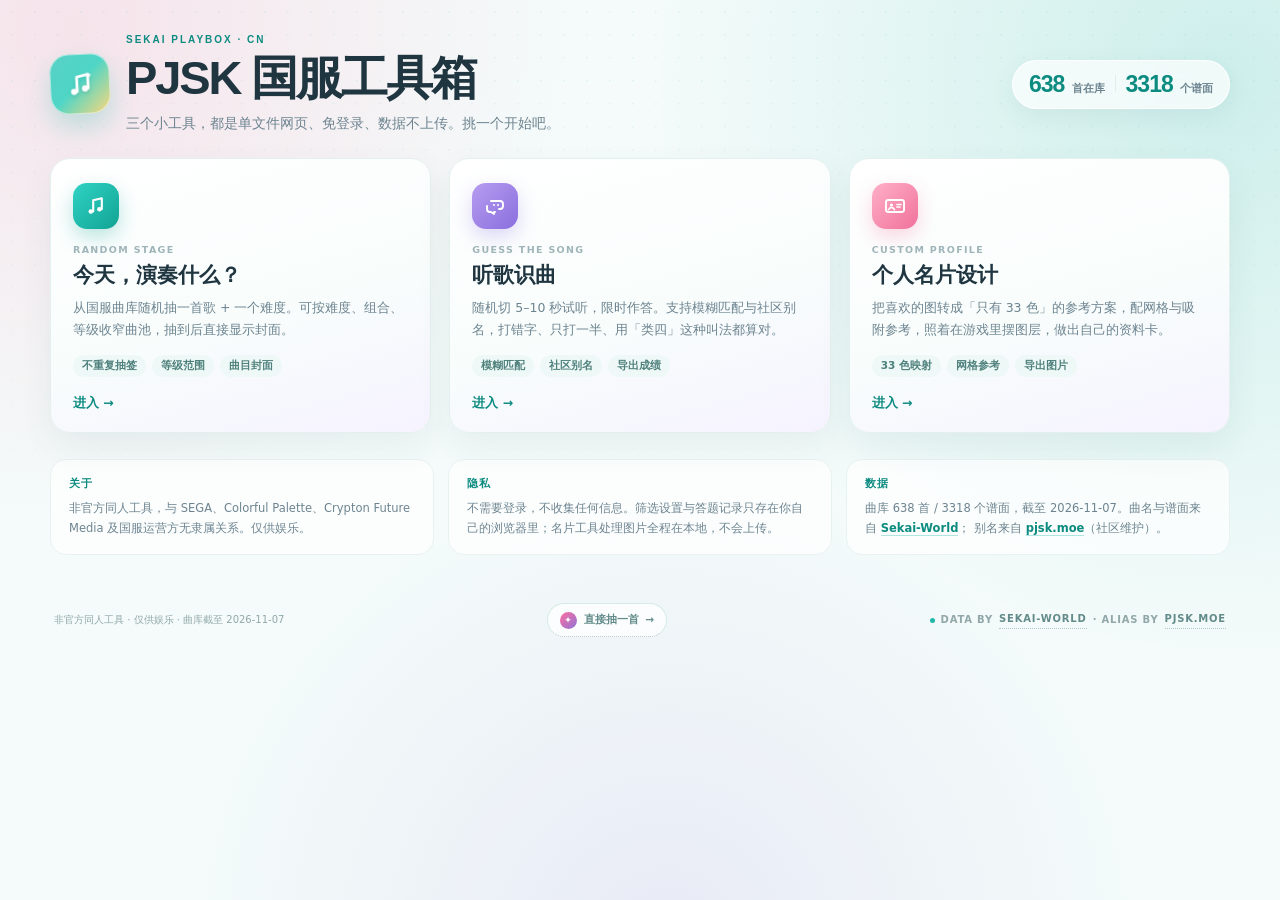
<file: index.html>
<!doctype html>
<html lang="zh-CN">
<head>
  <meta charset="utf-8">
  <meta name="viewport" content="width=device-width, initial-scale=1">
  <meta name="theme-color" content="#f4fbfa">
  <meta name="description" content="PJSK 国服工具箱：随机曲目抽签、听歌识曲、个人名片设计。">
  <title>PJSK 国服工具箱｜今天，演奏什么？</title>
  <link rel="icon" href="data:image/svg+xml,%3Csvg xmlns='http://www.w3.org/2000/svg' viewBox='0 0 64 64'%3E%3Crect width='64' height='64' rx='18' fill='%231fb8aa'/%3E%3Cpath d='M27 43V18l20-4v22' stroke='white' stroke-width='5' stroke-linecap='round' stroke-linejoin='round' fill='none'/%3E%3Ccircle cx='21' cy='44' r='6' fill='white'/%3E%3Ccircle cx='41' cy='37' r='6' fill='white'/%3E%3C/svg%3E">
  <style>
/* ============ PJSK 舞台随机抽签 · 样式 ============ */
:root {
  color-scheme: light;
  --bg: #f4fbfa;
  --paper: #ffffff;
  --ink: #1f3540;
  --muted: #6d8490;
  --faint: #90a5ab;
  --line: #e1efec;
  --teal: #1fb8aa;
  --teal-deep: #0c8b80;
  --pink: #ff6f9f;
  --yellow: #f4b942;
  --purple: #8f72d6;
  --shadow: 0 18px 50px rgba(29, 78, 81, 0.1);
  --shadow-soft: 0 8px 26px rgba(29, 78, 81, 0.07);
  --radius: 24px;
  --font: "Noto Sans SC", "PingFang SC", "Hiragino Sans GB", "Microsoft YaHei",
    system-ui, -apple-system, "Segoe UI", sans-serif;
  --display: "Trebuchet MS", "Arial Rounded MT Bold", "Noto Sans SC",
    "PingFang SC", "Microsoft YaHei", sans-serif;
}

* {
  box-sizing: border-box;
}

[hidden] {
  display: none !important;
}

html {
  min-height: 100%;
  scroll-behavior: smooth;
}

body {
  margin: 0;
  min-height: 100vh;
  color: var(--ink);
  font-family: var(--font);
  background:
    radial-gradient(circle at 6% 3%, rgba(255, 111, 159, 0.17), transparent 31rem),
    radial-gradient(circle at 96% 9%, rgba(31, 184, 170, 0.18), transparent 36rem),
    radial-gradient(circle at 52% 105%, rgba(143, 114, 214, 0.12), transparent 30rem),
    var(--bg);
  -webkit-font-smoothing: antialiased;
  text-rendering: optimizeLegibility;
}

body::before {
  content: "";
  position: fixed;
  inset: 0;
  pointer-events: none;
  z-index: 0;
  background-image: radial-gradient(rgba(31, 184, 170, 0.16) 1px, transparent 1px);
  background-size: 23px 23px;
  -webkit-mask-image: linear-gradient(to bottom, rgba(0, 0, 0, 0.55), transparent 68%);
  mask-image: linear-gradient(to bottom, rgba(0, 0, 0, 0.55), transparent 68%);
}

button,
input,
select {
  font: inherit;
}

button {
  -webkit-tap-highlight-color: transparent;
}

button:focus-visible,
input:focus-visible,
a:focus-visible {
  outline: 3px solid rgba(31, 184, 170, 0.45);
  outline-offset: 3px;
}

.app {
  position: relative;
  z-index: 1;
  width: min(1180px, calc(100% - 40px));
  margin: 0 auto;
  padding: 34px 0 26px;
}

/* ---------- 顶部 ---------- */
.hero {
  display: flex;
  align-items: center;
  justify-content: space-between;
  gap: 24px;
  flex-wrap: wrap;
  margin-bottom: 24px;
}

.brand {
  display: flex;
  align-items: center;
  gap: 16px;
  min-width: 0;
}

.brand-mark {
  width: 60px;
  height: 60px;
  flex: 0 0 auto;
  display: grid;
  place-items: center;
  border-radius: 19px;
  color: #fff;
  background:
    linear-gradient(135deg, rgba(255, 255, 255, 0.28), transparent 48%),
    linear-gradient(135deg, #1fc2b2 0%, #4fd6c6 48%, #ffd77a 100%);
  box-shadow:
    0 12px 26px rgba(31, 184, 170, 0.26),
    inset 0 0 0 1px rgba(255, 255, 255, 0.52);
  transform: rotate(-3deg);
}

.brand-mark svg {
  width: 31px;
  height: 31px;
  filter: drop-shadow(0 2px 2px rgba(13, 111, 103, 0.22));
}

.kicker {
  margin: 0 0 7px;
  color: var(--teal-deep);
  font: 800 10px/1.2 var(--display);
  letter-spacing: 0.2em;
  text-transform: uppercase;
}

.hero h1 {
  margin: 0;
  font-family: var(--display);
  font-size: clamp(30px, 4.4vw, 47px);
  line-height: 1.06;
  letter-spacing: -0.045em;
}

.lede {
  margin: 9px 0 0;
  color: var(--muted);
  font-size: 13.5px;
  line-height: 1.65;
}

.lib-badge {
  display: flex;
  align-items: baseline;
  gap: 7px;
  padding: 12px 16px;
  border: 1px solid rgba(255, 255, 255, 0.9);
  border-radius: 999px;
  background: rgba(255, 255, 255, 0.68);
  box-shadow: var(--shadow-soft);
  backdrop-filter: blur(10px);
  white-space: nowrap;
}

.lib-badge strong {
  color: var(--teal-deep);
  font: 800 23px/1 var(--display);
  letter-spacing: -0.04em;
}

.lib-badge span {
  color: var(--muted);
  font-size: 11px;
  font-weight: 700;
}

.lib-badge i {
  width: 1px;
  height: 17px;
  margin: 0 3px;
  background: var(--line);
}

/* ---------- 布局 ---------- */
.layout {
  display: grid;
  grid-template-columns: minmax(0, 1.42fr) minmax(320px, 0.82fr);
  gap: 22px;
  align-items: start;
}

.card {
  background: rgba(255, 255, 255, 0.9);
  border: 1px solid rgba(255, 255, 255, 0.96);
  border-radius: var(--radius);
  box-shadow: var(--shadow);
  backdrop-filter: blur(10px);
}

/* ---------- 抽签舞台 ---------- */
.stage {
  position: relative;
  overflow: hidden;
  padding: 22px;
}

.stage::before {
  content: "";
  position: absolute;
  inset: 0 0 auto;
  height: 5px;
  background: linear-gradient(
    90deg,
    var(--teal) 0 24%,
    #70dfd2 24% 40%,
    #ffd36b 40% 57%,
    var(--pink) 57% 76%,
    var(--purple) 76% 100%
  );
  opacity: 0.88;
}

.stage::after {
  content: "";
  position: absolute;
  width: 230px;
  height: 230px;
  right: -95px;
  top: -120px;
  border-radius: 50%;
  background: radial-gradient(circle, rgba(31, 184, 170, 0.13), transparent 68%);
  pointer-events: none;
}

.stage-top {
  position: relative;
  z-index: 1;
  display: flex;
  align-items: center;
  justify-content: space-between;
  gap: 12px;
  flex-wrap: wrap;
  margin-bottom: 14px;
}

.stage-label {
  display: inline-flex;
  align-items: center;
  gap: 8px;
  color: var(--teal-deep);
  font: 800 10px/1 var(--display);
  letter-spacing: 0.17em;
}

.stage-label::before {
  content: "";
  width: 7px;
  height: 7px;
  border-radius: 50%;
  background: var(--teal);
  box-shadow: 0 0 0 4px rgba(31, 184, 170, 0.12);
}

.segmented {
  display: inline-flex;
  padding: 3px;
  border: 1px solid var(--line);
  border-radius: 999px;
  background: #f7fcfb;
}

.segmented button {
  border: 0;
  border-radius: 999px;
  background: transparent;
  color: var(--faint);
  padding: 6px 10px;
  font-size: 11px;
  font-weight: 800;
  line-height: 1;
  cursor: pointer;
  transition: 0.18s ease;
}

.segmented button:hover {
  color: var(--teal-deep);
}

.segmented button[aria-pressed="true"] {
  color: #fff;
  background: var(--teal);
  box-shadow: 0 3px 9px rgba(31, 184, 170, 0.24);
}

/* 结果面板 */
.result {
  position: relative;
  min-height: 318px;
  display: flex;
  flex-direction: column;
  justify-content: center;
  padding: 23px;
  overflow: hidden;
  border: 1px solid #dceeea;
  border-radius: 20px;
  background:
    linear-gradient(135deg, rgba(255, 255, 255, 0.7), transparent 55%),
    linear-gradient(145deg, #f7fdfc 0%, #eefaf7 54%, #fbf6ff 100%);
}

.result::before {
  content: "";
  position: absolute;
  inset: 0;
  background-image:
    linear-gradient(rgba(31, 184, 170, 0.045) 1px, transparent 1px),
    linear-gradient(90deg, rgba(31, 184, 170, 0.045) 1px, transparent 1px);
  background-size: 36px 36px;
  -webkit-mask-image: radial-gradient(circle at 72% 30%, #000, transparent 76%);
  mask-image: radial-gradient(circle at 72% 30%, #000, transparent 76%);
  pointer-events: none;
}

.result::after {
  content: "♪";
  position: absolute;
  right: 1px;
  bottom: -53px;
  color: rgba(31, 184, 170, 0.075);
  font: 900 230px/1 var(--display);
  transform: rotate(-12deg);
  pointer-events: none;
}

.result-placeholder {
  position: relative;
  z-index: 1;
  display: flex;
  flex-direction: column;
  align-items: center;
  text-align: center;
  padding: 16px 8px;
}

.disc {
  position: relative;
  width: 92px;
  height: 92px;
  display: grid;
  place-items: center;
  border-radius: 50%;
  color: #fff;
  background:
    repeating-radial-gradient(circle at center, transparent 0 8px, rgba(255, 255, 255, 0.12) 8px 9px),
    linear-gradient(135deg, #26c4b5, #76ded2 62%, #ffd36b);
  box-shadow:
    0 18px 34px rgba(31, 184, 170, 0.22),
    inset 0 0 0 7px rgba(255, 255, 255, 0.3);
  animation: floaty 5s ease-in-out infinite;
}

.disc::after {
  content: "";
  position: absolute;
  width: 17px;
  height: 17px;
  border-radius: 50%;
  background: rgba(255, 255, 255, 0.92);
  box-shadow: inset 0 0 0 4px rgba(31, 184, 170, 0.16);
}

.disc svg {
  width: 34px;
  height: 34px;
  margin-top: -22px;
  filter: drop-shadow(0 2px 2px rgba(12, 111, 103, 0.2));
}

.placeholder-title {
  margin: 21px 0 6px;
  font: 800 20px/1.25 var(--display);
  letter-spacing: -0.025em;
}

.placeholder-sub {
  margin: 0;
  max-width: 330px;
  color: var(--muted);
  font-size: 12.5px;
  line-height: 1.8;
}

.placeholder-spark {
  display: flex;
  gap: 7px;
  margin-top: 15px;
}

.placeholder-spark i {
  width: 6px;
  height: 6px;
  border-radius: 50%;
  background: var(--teal);
  opacity: 0.45;
}

.placeholder-spark i:nth-child(2) {
  background: var(--pink);
  opacity: 0.62;
}

.placeholder-spark i:nth-child(3) {
  background: var(--yellow);
  opacity: 0.82;
}

.result-content {
  position: relative;
  z-index: 1;
}

.result-inner {
  display: flex;
  align-items: center;
  gap: 22px;
  min-width: 0;
}

.cover {
  position: relative;
  flex: 0 0 auto;
  width: 112px;
  aspect-ratio: 1;
  display: grid;
  place-items: center;
  overflow: hidden;
  border-radius: 22px;
  background: linear-gradient(135deg, var(--cover-a, #1fb8aa), var(--cover-b, #7de1d5));
  box-shadow:
    0 14px 30px rgba(31, 92, 88, 0.2),
    inset 0 0 0 1px rgba(255, 255, 255, 0.36);
}

.cover::before {
  content: "";
  position: absolute;
  inset: 9px;
  border: 1px solid rgba(255, 255, 255, 0.28);
  border-radius: 15px;
}

.cover::after {
  content: "";
  position: absolute;
  width: 150%;
  height: 34px;
  top: 12%;
  left: -24%;
  background: rgba(255, 255, 255, 0.14);
  transform: rotate(-25deg);
}

.cover-note {
  position: relative;
  z-index: 1;
  color: #fff;
  font: 900 49px/1 var(--display);
  text-shadow: 0 3px 12px rgba(20, 75, 72, 0.2);
}

.cover-append {
  position: absolute;
  z-index: 2;
  left: 50%;
  bottom: 7px;
  transform: translateX(-50%);
  padding: 3px 6px;
  border-radius: 5px;
  background: rgba(255, 255, 255, 0.88);
  color: #b23d78;
  font: 900 8px/1 var(--display);
  letter-spacing: 0.11em;
}

.result-copy {
  min-width: 0;
  flex: 1;
}

.result-kicker {
  display: flex;
  align-items: center;
  flex-wrap: wrap;
  gap: 8px;
  color: var(--faint);
  font-size: 10.5px;
  font-weight: 800;
  letter-spacing: 0.08em;
}

.result-kicker .dot-sep {
  width: 3px;
  height: 3px;
  border-radius: 50%;
  background: #b9cfcb;
}

.song-title {
  margin: 8px 0 5px;
  font-family: var(--display);
  font-size: clamp(24px, 3.7vw, 39px);
  line-height: 1.16;
  letter-spacing: -0.045em;
  overflow-wrap: anywhere;
}

.song-original {
  margin: 0;
  color: var(--muted);
  font-size: 12.5px;
  line-height: 1.6;
  overflow-wrap: anywhere;
}

.result-tags {
  display: flex;
  flex-wrap: wrap;
  align-items: center;
  gap: 7px;
  margin-top: 15px;
}

.diff-badge {
  display: inline-flex;
  align-items: center;
  gap: 8px;
  padding: 7px 11px;
  border: 1px solid var(--diff-bg);
  border-radius: 999px;
  color: var(--diff);
  background: var(--diff-bg);
  font: 900 10px/1 var(--display);
  letter-spacing: 0.08em;
}

.diff-badge b {
  font: 900 17px/1 var(--display);
  letter-spacing: -0.03em;
}

.diff-easy {
  --diff: #257f4f;
  --diff-bg: #e2f6ea;
}
.diff-normal {
  --diff: #286fb3;
  --diff-bg: #e3f0fd;
}
.diff-hard {
  --diff: #a96f12;
  --diff-bg: #fff2d8;
}
.diff-expert {
  --diff: #bd3f3f;
  --diff-bg: #fde8e8;
}
.diff-master {
  --diff: #7448b1;
  --diff-bg: #f0e8fc;
}
.diff-append {
  --diff: #ad3d72;
  --diff-bg: linear-gradient(120deg, #ffe6f1, #ece8ff 52%, #e4fbf7);
  border-color: #f1d4e4;
}

.tag {
  display: inline-flex;
  align-items: center;
  gap: 5px;
  padding: 6px 9px;
  border: 1px solid #e4efed;
  border-radius: 999px;
  color: #5c747c;
  background: rgba(255, 255, 255, 0.72);
  font-size: 10.5px;
  font-weight: 800;
  line-height: 1;
}

.tag::before {
  content: "";
  width: 5px;
  height: 5px;
  border-radius: 50%;
  background: var(--tag-color, var(--teal));
}

.result-foot {
  display: flex;
  align-items: center;
  justify-content: space-between;
  gap: 12px;
  flex-wrap: wrap;
  margin-top: 17px;
  padding-top: 13px;
  border-top: 1px dashed #d4e8e3;
  color: var(--faint);
  font-size: 10.5px;
}

.result-foot .mini-action {
  padding: 7px 10px;
  border: 1px solid #daebe7;
  border-radius: 9px;
  color: var(--teal-deep);
  background: rgba(255, 255, 255, 0.68);
  font-size: 11px;
  font-weight: 800;
  cursor: pointer;
  transition: 0.16s ease;
}

.result-foot .mini-action:hover {
  border-color: #9eddd4;
  background: #f0fbf8;
}

.result.reveal .result-inner {
  animation: reveal-up 0.52s cubic-bezier(0.2, 0.8, 0.2, 1) both;
}

.result.reveal .result-foot {
  animation: reveal-up 0.52s cubic-bezier(0.2, 0.8, 0.2, 1) 0.05s both;
}

/* 抽签按钮 */
.draw-btn {
  position: relative;
  z-index: 1;
  width: 100%;
  margin-top: 15px;
  padding: 17px 19px;
  display: flex;
  align-items: center;
  justify-content: center;
  gap: 11px;
  border: 0;
  border-radius: 18px;
  color: #fff;
  background:
    linear-gradient(135deg, rgba(255, 255, 255, 0.18), transparent 45%),
    linear-gradient(135deg, #20c3b4, #0b9488);
  box-shadow:
    0 14px 28px rgba(12, 143, 131, 0.26),
    inset 0 0 0 1px rgba(255, 255, 255, 0.18);
  font: 900 17px/1 var(--display);
  letter-spacing: 0.02em;
  cursor: pointer;
  transition:
    transform 0.18s ease,
    box-shadow 0.18s ease,
    filter 0.18s ease;
}

.draw-btn:hover:not(:disabled) {
  transform: translateY(-2px);
  box-shadow:
    0 18px 32px rgba(12, 143, 131, 0.31),
    inset 0 0 0 1px rgba(255, 255, 255, 0.22);
  filter: saturate(1.05);
}

.draw-btn:active:not(:disabled) {
  transform: translateY(0) scale(0.994);
  box-shadow: 0 9px 18px rgba(12, 143, 131, 0.23);
}

.draw-btn:disabled {
  cursor: not-allowed;
  opacity: 0.58;
  box-shadow: none;
  transform: none;
}

.draw-btn .btn-icon {
  display: grid;
  place-items: center;
  width: 24px;
  height: 24px;
  border-radius: 50%;
  background: rgba(255, 255, 255, 0.18);
  font-size: 14px;
}

.draw-btn .key {
  margin-left: 3px;
  padding: 4px 6px;
  border: 1px solid rgba(255, 255, 255, 0.42);
  border-radius: 6px;
  color: rgba(255, 255, 255, 0.82);
  font: 800 9px/1 var(--display);
  letter-spacing: 0.08em;
}

.draw-btn.is-drawing .btn-icon {
  animation: spin 0.9s linear infinite;
}

.draw-hint {
  position: relative;
  z-index: 1;
  min-height: 17px;
  margin: 9px 0 0;
  color: var(--faint);
  font-size: 10.5px;
  line-height: 1.55;
  text-align: center;
}

.actions-row {
  position: relative;
  z-index: 1;
  display: flex;
  align-items: center;
  justify-content: space-between;
  gap: 10px;
  flex-wrap: wrap;
  margin-top: 12px;
}

.switch {
  display: inline-flex;
  align-items: center;
  gap: 9px;
  color: var(--muted);
  font-size: 12px;
  font-weight: 700;
  cursor: pointer;
  user-select: none;
}

.switch input {
  position: absolute;
  width: 1px;
  height: 1px;
  opacity: 0;
}

.switch-track {
  position: relative;
  width: 38px;
  height: 22px;
  flex: 0 0 auto;
  border-radius: 999px;
  background: #dbe9e6;
  transition: 0.2s ease;
}

.switch-track::after {
  content: "";
  position: absolute;
  top: 3px;
  left: 3px;
  width: 16px;
  height: 16px;
  border-radius: 50%;
  background: #fff;
  box-shadow: 0 1px 4px rgba(20, 70, 66, 0.18);
  transition: 0.2s ease;
}

.switch input:checked + .switch-track {
  background: var(--teal);
}

.switch input:checked + .switch-track::after {
  transform: translateX(16px);
}

.switch input:focus-visible + .switch-track {
  outline: 3px solid rgba(31, 184, 170, 0.35);
  outline-offset: 2px;
}

.ghost-btn {
  border: 0;
  border-radius: 9px;
  padding: 7px 9px;
  color: var(--teal-deep);
  background: transparent;
  font-size: 11px;
  font-weight: 800;
  cursor: pointer;
  transition: 0.16s ease;
}

.ghost-btn:hover {
  background: #eafaf6;
}

.ghost-btn:disabled {
  color: #b4c7c4;
  cursor: not-allowed;
  background: transparent;
}

/* 历史 */
.history {
  position: relative;
  z-index: 1;
  margin-top: 17px;
  padding-top: 14px;
  border-top: 1px dashed #e2efec;
}

.history-head {
  display: flex;
  align-items: center;
  justify-content: space-between;
  gap: 12px;
  margin-bottom: 8px;
  color: var(--faint);
  font-size: 10px;
  font-weight: 800;
  letter-spacing: 0.08em;
}

.history-list {
  display: flex;
  gap: 8px;
  overflow-x: auto;
  padding: 1px 1px 5px;
  scrollbar-width: thin;
  scrollbar-color: #c6e4df transparent;
}

.history-list::-webkit-scrollbar {
  height: 5px;
}

.history-list::-webkit-scrollbar-thumb {
  border-radius: 999px;
  background: #c6e4df;
}

.history-empty {
  color: #a1b5b7;
  font-size: 11px;
  padding: 4px 0;
}

.history-item {
  flex: 0 0 auto;
  max-width: 245px;
  padding: 8px 10px;
  border: 1px solid #e2efec;
  border-radius: 11px;
  color: var(--ink);
  background: #fbfefd;
  text-align: left;
  cursor: pointer;
  transition: 0.16s ease;
}

.history-item:hover {
  border-color: #b9dfd7;
  background: #f4fcfa;
  transform: translateY(-1px);
}

.history-item strong {
  display: block;
  max-width: 220px;
  overflow: hidden;
  text-overflow: ellipsis;
  white-space: nowrap;
  font-size: 11.5px;
  font-weight: 800;
}

.history-item span {
  display: block;
  margin-top: 4px;
  color: var(--faint);
  font-size: 9.5px;
  font-weight: 700;
  letter-spacing: 0.02em;
}

/* ---------- 筛选面板 ---------- */
.filters {
  padding: 22px;
}

.filters-head {
  display: flex;
  align-items: flex-start;
  justify-content: space-between;
  gap: 12px;
  padding-bottom: 15px;
  border-bottom: 1px solid #edf5f3;
}

.filters-head h2 {
  margin: 0;
  font: 800 20px/1.2 var(--display);
  letter-spacing: -0.03em;
}

.filters-head p {
  margin: 5px 0 0;
  color: var(--faint);
  font-size: 10.5px;
}

.reset-link {
  flex: 0 0 auto;
  margin-top: 1px;
  padding: 6px 8px;
  border: 0;
  border-radius: 8px;
  color: var(--teal-deep);
  background: #eefaf7;
  font-size: 10.5px;
  font-weight: 800;
  cursor: pointer;
  transition: 0.16s ease;
}

.reset-link:hover {
  background: #def7f2;
}

.filter-group {
  padding-top: 17px;
}

.filter-group + .filter-group {
  margin-top: 16px;
  border-top: 1px dashed #e6f1ef;
}

.label-row {
  display: flex;
  align-items: baseline;
  justify-content: space-between;
  gap: 10px;
  margin-bottom: 9px;
}

.label-row h3 {
  margin: 0;
  color: #39545b;
  font-size: 12px;
  font-weight: 900;
  letter-spacing: 0.02em;
}

.label-row span {
  color: var(--faint);
  font-size: 10px;
}

.chips {
  display: flex;
  flex-wrap: wrap;
  gap: 7px;
}

.chip {
  display: inline-flex;
  align-items: center;
  gap: 6px;
  min-height: 31px;
  padding: 6px 9px;
  border: 1px solid #deece9;
  border-radius: 999px;
  color: #567078;
  background: #fbfefd;
  font-size: 11px;
  font-weight: 800;
  line-height: 1;
  cursor: pointer;
  transition:
    transform 0.15s ease,
    border-color 0.15s ease,
    background 0.15s ease,
    opacity 0.15s ease;
}

.chip:hover {
  transform: translateY(-1px);
  border-color: #b7ddd6;
}

.chip-dot {
  width: 6px;
  height: 6px;
  flex: 0 0 auto;
  border-radius: 50%;
  background: var(--accent, var(--teal));
}

.chip-count {
  color: #9ab0b1;
  font-size: 9.5px;
  font-weight: 700;
  font-variant-numeric: tabular-nums;
}

.chip[aria-pressed="false"] {
  opacity: 0.52;
  background: #ffffff;
}

.chip[aria-pressed="true"] {
  color: #176f68;
  border-color: #9adfd4;
  background: #ecfbf7;
  box-shadow: inset 0 0 0 1px rgba(255, 255, 255, 0.6);
}

.chip[aria-pressed="true"] .chip-dot {
  box-shadow: 0 0 0 3px color-mix(in srgb, var(--accent, var(--teal)) 18%, transparent);
}

.chip[aria-pressed="true"] .chip-count {
  color: #5f9b94;
}

/* 等级 */
.level-range {
  display: flex;
  align-items: center;
  gap: 8px;
}

.level-field {
  flex: 1;
  display: flex;
  align-items: center;
  gap: 6px;
  min-width: 0;
  padding: 6px 9px;
  border: 1px solid #deece9;
  border-radius: 11px;
  background: #fbfefd;
}

.level-field label {
  flex: 0 0 auto;
  color: var(--faint);
  font-size: 9.5px;
  font-weight: 800;
}

.level-field input {
  width: 100%;
  min-width: 0;
  padding: 0;
  border: 0;
  outline: 0;
  color: var(--ink);
  background: transparent;
  font: 900 17px/1.3 var(--display);
  text-align: center;
  font-variant-numeric: tabular-nums;
}

.level-field input::-webkit-inner-spin-button,
.level-field input::-webkit-outer-spin-button {
  opacity: 0.45;
}

.level-tilde {
  color: #adc0c1;
  font-size: 11px;
  font-weight: 800;
}

.all-level {
  display: block;
  margin: 7px 0 0 auto;
  padding: 4px 0;
  border: 0;
  color: var(--teal-deep);
  background: transparent;
  font-size: 10px;
  font-weight: 800;
  cursor: pointer;
}

.all-level:hover {
  text-decoration: underline;
}

/* 曲池摘要 */
.pool-box {
  margin-top: 18px;
  padding: 14px;
  border: 1px solid #daeeea;
  border-radius: 15px;
  background:
    radial-gradient(circle at 100% 0%, rgba(255, 111, 159, 0.09), transparent 9rem),
    linear-gradient(135deg, #f1fbf8, #f8f5ff);
}

.pool-label {
  display: flex;
  align-items: center;
  gap: 6px;
  color: var(--teal-deep);
  font-size: 9.5px;
  font-weight: 900;
  letter-spacing: 0.12em;
}

.pool-label::before {
  content: "";
  width: 5px;
  height: 5px;
  border-radius: 50%;
  background: var(--pink);
}

.pool-line {
  display: flex;
  align-items: baseline;
  gap: 5px;
  margin-top: 5px;
}

.pool-count {
  color: var(--teal-deep);
  font: 900 31px/1 var(--display);
  letter-spacing: -0.05em;
  font-variant-numeric: tabular-nums;
}

.pool-chart {
  color: #7d6bb5;
  font-size: 20px;
  letter-spacing: -0.04em;
}

.sr-only {
  position: absolute !important;
  width: 1px !important;
  height: 1px !important;
  padding: 0 !important;
  margin: -1px !important;
  overflow: hidden !important;
  clip: rect(0, 0, 0, 0) !important;
  white-space: nowrap !important;
  border: 0 !important;
}

.pool-unit {
  color: #5f7b80;
  font-size: 11px;
  font-weight: 800;
}

.pool-slash {
  margin: 0 3px;
  color: #c1d3d0;
}

.pool-sub {
  margin: 5px 0 0;
  color: var(--faint);
  font-size: 10px;
  line-height: 1.55;
}

.pool-sub b {
  color: #5f7b80;
  font-weight: 800;
  font-variant-numeric: tabular-nums;
}

.view-pool {
  width: 100%;
  margin-top: 9px;
  padding: 9px 11px;
  border: 1px solid #d6eae5;
  border-radius: 10px;
  color: var(--teal-deep);
  background: rgba(255, 255, 255, 0.64);
  font-size: 10.5px;
  font-weight: 900;
  cursor: pointer;
  transition: 0.16s ease;
}

.view-pool:hover {
  border-color: #9fdcd2;
  background: #fff;
}

.note {
  margin: 13px 0 0;
  color: #8fa5a8;
  font-size: 10px;
  line-height: 1.75;
}

.note b {
  color: #5d7b80;
  font-weight: 800;
}

/* ---------- 页脚 ---------- */
.footer {
  display: flex;
  align-items: center;
  justify-content: space-between;
  gap: 12px;
  flex-wrap: wrap;
  padding: 24px 4px 0;
  color: #91a7aa;
  font-size: 10px;
  line-height: 1.65;
}

.footer a {
  color: #638b8a;
  text-decoration: none;
  border-bottom: 1px dotted rgba(99, 139, 138, 0.45);
}

.footer a:hover {
  color: var(--teal-deep);
}

.sibling-link {
  display: inline-flex;
  align-items: center;
  gap: 7px;
  padding: 7px 12px;
  border: 1px solid #d7ebe6;
  border-radius: 999px;
  color: var(--teal-deep);
  background: rgba(255, 255, 255, 0.72);
  font-size: 10.5px;
  font-weight: 800;
  text-decoration: none;
  border-bottom: 1px solid #d7ebe6;
  transition: 0.16s ease;
}

.sibling-link:hover {
  border-color: #9adfd4;
  background: #fff;
  transform: translateY(-1px);
}

.sibling-icon {
  display: grid;
  place-items: center;
  width: 17px;
  height: 17px;
  border-radius: 50%;
  color: #fff;
  background: linear-gradient(135deg, var(--pink), var(--purple));
  font-size: 9px;
}

.footer .footer-mark {
  display: inline-flex;
  align-items: center;
  gap: 6px;
  font-weight: 800;
  letter-spacing: 0.08em;
}

.footer .footer-mark i {
  width: 5px;
  height: 5px;
  border-radius: 50%;
  background: var(--teal);
}

/* ---------- 曲池弹窗 ---------- */
dialog {
  width: min(900px, calc(100% - 28px));
  max-height: min(84vh, 900px);
  padding: 0;
  border: 0;
  border-radius: 24px;
  color: var(--ink);
  background: #fff;
  box-shadow: 0 30px 90px rgba(16, 52, 55, 0.3);
  overflow: hidden;
}

dialog::backdrop {
  background: rgba(15, 40, 43, 0.4);
  backdrop-filter: blur(5px);
}

.dialog-shell {
  display: flex;
  flex-direction: column;
  max-height: min(84vh, 900px);
}

.dialog-head {
  display: flex;
  align-items: flex-start;
  justify-content: space-between;
  gap: 16px;
  padding: 21px 23px 14px;
  border-bottom: 1px solid #edf5f3;
  background: #fff;
}

.dialog-head h2 {
  margin: 0;
  font: 900 25px/1.15 var(--display);
  letter-spacing: -0.035em;
}

.dialog-head p:not(.kicker) {
  margin: 6px 0 0;
  color: var(--faint);
  font-size: 10.5px;
}

.dialog-close {
  display: grid;
  place-items: center;
  width: 34px;
  height: 34px;
  flex: 0 0 auto;
  border: 1px solid #e1efec;
  border-radius: 50%;
  color: #678184;
  background: #f9fdfc;
  font-size: 20px;
  line-height: 1;
  cursor: pointer;
  transition: 0.16s ease;
}

.dialog-close:hover {
  border-color: #b8ddd6;
  color: var(--teal-deep);
  background: #eefaf7;
}

.dialog-tools {
  padding: 12px 23px;
  border-bottom: 1px solid #f0f6f5;
}

.dialog-tools input {
  width: 100%;
  padding: 10px 13px;
  border: 1px solid #dfedeb;
  border-radius: 11px;
  color: var(--ink);
  background: #fbfefd;
  font-size: 12px;
  outline: 0;
  transition: 0.16s ease;
}

.dialog-tools input:focus {
  border-color: #9adfd4;
  box-shadow: 0 0 0 3px rgba(31, 184, 170, 0.1);
}

.pool-list {
  overflow-y: auto;
  padding: 3px 23px 22px;
  scrollbar-width: thin;
  scrollbar-color: #c6e4df transparent;
}

.pool-list::-webkit-scrollbar {
  width: 7px;
}

.pool-list::-webkit-scrollbar-thumb {
  border-radius: 999px;
  background: #c6e4df;
}

.pool-row {
  display: grid;
  grid-template-columns: minmax(0, 1.6fr) minmax(120px, 0.9fr) auto;
  gap: 14px;
  align-items: center;
  padding: 12px 0;
  border-bottom: 1px solid #f0f6f5;
}

.pool-row:last-child {
  border-bottom: 0;
}

.pool-main {
  min-width: 0;
}

.pool-main h3 {
  margin: 0;
  overflow: hidden;
  color: #2b444c;
  font-size: 12.5px;
  font-weight: 800;
  line-height: 1.4;
  text-overflow: ellipsis;
  white-space: nowrap;
}

.pool-main p {
  margin: 3px 0 0;
  overflow: hidden;
  color: #9aafb2;
  font-size: 10px;
  line-height: 1.4;
  text-overflow: ellipsis;
  white-space: nowrap;
}

.pool-groups {
  display: flex;
  flex-wrap: wrap;
  gap: 4px;
}

.pool-group {
  display: inline-flex;
  align-items: center;
  gap: 4px;
  padding: 4px 6px;
  border-radius: 5px;
  color: #6b8185;
  background: #f6fbfa;
  font-size: 8.5px;
  font-weight: 800;
  line-height: 1;
  white-space: nowrap;
}

.pool-group::before {
  content: "";
  width: 4px;
  height: 4px;
  border-radius: 50%;
  background: var(--tag-color, var(--teal));
}

.pool-diffs {
  display: flex;
  flex-wrap: wrap;
  justify-content: flex-end;
  gap: 4px;
  max-width: 190px;
}

.mini-diff {
  min-width: 30px;
  padding: 3px 4px;
  border-radius: 5px;
  color: var(--diff);
  background: var(--diff-bg);
  font: 900 8px/1 var(--display);
  text-align: center;
  letter-spacing: 0.02em;
}

.pool-empty {
  padding: 44px 10px;
  color: #9aafb2;
  font-size: 12px;
  text-align: center;
}

/* ---------- Toast ---------- */
.toast {
  position: fixed;
  z-index: 10;
  left: 50%;
  bottom: 26px;
  max-width: calc(100% - 32px);
  padding: 10px 15px;
  border: 1px solid rgba(255, 255, 255, 0.2);
  border-radius: 999px;
  color: #fff;
  background: rgba(26, 54, 60, 0.92);
  box-shadow: 0 10px 30px rgba(18, 45, 48, 0.22);
  font-size: 11.5px;
  font-weight: 700;
  line-height: 1.4;
  opacity: 0;
  pointer-events: none;
  transform: translate(-50%, 12px);
  transition:
    opacity 0.22s ease,
    transform 0.22s ease;
  backdrop-filter: blur(8px);
}

.toast.show {
  opacity: 1;
  transform: translate(-50%, 0);
}

/* ---------- 动画 ---------- */
@keyframes floaty {
  0%,
  100% {
    transform: translateY(0) rotate(-2deg);
  }
  50% {
    transform: translateY(-7px) rotate(2deg);
  }
}

@keyframes spin {
  to {
    transform: rotate(360deg);
  }
}

@keyframes reveal-up {
  from {
    opacity: 0;
    transform: translateY(10px) scale(0.985);
  }
  to {
    opacity: 1;
    transform: translateY(0) scale(1);
  }
}

/* ---------- 响应式 ---------- */
@media (max-width: 920px) {
  .layout {
    grid-template-columns: 1fr;
  }

  .filters {
    padding: 20px;
  }

  .stage {
    padding: 19px;
  }

  .result {
    min-height: 300px;
  }
}

@media (max-width: 620px) {
  .app {
    width: min(100% - 24px, 1180px);
    padding-top: 22px;
  }

  .hero {
    gap: 15px;
    margin-bottom: 17px;
  }

  .brand {
    gap: 12px;
  }

  .brand-mark {
    width: 48px;
    height: 48px;
    border-radius: 15px;
  }

  .brand-mark svg {
    width: 25px;
    height: 25px;
  }

  .kicker {
    font-size: 8.5px;
    letter-spacing: 0.16em;
  }

  .hero h1 {
    font-size: 30px;
  }

  .lede {
    margin-top: 6px;
    font-size: 11.5px;
  }

  .lib-badge {
    padding: 8px 11px;
  }

  .lib-badge strong {
    font-size: 19px;
  }

  .lib-badge span {
    font-size: 10px;
  }

  .stage {
    padding: 15px;
    border-radius: 20px;
  }

  .result {
    min-height: 290px;
    padding: 17px;
    border-radius: 16px;
  }

  .result-inner {
    flex-direction: column;
    align-items: flex-start;
    gap: 15px;
  }

  .cover {
    width: 80px;
    border-radius: 16px;
  }

  .cover-note {
    font-size: 35px;
  }

  .cover::before {
    inset: 7px;
    border-radius: 11px;
  }

  .cover-append {
    bottom: 5px;
    font-size: 6.5px;
  }

  .song-title {
    margin-top: 6px;
    font-size: clamp(23px, 7.2vw, 32px);
  }

  .song-original {
    font-size: 11px;
  }

  .result-tags {
    margin-top: 12px;
  }

  .diff-badge {
    padding: 6px 9px;
    font-size: 9px;
  }

  .diff-badge b {
    font-size: 15px;
  }

  .tag {
    font-size: 9.5px;
    padding: 5px 7px;
  }

  .result-foot {
    margin-top: 13px;
    padding-top: 11px;
  }

  .draw-btn {
    padding: 15px;
    border-radius: 15px;
    font-size: 15.5px;
  }

  .draw-btn .key {
    display: none;
  }

  .actions-row {
    margin-top: 10px;
  }

  .filters {
    padding: 16px;
    border-radius: 20px;
  }

  .filters-head h2 {
    font-size: 18px;
  }

  .chip {
    min-height: 30px;
    font-size: 10.5px;
  }

  .pool-row {
    grid-template-columns: minmax(0, 1fr);
    gap: 6px;
    padding: 11px 0;
  }

  .pool-diffs {
    max-width: none;
    justify-content: flex-start;
  }

  .dialog-head {
    padding: 17px 16px 12px;
  }

  .dialog-tools {
    padding: 10px 16px;
  }

  .pool-list {
    padding: 2px 16px 18px;
  }

  .dialog-head h2 {
    font-size: 21px;
  }

  .footer {
    padding-top: 18px;
    font-size: 9px;
  }
}

@media (prefers-reduced-motion: reduce) {
  *,
  *::before,
  *::after {
    scroll-behavior: auto !important;
    animation-duration: 0.001ms !important;
    animation-iteration-count: 1 !important;
    transition-duration: 0.001ms !important;
  }
}


/* ---------- 曲目封面 ---------- */
.cover-img {
  position: absolute;
  inset: 0;
  width: 100%;
  height: 100%;
  object-fit: cover;
  border-radius: inherit;
}

.cover.has-img .cover-note {
  opacity: 0;
}

.cover-img[hidden] {
  display: none;
}

/* 封面就位后，APPEND 角标仍浮在上层 */
.cover.has-img .cover-append {
  z-index: 2;
}

/* ============ 主页：三个工具入口 ============ */
.home-grid {
  display: grid;
  grid-template-columns: repeat(auto-fit, minmax(300px, 1fr));
  gap: 18px;
  margin-bottom: 26px;
}

.home-card {
  position: relative;
  display: flex;
  flex-direction: column;
  padding: 24px 22px 20px;
  border: 1px solid #e3f0ee;
  border-radius: 20px;
  background: linear-gradient(165deg, #ffffff 0%, #f8fdfc 55%, #f6f3ff 100%);
  box-shadow: 0 14px 34px rgba(29, 78, 81, 0.07);
  color: inherit;
  text-decoration: none;
  transition: transform 0.18s ease, box-shadow 0.18s ease, border-color 0.18s ease;
}

.home-card::after {
  content: "";
  position: absolute;
  inset: 0;
  border-radius: inherit;
  background: linear-gradient(120deg, transparent 60%, rgba(31, 184, 170, 0.06));
  opacity: 0;
  transition: opacity 0.18s ease;
  pointer-events: none;
}

.home-card:hover {
  transform: translateY(-3px);
  border-color: #b9e6df;
  box-shadow: 0 20px 44px rgba(29, 78, 81, 0.12);
}

.home-card:hover::after {
  opacity: 1;
}

.home-card:focus-visible {
  outline: 3px solid rgba(31, 184, 170, 0.35);
  outline-offset: 3px;
}

.home-icon {
  display: grid;
  place-items: center;
  width: 46px;
  height: 46px;
  margin-bottom: 15px;
  border-radius: 14px;
  color: #fff;
}

.home-icon svg {
  width: 24px;
  height: 24px;
}

.home-icon-draw {
  background: linear-gradient(135deg, #2fd3c4, #12a394);
  box-shadow: 0 8px 20px rgba(18, 163, 148, 0.28);
}

.home-icon-quiz {
  background: linear-gradient(135deg, #b79cf0, #8a6ede);
  box-shadow: 0 8px 20px rgba(138, 110, 222, 0.28);
}

.home-icon-profile {
  background: linear-gradient(135deg, #ffb0c8, #f0719b);
  box-shadow: 0 8px 20px rgba(240, 113, 155, 0.28);
}

.home-kicker {
  margin: 0 0 6px;
  color: #9fb4b8;
  font-size: 9.5px;
  font-weight: 900;
  letter-spacing: 0.14em;
}

.home-card h2 {
  margin: 0 0 9px;
  color: var(--ink);
  font: 900 21px/1.3 var(--display);
}

.home-desc {
  margin: 0 0 14px;
  color: var(--muted);
  font-size: 12.5px;
  line-height: 1.75;
}

.home-tags {
  display: flex;
  flex-wrap: wrap;
  gap: 6px;
  margin: 0 0 18px;
  padding: 0;
  list-style: none;
}

.home-tags li {
  padding: 4px 9px;
  border-radius: 999px;
  background: #eef9f7;
  color: #4f807c;
  font-size: 10.5px;
  font-weight: 700;
}

.home-go {
  margin-top: auto;
  color: var(--teal-deep);
  font-size: 12.5px;
  font-weight: 900;
}

.home-card:hover .home-go {
  color: #0b9488;
}

/* 说明区 */
.home-notes {
  display: grid;
  grid-template-columns: repeat(auto-fit, minmax(240px, 1fr));
  gap: 14px;
  margin-bottom: 24px;
}

.home-note {
  padding: 16px 18px;
  border: 1px solid #e8f2f0;
  border-radius: 16px;
  background: rgba(255, 255, 255, 0.7);
}

.home-note h3 {
  margin: 0 0 7px;
  color: var(--teal-deep);
  font-size: 11px;
  font-weight: 900;
  letter-spacing: 0.08em;
}

.home-note p {
  margin: 0;
  color: var(--muted);
  font-size: 11.5px;
  line-height: 1.75;
}

.home-note a {
  color: var(--teal-deep);
  font-weight: 700;
  text-decoration: none;
  border-bottom: 1px solid rgba(31, 184, 170, 0.35);
}

.home-note a:hover {
  border-bottom-color: currentColor;
}

@media (max-width: 720px) {
  .home-grid {
    gap: 14px;
  }

  .home-card {
    padding: 20px 18px 17px;
  }

  .home-card h2 {
    font-size: 19px;
  }
}

  </style>
</head>
<body>
  <div class="app">
    <header class="hero">
      <div class="brand">
        <div class="brand-mark" aria-hidden="true">
          <svg viewBox="0 0 24 24" fill="none">
            <path d="M9.2 17.5V6.2l8.6-1.9v10.8" stroke="currentColor" stroke-width="2.15" stroke-linecap="round" stroke-linejoin="round"/>
            <circle cx="6.8" cy="17.5" r="2.4" fill="currentColor"/>
            <circle cx="15.4" cy="15.2" r="2.4" fill="currentColor"/>
            <path d="M18.9 3.2l.55 1.3 1.3.55-1.3.55-.55 1.3-.55-1.3-1.3-.55 1.3-.55.55-1.3z" fill="currentColor"/>
          </svg>
        </div>
        <div>
          <p class="kicker">SEKAI PLAYBOX · CN</p>
          <h1>PJSK 国服工具箱</h1>
          <p class="lede">三个小工具，都是单文件网页、免登录、数据不上传。挑一个开始吧。</p>
        </div>
      </div>
      <div class="lib-badge" aria-label="曲库规模">
        <strong id="heroSongCount">638</strong><span>首在库</span>
        <i aria-hidden="true"></i>
        <strong id="heroChartCount">3318</strong><span>个谱面</span>
      </div>
    </header>

    <main class="home-grid">
      <a class="home-card" href="draw.html">
        <div class="home-icon home-icon-draw" aria-hidden="true">
          <svg viewBox="0 0 24 24" fill="none">
            <path d="M9.2 17.5V6.2l8.6-1.9v10.8" stroke="currentColor" stroke-width="2.1" stroke-linecap="round" stroke-linejoin="round"/>
            <circle cx="6.8" cy="17.5" r="2.3" fill="currentColor"/>
            <circle cx="15.4" cy="15.2" r="2.3" fill="currentColor"/>
          </svg>
        </div>
        <p class="home-kicker">RANDOM STAGE</p>
        <h2>今天，演奏什么？</h2>
        <p class="home-desc">从国服曲库随机抽一首歌 + 一个难度。可按难度、组合、等级收窄曲池，抽到后直接显示封面。</p>
        <ul class="home-tags">
          <li>不重复抽签</li><li>等级范围</li><li>曲目封面</li>
        </ul>
        <span class="home-go">进入 <span aria-hidden="true">→</span></span>
      </a>

      <a class="home-card" href="quiz.html">
        <div class="home-icon home-icon-quiz" aria-hidden="true">
          <svg viewBox="0 0 24 24" fill="none">
            <path d="M4 12v3a3 3 0 0 0 3 3h1l3 2v-2h1" stroke="currentColor" stroke-width="1.9" stroke-linecap="round" stroke-linejoin="round"/>
            <path d="M8 7h9a3 3 0 0 1 3 3v2a3 3 0 0 1-3 3h-1" stroke="currentColor" stroke-width="1.9" stroke-linecap="round" stroke-linejoin="round"/>
            <circle cx="11" cy="11" r="1" fill="currentColor"/>
            <circle cx="15" cy="11" r="1" fill="currentColor"/>
          </svg>
        </div>
        <p class="home-kicker">GUESS THE SONG</p>
        <h2>听歌识曲</h2>
        <p class="home-desc">随机切 5–10 秒试听，限时作答。支持模糊匹配与社区别名，打错字、只打一半、用「类四」这种叫法都算对。</p>
        <ul class="home-tags">
          <li>模糊匹配</li><li>社区别名</li><li>导出成绩</li>
        </ul>
        <span class="home-go">进入 <span aria-hidden="true">→</span></span>
      </a>

      <a class="home-card" href="profile.html">
        <div class="home-icon home-icon-profile" aria-hidden="true">
          <svg viewBox="0 0 24 24" fill="none">
            <rect x="3" y="6" width="18" height="12" rx="2.2" stroke="currentColor" stroke-width="1.9"/>
            <circle cx="8.5" cy="11" r="1.6" fill="currentColor"/>
            <path d="M5.5 15.6c.9-1.5 2.1-2.2 3-2.2s2.1.7 3 2.2" stroke="currentColor" stroke-width="1.7" stroke-linecap="round"/>
            <path d="M14 10.5h4M14 13h3" stroke="currentColor" stroke-width="1.7" stroke-linecap="round"/>
          </svg>
        </div>
        <p class="home-kicker">CUSTOM PROFILE</p>
        <h2>个人名片设计</h2>
        <p class="home-desc">把喜欢的图转成「只有 33 色」的参考方案，配网格与吸附参考，照着在游戏里摆图层，做出自己的资料卡。</p>
        <ul class="home-tags">
          <li>33 色映射</li><li>网格参考</li><li>导出图片</li>
        </ul>
        <span class="home-go">进入 <span aria-hidden="true">→</span></span>
      </a>
    </main>

    <section class="home-notes">
      <div class="home-note">
        <h3>关于</h3>
        <p>非官方同人工具，与 SEGA、Colorful Palette、Crypton Future Media 及国服运营方无隶属关系。仅供娱乐。</p>
      </div>
      <div class="home-note">
        <h3>隐私</h3>
        <p>不需要登录，不收集任何信息。筛选设置与答题记录只存在你自己的浏览器里；名片工具处理图片全程在本地，不会上传。</p>
      </div>
      <div class="home-note">
        <h3>数据</h3>
        <p>曲库 <span id="noteSongCount">638</span> 首 / <span id="noteChartCount">3318</span> 个谱面，截至 <span id="noteDate">2026-11-07</span>。曲名与谱面来自
          <a href="https://github.com/Sekai-World/sekai-master-db-cn-diff" target="_blank" rel="noreferrer">Sekai-World</a>；
          别名来自 <a href="https://pjsk.moe/zh-cn/" target="_blank" rel="noreferrer">pjsk.moe</a>（社区维护）。</p>
      </div>
    </section>

    <footer class="footer">
      <span>非官方同人工具 · 仅供娱乐 · 曲库截至 <span id="dataDate">2026-11-07</span></span>
      <a class="sibling-link" href="draw.html">
        <span class="sibling-icon" aria-hidden="true">✦</span>
        <span>直接抽一首</span>
        <span aria-hidden="true">→</span>
      </a>
      <span class="footer-mark"><i aria-hidden="true"></i> DATA BY <a href="https://github.com/Sekai-World/sekai-master-db-cn-diff" target="_blank" rel="noreferrer">SEKAI-WORLD</a> · ALIAS BY <a href="https://pjsk.moe/zh-cn/" target="_blank" rel="noreferrer">PJSK.MOE</a></span>
    </footer>
  </div>

  <script type="application/json" id="libraryData">{"asOf":"2026-11-07","source":"https://github.com/Sekai-World/sekai-master-db-cn-diff","count":638,"songs":[{"i":601,"t":"ルマ","c":"Ruma","g":["idol"],"d":{"easy":7,"normal":12,"hard":18,"expert":26,"master":30},"p":"2026-11-03","av":["se_0601_01","vs_0601_01"],"qc":1},{"i":726,"t":"アルカリレットウセイ","c":"碱性劣等生","g":["vocaloid","other"],"d":{"easy":7,"normal":12,"hard":17,"expert":24,"master":30},"p":"2026-10-27","av":["vs_0726_01"],"qc":1},{"i":723,"t":"ラヴィ","c":"Lavie","g":["school_refusal","other"],"d":{"easy":8,"normal":13,"hard":19,"expert":26,"master":30},"p":"2026-10-26","av":["se_0723_01","vs_0723_01"],"qc":1},{"i":703,"t":"バイオレンストリガー","c":"暴力扳机","g":["street","other"],"d":{"easy":8,"normal":13,"hard":18,"expert":27,"master":31},"p":"2026-10-25","av":["se_0703_01","vs_0703_01"],"qc":1},{"i":659,"t":"あなたの空が泣くのなら","c":"あなたの空が泣くのなら","g":["idol"],"d":{"easy":5,"normal":11,"hard":15,"expert":21,"master":25},"p":"2026-10-21","av":["se_0659_01","vs_0659_01"],"qc":1},{"i":570,"t":"スター","c":"星光","g":["light_music_club"],"d":{"easy":7,"normal":12,"hard":18,"expert":25,"master":29},"p":"2026-10-19","av":["se_0570_01","vs_0570_01"],"qc":1},{"i":668,"t":"ネクラチューンサーカス","c":"阴暗音调马戏团","g":["vocaloid"],"d":{"easy":9,"normal":15,"hard":24,"expert":31,"master":34,"append":37},"p":"2026-10-10","av":["vs_0668_01"],"qc":1},{"i":677,"t":"アベリア","c":"Abelia","g":["vocaloid"],"d":{"easy":8,"normal":13,"hard":18,"expert":24,"master":31},"p":"2026-10-09","av":["vs_0677_01"],"qc":1},{"i":551,"t":"ロストアンブレラ","c":"Lost Umbrella","g":["school_refusal"],"d":{"easy":7,"normal":12,"hard":18,"expert":24,"master":30},"p":"2026-10-08","av":["se_0551_01","vs_0551_01"],"qc":1},{"i":666,"t":"少女A","c":"少女A","g":["vocaloid"],"d":{"easy":8,"normal":12,"hard":17,"expert":24,"master":30},"p":"2026-10-07","av":["vs_0666_01"],"qc":1},{"i":667,"t":"㋰責任集合体","c":"无责任集合体","g":["vocaloid"],"d":{"easy":6,"normal":13,"hard":17,"expert":24,"master":29},"p":"2026-10-06","av":["vs_0667_01"],"qc":1},{"i":664,"t":"人マニア","c":"人狂热者","g":["theme_park"],"d":{"easy":8,"normal":13,"hard":18,"expert":26,"master":30},"p":"2026-10-05","av":["se_0664_01","vs_0664_01"],"qc":1},{"i":669,"t":"げんてん","c":"原点","g":["vocaloid"],"d":{"easy":6,"normal":12,"hard":19,"expert":26,"master":31},"p":"2026-10-04","av":["vs_0669_01"],"qc":1},{"i":652,"t":"カレシのジュード","c":"カレシのジュード","g":["vocaloid"],"d":{"easy":7,"normal":12,"hard":17,"expert":26,"master":30},"p":"2026-10-03","av":["vs_0652_01"],"qc":1},{"i":637,"t":"笑えたらえーやん！","c":"笑口常开好运来！","g":["vocaloid"],"d":{"easy":8,"normal":13,"hard":17,"expert":25,"master":30},"p":"2026-10-02","av":["vs_0637_01"],"qc":1},{"i":798,"t":"When Enemies Collapse","c":"When Enemies Collapse","g":["other"],"d":{"easy":7,"normal":13,"hard":18,"expert":27,"master":32},"p":"2026-10-01","av":["in_0798_01"],"qc":0},{"i":800,"t":"Remnath","c":"Remnath","g":["other"],"d":{"easy":8,"normal":14,"hard":22,"expert":27,"master":33},"p":"2026-09-30","av":["in_0800_01"],"qc":0},{"i":801,"t":"ln(guis·tics)","c":"ln(guis·tics)","g":["other"],"d":{"easy":7,"normal":13,"hard":21,"expert":28,"master":33},"p":"2026-09-29","av":["in_0801_01"],"qc":0},{"i":799,"t":"The Encounter Code","c":"The Encounter Code","g":["other"],"d":{"easy":9,"normal":13,"hard":23,"expert":28,"master":32},"p":"2026-09-28","av":["in_0799_01"],"qc":0},{"i":11018,"t":"絶景","c":"四时风华","g":["vocaloid"],"d":{"easy":7,"normal":12,"hard":17,"expert":25,"master":30},"p":"2026-09-26","av":["vs_11018_01"],"qc":0},{"i":585,"t":"ペンタトニック","c":"Pentatonic","g":["light_music_club","idol","street","theme_park","school_refusal","vocaloid","other"],"d":{"easy":7,"normal":14,"hard":18,"expert":25,"master":30,"append":31},"p":"2026-09-24","av":["se_0585_01","se_0585_03","se_0585_04"],"qc":1},{"i":651,"t":"ホワイトハッピー","c":"ホワイトハッピー","g":["vocaloid"],"d":{"easy":7,"normal":12,"hard":18,"expert":26,"master":30},"p":"2026-09-20","av":["vs_0651_01"],"qc":1},{"i":672,"t":"ハウトゥー世界征服","c":"How to 征服世界","g":["street"],"d":{"easy":8,"normal":13,"hard":17,"expert":24,"master":29},"p":"2026-09-15","av":["se_0672_01","vs_0672_01"],"qc":1},{"i":644,"t":"生きる","c":"生","g":["school_refusal"],"d":{"easy":5,"normal":11,"hard":16,"expert":22,"master":27,"append":32},"p":"2026-09-10","av":["se_0644_01","vs_0644_01"],"qc":1},{"i":663,"t":"ヴィーナス","c":"维纳斯","g":["vocaloid"],"d":{"easy":8,"normal":13,"hard":18,"expert":26,"master":30},"p":"2026-09-05","av":["vs_0663_01"],"qc":1},{"i":629,"t":"8.32","c":"8.32","g":["idol"],"d":{"easy":5,"normal":12,"hard":17,"expert":24,"master":28},"p":"2026-09-01","av":["se_0629_01","vs_0629_01","an_0629_01"],"qc":1},{"i":699,"t":"Catch the Wave","c":"Catch the Wave","g":["vocaloid"],"d":{"easy":7,"normal":12,"hard":18,"expert":23,"master":27},"p":"2026-08-31","av":["vs_0699_01"],"qc":1},{"i":649,"t":"サヨナラ天国また来て地獄","c":"天堂再见，地狱再会","g":["theme_park"],"d":{"easy":6,"normal":11,"hard":17,"expert":26,"master":30},"p":"2026-08-30","av":["se_0649_01"],"qc":1},{"i":572,"t":"飾って","c":"装饰","g":["school_refusal"],"d":{"easy":5,"normal":10,"hard":16,"expert":22,"master":27},"p":"2026-08-28","av":["se_0572_01","vs_0572_01","an_0572_01"],"qc":1},{"i":803,"t":"空に免じて","c":"念及长空","g":["vocaloid"],"d":{"easy":5,"normal":12,"hard":16,"expert":22,"master":26},"p":"2026-08-28","av":["vs_0803_01"],"qc":1},{"i":632,"t":"Surges","c":"Surges","g":["street"],"d":{"easy":6,"normal":12,"hard":18,"expert":26,"master":29},"p":"2026-08-23","av":["se_0632_01","vs_0632_01"],"qc":1},{"i":653,"t":"パメラ","c":"Pamela","g":["vocaloid"],"d":{"easy":7,"normal":12,"hard":17,"expert":25,"master":30},"p":"2026-08-19","av":["vs_0653_01"],"qc":1},{"i":650,"t":"あの夏が飽和する。","c":"那个夏日已然饱和","g":["school_refusal"],"d":{"easy":5,"normal":12,"hard":18,"expert":24,"master":28},"p":"2026-08-17","av":["se_0650_01","vs_0650_01"],"qc":1},{"i":621,"t":"東京サマーセッション","c":"东京SUMMER SESSION","g":["idol"],"d":{"easy":8,"normal":13,"hard":18,"expert":24,"master":30},"p":"2026-08-13","av":["se_0621_01","vs_0621_01"],"qc":1},{"i":559,"t":"おどりゃんせ","c":"来起舞吧","g":["light_music_club"],"d":{"easy":7,"normal":13,"hard":18,"expert":27,"master":32},"p":"2026-08-10","av":["se_0559_01","vs_0559_01"],"qc":1},{"i":583,"t":"アクセラレイト","c":"加速","g":["street"],"d":{"easy":7,"normal":13,"hard":18,"expert":26,"master":31,"append":32},"p":"2026-08-06","av":["se_0583_01","vs_0583_01","an_0583_01"],"qc":1},{"i":571,"t":"偽物人間40号","c":"冒牌人类40号","g":["street"],"d":{"easy":5,"normal":12,"hard":17,"expert":25,"master":29},"p":"2026-08-01","av":["se_0571_01","vs_0571_01"],"qc":1},{"i":622,"t":"超ナイト・オブ・ナイツ","c":"超ナイト・オブ・ナイツ","g":["other"],"d":{"easy":8,"normal":13,"hard":20,"expert":27,"master":33,"append":36},"p":"2026-07-27","av":["in_0622_01"],"qc":1},{"i":623,"t":"とうほう☆ワンダーランド","c":"とうほう☆ワンダーランド","g":["theme_park","other"],"d":{"easy":9,"normal":13,"hard":18,"expert":26,"master":31,"append":32},"p":"2026-07-26","av":["se_0623_01","vs_0623_01"],"qc":1},{"i":624,"t":"チルノのパーフェクトさんすう学園","c":"チルノのパーフェクトさんすう学園","g":["vocaloid","other"],"d":{"easy":9,"normal":13,"hard":18,"expert":26,"master":31,"append":33},"p":"2026-07-25","av":["vs_0624_01"],"qc":1},{"i":635,"t":"ありのままのストーリーを","c":"编织最纯粹的故事","g":["idol"],"d":{"easy":8,"normal":13,"hard":17,"expert":24,"master":28,"append":28},"p":"2026-07-23","av":["se_0635_01","vs_0635_01","an_0635_01"],"qc":1},{"i":638,"t":"花弁、それにまつわる音声","c":"花弁、それにまつわる音声","g":["vocaloid"],"d":{"easy":6,"normal":12,"hard":17,"expert":24,"master":29},"p":"2026-07-21","av":["vs_0638_01"],"qc":1},{"i":639,"t":"マリオネットダンサー","c":"木偶舞者","g":["vocaloid"],"d":{"easy":5,"normal":12,"hard":18,"expert":25,"master":29},"p":"2026-07-19","av":["vs_0639_01"],"qc":1},{"i":646,"t":"透明なパレット","c":"透明调色板","g":["light_music_club"],"d":{"easy":9,"normal":13,"hard":17,"expert":25,"master":29},"p":"2026-07-15","av":["se_0646_01","vs_0646_01"],"qc":1},{"i":464,"t":"Intergalactic Bound","c":"Intergalactic Bound","g":["vocaloid"],"d":{"easy":6,"normal":12,"hard":17,"expert":23,"master":26},"p":"2026-07-09","av":["vs_0464_01"],"qc":1},{"i":420,"t":"imaginary love story","c":"imaginary love story","g":["vocaloid"],"d":{"easy":8,"normal":12,"hard":18,"expert":25,"master":31},"p":"2026-07-08","av":["vs_0420_01"],"qc":1},{"i":387,"t":"Hello Builder","c":"Hello Builder","g":["vocaloid"],"d":{"easy":7,"normal":13,"hard":18,"expert":24,"master":29},"p":"2026-07-06","av":["vs_0387_01"],"qc":1},{"i":552,"t":"M@GICAL☆CURE! LOVE ♥ SHOT!","c":"M@GICAL☆CURE! LOVE ♥ SHOT!","g":["vocaloid"],"d":{"easy":8,"normal":14,"hard":20,"expert":28,"master":30},"p":"2026-07-05","av":["vs_0552_01"],"qc":1},{"i":560,"t":"アイリッド","c":"眼睑","g":["theme_park"],"d":{"easy":6,"normal":12,"hard":17,"expert":25,"master":29},"p":"2026-07-04","av":["se_0560_01","an_0560_01","an_0560_02"],"qc":1},{"i":445,"t":"Twilight Melody","c":"Twilight Melody","g":["vocaloid"],"d":{"easy":7,"normal":12,"hard":17,"expert":25,"master":28},"p":"2026-07-04","av":["vs_0445_01"],"qc":1},{"i":656,"t":"ブラッドドール","c":"BLOOD DOLL","g":["vocaloid"],"d":{"easy":7,"normal":12,"hard":18,"expert":25,"master":30},"p":"2026-06-30","av":["vs_0656_01"],"qc":1},{"i":746,"t":"Masquerade","c":"Masquerade","g":["other"],"d":{"easy":6,"normal":12,"hard":18,"expert":25,"master":30,"append":31},"p":"2026-06-25","av":["in_0746_01"],"qc":1},{"i":745,"t":"ANiMA","c":"ANiMA","g":["other"],"d":{"easy":9,"normal":14,"hard":21,"expert":29,"master":33,"append":36},"p":"2026-06-24","av":["in_0745_01"],"qc":1},{"i":749,"t":"99 Glooms","c":"99 Glooms","g":["other"],"d":{"easy":8,"normal":13,"hard":18,"expert":27,"master":31},"p":"2026-06-23","av":["in_0749_01"],"qc":1},{"i":748,"t":"Saika","c":"Saika","g":["other"],"d":{"easy":6,"normal":12,"hard":17,"expert":24,"master":28},"p":"2026-06-22","av":["in_0748_01"],"qc":1},{"i":744,"t":"CHAOS","c":"CHAOS","g":["other"],"d":{"easy":7,"normal":14,"hard":21,"expert":27,"master":33,"append":35},"p":"2026-06-21","av":["in_0744_01"],"qc":1},{"i":747,"t":"SAIRAI","c":"SAIRAI","g":["other"],"d":{"easy":5,"normal":11,"hard":16,"expert":22,"master":27},"p":"2026-06-20","av":["in_0747_01"],"qc":1},{"i":647,"t":"SAN値直葬","c":"SAN值直葬","g":["vocaloid"],"d":{"easy":8,"normal":13,"hard":21,"expert":28,"master":33,"append":36},"p":"2026-06-17","av":["vs_0647_01"],"qc":1},{"i":655,"t":"リリィララ","c":"lily-lala","g":["vocaloid"],"d":{"easy":6,"normal":12,"hard":17,"expert":24,"master":29},"p":"2026-06-12","av":["vs_0655_01"],"qc":1},{"i":645,"t":"深海シティアンダーグラウンド","c":"深海地下都市","g":["light_music_club"],"d":{"easy":7,"normal":14,"hard":17,"expert":25,"master":29},"p":"2026-06-08","av":["se_0645_01","vs_0645_01"],"qc":1},{"i":636,"t":"エクスプロウル","c":"Explore","g":["vocaloid"],"d":{"easy":7,"normal":12,"hard":19,"expert":26,"master":30},"p":"2026-06-03","av":["vs_0636_01"],"qc":1},{"i":634,"t":"光線歌","c":"光线歌","g":["street"],"d":{"easy":6,"normal":12,"hard":17,"expert":24,"master":28},"p":"2026-05-31","av":["se_0634_01","vs_0634_01"],"qc":1},{"i":633,"t":"庭師のおはなしによると","c":"据园丁所言","g":["vocaloid"],"d":{"easy":9,"normal":13,"hard":18,"expert":26,"master":31},"p":"2026-05-28","av":["vs_0633_01"],"qc":1},{"i":628,"t":"モニタリング","c":"Monitoring","g":["vocaloid"],"d":{"easy":8,"normal":13,"hard":18,"expert":26,"master":29},"p":"2026-05-25","av":["vs_0628_01"],"qc":1},{"i":625,"t":"このふざけた素晴らしき世界は、僕の為にある","c":"このふざけた素晴らしき世界は、僕の為にある","g":["theme_park"],"d":{"easy":7,"normal":14,"hard":17,"expert":25,"master":29},"p":"2026-05-22","av":["se_0625_01","vs_0625_01"],"qc":1},{"i":539,"t":"イレヴンス","c":"Eleventh","g":["idol"],"d":{"easy":6,"normal":12,"hard":16,"expert":23,"master":27},"p":"2026-05-20","av":["se_0539_01","vs_0539_01"],"qc":1},{"i":627,"t":"テトリス","c":"俄罗斯方块","g":["vocaloid"],"d":{"easy":7,"normal":13,"hard":19,"expert":25,"master":29,"append":29},"p":"2026-05-18","av":["vs_0627_01"],"qc":1},{"i":595,"t":"エンヴィキャットウォーク","c":"嫉妒猫步","g":["light_music_club"],"d":{"easy":8,"normal":12,"hard":18,"expert":26,"master":30},"p":"2026-05-14","av":["se_0595_01","vs_0595_01","af_0595_01"],"qc":1},{"i":619,"t":"Connecting","c":"Connecting","g":["vocaloid"],"d":{"easy":6,"normal":12,"hard":16,"expert":23,"master":27},"p":"2026-05-11","av":["vs_0619_01"],"qc":1},{"i":540,"t":"虚無さん","c":"虚无人士","g":["school_refusal"],"d":{"easy":5,"normal":13,"hard":18,"expert":24,"master":29},"p":"2026-05-07","av":["se_0540_01","vs_0540_01","an_0540_01"],"qc":1},{"i":348,"t":"悪徳のジャッジメント","c":"恶德的法官","g":["vocaloid"],"d":{"easy":6,"normal":12,"hard":17,"expert":24,"master":28},"p":"2026-05-07","av":["vs_0348_01"],"qc":1},{"i":347,"t":"円尾坂の仕立屋","c":"圆尾坂的裁缝店","g":["vocaloid"],"d":{"easy":8,"normal":12,"hard":16,"expert":24,"master":28},"p":"2026-05-06","av":["vs_0347_01"],"qc":1},{"i":350,"t":"眠らせ姫からの贈り物","c":"安眠公主的赠礼","g":["vocaloid"],"d":{"easy":6,"normal":12,"hard":18,"expert":24,"master":27},"p":"2026-05-05","av":["vs_0350_01"],"qc":1},{"i":349,"t":"悪食娘コンチータ","c":"恶食娘空琪塔","g":["vocaloid"],"d":{"easy":7,"normal":13,"hard":19,"expert":26,"master":29},"p":"2026-05-04","av":["vs_0349_01"],"qc":1},{"i":192,"t":"去り人達のワルツ","c":"离别者们的华尔兹","g":["vocaloid"],"d":{"easy":8,"normal":13,"hard":17,"expert":23,"master":28},"p":"2026-05-03","av":["vs_0192_01"],"qc":1},{"i":191,"t":"悪ノ召使","c":"恶之侍从","g":["vocaloid"],"d":{"easy":6,"normal":12,"hard":17,"expert":24,"master":27},"p":"2026-05-02","av":["vs_0191_01"],"qc":1},{"i":190,"t":"悪ノ娘","c":"恶之娘","g":["vocaloid"],"d":{"easy":6,"normal":12,"hard":17,"expert":24,"master":27},"p":"2026-05-01","av":["vs_0190_01"],"qc":1},{"i":538,"t":"オールセーブチャレンジ","c":"All-Save Challenge","g":["theme_park"],"d":{"easy":7,"normal":13,"hard":19,"expert":26,"master":30},"p":"2026-04-28","av":["se_0538_01","vs_0538_01","an_0538_01"],"qc":1},{"i":11016,"t":"Mag1c","c":"Mag1c","g":["vocaloid"],"d":{"easy":6,"normal":12,"hard":17,"expert":24,"master":29},"p":"2026-04-24","av":["vs_11016_01"],"qc":0},{"i":510,"t":"失敗作少女","c":"失敗作少女","g":["school_refusal"],"d":{"easy":5,"normal":12,"hard":18,"expert":25,"master":29},"p":"2026-04-21","av":["se_0510_01","vs_0510_01","an_0510_01"],"qc":1},{"i":11015,"t":"まいまいまい","c":"买买买","g":["vocaloid"],"d":{"easy":7,"normal":12,"hard":17,"expert":24,"master":29},"p":"2026-04-16","av":["vs_11015_01"],"qc":0},{"i":607,"t":"回る空うさぎ","c":"月兔回旋于空中","g":["idol"],"d":{"easy":5,"normal":12,"hard":16,"expert":21,"master":26},"p":"2026-04-13","av":["se_0607_01","vs_0607_01","an_0607_01"],"qc":1},{"i":608,"t":"星宙メランコリア","c":"星宙メランコリア","g":["vocaloid"],"d":{"easy":8,"normal":13,"hard":18,"expert":26,"master":30},"p":"2026-04-10","av":["vs_0608_01"],"qc":1},{"i":590,"t":"マンハッタン","c":"Manhattan","g":["vocaloid"],"d":{"easy":6,"normal":14,"hard":18,"expert":27,"master":32},"p":"2026-04-07","av":["vs_0590_01"],"qc":1},{"i":626,"t":"フィッシュアンドTips","c":"Fish and Tips","g":["vocaloid"],"d":{"easy":7,"normal":13,"hard":19,"expert":26,"master":30},"p":"2026-04-05","av":["vs_0626_01"],"qc":1},{"i":620,"t":"紗痲","c":"Shama","g":["street"],"d":{"easy":8,"normal":13,"hard":18,"expert":26,"master":30},"p":"2026-04-04","av":["se_0620_01","vs_0620_01","an_0620_01"],"qc":1},{"i":591,"t":"吉原ラメント 再来盤","c":"吉原哀歌-再来盘-","g":["vocaloid"],"d":{"easy":8,"normal":13,"hard":17,"expert":25,"master":29},"p":"2026-04-03","av":["vs_0591_01"],"qc":1},{"i":594,"t":"Call!!","c":"Call!!","g":["vocaloid"],"d":{"easy":5,"normal":12,"hard":17,"expert":25,"master":28},"p":"2026-04-02","av":["vs_0594_01"],"qc":1},{"i":588,"t":"プラネットヒーロー","c":"Planet Hero","g":["vocaloid"],"d":{"easy":9,"normal":13,"hard":19,"expert":28,"master":33},"p":"2026-04-01","av":["vs_0588_01"],"qc":1},{"i":565,"t":"夏に透明","c":"夏日透明","g":["vocaloid"],"d":{"easy":6,"normal":13,"hard":17,"expert":24,"master":28},"p":"2026-03-31","av":["vs_0565_01"],"qc":1},{"i":11013,"t":"ヒマン=ヒダイ焦燥曲","c":"肥肥焦躁曲","g":["vocaloid"],"d":{"easy":8,"normal":13,"hard":19,"expert":26,"master":31},"p":"2026-03-30","av":["vs_11013_01"],"qc":0},{"i":605,"t":"Sympathy","c":"Sympathy","g":["light_music_club"],"d":{"easy":8,"normal":13,"hard":17,"expert":24,"master":28,"append":29},"p":"2026-03-30","av":["se_0605_01","vs_0605_01"],"qc":1},{"i":11014,"t":"月西江·春雷","c":"月西江·春雷","g":["vocaloid"],"d":{"easy":5,"normal":10,"hard":15,"expert":21,"master":26},"p":"2026-03-29","av":["vs_11014_01"],"qc":0},{"i":11010,"t":"越过海岸线","c":"越过海岸线","g":["vocaloid"],"d":{"easy":6,"normal":12,"hard":17,"expert":23,"master":28},"p":"2026-03-28","av":["vs_11010_01"],"qc":0},{"i":11017,"t":"Hype Dive","c":"Hype Dive","g":["vocaloid"],"d":{"easy":7,"normal":12,"hard":16,"expert":24,"master":29},"p":"2026-03-26","av":["vs_11017_01"],"qc":0},{"i":603,"t":"ドレミファロンド","c":"DO RE MI FA Rondo","g":["theme_park"],"d":{"easy":6,"normal":12,"hard":17,"expert":23,"master":27},"p":"2026-03-24","av":["se_0603_01","vs_0603_01","an_0603_01"],"qc":1},{"i":596,"t":"D/N/A","c":"D/N/A","g":["school_refusal"],"d":{"easy":7,"normal":12,"hard":18,"expert":26,"master":31},"p":"2026-03-20","av":["se_0596_01","vs_0596_01"],"qc":1},{"i":509,"t":"ライアーダンサー","c":"Liar Dancer","g":["theme_park"],"d":{"easy":7,"normal":12,"hard":18,"expert":26,"master":31},"p":"2026-03-17","av":["se_0509_01","vs_0509_01","an_0509_01"],"qc":1},{"i":589,"t":"バレリーコ","c":"芭蕾舞者","g":["vocaloid"],"d":{"easy":7,"normal":13,"hard":17,"expert":25,"master":29},"p":"2026-03-14","av":["vs_0589_01"],"qc":1},{"i":567,"t":"結ンデ開イテ羅刹ト骸","c":"結ンデ開イテ羅刹ト骸","g":["vocaloid"],"d":{"easy":7,"normal":13,"hard":18,"expert":24,"master":29},"p":"2026-03-11","av":["vs_0567_01"],"qc":1},{"i":566,"t":"パンダヒーロー","c":"パンダヒーロー","g":["vocaloid"],"d":{"easy":8,"normal":13,"hard":18,"expert":24,"master":30},"p":"2026-03-10","av":["vs_0566_01"],"qc":1},{"i":604,"t":"Packaged","c":"Packaged","g":["vocaloid"],"d":{"easy":6,"normal":12,"hard":16,"expert":22,"master":26},"p":"2026-03-09","av":["vs_0604_01"],"qc":1},{"i":580,"t":"三日月ステップ","c":"Step for a Crescent","g":["street"],"d":{"easy":7,"normal":12,"hard":17,"expert":25,"master":28},"p":"2026-03-05","av":["se_0580_01","vs_0580_01"],"qc":1},{"i":719,"t":"SHIAWASE FOR YOU!","c":"SHIAWASE FOR YOU!","g":["vocaloid"],"d":{"easy":8,"normal":13,"hard":19,"expert":25,"master":30},"p":"2026-03-04","av":["vs_0719_01"],"qc":1},{"i":618,"t":"Fondant Step","c":"Fondant Step","g":["vocaloid"],"d":{"easy":6,"normal":12,"hard":16,"expert":23,"master":26},"p":"2026-03-03","av":["vs_0618_01"],"qc":1},{"i":617,"t":"ぽかぽかの星","c":"暖暖的星","g":["vocaloid"],"d":{"easy":6,"normal":13,"hard":16,"expert":23,"master":27},"p":"2026-03-02","av":["vs_0617_01"],"qc":1},{"i":616,"t":"アイ","c":"AI","g":["vocaloid"],"d":{"easy":9,"normal":14,"hard":17,"expert":25,"master":29},"p":"2026-03-01","av":["vs_0616_01"],"qc":1},{"i":615,"t":"四角い地球を丸くする","c":"把方方的地球变圆","g":["vocaloid"],"d":{"easy":6,"normal":12,"hard":18,"expert":24,"master":28},"p":"2026-02-28","av":["vs_0615_01"],"qc":1},{"i":614,"t":"スターナイトスノウ","c":"Star Night Snow","g":["vocaloid"],"d":{"easy":8,"normal":14,"hard":18,"expert":25,"master":29},"p":"2026-02-27","av":["vs_0614_01"],"qc":1},{"i":613,"t":"雪がとける前に","c":"雪融之前","g":["vocaloid"],"d":{"easy":7,"normal":12,"hard":18,"expert":23,"master":28},"p":"2026-02-26","av":["vs_0613_01"],"qc":1},{"i":612,"t":"Snow Fairy Story","c":"Snow Fairy Story","g":["vocaloid"],"d":{"easy":6,"normal":13,"hard":17,"expert":24,"master":28},"p":"2026-02-25","av":["vs_0612_01"],"qc":1},{"i":611,"t":"好き！雪！本気マジック","c":"喜欢！雪！真实的魔法","g":["vocaloid"],"d":{"easy":7,"normal":13,"hard":18,"expert":25,"master":29},"p":"2026-02-24","av":["vs_0611_01"],"qc":1},{"i":547,"t":"終焉逃避行","c":"终焉逃避行","g":["light_music_club"],"d":{"easy":6,"normal":12,"hard":18,"expert":25,"master":29},"p":"2026-02-23","av":["se_0547_01","vs_0547_01"],"qc":1},{"i":521,"t":"オーバーライド","c":"Override","g":["idol"],"d":{"easy":9,"normal":14,"hard":18,"expert":26,"master":31},"p":"2026-02-22","av":["se_0521_01","vs_0521_01","an_0521_01"],"qc":1},{"i":490,"t":"ルーマー","c":"Rumor","g":["street"],"d":{"easy":6,"normal":12,"hard":16,"expert":24,"master":28},"p":"2026-02-21","av":["se_0490_01","vs_0490_01"],"qc":1},{"i":581,"t":"厨病激発ボーイ","c":"厨病激发男孩","g":["theme_park"],"d":{"easy":9,"normal":13,"hard":19,"expert":27,"master":32},"p":"2026-02-20","av":["se_0581_01","vs_0581_01","an_0581_01"],"qc":1},{"i":606,"t":"スーサイドパレヱド","c":"Suicide Parade","g":["school_refusal"],"d":{"easy":8,"normal":13,"hard":19,"expert":26,"master":31,"append":32},"p":"2026-02-19","av":["se_0606_01","vs_0606_01","an_0606_01"],"qc":1},{"i":11012,"t":"前ノハナシ","c":"来都来了","g":["vocaloid"],"d":{"easy":7,"normal":12,"hard":18,"expert":24,"master":30},"p":"2026-02-18","av":["vs_11012_01"],"qc":0},{"i":587,"t":"ルルブ","c":"规则书","g":["vocaloid"],"d":{"easy":9,"normal":14,"hard":18,"expert":27,"master":31},"p":"2026-02-17","av":["vs_0587_01"],"qc":1},{"i":11011,"t":"ハオ","c":"好","g":["vocaloid"],"d":{"easy":8,"normal":13,"hard":18,"expert":25,"master":29},"p":"2026-02-16","av":["vs_11011_01"],"qc":0},{"i":592,"t":"クイーンオブハート","c":"クイーンオブハート","g":["vocaloid"],"d":{"easy":9,"normal":13,"hard":17,"expert":25,"master":31},"p":"2026-02-15","av":["vs_0592_01"],"qc":1},{"i":556,"t":"サイハテ","c":"サイハテ","g":["school_refusal"],"d":{"easy":6,"normal":12,"hard":17,"expert":23,"master":28},"p":"2026-02-14","av":["se_0556_01","vs_0556_01"],"qc":1},{"i":582,"t":"アンチユー","c":"アンチユー","g":["idol"],"d":{"easy":6,"normal":12,"hard":17,"expert":24,"master":28},"p":"2026-02-10","av":["se_0582_01","vs_0582_01","an_0582_01"],"qc":1},{"i":537,"t":"花に風","c":"风拂花","g":["street"],"d":{"easy":6,"normal":13,"hard":17,"expert":24,"master":28},"p":"2026-02-04","av":["se_0537_01","vs_0537_01"],"qc":1},{"i":558,"t":"のだ","c":"喏哒","g":["vocaloid"],"d":{"easy":6,"normal":12,"hard":18,"expert":25,"master":30,"append":33},"p":"2026-01-29","av":["vs_0558_01"],"qc":1},{"i":561,"t":"プロトディスコ","c":"Protodisco","g":["vocaloid"],"d":{"easy":6,"normal":12,"hard":18,"expert":26,"master":32,"append":34},"p":"2026-01-23","av":["vs_0561_01"],"qc":1},{"i":508,"t":"ヘイヴン","c":"HAVEN","g":["street"],"d":{"easy":7,"normal":12,"hard":19,"expert":26,"master":30},"p":"2026-01-19","av":["se_0508_01","vs_0508_01","an_0508_01"],"qc":1},{"i":562,"t":"アンヘル","c":"天使","g":["vocaloid"],"d":{"easy":8,"normal":12,"hard":19,"expert":27,"master":31,"append":33},"p":"2026-01-14","av":["vs_0562_01"],"qc":1},{"i":569,"t":"シークレット・シーカー","c":"シークレット・シーカー","g":["vocaloid"],"d":{"easy":8,"normal":13,"hard":18,"expert":26,"master":30},"p":"2026-01-08","av":["vs_0569_01"],"qc":1},{"i":536,"t":"Fire◎Flower (Rerec)","c":"Fire◎Flower (Rerec)","g":["other"],"d":{"easy":8,"normal":13,"hard":17,"expert":25,"master":29},"p":"2026-01-03","av":["se_0536_01","vs_0536_01"],"qc":1},{"i":554,"t":"snooze","c":"snooze","g":["idol"],"d":{"easy":7,"normal":13,"hard":19,"expert":26,"master":32,"append":33},"p":"2026-01-02","av":["se_0554_01","vs_0554_01"],"qc":1},{"i":513,"t":"CH4NGE","c":"CH4NGE","g":["street"],"d":{"easy":6,"normal":11,"hard":17,"expert":24,"master":28},"p":"2026-01-01","av":["se_0513_01","vs_0513_01"],"qc":1},{"i":520,"t":"透明エレジー","c":"透明哀歌","g":["light_music_club"],"d":{"easy":9,"normal":12,"hard":17,"expert":25,"master":30},"p":"2025-12-31","av":["se_0520_01","vs_0520_01"],"qc":1},{"i":593,"t":"クリスタルスノウ","c":"CrystalSnow","g":["vocaloid"],"d":{"easy":6,"normal":12,"hard":17,"expert":23,"master":26},"p":"2025-12-25","av":["vs_0593_01"],"qc":1},{"i":498,"t":"はしる! とおく! とどく!","c":"奔跑！抵达！远方！","g":["idol"],"d":{"easy":8,"normal":13,"hard":17,"expert":25,"master":29},"p":"2025-12-19","av":["se_0498_01","vs_0498_01","an_0498_01"],"qc":1},{"i":555,"t":"フュージョン","c":"Fusion","g":["other"],"d":{"easy":8,"normal":13,"hard":18,"expert":27,"master":30,"append":34},"p":"2025-12-19","av":["se_0555_01","vs_0555_01"],"qc":1},{"i":518,"t":"みかぼし","c":"瓮星","g":["vocaloid"],"d":{"easy":7,"normal":12,"hard":17,"expert":24,"master":30},"p":"2025-12-15","av":["vs_0518_01"],"qc":1},{"i":500,"t":"余花にみとれて","c":"心醉余花","g":["school_refusal"],"d":{"easy":5,"normal":11,"hard":15,"expert":21,"master":25},"p":"2025-12-09","av":["se_0500_01","vs_0500_01","an_0500_01"],"qc":1},{"i":449,"t":"MarbleBlue.","c":"MarbleBlue.","g":["other"],"d":{"easy":9,"normal":14,"hard":21,"expert":30,"master":33,"append":37},"p":"2025-12-09","av":["in_0449_01"],"qc":1},{"i":448,"t":"Sage","c":"Sage","g":["other"],"d":{"easy":9,"normal":13,"hard":21,"expert":29,"master":32,"append":36},"p":"2025-12-08","av":["in_0448_01"],"qc":1},{"i":447,"t":"folern","c":"folern","g":["other"],"d":{"easy":9,"normal":12,"hard":21,"expert":30,"master":32,"append":35},"p":"2025-12-07","av":["in_0447_01"],"qc":1},{"i":164,"t":"Don't Fight The Music","c":"Don't Fight The Music","g":["other"],"d":{"easy":9,"normal":15,"hard":23,"expert":30,"master":35},"p":"2025-12-06","av":["in_0164_01"],"qc":1},{"i":163,"t":"the EmpErroR","c":"the EmpErroR","g":["other"],"d":{"easy":9,"normal":15,"hard":23,"expert":31,"master":36},"p":"2025-12-05","av":["in_0163_01"],"qc":1},{"i":162,"t":"エンドマークに希望と涙を添えて","c":"为结局添上希望与泪水","g":["other"],"d":{"easy":9,"normal":15,"hard":23,"expert":31,"master":35},"p":"2025-12-04","av":["in_0162_01"],"qc":1},{"i":553,"t":"パリィ","c":"パリィ","g":["vocaloid"],"d":{"easy":6,"normal":12,"hard":18,"expert":27,"master":31},"p":"2025-12-01","av":["vs_0553_01"],"qc":1},{"i":544,"t":"妄想アスパルテーム","c":"妄想阿斯巴甜","g":["idol"],"d":{"easy":7,"normal":12,"hard":17,"expert":25,"master":30},"p":"2025-11-27","av":["se_0544_01","vs_0544_01","an_0544_01"],"qc":1},{"i":545,"t":"脳天","c":"脳天","g":["vocaloid"],"d":{"easy":7,"normal":12,"hard":17,"expert":23,"master":27},"p":"2025-11-24","av":["vs_0545_01"],"qc":1},{"i":548,"t":"ぼくのかみさま","c":"Bokuno Kamisama","g":["theme_park"],"d":{"easy":6,"normal":13,"hard":17,"expert":24,"master":28,"append":27},"p":"2025-11-20","av":["se_0548_01","vs_0548_01","an_0548_01"],"qc":1},{"i":564,"t":"そこに在る、光。","c":"光芒，就在那里。","g":["school_refusal"],"d":{"easy":6,"normal":12,"hard":16,"expert":22,"master":27},"p":"2025-11-13","av":["se_0564_01","vs_0564_01"],"qc":1},{"i":577,"t":"スマイル*シンフォニー","c":"Smile*Symphony","g":["theme_park"],"d":{"easy":5,"normal":12,"hard":17,"expert":24,"master":28},"p":"2025-11-10","av":["se_0577_01","vs_0577_01"],"qc":1},{"i":576,"t":"ファイアダンス","c":"Fire Dance","g":["street"],"d":{"easy":6,"normal":12,"hard":18,"expert":25,"master":29},"p":"2025-11-07","av":["se_0576_01","vs_0576_01"],"qc":1},{"i":575,"t":"FUN!!","c":"FUN!!","g":["idol"],"d":{"easy":8,"normal":13,"hard":17,"expert":25,"master":29},"p":"2025-11-04","av":["se_0575_01","vs_0575_01"],"qc":1},{"i":574,"t":"SToRY","c":"SToRY","g":["light_music_club"],"d":{"easy":8,"normal":13,"hard":18,"expert":25,"master":29},"p":"2025-11-01","av":["se_0574_01","vs_0574_01"],"qc":1},{"i":546,"t":"その音が鳴るなら","c":"倘若那个音符响起","g":["light_music_club"],"d":{"easy":9,"normal":13,"hard":18,"expert":25,"master":29},"p":"2025-10-31","av":["se_0546_01","vs_0546_01","an_0546_01"],"qc":1},{"i":172,"t":"Happy Halloween","c":"Happy Halloween","g":["idol","vocaloid"],"d":{"easy":5,"normal":12,"hard":16,"expert":25,"master":31,"append":26},"p":"2025-10-30","av":["se_0172_01","an_0172_01","an_0172_02"],"qc":1},{"i":578,"t":"ハローセカイ","c":"Hello,SEKAI","g":["vocaloid"],"d":{"easy":7,"normal":12,"hard":17,"expert":24,"master":28},"p":"2025-10-29","av":["vs_0578_01","se_0578_01"],"qc":1},{"i":478,"t":"フューエル","c":"FUEL","g":["street"],"d":{"easy":7,"normal":13,"hard":17,"expert":25,"master":29},"p":"2025-10-29","av":["se_0478_01","vs_0478_01","an_0478_01"],"qc":1},{"i":579,"t":"Worlders","c":"Worlders","g":["light_music_club","idol","street","theme_park","school_refusal","vocaloid","other"],"d":{"easy":7,"normal":13,"hard":18,"expert":24,"master":28},"p":"2025-10-25","av":["se_0579_01","vs_0579_01"],"qc":1},{"i":184,"t":"Hello,world!","c":"Hello,world!","g":["light_music_club","vocaloid"],"d":{"easy":9,"normal":13,"hard":17,"expert":25,"master":29},"p":"2025-10-24","av":["se_0184_01","vs_0184_01"],"qc":1},{"i":573,"t":"はじまりの未来","c":"初始的未来","g":["vocaloid"],"d":{"easy":7,"normal":12,"hard":17,"expert":24,"master":28},"p":"2025-10-18","av":["vs_0573_01"],"qc":1},{"i":488,"t":"メモリア","c":"Memoria","g":["vocaloid"],"d":{"easy":9,"normal":15,"hard":23,"expert":31,"master":34,"append":37},"p":"2025-10-14","av":["vs_0488_01"],"qc":1},{"i":549,"t":"化けの花","c":"诡化之花","g":["school_refusal"],"d":{"easy":8,"normal":13,"hard":18,"expert":27,"master":31},"p":"2025-10-11","av":["se_0549_01","vs_0549_01","an_0549_01"],"qc":1},{"i":484,"t":"Henceforth","c":"Henceforth","g":["light_music_club"],"d":{"easy":7,"normal":12,"hard":18,"expert":25,"master":29},"p":"2025-10-07","av":["se_0484_01","vs_0484_01","an_0484_01"],"qc":1},{"i":491,"t":"キャットラビング","c":"キャットラビング","g":["school_refusal"],"d":{"easy":7,"normal":12,"hard":17,"expert":25,"master":30},"p":"2025-10-03","av":["se_0491_01","vs_0491_01"],"qc":1},{"i":499,"t":"混沌ブギ","c":"Konton Boogie","g":["theme_park"],"d":{"easy":9,"normal":14,"hard":19,"expert":25,"master":30,"append":33},"p":"2025-10-02","av":["se_0499_01","vs_0499_01"],"qc":1},{"i":557,"t":"花溺れ","c":"沉溺于花中","g":["street"],"d":{"easy":6,"normal":12,"hard":17,"expert":26,"master":29},"p":"2025-10-01","av":["se_0557_01","vs_0557_01"],"qc":1},{"i":530,"t":"キャットフード","c":"Cat Food","g":["idol"],"d":{"easy":7,"normal":12,"hard":17,"expert":24,"master":28},"p":"2025-09-30","av":["se_0530_01","vs_0530_01"],"qc":1},{"i":534,"t":"ワールド・ランプシェード [reunion]","c":"ワールド・ランプシェード [reunion]","g":["light_music_club"],"d":{"easy":8,"normal":14,"hard":18,"expert":25,"master":30},"p":"2025-09-29","av":["se_0534_01","vs_0534_01","an_0534_01"],"qc":1},{"i":543,"t":"生命性シンドロウム","c":"生命性综合征","g":["vocaloid"],"d":{"easy":9,"normal":14,"hard":20,"expert":29,"master":33,"append":36},"p":"2025-09-28","av":["vs_0543_01"],"qc":1},{"i":489,"t":"熱風","c":"热风","g":["light_music_club","idol","street","theme_park","school_refusal","vocaloid","other"],"d":{"easy":8,"normal":13,"hard":16,"expert":23,"master":29,"append":31},"p":"2025-09-26","av":["se_0489_01","vs_0489_01","an_0489_01"],"qc":1},{"i":524,"t":"それでも僕らは歌うことをやめない","c":"即便如此我们也不会放弃歌唱","g":["light_music_club"],"d":{"easy":8,"normal":13,"hard":18,"expert":26,"master":30},"p":"2025-09-22","av":["se_0524_01","vs_0524_01","an_0524_01"],"qc":1},{"i":542,"t":"Blackjack","c":"Blackjack","g":["vocaloid"],"d":{"easy":6,"normal":13,"hard":17,"expert":25,"master":31},"p":"2025-09-19","av":["vs_0542_01"],"qc":1},{"i":533,"t":"転生林檎","c":"转生苹果","g":["theme_park"],"d":{"easy":6,"normal":12,"hard":20,"expert":25,"master":29},"p":"2025-09-15","av":["se_0533_01","vs_0533_01","an_0533_01"],"qc":1},{"i":523,"t":"きみとぼくのレゾナンス","c":"你我之间的共鸣","g":["vocaloid"],"d":{"easy":7,"normal":13,"hard":16,"expert":24,"master":28},"p":"2025-09-10","av":["vs_0523_01"],"qc":1},{"i":309,"t":"Afterglow","c":"Afterglow","g":["vocaloid"],"d":{"easy":8,"normal":11,"hard":16,"expert":23,"master":27},"p":"2025-09-06","av":["vs_0309_01"],"qc":1},{"i":331,"t":"39","c":"39","g":["vocaloid"],"d":{"easy":9,"normal":13,"hard":18,"expert":24,"master":29},"p":"2025-09-02","av":["vs_0331_01"],"qc":1},{"i":153,"t":"Miku","c":"Miku","g":["vocaloid"],"d":{"easy":6,"normal":12,"hard":17,"expert":24,"master":29},"p":"2025-09-01","av":["vs_0153_01"],"qc":1},{"i":470,"t":"ハジメテノオト","c":"最初的声音","g":["vocaloid"],"d":{"easy":5,"normal":12,"hard":16,"expert":23,"master":26},"p":"2025-08-30","av":["vs_0470_01"],"qc":1},{"i":301,"t":"私の恋はヘルファイア","c":"我的爱是地狱业火","g":["vocaloid"],"d":{"easy":9,"normal":13,"hard":18,"expert":27,"master":31},"p":"2025-08-29","av":["vs_0301_01"],"qc":1},{"i":654,"t":"ラストラス","c":"ラストラス","g":["vocaloid"],"d":{"easy":7,"normal":12,"hard":17,"expert":23,"master":28},"p":"2025-08-29","av":["vs_0654_01"],"qc":1},{"i":505,"t":"コールボーイ","c":"CallBoy","g":["street"],"d":{"easy":6,"normal":13,"hard":17,"expert":25,"master":29},"p":"2025-08-26","av":["se_0505_01","vs_0505_01"],"qc":1},{"i":155,"t":"心拍数♯0822","c":"心跳数♯0822","g":["light_music_club","vocaloid"],"d":{"easy":5,"normal":11,"hard":16,"expert":23,"master":27},"p":"2025-08-22","av":["se_0155_01","vs_0155_01","an_0155_01"],"qc":1},{"i":541,"t":"メインキャラクター","c":"Main Character","g":["vocaloid"],"d":{"easy":8,"normal":12,"hard":17,"expert":25,"master":29},"p":"2025-08-17","av":["vs_0541_01"],"qc":1},{"i":511,"t":"如月アテンション","c":"如月attention","g":["idol"],"d":{"easy":8,"normal":13,"hard":18,"expert":25,"master":29},"p":"2025-08-16","av":["se_0511_01","vs_0511_01","an_0511_01"],"qc":1},{"i":531,"t":"メズマライザー","c":"Mesmerizer","g":["vocaloid"],"d":{"easy":8,"normal":13,"hard":20,"expert":26,"master":31},"p":"2025-08-15","av":["vs_0531_01"],"qc":1},{"i":477,"t":"モザイクロール (Reloaded)","c":"モザイクロール (Reloaded)","g":["light_music_club"],"d":{"easy":6,"normal":13,"hard":17,"expert":24,"master":29},"p":"2025-08-14","av":["se_0477_01","vs_0477_01","an_0477_01"],"qc":1},{"i":527,"t":"Unpoison","c":"Unpoison","g":["vocaloid"],"d":{"easy":5,"normal":12,"hard":17,"expert":23,"master":28},"p":"2025-08-13","av":["vs_0527_01"],"qc":1},{"i":532,"t":"レイヤーノート","c":"レイヤーノート","g":["vocaloid"],"d":{"easy":5,"normal":11,"hard":16,"expert":21,"master":27},"p":"2025-08-12","av":["vs_0532_01"],"qc":1},{"i":529,"t":"カルチャ","c":"culture","g":["vocaloid"],"d":{"easy":7,"normal":13,"hard":17,"expert":25,"master":28},"p":"2025-08-11","av":["vs_0529_01"],"qc":1},{"i":495,"t":"スーパーヒーロー","c":"Superhero","g":["idol"],"d":{"easy":6,"normal":13,"hard":20,"expert":25,"master":29},"p":"2025-08-10","av":["se_0495_01","vs_0495_01","an_0495_01"],"qc":1},{"i":475,"t":"ちがう!!!","c":"不对的！！！","g":["theme_park"],"d":{"easy":8,"normal":13,"hard":18,"expert":26,"master":31},"p":"2025-08-09","av":["se_0475_01","vs_0475_01"],"qc":1},{"i":525,"t":"アンテナ39","c":"Antenna 39","g":["vocaloid"],"d":{"easy":6,"normal":13,"hard":18,"expert":25,"master":30},"p":"2025-08-08","av":["vs_0525_01"],"qc":1},{"i":506,"t":"QUEEN","c":"QUEEN","g":["theme_park"],"d":{"easy":8,"normal":13,"hard":18,"expert":25,"master":29},"p":"2025-08-07","av":["se_0506_01","vs_0506_01","an_0506_03"],"qc":1},{"i":328,"t":"星界ちゃんと可不ちゃんのおつかい合騒曲","c":"星界酱和可不酱的采购合奏曲","g":["vocaloid"],"d":{"easy":9,"normal":14,"hard":20,"expert":29,"master":32},"p":"2025-08-06","av":["vs_0328_01"],"qc":1},{"i":526,"t":"彗星ノ銀河","c":"彗星的银河","g":["vocaloid"],"d":{"easy":5,"normal":11,"hard":16,"expert":21,"master":26},"p":"2025-08-05","av":["vs_0526_01"],"qc":1},{"i":522,"t":"WAVE","c":"WAVE","g":["street"],"d":{"easy":6,"normal":12,"hard":17,"expert":24,"master":28,"append":30},"p":"2025-08-04","av":["se_0522_01","vs_0522_01"],"qc":1},{"i":648,"t":"Life Will Change","c":"Life Will Change","g":["vocaloid","other"],"d":{"easy":7,"normal":13,"hard":18,"expert":26,"master":31},"p":"2025-08-04","av":["vs_0648_01"],"qc":1},{"i":474,"t":"キラー","c":"KILLER","g":["idol"],"d":{"easy":8,"normal":13,"hard":19,"expert":27,"master":31,"append":33},"p":"2025-08-04","av":["se_0474_01","vs_0474_01","an_0474_01"],"qc":1},{"i":516,"t":"あちこちデートさん","c":"到处约会的人","g":["vocaloid"],"d":{"easy":5,"normal":11,"hard":16,"expert":22,"master":30},"p":"2025-08-03","av":["vs_0516_01"],"qc":1},{"i":515,"t":"イガク","c":"医学","g":["vocaloid"],"d":{"easy":7,"normal":14,"hard":20,"expert":25,"master":31},"p":"2025-08-02","av":["vs_0515_01"],"qc":1},{"i":473,"t":"マインドブランド","c":"Mind Brand","g":["school_refusal"],"d":{"easy":7,"normal":13,"hard":17,"expert":24,"master":28},"p":"2025-08-01","av":["se_0473_01","vs_0473_01"],"qc":1},{"i":517,"t":"メリーゴーラウンド","c":"旋转木马","g":["vocaloid"],"d":{"easy":5,"normal":12,"hard":18,"expert":26,"master":29},"p":"2025-07-31","av":["vs_0517_01"],"qc":1},{"i":443,"t":"林檎売りの泡沫少女","c":"卖苹果的泡沫少女","g":["light_music_club"],"d":{"easy":8,"normal":13,"hard":17,"expert":24,"master":28},"p":"2025-07-30","av":["se_0443_01","vs_0443_01"],"qc":1},{"i":487,"t":"ダイジョブですか？","c":"你没事吧？","g":["vocaloid"],"d":{"easy":9,"normal":15,"hard":23,"expert":31,"master":34,"append":37},"p":"2025-07-29","av":["vs_0487_01"],"qc":1},{"i":494,"t":"ポッピンキャンディ☆フィーバー！","c":"Poppin' Candy☆Fever！","g":["idol"],"d":{"easy":8,"normal":13,"hard":19,"expert":26,"master":31},"p":"2025-07-28","av":["se_0494_01","vs_0494_01"],"qc":1},{"i":460,"t":"LEADER","c":"LEADER","g":["vocaloid"],"d":{"easy":6,"normal":12,"hard":17,"expert":24,"master":28},"p":"2025-07-27","av":["vs_0460_01"],"qc":1},{"i":512,"t":"合成するミライ","c":"Synthesize You","g":["vocaloid"],"d":{"easy":7,"normal":12,"hard":19,"expert":25,"master":30},"p":"2025-07-26","av":["vs_0512_01"],"qc":1},{"i":493,"t":"きょうもハレバレ","c":"今天也是晴空万里","g":["theme_park"],"d":{"easy":6,"normal":13,"hard":17,"expert":24,"master":28},"p":"2025-07-25","av":["se_0493_01","vs_0493_01","an_0493_01"],"qc":1},{"i":458,"t":"抜錨","c":"拔锚","g":["light_music_club"],"d":{"easy":6,"normal":12,"hard":17,"expert":24,"master":28},"p":"2025-07-24","av":["se_0458_01","an_0458_01","vs_0458_01"],"qc":1},{"i":482,"t":"だめにんげんだ!","c":"废柴人类！","g":["idol"],"d":{"easy":8,"normal":13,"hard":19,"expert":26,"master":30},"p":"2025-07-23","av":["se_0482_01","vs_0482_01"],"qc":1},{"i":504,"t":"I know 愛脳.","c":"I know I know.","g":["vocaloid"],"d":{"easy":7,"normal":14,"hard":20,"expert":26,"master":31},"p":"2025-07-22","av":["vs_0504_01"],"qc":1},{"i":451,"t":"熱異常","c":"热异常","g":["school_refusal"],"d":{"easy":8,"normal":13,"hard":18,"expert":27,"master":32},"p":"2025-07-21","av":["se_0451_01","af_0451_01","vs_0451_01"],"qc":1},{"i":396,"t":"東京テディベア","c":"东京泰迪熊","g":["light_music_club"],"d":{"easy":9,"normal":13,"hard":18,"expert":28,"master":31,"append":34},"p":"2025-07-20","av":["se_0396_01","an_0396_01","an_0396_02"],"qc":1},{"i":428,"t":"ときめきジェットコースター","c":"心跳过山车","g":["vocaloid"],"d":{"easy":8,"normal":13,"hard":19,"expert":27,"master":31},"p":"2025-07-19","av":["vs_0428_01"],"qc":1},{"i":472,"t":"成敗いたAAAAAす！","c":"降下诛罚AAAAA！","g":["theme_park"],"d":{"easy":8,"normal":14,"hard":18,"expert":25,"master":31},"p":"2025-07-18","av":["se_0472_01","vs_0472_01","an_0472_01"],"qc":1},{"i":480,"t":"おちゃめ機能","c":"天真烂漫功能","g":["theme_park"],"d":{"easy":7,"normal":13,"hard":18,"expert":24,"master":30},"p":"2025-07-18","av":["se_0480_01","an_0480_01","an_0480_02"],"qc":1},{"i":496,"t":"シルバーコレクター","c":"シルバーコレクター","g":["vocaloid"],"d":{"easy":8,"normal":13,"hard":19,"expert":26,"master":32},"p":"2025-07-17","av":["vs_0496_01"],"qc":1},{"i":486,"t":"おぎゃりないざー","c":"Ogyarinizer","g":["vocaloid"],"d":{"easy":9,"normal":15,"hard":23,"expert":31,"master":34,"append":37},"p":"2025-07-16","av":["vs_0486_01"],"qc":1},{"i":441,"t":"酔いどれ知らず","c":"不知醉","g":["street"],"d":{"easy":6,"normal":13,"hard":18,"expert":24,"master":28,"append":29},"p":"2025-07-15","av":["se_0441_01","an_0441_01","an_0441_02"],"qc":1},{"i":476,"t":"Shadow Shadow","c":"Shadow Shadow","g":["school_refusal"],"d":{"easy":6,"normal":12,"hard":16,"expert":23,"master":27},"p":"2025-07-14","av":["se_0476_01","vs_0476_01","an_0476_01"],"qc":1},{"i":466,"t":"ガーネットの涙","c":"石榴石之泪","g":["vocaloid"],"d":{"easy":6,"normal":12,"hard":16,"expert":25,"master":28},"p":"2025-07-13","av":["vs_0466_01"],"qc":1},{"i":467,"t":"あいのうた","c":"あいのうた","g":["vocaloid"],"d":{"easy":6,"normal":12,"hard":16,"expert":25,"master":29},"p":"2025-07-12","av":["vs_0467_01"],"qc":1},{"i":471,"t":"ULTRA C","c":"ULTRA C","g":["street"],"d":{"easy":6,"normal":12,"hard":18,"expert":25,"master":28},"p":"2025-07-11","av":["se_0471_01","vs_0471_01","an_0471_01"],"qc":1},{"i":462,"t":"レッドランドマーカー","c":"Red Land Marker","g":["vocaloid"],"d":{"easy":7,"normal":13,"hard":18,"expert":26,"master":29},"p":"2025-07-11","av":["vs_0462_01"],"qc":1},{"i":454,"t":"えれくとりっく・えんじぇぅ","c":"Electric Angel","g":["vocaloid"],"d":{"easy":7,"normal":12,"hard":17,"expert":24,"master":29},"p":"2025-07-10","av":["vs_0454_01"],"qc":1},{"i":418,"t":"金木犀","c":"金木犀","g":["street"],"d":{"easy":6,"normal":12,"hard":17,"expert":26,"master":29},"p":"2025-07-09","av":["se_0418_01","an_0418_01","an_0418_02"],"qc":1},{"i":461,"t":"おどロボ","c":"舞蹈机器人","g":["vocaloid"],"d":{"easy":6,"normal":13,"hard":18,"expert":24,"master":29},"p":"2025-07-09","av":["vs_0461_01"],"qc":1},{"i":433,"t":"ヒアソビ","c":"玩火","g":["vocaloid"],"d":{"easy":9,"normal":13,"hard":18,"expert":27,"master":31},"p":"2025-07-09","av":["vs_0433_01"],"qc":1},{"i":481,"t":"明鏡止水","c":"明镜止水","g":["vocaloid"],"d":{"easy":7,"normal":12,"hard":18,"expert":23,"master":28},"p":"2025-07-09","av":["vs_0481_01"],"qc":1},{"i":417,"t":"くうになる","c":"放空","g":["idol"],"d":{"easy":7,"normal":13,"hard":18,"expert":24,"master":29},"p":"2025-07-09","av":["se_0417_01","an_0417_01","an_0417_02"],"qc":1},{"i":367,"t":"すきなことだけでいいです","c":"我只要我喜欢的事物","g":["theme_park"],"d":{"easy":6,"normal":12,"hard":18,"expert":26,"master":31},"p":"2025-07-09","av":["se_0367_01","an_0367_01","an_0367_02"],"qc":1},{"i":444,"t":"心泥夢(syndrome)","c":"心泥梦(syndrome)","g":["vocaloid"],"d":{"easy":7,"normal":12,"hard":19,"expert":27,"master":31},"p":"2025-07-09","av":["vs_0444_01"],"qc":1},{"i":432,"t":"強風オールバック","c":"强风大背头","g":["theme_park"],"d":{"easy":6,"normal":13,"hard":17,"expert":24,"master":28},"p":"2025-07-09","av":["se_0432_01","af_0432_01","an_0432_01"],"qc":1},{"i":427,"t":"幽光、1/fのゆらめき","c":"幽光，1/f的波动","g":["vocaloid"],"d":{"easy":8,"normal":13,"hard":18,"expert":25,"master":29},"p":"2025-07-09","av":["vs_0427_01"],"qc":1},{"i":434,"t":"1000年生きてる","c":"存活千年","g":["theme_park"],"d":{"easy":5,"normal":13,"hard":18,"expert":23,"master":28},"p":"2025-07-09","av":["se_0434_01","an_0434_01","an_0434_02"],"qc":1},{"i":465,"t":"嬢王","c":"嬢王","g":["vocaloid"],"d":{"easy":9,"normal":15,"hard":24,"expert":31,"master":33,"append":36},"p":"2025-07-09","av":["vs_0465_01"],"qc":1},{"i":455,"t":"ド屑","c":"大人渣","g":["school_refusal"],"d":{"easy":5,"normal":12,"hard":18,"expert":25,"master":28},"p":"2025-07-09","av":["se_0455_01","an_0455_01","an_0455_02"],"qc":1},{"i":519,"t":"夏夜ノ唄","c":"夏夜ノ唄","g":["vocaloid"],"d":{"easy":5,"normal":13,"hard":16,"expert":23,"master":28},"p":"2025-07-09","av":["vs_0519_01"],"qc":1},{"i":341,"t":"難聴系男子が倒せない","c":"听障系男子无法攻陷","g":["vocaloid"],"d":{"easy":7,"normal":12,"hard":17,"expert":25,"master":30},"p":"2025-07-09","av":["vs_0341_01"],"qc":1},{"i":391,"t":"キュートなカノジョ","c":"可爱的女朋友","g":["school_refusal"],"d":{"easy":7,"normal":13,"hard":17,"expert":26,"master":30},"p":"2025-07-09","av":["se_0391_01","an_0391_01","vs_0391_01"],"qc":1},{"i":436,"t":"古書屋敷殺人事件","c":"古书宅邸杀人事件","g":["theme_park"],"d":{"easy":6,"normal":12,"hard":18,"expert":24,"master":28},"p":"2025-07-09","av":["se_0436_01","vs_0436_01"],"qc":1},{"i":468,"t":"十六歳の心臓","c":"十六岁的心脏","g":["vocaloid"],"d":{"easy":8,"normal":14,"hard":20,"expert":27,"master":31},"p":"2025-07-09","av":["vs_0468_01"],"qc":1},{"i":407,"t":"初めての恋が終わる時","c":"初恋终结之时","g":["light_music_club"],"d":{"easy":8,"normal":12,"hard":17,"expert":25,"master":29},"p":"2025-07-09","av":["se_0407_01","vs_0407_01"],"qc":1},{"i":456,"t":"幾望の月","c":"几望之月","g":["light_music_club"],"d":{"easy":6,"normal":14,"hard":19,"expert":26,"master":29},"p":"2025-07-09","av":["se_0456_01","an_0456_01","an_0456_02"],"qc":1},{"i":413,"t":"さよならプリンセス","c":"再见公主","g":["idol"],"d":{"easy":8,"normal":14,"hard":19,"expert":26,"master":30},"p":"2025-07-09","av":["se_0413_01","an_0413_01","an_0413_02"],"qc":1},{"i":439,"t":"一千光年","c":"一千光年","g":["vocaloid"],"d":{"easy":8,"normal":13,"hard":18,"expert":25,"master":30,"append":31},"p":"2025-07-09","av":["vs_0439_01"],"qc":1},{"i":437,"t":"え？あぁ、そう。","c":"え？あぁ、そう。","g":["street"],"d":{"easy":8,"normal":12,"hard":18,"expert":25,"master":30},"p":"2025-07-09","av":["se_0437_01","af_0437_01","vs_0437_01"],"qc":1},{"i":430,"t":"『んっあっあっ。』","c":"“嗯啊啊。”","g":["vocaloid"],"d":{"easy":6,"normal":13,"hard":18,"expert":24,"master":28},"p":"2025-07-09","av":["vs_0430_01"],"qc":1},{"i":416,"t":"limbo","c":"limbo","g":["vocaloid"],"d":{"easy":8,"normal":13,"hard":19,"expert":26,"master":31},"p":"2025-07-09","av":["vs_0416_01"],"qc":1},{"i":438,"t":"ハイドアンド・シーク","c":"hide and seek","g":["light_music_club"],"d":{"easy":7,"normal":12,"hard":17,"expert":24,"master":28},"p":"2025-07-09","av":["se_0438_01","an_0438_01","vs_0438_01"],"qc":1},{"i":431,"t":"flos","c":"flos","g":["idol"],"d":{"easy":6,"normal":12,"hard":18,"expert":23,"master":27},"p":"2025-07-09","av":["se_0431_01","an_0431_01","an_0431_02"],"qc":1},{"i":378,"t":"スロウダウナー","c":"SlowDowner","g":["school_refusal"],"d":{"easy":8,"normal":13,"hard":18,"expert":26,"master":30},"p":"2025-07-09","av":["se_0378_01","an_0378_01","vs_0378_01"],"qc":1},{"i":440,"t":"ショウタイム×オーディエンス","c":"Showtime×Audience","g":["vocaloid"],"d":{"easy":9,"normal":14,"hard":18,"expert":25,"master":30},"p":"2025-07-09","av":["vs_0440_01"],"qc":1},{"i":435,"t":"リレイアウター","c":"Relayouter","g":["vocaloid"],"d":{"easy":7,"normal":13,"hard":18,"expert":26,"master":30},"p":"2025-07-09","av":["vs_0435_01"],"qc":1},{"i":426,"t":"On&On","c":"On&On","g":["vocaloid"],"d":{"easy":6,"normal":12,"hard":18,"expert":23,"master":27},"p":"2025-07-09","av":["vs_0426_01"],"qc":1},{"i":446,"t":"オーバーコード","c":"O-Barcode","g":["vocaloid"],"d":{"easy":5,"normal":12,"hard":18,"expert":26,"master":30},"p":"2025-07-09","av":["vs_0446_01"],"qc":1},{"i":410,"t":"マーシャル・マキシマイザー","c":"Marshall Maximizer","g":["street"],"d":{"easy":9,"normal":14,"hard":18,"expert":26,"master":29},"p":"2025-07-09","av":["se_0410_01","af_0410_01","an_0410_01"],"qc":1},{"i":469,"t":"ラグトレイン","c":"Lagtrain","g":["school_refusal"],"d":{"easy":6,"normal":13,"hard":16,"expert":23,"master":27,"append":25},"p":"2025-07-09","av":["se_0469_01","an_0469_01","vs_0469_01"],"qc":1},{"i":377,"t":"悪役にキスシーンを","c":"Kiss the Villain","g":["idol"],"d":{"easy":6,"normal":12,"hard":18,"expert":25,"master":29},"p":"2025-07-09","av":["se_0377_01","vs_0377_01"],"qc":1},{"i":463,"t":"ハッピーチートデー","c":"Happy Cheat Day","g":["vocaloid"],"d":{"easy":5,"normal":12,"hard":17,"expert":23,"master":26},"p":"2025-07-09","av":["vs_0463_01"],"qc":1},{"i":402,"t":"エンヴィーベイビー","c":"Envy Baby","g":["school_refusal"],"d":{"easy":7,"normal":13,"hard":17,"expert":23,"master":28},"p":"2025-07-09","av":["se_0402_01","af_0402_01","an_0402_01"],"qc":1},{"i":425,"t":"Cool Me Down","c":"Cool Me Down","g":["vocaloid"],"d":{"easy":7,"normal":13,"hard":19,"expert":25,"master":29},"p":"2025-07-09","av":["vs_0425_01"],"qc":1},{"i":406,"t":"ARQETYPE","c":"ARQETYPE","g":["vocaloid"],"d":{"easy":9,"normal":14,"hard":21,"expert":27,"master":31},"p":"2025-07-09","av":["vs_0406_01"],"qc":1},{"i":483,"t":"アコトバ","c":"A Word","g":["vocaloid"],"d":{"easy":6,"normal":12,"hard":19,"expert":24,"master":29},"p":"2025-07-09","av":["vs_0483_01"],"qc":1},{"i":412,"t":"デビルじゃないもん","c":"才不是恶魔呢","g":["vocaloid"],"d":{"easy":7,"normal":12,"hard":19,"expert":26,"master":29},"p":"2025-07-05","av":["vs_0412_01"],"qc":1},{"i":11009,"t":"低彩度记事","c":"低彩度记事","g":["vocaloid"],"d":{"easy":6,"normal":12,"hard":17,"expert":24,"master":30},"p":"2025-07-01","av":["vs_11009_01"],"qc":0},{"i":507,"t":"エンパープル","c":"Empurple","g":["school_refusal"],"d":{"easy":6,"normal":12,"hard":17,"expert":24,"master":29,"append":30},"p":"2025-06-29","av":["se_0507_01","vs_0507_01","an_0507_01"],"qc":1},{"i":457,"t":"Supernova","c":"Supernova","g":["idol"],"d":{"easy":5,"normal":13,"hard":17,"expert":24,"master":28,"append":27},"p":"2025-06-27","av":["se_0457_01","vs_0457_01","an_0457_01"],"qc":1},{"i":325,"t":"豚になってyeah yeah","c":"变成猪，耶耶","g":["vocaloid"],"d":{"easy":5,"normal":12,"hard":17,"expert":24,"master":28},"p":"2025-06-21","av":["vs_0325_01"],"qc":1},{"i":369,"t":"メランコリック","c":"Melancholic","g":["idol"],"d":{"easy":6,"normal":13,"hard":16,"expert":24,"master":27},"p":"2025-06-16","av":["se_0369_01","an_0369_01","vs_0369_01"],"qc":1},{"i":372,"t":"天樂","c":"天乐","g":["light_music_club"],"d":{"easy":9,"normal":13,"hard":18,"expert":25,"master":29},"p":"2025-06-11","av":["se_0372_01","an_0372_01","vs_0372_01"],"qc":1},{"i":376,"t":"我儘姫","c":"任性公主","g":["theme_park"],"d":{"easy":6,"normal":11,"hard":18,"expert":26,"master":30},"p":"2025-06-06","av":["se_0376_01","vs_0376_01"],"qc":1},{"i":450,"t":"オペラ！スペースオペラ！","c":"Opera！Space Opera！","g":["theme_park"],"d":{"easy":9,"normal":13,"hard":19,"expert":26,"master":30,"append":31},"p":"2025-06-03","av":["se_0450_01","vs_0450_01","an_0450_01"],"qc":1},{"i":502,"t":"Help me, ERINNNNNN!!","c":"Help me, ERINNNNNN!!","g":["vocaloid","other"],"d":{"easy":8,"normal":13,"hard":19,"expert":26,"master":30,"append":32},"p":"2025-06-02","av":["vs_0502_01"],"qc":1},{"i":501,"t":"Bad Apple!! feat.SEKAI","c":"Bad Apple!!","g":["school_refusal","other"],"d":{"easy":7,"normal":11,"hard":18,"expert":24,"master":29,"append":31},"p":"2025-06-01","av":["se_0501_01","vs_0501_01"],"qc":1},{"i":503,"t":"超最終鬼畜妹フランドール・Ｓ","c":"超最终鬼畜妹芙兰朵露・S","g":["other"],"d":{"easy":9,"normal":14,"hard":20,"expert":28,"master":32,"append":35},"p":"2025-05-31","av":["in_0503_01"],"qc":1},{"i":315,"t":"What's up? Pop!","c":"What's up? Pop!","g":["vocaloid"],"d":{"easy":9,"normal":14,"hard":22,"expert":31,"master":37},"p":"2025-05-26","av":["vs_0315_01"],"qc":1},{"i":365,"t":"恋は戦争","c":"恋爱即战争","g":["street"],"d":{"easy":8,"normal":12,"hard":16,"expert":23,"master":27},"p":"2025-05-20","av":["se_0365_01","vs_0365_01"],"qc":1},{"i":392,"t":"春嵐","c":"春岚","g":["street"],"d":{"easy":6,"normal":14,"hard":20,"expert":27,"master":30},"p":"2025-05-16","av":["se_0392_01","an_0392_01","vs_0392_01"],"qc":1},{"i":497,"t":"烈火","c":"烈火","g":["street"],"d":{"easy":6,"normal":12,"hard":16,"expert":23,"master":27},"p":"2025-05-12","av":["se_0497_01","an_0497_01","an_0497_02"],"qc":1},{"i":442,"t":"すれすれ","c":"若即若离","g":["light_music_club"],"d":{"easy":6,"normal":11,"hard":16,"expert":23,"master":26},"p":"2025-05-10","av":["se_0442_01","vs_0442_01","an_0442_01"],"qc":1},{"i":245,"t":"阿吽のビーツ","c":"阿吽的节奏","g":["street","vocaloid"],"d":{"easy":6,"normal":13,"hard":18,"expert":23,"master":29},"p":"2025-05-05","av":["se_0245_01","vs_0245_01"],"qc":1},{"i":344,"t":"脳内革命ガール","c":"脑内革命女孩","g":["street"],"d":{"easy":9,"normal":13,"hard":18,"expert":27,"master":31},"p":"2025-05-05","av":["se_0344_01","an_0344_01","an_0344_02"],"qc":1},{"i":298,"t":"ネトゲ廃人シュプレヒコール","c":"网游废人齐颂曲","g":["theme_park"],"d":{"easy":8,"normal":13,"hard":18,"expert":25,"master":31},"p":"2025-05-05","av":["se_0298_01","an_0298_01","an_0298_02"],"qc":1},{"i":201,"t":"神のまにまに","c":"神的随波逐流","g":["theme_park","vocaloid"],"d":{"easy":6,"normal":13,"hard":18,"expert":25,"master":29},"p":"2025-05-05","av":["se_0201_01","vs_0201_01","an_0201_01"],"qc":1},{"i":125,"t":"ボッカデラベリタ","c":"真理之口","g":["school_refusal","vocaloid"],"d":{"easy":7,"normal":13,"hard":18,"expert":25,"master":29},"p":"2025-05-05","av":["se_0125_01","vs_0125_01"],"qc":1},{"i":355,"t":"白い雪のプリンセスは","c":"白如雪的公主啊","g":["idol"],"d":{"easy":9,"normal":14,"hard":17,"expert":24,"master":29},"p":"2025-05-05","av":["se_0355_01","an_0355_01","an_0355_02"],"qc":1},{"i":181,"t":"愛して愛して愛して","c":"爱我吧爱我吧爱我吧","g":["school_refusal","vocaloid"],"d":{"easy":5,"normal":12,"hard":16,"expert":25,"master":28},"p":"2025-05-05","av":["se_0181_01","vs_0181_01","an_0181_01"],"qc":1},{"i":158,"t":"ナンセンス文学","c":"无意义文学","g":["theme_park","vocaloid"],"d":{"easy":7,"normal":11,"hard":18,"expert":25,"master":29},"p":"2025-05-05","av":["se_0158_01","vs_0158_01","an_0158_01"],"qc":1},{"i":400,"t":"我らステインバスターズ！","c":"我们是牙渍克星","g":["idol","other"],"d":{"easy":6,"normal":12,"hard":17,"expert":24,"master":28},"p":"2025-05-05","av":["se_0400_01","vs_0400_01"],"qc":1},{"i":102,"t":"幽霊東京","c":"幽灵东京","g":["street","vocaloid"],"d":{"easy":7,"normal":13,"hard":17,"expert":24,"master":27},"p":"2025-05-05","av":["se_0102_01","vs_0102_01","an_0102_01"],"qc":1},{"i":262,"t":"帝国少女","c":"帝国少女","g":["street","vocaloid"],"d":{"easy":5,"normal":11,"hard":17,"expert":24,"master":28},"p":"2025-05-05","av":["se_0262_01","vs_0262_01","an_0262_01"],"qc":1},{"i":275,"t":"パラジクロロベンゼン","c":"对二氯苯","g":["vocaloid"],"d":{"easy":6,"normal":13,"hard":18,"expert":24,"master":28},"p":"2025-05-05","av":["vs_0275_01"],"qc":1},{"i":307,"t":"おこちゃま戦争","c":"孩子气的战争","g":["theme_park","vocaloid"],"d":{"easy":8,"normal":13,"hard":18,"expert":27,"master":31},"p":"2025-05-05","av":["se_0307_01","an_0307_01","vs_0307_01"],"qc":1},{"i":194,"t":"妄想感傷代償連盟","c":"妄想感伤代偿联盟","g":["school_refusal","vocaloid"],"d":{"easy":7,"normal":12,"hard":16,"expert":23,"master":27,"append":26},"p":"2025-05-05","av":["se_0194_01","an_0194_01","an_0194_02"],"qc":1},{"i":289,"t":"天ノ弱","c":"天之弱","g":["light_music_club","vocaloid"],"d":{"easy":8,"normal":12,"hard":17,"expert":25,"master":29},"p":"2025-05-05","av":["se_0289_01","an_0289_01","an_0289_02"],"qc":1},{"i":352,"t":"命ばっかり","c":"只为生命","g":["school_refusal","vocaloid"],"d":{"easy":6,"normal":14,"hard":18,"expert":25,"master":28},"p":"2025-05-05","av":["se_0352_01","an_0352_01","an_0352_02"],"qc":1},{"i":198,"t":"グッバイ宣言","c":"グッバイ宣言","g":["theme_park","vocaloid"],"d":{"easy":7,"normal":12,"hard":17,"expert":26,"master":30,"append":27},"p":"2025-05-05","av":["se_0198_01","an_0198_01","vs_0198_01"],"qc":1},{"i":401,"t":"まにまに","c":"まにまに","g":["vocaloid"],"d":{"easy":7,"normal":13,"hard":19,"expert":25,"master":29},"p":"2025-05-05","av":["vs_0401_01"],"qc":1},{"i":86,"t":"on the rocks","c":"on the rocks","g":["vocaloid"],"d":{"easy":7,"normal":11,"hard":16,"expert":23,"master":27},"p":"2025-05-05","av":["0086_01"],"qc":1},{"i":84,"t":"ジャンキーナイトタウンオーケストラ","c":"junky nighttown orchestra","g":["vocaloid"],"d":{"easy":6,"normal":13,"hard":18,"expert":26,"master":31},"p":"2025-05-05","av":["vs_0084_01"],"qc":1},{"i":288,"t":"アンハッピーリフレイン","c":"Unhappy Refrain","g":["vocaloid"],"d":{"easy":9,"normal":13,"hard":19,"expert":26,"master":31},"p":"2025-05-05","av":["vs_0288_01"],"qc":1},{"i":393,"t":"Un-Lock","c":"Un-Lock","g":["vocaloid"],"d":{"easy":6,"normal":12,"hard":18,"expert":24,"master":28},"p":"2025-05-05","av":["vs_0393_01"],"qc":1},{"i":202,"t":"Q","c":"Q","g":["vocaloid"],"d":{"easy":5,"normal":12,"hard":17,"expert":24,"master":28},"p":"2025-05-05","av":["vs_0202_01"],"qc":1},{"i":291,"t":"フェレス","c":"Pheles","g":["street"],"d":{"easy":9,"normal":13,"hard":18,"expert":26,"master":30,"append":31},"p":"2025-05-05","av":["se_0291_01","vs_0291_01"],"qc":1},{"i":415,"t":"ラッキー☆オーブ","c":"Lucky☆Orb","g":["vocaloid"],"d":{"easy":6,"normal":11,"hard":17,"expert":24,"master":28},"p":"2025-05-05","av":["vs_0415_01"],"qc":1},{"i":226,"t":"ロストエンファウンド","c":"Lost and Found","g":["light_music_club","vocaloid"],"d":{"easy":9,"normal":13,"hard":18,"expert":25,"master":29},"p":"2025-05-05","av":["se_0226_01","an_0226_01","an_0226_02"],"qc":1},{"i":269,"t":"ロンリーユニバース","c":"Lonely Universe","g":["idol","vocaloid"],"d":{"easy":5,"normal":12,"hard":17,"expert":23,"master":27},"p":"2025-05-05","av":["se_0269_01","vs_0269_01"],"qc":1},{"i":414,"t":"HERO","c":"HERO","g":["vocaloid"],"d":{"easy":8,"normal":13,"hard":19,"expert":26,"master":31},"p":"2025-05-05","av":["vs_0414_01"],"qc":1},{"i":199,"t":"ゴーストルール","c":"Ghost Rule","g":["light_music_club","vocaloid"],"d":{"easy":9,"normal":14,"hard":19,"expert":27,"master":33},"p":"2025-05-05","av":["se_0199_01","vs_0199_01","an_0199_01"],"qc":1},{"i":272,"t":"ジェヘナ","c":"Gehenna","g":["school_refusal","vocaloid"],"d":{"easy":6,"normal":13,"hard":18,"expert":25,"master":31,"append":31},"p":"2025-05-05","av":["se_0272_01","an_0272_01","vs_0272_01"],"qc":1},{"i":225,"t":"エゴロック","c":"Ego rock","g":["theme_park","vocaloid"],"d":{"easy":9,"normal":13,"hard":18,"expert":25,"master":31},"p":"2025-05-05","av":["se_0225_01","an_0225_01","an_0225_02"],"qc":1},{"i":299,"t":"エゴイスト","c":"EGOIST","g":["street","vocaloid"],"d":{"easy":8,"normal":14,"hard":18,"expert":26,"master":31},"p":"2025-05-05","av":["se_0299_01","an_0299_01","vs_0299_01"],"qc":1},{"i":100,"t":"ECHO","c":"ECHO","g":["street","vocaloid"],"d":{"easy":6,"normal":12,"hard":16,"expert":23,"master":26,"append":29},"p":"2025-05-05","av":["se_0100_01","vs_0100_01","an_0100_01"],"qc":1},{"i":399,"t":"Disco No.39","c":"Disco No.39","g":["vocaloid"],"d":{"easy":6,"normal":13,"hard":19,"expert":26,"master":30},"p":"2025-05-05","av":["vs_0399_01"],"qc":1},{"i":243,"t":"Calc.","c":"Calc.","g":["light_music_club","vocaloid"],"d":{"easy":7,"normal":13,"hard":18,"expert":25,"master":30},"p":"2025-05-05","av":["se_0243_01","an_0243_01","an_0243_02"],"qc":1},{"i":408,"t":"CIRCUS PANIC!!!","c":"CIRCUS PANIC!!!","g":["vocaloid"],"d":{"easy":6,"normal":13,"hard":19,"expert":27,"master":32},"p":"2025-05-05","av":["vs_0408_01"],"qc":1},{"i":229,"t":"脳漿炸裂ガール","c":"Brain Fluid Explosion Girl","g":["vocaloid"],"d":{"easy":7,"normal":13,"hard":18,"expert":28,"master":32},"p":"2025-05-05","av":["vs_0229_01"],"qc":1},{"i":357,"t":"ブループラネット","c":"Blue Planet","g":["vocaloid"],"d":{"easy":8,"normal":13,"hard":19,"expert":26,"master":30},"p":"2025-05-05","av":["vs_0357_01"],"qc":1},{"i":278,"t":"Bad ∞ End ∞ Night","c":"Bad ∞ End ∞ Night","g":["vocaloid"],"d":{"easy":9,"normal":14,"hard":18,"expert":25,"master":29},"p":"2025-05-05","av":["vs_0278_01"],"qc":1},{"i":258,"t":"深海少女","c":"深海少女","g":["idol","vocaloid"],"d":{"easy":6,"normal":12,"hard":16,"expert":23,"master":27},"p":"2025-05-04","av":["se_0258_01","an_0258_05","an_0258_06"],"qc":1},{"i":179,"t":"炉心融解","c":"炉心融解","g":["vocaloid"],"d":{"easy":7,"normal":12,"hard":17,"expert":24,"master":27},"p":"2025-05-03","av":["vs_0179_01"],"qc":1},{"i":139,"t":"夜に駆ける","c":"向夜晚奔去","g":["light_music_club","idol","street","theme_park","school_refusal","vocaloid"],"d":{"easy":6,"normal":11,"hard":18,"expert":25,"master":30},"p":"2025-05-02","av":["se_0139_01","an_0139_01","an_0139_02"],"qc":1},{"i":286,"t":"Hello, Worker","c":"Hello, Worker","g":["light_music_club","vocaloid"],"d":{"easy":7,"normal":12,"hard":17,"expert":25,"master":28},"p":"2025-05-01","av":["se_0286_01","an_0286_01","vs_0286_01"],"qc":1},{"i":121,"t":"ロミオとシンデレラ","c":"罗密欧与辛德瑞拉","g":["idol","vocaloid"],"d":{"easy":7,"normal":12,"hard":17,"expert":24,"master":28},"p":"2025-04-30","av":["se_0121_01","vs_0121_01","an_0121_01"],"qc":1},{"i":98,"t":"ロストワンの号哭","c":"Lost One的号哭","g":["light_music_club","vocaloid"],"d":{"easy":7,"normal":14,"hard":19,"expert":26,"master":33},"p":"2025-04-29","av":["se_0098_01","vs_0098_01","an_0098_01"],"qc":1},{"i":492,"t":"私は雨","c":"我是雨","g":["school_refusal"],"d":{"easy":6,"normal":12,"hard":18,"expert":24,"master":28},"p":"2025-04-28","av":["se_0492_01","vs_0492_01","an_0492_01"],"qc":1},{"i":120,"t":"いかないで","c":"不要走","g":["light_music_club","vocaloid"],"d":{"easy":8,"normal":13,"hard":18,"expert":25,"master":29,"append":27},"p":"2025-04-27","av":["se_0120_01","an_0120_01","vs_0120_01"],"qc":1},{"i":338,"t":"Where shall we go?","c":"Where shall we go?","g":["vocaloid"],"d":{"easy":6,"normal":11,"hard":16,"expert":21,"master":26},"p":"2025-04-26","av":["vs_0338_01"],"qc":1},{"i":249,"t":"ぼくらの16bit戦争","c":"我们的16bit战争","g":["vocaloid"],"d":{"easy":6,"normal":13,"hard":17,"expert":28,"master":33},"p":"2025-04-25","av":["vs_0249_01"],"qc":1},{"i":204,"t":"うっせぇわ","c":"烦死了","g":["school_refusal","vocaloid"],"d":{"easy":8,"normal":12,"hard":17,"expert":24,"master":28},"p":"2025-04-24","av":["se_0204_01","vs_0204_01","an_0204_01"],"qc":1},{"i":279,"t":"こちら、幸福安心委員会です。","c":"这里是，幸福安心委员会。","g":["vocaloid"],"d":{"easy":6,"normal":12,"hard":18,"expert":24,"master":28},"p":"2025-04-23","av":["vs_0279_01"],"qc":1},{"i":154,"t":"地球最後の告白を","c":"地球最后的告白","g":["idol","vocaloid"],"d":{"easy":8,"normal":13,"hard":18,"expert":25,"master":31,"append":32},"p":"2025-04-22","av":["se_0154_01","vs_0154_01","an_0154_01"],"qc":1},{"i":138,"t":"KING","c":"KING","g":["theme_park","vocaloid"],"d":{"easy":7,"normal":14,"hard":19,"expert":25,"master":30,"append":28},"p":"2025-04-21","av":["collabo_es_138_01","se_0138_01","vs_0138_01"],"qc":1},{"i":221,"t":"マトリョシカ","c":"Matoryoshka","g":["vocaloid"],"d":{"easy":9,"normal":13,"hard":18,"expert":25,"master":30},"p":"2025-04-20","av":["vs_0221_01"],"qc":1},{"i":81,"t":"夜咄ディセイブ","c":"夜谈DECEIVE","g":["street","vocaloid"],"d":{"easy":8,"normal":14,"hard":19,"expert":26,"master":30},"p":"2025-04-19","av":["se_0081_01","0081_01","an_0081_01"],"qc":1},{"i":175,"t":"拝啓ドッペルゲンガー","c":"敬启 我的分身","g":["vocaloid"],"d":{"easy":9,"normal":13,"hard":19,"expert":28,"master":32},"p":"2025-04-18","av":["vs_0175_01"],"qc":1},{"i":87,"t":"恋愛裁判","c":"恋爱裁判","g":["idol","vocaloid"],"d":{"easy":6,"normal":12,"hard":17,"expert":22,"master":28},"p":"2025-04-17","av":["se_0087_01","0087_01","an_0087_01"],"qc":1},{"i":115,"t":"アンノウン・マザーグース","c":"Unknown Mother-Goose","g":["vocaloid"],"d":{"easy":8,"normal":12,"hard":17,"expert":26,"master":30},"p":"2025-04-16","av":["vs_0115_01"],"qc":1},{"i":92,"t":"乙女解剖","c":"少女解剖","g":["school_refusal","vocaloid"],"d":{"easy":5,"normal":12,"hard":16,"expert":24,"master":28},"p":"2025-04-15","av":["se_0092_01","vs_0092_01","an_0092_01"],"qc":1},{"i":124,"t":"みくみくにしてあげる♪【してやんよ】","c":"将你MIKUMIKU掉♪【MIKU掉喔~】","g":["vocaloid"],"d":{"easy":7,"normal":12,"hard":17,"expert":24,"master":28,"append":29},"p":"2025-04-14","av":["vs_0124_01"],"qc":1},{"i":219,"t":"砂の惑星","c":"砂の惑星","g":["vocaloid"],"d":{"easy":5,"normal":11,"hard":16,"expert":23,"master":27},"p":"2025-04-13","av":["vs_0219_01"],"qc":1},{"i":119,"t":"ワールズエンド・ダンスホール","c":"World’s End Dancehall","g":["vocaloid"],"d":{"easy":7,"normal":12,"hard":18,"expert":26,"master":30},"p":"2025-04-12","av":["vs_0119_01"],"qc":1},{"i":21,"t":"脱法ロック","c":"逃避法律摇滚","g":["theme_park","vocaloid"],"d":{"easy":7,"normal":13,"hard":18,"expert":26,"master":31},"p":"2025-04-11","av":["0021_02","0021_01","an_0021_01"],"qc":1},{"i":114,"t":"裏表ラバーズ","c":"里表Lovers","g":["vocaloid"],"d":{"easy":8,"normal":12,"hard":18,"expert":26,"master":30},"p":"2025-04-10","av":["vs_0114_01"],"qc":1},{"i":404,"t":"blender","c":"blender","g":["street"],"d":{"easy":5,"normal":12,"hard":16,"expert":23,"master":27},"p":"2025-04-09","av":["se_0404_01","an_0404_01","vs_0404_01"],"qc":1},{"i":113,"t":"ローリンガール","c":"Rollin Girl","g":["vocaloid"],"d":{"easy":8,"normal":12,"hard":18,"expert":26,"master":31},"p":"2025-04-08","av":["vs_0113_01"],"qc":1},{"i":44,"t":"Hand in Hand","c":"Hand in Hand","g":["vocaloid"],"d":{"easy":6,"normal":13,"hard":16,"expert":23,"master":28,"append":28},"p":"2025-04-07","av":["0044_01"],"qc":1},{"i":11,"t":"ビバハピ","c":"快乐万岁","g":["idol","vocaloid"],"d":{"easy":6,"normal":12,"hard":17,"expert":24,"master":29,"append":31},"p":"2025-04-06","av":["0011_02","0011_01","an_0011_01"],"qc":1},{"i":48,"t":"ワールドイズマイン","c":"World is Mine","g":["vocaloid"],"d":{"easy":7,"normal":13,"hard":17,"expert":24,"master":29},"p":"2025-04-05","av":["0048_01"],"qc":1},{"i":18,"t":"アスノヨゾラ哨戒班","c":"明日的夜空哨戒班","g":["light_music_club"],"d":{"easy":8,"normal":12,"hard":17,"expert":25,"master":29},"p":"2025-04-04","av":["0018_02"],"qc":1},{"i":485,"t":"だんだん早くなる","c":"Getting Faster and Faster","g":["vocaloid"],"d":{"easy":7,"normal":13,"hard":18,"expert":24,"master":28},"p":"2025-04-04","av":["vs_0485_01"],"qc":1},{"i":205,"t":"踊","c":"起舞","g":["street","vocaloid"],"d":{"easy":6,"normal":13,"hard":18,"expert":26,"master":29},"p":"2025-04-03","av":["se_0205_01","vs_0205_01","an_0205_01"],"qc":1},{"i":250,"t":"腐れ外道とチョコレゐト","c":"该死的异端及巧克力","g":["vocaloid"],"d":{"easy":9,"normal":14,"hard":21,"expert":30,"master":35},"p":"2025-04-03","av":["vs_0250_01"],"qc":1},{"i":106,"t":"お気に召すまま","c":"皆大欢喜","g":["theme_park","vocaloid"],"d":{"easy":6,"normal":12,"hard":18,"expert":24,"master":29},"p":"2025-04-03","av":["se_0106_01","vs_0106_01","an_0106_01"],"qc":1},{"i":94,"t":"とても痛い痛がりたい","c":"痛并渴痛","g":["school_refusal","vocaloid"],"d":{"easy":6,"normal":13,"hard":18,"expert":23,"master":28,"append":30},"p":"2025-04-03","av":["se_0094_01","vs_0094_01"],"qc":1},{"i":75,"t":"ウミユリ海底譚","c":"海百合海底谭","g":["light_music_club","vocaloid"],"d":{"easy":6,"normal":13,"hard":17,"expert":23,"master":28},"p":"2025-04-03","av":["se_0075_01","0075_01","an_0075_01"],"qc":1},{"i":147,"t":"からくりピエロ","c":"活动小丑","g":["idol","vocaloid"],"d":{"easy":5,"normal":11,"hard":16,"expert":23,"master":27},"p":"2025-04-03","av":["se_0147_01","an_0147_01","an_0147_02"],"qc":1},{"i":11007,"t":"梦色星球","c":"梦色星球","g":["vocaloid"],"d":{"easy":7,"normal":12,"hard":15,"expert":25,"master":30},"p":"2025-04-03","av":["vs_11007_01"],"qc":0},{"i":381,"t":"新人類","c":"新人类","g":["vocaloid"],"d":{"easy":6,"normal":13,"hard":19,"expert":27,"master":31},"p":"2025-04-03","av":["vs_0381_01"],"qc":1},{"i":292,"t":"いちにのさんで","c":"数着一二三","g":["vocaloid"],"d":{"easy":5,"normal":11,"hard":15,"expert":22,"master":26,"append":24},"p":"2025-04-03","av":["vs_0292_01"],"qc":1},{"i":208,"t":"僕らまだアンダーグラウンド","c":"我们仍在地面之下","g":["light_music_club","vocaloid"],"d":{"easy":7,"normal":12,"hard":18,"expert":25,"master":28},"p":"2025-04-03","av":["se_0208_01","vs_0208_01","an_0208_02"],"qc":1},{"i":358,"t":"心做し","c":"心理作用","g":["school_refusal"],"d":{"easy":5,"normal":12,"hard":16,"expert":22,"master":26},"p":"2025-04-03","av":["se_0358_01","an_0358_01","an_0358_02"],"qc":1},{"i":152,"t":"だれかの心臓になれたなら","c":"如果能成为谁的心脏的话","g":["vocaloid"],"d":{"easy":7,"normal":12,"hard":18,"expert":25,"master":29},"p":"2025-04-03","av":["vs_0152_01"],"qc":1},{"i":326,"t":"天使の翼。","c":"天使之翼。","g":["vocaloid"],"d":{"easy":6,"normal":12,"hard":18,"expert":24,"master":28},"p":"2025-04-03","av":["vs_0326_01"],"qc":1},{"i":88,"t":"チュルリラ・チュルリラ・ダッダッダ！","c":"啾噜哩啦·啾噜哩啦·哒哒哒！","g":["theme_park"],"d":{"easy":9,"normal":13,"hard":18,"expert":26,"master":31},"p":"2025-04-03","av":["se_0088_01","an_0088_01"],"qc":1},{"i":137,"t":"花を唄う","c":"咏花之歌","g":["vocaloid"],"d":{"easy":6,"normal":12,"hard":19,"expert":25,"master":30},"p":"2025-04-03","av":["vs_0137_01"],"qc":1},{"i":213,"t":"ヴァンパイア","c":"吸血鬼","g":["idol","vocaloid"],"d":{"easy":7,"normal":12,"hard":18,"expert":25,"master":30,"append":27},"p":"2025-04-03","av":["se_0213_01","vs_0213_01","af_0213_01"],"qc":1},{"i":314,"t":"陽だまりのセツナ","c":"向阳处的刹那","g":["vocaloid"],"d":{"easy":8,"normal":12,"hard":17,"expert":23,"master":28},"p":"2025-04-03","av":["vs_0314_01"],"qc":1},{"i":274,"t":"それでもいいんだよ","c":"即使如此也没关系哦","g":["vocaloid"],"d":{"easy":6,"normal":12,"hard":17,"expert":24,"master":29},"p":"2025-04-03","av":["vs_0274_01"],"qc":1},{"i":379,"t":"ずんだパーリナイ","c":"俊达派对之夜","g":["vocaloid"],"d":{"easy":7,"normal":13,"hard":19,"expert":27,"master":31},"p":"2025-04-03","av":["vs_0379_01"],"qc":1},{"i":206,"t":"君色マリンスノウ","c":"你的颜色Marine Snow","g":["vocaloid"],"d":{"easy":9,"normal":14,"hard":19,"expert":28,"master":31},"p":"2025-04-03","av":["vs_0206_01"],"qc":1},{"i":270,"t":"泥中に咲く","c":"于泥中绽放","g":["school_refusal","vocaloid"],"d":{"easy":5,"normal":11,"hard":17,"expert":22,"master":26},"p":"2025-04-03","av":["se_0270_01","vs_0270_01"],"qc":1},{"i":297,"t":"p.h.","c":"p.h.","g":["vocaloid"],"d":{"easy":6,"normal":12,"hard":18,"expert":24,"master":29},"p":"2025-04-03","av":["vs_0297_01"],"qc":1},{"i":183,"t":"フィクサー","c":"fixer","g":["theme_park","vocaloid"],"d":{"easy":6,"normal":12,"hard":19,"expert":26,"master":32},"p":"2025-04-03","av":["se_0183_01","vs_0183_01","an_0183_01"],"qc":1},{"i":242,"t":"トリノコシティ","c":"Torinoko City","g":["idol","vocaloid"],"d":{"easy":6,"normal":11,"hard":17,"expert":23,"master":27},"p":"2025-04-03","av":["se_0242_01","an_0242_01","an_0242_02"],"qc":1},{"i":134,"t":"テレキャスタービーボーイ","c":"Telecaster b boy","g":["theme_park","vocaloid"],"d":{"easy":8,"normal":13,"hard":18,"expert":25,"master":29,"append":31},"p":"2025-04-03","av":["se_0134_01","vs_0134_01","an_0134_01"],"qc":1},{"i":395,"t":"サマータイムレコード","c":"Summertime Record","g":["light_music_club"],"d":{"easy":9,"normal":13,"hard":19,"expert":24,"master":28},"p":"2025-04-03","av":["se_0395_01","an_0395_01","an_0395_02"],"qc":1},{"i":185,"t":"しっくおぶはうす！","c":"Sick of House!","g":["vocaloid"],"d":{"easy":7,"normal":13,"hard":17,"expert":26,"master":30},"p":"2025-04-03","av":["vs_0185_01"],"qc":1},{"i":305,"t":"ストロボラスト","c":"STROBE LAST","g":["vocaloid"],"d":{"easy":5,"normal":12,"hard":16,"expert":23,"master":28},"p":"2025-04-03","av":["vs_0305_01"],"qc":1},{"i":222,"t":"ピアノ×フォルテ×スキャンダル","c":"Piano × Forte × Scandal","g":["vocaloid"],"d":{"easy":6,"normal":11,"hard":18,"expert":26,"master":30},"p":"2025-04-03","av":["vs_0222_01"],"qc":1},{"i":85,"t":"Leia - Remind","c":"Leia - Remind","g":["vocaloid"],"d":{"easy":9,"normal":13,"hard":18,"expert":25,"master":29},"p":"2025-04-03","av":["vs_0085_01"],"qc":1},{"i":171,"t":"カゲロウデイズ","c":"Kagerou Daze","g":["light_music_club","vocaloid"],"d":{"easy":9,"normal":14,"hard":19,"expert":27,"master":31,"append":33},"p":"2025-04-03","av":["se_0171_01","an_0171_01","an_0171_02"],"qc":1},{"i":284,"t":"インビジブル","c":"Invisible","g":["vocaloid"],"d":{"easy":8,"normal":13,"hard":19,"expert":28,"master":32},"p":"2025-04-03","av":["vs_0284_01"],"qc":1},{"i":228,"t":"Goodbye","c":"Goodbye","g":["vocaloid"],"d":{"easy":6,"normal":12,"hard":17,"expert":23,"master":26},"p":"2025-04-03","av":["vs_0228_01"],"qc":1},{"i":319,"t":"Decade","c":"Decade","g":["vocaloid"],"d":{"easy":6,"normal":11,"hard":16,"expert":24,"master":30},"p":"2025-04-03","av":["vs_0319_01"],"qc":1},{"i":168,"t":"ダーリンダンス","c":"DarlingDance","g":["idol","vocaloid"],"d":{"easy":7,"normal":12,"hard":17,"expert":25,"master":30},"p":"2025-04-03","av":["se_0168_01","vs_0168_01"],"qc":1},{"i":253,"t":"DAYBREAK FRONTLINE","c":"DAYBREAK FRONTLINE","g":["street","vocaloid"],"d":{"easy":6,"normal":12,"hard":19,"expert":25,"master":29,"append":29},"p":"2025-04-03","av":["se_0253_01","an_0253_01","vs_0253_01"],"qc":1},{"i":136,"t":"チルドレンレコード","c":"Children Record","g":["street","vocaloid"],"d":{"easy":9,"normal":14,"hard":19,"expert":27,"master":32},"p":"2025-04-03","av":["se_0136_01","vs_0136_01","an_0136_01"],"qc":1},{"i":265,"t":"Change me","c":"Change me","g":["vocaloid"],"d":{"easy":6,"normal":12,"hard":17,"expert":23,"master":28},"p":"2025-04-03","av":["vs_0265_01"],"qc":1},{"i":296,"t":"カンタレラ","c":"Cantarella","g":["vocaloid"],"d":{"easy":6,"normal":12,"hard":17,"expert":24,"master":29},"p":"2025-04-03","av":["vs_0296_01"],"qc":1},{"i":11005,"t":"We Leave The World Together","c":"We Leave The World Together","g":["vocaloid"],"d":{"easy":5,"normal":11,"hard":16,"expert":22,"master":29},"p":"2025-04-02","av":["vs_11005_01"],"qc":0},{"i":11002,"t":"My Stage With You","c":"My Stage With You","g":["vocaloid"],"d":{"easy":7,"normal":13,"hard":18,"expert":25,"master":29},"p":"2025-04-01","av":["vs_11002_01"],"qc":0},{"i":11003,"t":"踏步、出发","c":"踏步、出发","g":["vocaloid"],"d":{"easy":6,"normal":11,"hard":16,"expert":21,"master":26},"p":"2025-03-31","av":["vs_11003_01"],"qc":0},{"i":336,"t":"Be The MUSIC!","c":"Be The MUSIC!","g":["other"],"d":{"easy":6,"normal":12,"hard":20,"expert":26,"master":29},"p":"2025-03-31","av":["se_0336_01","vs_0336_01"],"qc":1},{"i":11001,"t":"Pick Me Up","c":"Pick Me Up","g":["vocaloid"],"d":{"easy":6,"normal":11,"hard":17,"expert":23,"master":28},"p":"2025-03-30","av":["vs_11001_01"],"qc":0},{"i":11006,"t":"镜中少女","c":"镜中少女","g":["vocaloid"],"d":{"easy":5,"normal":11,"hard":16,"expert":22,"master":27},"p":"2025-03-29","av":["vs_11006_01"],"qc":0},{"i":11004,"t":"初岚","c":"初岚","g":["vocaloid"],"d":{"easy":8,"normal":13,"hard":17,"expert":27,"master":31},"p":"2025-03-28","av":["vs_11004_01"],"qc":0},{"i":424,"t":"インテグラル","c":"Integral","g":["light_music_club"],"d":{"easy":8,"normal":12,"hard":16,"expert":24,"master":28,"append":29},"p":"2025-02-28","av":["se_0424_01","vs_0424_01"],"qc":1},{"i":423,"t":"レグルス","c":"Regulus","g":["light_music_club"],"d":{"easy":6,"normal":12,"hard":18,"expert":26,"master":29,"append":30},"p":"2025-02-17","av":["se_0423_01","an_0423_01","an_0423_02"],"qc":1},{"i":411,"t":"世界を照らすテトラッド","c":"照亮世界的四和音","g":["theme_park"],"d":{"easy":7,"normal":13,"hard":20,"expert":27,"master":31,"append":30},"p":"2025-02-08","av":["se_0411_01","vs_0411_01"],"qc":1},{"i":452,"t":"サイバーパンクデッドボーイ","c":"CYBER PUNK DEAD BOY","g":["theme_park"],"d":{"easy":7,"normal":13,"hard":19,"expert":27,"master":30},"p":"2025-01-22","av":["se_0452_01","vs_0452_01","an_0452_01"],"qc":1},{"i":405,"t":"MOTTO!!!","c":"MOTTO！！！","g":["idol"],"d":{"easy":6,"normal":11,"hard":16,"expert":23,"master":27,"append":29},"p":"2025-01-14","av":["se_0405_01","an_0405_01"],"qc":1},{"i":67,"t":"自傷無色","c":"自伤无色","g":["school_refusal","vocaloid"],"d":{"easy":5,"normal":10,"hard":17,"expert":22,"master":26},"p":"2025-01-01","av":["0067_02","0067_01"],"qc":1},{"i":10,"t":"ハッピーシンセサイザ","c":"快乐合成器","g":["idol","vocaloid"],"d":{"easy":6,"normal":11,"hard":18,"expert":24,"master":28,"append":29},"p":"2025-01-01","av":["0010_02","0010_01","af_0010_01"],"qc":1},{"i":77,"t":"ワーワーワールド","c":"哇哇世界","g":["vocaloid","other"],"d":{"easy":7,"normal":12,"hard":17,"expert":24,"master":29,"append":29},"p":"2025-01-01","av":["se_0077_01","0077_01"],"qc":1},{"i":26,"t":"劣等上等","c":"劣等上等","g":["street","vocaloid"],"d":{"easy":7,"normal":12,"hard":18,"expert":25,"master":30,"append":30},"p":"2025-01-01","av":["0026_02","0026_01"],"qc":1},{"i":60,"t":"悔やむと書いてミライ","c":"写作悔恨的未来","g":["school_refusal"],"d":{"easy":8,"normal":13,"hard":17,"expert":26,"master":30},"p":"2025-01-01","av":["0060_01","an_0060_01","an_0060_02"],"qc":1},{"i":57,"t":"アイドル新鋭隊","c":"偶像新锐队","g":["idol","vocaloid"],"d":{"easy":8,"normal":12,"hard":17,"expert":24,"master":29},"p":"2025-01-01","av":["0057_01","vs_0057_01"],"qc":1},{"i":76,"t":"セカイ","c":"世界","g":["vocaloid","other"],"d":{"easy":6,"normal":12,"hard":18,"expert":23,"master":27,"append":28},"p":"2025-01-01","av":["se_0076_01","0076_01","0076_02"],"qc":1},{"i":11008,"t":"一样","c":"一样","g":["vocaloid"],"d":{"easy":7,"normal":13,"hard":18,"expert":25,"master":30},"p":"2025-01-01","av":["vs_11008_01"],"qc":0},{"i":51,"t":"セカイはまだ始まってすらいない","c":"“世界”还没开始","g":["theme_park","vocaloid"],"d":{"easy":6,"normal":13,"hard":16,"expert":24,"master":29},"p":"2025-01-01","av":["0051_01","an_0051_01","an_0051_02"],"qc":1},{"i":63,"t":"needLe","c":"needLe","g":["light_music_club","vocaloid"],"d":{"easy":7,"normal":12,"hard":17,"expert":25,"master":29},"p":"2025-01-01","av":["0063_01","an_0063_01","an_0063_02"],"qc":1},{"i":1,"t":"Tell Your World","c":"Tell Your World","g":["vocaloid"],"d":{"easy":5,"normal":10,"hard":16,"expert":22,"master":26,"append":25},"p":"2025-01-01","av":["0001_01"],"qc":1},{"i":41,"t":"スイートマジック","c":"Sweet Magic","g":["theme_park","vocaloid"],"d":{"easy":5,"normal":12,"hard":18,"expert":24,"master":27,"append":25},"p":"2025-01-01","av":["0041_02","0041_01","an_0041_01"],"qc":1},{"i":54,"t":"Ready Steady","c":"Ready Steady","g":["street","vocaloid"],"d":{"easy":5,"normal":10,"hard":16,"expert":25,"master":29},"p":"2025-01-01","av":["0054_01","vs_0054_01"],"qc":1},{"i":2,"t":"ロキ","c":"ROKI","g":["light_music_club","vocaloid"],"d":{"easy":7,"normal":11,"hard":17,"expert":24,"master":29,"append":28},"p":"2025-01-01","av":["0002_02","0002_01","an_0002_01"],"qc":1},{"i":50,"t":"Blessing","c":"Blessing","g":["vocaloid"],"d":{"easy":5,"normal":11,"hard":16,"expert":23,"master":27},"p":"2025-01-01","av":["0050_01"],"qc":1},{"i":409,"t":"25時の情熱","c":"25点的热情","g":["school_refusal"],"d":{"easy":5,"normal":11,"hard":17,"expert":22,"master":25},"p":"2024-12-28","av":["se_0409_01","vs_0409_01","an_0409_01"],"qc":1},{"i":398,"t":"Beyond the way","c":"Beyond the way","g":["street"],"d":{"easy":7,"normal":13,"hard":17,"expert":25,"master":28,"append":29},"p":"2024-12-07","av":["se_0398_01","vs_0398_01"],"qc":1},{"i":397,"t":"フィラメントフィーバー","c":"filament fever","g":["theme_park"],"d":{"easy":6,"normal":13,"hard":18,"expert":25,"master":29},"p":"2024-11-27","av":["se_0397_01","an_0397_01","an_0397_02"],"qc":1},{"i":384,"t":"トワイライトライト","c":"Twilight Light","g":["school_refusal"],"d":{"easy":8,"normal":13,"hard":17,"expert":22,"master":26,"append":27},"p":"2024-10-31","av":["se_0384_01","vs_0384_01"],"qc":1},{"i":429,"t":"はぐ","c":"Hug","g":["idol"],"d":{"easy":6,"normal":13,"hard":18,"expert":24,"master":29},"p":"2024-10-30","av":["se_0429_01","vs_0429_01","an_0429_01"],"qc":1},{"i":383,"t":"purpose","c":"purpose","g":["light_music_club"],"d":{"easy":6,"normal":12,"hard":18,"expert":24,"master":28},"p":"2024-10-28","av":["se_0383_01","an_0383_01","an_0383_02"],"qc":1},{"i":390,"t":"Dear","c":"Dear","g":["vocaloid"],"d":{"easy":6,"normal":12,"hard":17,"expert":23,"master":28},"p":"2024-10-11","av":["vs_0390_01"],"qc":1},{"i":421,"t":"CR詠ZY","c":"CRAZY","g":["street"],"d":{"easy":5,"normal":13,"hard":19,"expert":24,"master":28},"p":"2024-10-11","av":["se_0421_01","an_0421_01","vs_0421_01"],"qc":1},{"i":385,"t":"神っぽいな","c":"像神一样呐","g":["school_refusal"],"d":{"easy":6,"normal":13,"hard":18,"expert":25,"master":29},"p":"2024-10-10","av":["se_0385_01","an_0385_01","an_0385_02"],"qc":1},{"i":403,"t":"番凩","c":"落叶秋风","g":["vocaloid"],"d":{"easy":6,"normal":12,"hard":17,"expert":24,"master":27},"p":"2024-10-09","av":["vs_0403_01"],"qc":1},{"i":368,"t":"アイムマイン","c":"I'm Mine","g":["vocaloid"],"d":{"easy":6,"normal":13,"hard":19,"expert":25,"master":29,"append":26},"p":"2024-09-30","av":["vs_0368_01"],"qc":1},{"i":366,"t":"NEO","c":"NEO","g":["light_music_club","idol","street","theme_park","school_refusal","other"],"d":{"easy":8,"normal":13,"hard":19,"expert":25,"master":29,"append":32},"p":"2024-09-29","av":["se_0366_01","an_0366_01","an_0366_02"],"qc":1},{"i":394,"t":"ボトルケーキ","c":"Bottle Cake","g":["vocaloid"],"d":{"easy":5,"normal":11,"hard":16,"expert":24,"master":28},"p":"2024-08-24","av":["vs_0394_01"],"qc":1},{"i":386,"t":"キラピピ★キラピカ","c":"Kirapipi★Kirapika","g":["theme_park"],"d":{"easy":7,"normal":11,"hard":16,"expert":23,"master":27},"p":"2024-08-20","av":["se_0386_01","vs_0386_01"],"qc":1},{"i":356,"t":"リアライズ","c":"Realize","g":["street"],"d":{"easy":7,"normal":13,"hard":19,"expert":25,"master":29},"p":"2024-08-18","av":["se_0356_01","an_0356_01","vs_0356_01"],"qc":1},{"i":375,"t":"星を繋ぐ","c":"连接繁星","g":["light_music_club"],"d":{"easy":7,"normal":12,"hard":18,"expert":24,"master":28,"append":27},"p":"2024-07-20","av":["se_0375_01","an_0375_01","vs_0375_01"],"qc":1},{"i":345,"t":"演劇","c":"戏剧","g":["school_refusal"],"d":{"easy":8,"normal":11,"hard":17,"expert":24,"master":28},"p":"2024-07-18","av":["se_0345_01","an_0345_01","vs_0345_01"],"qc":1},{"i":382,"t":"心拍ペアリング","c":"心跳配对","g":["vocaloid"],"d":{"easy":6,"normal":11,"hard":17,"expert":23,"master":28},"p":"2024-07-13","av":["vs_0382_01"],"qc":1},{"i":360,"t":"太陽系デスコ","c":"太阳系disco","g":["theme_park"],"d":{"easy":7,"normal":13,"hard":17,"expert":23,"master":28},"p":"2024-07-11","av":["se_0360_01","vs_0360_01"],"qc":1},{"i":361,"t":"きゅうくらりん","c":"Kyu-kurarin","g":["idol"],"d":{"easy":9,"normal":14,"hard":20,"expert":27,"master":31},"p":"2024-07-02","av":["se_0361_01","af_0361_01","an_0361_01"],"qc":1},{"i":363,"t":"UNDERWATER","c":"UNDERWATER","g":["vocaloid"],"d":{"easy":6,"normal":11,"hard":16,"expert":24,"master":29},"p":"2024-06-27","av":["vs_0363_01"],"qc":1},{"i":340,"t":"とても素敵な六月でした","c":"这是个多么美好的六月啊","g":["school_refusal"],"d":{"easy":9,"normal":12,"hard":18,"expert":24,"master":29},"p":"2024-06-25","av":["se_0340_01","an_0340_05","an_0340_06"],"qc":1},{"i":339,"t":"glow","c":"glow","g":["light_music_club"],"d":{"easy":5,"normal":11,"hard":17,"expert":22,"master":26,"append":25},"p":"2024-06-22","av":["se_0339_01","an_0339_01","an_0339_02"],"qc":1},{"i":374,"t":"チームメイト","c":"Teammate","g":["idol"],"d":{"easy":8,"normal":12,"hard":18,"expert":24,"master":30},"p":"2024-06-19","av":["se_0374_01","an_0374_01","an_0374_02"],"qc":1},{"i":380,"t":"スターダストメドレー","c":"Stardust Medley","g":["vocaloid"],"d":{"easy":7,"normal":13,"hard":20,"expert":26,"master":30},"p":"2024-06-15","av":["vs_0380_01"],"qc":1},{"i":346,"t":"嗚呼、素晴らしきニャン生","c":"啊啊，美妙的喵生","g":["theme_park"],"d":{"easy":8,"normal":13,"hard":18,"expert":24,"master":29},"p":"2024-06-11","av":["se_0346_01","vs_0346_01"],"qc":1},{"i":373,"t":"下剋上","c":"下克上","g":["street"],"d":{"easy":8,"normal":12,"hard":18,"expert":25,"master":30},"p":"2024-06-09","av":["se_0373_01","an_0373_01","an_0373_02"],"qc":1},{"i":362,"t":"Wonder Style","c":"Wonder Style","g":["vocaloid"],"d":{"easy":6,"normal":11,"hard":18,"expert":24,"master":28},"p":"2024-06-06","av":["vs_0362_01"],"qc":1},{"i":370,"t":"人生","c":"人生","g":["vocaloid"],"d":{"easy":9,"normal":14,"hard":23,"expert":31,"master":37},"p":"2024-06-01","av":["vs_0370_01"],"qc":1},{"i":324,"t":"箱庭のコラル","c":"箱庭中的珊瑚","g":["theme_park"],"d":{"easy":6,"normal":12,"hard":17,"expert":23,"master":27,"append":29},"p":"2024-05-28","av":["se_0324_01","an_0324_01","an_0324_02"],"qc":1},{"i":342,"t":"Blue Star","c":"Blue Star","g":["vocaloid"],"d":{"easy":6,"normal":12,"hard":17,"expert":25,"master":29},"p":"2024-05-25","av":["vs_0342_01"],"qc":1},{"i":364,"t":"エターナルアリア","c":"Eternal Aria","g":["vocaloid"],"d":{"easy":8,"normal":14,"hard":19,"expert":27,"master":30},"p":"2024-05-21","av":["vs_0364_01"],"qc":1},{"i":276,"t":"シャンティ","c":"SHANTI","g":["street"],"d":{"easy":6,"normal":13,"hard":18,"expert":25,"master":30},"p":"2024-05-18","av":["se_0276_01","an_0276_01","an_0276_02"],"qc":1},{"i":354,"t":"セツナトリップ","c":"刹那旅程","g":["idol"],"d":{"easy":6,"normal":12,"hard":20,"expert":27,"master":32},"p":"2024-05-14","av":["se_0354_01","af_0354_01","an_0354_01"],"qc":1},{"i":318,"t":"Sharing The World","c":"Sharing The World","g":["vocaloid"],"d":{"easy":6,"normal":11,"hard":17,"expert":23,"master":27},"p":"2024-05-11","av":["vs_0318_01"],"qc":1},{"i":323,"t":"快晴","c":"快晴","g":["light_music_club"],"d":{"easy":7,"normal":13,"hard":17,"expert":25,"master":29},"p":"2024-04-30","av":["se_0323_01","an_0323_01","an_0323_03"],"qc":1},{"i":353,"t":"キティ","c":"kitty","g":["school_refusal"],"d":{"easy":6,"normal":13,"hard":20,"expert":28,"master":31},"p":"2024-04-29","av":["se_0353_01","an_0353_01","an_0353_02"],"qc":1},{"i":308,"t":"ももいろの鍵","c":"桃粉色钥匙","g":["idol"],"d":{"easy":7,"normal":13,"hard":19,"expert":26,"master":31},"p":"2024-04-27","av":["se_0308_01","an_0308_01","an_0308_02"],"qc":1},{"i":322,"t":"絶え間なく藍色","c":"无尽之蓝","g":["street","vocaloid"],"d":{"easy":6,"normal":12,"hard":17,"expert":24,"master":28},"p":"2024-04-20","av":["se_0322_01","an_0322_01","an_0322_02"],"qc":1},{"i":359,"t":"名も無き革命","c":"无名革命","g":["vocaloid"],"d":{"easy":8,"normal":12,"hard":18,"expert":24,"master":29},"p":"2024-04-13","av":["vs_0359_01"],"qc":1},{"i":351,"t":"相生","c":"相生","g":["light_music_club"],"d":{"easy":6,"normal":13,"hard":18,"expert":22,"master":26},"p":"2024-04-10","av":["se_0351_01","an_0351_01","an_0351_02"],"qc":1},{"i":317,"t":"魔法みたいなミュージック！","c":"魔法みたいなミュージック！","g":["vocaloid"],"d":{"easy":9,"normal":12,"hard":18,"expert":25,"master":31},"p":"2024-04-09","av":["vs_0317_01"],"qc":1},{"i":343,"t":"スノーマン","c":"Snowman","g":["vocaloid"],"d":{"easy":6,"normal":12,"hard":18,"expert":24,"master":29},"p":"2024-04-03","av":["vs_0343_01"],"qc":1},{"i":330,"t":"インタビュア","c":"Interviewer","g":["vocaloid"],"d":{"easy":6,"normal":12,"hard":16,"expert":23,"master":26},"p":"2024-04-01","av":["vs_0330_01"],"qc":1},{"i":337,"t":"METEOR","c":"METEOR","g":["vocaloid"],"d":{"easy":7,"normal":14,"hard":19,"expert":25,"master":30},"p":"2024-03-31","av":["vs_0337_01"],"qc":1},{"i":334,"t":"Vampire's ∞ pathoS","c":"Vampire's ∞ pathoS","g":["vocaloid"],"d":{"easy":8,"normal":13,"hard":19,"expert":27,"master":31},"p":"2024-03-30","av":["vs_0334_01"],"qc":1},{"i":335,"t":"トラッシュ・アンド・トラッシュ！","c":"TRASH and TRASH","g":["vocaloid"],"d":{"easy":9,"normal":13,"hard":19,"expert":27,"master":31},"p":"2024-03-29","av":["vs_0335_01"],"qc":1},{"i":300,"t":"ザムザ","c":"Samsa","g":["school_refusal","vocaloid"],"d":{"easy":5,"normal":13,"hard":18,"expert":25,"master":30,"append":30},"p":"2024-03-27","av":["se_0300_01","an_0300_01","an_0300_02"],"qc":1},{"i":321,"t":"アトラクトライト","c":"Attract Light","g":["light_music_club","vocaloid"],"d":{"easy":8,"normal":14,"hard":17,"expert":25,"master":30},"p":"2024-03-23","av":["se_0321_01","an_0321_01","an_0321_02"],"qc":1},{"i":263,"t":"Highlight","c":"Highlight","g":["vocaloid"],"d":{"easy":5,"normal":11,"hard":16,"expert":23,"master":28},"p":"2024-03-19","av":["vs_0263_01"],"qc":1},{"i":332,"t":"エピローグに君はいない","c":"终幕时你已不在","g":["vocaloid"],"d":{"easy":5,"normal":11,"hard":16,"expert":23,"master":26},"p":"2024-03-15","av":["vs_0332_01"],"qc":1},{"i":333,"t":"Mr. Showtime","c":"Mr. Showtime","g":["theme_park"],"d":{"easy":9,"normal":14,"hard":19,"expert":26,"master":31},"p":"2024-03-10","av":["se_0333_01","an_0333_01","vs_0333_01"],"qc":1},{"i":320,"t":"Booo!","c":"Booo！","g":["idol","vocaloid"],"d":{"easy":9,"normal":14,"hard":18,"expert":25,"master":29},"p":"2024-03-06","av":["se_0320_01","af_0320_01","an_0320_01"],"qc":1},{"i":329,"t":"ヤミナベ!!!!","c":"黑暗火锅!!!!","g":["vocaloid"],"d":{"easy":9,"normal":15,"hard":23,"expert":31,"master":37},"p":"2024-03-03","av":["vs_0329_01"],"qc":1},{"i":214,"t":"パレットには君がいっぱい","c":"盛满你的调色盘","g":["vocaloid"],"d":{"easy":5,"normal":11,"hard":17,"expert":25,"master":28},"p":"2024-02-29","av":["vs_0214_01"],"qc":1},{"i":422,"t":"JUMPIN’ OVER !","c":"JUMPIN’ OVER !","g":["idol"],"d":{"easy":7,"normal":12,"hard":17,"expert":24,"master":28},"p":"2024-02-27","av":["se_0422_01","vs_0422_01"],"qc":1},{"i":312,"t":"ココロ","c":"心","g":["vocaloid"],"d":{"easy":6,"normal":12,"hard":16,"expert":24,"master":28},"p":"2024-02-26","av":["vs_0312_01"],"qc":1},{"i":316,"t":"ひつじがいっぴき","c":"孤羊一匹","g":["street","vocaloid"],"d":{"easy":9,"normal":13,"hard":17,"expert":25,"master":28},"p":"2024-02-18","av":["se_0316_01","an_0316_01","an_0316_02"],"qc":1},{"i":287,"t":"私は、私達は","c":"我是，我们是","g":["idol"],"d":{"easy":7,"normal":12,"hard":18,"expert":24,"master":27},"p":"2024-02-16","av":["se_0287_01","an_0287_01","an_0287_02"],"qc":1},{"i":306,"t":"1925","c":"1925","g":["theme_park","vocaloid"],"d":{"easy":6,"normal":11,"hard":17,"expert":24,"master":28},"p":"2024-02-14","av":["se_0306_01","an_0306_01","an_0306_02"],"qc":1},{"i":293,"t":"アイロニ","c":"Irony","g":["school_refusal"],"d":{"easy":5,"normal":11,"hard":17,"expert":23,"master":28},"p":"2024-02-12","av":["se_0293_01","an_0293_01","an_0293_02"],"qc":1},{"i":283,"t":"レイニースノードロップ","c":"Rainy Snowdrop","g":["vocaloid"],"d":{"easy":8,"normal":14,"hard":17,"expert":25,"master":30},"p":"2024-02-10","av":["vs_0283_01"],"qc":1},{"i":247,"t":"Copycat","c":"Copycat","g":["vocaloid"],"d":{"easy":5,"normal":11,"hard":16,"expert":23,"master":26},"p":"2024-02-09","av":["vs_0247_01"],"qc":1},{"i":327,"t":"SnowMix♪","c":"SnowMix♪","g":["vocaloid"],"d":{"easy":8,"normal":12,"hard":18,"expert":27,"master":30},"p":"2024-02-03","av":["vs_0327_01"],"qc":1},{"i":310,"t":"Flyway","c":"Flyway","g":["light_music_club"],"d":{"easy":8,"normal":12,"hard":17,"expert":24,"master":29,"append":30},"p":"2024-01-20","av":["se_0310_01","an_0310_01","vs_0310_01"],"qc":1},{"i":282,"t":"星空オーケストラ","c":"星空管弦乐","g":["theme_park"],"d":{"easy":9,"normal":12,"hard":17,"expert":23,"master":29},"p":"2024-01-18","av":["se_0282_01","an_0282_01","an_0282_02"],"qc":1},{"i":311,"t":"夜明けと蛍","c":"黎明与萤火","g":["vocaloid"],"d":{"easy":5,"normal":10,"hard":15,"expert":22,"master":26,"append":25},"p":"2024-01-09","av":["vs_0311_01"],"qc":1},{"i":303,"t":"リンちゃんなう！","c":"铃酱NOW！","g":["vocaloid"],"d":{"easy":9,"normal":12,"hard":18,"expert":25,"master":30},"p":"2024-01-03","av":["vs_0303_01"],"qc":1},{"i":294,"t":"それがあなたの幸せとしても","c":"即使那就是你的幸福","g":["school_refusal"],"d":{"easy":5,"normal":11,"hard":16,"expert":22,"master":26},"p":"2024-01-02","av":["se_0294_01","an_0294_01","an_0294_02"],"qc":1},{"i":281,"t":"気まぐれメルシィ","c":"随心所欲Mercy","g":["idol"],"d":{"easy":7,"normal":12,"hard":18,"expert":25,"master":31},"p":"2024-01-01","av":["se_0281_01","an_0281_01","vs_0281_01"],"qc":1},{"i":313,"t":"FREELY TOMORROW","c":"FREELY TOMORROW","g":["vocaloid"],"d":{"easy":6,"normal":11,"hard":16,"expert":24,"master":29},"p":"2023-12-31","av":["vs_0313_01"],"qc":1},{"i":255,"t":"夜もすがら君想ふ","c":"夜里亦始终思念着你","g":["light_music_club","vocaloid"],"d":{"easy":6,"normal":12,"hard":16,"expert":24,"master":28},"p":"2023-12-28","av":["se_0255_01","af_0255_01","an_0255_01"],"qc":1},{"i":267,"t":"仮死化","c":"假死化","g":["street","vocaloid"],"d":{"easy":8,"normal":13,"hard":17,"expert":23,"master":28,"append":28},"p":"2023-12-18","av":["se_0267_01","vs_0267_01"],"qc":1},{"i":268,"t":"ノンブレス・オブリージュ","c":"无呼吸义务","g":["school_refusal","vocaloid"],"d":{"easy":6,"normal":12,"hard":18,"expert":26,"master":31},"p":"2023-12-04","av":["se_0268_01","vs_0268_01"],"qc":1},{"i":295,"t":"フロート・プランナー","c":"Float Planner","g":["idol"],"d":{"easy":6,"normal":13,"hard":17,"expert":23,"master":27},"p":"2023-11-29","av":["se_0295_01","an_0295_01","an_0295_02"],"qc":1},{"i":271,"t":"あったかいと","c":"AttaKAITO","g":["vocaloid"],"d":{"easy":8,"normal":13,"hard":18,"expert":24,"master":29},"p":"2023-11-27","av":["vs_0271_01"],"qc":1},{"i":302,"t":"フレー","c":"Hurray","g":["light_music_club","vocaloid","other"],"d":{"easy":7,"normal":13,"hard":17,"expert":26,"master":30},"p":"2023-11-25","av":["se_0302_01","vs_0302_01"],"qc":1},{"i":261,"t":"星屑ユートピア","c":"星尘乌托邦","g":["vocaloid"],"d":{"easy":9,"normal":12,"hard":17,"expert":25,"master":30},"p":"2023-11-24","av":["vs_0261_01"],"qc":1},{"i":304,"t":"Iなんです","c":"就是I呀","g":["school_refusal","vocaloid"],"d":{"easy":8,"normal":13,"hard":18,"expert":26,"master":31,"append":33},"p":"2023-11-19","av":["se_0304_01","an_0304_01","vs_0304_01"],"qc":1},{"i":259,"t":"the WALL","c":"the WALL","g":["light_music_club","vocaloid"],"d":{"easy":8,"normal":13,"hard":17,"expert":25,"master":30},"p":"2023-11-17","av":["se_0259_01","an_0259_01","vs_0259_01"],"qc":1},{"i":260,"t":"ラブカ？","c":"Love Ka？","g":["theme_park","vocaloid"],"d":{"easy":6,"normal":12,"hard":17,"expert":25,"master":29},"p":"2023-11-13","av":["se_0260_01","an_0260_01","an_0260_02"],"qc":1},{"i":252,"t":"DREAM PLACE","c":"DREAM PLACE","g":["idol","vocaloid"],"d":{"easy":6,"normal":12,"hard":17,"expert":25,"master":29},"p":"2023-10-18","av":["se_0252_01","vs_0252_01","an_0252_01"],"qc":1},{"i":285,"t":"ÅMARA(大未来電脳)","c":"ÅMARA(大未来电脑)","g":["vocaloid"],"d":{"easy":8,"normal":14,"hard":19,"expert":28,"master":34},"p":"2023-10-10","av":["vs_0285_01"],"qc":1},{"i":256,"t":"ダブルラリアット","c":"Double Lariat","g":["vocaloid"],"d":{"easy":6,"normal":11,"hard":16,"expert":23,"master":27,"append":28},"p":"2023-10-03","av":["vs_0256_01"],"qc":1},{"i":277,"t":"フォニイ","c":"phony","g":["school_refusal","vocaloid"],"d":{"easy":7,"normal":13,"hard":18,"expert":24,"master":29},"p":"2023-10-02","av":["se_0277_01","af_0277_01","an_0277_01"],"qc":1},{"i":235,"t":"Journey","c":"Journey","g":["light_music_club","idol","street","theme_park","school_refusal","vocaloid","other"],"d":{"easy":6,"normal":12,"hard":18,"expert":25,"master":29,"append":32},"p":"2023-09-29","av":["se_0235_01","vs_0235_01","an_0235_01"],"qc":1},{"i":280,"t":"虚ろを扇ぐ","c":"煽动虚无","g":["street","vocaloid"],"d":{"easy":5,"normal":11,"hard":17,"expert":23,"master":27,"append":30},"p":"2023-09-19","av":["se_0280_01","an_0280_01","vs_0280_01"],"qc":1},{"i":236,"t":"Voices","c":"Voices","g":["light_music_club","vocaloid"],"d":{"easy":8,"normal":13,"hard":18,"expert":25,"master":30},"p":"2023-09-06","av":["se_0236_01","vs_0236_01","an_0236_01"],"qc":1},{"i":273,"t":"フューチャー・イヴ","c":"FUTURE EVE","g":["vocaloid"],"d":{"easy":9,"normal":13,"hard":19,"expert":27,"master":32},"p":"2023-09-01","av":["vs_0273_01"],"qc":1},{"i":237,"t":"君の夜をくれ","c":"予我你的长夜","g":["school_refusal","vocaloid"],"d":{"easy":5,"normal":11,"hard":15,"expert":21,"master":26},"p":"2023-08-28","av":["se_0237_01","vs_0237_01","an_0237_01"],"qc":1},{"i":266,"t":"YY","c":"YY","g":["street","vocaloid"],"d":{"easy":7,"normal":12,"hard":17,"expert":25,"master":29,"append":29},"p":"2023-08-21","av":["se_0266_01","vs_0266_01","an_0266_01"],"qc":1},{"i":264,"t":"パラソルサイダー","c":"遮阳伞汽水","g":["idol","vocaloid"],"d":{"easy":8,"normal":13,"hard":17,"expert":25,"master":30},"p":"2023-08-09","av":["se_0264_01","vs_0264_01","an_0264_01"],"qc":1},{"i":240,"t":"踊れオーケストラ","c":"随管弦乐起舞","g":["theme_park","vocaloid"],"d":{"easy":8,"normal":12,"hard":17,"expert":24,"master":28},"p":"2023-08-07","av":["se_0240_01","an_0240_02","an_0240_03"],"qc":1},{"i":251,"t":"フロイライン＝ビブリォチカ","c":"Fräulein=библиотека","g":["vocaloid"],"d":{"easy":9,"normal":14,"hard":18,"expert":27,"master":31},"p":"2023-07-29","av":["vs_0251_01"],"qc":1},{"i":257,"t":"てらてら","c":"忒啦忒啦","g":["light_music_club","vocaloid"],"d":{"easy":8,"normal":13,"hard":18,"expert":24,"master":30,"append":31},"p":"2023-07-20","av":["se_0257_01","an_0257_01","vs_0257_01"],"qc":1},{"i":217,"t":"街","c":"街","g":["street","vocaloid"],"d":{"easy":6,"normal":12,"hard":16,"expert":23,"master":27},"p":"2023-07-18","av":["se_0217_01","vs_0217_01","an_0217_01"],"qc":1},{"i":246,"t":"エイリアンエイリアン","c":"Alien Alien","g":["theme_park","vocaloid"],"d":{"easy":7,"normal":12,"hard":18,"expert":25,"master":29},"p":"2023-07-10","av":["se_0246_01","af_0246_01","an_0246_01"],"qc":1},{"i":218,"t":"メリュー","c":"Meru","g":["school_refusal","vocaloid"],"d":{"easy":6,"normal":11,"hard":15,"expert":22,"master":26},"p":"2023-07-03","av":["se_0218_01","af_0218_01","an_0218_01"],"qc":1},{"i":212,"t":"星空のメロディー","c":"星空的旋律","g":["theme_park"],"d":{"easy":5,"normal":11,"hard":16,"expert":24,"master":27},"p":"2023-06-27","av":["se_0212_01","vs_0212_01","an_0212_01"],"qc":1},{"i":254,"t":"未完成讃歌","c":"未完成赞歌","g":["vocaloid"],"d":{"easy":8,"normal":12,"hard":18,"expert":27,"master":31},"p":"2023-06-23","av":["vs_0254_01"],"qc":1},{"i":248,"t":"バグ","c":"bug","g":["school_refusal","vocaloid"],"d":{"easy":9,"normal":13,"hard":19,"expert":26,"master":32,"append":31},"p":"2023-06-09","av":["se_0248_01","vs_0248_01","an_0248_01"],"qc":1},{"i":244,"t":"Awake Now","c":"Awake Now","g":["street"],"d":{"easy":6,"normal":12,"hard":17,"expert":24,"master":30,"append":29},"p":"2023-05-30","av":["se_0244_01","vs_0244_01","an_0244_01"],"qc":1},{"i":239,"t":"月光","c":"月光","g":["street"],"d":{"easy":5,"normal":12,"hard":18,"expert":25,"master":29},"p":"2023-05-19","av":["se_0239_01","vs_0239_01","an_0239_01"],"qc":1},{"i":146,"t":"リモコン","c":"遥控器","g":["theme_park","vocaloid"],"d":{"easy":7,"normal":12,"hard":17,"expert":24,"master":29},"p":"2023-05-15","av":["se_0146_01","vs_0146_01"],"qc":1},{"i":238,"t":"ブラック★ロックシューター","c":"Black★Rock Shooter","g":["vocaloid"],"d":{"easy":7,"normal":12,"hard":16,"expert":24,"master":27},"p":"2023-05-09","av":["vs_0238_01"],"qc":1},{"i":211,"t":"イフ","c":"IF","g":["idol","vocaloid"],"d":{"easy":6,"normal":12,"hard":18,"expert":23,"master":27,"append":29},"p":"2023-05-07","av":["se_0211_01","vs_0211_01","an_0211_01"],"qc":1},{"i":230,"t":"サラマンダー","c":"Salamander","g":["vocaloid","other"],"d":{"easy":8,"normal":12,"hard":18,"expert":25,"master":30},"p":"2023-05-04","av":["se_0230_01","vs_0230_01"],"qc":1},{"i":234,"t":"徳川カップヌードル禁止令","c":"德川杯面禁令","g":["other"],"d":{"easy":8,"normal":13,"hard":19,"expert":27,"master":31},"p":"2023-05-03","av":["se_0234_01"],"qc":1},{"i":233,"t":"コスモスパイス","c":"宇宙香料","g":["vocaloid","other"],"d":{"easy":7,"normal":12,"hard":17,"expert":25,"master":31},"p":"2023-05-02","av":["se_0233_01","vs_0233_01"],"qc":1},{"i":232,"t":"青色絵具","c":"蓝色颜料","g":["vocaloid","other"],"d":{"easy":6,"normal":12,"hard":16,"expert":24,"master":27},"p":"2023-05-01","av":["se_0232_01","vs_0232_01"],"qc":1},{"i":231,"t":"アイデンティティ","c":"Identity","g":["vocaloid","other"],"d":{"easy":9,"normal":13,"hard":18,"expert":26,"master":31},"p":"2023-04-30","av":["se_0231_01","vs_0231_01"],"qc":1},{"i":196,"t":"オーダーメイド","c":"定制品","g":["light_music_club"],"d":{"easy":5,"normal":11,"hard":16,"expert":21,"master":26,"append":24},"p":"2023-04-27","av":["se_0196_01","an_0196_01","an_0196_02"],"qc":1},{"i":195,"t":"PaⅢ.SENSATION","c":"PaⅢ.SENSATION","g":["street","vocaloid"],"d":{"easy":8,"normal":12,"hard":17,"expert":24,"master":29},"p":"2023-04-17","av":["se_0195_01","vs_0195_01","an_0195_01"],"qc":1},{"i":227,"t":"ONESELF","c":"ONESELF","g":["vocaloid"],"d":{"easy":7,"normal":14,"hard":18,"expert":27,"master":30,"append":33},"p":"2023-04-14","av":["vs_0227_01"],"qc":1},{"i":224,"t":"88☆彡","c":"88☆彡","g":["theme_park","vocaloid"],"d":{"easy":9,"normal":13,"hard":18,"expert":26,"master":29,"append":32},"p":"2023-04-10","av":["se_0224_01","an_0224_01","an_0224_02"],"qc":1},{"i":223,"t":"千年の独奏歌","c":"千年的独奏歌","g":["vocaloid"],"d":{"easy":5,"normal":11,"hard":16,"expert":23,"master":27},"p":"2023-04-03","av":["vs_0223_01"],"qc":1},{"i":216,"t":"ルカルカ★ナイトフィーバー","c":"Luka Luka★Night Fever","g":["vocaloid"],"d":{"easy":7,"normal":13,"hard":18,"expert":25,"master":29},"p":"2023-04-01","av":["vs_0216_01"],"qc":1},{"i":220,"t":"ドーナツホール 2024","c":"DONUT HOLE 2024","g":["vocaloid"],"d":{"easy":9,"normal":14,"hard":18,"expert":25,"master":29,"append":33},"p":"2023-03-30","av":["vs_0220_01"],"qc":1},{"i":189,"t":"ノマド","c":"Nomad","g":["school_refusal","vocaloid"],"d":{"easy":5,"normal":11,"hard":16,"expert":23,"master":26,"append":25},"p":"2023-03-27","av":["se_0189_01","vs_0189_01","an_0189_01"],"qc":1},{"i":210,"t":"雨とペトラ","c":"雨与佩特拉","g":["street","vocaloid"],"d":{"easy":9,"normal":12,"hard":18,"expert":25,"master":29},"p":"2023-03-21","av":["se_0210_01","vs_0210_01","an_0210_01"],"qc":1},{"i":174,"t":"いーあるふぁんくらぶ","c":"1,2, FanClub","g":["theme_park","vocaloid"],"d":{"easy":6,"normal":12,"hard":17,"expert":24,"master":28,"append":26},"p":"2023-03-13","av":["se_0174_01","vs_0174_01","af_0174_01"],"qc":1},{"i":209,"t":"メタモリボン","c":"变身重生","g":["idol","vocaloid"],"d":{"easy":5,"normal":11,"hard":16,"expert":23,"master":26},"p":"2023-03-10","av":["se_0209_01","vs_0209_01","an_0209_01"],"qc":1},{"i":188,"t":"心予報","c":"心情预报","g":["idol","vocaloid"],"d":{"easy":6,"normal":12,"hard":18,"expert":24,"master":28,"append":28},"p":"2023-03-01","av":["se_0188_01","vs_0188_01","an_0188_01"],"qc":1},{"i":215,"t":"ジウダス","c":"Judas","g":["vocaloid"],"d":{"easy":7,"normal":12,"hard":18,"expert":25,"master":28},"p":"2023-02-20","av":["vs_0215_01"],"qc":1},{"i":207,"t":"Peaky Peaky","c":"Peaky Peaky","g":["light_music_club","vocaloid"],"d":{"easy":6,"normal":12,"hard":18,"expert":25,"master":28},"p":"2023-02-17","av":["se_0207_01","vs_0207_01","an_0207_01"],"qc":1},{"i":182,"t":"Flyer!","c":"Flyer!","g":["street","vocaloid"],"d":{"easy":9,"normal":12,"hard":18,"expert":24,"master":29,"append":30},"p":"2023-02-15","av":["se_0182_01","vs_0182_01","an_0182_01"],"qc":1},{"i":178,"t":"にっこり^^調査隊のテーマ","c":"微笑^^调查队","g":["theme_park","vocaloid"],"d":{"easy":8,"normal":12,"hard":18,"expert":27,"master":31},"p":"2023-01-18","av":["se_0178_01","vs_0178_01","an_0178_01"],"qc":1},{"i":200,"t":"ガランド","c":"Airhead","g":["street","vocaloid"],"d":{"easy":7,"normal":13,"hard":18,"expert":24,"master":28},"p":"2023-01-02","av":["se_0200_01","vs_0200_01","an_0200_01"],"qc":1},{"i":169,"t":"少女レイ","c":"少女Rei","g":["idol","vocaloid"],"d":{"easy":7,"normal":14,"hard":17,"expert":24,"master":27,"append":27},"p":"2023-01-01","av":["se_0169_01","an_0169_01","an_0169_02"],"qc":1},{"i":104,"t":"サンドリヨン 10th Anniversary","c":"Cendrillon 10th Anniversary","g":["vocaloid"],"d":{"easy":6,"normal":12,"hard":17,"expert":25,"master":29},"p":"2022-12-31","av":["vs_0104_01"],"qc":1},{"i":170,"t":"ヴィラン","c":"villain","g":["school_refusal","vocaloid"],"d":{"easy":6,"normal":13,"hard":18,"expert":25,"master":29},"p":"2022-12-30","av":["se_0170_01","vs_0170_01","an_0170_01"],"qc":1},{"i":180,"t":"ミライ","c":"未来","g":["street","vocaloid"],"d":{"easy":6,"normal":12,"hard":18,"expert":24,"master":28},"p":"2022-12-28","av":["se_0180_01","vs_0180_01","an_0180_01"],"qc":1},{"i":197,"t":"ラストスコア","c":"Last Score","g":["vocaloid"],"d":{"easy":7,"normal":13,"hard":18,"expert":26,"master":30},"p":"2022-12-19","av":["vs_0197_01"],"qc":1},{"i":193,"t":"ワールドワイドワンダー","c":"Worldwide Wander","g":["idol","vocaloid"],"d":{"easy":6,"normal":13,"hard":18,"expert":24,"master":28,"append":29},"p":"2022-12-09","av":["se_0193_01","vs_0193_01","an_0193_01"],"qc":1},{"i":159,"t":"STAGE OF SEKAI","c":"STAGE OF SEKAI","g":["light_music_club"],"d":{"easy":8,"normal":12,"hard":17,"expert":25,"master":30},"p":"2022-11-17","av":["se_0159_01","an_0159_01","an_0159_02"],"qc":1},{"i":167,"t":"オルターエゴ","c":"Alter Ego","g":["street","vocaloid"],"d":{"easy":8,"normal":12,"hard":17,"expert":26,"master":31},"p":"2022-11-09","av":["se_0167_01","vs_0167_01","an_0167_01"],"qc":1},{"i":186,"t":"初音天地開闢神話","c":"初音天地开辟神话","g":["vocaloid"],"d":{"easy":9,"normal":14,"hard":20,"expert":28,"master":33},"p":"2022-11-04","av":["vs_0186_01"],"qc":1},{"i":160,"t":"ショウタイム・ルーラー","c":"Showtime Ruler","g":["theme_park","vocaloid"],"d":{"easy":9,"normal":13,"hard":19,"expert":25,"master":31,"append":31},"p":"2022-10-28","av":["se_0160_01","vs_0160_01","an_0160_01"],"qc":1},{"i":148,"t":"ray","c":"ray","g":["light_music_club","vocaloid"],"d":{"easy":6,"normal":12,"hard":16,"expert":24,"master":26},"p":"2022-10-11","av":["se_0148_01","vs_0148_01"],"qc":1},{"i":177,"t":"右肩の蝶","c":"右肩の蝶","g":["vocaloid"],"d":{"easy":6,"normal":12,"hard":18,"expert":25,"master":31},"p":"2022-10-10","av":["vs_0177_01"],"qc":1},{"i":157,"t":"マシュマリー","c":"Marshmary","g":["idol","vocaloid"],"d":{"easy":8,"normal":11,"hard":18,"expert":26,"master":29},"p":"2022-10-09","av":["se_0157_01","vs_0157_01","an_0157_02"],"qc":1},{"i":133,"t":"悪魔の踊り方","c":"恶魔的舞蹈方式","g":["street","vocaloid"],"d":{"easy":5,"normal":12,"hard":19,"expert":26,"master":31},"p":"2022-10-07","av":["se_0133_01","vs_0133_01","af_0133_01"],"qc":1},{"i":150,"t":"トキヲ・ファンカ","c":"TOKIO FUNKA","g":["vocaloid"],"d":{"easy":6,"normal":11,"hard":18,"expert":25,"master":28,"append":29},"p":"2022-10-06","av":["vs_0150_01"],"qc":1},{"i":145,"t":"ベノム","c":"Venom（猛毒）","g":["school_refusal","vocaloid"],"d":{"easy":7,"normal":13,"hard":18,"expert":26,"master":29},"p":"2022-10-03","av":["se_0145_01","vs_0145_01","af_0145_01"],"qc":1},{"i":176,"t":"マシンガンポエムドール","c":"MACHINEGUN POEM DOLL","g":["vocaloid"],"d":{"easy":9,"normal":14,"hard":23,"expert":31,"master":35},"p":"2022-10-02","av":["vs_0176_01"],"qc":1},{"i":141,"t":"群青讃歌","c":"群青赞歌","g":["light_music_club","idol","street","theme_park","school_refusal","vocaloid","other"],"d":{"easy":7,"normal":13,"hard":17,"expert":24,"master":27,"append":29},"p":"2022-09-29","av":["cinema_0141_01","se_0141_01","vs_0141_01"],"qc":1},{"i":142,"t":"再生","c":"再生","g":["school_refusal","vocaloid"],"d":{"easy":5,"normal":11,"hard":15,"expert":22,"master":26},"p":"2022-09-28","av":["se_0142_01","vs_0142_01","an_0142_01"],"qc":1},{"i":111,"t":"カトラリー","c":"Cutlery","g":["school_refusal","vocaloid"],"d":{"easy":5,"normal":12,"hard":18,"expert":25,"master":29},"p":"2022-09-20","av":["se_0111_01","vs_0111_01","an_0111_01"],"qc":1},{"i":161,"t":"magic number","c":"magic number","g":["vocaloid"],"d":{"easy":6,"normal":11,"hard":18,"expert":25,"master":30},"p":"2022-08-31","av":["vs_0161_01"],"qc":1},{"i":166,"t":"Glory Steady Go!","c":"Glory Steady Go!","g":["theme_park","vocaloid"],"d":{"easy":7,"normal":12,"hard":18,"expert":25,"master":30},"p":"2022-08-19","av":["se_0166_01","vs_0166_01"],"qc":1},{"i":140,"t":"アイスドロップ","c":"icedrop","g":["idol","vocaloid"],"d":{"easy":7,"normal":12,"hard":18,"expert":24,"master":27},"p":"2022-08-17","av":["se_0140_01","an_0140_01","vs_0140_01"],"qc":1},{"i":165,"t":"そうだった！！","c":"对了对了！！","g":["vocaloid"],"d":{"easy":8,"normal":14,"hard":19,"expert":27,"master":31},"p":"2022-08-05","av":["vs_0165_01"],"qc":1},{"i":129,"t":"ビターチョコデコレーション","c":"苦巧克力装饰","g":["school_refusal","vocaloid"],"d":{"easy":7,"normal":12,"hard":19,"expert":25,"master":32},"p":"2022-07-27","av":["se_0129_01","vs_0129_01","an_0129_01"],"qc":1},{"i":135,"t":"六兆年と一夜物語","c":"六兆年零一夜物语","g":["light_music_club","vocaloid"],"d":{"easy":9,"normal":14,"hard":20,"expert":29,"master":35,"append":35},"p":"2022-07-11","av":["se_0135_01","vs_0135_01","af_0135_01"],"qc":1},{"i":156,"t":"Beat Eater","c":"Beat Eater","g":["street","vocaloid"],"d":{"easy":6,"normal":11,"hard":17,"expert":25,"master":29,"append":28},"p":"2022-07-08","av":["se_0156_01","vs_0156_01","an_0156_01"],"qc":1},{"i":130,"t":"フロムトーキョー","c":"From Tokyo","g":["light_music_club","vocaloid"],"d":{"easy":6,"normal":12,"hard":18,"expert":24,"master":28},"p":"2022-07-06","av":["se_0130_01","vs_0130_01","an_0130_01"],"qc":1},{"i":143,"t":"トラフィック・ジャム","c":"Traffic jam","g":["street","vocaloid"],"d":{"easy":6,"normal":13,"hard":18,"expert":24,"master":28},"p":"2022-06-29","av":["se_0143_01","vs_0143_01","an_0143_01"],"qc":1},{"i":149,"t":"カナデトモスソラ","c":"奏明天空","g":["school_refusal","vocaloid"],"d":{"easy":6,"normal":11,"hard":15,"expert":22,"master":26,"append":24},"p":"2022-06-20","av":["se_0149_01","vs_0149_01","an_0149_01"],"qc":1},{"i":127,"t":"トンデモワンダーズ","c":"Tondemo-Wonderz","g":["theme_park","vocaloid"],"d":{"easy":9,"normal":14,"hard":19,"expert":27,"master":32,"append":33},"p":"2022-06-18","av":["se_0127_01","an_0127_01","an_0127_02"],"qc":1},{"i":151,"t":"泡沫未来","c":"泡沫未来","g":["vocaloid"],"d":{"easy":8,"normal":12,"hard":17,"expert":25,"master":30,"append":30},"p":"2022-06-13","av":["vs_0151_01"],"qc":1},{"i":144,"t":"アイノマテリアル","c":"爱的素材","g":["idol","vocaloid"],"d":{"easy":6,"normal":11,"hard":16,"expert":22,"master":26},"p":"2022-05-20","av":["se_0144_01","an_0144_01","vs_0144_01"],"qc":1},{"i":126,"t":"シネマ","c":"Cinema","g":["street","vocaloid"],"d":{"easy":6,"normal":12,"hard":18,"expert":24,"master":29,"append":29},"p":"2022-05-07","av":["se_0126_01","an_0126_02","an_0126_03"],"qc":1},{"i":132,"t":"「１」","c":"「1」","g":["light_music_club","vocaloid"],"d":{"easy":8,"normal":13,"hard":16,"expert":23,"master":27,"append":28},"p":"2022-04-20","av":["se_0132_01","vs_0132_01","an_0132_01"],"qc":1},{"i":116,"t":"アイディスマイル","c":"IDSMILE","g":["school_refusal","vocaloid"],"d":{"easy":7,"normal":12,"hard":17,"expert":25,"master":28,"append":26},"p":"2022-04-18","av":["se_0116_01","an_0116_01","an_0116_02"],"qc":1},{"i":123,"t":"どりーみんチュチュ","c":"dreamin chuchu","g":["idol","vocaloid"],"d":{"easy":6,"normal":13,"hard":17,"expert":23,"master":27},"p":"2022-04-11","av":["se_0123_01","vs_0123_01","an_0123_01"],"qc":1},{"i":112,"t":"天使のクローバー","c":"天使的幸运草","g":["idol","vocaloid"],"d":{"easy":9,"normal":13,"hard":17,"expert":27,"master":31},"p":"2022-03-29","av":["se_0112_01","vs_0112_01","an_0112_01"],"qc":1},{"i":131,"t":"初音ミクの激唱","c":"初音未来的激唱","g":["vocaloid"],"d":{"easy":9,"normal":14,"hard":20,"expert":30,"master":34},"p":"2022-03-29","av":["vs_0131_01"],"qc":1},{"i":96,"t":"from Y to Y","c":"from Y to Y","g":["light_music_club","vocaloid"],"d":{"easy":5,"normal":11,"hard":16,"expert":24,"master":27},"p":"2022-03-21","av":["se_0096_01","vs_0096_01","an_0096_01"],"qc":1},{"i":95,"t":"威風堂々","c":"威风堂堂","g":["street","vocaloid"],"d":{"easy":6,"normal":12,"hard":17,"expert":24,"master":28,"append":29},"p":"2022-03-14","av":["se_0095_01","vs_0095_01","af_0095_01"],"qc":1},{"i":105,"t":"ワンスアポンアドリーム","c":"once upon a dream","g":["theme_park","vocaloid"],"d":{"easy":6,"normal":11,"hard":16,"expert":22,"master":28,"append":28},"p":"2022-02-27","av":["se_0105_01","an_0105_01","an_0105_02"],"qc":1},{"i":128,"t":"Brand New Day","c":"Brand New Day","g":["vocaloid"],"d":{"easy":9,"normal":14,"hard":19,"expert":28,"master":32,"append":35},"p":"2022-02-21","av":["vs_0128_01"],"qc":1},{"i":122,"t":"ポジティブ☆ダンスタイム","c":"Positive☆Dance Time","g":["theme_park","vocaloid"],"d":{"easy":9,"normal":14,"hard":18,"expert":26,"master":31},"p":"2022-02-18","av":["se_0122_01","vs_0122_01","af_0122_01"],"qc":1},{"i":15,"t":"drop pop candy","c":"drop pop candy","g":["street","vocaloid"],"d":{"easy":6,"normal":12,"hard":17,"expert":25,"master":29},"p":"2022-02-14","av":["0015_02","0015_01","an_0015_01"],"qc":1},{"i":8,"t":"タイムマシン","c":"Time Machine","g":["light_music_club","vocaloid"],"d":{"easy":6,"normal":11,"hard":16,"expert":23,"master":27},"p":"2022-02-09","av":["0008_02","0008_01","an_0008_01"],"qc":1},{"i":107,"t":"ミルククラウン・オン・ソーネチカ","c":"Milk Crown on Sonechka","g":["idol","vocaloid"],"d":{"easy":7,"normal":13,"hard":18,"expert":26,"master":30},"p":"2022-02-05","av":["se_0107_01","vs_0107_01","an_0107_01"],"qc":1},{"i":101,"t":"RAD DOGS","c":"RAD DOGS","g":["street","vocaloid"],"d":{"easy":6,"normal":12,"hard":18,"expert":26,"master":30,"append":32},"p":"2022-01-30","av":["se_0101_01","vs_0101_01","an_0101_01"],"qc":1},{"i":89,"t":"Color of Drops","c":"Color of Drops","g":["idol","vocaloid"],"d":{"easy":6,"normal":12,"hard":16,"expert":23,"master":28,"append":26},"p":"2022-01-28","av":["se_0089_01","vs_0089_01","an_0089_01"],"qc":1},{"i":203,"t":"トリコロージュ","c":"Tricologe","g":["school_refusal","vocaloid"],"d":{"easy":7,"normal":13,"hard":18,"expert":24,"master":28},"p":"2022-01-21","av":["se_0203_01","vs_0203_01","an_0203_01"],"qc":1},{"i":109,"t":"ヒビカセ","c":"让其响彻","g":["vocaloid"],"d":{"easy":7,"normal":12,"hard":17,"expert":25,"master":28},"p":"2022-01-17","av":["vs_0109_01"],"qc":1},{"i":97,"t":"霽れを待つ","c":"等待雨晴","g":["light_music_club","vocaloid"],"d":{"easy":7,"normal":12,"hard":17,"expert":26,"master":31},"p":"2022-01-09","av":["se_0097_01","vs_0097_01","an_0097_01"],"qc":1},{"i":72,"t":"ブレス・ユア・ブレス","c":"Bless Your Breath","g":["vocaloid"],"d":{"easy":7,"normal":13,"hard":17,"expert":24,"master":29},"p":"2022-01-03","av":["0072_01"],"qc":1},{"i":118,"t":"＊ハロー、プラネット。","c":"Hello, Planet","g":["vocaloid"],"d":{"easy":6,"normal":10,"hard":17,"expert":24,"master":29},"p":"2021-12-30","av":["vs_0118_01"],"qc":1},{"i":46,"t":"グリーンライツ・セレナーデ","c":"Greenlights Serenade","g":["vocaloid"],"d":{"easy":9,"normal":14,"hard":19,"expert":27,"master":31},"p":"2021-12-28","av":["0046_01"],"qc":1},{"i":91,"t":"ドラマツルギー","c":"Dramaturgy","g":["light_music_club","vocaloid"],"d":{"easy":7,"normal":12,"hard":17,"expert":25,"master":29,"append":30},"p":"2021-12-27","av":["se_0091_01","vs_0091_01","an_0091_01"],"qc":1},{"i":117,"t":"ODDS＆ENDS","c":"ODDS&ENDS","g":["vocaloid"],"d":{"easy":8,"normal":12,"hard":18,"expert":24,"master":29},"p":"2021-12-23","av":["vs_0117_01"],"qc":1},{"i":103,"t":"ニジイロストーリーズ","c":"虹色物语","g":["theme_park","vocaloid"],"d":{"easy":9,"normal":13,"hard":18,"expert":25,"master":29},"p":"2021-12-19","av":["se_0103_01","vs_0103_01","an_0103_01"],"qc":1},{"i":74,"t":"独りんぼエンヴィー","c":"孑然妒火","g":["school_refusal","vocaloid"],"d":{"easy":6,"normal":11,"hard":16,"expert":22,"master":26},"p":"2021-12-13","av":["se_0074_01","vs_0074_01","an_0074_01"],"qc":1},{"i":55,"t":"Forward","c":"Forward","g":["street","vocaloid"],"d":{"easy":6,"normal":11,"hard":16,"expert":24,"master":28},"p":"2021-12-07","av":["0055_01","vs_0055_01","an_0055_01"],"qc":1},{"i":108,"t":"愛されなくても君がいる","c":"就算没有爱 只要有你就好","g":["vocaloid"],"d":{"easy":7,"normal":12,"hard":16,"expert":23,"master":27},"p":"2021-11-29","av":["vs_0108_01"],"qc":1},{"i":99,"t":"モア！ジャンプ！モア！","c":"MORE！JUMP！MORE！","g":["idol"],"d":{"easy":9,"normal":13,"hard":18,"expert":26,"master":31,"append":30},"p":"2021-11-18","av":["se_0099_01","vs_0099_01"],"qc":1},{"i":52,"t":"potatoになっていく","c":"变身土豆","g":["theme_park","vocaloid"],"d":{"easy":5,"normal":11,"hard":17,"expert":24,"master":29,"append":25},"p":"2021-11-06","av":["0052_01","vs_0052_01","vs_0052_02"],"qc":1},{"i":187,"t":"ロウワー","c":"Lower one's eyes","g":["school_refusal","vocaloid"],"d":{"easy":6,"normal":12,"hard":17,"expert":26,"master":31,"append":30},"p":"2021-10-31","av":["se_0187_01","vs_0187_01","an_0187_01"],"qc":1},{"i":70,"t":"メルティランドナイトメア","c":"Melty Land Nightmare","g":["idol","vocaloid"],"d":{"easy":6,"normal":12,"hard":17,"expert":24,"master":27},"p":"2021-10-24","av":["se_0070_01","0070_01"],"qc":1},{"i":62,"t":"ジャックポットサッドガール","c":"Jack Pot Sad Girl","g":["school_refusal","vocaloid"],"d":{"easy":9,"normal":13,"hard":18,"expert":26,"master":29},"p":"2021-10-19","av":["0062_01","vs_0062_01","an_0062_01"],"qc":1},{"i":64,"t":"ステラ","c":"Stella","g":["light_music_club"],"d":{"easy":8,"normal":13,"hard":17,"expert":26,"master":30,"append":31},"p":"2021-10-17","av":["0064_01","vs_0064_01","an_0064_01"],"qc":1},{"i":93,"t":"青く駆けろ！","c":"奔向蓝天！","g":["light_music_club"],"d":{"easy":8,"normal":13,"hard":17,"expert":24,"master":27,"append":30},"p":"2021-10-16","av":["se_0093_01","af_0093_01","vs_0093_01"],"qc":1},{"i":45,"t":"39みゅーじっく！","c":"39Music!","g":["vocaloid"],"d":{"easy":6,"normal":11,"hard":16,"expert":23,"master":28,"append":27},"p":"2021-10-15","av":["0045_01"],"qc":1},{"i":36,"t":"ミラクルペイント","c":"魔法笔刷","g":["theme_park","vocaloid"],"d":{"easy":9,"normal":12,"hard":18,"expert":25,"master":30},"p":"2021-10-12","av":["0036_02","0036_01"],"qc":1},{"i":83,"t":"Gimme×Gimme","c":"Gimme×Gimme","g":["vocaloid"],"d":{"easy":6,"normal":11,"hard":18,"expert":26,"master":29},"p":"2021-10-09","av":["0083_01"],"qc":1},{"i":68,"t":"ダンスロボットダンス","c":"Dance Robot Dance","g":["theme_park","vocaloid"],"d":{"easy":8,"normal":13,"hard":18,"expert":26,"master":30},"p":"2021-10-06","av":["se_0068_01","0068_01","an_0068_01"],"qc":1},{"i":22,"t":"命に嫌われている","c":"被生命所厌恶","g":["school_refusal","vocaloid"],"d":{"easy":9,"normal":14,"hard":18,"expert":26,"master":30},"p":"2021-10-04","av":["0022_02","0022_01","an_0022_01"],"qc":1},{"i":27,"t":"Just Be Friends","c":"Just Be friends","g":["street","vocaloid"],"d":{"easy":6,"normal":11,"hard":17,"expert":23,"master":28},"p":"2021-10-02","av":["0027_02","0027_01","an_0027_01"],"qc":1},{"i":73,"t":"ニア","c":"NEAR","g":["idol","vocaloid"],"d":{"easy":6,"normal":11,"hard":16,"expert":22,"master":27},"p":"2021-10-01","av":["se_0073_01","0073_01","an_0073_01"],"qc":1},{"i":173,"t":"流星のパルス","c":"流星的脉动","g":["light_music_club","vocaloid"],"d":{"easy":8,"normal":13,"hard":17,"expert":25,"master":31},"p":"2021-09-10","av":["se_0173_01","vs_0173_01","an_0173_01"],"qc":1},{"i":90,"t":"限りなく灰色へ","c":"限りなく灰色へ","g":["school_refusal","vocaloid"],"d":{"easy":6,"normal":12,"hard":18,"expert":26,"master":31},"p":"2021-02-26","av":["se_0090_01","vs_0090_01","an_0090_01"],"qc":1},{"i":61,"t":"携帯恋話","c":"移动恋话","g":["school_refusal"],"d":{"easy":8,"normal":12,"hard":18,"expert":25,"master":29},"p":"2020-10-14","av":["0061_01","an_0061_01","an_0061_02"],"qc":1},{"i":82,"t":"alive","c":"alive","g":["vocaloid"],"d":{"easy":6,"normal":11,"hard":16,"expert":23,"master":27},"p":"2020-09-29","av":["0082_01"],"qc":1},{"i":38,"t":"ブリキノダンス","c":"马口铁之舞","g":["theme_park","vocaloid"],"d":{"easy":8,"normal":13,"hard":18,"expert":25,"master":30},"p":"2020-06-09","av":["0038_02","0038_01","an_0038_01"],"qc":1},{"i":6,"t":"ヒバナ -Reloaded-","c":"火花 -Reloaded-","g":["light_music_club","vocaloid"],"d":{"easy":9,"normal":14,"hard":19,"expert":28,"master":32,"append":34},"p":"2020-06-09","av":["0006_02","0006_01","an_0006_01"],"qc":1},{"i":71,"t":"ツギハギスタッカート","c":"拼凑的断音","g":["idol","vocaloid"],"d":{"easy":6,"normal":11,"hard":16,"expert":24,"master":28},"p":"2020-06-09","av":["0071_02","0071_01","vs_0071_02"],"qc":1},{"i":3,"t":"テオ","c":"将手","g":["light_music_club","vocaloid"],"d":{"easy":9,"normal":14,"hard":19,"expert":27,"master":32},"p":"2020-06-09","av":["0003_02","0003_01","an_0003_01"],"qc":1},{"i":49,"t":"初音ミクの消失","c":"初音未来的消失","g":["vocaloid"],"d":{"easy":9,"normal":15,"hard":22,"expert":30,"master":35},"p":"2020-06-09","av":["0049_01"],"qc":1},{"i":78,"t":"ぼうけんのしょがきえました！","c":"冒险书消失了！","g":["theme_park","vocaloid"],"d":{"easy":8,"normal":13,"hard":19,"expert":26,"master":31},"p":"2020-06-09","av":["se_0078_01","0078_01"],"qc":1},{"i":13,"t":"Nostalogic","c":"Nostalogic","g":["idol","vocaloid"],"d":{"easy":6,"normal":12,"hard":17,"expert":23,"master":29},"p":"2020-06-09","av":["0013_02","0013_01","an_0013_01"],"qc":1},{"i":43,"t":"ネクストネスト","c":"NEXT NEST","g":["vocaloid"],"d":{"easy":6,"normal":13,"hard":18,"expert":27,"master":30},"p":"2020-06-09","av":["0043_01"],"qc":1},{"i":47,"t":"メルト","c":"Melt","g":["vocaloid"],"d":{"easy":7,"normal":12,"hard":17,"expert":25,"master":29},"p":"2020-06-09","av":["0047_01"],"qc":1},{"i":66,"t":"ハロ／ハワユ","c":"Hello/How are you","g":["school_refusal","vocaloid"],"d":{"easy":5,"normal":10,"hard":15,"expert":22,"master":27},"p":"2020-06-09","av":["0066_02","0066_01"],"qc":1},{"i":69,"t":"フラジール","c":"Fragile","g":["street","vocaloid"],"d":{"easy":6,"normal":11,"hard":17,"expert":24,"master":28,"append":28},"p":"2020-06-09","av":["0069_02","collabo_es_69_01","0069_01"],"qc":1},{"i":28,"t":"ドクター＝ファンクビート","c":"Doctor=Funk Beat","g":["street","vocaloid"],"d":{"easy":8,"normal":13,"hard":19,"expert":27,"master":32},"p":"2020-06-09","av":["0028_02","0028_01","an_0028_01"],"qc":1},{"i":19,"t":"シャルル","c":"Charles","g":["school_refusal","vocaloid"],"d":{"easy":6,"normal":11,"hard":17,"expert":23,"master":28,"append":28},"p":"2020-06-09","av":["0019_02","0019_01","an_0019_01"],"qc":1}]}</script>
  <script>
// 主页只需要把曲库规模填进页面，其余是纯静态内容。
(() => {
  "use strict";

  const $ = (id) => document.getElementById(id);

  function loadLibrary() {
    try {
      return JSON.parse(document.getElementById("libraryData").textContent);
    } catch {
      return null;
    }
  }

  function main() {
    const lib = loadLibrary();
    if (!lib) return;

    const songs = Array.isArray(lib.songs) ? lib.songs : [];
    const songCount = lib.meta && lib.meta.songCount ? lib.meta.songCount : songs.length;
    let chartCount = 0;
    for (const song of songs) {
      if (song.d) chartCount += Object.keys(song.d).length;
    }

    const date = (lib.meta && lib.meta.generatedAt) || "";

    const pairs = [
      ["heroSongCount", songCount],
      ["noteSongCount", songCount],
      ["heroChartCount", chartCount],
      ["noteChartCount", chartCount],
    ];
    for (const [id, value] of pairs) {
      const el = $(id);
      if (el) el.textContent = String(value);
    }
    for (const id of ["noteDate", "dataDate"]) {
      const el = $(id);
      if (el && date) el.textContent = date;
    }
  }

  if (document.readyState === "loading") {
    document.addEventListener("DOMContentLoaded", main);
  } else {
    main();
  }
})();

  </script>
</body>
</html>
</file>
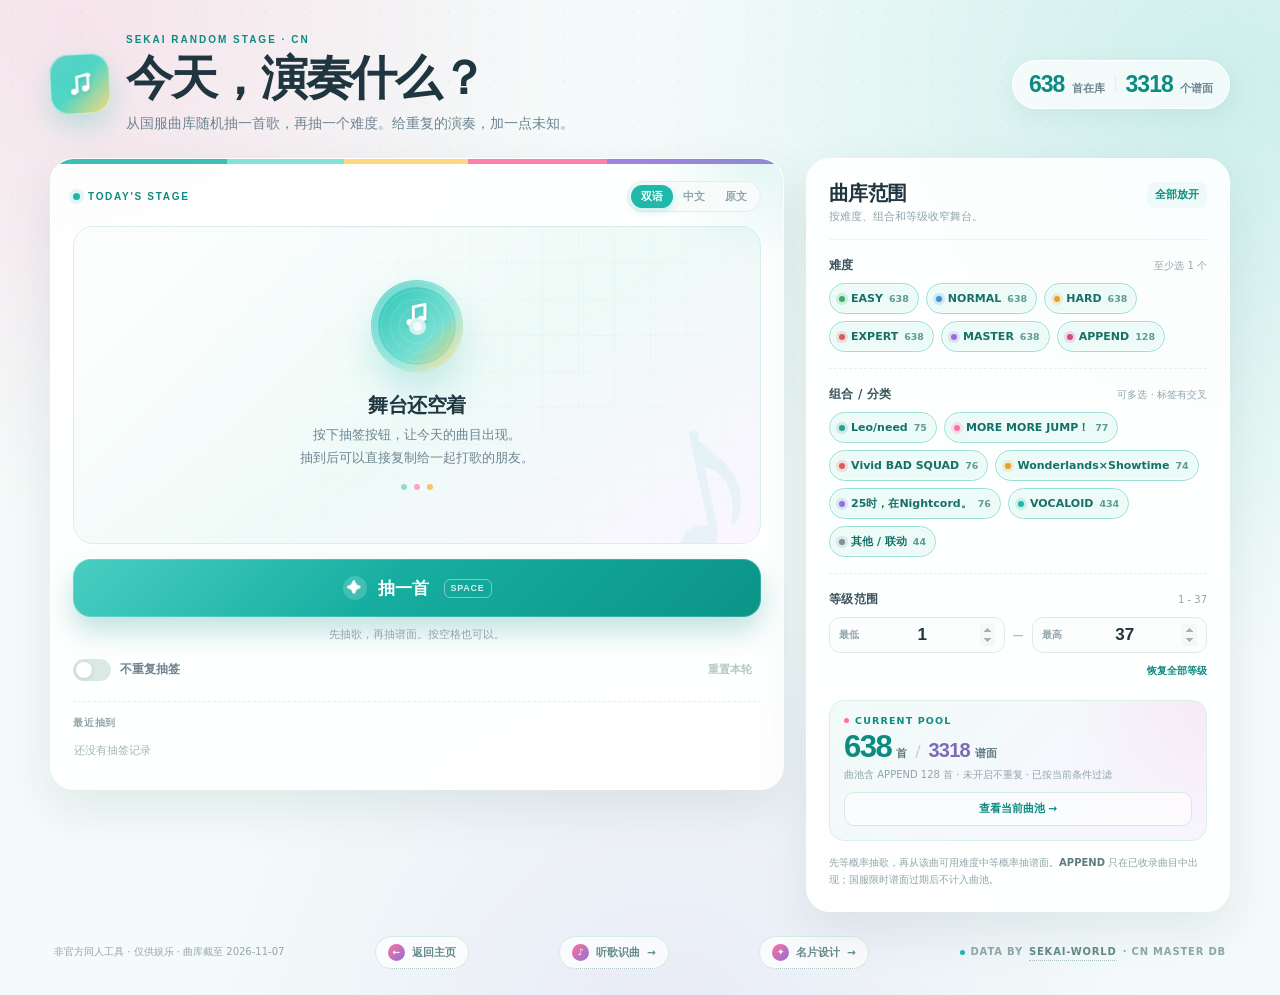
<file: draw.html>
<!doctype html>
<html lang="zh-CN">
<head>
  <meta charset="utf-8">
  <meta name="viewport" content="width=device-width, initial-scale=1">
  <meta name="theme-color" content="#f4fbfa">
  <meta name="description" content="初音未来：缤纷舞台国服随机曲目抽签工具 — 638 首在库曲目，支持难度、组合、等级筛选与 APPEND。">
  <title>今天，演奏什么？｜PJSK 国服随机抽签</title>
  <link rel="icon" href="data:image/svg+xml,%3Csvg xmlns='http://www.w3.org/2000/svg' viewBox='0 0 64 64'%3E%3Crect width='64' height='64' rx='18' fill='%231fb8aa'/%3E%3Cpath d='M27 43V18l20-4v22' stroke='white' stroke-width='5' stroke-linecap='round' stroke-linejoin='round' fill='none'/%3E%3Ccircle cx='21' cy='44' r='6' fill='white'/%3E%3Ccircle cx='41' cy='37' r='6' fill='white'/%3E%3C/svg%3E">
  <style>
/* ============ PJSK 舞台随机抽签 · 样式 ============ */
:root {
  color-scheme: light;
  --bg: #f4fbfa;
  --paper: #ffffff;
  --ink: #1f3540;
  --muted: #6d8490;
  --faint: #90a5ab;
  --line: #e1efec;
  --teal: #1fb8aa;
  --teal-deep: #0c8b80;
  --pink: #ff6f9f;
  --yellow: #f4b942;
  --purple: #8f72d6;
  --shadow: 0 18px 50px rgba(29, 78, 81, 0.1);
  --shadow-soft: 0 8px 26px rgba(29, 78, 81, 0.07);
  --radius: 24px;
  --font: "Noto Sans SC", "PingFang SC", "Hiragino Sans GB", "Microsoft YaHei",
    system-ui, -apple-system, "Segoe UI", sans-serif;
  --display: "Trebuchet MS", "Arial Rounded MT Bold", "Noto Sans SC",
    "PingFang SC", "Microsoft YaHei", sans-serif;
}

* {
  box-sizing: border-box;
}

[hidden] {
  display: none !important;
}

html {
  min-height: 100%;
  scroll-behavior: smooth;
}

body {
  margin: 0;
  min-height: 100vh;
  color: var(--ink);
  font-family: var(--font);
  background:
    radial-gradient(circle at 6% 3%, rgba(255, 111, 159, 0.17), transparent 31rem),
    radial-gradient(circle at 96% 9%, rgba(31, 184, 170, 0.18), transparent 36rem),
    radial-gradient(circle at 52% 105%, rgba(143, 114, 214, 0.12), transparent 30rem),
    var(--bg);
  -webkit-font-smoothing: antialiased;
  text-rendering: optimizeLegibility;
}

body::before {
  content: "";
  position: fixed;
  inset: 0;
  pointer-events: none;
  z-index: 0;
  background-image: radial-gradient(rgba(31, 184, 170, 0.16) 1px, transparent 1px);
  background-size: 23px 23px;
  -webkit-mask-image: linear-gradient(to bottom, rgba(0, 0, 0, 0.55), transparent 68%);
  mask-image: linear-gradient(to bottom, rgba(0, 0, 0, 0.55), transparent 68%);
}

button,
input,
select {
  font: inherit;
}

button {
  -webkit-tap-highlight-color: transparent;
}

button:focus-visible,
input:focus-visible,
a:focus-visible {
  outline: 3px solid rgba(31, 184, 170, 0.45);
  outline-offset: 3px;
}

.app {
  position: relative;
  z-index: 1;
  width: min(1180px, calc(100% - 40px));
  margin: 0 auto;
  padding: 34px 0 26px;
}

/* ---------- 顶部 ---------- */
.hero {
  display: flex;
  align-items: center;
  justify-content: space-between;
  gap: 24px;
  flex-wrap: wrap;
  margin-bottom: 24px;
}

.brand {
  display: flex;
  align-items: center;
  gap: 16px;
  min-width: 0;
}

.brand-mark {
  width: 60px;
  height: 60px;
  flex: 0 0 auto;
  display: grid;
  place-items: center;
  border-radius: 19px;
  color: #fff;
  background:
    linear-gradient(135deg, rgba(255, 255, 255, 0.28), transparent 48%),
    linear-gradient(135deg, #1fc2b2 0%, #4fd6c6 48%, #ffd77a 100%);
  box-shadow:
    0 12px 26px rgba(31, 184, 170, 0.26),
    inset 0 0 0 1px rgba(255, 255, 255, 0.52);
  transform: rotate(-3deg);
}

.brand-mark svg {
  width: 31px;
  height: 31px;
  filter: drop-shadow(0 2px 2px rgba(13, 111, 103, 0.22));
}

.kicker {
  margin: 0 0 7px;
  color: var(--teal-deep);
  font: 800 10px/1.2 var(--display);
  letter-spacing: 0.2em;
  text-transform: uppercase;
}

.hero h1 {
  margin: 0;
  font-family: var(--display);
  font-size: clamp(30px, 4.4vw, 47px);
  line-height: 1.06;
  letter-spacing: -0.045em;
}

.lede {
  margin: 9px 0 0;
  color: var(--muted);
  font-size: 13.5px;
  line-height: 1.65;
}

.lib-badge {
  display: flex;
  align-items: baseline;
  gap: 7px;
  padding: 12px 16px;
  border: 1px solid rgba(255, 255, 255, 0.9);
  border-radius: 999px;
  background: rgba(255, 255, 255, 0.68);
  box-shadow: var(--shadow-soft);
  backdrop-filter: blur(10px);
  white-space: nowrap;
}

.lib-badge strong {
  color: var(--teal-deep);
  font: 800 23px/1 var(--display);
  letter-spacing: -0.04em;
}

.lib-badge span {
  color: var(--muted);
  font-size: 11px;
  font-weight: 700;
}

.lib-badge i {
  width: 1px;
  height: 17px;
  margin: 0 3px;
  background: var(--line);
}

/* ---------- 布局 ---------- */
.layout {
  display: grid;
  grid-template-columns: minmax(0, 1.42fr) minmax(320px, 0.82fr);
  gap: 22px;
  align-items: start;
}

.card {
  background: rgba(255, 255, 255, 0.9);
  border: 1px solid rgba(255, 255, 255, 0.96);
  border-radius: var(--radius);
  box-shadow: var(--shadow);
  backdrop-filter: blur(10px);
}

/* ---------- 抽签舞台 ---------- */
.stage {
  position: relative;
  overflow: hidden;
  padding: 22px;
}

.stage::before {
  content: "";
  position: absolute;
  inset: 0 0 auto;
  height: 5px;
  background: linear-gradient(
    90deg,
    var(--teal) 0 24%,
    #70dfd2 24% 40%,
    #ffd36b 40% 57%,
    var(--pink) 57% 76%,
    var(--purple) 76% 100%
  );
  opacity: 0.88;
}

.stage::after {
  content: "";
  position: absolute;
  width: 230px;
  height: 230px;
  right: -95px;
  top: -120px;
  border-radius: 50%;
  background: radial-gradient(circle, rgba(31, 184, 170, 0.13), transparent 68%);
  pointer-events: none;
}

.stage-top {
  position: relative;
  z-index: 1;
  display: flex;
  align-items: center;
  justify-content: space-between;
  gap: 12px;
  flex-wrap: wrap;
  margin-bottom: 14px;
}

.stage-label {
  display: inline-flex;
  align-items: center;
  gap: 8px;
  color: var(--teal-deep);
  font: 800 10px/1 var(--display);
  letter-spacing: 0.17em;
}

.stage-label::before {
  content: "";
  width: 7px;
  height: 7px;
  border-radius: 50%;
  background: var(--teal);
  box-shadow: 0 0 0 4px rgba(31, 184, 170, 0.12);
}

.segmented {
  display: inline-flex;
  padding: 3px;
  border: 1px solid var(--line);
  border-radius: 999px;
  background: #f7fcfb;
}

.segmented button {
  border: 0;
  border-radius: 999px;
  background: transparent;
  color: var(--faint);
  padding: 6px 10px;
  font-size: 11px;
  font-weight: 800;
  line-height: 1;
  cursor: pointer;
  transition: 0.18s ease;
}

.segmented button:hover {
  color: var(--teal-deep);
}

.segmented button[aria-pressed="true"] {
  color: #fff;
  background: var(--teal);
  box-shadow: 0 3px 9px rgba(31, 184, 170, 0.24);
}

/* 结果面板 */
.result {
  position: relative;
  min-height: 318px;
  display: flex;
  flex-direction: column;
  justify-content: center;
  padding: 23px;
  overflow: hidden;
  border: 1px solid #dceeea;
  border-radius: 20px;
  background:
    linear-gradient(135deg, rgba(255, 255, 255, 0.7), transparent 55%),
    linear-gradient(145deg, #f7fdfc 0%, #eefaf7 54%, #fbf6ff 100%);
}

.result::before {
  content: "";
  position: absolute;
  inset: 0;
  background-image:
    linear-gradient(rgba(31, 184, 170, 0.045) 1px, transparent 1px),
    linear-gradient(90deg, rgba(31, 184, 170, 0.045) 1px, transparent 1px);
  background-size: 36px 36px;
  -webkit-mask-image: radial-gradient(circle at 72% 30%, #000, transparent 76%);
  mask-image: radial-gradient(circle at 72% 30%, #000, transparent 76%);
  pointer-events: none;
}

.result::after {
  content: "♪";
  position: absolute;
  right: 1px;
  bottom: -53px;
  color: rgba(31, 184, 170, 0.075);
  font: 900 230px/1 var(--display);
  transform: rotate(-12deg);
  pointer-events: none;
}

.result-placeholder {
  position: relative;
  z-index: 1;
  display: flex;
  flex-direction: column;
  align-items: center;
  text-align: center;
  padding: 16px 8px;
}

.disc {
  position: relative;
  width: 92px;
  height: 92px;
  display: grid;
  place-items: center;
  border-radius: 50%;
  color: #fff;
  background:
    repeating-radial-gradient(circle at center, transparent 0 8px, rgba(255, 255, 255, 0.12) 8px 9px),
    linear-gradient(135deg, #26c4b5, #76ded2 62%, #ffd36b);
  box-shadow:
    0 18px 34px rgba(31, 184, 170, 0.22),
    inset 0 0 0 7px rgba(255, 255, 255, 0.3);
  animation: floaty 5s ease-in-out infinite;
}

.disc::after {
  content: "";
  position: absolute;
  width: 17px;
  height: 17px;
  border-radius: 50%;
  background: rgba(255, 255, 255, 0.92);
  box-shadow: inset 0 0 0 4px rgba(31, 184, 170, 0.16);
}

.disc svg {
  width: 34px;
  height: 34px;
  margin-top: -22px;
  filter: drop-shadow(0 2px 2px rgba(12, 111, 103, 0.2));
}

.placeholder-title {
  margin: 21px 0 6px;
  font: 800 20px/1.25 var(--display);
  letter-spacing: -0.025em;
}

.placeholder-sub {
  margin: 0;
  max-width: 330px;
  color: var(--muted);
  font-size: 12.5px;
  line-height: 1.8;
}

.placeholder-spark {
  display: flex;
  gap: 7px;
  margin-top: 15px;
}

.placeholder-spark i {
  width: 6px;
  height: 6px;
  border-radius: 50%;
  background: var(--teal);
  opacity: 0.45;
}

.placeholder-spark i:nth-child(2) {
  background: var(--pink);
  opacity: 0.62;
}

.placeholder-spark i:nth-child(3) {
  background: var(--yellow);
  opacity: 0.82;
}

.result-content {
  position: relative;
  z-index: 1;
}

.result-inner {
  display: flex;
  align-items: center;
  gap: 22px;
  min-width: 0;
}

.cover {
  position: relative;
  flex: 0 0 auto;
  width: 112px;
  aspect-ratio: 1;
  display: grid;
  place-items: center;
  overflow: hidden;
  border-radius: 22px;
  background: linear-gradient(135deg, var(--cover-a, #1fb8aa), var(--cover-b, #7de1d5));
  box-shadow:
    0 14px 30px rgba(31, 92, 88, 0.2),
    inset 0 0 0 1px rgba(255, 255, 255, 0.36);
}

.cover::before {
  content: "";
  position: absolute;
  inset: 9px;
  border: 1px solid rgba(255, 255, 255, 0.28);
  border-radius: 15px;
}

.cover::after {
  content: "";
  position: absolute;
  width: 150%;
  height: 34px;
  top: 12%;
  left: -24%;
  background: rgba(255, 255, 255, 0.14);
  transform: rotate(-25deg);
}

.cover-note {
  position: relative;
  z-index: 1;
  color: #fff;
  font: 900 49px/1 var(--display);
  text-shadow: 0 3px 12px rgba(20, 75, 72, 0.2);
}

.cover-append {
  position: absolute;
  z-index: 2;
  left: 50%;
  bottom: 7px;
  transform: translateX(-50%);
  padding: 3px 6px;
  border-radius: 5px;
  background: rgba(255, 255, 255, 0.88);
  color: #b23d78;
  font: 900 8px/1 var(--display);
  letter-spacing: 0.11em;
}

.result-copy {
  min-width: 0;
  flex: 1;
}

.result-kicker {
  display: flex;
  align-items: center;
  flex-wrap: wrap;
  gap: 8px;
  color: var(--faint);
  font-size: 10.5px;
  font-weight: 800;
  letter-spacing: 0.08em;
}

.result-kicker .dot-sep {
  width: 3px;
  height: 3px;
  border-radius: 50%;
  background: #b9cfcb;
}

.song-title {
  margin: 8px 0 5px;
  font-family: var(--display);
  font-size: clamp(24px, 3.7vw, 39px);
  line-height: 1.16;
  letter-spacing: -0.045em;
  overflow-wrap: anywhere;
}

.song-original {
  margin: 0;
  color: var(--muted);
  font-size: 12.5px;
  line-height: 1.6;
  overflow-wrap: anywhere;
}

.result-tags {
  display: flex;
  flex-wrap: wrap;
  align-items: center;
  gap: 7px;
  margin-top: 15px;
}

.diff-badge {
  display: inline-flex;
  align-items: center;
  gap: 8px;
  padding: 7px 11px;
  border: 1px solid var(--diff-bg);
  border-radius: 999px;
  color: var(--diff);
  background: var(--diff-bg);
  font: 900 10px/1 var(--display);
  letter-spacing: 0.08em;
}

.diff-badge b {
  font: 900 17px/1 var(--display);
  letter-spacing: -0.03em;
}

.diff-easy {
  --diff: #257f4f;
  --diff-bg: #e2f6ea;
}
.diff-normal {
  --diff: #286fb3;
  --diff-bg: #e3f0fd;
}
.diff-hard {
  --diff: #a96f12;
  --diff-bg: #fff2d8;
}
.diff-expert {
  --diff: #bd3f3f;
  --diff-bg: #fde8e8;
}
.diff-master {
  --diff: #7448b1;
  --diff-bg: #f0e8fc;
}
.diff-append {
  --diff: #ad3d72;
  --diff-bg: linear-gradient(120deg, #ffe6f1, #ece8ff 52%, #e4fbf7);
  border-color: #f1d4e4;
}

.tag {
  display: inline-flex;
  align-items: center;
  gap: 5px;
  padding: 6px 9px;
  border: 1px solid #e4efed;
  border-radius: 999px;
  color: #5c747c;
  background: rgba(255, 255, 255, 0.72);
  font-size: 10.5px;
  font-weight: 800;
  line-height: 1;
}

.tag::before {
  content: "";
  width: 5px;
  height: 5px;
  border-radius: 50%;
  background: var(--tag-color, var(--teal));
}

.result-foot {
  display: flex;
  align-items: center;
  justify-content: space-between;
  gap: 12px;
  flex-wrap: wrap;
  margin-top: 17px;
  padding-top: 13px;
  border-top: 1px dashed #d4e8e3;
  color: var(--faint);
  font-size: 10.5px;
}

.result-foot .mini-action {
  padding: 7px 10px;
  border: 1px solid #daebe7;
  border-radius: 9px;
  color: var(--teal-deep);
  background: rgba(255, 255, 255, 0.68);
  font-size: 11px;
  font-weight: 800;
  cursor: pointer;
  transition: 0.16s ease;
}

.result-foot .mini-action:hover {
  border-color: #9eddd4;
  background: #f0fbf8;
}

.result.reveal .result-inner {
  animation: reveal-up 0.52s cubic-bezier(0.2, 0.8, 0.2, 1) both;
}

.result.reveal .result-foot {
  animation: reveal-up 0.52s cubic-bezier(0.2, 0.8, 0.2, 1) 0.05s both;
}

/* 抽签按钮 */
.draw-btn {
  position: relative;
  z-index: 1;
  width: 100%;
  margin-top: 15px;
  padding: 17px 19px;
  display: flex;
  align-items: center;
  justify-content: center;
  gap: 11px;
  border: 0;
  border-radius: 18px;
  color: #fff;
  background:
    linear-gradient(135deg, rgba(255, 255, 255, 0.18), transparent 45%),
    linear-gradient(135deg, #20c3b4, #0b9488);
  box-shadow:
    0 14px 28px rgba(12, 143, 131, 0.26),
    inset 0 0 0 1px rgba(255, 255, 255, 0.18);
  font: 900 17px/1 var(--display);
  letter-spacing: 0.02em;
  cursor: pointer;
  transition:
    transform 0.18s ease,
    box-shadow 0.18s ease,
    filter 0.18s ease;
}

.draw-btn:hover:not(:disabled) {
  transform: translateY(-2px);
  box-shadow:
    0 18px 32px rgba(12, 143, 131, 0.31),
    inset 0 0 0 1px rgba(255, 255, 255, 0.22);
  filter: saturate(1.05);
}

.draw-btn:active:not(:disabled) {
  transform: translateY(0) scale(0.994);
  box-shadow: 0 9px 18px rgba(12, 143, 131, 0.23);
}

.draw-btn:disabled {
  cursor: not-allowed;
  opacity: 0.58;
  box-shadow: none;
  transform: none;
}

.draw-btn .btn-icon {
  display: grid;
  place-items: center;
  width: 24px;
  height: 24px;
  border-radius: 50%;
  background: rgba(255, 255, 255, 0.18);
  font-size: 14px;
}

.draw-btn .key {
  margin-left: 3px;
  padding: 4px 6px;
  border: 1px solid rgba(255, 255, 255, 0.42);
  border-radius: 6px;
  color: rgba(255, 255, 255, 0.82);
  font: 800 9px/1 var(--display);
  letter-spacing: 0.08em;
}

.draw-btn.is-drawing .btn-icon {
  animation: spin 0.9s linear infinite;
}

.draw-hint {
  position: relative;
  z-index: 1;
  min-height: 17px;
  margin: 9px 0 0;
  color: var(--faint);
  font-size: 10.5px;
  line-height: 1.55;
  text-align: center;
}

.actions-row {
  position: relative;
  z-index: 1;
  display: flex;
  align-items: center;
  justify-content: space-between;
  gap: 10px;
  flex-wrap: wrap;
  margin-top: 12px;
}

.switch {
  display: inline-flex;
  align-items: center;
  gap: 9px;
  color: var(--muted);
  font-size: 12px;
  font-weight: 700;
  cursor: pointer;
  user-select: none;
}

.switch input {
  position: absolute;
  width: 1px;
  height: 1px;
  opacity: 0;
}

.switch-track {
  position: relative;
  width: 38px;
  height: 22px;
  flex: 0 0 auto;
  border-radius: 999px;
  background: #dbe9e6;
  transition: 0.2s ease;
}

.switch-track::after {
  content: "";
  position: absolute;
  top: 3px;
  left: 3px;
  width: 16px;
  height: 16px;
  border-radius: 50%;
  background: #fff;
  box-shadow: 0 1px 4px rgba(20, 70, 66, 0.18);
  transition: 0.2s ease;
}

.switch input:checked + .switch-track {
  background: var(--teal);
}

.switch input:checked + .switch-track::after {
  transform: translateX(16px);
}

.switch input:focus-visible + .switch-track {
  outline: 3px solid rgba(31, 184, 170, 0.35);
  outline-offset: 2px;
}

.ghost-btn {
  border: 0;
  border-radius: 9px;
  padding: 7px 9px;
  color: var(--teal-deep);
  background: transparent;
  font-size: 11px;
  font-weight: 800;
  cursor: pointer;
  transition: 0.16s ease;
}

.ghost-btn:hover {
  background: #eafaf6;
}

.ghost-btn:disabled {
  color: #b4c7c4;
  cursor: not-allowed;
  background: transparent;
}

/* 历史 */
.history {
  position: relative;
  z-index: 1;
  margin-top: 17px;
  padding-top: 14px;
  border-top: 1px dashed #e2efec;
}

.history-head {
  display: flex;
  align-items: center;
  justify-content: space-between;
  gap: 12px;
  margin-bottom: 8px;
  color: var(--faint);
  font-size: 10px;
  font-weight: 800;
  letter-spacing: 0.08em;
}

.history-list {
  display: flex;
  gap: 8px;
  overflow-x: auto;
  padding: 1px 1px 5px;
  scrollbar-width: thin;
  scrollbar-color: #c6e4df transparent;
}

.history-list::-webkit-scrollbar {
  height: 5px;
}

.history-list::-webkit-scrollbar-thumb {
  border-radius: 999px;
  background: #c6e4df;
}

.history-empty {
  color: #a1b5b7;
  font-size: 11px;
  padding: 4px 0;
}

.history-item {
  flex: 0 0 auto;
  max-width: 245px;
  padding: 8px 10px;
  border: 1px solid #e2efec;
  border-radius: 11px;
  color: var(--ink);
  background: #fbfefd;
  text-align: left;
  cursor: pointer;
  transition: 0.16s ease;
}

.history-item:hover {
  border-color: #b9dfd7;
  background: #f4fcfa;
  transform: translateY(-1px);
}

.history-item strong {
  display: block;
  max-width: 220px;
  overflow: hidden;
  text-overflow: ellipsis;
  white-space: nowrap;
  font-size: 11.5px;
  font-weight: 800;
}

.history-item span {
  display: block;
  margin-top: 4px;
  color: var(--faint);
  font-size: 9.5px;
  font-weight: 700;
  letter-spacing: 0.02em;
}

/* ---------- 筛选面板 ---------- */
.filters {
  padding: 22px;
}

.filters-head {
  display: flex;
  align-items: flex-start;
  justify-content: space-between;
  gap: 12px;
  padding-bottom: 15px;
  border-bottom: 1px solid #edf5f3;
}

.filters-head h2 {
  margin: 0;
  font: 800 20px/1.2 var(--display);
  letter-spacing: -0.03em;
}

.filters-head p {
  margin: 5px 0 0;
  color: var(--faint);
  font-size: 10.5px;
}

.reset-link {
  flex: 0 0 auto;
  margin-top: 1px;
  padding: 6px 8px;
  border: 0;
  border-radius: 8px;
  color: var(--teal-deep);
  background: #eefaf7;
  font-size: 10.5px;
  font-weight: 800;
  cursor: pointer;
  transition: 0.16s ease;
}

.reset-link:hover {
  background: #def7f2;
}

.filter-group {
  padding-top: 17px;
}

.filter-group + .filter-group {
  margin-top: 16px;
  border-top: 1px dashed #e6f1ef;
}

.label-row {
  display: flex;
  align-items: baseline;
  justify-content: space-between;
  gap: 10px;
  margin-bottom: 9px;
}

.label-row h3 {
  margin: 0;
  color: #39545b;
  font-size: 12px;
  font-weight: 900;
  letter-spacing: 0.02em;
}

.label-row span {
  color: var(--faint);
  font-size: 10px;
}

.chips {
  display: flex;
  flex-wrap: wrap;
  gap: 7px;
}

.chip {
  display: inline-flex;
  align-items: center;
  gap: 6px;
  min-height: 31px;
  padding: 6px 9px;
  border: 1px solid #deece9;
  border-radius: 999px;
  color: #567078;
  background: #fbfefd;
  font-size: 11px;
  font-weight: 800;
  line-height: 1;
  cursor: pointer;
  transition:
    transform 0.15s ease,
    border-color 0.15s ease,
    background 0.15s ease,
    opacity 0.15s ease;
}

.chip:hover {
  transform: translateY(-1px);
  border-color: #b7ddd6;
}

.chip-dot {
  width: 6px;
  height: 6px;
  flex: 0 0 auto;
  border-radius: 50%;
  background: var(--accent, var(--teal));
}

.chip-count {
  color: #9ab0b1;
  font-size: 9.5px;
  font-weight: 700;
  font-variant-numeric: tabular-nums;
}

.chip[aria-pressed="false"] {
  opacity: 0.52;
  background: #ffffff;
}

.chip[aria-pressed="true"] {
  color: #176f68;
  border-color: #9adfd4;
  background: #ecfbf7;
  box-shadow: inset 0 0 0 1px rgba(255, 255, 255, 0.6);
}

.chip[aria-pressed="true"] .chip-dot {
  box-shadow: 0 0 0 3px color-mix(in srgb, var(--accent, var(--teal)) 18%, transparent);
}

.chip[aria-pressed="true"] .chip-count {
  color: #5f9b94;
}

/* 等级 */
.level-range {
  display: flex;
  align-items: center;
  gap: 8px;
}

.level-field {
  flex: 1;
  display: flex;
  align-items: center;
  gap: 6px;
  min-width: 0;
  padding: 6px 9px;
  border: 1px solid #deece9;
  border-radius: 11px;
  background: #fbfefd;
}

.level-field label {
  flex: 0 0 auto;
  color: var(--faint);
  font-size: 9.5px;
  font-weight: 800;
}

.level-field input {
  width: 100%;
  min-width: 0;
  padding: 0;
  border: 0;
  outline: 0;
  color: var(--ink);
  background: transparent;
  font: 900 17px/1.3 var(--display);
  text-align: center;
  font-variant-numeric: tabular-nums;
}

.level-field input::-webkit-inner-spin-button,
.level-field input::-webkit-outer-spin-button {
  opacity: 0.45;
}

.level-tilde {
  color: #adc0c1;
  font-size: 11px;
  font-weight: 800;
}

.all-level {
  display: block;
  margin: 7px 0 0 auto;
  padding: 4px 0;
  border: 0;
  color: var(--teal-deep);
  background: transparent;
  font-size: 10px;
  font-weight: 800;
  cursor: pointer;
}

.all-level:hover {
  text-decoration: underline;
}

/* 曲池摘要 */
.pool-box {
  margin-top: 18px;
  padding: 14px;
  border: 1px solid #daeeea;
  border-radius: 15px;
  background:
    radial-gradient(circle at 100% 0%, rgba(255, 111, 159, 0.09), transparent 9rem),
    linear-gradient(135deg, #f1fbf8, #f8f5ff);
}

.pool-label {
  display: flex;
  align-items: center;
  gap: 6px;
  color: var(--teal-deep);
  font-size: 9.5px;
  font-weight: 900;
  letter-spacing: 0.12em;
}

.pool-label::before {
  content: "";
  width: 5px;
  height: 5px;
  border-radius: 50%;
  background: var(--pink);
}

.pool-line {
  display: flex;
  align-items: baseline;
  gap: 5px;
  margin-top: 5px;
}

.pool-count {
  color: var(--teal-deep);
  font: 900 31px/1 var(--display);
  letter-spacing: -0.05em;
  font-variant-numeric: tabular-nums;
}

.pool-chart {
  color: #7d6bb5;
  font-size: 20px;
  letter-spacing: -0.04em;
}

.sr-only {
  position: absolute !important;
  width: 1px !important;
  height: 1px !important;
  padding: 0 !important;
  margin: -1px !important;
  overflow: hidden !important;
  clip: rect(0, 0, 0, 0) !important;
  white-space: nowrap !important;
  border: 0 !important;
}

.pool-unit {
  color: #5f7b80;
  font-size: 11px;
  font-weight: 800;
}

.pool-slash {
  margin: 0 3px;
  color: #c1d3d0;
}

.pool-sub {
  margin: 5px 0 0;
  color: var(--faint);
  font-size: 10px;
  line-height: 1.55;
}

.pool-sub b {
  color: #5f7b80;
  font-weight: 800;
  font-variant-numeric: tabular-nums;
}

.view-pool {
  width: 100%;
  margin-top: 9px;
  padding: 9px 11px;
  border: 1px solid #d6eae5;
  border-radius: 10px;
  color: var(--teal-deep);
  background: rgba(255, 255, 255, 0.64);
  font-size: 10.5px;
  font-weight: 900;
  cursor: pointer;
  transition: 0.16s ease;
}

.view-pool:hover {
  border-color: #9fdcd2;
  background: #fff;
}

.note {
  margin: 13px 0 0;
  color: #8fa5a8;
  font-size: 10px;
  line-height: 1.75;
}

.note b {
  color: #5d7b80;
  font-weight: 800;
}

/* ---------- 页脚 ---------- */
.footer {
  display: flex;
  align-items: center;
  justify-content: space-between;
  gap: 12px;
  flex-wrap: wrap;
  padding: 24px 4px 0;
  color: #91a7aa;
  font-size: 10px;
  line-height: 1.65;
}

.footer a {
  color: #638b8a;
  text-decoration: none;
  border-bottom: 1px dotted rgba(99, 139, 138, 0.45);
}

.footer a:hover {
  color: var(--teal-deep);
}

.sibling-link {
  display: inline-flex;
  align-items: center;
  gap: 7px;
  padding: 7px 12px;
  border: 1px solid #d7ebe6;
  border-radius: 999px;
  color: var(--teal-deep);
  background: rgba(255, 255, 255, 0.72);
  font-size: 10.5px;
  font-weight: 800;
  text-decoration: none;
  border-bottom: 1px solid #d7ebe6;
  transition: 0.16s ease;
}

.sibling-link:hover {
  border-color: #9adfd4;
  background: #fff;
  transform: translateY(-1px);
}

.sibling-icon {
  display: grid;
  place-items: center;
  width: 17px;
  height: 17px;
  border-radius: 50%;
  color: #fff;
  background: linear-gradient(135deg, var(--pink), var(--purple));
  font-size: 9px;
}

.footer .footer-mark {
  display: inline-flex;
  align-items: center;
  gap: 6px;
  font-weight: 800;
  letter-spacing: 0.08em;
}

.footer .footer-mark i {
  width: 5px;
  height: 5px;
  border-radius: 50%;
  background: var(--teal);
}

/* ---------- 曲池弹窗 ---------- */
dialog {
  width: min(900px, calc(100% - 28px));
  max-height: min(84vh, 900px);
  padding: 0;
  border: 0;
  border-radius: 24px;
  color: var(--ink);
  background: #fff;
  box-shadow: 0 30px 90px rgba(16, 52, 55, 0.3);
  overflow: hidden;
}

dialog::backdrop {
  background: rgba(15, 40, 43, 0.4);
  backdrop-filter: blur(5px);
}

.dialog-shell {
  display: flex;
  flex-direction: column;
  max-height: min(84vh, 900px);
}

.dialog-head {
  display: flex;
  align-items: flex-start;
  justify-content: space-between;
  gap: 16px;
  padding: 21px 23px 14px;
  border-bottom: 1px solid #edf5f3;
  background: #fff;
}

.dialog-head h2 {
  margin: 0;
  font: 900 25px/1.15 var(--display);
  letter-spacing: -0.035em;
}

.dialog-head p:not(.kicker) {
  margin: 6px 0 0;
  color: var(--faint);
  font-size: 10.5px;
}

.dialog-close {
  display: grid;
  place-items: center;
  width: 34px;
  height: 34px;
  flex: 0 0 auto;
  border: 1px solid #e1efec;
  border-radius: 50%;
  color: #678184;
  background: #f9fdfc;
  font-size: 20px;
  line-height: 1;
  cursor: pointer;
  transition: 0.16s ease;
}

.dialog-close:hover {
  border-color: #b8ddd6;
  color: var(--teal-deep);
  background: #eefaf7;
}

.dialog-tools {
  padding: 12px 23px;
  border-bottom: 1px solid #f0f6f5;
}

.dialog-tools input {
  width: 100%;
  padding: 10px 13px;
  border: 1px solid #dfedeb;
  border-radius: 11px;
  color: var(--ink);
  background: #fbfefd;
  font-size: 12px;
  outline: 0;
  transition: 0.16s ease;
}

.dialog-tools input:focus {
  border-color: #9adfd4;
  box-shadow: 0 0 0 3px rgba(31, 184, 170, 0.1);
}

.pool-list {
  overflow-y: auto;
  padding: 3px 23px 22px;
  scrollbar-width: thin;
  scrollbar-color: #c6e4df transparent;
}

.pool-list::-webkit-scrollbar {
  width: 7px;
}

.pool-list::-webkit-scrollbar-thumb {
  border-radius: 999px;
  background: #c6e4df;
}

.pool-row {
  display: grid;
  grid-template-columns: minmax(0, 1.6fr) minmax(120px, 0.9fr) auto;
  gap: 14px;
  align-items: center;
  padding: 12px 0;
  border-bottom: 1px solid #f0f6f5;
}

.pool-row:last-child {
  border-bottom: 0;
}

.pool-main {
  min-width: 0;
}

.pool-main h3 {
  margin: 0;
  overflow: hidden;
  color: #2b444c;
  font-size: 12.5px;
  font-weight: 800;
  line-height: 1.4;
  text-overflow: ellipsis;
  white-space: nowrap;
}

.pool-main p {
  margin: 3px 0 0;
  overflow: hidden;
  color: #9aafb2;
  font-size: 10px;
  line-height: 1.4;
  text-overflow: ellipsis;
  white-space: nowrap;
}

.pool-groups {
  display: flex;
  flex-wrap: wrap;
  gap: 4px;
}

.pool-group {
  display: inline-flex;
  align-items: center;
  gap: 4px;
  padding: 4px 6px;
  border-radius: 5px;
  color: #6b8185;
  background: #f6fbfa;
  font-size: 8.5px;
  font-weight: 800;
  line-height: 1;
  white-space: nowrap;
}

.pool-group::before {
  content: "";
  width: 4px;
  height: 4px;
  border-radius: 50%;
  background: var(--tag-color, var(--teal));
}

.pool-diffs {
  display: flex;
  flex-wrap: wrap;
  justify-content: flex-end;
  gap: 4px;
  max-width: 190px;
}

.mini-diff {
  min-width: 30px;
  padding: 3px 4px;
  border-radius: 5px;
  color: var(--diff);
  background: var(--diff-bg);
  font: 900 8px/1 var(--display);
  text-align: center;
  letter-spacing: 0.02em;
}

.pool-empty {
  padding: 44px 10px;
  color: #9aafb2;
  font-size: 12px;
  text-align: center;
}

/* ---------- Toast ---------- */
.toast {
  position: fixed;
  z-index: 10;
  left: 50%;
  bottom: 26px;
  max-width: calc(100% - 32px);
  padding: 10px 15px;
  border: 1px solid rgba(255, 255, 255, 0.2);
  border-radius: 999px;
  color: #fff;
  background: rgba(26, 54, 60, 0.92);
  box-shadow: 0 10px 30px rgba(18, 45, 48, 0.22);
  font-size: 11.5px;
  font-weight: 700;
  line-height: 1.4;
  opacity: 0;
  pointer-events: none;
  transform: translate(-50%, 12px);
  transition:
    opacity 0.22s ease,
    transform 0.22s ease;
  backdrop-filter: blur(8px);
}

.toast.show {
  opacity: 1;
  transform: translate(-50%, 0);
}

/* ---------- 动画 ---------- */
@keyframes floaty {
  0%,
  100% {
    transform: translateY(0) rotate(-2deg);
  }
  50% {
    transform: translateY(-7px) rotate(2deg);
  }
}

@keyframes spin {
  to {
    transform: rotate(360deg);
  }
}

@keyframes reveal-up {
  from {
    opacity: 0;
    transform: translateY(10px) scale(0.985);
  }
  to {
    opacity: 1;
    transform: translateY(0) scale(1);
  }
}

/* ---------- 响应式 ---------- */
@media (max-width: 920px) {
  .layout {
    grid-template-columns: 1fr;
  }

  .filters {
    padding: 20px;
  }

  .stage {
    padding: 19px;
  }

  .result {
    min-height: 300px;
  }
}

@media (max-width: 620px) {
  .app {
    width: min(100% - 24px, 1180px);
    padding-top: 22px;
  }

  .hero {
    gap: 15px;
    margin-bottom: 17px;
  }

  .brand {
    gap: 12px;
  }

  .brand-mark {
    width: 48px;
    height: 48px;
    border-radius: 15px;
  }

  .brand-mark svg {
    width: 25px;
    height: 25px;
  }

  .kicker {
    font-size: 8.5px;
    letter-spacing: 0.16em;
  }

  .hero h1 {
    font-size: 30px;
  }

  .lede {
    margin-top: 6px;
    font-size: 11.5px;
  }

  .lib-badge {
    padding: 8px 11px;
  }

  .lib-badge strong {
    font-size: 19px;
  }

  .lib-badge span {
    font-size: 10px;
  }

  .stage {
    padding: 15px;
    border-radius: 20px;
  }

  .result {
    min-height: 290px;
    padding: 17px;
    border-radius: 16px;
  }

  .result-inner {
    flex-direction: column;
    align-items: flex-start;
    gap: 15px;
  }

  .cover {
    width: 80px;
    border-radius: 16px;
  }

  .cover-note {
    font-size: 35px;
  }

  .cover::before {
    inset: 7px;
    border-radius: 11px;
  }

  .cover-append {
    bottom: 5px;
    font-size: 6.5px;
  }

  .song-title {
    margin-top: 6px;
    font-size: clamp(23px, 7.2vw, 32px);
  }

  .song-original {
    font-size: 11px;
  }

  .result-tags {
    margin-top: 12px;
  }

  .diff-badge {
    padding: 6px 9px;
    font-size: 9px;
  }

  .diff-badge b {
    font-size: 15px;
  }

  .tag {
    font-size: 9.5px;
    padding: 5px 7px;
  }

  .result-foot {
    margin-top: 13px;
    padding-top: 11px;
  }

  .draw-btn {
    padding: 15px;
    border-radius: 15px;
    font-size: 15.5px;
  }

  .draw-btn .key {
    display: none;
  }

  .actions-row {
    margin-top: 10px;
  }

  .filters {
    padding: 16px;
    border-radius: 20px;
  }

  .filters-head h2 {
    font-size: 18px;
  }

  .chip {
    min-height: 30px;
    font-size: 10.5px;
  }

  .pool-row {
    grid-template-columns: minmax(0, 1fr);
    gap: 6px;
    padding: 11px 0;
  }

  .pool-diffs {
    max-width: none;
    justify-content: flex-start;
  }

  .dialog-head {
    padding: 17px 16px 12px;
  }

  .dialog-tools {
    padding: 10px 16px;
  }

  .pool-list {
    padding: 2px 16px 18px;
  }

  .dialog-head h2 {
    font-size: 21px;
  }

  .footer {
    padding-top: 18px;
    font-size: 9px;
  }
}

@media (prefers-reduced-motion: reduce) {
  *,
  *::before,
  *::after {
    scroll-behavior: auto !important;
    animation-duration: 0.001ms !important;
    animation-iteration-count: 1 !important;
    transition-duration: 0.001ms !important;
  }
}


/* ---------- 曲目封面 ---------- */
.cover-img {
  position: absolute;
  inset: 0;
  width: 100%;
  height: 100%;
  object-fit: cover;
  border-radius: inherit;
}

.cover.has-img .cover-note {
  opacity: 0;
}

.cover-img[hidden] {
  display: none;
}

/* 封面就位后，APPEND 角标仍浮在上层 */
.cover.has-img .cover-append {
  z-index: 2;
}

  </style>
</head>
<body>
  <div class="app">
    <header class="hero">
      <div class="brand">
        <div class="brand-mark" aria-hidden="true">
          <svg viewBox="0 0 24 24" fill="none">
            <path d="M9.2 17.5V6.2l8.6-1.9v10.8" stroke="currentColor" stroke-width="2.15" stroke-linecap="round" stroke-linejoin="round"/>
            <circle cx="6.8" cy="17.5" r="2.4" fill="currentColor"/>
            <circle cx="15.4" cy="15.2" r="2.4" fill="currentColor"/>
            <path d="M18.9 3.2l.55 1.3 1.3.55-1.3.55-.55 1.3-.55-1.3-1.3-.55 1.3-.55.55-1.3z" fill="currentColor"/>
          </svg>
        </div>
        <div>
          <p class="kicker">SEKAI RANDOM STAGE · CN</p>
          <h1>今天，演奏什么？</h1>
          <p class="lede">从国服曲库随机抽一首歌，再抽一个难度。给重复的演奏，加一点未知。</p>
        </div>
      </div>
      <div class="lib-badge" aria-label="当前曲库规模">
        <strong id="heroSongCount">638</strong><span>首在库</span>
        <i aria-hidden="true"></i>
        <strong id="heroChartCount">3318</strong><span>个谱面</span>
      </div>
    </header>

    <main class="layout">
      <section class="card stage" aria-labelledby="stageTitle">
        <div class="stage-top">
          <span class="stage-label" id="stageTitle">TODAY'S STAGE</span>
          <div class="segmented" role="group" aria-label="曲名显示方式">
            <button type="button" data-name-mode="both" aria-pressed="true">双语</button>
            <button type="button" data-name-mode="cn" aria-pressed="false">中文</button>
            <button type="button" data-name-mode="orig" aria-pressed="false">原文</button>
          </div>
        </div>

        <div class="result" id="resultCard">
          <div class="result-placeholder" id="resultPlaceholder">
            <div class="disc" aria-hidden="true">
              <svg viewBox="0 0 24 24" fill="none">
                <path d="M9.4 17.2V6.3l8.2-1.8v10.3" stroke="currentColor" stroke-width="2.1" stroke-linecap="round" stroke-linejoin="round"/>
                <circle cx="6.9" cy="17.2" r="2.35" fill="currentColor"/>
                <circle cx="15.2" cy="14.8" r="2.35" fill="currentColor"/>
              </svg>
            </div>
            <p class="placeholder-title">舞台还空着</p>
            <p class="placeholder-sub">按下抽签按钮，让今天的曲目出现。<br>抽到后可以直接复制给一起打歌的朋友。</p>
            <div class="placeholder-spark" aria-hidden="true"><i></i><i></i><i></i></div>
          </div>

          <div class="result-content" id="resultContent" hidden>
            <div class="result-inner">
              <div class="cover" id="cover" aria-hidden="true">
                <img class="cover-img" id="coverImg" alt="" hidden>
                <span class="cover-note" id="coverNote">♪</span>
                <span class="cover-append" id="coverAppend" hidden>APPEND</span>
              </div>
              <div class="result-copy">
                <div class="result-kicker">
                  <span id="resultNo">第 1 抽</span>
                  <span class="dot-sep" aria-hidden="true"></span>
                  <span id="resultDate">2026-11-03</span>
                </div>
                <h2 class="song-title" id="songTitle">曲名</h2>
                <p class="song-original" id="songOriginal"></p>
                <div class="result-tags" id="resultTags"></div>
              </div>
            </div>
            <div class="result-foot">
              <span id="releaseInfo"></span>
              <button type="button" class="mini-action" id="copyBtn">复制结果</button>
            </div>
          </div>
        </div>

        <button type="button" class="draw-btn" id="drawBtn">
          <span class="btn-icon" aria-hidden="true">✦</span>
          <span id="drawBtnLabel">抽一首</span>
          <span class="key" aria-hidden="true">SPACE</span>
        </button>
        <p class="draw-hint" id="drawHint">先抽歌，再抽谱面。</p>

        <div class="actions-row">
          <label class="switch">
            <input type="checkbox" id="noRepeat">
            <span class="switch-track" aria-hidden="true"></span>
            <span>不重复抽签</span>
          </label>
          <button type="button" class="ghost-btn" id="resetRound" disabled>重置本轮</button>
        </div>

        <div class="history">
          <div class="history-head">
            <span>最近抽到</span>
            <button type="button" class="ghost-btn" id="clearHistory" hidden>清空</button>
          </div>
          <div class="history-list" id="historyList">
            <span class="history-empty">还没有抽签记录</span>
          </div>
        </div>
      </section>

      <aside class="card filters" aria-labelledby="filtersTitle">
        <div class="filters-head">
          <div>
            <h2 id="filtersTitle">曲库范围</h2>
            <p>按难度、组合和等级收窄舞台。</p>
          </div>
          <button type="button" class="reset-link" id="resetFilters">全部放开</button>
        </div>

        <div class="filter-group">
          <div class="label-row">
            <h3>难度</h3>
            <span>至少选 1 个</span>
          </div>
          <div class="chips" id="difficultyChips" role="group" aria-label="难度筛选"></div>
        </div>

        <div class="filter-group">
          <div class="label-row">
            <h3>组合 / 分类</h3>
            <span>可多选 · 标签有交叉</span>
          </div>
          <div class="chips" id="groupChips" role="group" aria-label="组合筛选"></div>
        </div>

        <div class="filter-group">
          <div class="label-row">
            <h3>等级范围</h3>
            <span id="levelSummary">1 - 37</span>
          </div>
          <div class="level-range">
            <div class="level-field">
              <label for="minLevel">最低</label>
              <input type="number" id="minLevel" min="1" max="37" value="1" inputmode="numeric">
            </div>
            <span class="level-tilde" aria-hidden="true">—</span>
            <div class="level-field">
              <label for="maxLevel">最高</label>
              <input type="number" id="maxLevel" min="1" max="37" value="37" inputmode="numeric">
            </div>
          </div>
          <button type="button" class="all-level" id="allLevels">恢复全部等级</button>
        </div>

        <div class="pool-box">
          <div class="pool-label">CURRENT POOL</div>
          <div class="pool-line">
            <span class="pool-count" id="poolCount">638</span>
            <span class="pool-unit">首</span>
            <span class="pool-slash">/</span>
            <span class="pool-count pool-chart" id="chartCount">3318</span>
            <span class="pool-unit">谱面</span>
          </div>
          <p class="pool-sub" id="poolSub">曲池含 APPEND <b>128</b> 首 · 未开启不重复 · 已按当前条件过滤</p>
          <button type="button" class="view-pool" id="openPool">查看当前曲池 <span aria-hidden="true">→</span></button>
        </div>

        <p class="note">先等概率抽歌，再从该曲可用难度中等概率抽谱面。<b>APPEND</b> 只在已收录曲目中出现；国服限时谱面过期后不计入曲池。</p>
      </aside>
    </main>

    <footer class="footer">
      <span>非官方同人工具 · 仅供娱乐 · 曲库截至 <span id="dataDate">2026-11-07</span></span>
      <a class="sibling-link" href="index.html">
        <span class="sibling-icon" aria-hidden="true">←</span>
        <span>返回主页</span>
      </a>
      <a class="sibling-link" href="quiz.html">
        <span class="sibling-icon" aria-hidden="true">♪</span>
        <span>听歌识曲</span>
        <span aria-hidden="true">→</span>
      </a>
      <a class="sibling-link" href="profile.html">
        <span class="sibling-icon" aria-hidden="true">✦</span>
        <span>名片设计</span>
        <span aria-hidden="true">→</span>
      </a>
      <span class="footer-mark"><i aria-hidden="true"></i> DATA BY <a href="https://github.com/Sekai-World/sekai-master-db-cn-diff" target="_blank" rel="noreferrer">SEKAI-WORLD</a> · CN MASTER DB</span>
    </footer>
  </div>

  <dialog id="poolDialog" aria-labelledby="poolDialogTitle">
    <div class="dialog-shell">
      <div class="dialog-head">
        <div>
          <p class="kicker">LIBRARY</p>
          <h2 id="poolDialogTitle">当前曲池</h2>
          <p id="poolDialogCount">638 首可抽</p>
        </div>
        <button type="button" class="dialog-close" id="closePool" aria-label="关闭曲池">×</button>
      </div>
      <div class="dialog-tools">
        <input type="search" id="poolSearch" placeholder="搜索中文名 / 原名 / 组合" aria-label="搜索曲池">
      </div>
      <div class="pool-list" id="poolList"></div>
    </div>
  </dialog>

  <div class="toast" id="toast" role="status" aria-live="polite"></div>
  <p id="liveSummary" class="sr-only" aria-live="polite"></p>

  <script type="application/json" id="libraryData">{"asOf":"2026-11-07","source":"https://github.com/Sekai-World/sekai-master-db-cn-diff","count":638,"songs":[{"i":601,"t":"ルマ","c":"Ruma","g":["idol"],"d":{"easy":7,"normal":12,"hard":18,"expert":26,"master":30},"p":"2026-11-03","av":["se_0601_01","vs_0601_01"],"qc":1},{"i":726,"t":"アルカリレットウセイ","c":"碱性劣等生","g":["vocaloid","other"],"d":{"easy":7,"normal":12,"hard":17,"expert":24,"master":30},"p":"2026-10-27","av":["vs_0726_01"],"qc":1},{"i":723,"t":"ラヴィ","c":"Lavie","g":["school_refusal","other"],"d":{"easy":8,"normal":13,"hard":19,"expert":26,"master":30},"p":"2026-10-26","av":["se_0723_01","vs_0723_01"],"qc":1},{"i":703,"t":"バイオレンストリガー","c":"暴力扳机","g":["street","other"],"d":{"easy":8,"normal":13,"hard":18,"expert":27,"master":31},"p":"2026-10-25","av":["se_0703_01","vs_0703_01"],"qc":1},{"i":659,"t":"あなたの空が泣くのなら","c":"あなたの空が泣くのなら","g":["idol"],"d":{"easy":5,"normal":11,"hard":15,"expert":21,"master":25},"p":"2026-10-21","av":["se_0659_01","vs_0659_01"],"qc":1},{"i":570,"t":"スター","c":"星光","g":["light_music_club"],"d":{"easy":7,"normal":12,"hard":18,"expert":25,"master":29},"p":"2026-10-19","av":["se_0570_01","vs_0570_01"],"qc":1},{"i":668,"t":"ネクラチューンサーカス","c":"阴暗音调马戏团","g":["vocaloid"],"d":{"easy":9,"normal":15,"hard":24,"expert":31,"master":34,"append":37},"p":"2026-10-10","av":["vs_0668_01"],"qc":1},{"i":677,"t":"アベリア","c":"Abelia","g":["vocaloid"],"d":{"easy":8,"normal":13,"hard":18,"expert":24,"master":31},"p":"2026-10-09","av":["vs_0677_01"],"qc":1},{"i":551,"t":"ロストアンブレラ","c":"Lost Umbrella","g":["school_refusal"],"d":{"easy":7,"normal":12,"hard":18,"expert":24,"master":30},"p":"2026-10-08","av":["se_0551_01","vs_0551_01"],"qc":1},{"i":666,"t":"少女A","c":"少女A","g":["vocaloid"],"d":{"easy":8,"normal":12,"hard":17,"expert":24,"master":30},"p":"2026-10-07","av":["vs_0666_01"],"qc":1},{"i":667,"t":"㋰責任集合体","c":"无责任集合体","g":["vocaloid"],"d":{"easy":6,"normal":13,"hard":17,"expert":24,"master":29},"p":"2026-10-06","av":["vs_0667_01"],"qc":1},{"i":664,"t":"人マニア","c":"人狂热者","g":["theme_park"],"d":{"easy":8,"normal":13,"hard":18,"expert":26,"master":30},"p":"2026-10-05","av":["se_0664_01","vs_0664_01"],"qc":1},{"i":669,"t":"げんてん","c":"原点","g":["vocaloid"],"d":{"easy":6,"normal":12,"hard":19,"expert":26,"master":31},"p":"2026-10-04","av":["vs_0669_01"],"qc":1},{"i":652,"t":"カレシのジュード","c":"カレシのジュード","g":["vocaloid"],"d":{"easy":7,"normal":12,"hard":17,"expert":26,"master":30},"p":"2026-10-03","av":["vs_0652_01"],"qc":1},{"i":637,"t":"笑えたらえーやん！","c":"笑口常开好运来！","g":["vocaloid"],"d":{"easy":8,"normal":13,"hard":17,"expert":25,"master":30},"p":"2026-10-02","av":["vs_0637_01"],"qc":1},{"i":798,"t":"When Enemies Collapse","c":"When Enemies Collapse","g":["other"],"d":{"easy":7,"normal":13,"hard":18,"expert":27,"master":32},"p":"2026-10-01","av":["in_0798_01"],"qc":0},{"i":800,"t":"Remnath","c":"Remnath","g":["other"],"d":{"easy":8,"normal":14,"hard":22,"expert":27,"master":33},"p":"2026-09-30","av":["in_0800_01"],"qc":0},{"i":801,"t":"ln(guis·tics)","c":"ln(guis·tics)","g":["other"],"d":{"easy":7,"normal":13,"hard":21,"expert":28,"master":33},"p":"2026-09-29","av":["in_0801_01"],"qc":0},{"i":799,"t":"The Encounter Code","c":"The Encounter Code","g":["other"],"d":{"easy":9,"normal":13,"hard":23,"expert":28,"master":32},"p":"2026-09-28","av":["in_0799_01"],"qc":0},{"i":11018,"t":"絶景","c":"四时风华","g":["vocaloid"],"d":{"easy":7,"normal":12,"hard":17,"expert":25,"master":30},"p":"2026-09-26","av":["vs_11018_01"],"qc":0},{"i":585,"t":"ペンタトニック","c":"Pentatonic","g":["light_music_club","idol","street","theme_park","school_refusal","vocaloid","other"],"d":{"easy":7,"normal":14,"hard":18,"expert":25,"master":30,"append":31},"p":"2026-09-24","av":["se_0585_01","se_0585_03","se_0585_04"],"qc":1},{"i":651,"t":"ホワイトハッピー","c":"ホワイトハッピー","g":["vocaloid"],"d":{"easy":7,"normal":12,"hard":18,"expert":26,"master":30},"p":"2026-09-20","av":["vs_0651_01"],"qc":1},{"i":672,"t":"ハウトゥー世界征服","c":"How to 征服世界","g":["street"],"d":{"easy":8,"normal":13,"hard":17,"expert":24,"master":29},"p":"2026-09-15","av":["se_0672_01","vs_0672_01"],"qc":1},{"i":644,"t":"生きる","c":"生","g":["school_refusal"],"d":{"easy":5,"normal":11,"hard":16,"expert":22,"master":27,"append":32},"p":"2026-09-10","av":["se_0644_01","vs_0644_01"],"qc":1},{"i":663,"t":"ヴィーナス","c":"维纳斯","g":["vocaloid"],"d":{"easy":8,"normal":13,"hard":18,"expert":26,"master":30},"p":"2026-09-05","av":["vs_0663_01"],"qc":1},{"i":629,"t":"8.32","c":"8.32","g":["idol"],"d":{"easy":5,"normal":12,"hard":17,"expert":24,"master":28},"p":"2026-09-01","av":["se_0629_01","vs_0629_01","an_0629_01"],"qc":1},{"i":699,"t":"Catch the Wave","c":"Catch the Wave","g":["vocaloid"],"d":{"easy":7,"normal":12,"hard":18,"expert":23,"master":27},"p":"2026-08-31","av":["vs_0699_01"],"qc":1},{"i":649,"t":"サヨナラ天国また来て地獄","c":"天堂再见，地狱再会","g":["theme_park"],"d":{"easy":6,"normal":11,"hard":17,"expert":26,"master":30},"p":"2026-08-30","av":["se_0649_01"],"qc":1},{"i":572,"t":"飾って","c":"装饰","g":["school_refusal"],"d":{"easy":5,"normal":10,"hard":16,"expert":22,"master":27},"p":"2026-08-28","av":["se_0572_01","vs_0572_01","an_0572_01"],"qc":1},{"i":803,"t":"空に免じて","c":"念及长空","g":["vocaloid"],"d":{"easy":5,"normal":12,"hard":16,"expert":22,"master":26},"p":"2026-08-28","av":["vs_0803_01"],"qc":1},{"i":632,"t":"Surges","c":"Surges","g":["street"],"d":{"easy":6,"normal":12,"hard":18,"expert":26,"master":29},"p":"2026-08-23","av":["se_0632_01","vs_0632_01"],"qc":1},{"i":653,"t":"パメラ","c":"Pamela","g":["vocaloid"],"d":{"easy":7,"normal":12,"hard":17,"expert":25,"master":30},"p":"2026-08-19","av":["vs_0653_01"],"qc":1},{"i":650,"t":"あの夏が飽和する。","c":"那个夏日已然饱和","g":["school_refusal"],"d":{"easy":5,"normal":12,"hard":18,"expert":24,"master":28},"p":"2026-08-17","av":["se_0650_01","vs_0650_01"],"qc":1},{"i":621,"t":"東京サマーセッション","c":"东京SUMMER SESSION","g":["idol"],"d":{"easy":8,"normal":13,"hard":18,"expert":24,"master":30},"p":"2026-08-13","av":["se_0621_01","vs_0621_01"],"qc":1},{"i":559,"t":"おどりゃんせ","c":"来起舞吧","g":["light_music_club"],"d":{"easy":7,"normal":13,"hard":18,"expert":27,"master":32},"p":"2026-08-10","av":["se_0559_01","vs_0559_01"],"qc":1},{"i":583,"t":"アクセラレイト","c":"加速","g":["street"],"d":{"easy":7,"normal":13,"hard":18,"expert":26,"master":31,"append":32},"p":"2026-08-06","av":["se_0583_01","vs_0583_01","an_0583_01"],"qc":1},{"i":571,"t":"偽物人間40号","c":"冒牌人类40号","g":["street"],"d":{"easy":5,"normal":12,"hard":17,"expert":25,"master":29},"p":"2026-08-01","av":["se_0571_01","vs_0571_01"],"qc":1},{"i":622,"t":"超ナイト・オブ・ナイツ","c":"超ナイト・オブ・ナイツ","g":["other"],"d":{"easy":8,"normal":13,"hard":20,"expert":27,"master":33,"append":36},"p":"2026-07-27","av":["in_0622_01"],"qc":1},{"i":623,"t":"とうほう☆ワンダーランド","c":"とうほう☆ワンダーランド","g":["theme_park","other"],"d":{"easy":9,"normal":13,"hard":18,"expert":26,"master":31,"append":32},"p":"2026-07-26","av":["se_0623_01","vs_0623_01"],"qc":1},{"i":624,"t":"チルノのパーフェクトさんすう学園","c":"チルノのパーフェクトさんすう学園","g":["vocaloid","other"],"d":{"easy":9,"normal":13,"hard":18,"expert":26,"master":31,"append":33},"p":"2026-07-25","av":["vs_0624_01"],"qc":1},{"i":635,"t":"ありのままのストーリーを","c":"编织最纯粹的故事","g":["idol"],"d":{"easy":8,"normal":13,"hard":17,"expert":24,"master":28,"append":28},"p":"2026-07-23","av":["se_0635_01","vs_0635_01","an_0635_01"],"qc":1},{"i":638,"t":"花弁、それにまつわる音声","c":"花弁、それにまつわる音声","g":["vocaloid"],"d":{"easy":6,"normal":12,"hard":17,"expert":24,"master":29},"p":"2026-07-21","av":["vs_0638_01"],"qc":1},{"i":639,"t":"マリオネットダンサー","c":"木偶舞者","g":["vocaloid"],"d":{"easy":5,"normal":12,"hard":18,"expert":25,"master":29},"p":"2026-07-19","av":["vs_0639_01"],"qc":1},{"i":646,"t":"透明なパレット","c":"透明调色板","g":["light_music_club"],"d":{"easy":9,"normal":13,"hard":17,"expert":25,"master":29},"p":"2026-07-15","av":["se_0646_01","vs_0646_01"],"qc":1},{"i":464,"t":"Intergalactic Bound","c":"Intergalactic Bound","g":["vocaloid"],"d":{"easy":6,"normal":12,"hard":17,"expert":23,"master":26},"p":"2026-07-09","av":["vs_0464_01"],"qc":1},{"i":420,"t":"imaginary love story","c":"imaginary love story","g":["vocaloid"],"d":{"easy":8,"normal":12,"hard":18,"expert":25,"master":31},"p":"2026-07-08","av":["vs_0420_01"],"qc":1},{"i":387,"t":"Hello Builder","c":"Hello Builder","g":["vocaloid"],"d":{"easy":7,"normal":13,"hard":18,"expert":24,"master":29},"p":"2026-07-06","av":["vs_0387_01"],"qc":1},{"i":552,"t":"M@GICAL☆CURE! LOVE ♥ SHOT!","c":"M@GICAL☆CURE! LOVE ♥ SHOT!","g":["vocaloid"],"d":{"easy":8,"normal":14,"hard":20,"expert":28,"master":30},"p":"2026-07-05","av":["vs_0552_01"],"qc":1},{"i":560,"t":"アイリッド","c":"眼睑","g":["theme_park"],"d":{"easy":6,"normal":12,"hard":17,"expert":25,"master":29},"p":"2026-07-04","av":["se_0560_01","an_0560_01","an_0560_02"],"qc":1},{"i":445,"t":"Twilight Melody","c":"Twilight Melody","g":["vocaloid"],"d":{"easy":7,"normal":12,"hard":17,"expert":25,"master":28},"p":"2026-07-04","av":["vs_0445_01"],"qc":1},{"i":656,"t":"ブラッドドール","c":"BLOOD DOLL","g":["vocaloid"],"d":{"easy":7,"normal":12,"hard":18,"expert":25,"master":30},"p":"2026-06-30","av":["vs_0656_01"],"qc":1},{"i":746,"t":"Masquerade","c":"Masquerade","g":["other"],"d":{"easy":6,"normal":12,"hard":18,"expert":25,"master":30,"append":31},"p":"2026-06-25","av":["in_0746_01"],"qc":1},{"i":745,"t":"ANiMA","c":"ANiMA","g":["other"],"d":{"easy":9,"normal":14,"hard":21,"expert":29,"master":33,"append":36},"p":"2026-06-24","av":["in_0745_01"],"qc":1},{"i":749,"t":"99 Glooms","c":"99 Glooms","g":["other"],"d":{"easy":8,"normal":13,"hard":18,"expert":27,"master":31},"p":"2026-06-23","av":["in_0749_01"],"qc":1},{"i":748,"t":"Saika","c":"Saika","g":["other"],"d":{"easy":6,"normal":12,"hard":17,"expert":24,"master":28},"p":"2026-06-22","av":["in_0748_01"],"qc":1},{"i":744,"t":"CHAOS","c":"CHAOS","g":["other"],"d":{"easy":7,"normal":14,"hard":21,"expert":27,"master":33,"append":35},"p":"2026-06-21","av":["in_0744_01"],"qc":1},{"i":747,"t":"SAIRAI","c":"SAIRAI","g":["other"],"d":{"easy":5,"normal":11,"hard":16,"expert":22,"master":27},"p":"2026-06-20","av":["in_0747_01"],"qc":1},{"i":647,"t":"SAN値直葬","c":"SAN值直葬","g":["vocaloid"],"d":{"easy":8,"normal":13,"hard":21,"expert":28,"master":33,"append":36},"p":"2026-06-17","av":["vs_0647_01"],"qc":1},{"i":655,"t":"リリィララ","c":"lily-lala","g":["vocaloid"],"d":{"easy":6,"normal":12,"hard":17,"expert":24,"master":29},"p":"2026-06-12","av":["vs_0655_01"],"qc":1},{"i":645,"t":"深海シティアンダーグラウンド","c":"深海地下都市","g":["light_music_club"],"d":{"easy":7,"normal":14,"hard":17,"expert":25,"master":29},"p":"2026-06-08","av":["se_0645_01","vs_0645_01"],"qc":1},{"i":636,"t":"エクスプロウル","c":"Explore","g":["vocaloid"],"d":{"easy":7,"normal":12,"hard":19,"expert":26,"master":30},"p":"2026-06-03","av":["vs_0636_01"],"qc":1},{"i":634,"t":"光線歌","c":"光线歌","g":["street"],"d":{"easy":6,"normal":12,"hard":17,"expert":24,"master":28},"p":"2026-05-31","av":["se_0634_01","vs_0634_01"],"qc":1},{"i":633,"t":"庭師のおはなしによると","c":"据园丁所言","g":["vocaloid"],"d":{"easy":9,"normal":13,"hard":18,"expert":26,"master":31},"p":"2026-05-28","av":["vs_0633_01"],"qc":1},{"i":628,"t":"モニタリング","c":"Monitoring","g":["vocaloid"],"d":{"easy":8,"normal":13,"hard":18,"expert":26,"master":29},"p":"2026-05-25","av":["vs_0628_01"],"qc":1},{"i":625,"t":"このふざけた素晴らしき世界は、僕の為にある","c":"このふざけた素晴らしき世界は、僕の為にある","g":["theme_park"],"d":{"easy":7,"normal":14,"hard":17,"expert":25,"master":29},"p":"2026-05-22","av":["se_0625_01","vs_0625_01"],"qc":1},{"i":539,"t":"イレヴンス","c":"Eleventh","g":["idol"],"d":{"easy":6,"normal":12,"hard":16,"expert":23,"master":27},"p":"2026-05-20","av":["se_0539_01","vs_0539_01"],"qc":1},{"i":627,"t":"テトリス","c":"俄罗斯方块","g":["vocaloid"],"d":{"easy":7,"normal":13,"hard":19,"expert":25,"master":29,"append":29},"p":"2026-05-18","av":["vs_0627_01"],"qc":1},{"i":595,"t":"エンヴィキャットウォーク","c":"嫉妒猫步","g":["light_music_club"],"d":{"easy":8,"normal":12,"hard":18,"expert":26,"master":30},"p":"2026-05-14","av":["se_0595_01","vs_0595_01","af_0595_01"],"qc":1},{"i":619,"t":"Connecting","c":"Connecting","g":["vocaloid"],"d":{"easy":6,"normal":12,"hard":16,"expert":23,"master":27},"p":"2026-05-11","av":["vs_0619_01"],"qc":1},{"i":540,"t":"虚無さん","c":"虚无人士","g":["school_refusal"],"d":{"easy":5,"normal":13,"hard":18,"expert":24,"master":29},"p":"2026-05-07","av":["se_0540_01","vs_0540_01","an_0540_01"],"qc":1},{"i":348,"t":"悪徳のジャッジメント","c":"恶德的法官","g":["vocaloid"],"d":{"easy":6,"normal":12,"hard":17,"expert":24,"master":28},"p":"2026-05-07","av":["vs_0348_01"],"qc":1},{"i":347,"t":"円尾坂の仕立屋","c":"圆尾坂的裁缝店","g":["vocaloid"],"d":{"easy":8,"normal":12,"hard":16,"expert":24,"master":28},"p":"2026-05-06","av":["vs_0347_01"],"qc":1},{"i":350,"t":"眠らせ姫からの贈り物","c":"安眠公主的赠礼","g":["vocaloid"],"d":{"easy":6,"normal":12,"hard":18,"expert":24,"master":27},"p":"2026-05-05","av":["vs_0350_01"],"qc":1},{"i":349,"t":"悪食娘コンチータ","c":"恶食娘空琪塔","g":["vocaloid"],"d":{"easy":7,"normal":13,"hard":19,"expert":26,"master":29},"p":"2026-05-04","av":["vs_0349_01"],"qc":1},{"i":192,"t":"去り人達のワルツ","c":"离别者们的华尔兹","g":["vocaloid"],"d":{"easy":8,"normal":13,"hard":17,"expert":23,"master":28},"p":"2026-05-03","av":["vs_0192_01"],"qc":1},{"i":191,"t":"悪ノ召使","c":"恶之侍从","g":["vocaloid"],"d":{"easy":6,"normal":12,"hard":17,"expert":24,"master":27},"p":"2026-05-02","av":["vs_0191_01"],"qc":1},{"i":190,"t":"悪ノ娘","c":"恶之娘","g":["vocaloid"],"d":{"easy":6,"normal":12,"hard":17,"expert":24,"master":27},"p":"2026-05-01","av":["vs_0190_01"],"qc":1},{"i":538,"t":"オールセーブチャレンジ","c":"All-Save Challenge","g":["theme_park"],"d":{"easy":7,"normal":13,"hard":19,"expert":26,"master":30},"p":"2026-04-28","av":["se_0538_01","vs_0538_01","an_0538_01"],"qc":1},{"i":11016,"t":"Mag1c","c":"Mag1c","g":["vocaloid"],"d":{"easy":6,"normal":12,"hard":17,"expert":24,"master":29},"p":"2026-04-24","av":["vs_11016_01"],"qc":0},{"i":510,"t":"失敗作少女","c":"失敗作少女","g":["school_refusal"],"d":{"easy":5,"normal":12,"hard":18,"expert":25,"master":29},"p":"2026-04-21","av":["se_0510_01","vs_0510_01","an_0510_01"],"qc":1},{"i":11015,"t":"まいまいまい","c":"买买买","g":["vocaloid"],"d":{"easy":7,"normal":12,"hard":17,"expert":24,"master":29},"p":"2026-04-16","av":["vs_11015_01"],"qc":0},{"i":607,"t":"回る空うさぎ","c":"月兔回旋于空中","g":["idol"],"d":{"easy":5,"normal":12,"hard":16,"expert":21,"master":26},"p":"2026-04-13","av":["se_0607_01","vs_0607_01","an_0607_01"],"qc":1},{"i":608,"t":"星宙メランコリア","c":"星宙メランコリア","g":["vocaloid"],"d":{"easy":8,"normal":13,"hard":18,"expert":26,"master":30},"p":"2026-04-10","av":["vs_0608_01"],"qc":1},{"i":590,"t":"マンハッタン","c":"Manhattan","g":["vocaloid"],"d":{"easy":6,"normal":14,"hard":18,"expert":27,"master":32},"p":"2026-04-07","av":["vs_0590_01"],"qc":1},{"i":626,"t":"フィッシュアンドTips","c":"Fish and Tips","g":["vocaloid"],"d":{"easy":7,"normal":13,"hard":19,"expert":26,"master":30},"p":"2026-04-05","av":["vs_0626_01"],"qc":1},{"i":620,"t":"紗痲","c":"Shama","g":["street"],"d":{"easy":8,"normal":13,"hard":18,"expert":26,"master":30},"p":"2026-04-04","av":["se_0620_01","vs_0620_01","an_0620_01"],"qc":1},{"i":591,"t":"吉原ラメント 再来盤","c":"吉原哀歌-再来盘-","g":["vocaloid"],"d":{"easy":8,"normal":13,"hard":17,"expert":25,"master":29},"p":"2026-04-03","av":["vs_0591_01"],"qc":1},{"i":594,"t":"Call!!","c":"Call!!","g":["vocaloid"],"d":{"easy":5,"normal":12,"hard":17,"expert":25,"master":28},"p":"2026-04-02","av":["vs_0594_01"],"qc":1},{"i":588,"t":"プラネットヒーロー","c":"Planet Hero","g":["vocaloid"],"d":{"easy":9,"normal":13,"hard":19,"expert":28,"master":33},"p":"2026-04-01","av":["vs_0588_01"],"qc":1},{"i":565,"t":"夏に透明","c":"夏日透明","g":["vocaloid"],"d":{"easy":6,"normal":13,"hard":17,"expert":24,"master":28},"p":"2026-03-31","av":["vs_0565_01"],"qc":1},{"i":11013,"t":"ヒマン=ヒダイ焦燥曲","c":"肥肥焦躁曲","g":["vocaloid"],"d":{"easy":8,"normal":13,"hard":19,"expert":26,"master":31},"p":"2026-03-30","av":["vs_11013_01"],"qc":0},{"i":605,"t":"Sympathy","c":"Sympathy","g":["light_music_club"],"d":{"easy":8,"normal":13,"hard":17,"expert":24,"master":28,"append":29},"p":"2026-03-30","av":["se_0605_01","vs_0605_01"],"qc":1},{"i":11014,"t":"月西江·春雷","c":"月西江·春雷","g":["vocaloid"],"d":{"easy":5,"normal":10,"hard":15,"expert":21,"master":26},"p":"2026-03-29","av":["vs_11014_01"],"qc":0},{"i":11010,"t":"越过海岸线","c":"越过海岸线","g":["vocaloid"],"d":{"easy":6,"normal":12,"hard":17,"expert":23,"master":28},"p":"2026-03-28","av":["vs_11010_01"],"qc":0},{"i":11017,"t":"Hype Dive","c":"Hype Dive","g":["vocaloid"],"d":{"easy":7,"normal":12,"hard":16,"expert":24,"master":29},"p":"2026-03-26","av":["vs_11017_01"],"qc":0},{"i":603,"t":"ドレミファロンド","c":"DO RE MI FA Rondo","g":["theme_park"],"d":{"easy":6,"normal":12,"hard":17,"expert":23,"master":27},"p":"2026-03-24","av":["se_0603_01","vs_0603_01","an_0603_01"],"qc":1},{"i":596,"t":"D/N/A","c":"D/N/A","g":["school_refusal"],"d":{"easy":7,"normal":12,"hard":18,"expert":26,"master":31},"p":"2026-03-20","av":["se_0596_01","vs_0596_01"],"qc":1},{"i":509,"t":"ライアーダンサー","c":"Liar Dancer","g":["theme_park"],"d":{"easy":7,"normal":12,"hard":18,"expert":26,"master":31},"p":"2026-03-17","av":["se_0509_01","vs_0509_01","an_0509_01"],"qc":1},{"i":589,"t":"バレリーコ","c":"芭蕾舞者","g":["vocaloid"],"d":{"easy":7,"normal":13,"hard":17,"expert":25,"master":29},"p":"2026-03-14","av":["vs_0589_01"],"qc":1},{"i":567,"t":"結ンデ開イテ羅刹ト骸","c":"結ンデ開イテ羅刹ト骸","g":["vocaloid"],"d":{"easy":7,"normal":13,"hard":18,"expert":24,"master":29},"p":"2026-03-11","av":["vs_0567_01"],"qc":1},{"i":566,"t":"パンダヒーロー","c":"パンダヒーロー","g":["vocaloid"],"d":{"easy":8,"normal":13,"hard":18,"expert":24,"master":30},"p":"2026-03-10","av":["vs_0566_01"],"qc":1},{"i":604,"t":"Packaged","c":"Packaged","g":["vocaloid"],"d":{"easy":6,"normal":12,"hard":16,"expert":22,"master":26},"p":"2026-03-09","av":["vs_0604_01"],"qc":1},{"i":580,"t":"三日月ステップ","c":"Step for a Crescent","g":["street"],"d":{"easy":7,"normal":12,"hard":17,"expert":25,"master":28},"p":"2026-03-05","av":["se_0580_01","vs_0580_01"],"qc":1},{"i":719,"t":"SHIAWASE FOR YOU!","c":"SHIAWASE FOR YOU!","g":["vocaloid"],"d":{"easy":8,"normal":13,"hard":19,"expert":25,"master":30},"p":"2026-03-04","av":["vs_0719_01"],"qc":1},{"i":618,"t":"Fondant Step","c":"Fondant Step","g":["vocaloid"],"d":{"easy":6,"normal":12,"hard":16,"expert":23,"master":26},"p":"2026-03-03","av":["vs_0618_01"],"qc":1},{"i":617,"t":"ぽかぽかの星","c":"暖暖的星","g":["vocaloid"],"d":{"easy":6,"normal":13,"hard":16,"expert":23,"master":27},"p":"2026-03-02","av":["vs_0617_01"],"qc":1},{"i":616,"t":"アイ","c":"AI","g":["vocaloid"],"d":{"easy":9,"normal":14,"hard":17,"expert":25,"master":29},"p":"2026-03-01","av":["vs_0616_01"],"qc":1},{"i":615,"t":"四角い地球を丸くする","c":"把方方的地球变圆","g":["vocaloid"],"d":{"easy":6,"normal":12,"hard":18,"expert":24,"master":28},"p":"2026-02-28","av":["vs_0615_01"],"qc":1},{"i":614,"t":"スターナイトスノウ","c":"Star Night Snow","g":["vocaloid"],"d":{"easy":8,"normal":14,"hard":18,"expert":25,"master":29},"p":"2026-02-27","av":["vs_0614_01"],"qc":1},{"i":613,"t":"雪がとける前に","c":"雪融之前","g":["vocaloid"],"d":{"easy":7,"normal":12,"hard":18,"expert":23,"master":28},"p":"2026-02-26","av":["vs_0613_01"],"qc":1},{"i":612,"t":"Snow Fairy Story","c":"Snow Fairy Story","g":["vocaloid"],"d":{"easy":6,"normal":13,"hard":17,"expert":24,"master":28},"p":"2026-02-25","av":["vs_0612_01"],"qc":1},{"i":611,"t":"好き！雪！本気マジック","c":"喜欢！雪！真实的魔法","g":["vocaloid"],"d":{"easy":7,"normal":13,"hard":18,"expert":25,"master":29},"p":"2026-02-24","av":["vs_0611_01"],"qc":1},{"i":547,"t":"終焉逃避行","c":"终焉逃避行","g":["light_music_club"],"d":{"easy":6,"normal":12,"hard":18,"expert":25,"master":29},"p":"2026-02-23","av":["se_0547_01","vs_0547_01"],"qc":1},{"i":521,"t":"オーバーライド","c":"Override","g":["idol"],"d":{"easy":9,"normal":14,"hard":18,"expert":26,"master":31},"p":"2026-02-22","av":["se_0521_01","vs_0521_01","an_0521_01"],"qc":1},{"i":490,"t":"ルーマー","c":"Rumor","g":["street"],"d":{"easy":6,"normal":12,"hard":16,"expert":24,"master":28},"p":"2026-02-21","av":["se_0490_01","vs_0490_01"],"qc":1},{"i":581,"t":"厨病激発ボーイ","c":"厨病激发男孩","g":["theme_park"],"d":{"easy":9,"normal":13,"hard":19,"expert":27,"master":32},"p":"2026-02-20","av":["se_0581_01","vs_0581_01","an_0581_01"],"qc":1},{"i":606,"t":"スーサイドパレヱド","c":"Suicide Parade","g":["school_refusal"],"d":{"easy":8,"normal":13,"hard":19,"expert":26,"master":31,"append":32},"p":"2026-02-19","av":["se_0606_01","vs_0606_01","an_0606_01"],"qc":1},{"i":11012,"t":"前ノハナシ","c":"来都来了","g":["vocaloid"],"d":{"easy":7,"normal":12,"hard":18,"expert":24,"master":30},"p":"2026-02-18","av":["vs_11012_01"],"qc":0},{"i":587,"t":"ルルブ","c":"规则书","g":["vocaloid"],"d":{"easy":9,"normal":14,"hard":18,"expert":27,"master":31},"p":"2026-02-17","av":["vs_0587_01"],"qc":1},{"i":11011,"t":"ハオ","c":"好","g":["vocaloid"],"d":{"easy":8,"normal":13,"hard":18,"expert":25,"master":29},"p":"2026-02-16","av":["vs_11011_01"],"qc":0},{"i":592,"t":"クイーンオブハート","c":"クイーンオブハート","g":["vocaloid"],"d":{"easy":9,"normal":13,"hard":17,"expert":25,"master":31},"p":"2026-02-15","av":["vs_0592_01"],"qc":1},{"i":556,"t":"サイハテ","c":"サイハテ","g":["school_refusal"],"d":{"easy":6,"normal":12,"hard":17,"expert":23,"master":28},"p":"2026-02-14","av":["se_0556_01","vs_0556_01"],"qc":1},{"i":582,"t":"アンチユー","c":"アンチユー","g":["idol"],"d":{"easy":6,"normal":12,"hard":17,"expert":24,"master":28},"p":"2026-02-10","av":["se_0582_01","vs_0582_01","an_0582_01"],"qc":1},{"i":537,"t":"花に風","c":"风拂花","g":["street"],"d":{"easy":6,"normal":13,"hard":17,"expert":24,"master":28},"p":"2026-02-04","av":["se_0537_01","vs_0537_01"],"qc":1},{"i":558,"t":"のだ","c":"喏哒","g":["vocaloid"],"d":{"easy":6,"normal":12,"hard":18,"expert":25,"master":30,"append":33},"p":"2026-01-29","av":["vs_0558_01"],"qc":1},{"i":561,"t":"プロトディスコ","c":"Protodisco","g":["vocaloid"],"d":{"easy":6,"normal":12,"hard":18,"expert":26,"master":32,"append":34},"p":"2026-01-23","av":["vs_0561_01"],"qc":1},{"i":508,"t":"ヘイヴン","c":"HAVEN","g":["street"],"d":{"easy":7,"normal":12,"hard":19,"expert":26,"master":30},"p":"2026-01-19","av":["se_0508_01","vs_0508_01","an_0508_01"],"qc":1},{"i":562,"t":"アンヘル","c":"天使","g":["vocaloid"],"d":{"easy":8,"normal":12,"hard":19,"expert":27,"master":31,"append":33},"p":"2026-01-14","av":["vs_0562_01"],"qc":1},{"i":569,"t":"シークレット・シーカー","c":"シークレット・シーカー","g":["vocaloid"],"d":{"easy":8,"normal":13,"hard":18,"expert":26,"master":30},"p":"2026-01-08","av":["vs_0569_01"],"qc":1},{"i":536,"t":"Fire◎Flower (Rerec)","c":"Fire◎Flower (Rerec)","g":["other"],"d":{"easy":8,"normal":13,"hard":17,"expert":25,"master":29},"p":"2026-01-03","av":["se_0536_01","vs_0536_01"],"qc":1},{"i":554,"t":"snooze","c":"snooze","g":["idol"],"d":{"easy":7,"normal":13,"hard":19,"expert":26,"master":32,"append":33},"p":"2026-01-02","av":["se_0554_01","vs_0554_01"],"qc":1},{"i":513,"t":"CH4NGE","c":"CH4NGE","g":["street"],"d":{"easy":6,"normal":11,"hard":17,"expert":24,"master":28},"p":"2026-01-01","av":["se_0513_01","vs_0513_01"],"qc":1},{"i":520,"t":"透明エレジー","c":"透明哀歌","g":["light_music_club"],"d":{"easy":9,"normal":12,"hard":17,"expert":25,"master":30},"p":"2025-12-31","av":["se_0520_01","vs_0520_01"],"qc":1},{"i":593,"t":"クリスタルスノウ","c":"CrystalSnow","g":["vocaloid"],"d":{"easy":6,"normal":12,"hard":17,"expert":23,"master":26},"p":"2025-12-25","av":["vs_0593_01"],"qc":1},{"i":498,"t":"はしる! とおく! とどく!","c":"奔跑！抵达！远方！","g":["idol"],"d":{"easy":8,"normal":13,"hard":17,"expert":25,"master":29},"p":"2025-12-19","av":["se_0498_01","vs_0498_01","an_0498_01"],"qc":1},{"i":555,"t":"フュージョン","c":"Fusion","g":["other"],"d":{"easy":8,"normal":13,"hard":18,"expert":27,"master":30,"append":34},"p":"2025-12-19","av":["se_0555_01","vs_0555_01"],"qc":1},{"i":518,"t":"みかぼし","c":"瓮星","g":["vocaloid"],"d":{"easy":7,"normal":12,"hard":17,"expert":24,"master":30},"p":"2025-12-15","av":["vs_0518_01"],"qc":1},{"i":500,"t":"余花にみとれて","c":"心醉余花","g":["school_refusal"],"d":{"easy":5,"normal":11,"hard":15,"expert":21,"master":25},"p":"2025-12-09","av":["se_0500_01","vs_0500_01","an_0500_01"],"qc":1},{"i":449,"t":"MarbleBlue.","c":"MarbleBlue.","g":["other"],"d":{"easy":9,"normal":14,"hard":21,"expert":30,"master":33,"append":37},"p":"2025-12-09","av":["in_0449_01"],"qc":1},{"i":448,"t":"Sage","c":"Sage","g":["other"],"d":{"easy":9,"normal":13,"hard":21,"expert":29,"master":32,"append":36},"p":"2025-12-08","av":["in_0448_01"],"qc":1},{"i":447,"t":"folern","c":"folern","g":["other"],"d":{"easy":9,"normal":12,"hard":21,"expert":30,"master":32,"append":35},"p":"2025-12-07","av":["in_0447_01"],"qc":1},{"i":164,"t":"Don't Fight The Music","c":"Don't Fight The Music","g":["other"],"d":{"easy":9,"normal":15,"hard":23,"expert":30,"master":35},"p":"2025-12-06","av":["in_0164_01"],"qc":1},{"i":163,"t":"the EmpErroR","c":"the EmpErroR","g":["other"],"d":{"easy":9,"normal":15,"hard":23,"expert":31,"master":36},"p":"2025-12-05","av":["in_0163_01"],"qc":1},{"i":162,"t":"エンドマークに希望と涙を添えて","c":"为结局添上希望与泪水","g":["other"],"d":{"easy":9,"normal":15,"hard":23,"expert":31,"master":35},"p":"2025-12-04","av":["in_0162_01"],"qc":1},{"i":553,"t":"パリィ","c":"パリィ","g":["vocaloid"],"d":{"easy":6,"normal":12,"hard":18,"expert":27,"master":31},"p":"2025-12-01","av":["vs_0553_01"],"qc":1},{"i":544,"t":"妄想アスパルテーム","c":"妄想阿斯巴甜","g":["idol"],"d":{"easy":7,"normal":12,"hard":17,"expert":25,"master":30},"p":"2025-11-27","av":["se_0544_01","vs_0544_01","an_0544_01"],"qc":1},{"i":545,"t":"脳天","c":"脳天","g":["vocaloid"],"d":{"easy":7,"normal":12,"hard":17,"expert":23,"master":27},"p":"2025-11-24","av":["vs_0545_01"],"qc":1},{"i":548,"t":"ぼくのかみさま","c":"Bokuno Kamisama","g":["theme_park"],"d":{"easy":6,"normal":13,"hard":17,"expert":24,"master":28,"append":27},"p":"2025-11-20","av":["se_0548_01","vs_0548_01","an_0548_01"],"qc":1},{"i":564,"t":"そこに在る、光。","c":"光芒，就在那里。","g":["school_refusal"],"d":{"easy":6,"normal":12,"hard":16,"expert":22,"master":27},"p":"2025-11-13","av":["se_0564_01","vs_0564_01"],"qc":1},{"i":577,"t":"スマイル*シンフォニー","c":"Smile*Symphony","g":["theme_park"],"d":{"easy":5,"normal":12,"hard":17,"expert":24,"master":28},"p":"2025-11-10","av":["se_0577_01","vs_0577_01"],"qc":1},{"i":576,"t":"ファイアダンス","c":"Fire Dance","g":["street"],"d":{"easy":6,"normal":12,"hard":18,"expert":25,"master":29},"p":"2025-11-07","av":["se_0576_01","vs_0576_01"],"qc":1},{"i":575,"t":"FUN!!","c":"FUN!!","g":["idol"],"d":{"easy":8,"normal":13,"hard":17,"expert":25,"master":29},"p":"2025-11-04","av":["se_0575_01","vs_0575_01"],"qc":1},{"i":574,"t":"SToRY","c":"SToRY","g":["light_music_club"],"d":{"easy":8,"normal":13,"hard":18,"expert":25,"master":29},"p":"2025-11-01","av":["se_0574_01","vs_0574_01"],"qc":1},{"i":546,"t":"その音が鳴るなら","c":"倘若那个音符响起","g":["light_music_club"],"d":{"easy":9,"normal":13,"hard":18,"expert":25,"master":29},"p":"2025-10-31","av":["se_0546_01","vs_0546_01","an_0546_01"],"qc":1},{"i":172,"t":"Happy Halloween","c":"Happy Halloween","g":["idol","vocaloid"],"d":{"easy":5,"normal":12,"hard":16,"expert":25,"master":31,"append":26},"p":"2025-10-30","av":["se_0172_01","an_0172_01","an_0172_02"],"qc":1},{"i":578,"t":"ハローセカイ","c":"Hello,SEKAI","g":["vocaloid"],"d":{"easy":7,"normal":12,"hard":17,"expert":24,"master":28},"p":"2025-10-29","av":["vs_0578_01","se_0578_01"],"qc":1},{"i":478,"t":"フューエル","c":"FUEL","g":["street"],"d":{"easy":7,"normal":13,"hard":17,"expert":25,"master":29},"p":"2025-10-29","av":["se_0478_01","vs_0478_01","an_0478_01"],"qc":1},{"i":579,"t":"Worlders","c":"Worlders","g":["light_music_club","idol","street","theme_park","school_refusal","vocaloid","other"],"d":{"easy":7,"normal":13,"hard":18,"expert":24,"master":28},"p":"2025-10-25","av":["se_0579_01","vs_0579_01"],"qc":1},{"i":184,"t":"Hello,world!","c":"Hello,world!","g":["light_music_club","vocaloid"],"d":{"easy":9,"normal":13,"hard":17,"expert":25,"master":29},"p":"2025-10-24","av":["se_0184_01","vs_0184_01"],"qc":1},{"i":573,"t":"はじまりの未来","c":"初始的未来","g":["vocaloid"],"d":{"easy":7,"normal":12,"hard":17,"expert":24,"master":28},"p":"2025-10-18","av":["vs_0573_01"],"qc":1},{"i":488,"t":"メモリア","c":"Memoria","g":["vocaloid"],"d":{"easy":9,"normal":15,"hard":23,"expert":31,"master":34,"append":37},"p":"2025-10-14","av":["vs_0488_01"],"qc":1},{"i":549,"t":"化けの花","c":"诡化之花","g":["school_refusal"],"d":{"easy":8,"normal":13,"hard":18,"expert":27,"master":31},"p":"2025-10-11","av":["se_0549_01","vs_0549_01","an_0549_01"],"qc":1},{"i":484,"t":"Henceforth","c":"Henceforth","g":["light_music_club"],"d":{"easy":7,"normal":12,"hard":18,"expert":25,"master":29},"p":"2025-10-07","av":["se_0484_01","vs_0484_01","an_0484_01"],"qc":1},{"i":491,"t":"キャットラビング","c":"キャットラビング","g":["school_refusal"],"d":{"easy":7,"normal":12,"hard":17,"expert":25,"master":30},"p":"2025-10-03","av":["se_0491_01","vs_0491_01"],"qc":1},{"i":499,"t":"混沌ブギ","c":"Konton Boogie","g":["theme_park"],"d":{"easy":9,"normal":14,"hard":19,"expert":25,"master":30,"append":33},"p":"2025-10-02","av":["se_0499_01","vs_0499_01"],"qc":1},{"i":557,"t":"花溺れ","c":"沉溺于花中","g":["street"],"d":{"easy":6,"normal":12,"hard":17,"expert":26,"master":29},"p":"2025-10-01","av":["se_0557_01","vs_0557_01"],"qc":1},{"i":530,"t":"キャットフード","c":"Cat Food","g":["idol"],"d":{"easy":7,"normal":12,"hard":17,"expert":24,"master":28},"p":"2025-09-30","av":["se_0530_01","vs_0530_01"],"qc":1},{"i":534,"t":"ワールド・ランプシェード [reunion]","c":"ワールド・ランプシェード [reunion]","g":["light_music_club"],"d":{"easy":8,"normal":14,"hard":18,"expert":25,"master":30},"p":"2025-09-29","av":["se_0534_01","vs_0534_01","an_0534_01"],"qc":1},{"i":543,"t":"生命性シンドロウム","c":"生命性综合征","g":["vocaloid"],"d":{"easy":9,"normal":14,"hard":20,"expert":29,"master":33,"append":36},"p":"2025-09-28","av":["vs_0543_01"],"qc":1},{"i":489,"t":"熱風","c":"热风","g":["light_music_club","idol","street","theme_park","school_refusal","vocaloid","other"],"d":{"easy":8,"normal":13,"hard":16,"expert":23,"master":29,"append":31},"p":"2025-09-26","av":["se_0489_01","vs_0489_01","an_0489_01"],"qc":1},{"i":524,"t":"それでも僕らは歌うことをやめない","c":"即便如此我们也不会放弃歌唱","g":["light_music_club"],"d":{"easy":8,"normal":13,"hard":18,"expert":26,"master":30},"p":"2025-09-22","av":["se_0524_01","vs_0524_01","an_0524_01"],"qc":1},{"i":542,"t":"Blackjack","c":"Blackjack","g":["vocaloid"],"d":{"easy":6,"normal":13,"hard":17,"expert":25,"master":31},"p":"2025-09-19","av":["vs_0542_01"],"qc":1},{"i":533,"t":"転生林檎","c":"转生苹果","g":["theme_park"],"d":{"easy":6,"normal":12,"hard":20,"expert":25,"master":29},"p":"2025-09-15","av":["se_0533_01","vs_0533_01","an_0533_01"],"qc":1},{"i":523,"t":"きみとぼくのレゾナンス","c":"你我之间的共鸣","g":["vocaloid"],"d":{"easy":7,"normal":13,"hard":16,"expert":24,"master":28},"p":"2025-09-10","av":["vs_0523_01"],"qc":1},{"i":309,"t":"Afterglow","c":"Afterglow","g":["vocaloid"],"d":{"easy":8,"normal":11,"hard":16,"expert":23,"master":27},"p":"2025-09-06","av":["vs_0309_01"],"qc":1},{"i":331,"t":"39","c":"39","g":["vocaloid"],"d":{"easy":9,"normal":13,"hard":18,"expert":24,"master":29},"p":"2025-09-02","av":["vs_0331_01"],"qc":1},{"i":153,"t":"Miku","c":"Miku","g":["vocaloid"],"d":{"easy":6,"normal":12,"hard":17,"expert":24,"master":29},"p":"2025-09-01","av":["vs_0153_01"],"qc":1},{"i":470,"t":"ハジメテノオト","c":"最初的声音","g":["vocaloid"],"d":{"easy":5,"normal":12,"hard":16,"expert":23,"master":26},"p":"2025-08-30","av":["vs_0470_01"],"qc":1},{"i":301,"t":"私の恋はヘルファイア","c":"我的爱是地狱业火","g":["vocaloid"],"d":{"easy":9,"normal":13,"hard":18,"expert":27,"master":31},"p":"2025-08-29","av":["vs_0301_01"],"qc":1},{"i":654,"t":"ラストラス","c":"ラストラス","g":["vocaloid"],"d":{"easy":7,"normal":12,"hard":17,"expert":23,"master":28},"p":"2025-08-29","av":["vs_0654_01"],"qc":1},{"i":505,"t":"コールボーイ","c":"CallBoy","g":["street"],"d":{"easy":6,"normal":13,"hard":17,"expert":25,"master":29},"p":"2025-08-26","av":["se_0505_01","vs_0505_01"],"qc":1},{"i":155,"t":"心拍数♯0822","c":"心跳数♯0822","g":["light_music_club","vocaloid"],"d":{"easy":5,"normal":11,"hard":16,"expert":23,"master":27},"p":"2025-08-22","av":["se_0155_01","vs_0155_01","an_0155_01"],"qc":1},{"i":541,"t":"メインキャラクター","c":"Main Character","g":["vocaloid"],"d":{"easy":8,"normal":12,"hard":17,"expert":25,"master":29},"p":"2025-08-17","av":["vs_0541_01"],"qc":1},{"i":511,"t":"如月アテンション","c":"如月attention","g":["idol"],"d":{"easy":8,"normal":13,"hard":18,"expert":25,"master":29},"p":"2025-08-16","av":["se_0511_01","vs_0511_01","an_0511_01"],"qc":1},{"i":531,"t":"メズマライザー","c":"Mesmerizer","g":["vocaloid"],"d":{"easy":8,"normal":13,"hard":20,"expert":26,"master":31},"p":"2025-08-15","av":["vs_0531_01"],"qc":1},{"i":477,"t":"モザイクロール (Reloaded)","c":"モザイクロール (Reloaded)","g":["light_music_club"],"d":{"easy":6,"normal":13,"hard":17,"expert":24,"master":29},"p":"2025-08-14","av":["se_0477_01","vs_0477_01","an_0477_01"],"qc":1},{"i":527,"t":"Unpoison","c":"Unpoison","g":["vocaloid"],"d":{"easy":5,"normal":12,"hard":17,"expert":23,"master":28},"p":"2025-08-13","av":["vs_0527_01"],"qc":1},{"i":532,"t":"レイヤーノート","c":"レイヤーノート","g":["vocaloid"],"d":{"easy":5,"normal":11,"hard":16,"expert":21,"master":27},"p":"2025-08-12","av":["vs_0532_01"],"qc":1},{"i":529,"t":"カルチャ","c":"culture","g":["vocaloid"],"d":{"easy":7,"normal":13,"hard":17,"expert":25,"master":28},"p":"2025-08-11","av":["vs_0529_01"],"qc":1},{"i":495,"t":"スーパーヒーロー","c":"Superhero","g":["idol"],"d":{"easy":6,"normal":13,"hard":20,"expert":25,"master":29},"p":"2025-08-10","av":["se_0495_01","vs_0495_01","an_0495_01"],"qc":1},{"i":475,"t":"ちがう!!!","c":"不对的！！！","g":["theme_park"],"d":{"easy":8,"normal":13,"hard":18,"expert":26,"master":31},"p":"2025-08-09","av":["se_0475_01","vs_0475_01"],"qc":1},{"i":525,"t":"アンテナ39","c":"Antenna 39","g":["vocaloid"],"d":{"easy":6,"normal":13,"hard":18,"expert":25,"master":30},"p":"2025-08-08","av":["vs_0525_01"],"qc":1},{"i":506,"t":"QUEEN","c":"QUEEN","g":["theme_park"],"d":{"easy":8,"normal":13,"hard":18,"expert":25,"master":29},"p":"2025-08-07","av":["se_0506_01","vs_0506_01","an_0506_03"],"qc":1},{"i":328,"t":"星界ちゃんと可不ちゃんのおつかい合騒曲","c":"星界酱和可不酱的采购合奏曲","g":["vocaloid"],"d":{"easy":9,"normal":14,"hard":20,"expert":29,"master":32},"p":"2025-08-06","av":["vs_0328_01"],"qc":1},{"i":526,"t":"彗星ノ銀河","c":"彗星的银河","g":["vocaloid"],"d":{"easy":5,"normal":11,"hard":16,"expert":21,"master":26},"p":"2025-08-05","av":["vs_0526_01"],"qc":1},{"i":522,"t":"WAVE","c":"WAVE","g":["street"],"d":{"easy":6,"normal":12,"hard":17,"expert":24,"master":28,"append":30},"p":"2025-08-04","av":["se_0522_01","vs_0522_01"],"qc":1},{"i":648,"t":"Life Will Change","c":"Life Will Change","g":["vocaloid","other"],"d":{"easy":7,"normal":13,"hard":18,"expert":26,"master":31},"p":"2025-08-04","av":["vs_0648_01"],"qc":1},{"i":474,"t":"キラー","c":"KILLER","g":["idol"],"d":{"easy":8,"normal":13,"hard":19,"expert":27,"master":31,"append":33},"p":"2025-08-04","av":["se_0474_01","vs_0474_01","an_0474_01"],"qc":1},{"i":516,"t":"あちこちデートさん","c":"到处约会的人","g":["vocaloid"],"d":{"easy":5,"normal":11,"hard":16,"expert":22,"master":30},"p":"2025-08-03","av":["vs_0516_01"],"qc":1},{"i":515,"t":"イガク","c":"医学","g":["vocaloid"],"d":{"easy":7,"normal":14,"hard":20,"expert":25,"master":31},"p":"2025-08-02","av":["vs_0515_01"],"qc":1},{"i":473,"t":"マインドブランド","c":"Mind Brand","g":["school_refusal"],"d":{"easy":7,"normal":13,"hard":17,"expert":24,"master":28},"p":"2025-08-01","av":["se_0473_01","vs_0473_01"],"qc":1},{"i":517,"t":"メリーゴーラウンド","c":"旋转木马","g":["vocaloid"],"d":{"easy":5,"normal":12,"hard":18,"expert":26,"master":29},"p":"2025-07-31","av":["vs_0517_01"],"qc":1},{"i":443,"t":"林檎売りの泡沫少女","c":"卖苹果的泡沫少女","g":["light_music_club"],"d":{"easy":8,"normal":13,"hard":17,"expert":24,"master":28},"p":"2025-07-30","av":["se_0443_01","vs_0443_01"],"qc":1},{"i":487,"t":"ダイジョブですか？","c":"你没事吧？","g":["vocaloid"],"d":{"easy":9,"normal":15,"hard":23,"expert":31,"master":34,"append":37},"p":"2025-07-29","av":["vs_0487_01"],"qc":1},{"i":494,"t":"ポッピンキャンディ☆フィーバー！","c":"Poppin' Candy☆Fever！","g":["idol"],"d":{"easy":8,"normal":13,"hard":19,"expert":26,"master":31},"p":"2025-07-28","av":["se_0494_01","vs_0494_01"],"qc":1},{"i":460,"t":"LEADER","c":"LEADER","g":["vocaloid"],"d":{"easy":6,"normal":12,"hard":17,"expert":24,"master":28},"p":"2025-07-27","av":["vs_0460_01"],"qc":1},{"i":512,"t":"合成するミライ","c":"Synthesize You","g":["vocaloid"],"d":{"easy":7,"normal":12,"hard":19,"expert":25,"master":30},"p":"2025-07-26","av":["vs_0512_01"],"qc":1},{"i":493,"t":"きょうもハレバレ","c":"今天也是晴空万里","g":["theme_park"],"d":{"easy":6,"normal":13,"hard":17,"expert":24,"master":28},"p":"2025-07-25","av":["se_0493_01","vs_0493_01","an_0493_01"],"qc":1},{"i":458,"t":"抜錨","c":"拔锚","g":["light_music_club"],"d":{"easy":6,"normal":12,"hard":17,"expert":24,"master":28},"p":"2025-07-24","av":["se_0458_01","an_0458_01","vs_0458_01"],"qc":1},{"i":482,"t":"だめにんげんだ!","c":"废柴人类！","g":["idol"],"d":{"easy":8,"normal":13,"hard":19,"expert":26,"master":30},"p":"2025-07-23","av":["se_0482_01","vs_0482_01"],"qc":1},{"i":504,"t":"I know 愛脳.","c":"I know I know.","g":["vocaloid"],"d":{"easy":7,"normal":14,"hard":20,"expert":26,"master":31},"p":"2025-07-22","av":["vs_0504_01"],"qc":1},{"i":451,"t":"熱異常","c":"热异常","g":["school_refusal"],"d":{"easy":8,"normal":13,"hard":18,"expert":27,"master":32},"p":"2025-07-21","av":["se_0451_01","af_0451_01","vs_0451_01"],"qc":1},{"i":396,"t":"東京テディベア","c":"东京泰迪熊","g":["light_music_club"],"d":{"easy":9,"normal":13,"hard":18,"expert":28,"master":31,"append":34},"p":"2025-07-20","av":["se_0396_01","an_0396_01","an_0396_02"],"qc":1},{"i":428,"t":"ときめきジェットコースター","c":"心跳过山车","g":["vocaloid"],"d":{"easy":8,"normal":13,"hard":19,"expert":27,"master":31},"p":"2025-07-19","av":["vs_0428_01"],"qc":1},{"i":472,"t":"成敗いたAAAAAす！","c":"降下诛罚AAAAA！","g":["theme_park"],"d":{"easy":8,"normal":14,"hard":18,"expert":25,"master":31},"p":"2025-07-18","av":["se_0472_01","vs_0472_01","an_0472_01"],"qc":1},{"i":480,"t":"おちゃめ機能","c":"天真烂漫功能","g":["theme_park"],"d":{"easy":7,"normal":13,"hard":18,"expert":24,"master":30},"p":"2025-07-18","av":["se_0480_01","an_0480_01","an_0480_02"],"qc":1},{"i":496,"t":"シルバーコレクター","c":"シルバーコレクター","g":["vocaloid"],"d":{"easy":8,"normal":13,"hard":19,"expert":26,"master":32},"p":"2025-07-17","av":["vs_0496_01"],"qc":1},{"i":486,"t":"おぎゃりないざー","c":"Ogyarinizer","g":["vocaloid"],"d":{"easy":9,"normal":15,"hard":23,"expert":31,"master":34,"append":37},"p":"2025-07-16","av":["vs_0486_01"],"qc":1},{"i":441,"t":"酔いどれ知らず","c":"不知醉","g":["street"],"d":{"easy":6,"normal":13,"hard":18,"expert":24,"master":28,"append":29},"p":"2025-07-15","av":["se_0441_01","an_0441_01","an_0441_02"],"qc":1},{"i":476,"t":"Shadow Shadow","c":"Shadow Shadow","g":["school_refusal"],"d":{"easy":6,"normal":12,"hard":16,"expert":23,"master":27},"p":"2025-07-14","av":["se_0476_01","vs_0476_01","an_0476_01"],"qc":1},{"i":466,"t":"ガーネットの涙","c":"石榴石之泪","g":["vocaloid"],"d":{"easy":6,"normal":12,"hard":16,"expert":25,"master":28},"p":"2025-07-13","av":["vs_0466_01"],"qc":1},{"i":467,"t":"あいのうた","c":"あいのうた","g":["vocaloid"],"d":{"easy":6,"normal":12,"hard":16,"expert":25,"master":29},"p":"2025-07-12","av":["vs_0467_01"],"qc":1},{"i":471,"t":"ULTRA C","c":"ULTRA C","g":["street"],"d":{"easy":6,"normal":12,"hard":18,"expert":25,"master":28},"p":"2025-07-11","av":["se_0471_01","vs_0471_01","an_0471_01"],"qc":1},{"i":462,"t":"レッドランドマーカー","c":"Red Land Marker","g":["vocaloid"],"d":{"easy":7,"normal":13,"hard":18,"expert":26,"master":29},"p":"2025-07-11","av":["vs_0462_01"],"qc":1},{"i":454,"t":"えれくとりっく・えんじぇぅ","c":"Electric Angel","g":["vocaloid"],"d":{"easy":7,"normal":12,"hard":17,"expert":24,"master":29},"p":"2025-07-10","av":["vs_0454_01"],"qc":1},{"i":418,"t":"金木犀","c":"金木犀","g":["street"],"d":{"easy":6,"normal":12,"hard":17,"expert":26,"master":29},"p":"2025-07-09","av":["se_0418_01","an_0418_01","an_0418_02"],"qc":1},{"i":461,"t":"おどロボ","c":"舞蹈机器人","g":["vocaloid"],"d":{"easy":6,"normal":13,"hard":18,"expert":24,"master":29},"p":"2025-07-09","av":["vs_0461_01"],"qc":1},{"i":433,"t":"ヒアソビ","c":"玩火","g":["vocaloid"],"d":{"easy":9,"normal":13,"hard":18,"expert":27,"master":31},"p":"2025-07-09","av":["vs_0433_01"],"qc":1},{"i":481,"t":"明鏡止水","c":"明镜止水","g":["vocaloid"],"d":{"easy":7,"normal":12,"hard":18,"expert":23,"master":28},"p":"2025-07-09","av":["vs_0481_01"],"qc":1},{"i":417,"t":"くうになる","c":"放空","g":["idol"],"d":{"easy":7,"normal":13,"hard":18,"expert":24,"master":29},"p":"2025-07-09","av":["se_0417_01","an_0417_01","an_0417_02"],"qc":1},{"i":367,"t":"すきなことだけでいいです","c":"我只要我喜欢的事物","g":["theme_park"],"d":{"easy":6,"normal":12,"hard":18,"expert":26,"master":31},"p":"2025-07-09","av":["se_0367_01","an_0367_01","an_0367_02"],"qc":1},{"i":444,"t":"心泥夢(syndrome)","c":"心泥梦(syndrome)","g":["vocaloid"],"d":{"easy":7,"normal":12,"hard":19,"expert":27,"master":31},"p":"2025-07-09","av":["vs_0444_01"],"qc":1},{"i":432,"t":"強風オールバック","c":"强风大背头","g":["theme_park"],"d":{"easy":6,"normal":13,"hard":17,"expert":24,"master":28},"p":"2025-07-09","av":["se_0432_01","af_0432_01","an_0432_01"],"qc":1},{"i":427,"t":"幽光、1/fのゆらめき","c":"幽光，1/f的波动","g":["vocaloid"],"d":{"easy":8,"normal":13,"hard":18,"expert":25,"master":29},"p":"2025-07-09","av":["vs_0427_01"],"qc":1},{"i":434,"t":"1000年生きてる","c":"存活千年","g":["theme_park"],"d":{"easy":5,"normal":13,"hard":18,"expert":23,"master":28},"p":"2025-07-09","av":["se_0434_01","an_0434_01","an_0434_02"],"qc":1},{"i":465,"t":"嬢王","c":"嬢王","g":["vocaloid"],"d":{"easy":9,"normal":15,"hard":24,"expert":31,"master":33,"append":36},"p":"2025-07-09","av":["vs_0465_01"],"qc":1},{"i":455,"t":"ド屑","c":"大人渣","g":["school_refusal"],"d":{"easy":5,"normal":12,"hard":18,"expert":25,"master":28},"p":"2025-07-09","av":["se_0455_01","an_0455_01","an_0455_02"],"qc":1},{"i":519,"t":"夏夜ノ唄","c":"夏夜ノ唄","g":["vocaloid"],"d":{"easy":5,"normal":13,"hard":16,"expert":23,"master":28},"p":"2025-07-09","av":["vs_0519_01"],"qc":1},{"i":341,"t":"難聴系男子が倒せない","c":"听障系男子无法攻陷","g":["vocaloid"],"d":{"easy":7,"normal":12,"hard":17,"expert":25,"master":30},"p":"2025-07-09","av":["vs_0341_01"],"qc":1},{"i":391,"t":"キュートなカノジョ","c":"可爱的女朋友","g":["school_refusal"],"d":{"easy":7,"normal":13,"hard":17,"expert":26,"master":30},"p":"2025-07-09","av":["se_0391_01","an_0391_01","vs_0391_01"],"qc":1},{"i":436,"t":"古書屋敷殺人事件","c":"古书宅邸杀人事件","g":["theme_park"],"d":{"easy":6,"normal":12,"hard":18,"expert":24,"master":28},"p":"2025-07-09","av":["se_0436_01","vs_0436_01"],"qc":1},{"i":468,"t":"十六歳の心臓","c":"十六岁的心脏","g":["vocaloid"],"d":{"easy":8,"normal":14,"hard":20,"expert":27,"master":31},"p":"2025-07-09","av":["vs_0468_01"],"qc":1},{"i":407,"t":"初めての恋が終わる時","c":"初恋终结之时","g":["light_music_club"],"d":{"easy":8,"normal":12,"hard":17,"expert":25,"master":29},"p":"2025-07-09","av":["se_0407_01","vs_0407_01"],"qc":1},{"i":456,"t":"幾望の月","c":"几望之月","g":["light_music_club"],"d":{"easy":6,"normal":14,"hard":19,"expert":26,"master":29},"p":"2025-07-09","av":["se_0456_01","an_0456_01","an_0456_02"],"qc":1},{"i":413,"t":"さよならプリンセス","c":"再见公主","g":["idol"],"d":{"easy":8,"normal":14,"hard":19,"expert":26,"master":30},"p":"2025-07-09","av":["se_0413_01","an_0413_01","an_0413_02"],"qc":1},{"i":439,"t":"一千光年","c":"一千光年","g":["vocaloid"],"d":{"easy":8,"normal":13,"hard":18,"expert":25,"master":30,"append":31},"p":"2025-07-09","av":["vs_0439_01"],"qc":1},{"i":437,"t":"え？あぁ、そう。","c":"え？あぁ、そう。","g":["street"],"d":{"easy":8,"normal":12,"hard":18,"expert":25,"master":30},"p":"2025-07-09","av":["se_0437_01","af_0437_01","vs_0437_01"],"qc":1},{"i":430,"t":"『んっあっあっ。』","c":"“嗯啊啊。”","g":["vocaloid"],"d":{"easy":6,"normal":13,"hard":18,"expert":24,"master":28},"p":"2025-07-09","av":["vs_0430_01"],"qc":1},{"i":416,"t":"limbo","c":"limbo","g":["vocaloid"],"d":{"easy":8,"normal":13,"hard":19,"expert":26,"master":31},"p":"2025-07-09","av":["vs_0416_01"],"qc":1},{"i":438,"t":"ハイドアンド・シーク","c":"hide and seek","g":["light_music_club"],"d":{"easy":7,"normal":12,"hard":17,"expert":24,"master":28},"p":"2025-07-09","av":["se_0438_01","an_0438_01","vs_0438_01"],"qc":1},{"i":431,"t":"flos","c":"flos","g":["idol"],"d":{"easy":6,"normal":12,"hard":18,"expert":23,"master":27},"p":"2025-07-09","av":["se_0431_01","an_0431_01","an_0431_02"],"qc":1},{"i":378,"t":"スロウダウナー","c":"SlowDowner","g":["school_refusal"],"d":{"easy":8,"normal":13,"hard":18,"expert":26,"master":30},"p":"2025-07-09","av":["se_0378_01","an_0378_01","vs_0378_01"],"qc":1},{"i":440,"t":"ショウタイム×オーディエンス","c":"Showtime×Audience","g":["vocaloid"],"d":{"easy":9,"normal":14,"hard":18,"expert":25,"master":30},"p":"2025-07-09","av":["vs_0440_01"],"qc":1},{"i":435,"t":"リレイアウター","c":"Relayouter","g":["vocaloid"],"d":{"easy":7,"normal":13,"hard":18,"expert":26,"master":30},"p":"2025-07-09","av":["vs_0435_01"],"qc":1},{"i":426,"t":"On&On","c":"On&On","g":["vocaloid"],"d":{"easy":6,"normal":12,"hard":18,"expert":23,"master":27},"p":"2025-07-09","av":["vs_0426_01"],"qc":1},{"i":446,"t":"オーバーコード","c":"O-Barcode","g":["vocaloid"],"d":{"easy":5,"normal":12,"hard":18,"expert":26,"master":30},"p":"2025-07-09","av":["vs_0446_01"],"qc":1},{"i":410,"t":"マーシャル・マキシマイザー","c":"Marshall Maximizer","g":["street"],"d":{"easy":9,"normal":14,"hard":18,"expert":26,"master":29},"p":"2025-07-09","av":["se_0410_01","af_0410_01","an_0410_01"],"qc":1},{"i":469,"t":"ラグトレイン","c":"Lagtrain","g":["school_refusal"],"d":{"easy":6,"normal":13,"hard":16,"expert":23,"master":27,"append":25},"p":"2025-07-09","av":["se_0469_01","an_0469_01","vs_0469_01"],"qc":1},{"i":377,"t":"悪役にキスシーンを","c":"Kiss the Villain","g":["idol"],"d":{"easy":6,"normal":12,"hard":18,"expert":25,"master":29},"p":"2025-07-09","av":["se_0377_01","vs_0377_01"],"qc":1},{"i":463,"t":"ハッピーチートデー","c":"Happy Cheat Day","g":["vocaloid"],"d":{"easy":5,"normal":12,"hard":17,"expert":23,"master":26},"p":"2025-07-09","av":["vs_0463_01"],"qc":1},{"i":402,"t":"エンヴィーベイビー","c":"Envy Baby","g":["school_refusal"],"d":{"easy":7,"normal":13,"hard":17,"expert":23,"master":28},"p":"2025-07-09","av":["se_0402_01","af_0402_01","an_0402_01"],"qc":1},{"i":425,"t":"Cool Me Down","c":"Cool Me Down","g":["vocaloid"],"d":{"easy":7,"normal":13,"hard":19,"expert":25,"master":29},"p":"2025-07-09","av":["vs_0425_01"],"qc":1},{"i":406,"t":"ARQETYPE","c":"ARQETYPE","g":["vocaloid"],"d":{"easy":9,"normal":14,"hard":21,"expert":27,"master":31},"p":"2025-07-09","av":["vs_0406_01"],"qc":1},{"i":483,"t":"アコトバ","c":"A Word","g":["vocaloid"],"d":{"easy":6,"normal":12,"hard":19,"expert":24,"master":29},"p":"2025-07-09","av":["vs_0483_01"],"qc":1},{"i":412,"t":"デビルじゃないもん","c":"才不是恶魔呢","g":["vocaloid"],"d":{"easy":7,"normal":12,"hard":19,"expert":26,"master":29},"p":"2025-07-05","av":["vs_0412_01"],"qc":1},{"i":11009,"t":"低彩度记事","c":"低彩度记事","g":["vocaloid"],"d":{"easy":6,"normal":12,"hard":17,"expert":24,"master":30},"p":"2025-07-01","av":["vs_11009_01"],"qc":0},{"i":507,"t":"エンパープル","c":"Empurple","g":["school_refusal"],"d":{"easy":6,"normal":12,"hard":17,"expert":24,"master":29,"append":30},"p":"2025-06-29","av":["se_0507_01","vs_0507_01","an_0507_01"],"qc":1},{"i":457,"t":"Supernova","c":"Supernova","g":["idol"],"d":{"easy":5,"normal":13,"hard":17,"expert":24,"master":28,"append":27},"p":"2025-06-27","av":["se_0457_01","vs_0457_01","an_0457_01"],"qc":1},{"i":325,"t":"豚になってyeah yeah","c":"变成猪，耶耶","g":["vocaloid"],"d":{"easy":5,"normal":12,"hard":17,"expert":24,"master":28},"p":"2025-06-21","av":["vs_0325_01"],"qc":1},{"i":369,"t":"メランコリック","c":"Melancholic","g":["idol"],"d":{"easy":6,"normal":13,"hard":16,"expert":24,"master":27},"p":"2025-06-16","av":["se_0369_01","an_0369_01","vs_0369_01"],"qc":1},{"i":372,"t":"天樂","c":"天乐","g":["light_music_club"],"d":{"easy":9,"normal":13,"hard":18,"expert":25,"master":29},"p":"2025-06-11","av":["se_0372_01","an_0372_01","vs_0372_01"],"qc":1},{"i":376,"t":"我儘姫","c":"任性公主","g":["theme_park"],"d":{"easy":6,"normal":11,"hard":18,"expert":26,"master":30},"p":"2025-06-06","av":["se_0376_01","vs_0376_01"],"qc":1},{"i":450,"t":"オペラ！スペースオペラ！","c":"Opera！Space Opera！","g":["theme_park"],"d":{"easy":9,"normal":13,"hard":19,"expert":26,"master":30,"append":31},"p":"2025-06-03","av":["se_0450_01","vs_0450_01","an_0450_01"],"qc":1},{"i":502,"t":"Help me, ERINNNNNN!!","c":"Help me, ERINNNNNN!!","g":["vocaloid","other"],"d":{"easy":8,"normal":13,"hard":19,"expert":26,"master":30,"append":32},"p":"2025-06-02","av":["vs_0502_01"],"qc":1},{"i":501,"t":"Bad Apple!! feat.SEKAI","c":"Bad Apple!!","g":["school_refusal","other"],"d":{"easy":7,"normal":11,"hard":18,"expert":24,"master":29,"append":31},"p":"2025-06-01","av":["se_0501_01","vs_0501_01"],"qc":1},{"i":503,"t":"超最終鬼畜妹フランドール・Ｓ","c":"超最终鬼畜妹芙兰朵露・S","g":["other"],"d":{"easy":9,"normal":14,"hard":20,"expert":28,"master":32,"append":35},"p":"2025-05-31","av":["in_0503_01"],"qc":1},{"i":315,"t":"What's up? Pop!","c":"What's up? Pop!","g":["vocaloid"],"d":{"easy":9,"normal":14,"hard":22,"expert":31,"master":37},"p":"2025-05-26","av":["vs_0315_01"],"qc":1},{"i":365,"t":"恋は戦争","c":"恋爱即战争","g":["street"],"d":{"easy":8,"normal":12,"hard":16,"expert":23,"master":27},"p":"2025-05-20","av":["se_0365_01","vs_0365_01"],"qc":1},{"i":392,"t":"春嵐","c":"春岚","g":["street"],"d":{"easy":6,"normal":14,"hard":20,"expert":27,"master":30},"p":"2025-05-16","av":["se_0392_01","an_0392_01","vs_0392_01"],"qc":1},{"i":497,"t":"烈火","c":"烈火","g":["street"],"d":{"easy":6,"normal":12,"hard":16,"expert":23,"master":27},"p":"2025-05-12","av":["se_0497_01","an_0497_01","an_0497_02"],"qc":1},{"i":442,"t":"すれすれ","c":"若即若离","g":["light_music_club"],"d":{"easy":6,"normal":11,"hard":16,"expert":23,"master":26},"p":"2025-05-10","av":["se_0442_01","vs_0442_01","an_0442_01"],"qc":1},{"i":245,"t":"阿吽のビーツ","c":"阿吽的节奏","g":["street","vocaloid"],"d":{"easy":6,"normal":13,"hard":18,"expert":23,"master":29},"p":"2025-05-05","av":["se_0245_01","vs_0245_01"],"qc":1},{"i":344,"t":"脳内革命ガール","c":"脑内革命女孩","g":["street"],"d":{"easy":9,"normal":13,"hard":18,"expert":27,"master":31},"p":"2025-05-05","av":["se_0344_01","an_0344_01","an_0344_02"],"qc":1},{"i":298,"t":"ネトゲ廃人シュプレヒコール","c":"网游废人齐颂曲","g":["theme_park"],"d":{"easy":8,"normal":13,"hard":18,"expert":25,"master":31},"p":"2025-05-05","av":["se_0298_01","an_0298_01","an_0298_02"],"qc":1},{"i":201,"t":"神のまにまに","c":"神的随波逐流","g":["theme_park","vocaloid"],"d":{"easy":6,"normal":13,"hard":18,"expert":25,"master":29},"p":"2025-05-05","av":["se_0201_01","vs_0201_01","an_0201_01"],"qc":1},{"i":125,"t":"ボッカデラベリタ","c":"真理之口","g":["school_refusal","vocaloid"],"d":{"easy":7,"normal":13,"hard":18,"expert":25,"master":29},"p":"2025-05-05","av":["se_0125_01","vs_0125_01"],"qc":1},{"i":355,"t":"白い雪のプリンセスは","c":"白如雪的公主啊","g":["idol"],"d":{"easy":9,"normal":14,"hard":17,"expert":24,"master":29},"p":"2025-05-05","av":["se_0355_01","an_0355_01","an_0355_02"],"qc":1},{"i":181,"t":"愛して愛して愛して","c":"爱我吧爱我吧爱我吧","g":["school_refusal","vocaloid"],"d":{"easy":5,"normal":12,"hard":16,"expert":25,"master":28},"p":"2025-05-05","av":["se_0181_01","vs_0181_01","an_0181_01"],"qc":1},{"i":158,"t":"ナンセンス文学","c":"无意义文学","g":["theme_park","vocaloid"],"d":{"easy":7,"normal":11,"hard":18,"expert":25,"master":29},"p":"2025-05-05","av":["se_0158_01","vs_0158_01","an_0158_01"],"qc":1},{"i":400,"t":"我らステインバスターズ！","c":"我们是牙渍克星","g":["idol","other"],"d":{"easy":6,"normal":12,"hard":17,"expert":24,"master":28},"p":"2025-05-05","av":["se_0400_01","vs_0400_01"],"qc":1},{"i":102,"t":"幽霊東京","c":"幽灵东京","g":["street","vocaloid"],"d":{"easy":7,"normal":13,"hard":17,"expert":24,"master":27},"p":"2025-05-05","av":["se_0102_01","vs_0102_01","an_0102_01"],"qc":1},{"i":262,"t":"帝国少女","c":"帝国少女","g":["street","vocaloid"],"d":{"easy":5,"normal":11,"hard":17,"expert":24,"master":28},"p":"2025-05-05","av":["se_0262_01","vs_0262_01","an_0262_01"],"qc":1},{"i":275,"t":"パラジクロロベンゼン","c":"对二氯苯","g":["vocaloid"],"d":{"easy":6,"normal":13,"hard":18,"expert":24,"master":28},"p":"2025-05-05","av":["vs_0275_01"],"qc":1},{"i":307,"t":"おこちゃま戦争","c":"孩子气的战争","g":["theme_park","vocaloid"],"d":{"easy":8,"normal":13,"hard":18,"expert":27,"master":31},"p":"2025-05-05","av":["se_0307_01","an_0307_01","vs_0307_01"],"qc":1},{"i":194,"t":"妄想感傷代償連盟","c":"妄想感伤代偿联盟","g":["school_refusal","vocaloid"],"d":{"easy":7,"normal":12,"hard":16,"expert":23,"master":27,"append":26},"p":"2025-05-05","av":["se_0194_01","an_0194_01","an_0194_02"],"qc":1},{"i":289,"t":"天ノ弱","c":"天之弱","g":["light_music_club","vocaloid"],"d":{"easy":8,"normal":12,"hard":17,"expert":25,"master":29},"p":"2025-05-05","av":["se_0289_01","an_0289_01","an_0289_02"],"qc":1},{"i":352,"t":"命ばっかり","c":"只为生命","g":["school_refusal","vocaloid"],"d":{"easy":6,"normal":14,"hard":18,"expert":25,"master":28},"p":"2025-05-05","av":["se_0352_01","an_0352_01","an_0352_02"],"qc":1},{"i":198,"t":"グッバイ宣言","c":"グッバイ宣言","g":["theme_park","vocaloid"],"d":{"easy":7,"normal":12,"hard":17,"expert":26,"master":30,"append":27},"p":"2025-05-05","av":["se_0198_01","an_0198_01","vs_0198_01"],"qc":1},{"i":401,"t":"まにまに","c":"まにまに","g":["vocaloid"],"d":{"easy":7,"normal":13,"hard":19,"expert":25,"master":29},"p":"2025-05-05","av":["vs_0401_01"],"qc":1},{"i":86,"t":"on the rocks","c":"on the rocks","g":["vocaloid"],"d":{"easy":7,"normal":11,"hard":16,"expert":23,"master":27},"p":"2025-05-05","av":["0086_01"],"qc":1},{"i":84,"t":"ジャンキーナイトタウンオーケストラ","c":"junky nighttown orchestra","g":["vocaloid"],"d":{"easy":6,"normal":13,"hard":18,"expert":26,"master":31},"p":"2025-05-05","av":["vs_0084_01"],"qc":1},{"i":288,"t":"アンハッピーリフレイン","c":"Unhappy Refrain","g":["vocaloid"],"d":{"easy":9,"normal":13,"hard":19,"expert":26,"master":31},"p":"2025-05-05","av":["vs_0288_01"],"qc":1},{"i":393,"t":"Un-Lock","c":"Un-Lock","g":["vocaloid"],"d":{"easy":6,"normal":12,"hard":18,"expert":24,"master":28},"p":"2025-05-05","av":["vs_0393_01"],"qc":1},{"i":202,"t":"Q","c":"Q","g":["vocaloid"],"d":{"easy":5,"normal":12,"hard":17,"expert":24,"master":28},"p":"2025-05-05","av":["vs_0202_01"],"qc":1},{"i":291,"t":"フェレス","c":"Pheles","g":["street"],"d":{"easy":9,"normal":13,"hard":18,"expert":26,"master":30,"append":31},"p":"2025-05-05","av":["se_0291_01","vs_0291_01"],"qc":1},{"i":415,"t":"ラッキー☆オーブ","c":"Lucky☆Orb","g":["vocaloid"],"d":{"easy":6,"normal":11,"hard":17,"expert":24,"master":28},"p":"2025-05-05","av":["vs_0415_01"],"qc":1},{"i":226,"t":"ロストエンファウンド","c":"Lost and Found","g":["light_music_club","vocaloid"],"d":{"easy":9,"normal":13,"hard":18,"expert":25,"master":29},"p":"2025-05-05","av":["se_0226_01","an_0226_01","an_0226_02"],"qc":1},{"i":269,"t":"ロンリーユニバース","c":"Lonely Universe","g":["idol","vocaloid"],"d":{"easy":5,"normal":12,"hard":17,"expert":23,"master":27},"p":"2025-05-05","av":["se_0269_01","vs_0269_01"],"qc":1},{"i":414,"t":"HERO","c":"HERO","g":["vocaloid"],"d":{"easy":8,"normal":13,"hard":19,"expert":26,"master":31},"p":"2025-05-05","av":["vs_0414_01"],"qc":1},{"i":199,"t":"ゴーストルール","c":"Ghost Rule","g":["light_music_club","vocaloid"],"d":{"easy":9,"normal":14,"hard":19,"expert":27,"master":33},"p":"2025-05-05","av":["se_0199_01","vs_0199_01","an_0199_01"],"qc":1},{"i":272,"t":"ジェヘナ","c":"Gehenna","g":["school_refusal","vocaloid"],"d":{"easy":6,"normal":13,"hard":18,"expert":25,"master":31,"append":31},"p":"2025-05-05","av":["se_0272_01","an_0272_01","vs_0272_01"],"qc":1},{"i":225,"t":"エゴロック","c":"Ego rock","g":["theme_park","vocaloid"],"d":{"easy":9,"normal":13,"hard":18,"expert":25,"master":31},"p":"2025-05-05","av":["se_0225_01","an_0225_01","an_0225_02"],"qc":1},{"i":299,"t":"エゴイスト","c":"EGOIST","g":["street","vocaloid"],"d":{"easy":8,"normal":14,"hard":18,"expert":26,"master":31},"p":"2025-05-05","av":["se_0299_01","an_0299_01","vs_0299_01"],"qc":1},{"i":100,"t":"ECHO","c":"ECHO","g":["street","vocaloid"],"d":{"easy":6,"normal":12,"hard":16,"expert":23,"master":26,"append":29},"p":"2025-05-05","av":["se_0100_01","vs_0100_01","an_0100_01"],"qc":1},{"i":399,"t":"Disco No.39","c":"Disco No.39","g":["vocaloid"],"d":{"easy":6,"normal":13,"hard":19,"expert":26,"master":30},"p":"2025-05-05","av":["vs_0399_01"],"qc":1},{"i":243,"t":"Calc.","c":"Calc.","g":["light_music_club","vocaloid"],"d":{"easy":7,"normal":13,"hard":18,"expert":25,"master":30},"p":"2025-05-05","av":["se_0243_01","an_0243_01","an_0243_02"],"qc":1},{"i":408,"t":"CIRCUS PANIC!!!","c":"CIRCUS PANIC!!!","g":["vocaloid"],"d":{"easy":6,"normal":13,"hard":19,"expert":27,"master":32},"p":"2025-05-05","av":["vs_0408_01"],"qc":1},{"i":229,"t":"脳漿炸裂ガール","c":"Brain Fluid Explosion Girl","g":["vocaloid"],"d":{"easy":7,"normal":13,"hard":18,"expert":28,"master":32},"p":"2025-05-05","av":["vs_0229_01"],"qc":1},{"i":357,"t":"ブループラネット","c":"Blue Planet","g":["vocaloid"],"d":{"easy":8,"normal":13,"hard":19,"expert":26,"master":30},"p":"2025-05-05","av":["vs_0357_01"],"qc":1},{"i":278,"t":"Bad ∞ End ∞ Night","c":"Bad ∞ End ∞ Night","g":["vocaloid"],"d":{"easy":9,"normal":14,"hard":18,"expert":25,"master":29},"p":"2025-05-05","av":["vs_0278_01"],"qc":1},{"i":258,"t":"深海少女","c":"深海少女","g":["idol","vocaloid"],"d":{"easy":6,"normal":12,"hard":16,"expert":23,"master":27},"p":"2025-05-04","av":["se_0258_01","an_0258_05","an_0258_06"],"qc":1},{"i":179,"t":"炉心融解","c":"炉心融解","g":["vocaloid"],"d":{"easy":7,"normal":12,"hard":17,"expert":24,"master":27},"p":"2025-05-03","av":["vs_0179_01"],"qc":1},{"i":139,"t":"夜に駆ける","c":"向夜晚奔去","g":["light_music_club","idol","street","theme_park","school_refusal","vocaloid"],"d":{"easy":6,"normal":11,"hard":18,"expert":25,"master":30},"p":"2025-05-02","av":["se_0139_01","an_0139_01","an_0139_02"],"qc":1},{"i":286,"t":"Hello, Worker","c":"Hello, Worker","g":["light_music_club","vocaloid"],"d":{"easy":7,"normal":12,"hard":17,"expert":25,"master":28},"p":"2025-05-01","av":["se_0286_01","an_0286_01","vs_0286_01"],"qc":1},{"i":121,"t":"ロミオとシンデレラ","c":"罗密欧与辛德瑞拉","g":["idol","vocaloid"],"d":{"easy":7,"normal":12,"hard":17,"expert":24,"master":28},"p":"2025-04-30","av":["se_0121_01","vs_0121_01","an_0121_01"],"qc":1},{"i":98,"t":"ロストワンの号哭","c":"Lost One的号哭","g":["light_music_club","vocaloid"],"d":{"easy":7,"normal":14,"hard":19,"expert":26,"master":33},"p":"2025-04-29","av":["se_0098_01","vs_0098_01","an_0098_01"],"qc":1},{"i":492,"t":"私は雨","c":"我是雨","g":["school_refusal"],"d":{"easy":6,"normal":12,"hard":18,"expert":24,"master":28},"p":"2025-04-28","av":["se_0492_01","vs_0492_01","an_0492_01"],"qc":1},{"i":120,"t":"いかないで","c":"不要走","g":["light_music_club","vocaloid"],"d":{"easy":8,"normal":13,"hard":18,"expert":25,"master":29,"append":27},"p":"2025-04-27","av":["se_0120_01","an_0120_01","vs_0120_01"],"qc":1},{"i":338,"t":"Where shall we go?","c":"Where shall we go?","g":["vocaloid"],"d":{"easy":6,"normal":11,"hard":16,"expert":21,"master":26},"p":"2025-04-26","av":["vs_0338_01"],"qc":1},{"i":249,"t":"ぼくらの16bit戦争","c":"我们的16bit战争","g":["vocaloid"],"d":{"easy":6,"normal":13,"hard":17,"expert":28,"master":33},"p":"2025-04-25","av":["vs_0249_01"],"qc":1},{"i":204,"t":"うっせぇわ","c":"烦死了","g":["school_refusal","vocaloid"],"d":{"easy":8,"normal":12,"hard":17,"expert":24,"master":28},"p":"2025-04-24","av":["se_0204_01","vs_0204_01","an_0204_01"],"qc":1},{"i":279,"t":"こちら、幸福安心委員会です。","c":"这里是，幸福安心委员会。","g":["vocaloid"],"d":{"easy":6,"normal":12,"hard":18,"expert":24,"master":28},"p":"2025-04-23","av":["vs_0279_01"],"qc":1},{"i":154,"t":"地球最後の告白を","c":"地球最后的告白","g":["idol","vocaloid"],"d":{"easy":8,"normal":13,"hard":18,"expert":25,"master":31,"append":32},"p":"2025-04-22","av":["se_0154_01","vs_0154_01","an_0154_01"],"qc":1},{"i":138,"t":"KING","c":"KING","g":["theme_park","vocaloid"],"d":{"easy":7,"normal":14,"hard":19,"expert":25,"master":30,"append":28},"p":"2025-04-21","av":["collabo_es_138_01","se_0138_01","vs_0138_01"],"qc":1},{"i":221,"t":"マトリョシカ","c":"Matoryoshka","g":["vocaloid"],"d":{"easy":9,"normal":13,"hard":18,"expert":25,"master":30},"p":"2025-04-20","av":["vs_0221_01"],"qc":1},{"i":81,"t":"夜咄ディセイブ","c":"夜谈DECEIVE","g":["street","vocaloid"],"d":{"easy":8,"normal":14,"hard":19,"expert":26,"master":30},"p":"2025-04-19","av":["se_0081_01","0081_01","an_0081_01"],"qc":1},{"i":175,"t":"拝啓ドッペルゲンガー","c":"敬启 我的分身","g":["vocaloid"],"d":{"easy":9,"normal":13,"hard":19,"expert":28,"master":32},"p":"2025-04-18","av":["vs_0175_01"],"qc":1},{"i":87,"t":"恋愛裁判","c":"恋爱裁判","g":["idol","vocaloid"],"d":{"easy":6,"normal":12,"hard":17,"expert":22,"master":28},"p":"2025-04-17","av":["se_0087_01","0087_01","an_0087_01"],"qc":1},{"i":115,"t":"アンノウン・マザーグース","c":"Unknown Mother-Goose","g":["vocaloid"],"d":{"easy":8,"normal":12,"hard":17,"expert":26,"master":30},"p":"2025-04-16","av":["vs_0115_01"],"qc":1},{"i":92,"t":"乙女解剖","c":"少女解剖","g":["school_refusal","vocaloid"],"d":{"easy":5,"normal":12,"hard":16,"expert":24,"master":28},"p":"2025-04-15","av":["se_0092_01","vs_0092_01","an_0092_01"],"qc":1},{"i":124,"t":"みくみくにしてあげる♪【してやんよ】","c":"将你MIKUMIKU掉♪【MIKU掉喔~】","g":["vocaloid"],"d":{"easy":7,"normal":12,"hard":17,"expert":24,"master":28,"append":29},"p":"2025-04-14","av":["vs_0124_01"],"qc":1},{"i":219,"t":"砂の惑星","c":"砂の惑星","g":["vocaloid"],"d":{"easy":5,"normal":11,"hard":16,"expert":23,"master":27},"p":"2025-04-13","av":["vs_0219_01"],"qc":1},{"i":119,"t":"ワールズエンド・ダンスホール","c":"World’s End Dancehall","g":["vocaloid"],"d":{"easy":7,"normal":12,"hard":18,"expert":26,"master":30},"p":"2025-04-12","av":["vs_0119_01"],"qc":1},{"i":21,"t":"脱法ロック","c":"逃避法律摇滚","g":["theme_park","vocaloid"],"d":{"easy":7,"normal":13,"hard":18,"expert":26,"master":31},"p":"2025-04-11","av":["0021_02","0021_01","an_0021_01"],"qc":1},{"i":114,"t":"裏表ラバーズ","c":"里表Lovers","g":["vocaloid"],"d":{"easy":8,"normal":12,"hard":18,"expert":26,"master":30},"p":"2025-04-10","av":["vs_0114_01"],"qc":1},{"i":404,"t":"blender","c":"blender","g":["street"],"d":{"easy":5,"normal":12,"hard":16,"expert":23,"master":27},"p":"2025-04-09","av":["se_0404_01","an_0404_01","vs_0404_01"],"qc":1},{"i":113,"t":"ローリンガール","c":"Rollin Girl","g":["vocaloid"],"d":{"easy":8,"normal":12,"hard":18,"expert":26,"master":31},"p":"2025-04-08","av":["vs_0113_01"],"qc":1},{"i":44,"t":"Hand in Hand","c":"Hand in Hand","g":["vocaloid"],"d":{"easy":6,"normal":13,"hard":16,"expert":23,"master":28,"append":28},"p":"2025-04-07","av":["0044_01"],"qc":1},{"i":11,"t":"ビバハピ","c":"快乐万岁","g":["idol","vocaloid"],"d":{"easy":6,"normal":12,"hard":17,"expert":24,"master":29,"append":31},"p":"2025-04-06","av":["0011_02","0011_01","an_0011_01"],"qc":1},{"i":48,"t":"ワールドイズマイン","c":"World is Mine","g":["vocaloid"],"d":{"easy":7,"normal":13,"hard":17,"expert":24,"master":29},"p":"2025-04-05","av":["0048_01"],"qc":1},{"i":18,"t":"アスノヨゾラ哨戒班","c":"明日的夜空哨戒班","g":["light_music_club"],"d":{"easy":8,"normal":12,"hard":17,"expert":25,"master":29},"p":"2025-04-04","av":["0018_02"],"qc":1},{"i":485,"t":"だんだん早くなる","c":"Getting Faster and Faster","g":["vocaloid"],"d":{"easy":7,"normal":13,"hard":18,"expert":24,"master":28},"p":"2025-04-04","av":["vs_0485_01"],"qc":1},{"i":205,"t":"踊","c":"起舞","g":["street","vocaloid"],"d":{"easy":6,"normal":13,"hard":18,"expert":26,"master":29},"p":"2025-04-03","av":["se_0205_01","vs_0205_01","an_0205_01"],"qc":1},{"i":250,"t":"腐れ外道とチョコレゐト","c":"该死的异端及巧克力","g":["vocaloid"],"d":{"easy":9,"normal":14,"hard":21,"expert":30,"master":35},"p":"2025-04-03","av":["vs_0250_01"],"qc":1},{"i":106,"t":"お気に召すまま","c":"皆大欢喜","g":["theme_park","vocaloid"],"d":{"easy":6,"normal":12,"hard":18,"expert":24,"master":29},"p":"2025-04-03","av":["se_0106_01","vs_0106_01","an_0106_01"],"qc":1},{"i":94,"t":"とても痛い痛がりたい","c":"痛并渴痛","g":["school_refusal","vocaloid"],"d":{"easy":6,"normal":13,"hard":18,"expert":23,"master":28,"append":30},"p":"2025-04-03","av":["se_0094_01","vs_0094_01"],"qc":1},{"i":75,"t":"ウミユリ海底譚","c":"海百合海底谭","g":["light_music_club","vocaloid"],"d":{"easy":6,"normal":13,"hard":17,"expert":23,"master":28},"p":"2025-04-03","av":["se_0075_01","0075_01","an_0075_01"],"qc":1},{"i":147,"t":"からくりピエロ","c":"活动小丑","g":["idol","vocaloid"],"d":{"easy":5,"normal":11,"hard":16,"expert":23,"master":27},"p":"2025-04-03","av":["se_0147_01","an_0147_01","an_0147_02"],"qc":1},{"i":11007,"t":"梦色星球","c":"梦色星球","g":["vocaloid"],"d":{"easy":7,"normal":12,"hard":15,"expert":25,"master":30},"p":"2025-04-03","av":["vs_11007_01"],"qc":0},{"i":381,"t":"新人類","c":"新人类","g":["vocaloid"],"d":{"easy":6,"normal":13,"hard":19,"expert":27,"master":31},"p":"2025-04-03","av":["vs_0381_01"],"qc":1},{"i":292,"t":"いちにのさんで","c":"数着一二三","g":["vocaloid"],"d":{"easy":5,"normal":11,"hard":15,"expert":22,"master":26,"append":24},"p":"2025-04-03","av":["vs_0292_01"],"qc":1},{"i":208,"t":"僕らまだアンダーグラウンド","c":"我们仍在地面之下","g":["light_music_club","vocaloid"],"d":{"easy":7,"normal":12,"hard":18,"expert":25,"master":28},"p":"2025-04-03","av":["se_0208_01","vs_0208_01","an_0208_02"],"qc":1},{"i":358,"t":"心做し","c":"心理作用","g":["school_refusal"],"d":{"easy":5,"normal":12,"hard":16,"expert":22,"master":26},"p":"2025-04-03","av":["se_0358_01","an_0358_01","an_0358_02"],"qc":1},{"i":152,"t":"だれかの心臓になれたなら","c":"如果能成为谁的心脏的话","g":["vocaloid"],"d":{"easy":7,"normal":12,"hard":18,"expert":25,"master":29},"p":"2025-04-03","av":["vs_0152_01"],"qc":1},{"i":326,"t":"天使の翼。","c":"天使之翼。","g":["vocaloid"],"d":{"easy":6,"normal":12,"hard":18,"expert":24,"master":28},"p":"2025-04-03","av":["vs_0326_01"],"qc":1},{"i":88,"t":"チュルリラ・チュルリラ・ダッダッダ！","c":"啾噜哩啦·啾噜哩啦·哒哒哒！","g":["theme_park"],"d":{"easy":9,"normal":13,"hard":18,"expert":26,"master":31},"p":"2025-04-03","av":["se_0088_01","an_0088_01"],"qc":1},{"i":137,"t":"花を唄う","c":"咏花之歌","g":["vocaloid"],"d":{"easy":6,"normal":12,"hard":19,"expert":25,"master":30},"p":"2025-04-03","av":["vs_0137_01"],"qc":1},{"i":213,"t":"ヴァンパイア","c":"吸血鬼","g":["idol","vocaloid"],"d":{"easy":7,"normal":12,"hard":18,"expert":25,"master":30,"append":27},"p":"2025-04-03","av":["se_0213_01","vs_0213_01","af_0213_01"],"qc":1},{"i":314,"t":"陽だまりのセツナ","c":"向阳处的刹那","g":["vocaloid"],"d":{"easy":8,"normal":12,"hard":17,"expert":23,"master":28},"p":"2025-04-03","av":["vs_0314_01"],"qc":1},{"i":274,"t":"それでもいいんだよ","c":"即使如此也没关系哦","g":["vocaloid"],"d":{"easy":6,"normal":12,"hard":17,"expert":24,"master":29},"p":"2025-04-03","av":["vs_0274_01"],"qc":1},{"i":379,"t":"ずんだパーリナイ","c":"俊达派对之夜","g":["vocaloid"],"d":{"easy":7,"normal":13,"hard":19,"expert":27,"master":31},"p":"2025-04-03","av":["vs_0379_01"],"qc":1},{"i":206,"t":"君色マリンスノウ","c":"你的颜色Marine Snow","g":["vocaloid"],"d":{"easy":9,"normal":14,"hard":19,"expert":28,"master":31},"p":"2025-04-03","av":["vs_0206_01"],"qc":1},{"i":270,"t":"泥中に咲く","c":"于泥中绽放","g":["school_refusal","vocaloid"],"d":{"easy":5,"normal":11,"hard":17,"expert":22,"master":26},"p":"2025-04-03","av":["se_0270_01","vs_0270_01"],"qc":1},{"i":297,"t":"p.h.","c":"p.h.","g":["vocaloid"],"d":{"easy":6,"normal":12,"hard":18,"expert":24,"master":29},"p":"2025-04-03","av":["vs_0297_01"],"qc":1},{"i":183,"t":"フィクサー","c":"fixer","g":["theme_park","vocaloid"],"d":{"easy":6,"normal":12,"hard":19,"expert":26,"master":32},"p":"2025-04-03","av":["se_0183_01","vs_0183_01","an_0183_01"],"qc":1},{"i":242,"t":"トリノコシティ","c":"Torinoko City","g":["idol","vocaloid"],"d":{"easy":6,"normal":11,"hard":17,"expert":23,"master":27},"p":"2025-04-03","av":["se_0242_01","an_0242_01","an_0242_02"],"qc":1},{"i":134,"t":"テレキャスタービーボーイ","c":"Telecaster b boy","g":["theme_park","vocaloid"],"d":{"easy":8,"normal":13,"hard":18,"expert":25,"master":29,"append":31},"p":"2025-04-03","av":["se_0134_01","vs_0134_01","an_0134_01"],"qc":1},{"i":395,"t":"サマータイムレコード","c":"Summertime Record","g":["light_music_club"],"d":{"easy":9,"normal":13,"hard":19,"expert":24,"master":28},"p":"2025-04-03","av":["se_0395_01","an_0395_01","an_0395_02"],"qc":1},{"i":185,"t":"しっくおぶはうす！","c":"Sick of House!","g":["vocaloid"],"d":{"easy":7,"normal":13,"hard":17,"expert":26,"master":30},"p":"2025-04-03","av":["vs_0185_01"],"qc":1},{"i":305,"t":"ストロボラスト","c":"STROBE LAST","g":["vocaloid"],"d":{"easy":5,"normal":12,"hard":16,"expert":23,"master":28},"p":"2025-04-03","av":["vs_0305_01"],"qc":1},{"i":222,"t":"ピアノ×フォルテ×スキャンダル","c":"Piano × Forte × Scandal","g":["vocaloid"],"d":{"easy":6,"normal":11,"hard":18,"expert":26,"master":30},"p":"2025-04-03","av":["vs_0222_01"],"qc":1},{"i":85,"t":"Leia - Remind","c":"Leia - Remind","g":["vocaloid"],"d":{"easy":9,"normal":13,"hard":18,"expert":25,"master":29},"p":"2025-04-03","av":["vs_0085_01"],"qc":1},{"i":171,"t":"カゲロウデイズ","c":"Kagerou Daze","g":["light_music_club","vocaloid"],"d":{"easy":9,"normal":14,"hard":19,"expert":27,"master":31,"append":33},"p":"2025-04-03","av":["se_0171_01","an_0171_01","an_0171_02"],"qc":1},{"i":284,"t":"インビジブル","c":"Invisible","g":["vocaloid"],"d":{"easy":8,"normal":13,"hard":19,"expert":28,"master":32},"p":"2025-04-03","av":["vs_0284_01"],"qc":1},{"i":228,"t":"Goodbye","c":"Goodbye","g":["vocaloid"],"d":{"easy":6,"normal":12,"hard":17,"expert":23,"master":26},"p":"2025-04-03","av":["vs_0228_01"],"qc":1},{"i":319,"t":"Decade","c":"Decade","g":["vocaloid"],"d":{"easy":6,"normal":11,"hard":16,"expert":24,"master":30},"p":"2025-04-03","av":["vs_0319_01"],"qc":1},{"i":168,"t":"ダーリンダンス","c":"DarlingDance","g":["idol","vocaloid"],"d":{"easy":7,"normal":12,"hard":17,"expert":25,"master":30},"p":"2025-04-03","av":["se_0168_01","vs_0168_01"],"qc":1},{"i":253,"t":"DAYBREAK FRONTLINE","c":"DAYBREAK FRONTLINE","g":["street","vocaloid"],"d":{"easy":6,"normal":12,"hard":19,"expert":25,"master":29,"append":29},"p":"2025-04-03","av":["se_0253_01","an_0253_01","vs_0253_01"],"qc":1},{"i":136,"t":"チルドレンレコード","c":"Children Record","g":["street","vocaloid"],"d":{"easy":9,"normal":14,"hard":19,"expert":27,"master":32},"p":"2025-04-03","av":["se_0136_01","vs_0136_01","an_0136_01"],"qc":1},{"i":265,"t":"Change me","c":"Change me","g":["vocaloid"],"d":{"easy":6,"normal":12,"hard":17,"expert":23,"master":28},"p":"2025-04-03","av":["vs_0265_01"],"qc":1},{"i":296,"t":"カンタレラ","c":"Cantarella","g":["vocaloid"],"d":{"easy":6,"normal":12,"hard":17,"expert":24,"master":29},"p":"2025-04-03","av":["vs_0296_01"],"qc":1},{"i":11005,"t":"We Leave The World Together","c":"We Leave The World Together","g":["vocaloid"],"d":{"easy":5,"normal":11,"hard":16,"expert":22,"master":29},"p":"2025-04-02","av":["vs_11005_01"],"qc":0},{"i":11002,"t":"My Stage With You","c":"My Stage With You","g":["vocaloid"],"d":{"easy":7,"normal":13,"hard":18,"expert":25,"master":29},"p":"2025-04-01","av":["vs_11002_01"],"qc":0},{"i":11003,"t":"踏步、出发","c":"踏步、出发","g":["vocaloid"],"d":{"easy":6,"normal":11,"hard":16,"expert":21,"master":26},"p":"2025-03-31","av":["vs_11003_01"],"qc":0},{"i":336,"t":"Be The MUSIC!","c":"Be The MUSIC!","g":["other"],"d":{"easy":6,"normal":12,"hard":20,"expert":26,"master":29},"p":"2025-03-31","av":["se_0336_01","vs_0336_01"],"qc":1},{"i":11001,"t":"Pick Me Up","c":"Pick Me Up","g":["vocaloid"],"d":{"easy":6,"normal":11,"hard":17,"expert":23,"master":28},"p":"2025-03-30","av":["vs_11001_01"],"qc":0},{"i":11006,"t":"镜中少女","c":"镜中少女","g":["vocaloid"],"d":{"easy":5,"normal":11,"hard":16,"expert":22,"master":27},"p":"2025-03-29","av":["vs_11006_01"],"qc":0},{"i":11004,"t":"初岚","c":"初岚","g":["vocaloid"],"d":{"easy":8,"normal":13,"hard":17,"expert":27,"master":31},"p":"2025-03-28","av":["vs_11004_01"],"qc":0},{"i":424,"t":"インテグラル","c":"Integral","g":["light_music_club"],"d":{"easy":8,"normal":12,"hard":16,"expert":24,"master":28,"append":29},"p":"2025-02-28","av":["se_0424_01","vs_0424_01"],"qc":1},{"i":423,"t":"レグルス","c":"Regulus","g":["light_music_club"],"d":{"easy":6,"normal":12,"hard":18,"expert":26,"master":29,"append":30},"p":"2025-02-17","av":["se_0423_01","an_0423_01","an_0423_02"],"qc":1},{"i":411,"t":"世界を照らすテトラッド","c":"照亮世界的四和音","g":["theme_park"],"d":{"easy":7,"normal":13,"hard":20,"expert":27,"master":31,"append":30},"p":"2025-02-08","av":["se_0411_01","vs_0411_01"],"qc":1},{"i":452,"t":"サイバーパンクデッドボーイ","c":"CYBER PUNK DEAD BOY","g":["theme_park"],"d":{"easy":7,"normal":13,"hard":19,"expert":27,"master":30},"p":"2025-01-22","av":["se_0452_01","vs_0452_01","an_0452_01"],"qc":1},{"i":405,"t":"MOTTO!!!","c":"MOTTO！！！","g":["idol"],"d":{"easy":6,"normal":11,"hard":16,"expert":23,"master":27,"append":29},"p":"2025-01-14","av":["se_0405_01","an_0405_01"],"qc":1},{"i":67,"t":"自傷無色","c":"自伤无色","g":["school_refusal","vocaloid"],"d":{"easy":5,"normal":10,"hard":17,"expert":22,"master":26},"p":"2025-01-01","av":["0067_02","0067_01"],"qc":1},{"i":10,"t":"ハッピーシンセサイザ","c":"快乐合成器","g":["idol","vocaloid"],"d":{"easy":6,"normal":11,"hard":18,"expert":24,"master":28,"append":29},"p":"2025-01-01","av":["0010_02","0010_01","af_0010_01"],"qc":1},{"i":77,"t":"ワーワーワールド","c":"哇哇世界","g":["vocaloid","other"],"d":{"easy":7,"normal":12,"hard":17,"expert":24,"master":29,"append":29},"p":"2025-01-01","av":["se_0077_01","0077_01"],"qc":1},{"i":26,"t":"劣等上等","c":"劣等上等","g":["street","vocaloid"],"d":{"easy":7,"normal":12,"hard":18,"expert":25,"master":30,"append":30},"p":"2025-01-01","av":["0026_02","0026_01"],"qc":1},{"i":60,"t":"悔やむと書いてミライ","c":"写作悔恨的未来","g":["school_refusal"],"d":{"easy":8,"normal":13,"hard":17,"expert":26,"master":30},"p":"2025-01-01","av":["0060_01","an_0060_01","an_0060_02"],"qc":1},{"i":57,"t":"アイドル新鋭隊","c":"偶像新锐队","g":["idol","vocaloid"],"d":{"easy":8,"normal":12,"hard":17,"expert":24,"master":29},"p":"2025-01-01","av":["0057_01","vs_0057_01"],"qc":1},{"i":76,"t":"セカイ","c":"世界","g":["vocaloid","other"],"d":{"easy":6,"normal":12,"hard":18,"expert":23,"master":27,"append":28},"p":"2025-01-01","av":["se_0076_01","0076_01","0076_02"],"qc":1},{"i":11008,"t":"一样","c":"一样","g":["vocaloid"],"d":{"easy":7,"normal":13,"hard":18,"expert":25,"master":30},"p":"2025-01-01","av":["vs_11008_01"],"qc":0},{"i":51,"t":"セカイはまだ始まってすらいない","c":"“世界”还没开始","g":["theme_park","vocaloid"],"d":{"easy":6,"normal":13,"hard":16,"expert":24,"master":29},"p":"2025-01-01","av":["0051_01","an_0051_01","an_0051_02"],"qc":1},{"i":63,"t":"needLe","c":"needLe","g":["light_music_club","vocaloid"],"d":{"easy":7,"normal":12,"hard":17,"expert":25,"master":29},"p":"2025-01-01","av":["0063_01","an_0063_01","an_0063_02"],"qc":1},{"i":1,"t":"Tell Your World","c":"Tell Your World","g":["vocaloid"],"d":{"easy":5,"normal":10,"hard":16,"expert":22,"master":26,"append":25},"p":"2025-01-01","av":["0001_01"],"qc":1},{"i":41,"t":"スイートマジック","c":"Sweet Magic","g":["theme_park","vocaloid"],"d":{"easy":5,"normal":12,"hard":18,"expert":24,"master":27,"append":25},"p":"2025-01-01","av":["0041_02","0041_01","an_0041_01"],"qc":1},{"i":54,"t":"Ready Steady","c":"Ready Steady","g":["street","vocaloid"],"d":{"easy":5,"normal":10,"hard":16,"expert":25,"master":29},"p":"2025-01-01","av":["0054_01","vs_0054_01"],"qc":1},{"i":2,"t":"ロキ","c":"ROKI","g":["light_music_club","vocaloid"],"d":{"easy":7,"normal":11,"hard":17,"expert":24,"master":29,"append":28},"p":"2025-01-01","av":["0002_02","0002_01","an_0002_01"],"qc":1},{"i":50,"t":"Blessing","c":"Blessing","g":["vocaloid"],"d":{"easy":5,"normal":11,"hard":16,"expert":23,"master":27},"p":"2025-01-01","av":["0050_01"],"qc":1},{"i":409,"t":"25時の情熱","c":"25点的热情","g":["school_refusal"],"d":{"easy":5,"normal":11,"hard":17,"expert":22,"master":25},"p":"2024-12-28","av":["se_0409_01","vs_0409_01","an_0409_01"],"qc":1},{"i":398,"t":"Beyond the way","c":"Beyond the way","g":["street"],"d":{"easy":7,"normal":13,"hard":17,"expert":25,"master":28,"append":29},"p":"2024-12-07","av":["se_0398_01","vs_0398_01"],"qc":1},{"i":397,"t":"フィラメントフィーバー","c":"filament fever","g":["theme_park"],"d":{"easy":6,"normal":13,"hard":18,"expert":25,"master":29},"p":"2024-11-27","av":["se_0397_01","an_0397_01","an_0397_02"],"qc":1},{"i":384,"t":"トワイライトライト","c":"Twilight Light","g":["school_refusal"],"d":{"easy":8,"normal":13,"hard":17,"expert":22,"master":26,"append":27},"p":"2024-10-31","av":["se_0384_01","vs_0384_01"],"qc":1},{"i":429,"t":"はぐ","c":"Hug","g":["idol"],"d":{"easy":6,"normal":13,"hard":18,"expert":24,"master":29},"p":"2024-10-30","av":["se_0429_01","vs_0429_01","an_0429_01"],"qc":1},{"i":383,"t":"purpose","c":"purpose","g":["light_music_club"],"d":{"easy":6,"normal":12,"hard":18,"expert":24,"master":28},"p":"2024-10-28","av":["se_0383_01","an_0383_01","an_0383_02"],"qc":1},{"i":390,"t":"Dear","c":"Dear","g":["vocaloid"],"d":{"easy":6,"normal":12,"hard":17,"expert":23,"master":28},"p":"2024-10-11","av":["vs_0390_01"],"qc":1},{"i":421,"t":"CR詠ZY","c":"CRAZY","g":["street"],"d":{"easy":5,"normal":13,"hard":19,"expert":24,"master":28},"p":"2024-10-11","av":["se_0421_01","an_0421_01","vs_0421_01"],"qc":1},{"i":385,"t":"神っぽいな","c":"像神一样呐","g":["school_refusal"],"d":{"easy":6,"normal":13,"hard":18,"expert":25,"master":29},"p":"2024-10-10","av":["se_0385_01","an_0385_01","an_0385_02"],"qc":1},{"i":403,"t":"番凩","c":"落叶秋风","g":["vocaloid"],"d":{"easy":6,"normal":12,"hard":17,"expert":24,"master":27},"p":"2024-10-09","av":["vs_0403_01"],"qc":1},{"i":368,"t":"アイムマイン","c":"I'm Mine","g":["vocaloid"],"d":{"easy":6,"normal":13,"hard":19,"expert":25,"master":29,"append":26},"p":"2024-09-30","av":["vs_0368_01"],"qc":1},{"i":366,"t":"NEO","c":"NEO","g":["light_music_club","idol","street","theme_park","school_refusal","other"],"d":{"easy":8,"normal":13,"hard":19,"expert":25,"master":29,"append":32},"p":"2024-09-29","av":["se_0366_01","an_0366_01","an_0366_02"],"qc":1},{"i":394,"t":"ボトルケーキ","c":"Bottle Cake","g":["vocaloid"],"d":{"easy":5,"normal":11,"hard":16,"expert":24,"master":28},"p":"2024-08-24","av":["vs_0394_01"],"qc":1},{"i":386,"t":"キラピピ★キラピカ","c":"Kirapipi★Kirapika","g":["theme_park"],"d":{"easy":7,"normal":11,"hard":16,"expert":23,"master":27},"p":"2024-08-20","av":["se_0386_01","vs_0386_01"],"qc":1},{"i":356,"t":"リアライズ","c":"Realize","g":["street"],"d":{"easy":7,"normal":13,"hard":19,"expert":25,"master":29},"p":"2024-08-18","av":["se_0356_01","an_0356_01","vs_0356_01"],"qc":1},{"i":375,"t":"星を繋ぐ","c":"连接繁星","g":["light_music_club"],"d":{"easy":7,"normal":12,"hard":18,"expert":24,"master":28,"append":27},"p":"2024-07-20","av":["se_0375_01","an_0375_01","vs_0375_01"],"qc":1},{"i":345,"t":"演劇","c":"戏剧","g":["school_refusal"],"d":{"easy":8,"normal":11,"hard":17,"expert":24,"master":28},"p":"2024-07-18","av":["se_0345_01","an_0345_01","vs_0345_01"],"qc":1},{"i":382,"t":"心拍ペアリング","c":"心跳配对","g":["vocaloid"],"d":{"easy":6,"normal":11,"hard":17,"expert":23,"master":28},"p":"2024-07-13","av":["vs_0382_01"],"qc":1},{"i":360,"t":"太陽系デスコ","c":"太阳系disco","g":["theme_park"],"d":{"easy":7,"normal":13,"hard":17,"expert":23,"master":28},"p":"2024-07-11","av":["se_0360_01","vs_0360_01"],"qc":1},{"i":361,"t":"きゅうくらりん","c":"Kyu-kurarin","g":["idol"],"d":{"easy":9,"normal":14,"hard":20,"expert":27,"master":31},"p":"2024-07-02","av":["se_0361_01","af_0361_01","an_0361_01"],"qc":1},{"i":363,"t":"UNDERWATER","c":"UNDERWATER","g":["vocaloid"],"d":{"easy":6,"normal":11,"hard":16,"expert":24,"master":29},"p":"2024-06-27","av":["vs_0363_01"],"qc":1},{"i":340,"t":"とても素敵な六月でした","c":"这是个多么美好的六月啊","g":["school_refusal"],"d":{"easy":9,"normal":12,"hard":18,"expert":24,"master":29},"p":"2024-06-25","av":["se_0340_01","an_0340_05","an_0340_06"],"qc":1},{"i":339,"t":"glow","c":"glow","g":["light_music_club"],"d":{"easy":5,"normal":11,"hard":17,"expert":22,"master":26,"append":25},"p":"2024-06-22","av":["se_0339_01","an_0339_01","an_0339_02"],"qc":1},{"i":374,"t":"チームメイト","c":"Teammate","g":["idol"],"d":{"easy":8,"normal":12,"hard":18,"expert":24,"master":30},"p":"2024-06-19","av":["se_0374_01","an_0374_01","an_0374_02"],"qc":1},{"i":380,"t":"スターダストメドレー","c":"Stardust Medley","g":["vocaloid"],"d":{"easy":7,"normal":13,"hard":20,"expert":26,"master":30},"p":"2024-06-15","av":["vs_0380_01"],"qc":1},{"i":346,"t":"嗚呼、素晴らしきニャン生","c":"啊啊，美妙的喵生","g":["theme_park"],"d":{"easy":8,"normal":13,"hard":18,"expert":24,"master":29},"p":"2024-06-11","av":["se_0346_01","vs_0346_01"],"qc":1},{"i":373,"t":"下剋上","c":"下克上","g":["street"],"d":{"easy":8,"normal":12,"hard":18,"expert":25,"master":30},"p":"2024-06-09","av":["se_0373_01","an_0373_01","an_0373_02"],"qc":1},{"i":362,"t":"Wonder Style","c":"Wonder Style","g":["vocaloid"],"d":{"easy":6,"normal":11,"hard":18,"expert":24,"master":28},"p":"2024-06-06","av":["vs_0362_01"],"qc":1},{"i":370,"t":"人生","c":"人生","g":["vocaloid"],"d":{"easy":9,"normal":14,"hard":23,"expert":31,"master":37},"p":"2024-06-01","av":["vs_0370_01"],"qc":1},{"i":324,"t":"箱庭のコラル","c":"箱庭中的珊瑚","g":["theme_park"],"d":{"easy":6,"normal":12,"hard":17,"expert":23,"master":27,"append":29},"p":"2024-05-28","av":["se_0324_01","an_0324_01","an_0324_02"],"qc":1},{"i":342,"t":"Blue Star","c":"Blue Star","g":["vocaloid"],"d":{"easy":6,"normal":12,"hard":17,"expert":25,"master":29},"p":"2024-05-25","av":["vs_0342_01"],"qc":1},{"i":364,"t":"エターナルアリア","c":"Eternal Aria","g":["vocaloid"],"d":{"easy":8,"normal":14,"hard":19,"expert":27,"master":30},"p":"2024-05-21","av":["vs_0364_01"],"qc":1},{"i":276,"t":"シャンティ","c":"SHANTI","g":["street"],"d":{"easy":6,"normal":13,"hard":18,"expert":25,"master":30},"p":"2024-05-18","av":["se_0276_01","an_0276_01","an_0276_02"],"qc":1},{"i":354,"t":"セツナトリップ","c":"刹那旅程","g":["idol"],"d":{"easy":6,"normal":12,"hard":20,"expert":27,"master":32},"p":"2024-05-14","av":["se_0354_01","af_0354_01","an_0354_01"],"qc":1},{"i":318,"t":"Sharing The World","c":"Sharing The World","g":["vocaloid"],"d":{"easy":6,"normal":11,"hard":17,"expert":23,"master":27},"p":"2024-05-11","av":["vs_0318_01"],"qc":1},{"i":323,"t":"快晴","c":"快晴","g":["light_music_club"],"d":{"easy":7,"normal":13,"hard":17,"expert":25,"master":29},"p":"2024-04-30","av":["se_0323_01","an_0323_01","an_0323_03"],"qc":1},{"i":353,"t":"キティ","c":"kitty","g":["school_refusal"],"d":{"easy":6,"normal":13,"hard":20,"expert":28,"master":31},"p":"2024-04-29","av":["se_0353_01","an_0353_01","an_0353_02"],"qc":1},{"i":308,"t":"ももいろの鍵","c":"桃粉色钥匙","g":["idol"],"d":{"easy":7,"normal":13,"hard":19,"expert":26,"master":31},"p":"2024-04-27","av":["se_0308_01","an_0308_01","an_0308_02"],"qc":1},{"i":322,"t":"絶え間なく藍色","c":"无尽之蓝","g":["street","vocaloid"],"d":{"easy":6,"normal":12,"hard":17,"expert":24,"master":28},"p":"2024-04-20","av":["se_0322_01","an_0322_01","an_0322_02"],"qc":1},{"i":359,"t":"名も無き革命","c":"无名革命","g":["vocaloid"],"d":{"easy":8,"normal":12,"hard":18,"expert":24,"master":29},"p":"2024-04-13","av":["vs_0359_01"],"qc":1},{"i":351,"t":"相生","c":"相生","g":["light_music_club"],"d":{"easy":6,"normal":13,"hard":18,"expert":22,"master":26},"p":"2024-04-10","av":["se_0351_01","an_0351_01","an_0351_02"],"qc":1},{"i":317,"t":"魔法みたいなミュージック！","c":"魔法みたいなミュージック！","g":["vocaloid"],"d":{"easy":9,"normal":12,"hard":18,"expert":25,"master":31},"p":"2024-04-09","av":["vs_0317_01"],"qc":1},{"i":343,"t":"スノーマン","c":"Snowman","g":["vocaloid"],"d":{"easy":6,"normal":12,"hard":18,"expert":24,"master":29},"p":"2024-04-03","av":["vs_0343_01"],"qc":1},{"i":330,"t":"インタビュア","c":"Interviewer","g":["vocaloid"],"d":{"easy":6,"normal":12,"hard":16,"expert":23,"master":26},"p":"2024-04-01","av":["vs_0330_01"],"qc":1},{"i":337,"t":"METEOR","c":"METEOR","g":["vocaloid"],"d":{"easy":7,"normal":14,"hard":19,"expert":25,"master":30},"p":"2024-03-31","av":["vs_0337_01"],"qc":1},{"i":334,"t":"Vampire's ∞ pathoS","c":"Vampire's ∞ pathoS","g":["vocaloid"],"d":{"easy":8,"normal":13,"hard":19,"expert":27,"master":31},"p":"2024-03-30","av":["vs_0334_01"],"qc":1},{"i":335,"t":"トラッシュ・アンド・トラッシュ！","c":"TRASH and TRASH","g":["vocaloid"],"d":{"easy":9,"normal":13,"hard":19,"expert":27,"master":31},"p":"2024-03-29","av":["vs_0335_01"],"qc":1},{"i":300,"t":"ザムザ","c":"Samsa","g":["school_refusal","vocaloid"],"d":{"easy":5,"normal":13,"hard":18,"expert":25,"master":30,"append":30},"p":"2024-03-27","av":["se_0300_01","an_0300_01","an_0300_02"],"qc":1},{"i":321,"t":"アトラクトライト","c":"Attract Light","g":["light_music_club","vocaloid"],"d":{"easy":8,"normal":14,"hard":17,"expert":25,"master":30},"p":"2024-03-23","av":["se_0321_01","an_0321_01","an_0321_02"],"qc":1},{"i":263,"t":"Highlight","c":"Highlight","g":["vocaloid"],"d":{"easy":5,"normal":11,"hard":16,"expert":23,"master":28},"p":"2024-03-19","av":["vs_0263_01"],"qc":1},{"i":332,"t":"エピローグに君はいない","c":"终幕时你已不在","g":["vocaloid"],"d":{"easy":5,"normal":11,"hard":16,"expert":23,"master":26},"p":"2024-03-15","av":["vs_0332_01"],"qc":1},{"i":333,"t":"Mr. Showtime","c":"Mr. Showtime","g":["theme_park"],"d":{"easy":9,"normal":14,"hard":19,"expert":26,"master":31},"p":"2024-03-10","av":["se_0333_01","an_0333_01","vs_0333_01"],"qc":1},{"i":320,"t":"Booo!","c":"Booo！","g":["idol","vocaloid"],"d":{"easy":9,"normal":14,"hard":18,"expert":25,"master":29},"p":"2024-03-06","av":["se_0320_01","af_0320_01","an_0320_01"],"qc":1},{"i":329,"t":"ヤミナベ!!!!","c":"黑暗火锅!!!!","g":["vocaloid"],"d":{"easy":9,"normal":15,"hard":23,"expert":31,"master":37},"p":"2024-03-03","av":["vs_0329_01"],"qc":1},{"i":214,"t":"パレットには君がいっぱい","c":"盛满你的调色盘","g":["vocaloid"],"d":{"easy":5,"normal":11,"hard":17,"expert":25,"master":28},"p":"2024-02-29","av":["vs_0214_01"],"qc":1},{"i":422,"t":"JUMPIN’ OVER !","c":"JUMPIN’ OVER !","g":["idol"],"d":{"easy":7,"normal":12,"hard":17,"expert":24,"master":28},"p":"2024-02-27","av":["se_0422_01","vs_0422_01"],"qc":1},{"i":312,"t":"ココロ","c":"心","g":["vocaloid"],"d":{"easy":6,"normal":12,"hard":16,"expert":24,"master":28},"p":"2024-02-26","av":["vs_0312_01"],"qc":1},{"i":316,"t":"ひつじがいっぴき","c":"孤羊一匹","g":["street","vocaloid"],"d":{"easy":9,"normal":13,"hard":17,"expert":25,"master":28},"p":"2024-02-18","av":["se_0316_01","an_0316_01","an_0316_02"],"qc":1},{"i":287,"t":"私は、私達は","c":"我是，我们是","g":["idol"],"d":{"easy":7,"normal":12,"hard":18,"expert":24,"master":27},"p":"2024-02-16","av":["se_0287_01","an_0287_01","an_0287_02"],"qc":1},{"i":306,"t":"1925","c":"1925","g":["theme_park","vocaloid"],"d":{"easy":6,"normal":11,"hard":17,"expert":24,"master":28},"p":"2024-02-14","av":["se_0306_01","an_0306_01","an_0306_02"],"qc":1},{"i":293,"t":"アイロニ","c":"Irony","g":["school_refusal"],"d":{"easy":5,"normal":11,"hard":17,"expert":23,"master":28},"p":"2024-02-12","av":["se_0293_01","an_0293_01","an_0293_02"],"qc":1},{"i":283,"t":"レイニースノードロップ","c":"Rainy Snowdrop","g":["vocaloid"],"d":{"easy":8,"normal":14,"hard":17,"expert":25,"master":30},"p":"2024-02-10","av":["vs_0283_01"],"qc":1},{"i":247,"t":"Copycat","c":"Copycat","g":["vocaloid"],"d":{"easy":5,"normal":11,"hard":16,"expert":23,"master":26},"p":"2024-02-09","av":["vs_0247_01"],"qc":1},{"i":327,"t":"SnowMix♪","c":"SnowMix♪","g":["vocaloid"],"d":{"easy":8,"normal":12,"hard":18,"expert":27,"master":30},"p":"2024-02-03","av":["vs_0327_01"],"qc":1},{"i":310,"t":"Flyway","c":"Flyway","g":["light_music_club"],"d":{"easy":8,"normal":12,"hard":17,"expert":24,"master":29,"append":30},"p":"2024-01-20","av":["se_0310_01","an_0310_01","vs_0310_01"],"qc":1},{"i":282,"t":"星空オーケストラ","c":"星空管弦乐","g":["theme_park"],"d":{"easy":9,"normal":12,"hard":17,"expert":23,"master":29},"p":"2024-01-18","av":["se_0282_01","an_0282_01","an_0282_02"],"qc":1},{"i":311,"t":"夜明けと蛍","c":"黎明与萤火","g":["vocaloid"],"d":{"easy":5,"normal":10,"hard":15,"expert":22,"master":26,"append":25},"p":"2024-01-09","av":["vs_0311_01"],"qc":1},{"i":303,"t":"リンちゃんなう！","c":"铃酱NOW！","g":["vocaloid"],"d":{"easy":9,"normal":12,"hard":18,"expert":25,"master":30},"p":"2024-01-03","av":["vs_0303_01"],"qc":1},{"i":294,"t":"それがあなたの幸せとしても","c":"即使那就是你的幸福","g":["school_refusal"],"d":{"easy":5,"normal":11,"hard":16,"expert":22,"master":26},"p":"2024-01-02","av":["se_0294_01","an_0294_01","an_0294_02"],"qc":1},{"i":281,"t":"気まぐれメルシィ","c":"随心所欲Mercy","g":["idol"],"d":{"easy":7,"normal":12,"hard":18,"expert":25,"master":31},"p":"2024-01-01","av":["se_0281_01","an_0281_01","vs_0281_01"],"qc":1},{"i":313,"t":"FREELY TOMORROW","c":"FREELY TOMORROW","g":["vocaloid"],"d":{"easy":6,"normal":11,"hard":16,"expert":24,"master":29},"p":"2023-12-31","av":["vs_0313_01"],"qc":1},{"i":255,"t":"夜もすがら君想ふ","c":"夜里亦始终思念着你","g":["light_music_club","vocaloid"],"d":{"easy":6,"normal":12,"hard":16,"expert":24,"master":28},"p":"2023-12-28","av":["se_0255_01","af_0255_01","an_0255_01"],"qc":1},{"i":267,"t":"仮死化","c":"假死化","g":["street","vocaloid"],"d":{"easy":8,"normal":13,"hard":17,"expert":23,"master":28,"append":28},"p":"2023-12-18","av":["se_0267_01","vs_0267_01"],"qc":1},{"i":268,"t":"ノンブレス・オブリージュ","c":"无呼吸义务","g":["school_refusal","vocaloid"],"d":{"easy":6,"normal":12,"hard":18,"expert":26,"master":31},"p":"2023-12-04","av":["se_0268_01","vs_0268_01"],"qc":1},{"i":295,"t":"フロート・プランナー","c":"Float Planner","g":["idol"],"d":{"easy":6,"normal":13,"hard":17,"expert":23,"master":27},"p":"2023-11-29","av":["se_0295_01","an_0295_01","an_0295_02"],"qc":1},{"i":271,"t":"あったかいと","c":"AttaKAITO","g":["vocaloid"],"d":{"easy":8,"normal":13,"hard":18,"expert":24,"master":29},"p":"2023-11-27","av":["vs_0271_01"],"qc":1},{"i":302,"t":"フレー","c":"Hurray","g":["light_music_club","vocaloid","other"],"d":{"easy":7,"normal":13,"hard":17,"expert":26,"master":30},"p":"2023-11-25","av":["se_0302_01","vs_0302_01"],"qc":1},{"i":261,"t":"星屑ユートピア","c":"星尘乌托邦","g":["vocaloid"],"d":{"easy":9,"normal":12,"hard":17,"expert":25,"master":30},"p":"2023-11-24","av":["vs_0261_01"],"qc":1},{"i":304,"t":"Iなんです","c":"就是I呀","g":["school_refusal","vocaloid"],"d":{"easy":8,"normal":13,"hard":18,"expert":26,"master":31,"append":33},"p":"2023-11-19","av":["se_0304_01","an_0304_01","vs_0304_01"],"qc":1},{"i":259,"t":"the WALL","c":"the WALL","g":["light_music_club","vocaloid"],"d":{"easy":8,"normal":13,"hard":17,"expert":25,"master":30},"p":"2023-11-17","av":["se_0259_01","an_0259_01","vs_0259_01"],"qc":1},{"i":260,"t":"ラブカ？","c":"Love Ka？","g":["theme_park","vocaloid"],"d":{"easy":6,"normal":12,"hard":17,"expert":25,"master":29},"p":"2023-11-13","av":["se_0260_01","an_0260_01","an_0260_02"],"qc":1},{"i":252,"t":"DREAM PLACE","c":"DREAM PLACE","g":["idol","vocaloid"],"d":{"easy":6,"normal":12,"hard":17,"expert":25,"master":29},"p":"2023-10-18","av":["se_0252_01","vs_0252_01","an_0252_01"],"qc":1},{"i":285,"t":"ÅMARA(大未来電脳)","c":"ÅMARA(大未来电脑)","g":["vocaloid"],"d":{"easy":8,"normal":14,"hard":19,"expert":28,"master":34},"p":"2023-10-10","av":["vs_0285_01"],"qc":1},{"i":256,"t":"ダブルラリアット","c":"Double Lariat","g":["vocaloid"],"d":{"easy":6,"normal":11,"hard":16,"expert":23,"master":27,"append":28},"p":"2023-10-03","av":["vs_0256_01"],"qc":1},{"i":277,"t":"フォニイ","c":"phony","g":["school_refusal","vocaloid"],"d":{"easy":7,"normal":13,"hard":18,"expert":24,"master":29},"p":"2023-10-02","av":["se_0277_01","af_0277_01","an_0277_01"],"qc":1},{"i":235,"t":"Journey","c":"Journey","g":["light_music_club","idol","street","theme_park","school_refusal","vocaloid","other"],"d":{"easy":6,"normal":12,"hard":18,"expert":25,"master":29,"append":32},"p":"2023-09-29","av":["se_0235_01","vs_0235_01","an_0235_01"],"qc":1},{"i":280,"t":"虚ろを扇ぐ","c":"煽动虚无","g":["street","vocaloid"],"d":{"easy":5,"normal":11,"hard":17,"expert":23,"master":27,"append":30},"p":"2023-09-19","av":["se_0280_01","an_0280_01","vs_0280_01"],"qc":1},{"i":236,"t":"Voices","c":"Voices","g":["light_music_club","vocaloid"],"d":{"easy":8,"normal":13,"hard":18,"expert":25,"master":30},"p":"2023-09-06","av":["se_0236_01","vs_0236_01","an_0236_01"],"qc":1},{"i":273,"t":"フューチャー・イヴ","c":"FUTURE EVE","g":["vocaloid"],"d":{"easy":9,"normal":13,"hard":19,"expert":27,"master":32},"p":"2023-09-01","av":["vs_0273_01"],"qc":1},{"i":237,"t":"君の夜をくれ","c":"予我你的长夜","g":["school_refusal","vocaloid"],"d":{"easy":5,"normal":11,"hard":15,"expert":21,"master":26},"p":"2023-08-28","av":["se_0237_01","vs_0237_01","an_0237_01"],"qc":1},{"i":266,"t":"YY","c":"YY","g":["street","vocaloid"],"d":{"easy":7,"normal":12,"hard":17,"expert":25,"master":29,"append":29},"p":"2023-08-21","av":["se_0266_01","vs_0266_01","an_0266_01"],"qc":1},{"i":264,"t":"パラソルサイダー","c":"遮阳伞汽水","g":["idol","vocaloid"],"d":{"easy":8,"normal":13,"hard":17,"expert":25,"master":30},"p":"2023-08-09","av":["se_0264_01","vs_0264_01","an_0264_01"],"qc":1},{"i":240,"t":"踊れオーケストラ","c":"随管弦乐起舞","g":["theme_park","vocaloid"],"d":{"easy":8,"normal":12,"hard":17,"expert":24,"master":28},"p":"2023-08-07","av":["se_0240_01","an_0240_02","an_0240_03"],"qc":1},{"i":251,"t":"フロイライン＝ビブリォチカ","c":"Fräulein=библиотека","g":["vocaloid"],"d":{"easy":9,"normal":14,"hard":18,"expert":27,"master":31},"p":"2023-07-29","av":["vs_0251_01"],"qc":1},{"i":257,"t":"てらてら","c":"忒啦忒啦","g":["light_music_club","vocaloid"],"d":{"easy":8,"normal":13,"hard":18,"expert":24,"master":30,"append":31},"p":"2023-07-20","av":["se_0257_01","an_0257_01","vs_0257_01"],"qc":1},{"i":217,"t":"街","c":"街","g":["street","vocaloid"],"d":{"easy":6,"normal":12,"hard":16,"expert":23,"master":27},"p":"2023-07-18","av":["se_0217_01","vs_0217_01","an_0217_01"],"qc":1},{"i":246,"t":"エイリアンエイリアン","c":"Alien Alien","g":["theme_park","vocaloid"],"d":{"easy":7,"normal":12,"hard":18,"expert":25,"master":29},"p":"2023-07-10","av":["se_0246_01","af_0246_01","an_0246_01"],"qc":1},{"i":218,"t":"メリュー","c":"Meru","g":["school_refusal","vocaloid"],"d":{"easy":6,"normal":11,"hard":15,"expert":22,"master":26},"p":"2023-07-03","av":["se_0218_01","af_0218_01","an_0218_01"],"qc":1},{"i":212,"t":"星空のメロディー","c":"星空的旋律","g":["theme_park"],"d":{"easy":5,"normal":11,"hard":16,"expert":24,"master":27},"p":"2023-06-27","av":["se_0212_01","vs_0212_01","an_0212_01"],"qc":1},{"i":254,"t":"未完成讃歌","c":"未完成赞歌","g":["vocaloid"],"d":{"easy":8,"normal":12,"hard":18,"expert":27,"master":31},"p":"2023-06-23","av":["vs_0254_01"],"qc":1},{"i":248,"t":"バグ","c":"bug","g":["school_refusal","vocaloid"],"d":{"easy":9,"normal":13,"hard":19,"expert":26,"master":32,"append":31},"p":"2023-06-09","av":["se_0248_01","vs_0248_01","an_0248_01"],"qc":1},{"i":244,"t":"Awake Now","c":"Awake Now","g":["street"],"d":{"easy":6,"normal":12,"hard":17,"expert":24,"master":30,"append":29},"p":"2023-05-30","av":["se_0244_01","vs_0244_01","an_0244_01"],"qc":1},{"i":239,"t":"月光","c":"月光","g":["street"],"d":{"easy":5,"normal":12,"hard":18,"expert":25,"master":29},"p":"2023-05-19","av":["se_0239_01","vs_0239_01","an_0239_01"],"qc":1},{"i":146,"t":"リモコン","c":"遥控器","g":["theme_park","vocaloid"],"d":{"easy":7,"normal":12,"hard":17,"expert":24,"master":29},"p":"2023-05-15","av":["se_0146_01","vs_0146_01"],"qc":1},{"i":238,"t":"ブラック★ロックシューター","c":"Black★Rock Shooter","g":["vocaloid"],"d":{"easy":7,"normal":12,"hard":16,"expert":24,"master":27},"p":"2023-05-09","av":["vs_0238_01"],"qc":1},{"i":211,"t":"イフ","c":"IF","g":["idol","vocaloid"],"d":{"easy":6,"normal":12,"hard":18,"expert":23,"master":27,"append":29},"p":"2023-05-07","av":["se_0211_01","vs_0211_01","an_0211_01"],"qc":1},{"i":230,"t":"サラマンダー","c":"Salamander","g":["vocaloid","other"],"d":{"easy":8,"normal":12,"hard":18,"expert":25,"master":30},"p":"2023-05-04","av":["se_0230_01","vs_0230_01"],"qc":1},{"i":234,"t":"徳川カップヌードル禁止令","c":"德川杯面禁令","g":["other"],"d":{"easy":8,"normal":13,"hard":19,"expert":27,"master":31},"p":"2023-05-03","av":["se_0234_01"],"qc":1},{"i":233,"t":"コスモスパイス","c":"宇宙香料","g":["vocaloid","other"],"d":{"easy":7,"normal":12,"hard":17,"expert":25,"master":31},"p":"2023-05-02","av":["se_0233_01","vs_0233_01"],"qc":1},{"i":232,"t":"青色絵具","c":"蓝色颜料","g":["vocaloid","other"],"d":{"easy":6,"normal":12,"hard":16,"expert":24,"master":27},"p":"2023-05-01","av":["se_0232_01","vs_0232_01"],"qc":1},{"i":231,"t":"アイデンティティ","c":"Identity","g":["vocaloid","other"],"d":{"easy":9,"normal":13,"hard":18,"expert":26,"master":31},"p":"2023-04-30","av":["se_0231_01","vs_0231_01"],"qc":1},{"i":196,"t":"オーダーメイド","c":"定制品","g":["light_music_club"],"d":{"easy":5,"normal":11,"hard":16,"expert":21,"master":26,"append":24},"p":"2023-04-27","av":["se_0196_01","an_0196_01","an_0196_02"],"qc":1},{"i":195,"t":"PaⅢ.SENSATION","c":"PaⅢ.SENSATION","g":["street","vocaloid"],"d":{"easy":8,"normal":12,"hard":17,"expert":24,"master":29},"p":"2023-04-17","av":["se_0195_01","vs_0195_01","an_0195_01"],"qc":1},{"i":227,"t":"ONESELF","c":"ONESELF","g":["vocaloid"],"d":{"easy":7,"normal":14,"hard":18,"expert":27,"master":30,"append":33},"p":"2023-04-14","av":["vs_0227_01"],"qc":1},{"i":224,"t":"88☆彡","c":"88☆彡","g":["theme_park","vocaloid"],"d":{"easy":9,"normal":13,"hard":18,"expert":26,"master":29,"append":32},"p":"2023-04-10","av":["se_0224_01","an_0224_01","an_0224_02"],"qc":1},{"i":223,"t":"千年の独奏歌","c":"千年的独奏歌","g":["vocaloid"],"d":{"easy":5,"normal":11,"hard":16,"expert":23,"master":27},"p":"2023-04-03","av":["vs_0223_01"],"qc":1},{"i":216,"t":"ルカルカ★ナイトフィーバー","c":"Luka Luka★Night Fever","g":["vocaloid"],"d":{"easy":7,"normal":13,"hard":18,"expert":25,"master":29},"p":"2023-04-01","av":["vs_0216_01"],"qc":1},{"i":220,"t":"ドーナツホール 2024","c":"DONUT HOLE 2024","g":["vocaloid"],"d":{"easy":9,"normal":14,"hard":18,"expert":25,"master":29,"append":33},"p":"2023-03-30","av":["vs_0220_01"],"qc":1},{"i":189,"t":"ノマド","c":"Nomad","g":["school_refusal","vocaloid"],"d":{"easy":5,"normal":11,"hard":16,"expert":23,"master":26,"append":25},"p":"2023-03-27","av":["se_0189_01","vs_0189_01","an_0189_01"],"qc":1},{"i":210,"t":"雨とペトラ","c":"雨与佩特拉","g":["street","vocaloid"],"d":{"easy":9,"normal":12,"hard":18,"expert":25,"master":29},"p":"2023-03-21","av":["se_0210_01","vs_0210_01","an_0210_01"],"qc":1},{"i":174,"t":"いーあるふぁんくらぶ","c":"1,2, FanClub","g":["theme_park","vocaloid"],"d":{"easy":6,"normal":12,"hard":17,"expert":24,"master":28,"append":26},"p":"2023-03-13","av":["se_0174_01","vs_0174_01","af_0174_01"],"qc":1},{"i":209,"t":"メタモリボン","c":"变身重生","g":["idol","vocaloid"],"d":{"easy":5,"normal":11,"hard":16,"expert":23,"master":26},"p":"2023-03-10","av":["se_0209_01","vs_0209_01","an_0209_01"],"qc":1},{"i":188,"t":"心予報","c":"心情预报","g":["idol","vocaloid"],"d":{"easy":6,"normal":12,"hard":18,"expert":24,"master":28,"append":28},"p":"2023-03-01","av":["se_0188_01","vs_0188_01","an_0188_01"],"qc":1},{"i":215,"t":"ジウダス","c":"Judas","g":["vocaloid"],"d":{"easy":7,"normal":12,"hard":18,"expert":25,"master":28},"p":"2023-02-20","av":["vs_0215_01"],"qc":1},{"i":207,"t":"Peaky Peaky","c":"Peaky Peaky","g":["light_music_club","vocaloid"],"d":{"easy":6,"normal":12,"hard":18,"expert":25,"master":28},"p":"2023-02-17","av":["se_0207_01","vs_0207_01","an_0207_01"],"qc":1},{"i":182,"t":"Flyer!","c":"Flyer!","g":["street","vocaloid"],"d":{"easy":9,"normal":12,"hard":18,"expert":24,"master":29,"append":30},"p":"2023-02-15","av":["se_0182_01","vs_0182_01","an_0182_01"],"qc":1},{"i":178,"t":"にっこり^^調査隊のテーマ","c":"微笑^^调查队","g":["theme_park","vocaloid"],"d":{"easy":8,"normal":12,"hard":18,"expert":27,"master":31},"p":"2023-01-18","av":["se_0178_01","vs_0178_01","an_0178_01"],"qc":1},{"i":200,"t":"ガランド","c":"Airhead","g":["street","vocaloid"],"d":{"easy":7,"normal":13,"hard":18,"expert":24,"master":28},"p":"2023-01-02","av":["se_0200_01","vs_0200_01","an_0200_01"],"qc":1},{"i":169,"t":"少女レイ","c":"少女Rei","g":["idol","vocaloid"],"d":{"easy":7,"normal":14,"hard":17,"expert":24,"master":27,"append":27},"p":"2023-01-01","av":["se_0169_01","an_0169_01","an_0169_02"],"qc":1},{"i":104,"t":"サンドリヨン 10th Anniversary","c":"Cendrillon 10th Anniversary","g":["vocaloid"],"d":{"easy":6,"normal":12,"hard":17,"expert":25,"master":29},"p":"2022-12-31","av":["vs_0104_01"],"qc":1},{"i":170,"t":"ヴィラン","c":"villain","g":["school_refusal","vocaloid"],"d":{"easy":6,"normal":13,"hard":18,"expert":25,"master":29},"p":"2022-12-30","av":["se_0170_01","vs_0170_01","an_0170_01"],"qc":1},{"i":180,"t":"ミライ","c":"未来","g":["street","vocaloid"],"d":{"easy":6,"normal":12,"hard":18,"expert":24,"master":28},"p":"2022-12-28","av":["se_0180_01","vs_0180_01","an_0180_01"],"qc":1},{"i":197,"t":"ラストスコア","c":"Last Score","g":["vocaloid"],"d":{"easy":7,"normal":13,"hard":18,"expert":26,"master":30},"p":"2022-12-19","av":["vs_0197_01"],"qc":1},{"i":193,"t":"ワールドワイドワンダー","c":"Worldwide Wander","g":["idol","vocaloid"],"d":{"easy":6,"normal":13,"hard":18,"expert":24,"master":28,"append":29},"p":"2022-12-09","av":["se_0193_01","vs_0193_01","an_0193_01"],"qc":1},{"i":159,"t":"STAGE OF SEKAI","c":"STAGE OF SEKAI","g":["light_music_club"],"d":{"easy":8,"normal":12,"hard":17,"expert":25,"master":30},"p":"2022-11-17","av":["se_0159_01","an_0159_01","an_0159_02"],"qc":1},{"i":167,"t":"オルターエゴ","c":"Alter Ego","g":["street","vocaloid"],"d":{"easy":8,"normal":12,"hard":17,"expert":26,"master":31},"p":"2022-11-09","av":["se_0167_01","vs_0167_01","an_0167_01"],"qc":1},{"i":186,"t":"初音天地開闢神話","c":"初音天地开辟神话","g":["vocaloid"],"d":{"easy":9,"normal":14,"hard":20,"expert":28,"master":33},"p":"2022-11-04","av":["vs_0186_01"],"qc":1},{"i":160,"t":"ショウタイム・ルーラー","c":"Showtime Ruler","g":["theme_park","vocaloid"],"d":{"easy":9,"normal":13,"hard":19,"expert":25,"master":31,"append":31},"p":"2022-10-28","av":["se_0160_01","vs_0160_01","an_0160_01"],"qc":1},{"i":148,"t":"ray","c":"ray","g":["light_music_club","vocaloid"],"d":{"easy":6,"normal":12,"hard":16,"expert":24,"master":26},"p":"2022-10-11","av":["se_0148_01","vs_0148_01"],"qc":1},{"i":177,"t":"右肩の蝶","c":"右肩の蝶","g":["vocaloid"],"d":{"easy":6,"normal":12,"hard":18,"expert":25,"master":31},"p":"2022-10-10","av":["vs_0177_01"],"qc":1},{"i":157,"t":"マシュマリー","c":"Marshmary","g":["idol","vocaloid"],"d":{"easy":8,"normal":11,"hard":18,"expert":26,"master":29},"p":"2022-10-09","av":["se_0157_01","vs_0157_01","an_0157_02"],"qc":1},{"i":133,"t":"悪魔の踊り方","c":"恶魔的舞蹈方式","g":["street","vocaloid"],"d":{"easy":5,"normal":12,"hard":19,"expert":26,"master":31},"p":"2022-10-07","av":["se_0133_01","vs_0133_01","af_0133_01"],"qc":1},{"i":150,"t":"トキヲ・ファンカ","c":"TOKIO FUNKA","g":["vocaloid"],"d":{"easy":6,"normal":11,"hard":18,"expert":25,"master":28,"append":29},"p":"2022-10-06","av":["vs_0150_01"],"qc":1},{"i":145,"t":"ベノム","c":"Venom（猛毒）","g":["school_refusal","vocaloid"],"d":{"easy":7,"normal":13,"hard":18,"expert":26,"master":29},"p":"2022-10-03","av":["se_0145_01","vs_0145_01","af_0145_01"],"qc":1},{"i":176,"t":"マシンガンポエムドール","c":"MACHINEGUN POEM DOLL","g":["vocaloid"],"d":{"easy":9,"normal":14,"hard":23,"expert":31,"master":35},"p":"2022-10-02","av":["vs_0176_01"],"qc":1},{"i":141,"t":"群青讃歌","c":"群青赞歌","g":["light_music_club","idol","street","theme_park","school_refusal","vocaloid","other"],"d":{"easy":7,"normal":13,"hard":17,"expert":24,"master":27,"append":29},"p":"2022-09-29","av":["cinema_0141_01","se_0141_01","vs_0141_01"],"qc":1},{"i":142,"t":"再生","c":"再生","g":["school_refusal","vocaloid"],"d":{"easy":5,"normal":11,"hard":15,"expert":22,"master":26},"p":"2022-09-28","av":["se_0142_01","vs_0142_01","an_0142_01"],"qc":1},{"i":111,"t":"カトラリー","c":"Cutlery","g":["school_refusal","vocaloid"],"d":{"easy":5,"normal":12,"hard":18,"expert":25,"master":29},"p":"2022-09-20","av":["se_0111_01","vs_0111_01","an_0111_01"],"qc":1},{"i":161,"t":"magic number","c":"magic number","g":["vocaloid"],"d":{"easy":6,"normal":11,"hard":18,"expert":25,"master":30},"p":"2022-08-31","av":["vs_0161_01"],"qc":1},{"i":166,"t":"Glory Steady Go!","c":"Glory Steady Go!","g":["theme_park","vocaloid"],"d":{"easy":7,"normal":12,"hard":18,"expert":25,"master":30},"p":"2022-08-19","av":["se_0166_01","vs_0166_01"],"qc":1},{"i":140,"t":"アイスドロップ","c":"icedrop","g":["idol","vocaloid"],"d":{"easy":7,"normal":12,"hard":18,"expert":24,"master":27},"p":"2022-08-17","av":["se_0140_01","an_0140_01","vs_0140_01"],"qc":1},{"i":165,"t":"そうだった！！","c":"对了对了！！","g":["vocaloid"],"d":{"easy":8,"normal":14,"hard":19,"expert":27,"master":31},"p":"2022-08-05","av":["vs_0165_01"],"qc":1},{"i":129,"t":"ビターチョコデコレーション","c":"苦巧克力装饰","g":["school_refusal","vocaloid"],"d":{"easy":7,"normal":12,"hard":19,"expert":25,"master":32},"p":"2022-07-27","av":["se_0129_01","vs_0129_01","an_0129_01"],"qc":1},{"i":135,"t":"六兆年と一夜物語","c":"六兆年零一夜物语","g":["light_music_club","vocaloid"],"d":{"easy":9,"normal":14,"hard":20,"expert":29,"master":35,"append":35},"p":"2022-07-11","av":["se_0135_01","vs_0135_01","af_0135_01"],"qc":1},{"i":156,"t":"Beat Eater","c":"Beat Eater","g":["street","vocaloid"],"d":{"easy":6,"normal":11,"hard":17,"expert":25,"master":29,"append":28},"p":"2022-07-08","av":["se_0156_01","vs_0156_01","an_0156_01"],"qc":1},{"i":130,"t":"フロムトーキョー","c":"From Tokyo","g":["light_music_club","vocaloid"],"d":{"easy":6,"normal":12,"hard":18,"expert":24,"master":28},"p":"2022-07-06","av":["se_0130_01","vs_0130_01","an_0130_01"],"qc":1},{"i":143,"t":"トラフィック・ジャム","c":"Traffic jam","g":["street","vocaloid"],"d":{"easy":6,"normal":13,"hard":18,"expert":24,"master":28},"p":"2022-06-29","av":["se_0143_01","vs_0143_01","an_0143_01"],"qc":1},{"i":149,"t":"カナデトモスソラ","c":"奏明天空","g":["school_refusal","vocaloid"],"d":{"easy":6,"normal":11,"hard":15,"expert":22,"master":26,"append":24},"p":"2022-06-20","av":["se_0149_01","vs_0149_01","an_0149_01"],"qc":1},{"i":127,"t":"トンデモワンダーズ","c":"Tondemo-Wonderz","g":["theme_park","vocaloid"],"d":{"easy":9,"normal":14,"hard":19,"expert":27,"master":32,"append":33},"p":"2022-06-18","av":["se_0127_01","an_0127_01","an_0127_02"],"qc":1},{"i":151,"t":"泡沫未来","c":"泡沫未来","g":["vocaloid"],"d":{"easy":8,"normal":12,"hard":17,"expert":25,"master":30,"append":30},"p":"2022-06-13","av":["vs_0151_01"],"qc":1},{"i":144,"t":"アイノマテリアル","c":"爱的素材","g":["idol","vocaloid"],"d":{"easy":6,"normal":11,"hard":16,"expert":22,"master":26},"p":"2022-05-20","av":["se_0144_01","an_0144_01","vs_0144_01"],"qc":1},{"i":126,"t":"シネマ","c":"Cinema","g":["street","vocaloid"],"d":{"easy":6,"normal":12,"hard":18,"expert":24,"master":29,"append":29},"p":"2022-05-07","av":["se_0126_01","an_0126_02","an_0126_03"],"qc":1},{"i":132,"t":"「１」","c":"「1」","g":["light_music_club","vocaloid"],"d":{"easy":8,"normal":13,"hard":16,"expert":23,"master":27,"append":28},"p":"2022-04-20","av":["se_0132_01","vs_0132_01","an_0132_01"],"qc":1},{"i":116,"t":"アイディスマイル","c":"IDSMILE","g":["school_refusal","vocaloid"],"d":{"easy":7,"normal":12,"hard":17,"expert":25,"master":28,"append":26},"p":"2022-04-18","av":["se_0116_01","an_0116_01","an_0116_02"],"qc":1},{"i":123,"t":"どりーみんチュチュ","c":"dreamin chuchu","g":["idol","vocaloid"],"d":{"easy":6,"normal":13,"hard":17,"expert":23,"master":27},"p":"2022-04-11","av":["se_0123_01","vs_0123_01","an_0123_01"],"qc":1},{"i":112,"t":"天使のクローバー","c":"天使的幸运草","g":["idol","vocaloid"],"d":{"easy":9,"normal":13,"hard":17,"expert":27,"master":31},"p":"2022-03-29","av":["se_0112_01","vs_0112_01","an_0112_01"],"qc":1},{"i":131,"t":"初音ミクの激唱","c":"初音未来的激唱","g":["vocaloid"],"d":{"easy":9,"normal":14,"hard":20,"expert":30,"master":34},"p":"2022-03-29","av":["vs_0131_01"],"qc":1},{"i":96,"t":"from Y to Y","c":"from Y to Y","g":["light_music_club","vocaloid"],"d":{"easy":5,"normal":11,"hard":16,"expert":24,"master":27},"p":"2022-03-21","av":["se_0096_01","vs_0096_01","an_0096_01"],"qc":1},{"i":95,"t":"威風堂々","c":"威风堂堂","g":["street","vocaloid"],"d":{"easy":6,"normal":12,"hard":17,"expert":24,"master":28,"append":29},"p":"2022-03-14","av":["se_0095_01","vs_0095_01","af_0095_01"],"qc":1},{"i":105,"t":"ワンスアポンアドリーム","c":"once upon a dream","g":["theme_park","vocaloid"],"d":{"easy":6,"normal":11,"hard":16,"expert":22,"master":28,"append":28},"p":"2022-02-27","av":["se_0105_01","an_0105_01","an_0105_02"],"qc":1},{"i":128,"t":"Brand New Day","c":"Brand New Day","g":["vocaloid"],"d":{"easy":9,"normal":14,"hard":19,"expert":28,"master":32,"append":35},"p":"2022-02-21","av":["vs_0128_01"],"qc":1},{"i":122,"t":"ポジティブ☆ダンスタイム","c":"Positive☆Dance Time","g":["theme_park","vocaloid"],"d":{"easy":9,"normal":14,"hard":18,"expert":26,"master":31},"p":"2022-02-18","av":["se_0122_01","vs_0122_01","af_0122_01"],"qc":1},{"i":15,"t":"drop pop candy","c":"drop pop candy","g":["street","vocaloid"],"d":{"easy":6,"normal":12,"hard":17,"expert":25,"master":29},"p":"2022-02-14","av":["0015_02","0015_01","an_0015_01"],"qc":1},{"i":8,"t":"タイムマシン","c":"Time Machine","g":["light_music_club","vocaloid"],"d":{"easy":6,"normal":11,"hard":16,"expert":23,"master":27},"p":"2022-02-09","av":["0008_02","0008_01","an_0008_01"],"qc":1},{"i":107,"t":"ミルククラウン・オン・ソーネチカ","c":"Milk Crown on Sonechka","g":["idol","vocaloid"],"d":{"easy":7,"normal":13,"hard":18,"expert":26,"master":30},"p":"2022-02-05","av":["se_0107_01","vs_0107_01","an_0107_01"],"qc":1},{"i":101,"t":"RAD DOGS","c":"RAD DOGS","g":["street","vocaloid"],"d":{"easy":6,"normal":12,"hard":18,"expert":26,"master":30,"append":32},"p":"2022-01-30","av":["se_0101_01","vs_0101_01","an_0101_01"],"qc":1},{"i":89,"t":"Color of Drops","c":"Color of Drops","g":["idol","vocaloid"],"d":{"easy":6,"normal":12,"hard":16,"expert":23,"master":28,"append":26},"p":"2022-01-28","av":["se_0089_01","vs_0089_01","an_0089_01"],"qc":1},{"i":203,"t":"トリコロージュ","c":"Tricologe","g":["school_refusal","vocaloid"],"d":{"easy":7,"normal":13,"hard":18,"expert":24,"master":28},"p":"2022-01-21","av":["se_0203_01","vs_0203_01","an_0203_01"],"qc":1},{"i":109,"t":"ヒビカセ","c":"让其响彻","g":["vocaloid"],"d":{"easy":7,"normal":12,"hard":17,"expert":25,"master":28},"p":"2022-01-17","av":["vs_0109_01"],"qc":1},{"i":97,"t":"霽れを待つ","c":"等待雨晴","g":["light_music_club","vocaloid"],"d":{"easy":7,"normal":12,"hard":17,"expert":26,"master":31},"p":"2022-01-09","av":["se_0097_01","vs_0097_01","an_0097_01"],"qc":1},{"i":72,"t":"ブレス・ユア・ブレス","c":"Bless Your Breath","g":["vocaloid"],"d":{"easy":7,"normal":13,"hard":17,"expert":24,"master":29},"p":"2022-01-03","av":["0072_01"],"qc":1},{"i":118,"t":"＊ハロー、プラネット。","c":"Hello, Planet","g":["vocaloid"],"d":{"easy":6,"normal":10,"hard":17,"expert":24,"master":29},"p":"2021-12-30","av":["vs_0118_01"],"qc":1},{"i":46,"t":"グリーンライツ・セレナーデ","c":"Greenlights Serenade","g":["vocaloid"],"d":{"easy":9,"normal":14,"hard":19,"expert":27,"master":31},"p":"2021-12-28","av":["0046_01"],"qc":1},{"i":91,"t":"ドラマツルギー","c":"Dramaturgy","g":["light_music_club","vocaloid"],"d":{"easy":7,"normal":12,"hard":17,"expert":25,"master":29,"append":30},"p":"2021-12-27","av":["se_0091_01","vs_0091_01","an_0091_01"],"qc":1},{"i":117,"t":"ODDS＆ENDS","c":"ODDS&ENDS","g":["vocaloid"],"d":{"easy":8,"normal":12,"hard":18,"expert":24,"master":29},"p":"2021-12-23","av":["vs_0117_01"],"qc":1},{"i":103,"t":"ニジイロストーリーズ","c":"虹色物语","g":["theme_park","vocaloid"],"d":{"easy":9,"normal":13,"hard":18,"expert":25,"master":29},"p":"2021-12-19","av":["se_0103_01","vs_0103_01","an_0103_01"],"qc":1},{"i":74,"t":"独りんぼエンヴィー","c":"孑然妒火","g":["school_refusal","vocaloid"],"d":{"easy":6,"normal":11,"hard":16,"expert":22,"master":26},"p":"2021-12-13","av":["se_0074_01","vs_0074_01","an_0074_01"],"qc":1},{"i":55,"t":"Forward","c":"Forward","g":["street","vocaloid"],"d":{"easy":6,"normal":11,"hard":16,"expert":24,"master":28},"p":"2021-12-07","av":["0055_01","vs_0055_01","an_0055_01"],"qc":1},{"i":108,"t":"愛されなくても君がいる","c":"就算没有爱 只要有你就好","g":["vocaloid"],"d":{"easy":7,"normal":12,"hard":16,"expert":23,"master":27},"p":"2021-11-29","av":["vs_0108_01"],"qc":1},{"i":99,"t":"モア！ジャンプ！モア！","c":"MORE！JUMP！MORE！","g":["idol"],"d":{"easy":9,"normal":13,"hard":18,"expert":26,"master":31,"append":30},"p":"2021-11-18","av":["se_0099_01","vs_0099_01"],"qc":1},{"i":52,"t":"potatoになっていく","c":"变身土豆","g":["theme_park","vocaloid"],"d":{"easy":5,"normal":11,"hard":17,"expert":24,"master":29,"append":25},"p":"2021-11-06","av":["0052_01","vs_0052_01","vs_0052_02"],"qc":1},{"i":187,"t":"ロウワー","c":"Lower one's eyes","g":["school_refusal","vocaloid"],"d":{"easy":6,"normal":12,"hard":17,"expert":26,"master":31,"append":30},"p":"2021-10-31","av":["se_0187_01","vs_0187_01","an_0187_01"],"qc":1},{"i":70,"t":"メルティランドナイトメア","c":"Melty Land Nightmare","g":["idol","vocaloid"],"d":{"easy":6,"normal":12,"hard":17,"expert":24,"master":27},"p":"2021-10-24","av":["se_0070_01","0070_01"],"qc":1},{"i":62,"t":"ジャックポットサッドガール","c":"Jack Pot Sad Girl","g":["school_refusal","vocaloid"],"d":{"easy":9,"normal":13,"hard":18,"expert":26,"master":29},"p":"2021-10-19","av":["0062_01","vs_0062_01","an_0062_01"],"qc":1},{"i":64,"t":"ステラ","c":"Stella","g":["light_music_club"],"d":{"easy":8,"normal":13,"hard":17,"expert":26,"master":30,"append":31},"p":"2021-10-17","av":["0064_01","vs_0064_01","an_0064_01"],"qc":1},{"i":93,"t":"青く駆けろ！","c":"奔向蓝天！","g":["light_music_club"],"d":{"easy":8,"normal":13,"hard":17,"expert":24,"master":27,"append":30},"p":"2021-10-16","av":["se_0093_01","af_0093_01","vs_0093_01"],"qc":1},{"i":45,"t":"39みゅーじっく！","c":"39Music!","g":["vocaloid"],"d":{"easy":6,"normal":11,"hard":16,"expert":23,"master":28,"append":27},"p":"2021-10-15","av":["0045_01"],"qc":1},{"i":36,"t":"ミラクルペイント","c":"魔法笔刷","g":["theme_park","vocaloid"],"d":{"easy":9,"normal":12,"hard":18,"expert":25,"master":30},"p":"2021-10-12","av":["0036_02","0036_01"],"qc":1},{"i":83,"t":"Gimme×Gimme","c":"Gimme×Gimme","g":["vocaloid"],"d":{"easy":6,"normal":11,"hard":18,"expert":26,"master":29},"p":"2021-10-09","av":["0083_01"],"qc":1},{"i":68,"t":"ダンスロボットダンス","c":"Dance Robot Dance","g":["theme_park","vocaloid"],"d":{"easy":8,"normal":13,"hard":18,"expert":26,"master":30},"p":"2021-10-06","av":["se_0068_01","0068_01","an_0068_01"],"qc":1},{"i":22,"t":"命に嫌われている","c":"被生命所厌恶","g":["school_refusal","vocaloid"],"d":{"easy":9,"normal":14,"hard":18,"expert":26,"master":30},"p":"2021-10-04","av":["0022_02","0022_01","an_0022_01"],"qc":1},{"i":27,"t":"Just Be Friends","c":"Just Be friends","g":["street","vocaloid"],"d":{"easy":6,"normal":11,"hard":17,"expert":23,"master":28},"p":"2021-10-02","av":["0027_02","0027_01","an_0027_01"],"qc":1},{"i":73,"t":"ニア","c":"NEAR","g":["idol","vocaloid"],"d":{"easy":6,"normal":11,"hard":16,"expert":22,"master":27},"p":"2021-10-01","av":["se_0073_01","0073_01","an_0073_01"],"qc":1},{"i":173,"t":"流星のパルス","c":"流星的脉动","g":["light_music_club","vocaloid"],"d":{"easy":8,"normal":13,"hard":17,"expert":25,"master":31},"p":"2021-09-10","av":["se_0173_01","vs_0173_01","an_0173_01"],"qc":1},{"i":90,"t":"限りなく灰色へ","c":"限りなく灰色へ","g":["school_refusal","vocaloid"],"d":{"easy":6,"normal":12,"hard":18,"expert":26,"master":31},"p":"2021-02-26","av":["se_0090_01","vs_0090_01","an_0090_01"],"qc":1},{"i":61,"t":"携帯恋話","c":"移动恋话","g":["school_refusal"],"d":{"easy":8,"normal":12,"hard":18,"expert":25,"master":29},"p":"2020-10-14","av":["0061_01","an_0061_01","an_0061_02"],"qc":1},{"i":82,"t":"alive","c":"alive","g":["vocaloid"],"d":{"easy":6,"normal":11,"hard":16,"expert":23,"master":27},"p":"2020-09-29","av":["0082_01"],"qc":1},{"i":38,"t":"ブリキノダンス","c":"马口铁之舞","g":["theme_park","vocaloid"],"d":{"easy":8,"normal":13,"hard":18,"expert":25,"master":30},"p":"2020-06-09","av":["0038_02","0038_01","an_0038_01"],"qc":1},{"i":6,"t":"ヒバナ -Reloaded-","c":"火花 -Reloaded-","g":["light_music_club","vocaloid"],"d":{"easy":9,"normal":14,"hard":19,"expert":28,"master":32,"append":34},"p":"2020-06-09","av":["0006_02","0006_01","an_0006_01"],"qc":1},{"i":71,"t":"ツギハギスタッカート","c":"拼凑的断音","g":["idol","vocaloid"],"d":{"easy":6,"normal":11,"hard":16,"expert":24,"master":28},"p":"2020-06-09","av":["0071_02","0071_01","vs_0071_02"],"qc":1},{"i":3,"t":"テオ","c":"将手","g":["light_music_club","vocaloid"],"d":{"easy":9,"normal":14,"hard":19,"expert":27,"master":32},"p":"2020-06-09","av":["0003_02","0003_01","an_0003_01"],"qc":1},{"i":49,"t":"初音ミクの消失","c":"初音未来的消失","g":["vocaloid"],"d":{"easy":9,"normal":15,"hard":22,"expert":30,"master":35},"p":"2020-06-09","av":["0049_01"],"qc":1},{"i":78,"t":"ぼうけんのしょがきえました！","c":"冒险书消失了！","g":["theme_park","vocaloid"],"d":{"easy":8,"normal":13,"hard":19,"expert":26,"master":31},"p":"2020-06-09","av":["se_0078_01","0078_01"],"qc":1},{"i":13,"t":"Nostalogic","c":"Nostalogic","g":["idol","vocaloid"],"d":{"easy":6,"normal":12,"hard":17,"expert":23,"master":29},"p":"2020-06-09","av":["0013_02","0013_01","an_0013_01"],"qc":1},{"i":43,"t":"ネクストネスト","c":"NEXT NEST","g":["vocaloid"],"d":{"easy":6,"normal":13,"hard":18,"expert":27,"master":30},"p":"2020-06-09","av":["0043_01"],"qc":1},{"i":47,"t":"メルト","c":"Melt","g":["vocaloid"],"d":{"easy":7,"normal":12,"hard":17,"expert":25,"master":29},"p":"2020-06-09","av":["0047_01"],"qc":1},{"i":66,"t":"ハロ／ハワユ","c":"Hello/How are you","g":["school_refusal","vocaloid"],"d":{"easy":5,"normal":10,"hard":15,"expert":22,"master":27},"p":"2020-06-09","av":["0066_02","0066_01"],"qc":1},{"i":69,"t":"フラジール","c":"Fragile","g":["street","vocaloid"],"d":{"easy":6,"normal":11,"hard":17,"expert":24,"master":28,"append":28},"p":"2020-06-09","av":["0069_02","collabo_es_69_01","0069_01"],"qc":1},{"i":28,"t":"ドクター＝ファンクビート","c":"Doctor=Funk Beat","g":["street","vocaloid"],"d":{"easy":8,"normal":13,"hard":19,"expert":27,"master":32},"p":"2020-06-09","av":["0028_02","0028_01","an_0028_01"],"qc":1},{"i":19,"t":"シャルル","c":"Charles","g":["school_refusal","vocaloid"],"d":{"easy":6,"normal":11,"hard":17,"expert":23,"master":28,"append":28},"p":"2020-06-09","av":["0019_02","0019_01","an_0019_01"],"qc":1}]}</script>
  <script>
(() => {
  "use strict";

  /* ============ 数据 ============ */
  const LIBRARY = JSON.parse(document.getElementById("libraryData").textContent);
  const SONGS = LIBRARY.songs;
  const SONG_BY_ID = new Map(SONGS.map((song) => [song.i, song]));

  const DIFFS = [
    { id: "easy", label: "EASY", short: "E", color: "#3fae6a" },
    { id: "normal", label: "NORMAL", short: "N", color: "#3d8fdd" },
    { id: "hard", label: "HARD", short: "H", color: "#e5a12b" },
    { id: "expert", label: "EXPERT", short: "EX", color: "#e05a5a" },
    { id: "master", label: "MASTER", short: "M", color: "#9a6bd6" },
    { id: "append", label: "APPEND", short: "AP", color: "#d24b8c" },
  ];
  const DIFF_BY_ID = Object.fromEntries(DIFFS.map((d) => [d.id, d]));
  const DIFF_ORDER = DIFFS.map((d) => d.id);

  const GROUPS = [
    {
      id: "light_music_club",
      label: "Leo/need",
      short: "Leo/need",
      color: "#2f9e8f",
      unit: true,
    },
    {
      id: "idol",
      label: "MORE MORE JUMP！",
      short: "MMJ！",
      color: "#ff6f9f",
      unit: true,
    },
    {
      id: "street",
      label: "Vivid BAD SQUAD",
      short: "VBS",
      color: "#e05a5a",
      unit: true,
    },
    {
      id: "theme_park",
      label: "Wonderlands×Showtime",
      short: "W×S",
      color: "#e6a12b",
      unit: true,
    },
    {
      id: "school_refusal",
      label: "25时，在Nightcord。",
      short: "25时",
      color: "#8f72d6",
      unit: true,
    },
    {
      id: "vocaloid",
      label: "VOCALOID",
      short: "VOCALOID",
      color: "#1fb8aa",
      unit: false,
    },
    {
      id: "other",
      label: "其他 / 联动",
      short: "其他",
      color: "#7d8f99",
      unit: false,
    },
  ];
  const GROUP_BY_ID = Object.fromEntries(GROUPS.map((g) => [g.id, g]));
  const UNIT_IDS = GROUPS.filter((g) => g.unit).map((g) => g.id);
  const ALL_UNITS_GROUP = {
    id: "all_units",
    label: "全组合",
    short: "全组合",
    color: "#4e8f92",
  };
  const COVER_PAIRS = {
    light_music_club: ["#2f9e8f", "#87dcc8"],
    idol: ["#ff6f9f", "#ffc3d5"],
    street: ["#df5b5b", "#f5a27a"],
    theme_park: ["#e6a12b", "#ffe08a"],
    school_refusal: ["#8f72d6", "#c8baf0"],
    vocaloid: ["#1fb8aa", "#77e0d6"],
    other: ["#728a94", "#b5c6cc"],
    all_units: ["#1fb8aa", "#ff9ebd"],
  };

  const MAX_LEVEL = Math.max(37, ...SONGS.flatMap((song) => Object.values(song.d)));
  const TOTAL_CHARTS = SONGS.reduce((sum, song) => sum + Object.keys(song.d).length, 0);
  const STORAGE_KEY = "pjsk-stage-draw-v1";
  const HISTORY_LIMIT = 8;

  /* ============ DOM ============ */
  const $ = (id) => document.getElementById(id);
  const els = {
    heroSongCount: $("heroSongCount"),
    heroChartCount: $("heroChartCount"),
    dataDate: $("dataDate"),
    resultCard: $("resultCard"),
    resultPlaceholder: $("resultPlaceholder"),
    resultContent: $("resultContent"),
    cover: $("cover"),
    coverAppend: $("coverAppend"),
    coverImg: $("coverImg"),
    coverNote: $("coverNote"),
    resultNo: $("resultNo"),
    resultDate: $("resultDate"),
    songTitle: $("songTitle"),
    songOriginal: $("songOriginal"),
    resultTags: $("resultTags"),
    releaseInfo: $("releaseInfo"),
    copyBtn: $("copyBtn"),
    drawBtn: $("drawBtn"),
    drawBtnLabel: $("drawBtnLabel"),
    drawHint: $("drawHint"),
    noRepeat: $("noRepeat"),
    resetRound: $("resetRound"),
    clearHistory: $("clearHistory"),
    historyList: $("historyList"),
    difficultyChips: $("difficultyChips"),
    groupChips: $("groupChips"),
    minLevel: $("minLevel"),
    maxLevel: $("maxLevel"),
    levelSummary: $("levelSummary"),
    allLevels: $("allLevels"),
    resetFilters: $("resetFilters"),
    poolCount: $("poolCount"),
    chartCount: $("chartCount"),
    poolSub: $("poolSub"),
    openPool: $("openPool"),
    poolDialog: $("poolDialog"),
    poolDialogCount: $("poolDialogCount"),
    poolSearch: $("poolSearch"),
    poolList: $("poolList"),
    closePool: $("closePool"),
    toast: $("toast"),
    liveSummary: $("liveSummary"),
  };
  const nameModeButtons = Array.from(document.querySelectorAll("[data-name-mode]"));
  const drawBtnIcon = els.drawBtn.querySelector(".btn-icon");

  /* ============ 状态 ============ */
  const defaultState = () => ({
    diffs: new Set(DIFFS.map((d) => d.id)),
    groups: new Set(GROUPS.map((g) => g.id)),
    minLevel: 1,
    maxLevel: MAX_LEVEL,
    nameMode: "both",
    noRepeat: false,
    drawn: new Set(),
    history: [],
    drawNo: 0,
    result: null,
    isDrawing: false,
  });
  function clamp(value, min, max) {
    return Math.min(max, Math.max(min, value));
  }

  function loadState() {
    const state = defaultState();
    try {
      const raw = localStorage.getItem(STORAGE_KEY);
      if (!raw) return state;
      const saved = JSON.parse(raw);

      if (Array.isArray(saved.diffs)) {
        state.diffs = new Set(saved.diffs.filter((id) => DIFF_BY_ID[id]));
      }
      if (Array.isArray(saved.groups)) {
        state.groups = new Set(saved.groups.filter((id) => GROUP_BY_ID[id]));
      }
      if (Number.isFinite(saved.minLevel)) state.minLevel = saved.minLevel;
      if (Number.isFinite(saved.maxLevel)) state.maxLevel = saved.maxLevel;
      state.minLevel = clamp(Math.round(state.minLevel), 1, MAX_LEVEL);
      state.maxLevel = clamp(Math.round(state.maxLevel), 1, MAX_LEVEL);
      if (state.minLevel > state.maxLevel) {
        [state.minLevel, state.maxLevel] = [state.maxLevel, state.minLevel];
      }
      if (["both", "cn", "orig"].includes(saved.nameMode)) {
        state.nameMode = saved.nameMode;
      }
      state.noRepeat = Boolean(saved.noRepeat);
      if (Array.isArray(saved.drawn)) {
        state.drawn = new Set(
          saved.drawn.filter((id) => Number.isFinite(id) && SONG_BY_ID.has(id)),
        );
      }
      if (Number.isInteger(saved.drawNo) && saved.drawNo >= 0) {
        state.drawNo = saved.drawNo;
      }
      if (Array.isArray(saved.history)) {
        state.history = saved.history
          .map((item) => {
            if (!item || !SONG_BY_ID.has(item.i) || !DIFF_BY_ID[item.diff]) {
              return null;
            }
            const song = SONG_BY_ID.get(item.i);
            const level = song.d[item.diff];
            if (!level) return null;
            return {
              ...song,
              diff: item.diff,
              level,
              no: Number.isInteger(item.no) ? item.no : 0,
            };
          })
          .filter(Boolean)
          .slice(0, HISTORY_LIMIT);
      }
    } catch {
      return defaultState();
    }
    return state;
  }

  let state = loadState();

  function saveState() {
    try {
      localStorage.setItem(
        STORAGE_KEY,
        JSON.stringify({
          version: 1,
          diffs: [...state.diffs],
          groups: [...state.groups],
          minLevel: state.minLevel,
          maxLevel: state.maxLevel,
          nameMode: state.nameMode,
          noRepeat: state.noRepeat,
          drawn: [...state.drawn],
          history: state.history.map((item) => ({
            i: item.i,
            diff: item.diff,
            no: item.no,
          })),
          drawNo: state.drawNo,
        }),
      );
    } catch {
      /* localStorage 不可用时静默降级 */
    }
  }

  /* ============ 工具 ============ */
  function shuffleIndex(length) {
    if (length <= 0) return 0;
    if (window.crypto && typeof window.crypto.getRandomValues === "function") {
      const limit = Math.floor(0x100000000 / length) * length;
      const buffer = new Uint32Array(1);
      do {
        window.crypto.getRandomValues(buffer);
      } while (buffer[0] >= limit);
      return buffer[0] % length;
    }
    return Math.floor(Math.random() * length);
  }

  function randomItem(list) {
    return list[shuffleIndex(list.length)];
  }

  function eligibleDiffs(song) {
    const result = [];
    for (const diff of DIFFS) {
      const level = song.d[diff.id];
      if (
        level != null &&
        state.diffs.has(diff.id) &&
        level >= state.minLevel &&
        level <= state.maxLevel
      ) {
        result.push(diff.id);
      }
    }
    return result;
  }

  function matchesGroups(song) {
    if (!state.groups.size) return false;
    return song.g.some((groupId) => state.groups.has(groupId));
  }

  function currentPool({ ignoreDrawn = false } = {}) {
    const pool = SONGS.filter(
      (song) => matchesGroups(song) && eligibleDiffs(song).length > 0,
    );
    if (state.noRepeat && !ignoreDrawn) {
      return pool.filter((song) => !state.drawn.has(song.i));
    }
    return pool;
  }

  function groupObjects(song) {
    const set = new Set(song.g);
    const units = GROUPS.filter((group) => group.unit && set.has(group.id));
    const result = [];
    if (units.length === UNIT_IDS.length) {
      result.push(ALL_UNITS_GROUP);
    } else {
      result.push(...units);
    }
    if (set.has("vocaloid")) result.push(GROUP_BY_ID.vocaloid);
    if (set.has("other")) result.push(GROUP_BY_ID.other);
    if (!result.length) result.push(GROUP_BY_ID.other);
    return result;
  }

  function coverColors(song) {
    const units = GROUPS.filter(
      (group) => group.unit && song.g.includes(group.id),
    );
    if (units.length === UNIT_IDS.length) return COVER_PAIRS.all_units;
    const key = units[0]?.id || (song.g.includes("vocaloid") ? "vocaloid" : "other");
    return COVER_PAIRS[key] || COVER_PAIRS.other;
  }

  function displayNames(song) {
    const cn = song.c;
    const orig = song.t;
    if (state.nameMode === "cn") {
      return { primary: cn, secondary: "", secondaryLabel: "" };
    }
    if (state.nameMode === "orig") {
      return {
        primary: orig,
        secondary: cn !== orig ? cn : "",
        secondaryLabel: "中文名",
      };
    }
    return {
      primary: cn,
      secondary: orig !== cn ? orig : "",
      secondaryLabel: "原名",
    };
  }

  function altName(song) {
    const primary = state.nameMode === "orig" ? song.t : song.c;
    const other = state.nameMode === "orig" ? song.c : song.t;
    if (other === primary) return "";
    return `${state.nameMode === "orig" ? "中文名" : "原名"} · ${other}`;
  }

  function toast(message) {
    els.toast.textContent = message;
    els.toast.classList.add("show");
    window.clearTimeout(toast.timer);
    toast.timer = window.setTimeout(() => {
      els.toast.classList.remove("show");
    }, 2300);
  }

  function debounce(fn, delay) {
    let timer = 0;
    return (...args) => {
      window.clearTimeout(timer);
      timer = window.setTimeout(() => fn(...args), delay);
    };
  }

  /* ============ 筛选 UI ============ */
  function renderChips() {
    renderChipGroup(els.difficultyChips, DIFFS, "diffs", "difficulty");
    renderChipGroup(els.groupChips, GROUPS, "groups", "group");
  }

  function renderChipGroup(container, items, stateKey, kind) {
    container.replaceChildren();
    items.forEach((item) => {
      const button = document.createElement("button");
      button.type = "button";
      button.className = "chip";
      button.dataset.id = item.id;
      button.dataset.kind = kind;
      button.style.setProperty("--accent", item.color);
      button.setAttribute("aria-pressed", String(state[stateKey].has(item.id)));

      const dot = document.createElement("span");
      dot.className = "chip-dot";
      dot.setAttribute("aria-hidden", "true");

      const label = document.createElement("span");
      label.textContent = item.label;

      const count = document.createElement("span");
      count.className = "chip-count";
      count.dataset.count = item.id;
      count.textContent = "0";

      button.append(dot, label, count);
      button.addEventListener("click", () => {
        const set = state[stateKey];
        if (set.has(item.id)) set.delete(item.id);
        else set.add(item.id);
        updateChipPressed();
        updatePoolSummary();
        saveState();
      });
      container.append(button);
    });
  }

  function updateChipPressed() {
    document.querySelectorAll(".chip[data-kind]").forEach((button) => {
      const set = button.dataset.kind === "difficulty" ? state.diffs : state.groups;
      button.setAttribute("aria-pressed", String(set.has(button.dataset.id)));
    });
  }

  function updateChipCounts() {
    document.querySelectorAll(".chip[data-kind='difficulty']").forEach((button) => {
      const id = button.dataset.id;
      const count = SONGS.filter((song) => {
        const level = song.d[id];
        return (
          level != null &&
          level >= state.minLevel &&
          level <= state.maxLevel &&
          matchesGroups(song)
        );
      }).length;
      const countEl = button.querySelector(".chip-count");
      if (countEl) countEl.textContent = String(count);
    });

    document.querySelectorAll(".chip[data-kind='group']").forEach((button) => {
      const id = button.dataset.id;
      const count = SONGS.filter(
        (song) => song.g.includes(id) && eligibleDiffs(song).length > 0,
      ).length;
      const countEl = button.querySelector(".chip-count");
      if (countEl) countEl.textContent = String(count);
    });
  }

  function updateNameModeButtons() {
    nameModeButtons.forEach((button) => {
      button.setAttribute(
        "aria-pressed",
        String(button.dataset.nameMode === state.nameMode),
      );
    });
  }

  /* ============ 曲池 ============ */
  function updatePoolSummary() {
    const pool = currentPool();
    const charts = pool.reduce(
      (sum, song) => sum + eligibleDiffs(song).length,
      0,
    );
    const appendCount = pool.filter((song) => "append" in song.d).length;

    els.poolCount.textContent = String(pool.length);
    els.chartCount.textContent = String(charts);
    els.poolSub.textContent = `曲池含 APPEND ${appendCount} 首 · ${
      state.noRepeat ? `本轮已抽 ${state.drawn.size} 首` : "未开启不重复"
    } · 已按当前条件过滤`;

    els.minLevel.value = String(state.minLevel);
    els.maxLevel.value = String(state.maxLevel);
    els.levelSummary.textContent = `${state.minLevel} - ${state.maxLevel}`;

    els.drawBtn.disabled = state.isDrawing || pool.length === 0;
    els.resetRound.disabled = state.drawn.size === 0;
    els.clearHistory.hidden = state.history.length === 0;

    if (state.isDrawing) {
      els.drawHint.textContent = "正在翻谱…";
    } else if (!state.diffs.size) {
      els.drawHint.textContent = "至少选择一个难度。";
    } else if (!state.groups.size) {
      els.drawHint.textContent = "至少选择一个组合或分类。";
    } else if (!pool.length && state.noRepeat) {
      els.drawHint.textContent = "本轮曲池已抽完，点「重置本轮」继续。";
    } else if (!pool.length) {
      els.drawHint.textContent = "这个范围里没有可抽的曲目，试试放宽条件。";
    } else if (state.noRepeat) {
      els.drawHint.textContent = `本轮剩余 ${pool.length} 首，已抽 ${state.drawn.size} 首。`;
    } else {
      els.drawHint.textContent = "先抽歌，再抽谱面。按空格也可以。";
    }

    updateChipCounts();
  }

  /* ============ 结果渲染 ============ */
  function renderGroupTags(song, container, compact, { clear = true } = {}) {
    if (clear) container.replaceChildren();
    groupObjects(song).forEach((group) => {
      const tag = document.createElement("span");
      tag.className = compact ? "pool-group" : "tag";
      tag.style.setProperty("--tag-color", group.color);
      tag.textContent = compact ? group.short : group.label;
      container.append(tag);
    });
  }

  function fillResult(item, { slot = false } = {}) {
    const names = displayNames(item);
    const diff = DIFF_BY_ID[item.diff];
    const colors = coverColors(item);

    els.songTitle.textContent = names.primary;
    if (names.secondary) {
      els.songOriginal.textContent = `${names.secondaryLabel} · ${names.secondary}`;
      els.songOriginal.hidden = false;
    } else {
      els.songOriginal.textContent = "";
      els.songOriginal.hidden = true;
    }

    els.resultNo.textContent = `第 ${item.no || "—"} 抽`;
    els.resultDate.textContent = slot ? "—" : item.p;
    els.releaseInfo.textContent = slot ? "正在翻谱…" : `国服上线 ${item.p}`;

    els.resultTags.replaceChildren();
    const badge = document.createElement("span");
    badge.className = `diff-badge diff-${item.diff}`;
    const diffName = document.createElement("span");
    diffName.textContent = diff.label;
    const diffLevel = document.createElement("b");
    diffLevel.textContent = String(item.level);
    badge.append(diffName, diffLevel);
    els.resultTags.append(badge);
    renderGroupTags(item, els.resultTags, false, { clear: false });

    els.cover.style.setProperty("--cover-a", colors[0]);
    els.cover.style.setProperty("--cover-b", colors[1]);
    els.coverAppend.hidden = item.diff !== "append";
    applyCover(item);
  }


  /* ============ 曲目封面 ============ */
  // 封面走同域 /image/（由 _worker.js 转发），避免来源站拦截。
  function coverUrl(song) {
    const id = String(song.i).padStart(3, "0");
    const name = `jacket_s_${id}`;
    return `/image/${name}/${name}.webp`;
  }

  // 有封面就显示，加载失败就退回原来的渐变底，不出现裂图。
  function applyCover(song) {
    const img = els.coverImg;
    const note = els.coverNote;
    if (!img || !song) return;
    img.hidden = true;
    els.cover.classList.remove("has-img");
    if (note) note.hidden = false;
    img.onload = () => {
      img.hidden = false;
      els.cover.classList.add("has-img");
      if (note) note.hidden = true;
    };
    img.onerror = () => {
      img.hidden = true;
      els.cover.classList.remove("has-img");
      if (note) note.hidden = false;
    };
    img.alt = `${song.c} 封面`;
    // 不能用 loading="lazy"：img 初始是 hidden，懒加载不会启动，onload 永远不触发。
    img.loading = "eager";
    img.decoding = "async";
    img.src = coverUrl(song);
  }

  function showResult(item, { animate = true } = {}) {
    els.resultPlaceholder.hidden = true;
    els.resultContent.hidden = false;
    fillResult(item);
    state.result = item;

    if (animate) {
      els.resultCard.classList.remove("reveal");
      void els.resultCard.offsetWidth;
      els.resultCard.classList.add("reveal");
      window.setTimeout(() => {
        els.resultCard.classList.remove("reveal");
      }, 700);
    }

    const names = displayNames(item);
    const diff = DIFF_BY_ID[item.diff];
    els.liveSummary.textContent = `抽到 ${names.primary}，${diff.label} ${item.level}。`;
  }

  function renderHistory() {
    els.historyList.replaceChildren();
    if (!state.history.length) {
      const empty = document.createElement("span");
      empty.className = "history-empty";
      empty.textContent = "还没有抽签记录";
      els.historyList.append(empty);
      els.clearHistory.hidden = true;
      return;
    }

    els.clearHistory.hidden = false;
    state.history.forEach((item) => {
      const button = document.createElement("button");
      button.type = "button";
      button.className = "history-item";
      button.title = "点击回看这一抽";

      const title = document.createElement("strong");
      title.textContent = displayNames(item).primary;

      const meta = document.createElement("span");
      meta.textContent = `第 ${item.no || "—"} 抽 · ${DIFF_BY_ID[item.diff].label} ${item.level}`;

      button.append(title, meta);
      button.addEventListener("click", () => {
        showResult(item, { animate: false });
        toast("已回看这一抽");
      });
      els.historyList.append(button);
    });
  }

  /* ============ 抽签 ============ */
  function setDrawingUI(isDrawing) {
    state.isDrawing = isDrawing;
    els.drawBtn.classList.toggle("is-drawing", isDrawing);
    els.drawBtnLabel.textContent = isDrawing ? "抽签中…" : "抽一首";
    drawBtnIcon.textContent = isDrawing ? "↻" : "✦";
    els.resultCard.setAttribute("aria-busy", String(isDrawing));
    els.drawBtn.disabled = isDrawing || currentPool().length === 0;
    if (isDrawing) {
      els.resultPlaceholder.hidden = true;
      els.resultContent.hidden = false;
    }
  }

  function animateDraw(pool, finalItem) {
    return new Promise((resolve) => {
      let ticks = 0;
      const totalTicks = 11;
      const timer = window.setInterval(() => {
        const song = randomItem(pool);
        const diffs = eligibleDiffs(song);
        const diff = randomItem(diffs);
        fillResult(
          {
            ...song,
            diff,
            level: song.d[diff],
            no: finalItem.no,
          },
          { slot: true },
        );
        ticks += 1;
        if (ticks >= totalTicks) {
          window.clearInterval(timer);
          resolve();
        }
      }, 58);
    });
  }

  async function draw() {
    if (state.isDrawing) return;
    const pool = currentPool();
    if (!pool.length) {
      updatePoolSummary();
      toast(
        state.noRepeat
          ? "本轮曲池已抽完，点「重置本轮」继续"
          : "当前筛选下没有可抽的曲目",
      );
      return;
    }

    const song = randomItem(pool);
    const diffs = eligibleDiffs(song);
    const diff = randomItem(diffs);
    const item = {
      ...song,
      diff,
      level: song.d[diff],
      no: state.drawNo + 1,
    };

    state.drawNo += 1;
    if (state.noRepeat) state.drawn.add(song.i);
    state.history.unshift(item);
    state.history = state.history.slice(0, HISTORY_LIMIT);

    setDrawingUI(true);
    updatePoolSummary();
    saveState();
    els.liveSummary.textContent = "抽签中，请稍候。";

    const reduceMotion = window.matchMedia(
      "(prefers-reduced-motion: reduce)",
    ).matches;

    if (!reduceMotion) {
      await animateDraw(pool, item);
    }

    setDrawingUI(false);
    showResult(item, { animate: !reduceMotion });
    renderHistory();
    updatePoolSummary();
    saveState();

    if (state.noRepeat && currentPool().length === 0) {
      toast("本轮曲池已抽完，可以重置后再来一轮");
    }
  }

  /* ============ 操作 ============ */
  function resetRound() {
    state.drawn.clear();
    updatePoolSummary();
    saveState();
    toast("本轮已重置，可以重新抽到相同的歌了");
  }

  function resetFilters() {
    state.diffs = new Set(DIFFS.map((d) => d.id));
    state.groups = new Set(GROUPS.map((g) => g.id));
    state.minLevel = 1;
    state.maxLevel = MAX_LEVEL;
    updateChipPressed();
    updatePoolSummary();
    saveState();
    toast("已恢复全部曲库");
  }

  function clearHistory() {
    state.history = [];
    renderHistory();
    updatePoolSummary();
    saveState();
    toast("抽签记录已清空");
  }

  function applyLevelInput(source) {
    let min = Number.parseInt(els.minLevel.value, 10);
    let max = Number.parseInt(els.maxLevel.value, 10);
    if (!Number.isFinite(min)) min = state.minLevel;
    if (!Number.isFinite(max)) max = state.maxLevel;
    min = clamp(min, 1, MAX_LEVEL);
    max = clamp(max, 1, MAX_LEVEL);

    if (min > max) {
      if (source === "min") max = min;
      else min = max;
    }

    state.minLevel = min;
    state.maxLevel = max;
    els.minLevel.value = String(min);
    els.maxLevel.value = String(max);
    updatePoolSummary();
    saveState();
  }

  function openPoolDialog() {
    els.poolSearch.value = "";
    renderPoolList();
    if (typeof els.poolDialog.showModal === "function") {
      els.poolDialog.showModal();
    } else {
      els.poolDialog.setAttribute("open", "");
    }
    window.setTimeout(() => els.poolSearch.focus(), 30);
  }

  function songSearchText(song) {
    const groupText = groupObjects(song)
      .map((group) => `${group.label} ${group.short}`)
      .join(" ");
    return `${song.c} ${song.t} ${groupText} ${song.g.join(" ")}`.toLowerCase();
  }

  function renderPoolList() {
    const pool = currentPool();
    const query = els.poolSearch.value.trim().toLowerCase();
    const list = query
      ? pool.filter((song) => songSearchText(song).includes(query))
      : pool;
    const charts = list.reduce(
      (sum, song) => sum + eligibleDiffs(song).length,
      0,
    );

    els.poolDialogCount.textContent = `${list.length} 首${
      query ? "匹配" : "可抽"
    } · ${charts} 个谱面${
      state.noRepeat ? " · 已排除本轮抽过的歌" : ""
    }`;

    els.poolList.replaceChildren();
    if (!list.length) {
      const empty = document.createElement("p");
      empty.className = "pool-empty";
      empty.textContent = query
        ? "没有找到匹配的曲目，换个关键词试试。"
        : "当前条件下没有可抽的曲目，调整筛选后再试。";
      els.poolList.append(empty);
      return;
    }

    const fragment = document.createDocumentFragment();
    list.forEach((song) => {
      const row = document.createElement("div");
      row.className = "pool-row";

      const main = document.createElement("div");
      main.className = "pool-main";
      const title = document.createElement("h3");
      title.textContent = displayNames(song).primary;
      const alt = document.createElement("p");
      alt.textContent = altName(song);
      main.append(title, alt);

      const groups = document.createElement("div");
      groups.className = "pool-groups";
      renderGroupTags(song, groups, true);

      const diffs = document.createElement("div");
      diffs.className = "pool-diffs";
      DIFFS.forEach((diff) => {
        const level = song.d[diff.id];
        if (level == null) return;
        const chip = document.createElement("span");
        chip.className = `mini-diff diff-${diff.id}`;
        chip.textContent = `${diff.short}${level}`;
        chip.title = `${diff.label} ${level}`;
        diffs.append(chip);
      });

      row.append(main, groups, diffs);
      fragment.append(row);
    });
    els.poolList.append(fragment);
  }

  function fallbackCopy(text) {
    const textarea = document.createElement("textarea");
    textarea.value = text;
    textarea.setAttribute("readonly", "");
    textarea.style.position = "fixed";
    textarea.style.top = "-1000px";
    textarea.style.opacity = "0";
    document.body.append(textarea);
    textarea.select();
    const ok = document.execCommand("copy");
    textarea.remove();
    if (!ok) throw new Error("copy failed");
  }

  async function copyText(text) {
    if (
      navigator.clipboard &&
      typeof navigator.clipboard.writeText === "function" &&
      window.isSecureContext
    ) {
      await navigator.clipboard.writeText(text);
      return;
    }
    fallbackCopy(text);
  }

  async function copyResult() {
    if (!state.result) return;
    const song = state.result;
    const diff = DIFF_BY_ID[song.diff];
    const groups = groupObjects(song)
      .map((group) => group.label)
      .join(" / ");
    const title = song.c === song.t ? song.c : `${song.c}（${song.t}）`;
    const text = [
      "【PJSK 国服随机抽签】",
      title,
      `难度：${diff.label} ${song.level}`,
      `组合：${groups}`,
      `第 ${song.no || "—"} 抽`,
    ].join("\n");

    try {
      await copyText(text);
      toast("已复制，发给一起打歌的朋友吧");
    } catch {
      toast("复制失败，请手动选择文字");
    }
  }

  /* ============ 事件绑定 ============ */
  function bindEvents() {
    els.drawBtn.addEventListener("click", draw);
    els.copyBtn.addEventListener("click", copyResult);
    els.resetRound.addEventListener("click", resetRound);
    els.resetFilters.addEventListener("click", resetFilters);
    els.clearHistory.addEventListener("click", clearHistory);
    els.allLevels.addEventListener("click", () => {
      state.minLevel = 1;
      state.maxLevel = MAX_LEVEL;
      updatePoolSummary();
      saveState();
    });

    els.noRepeat.addEventListener("change", () => {
      state.noRepeat = els.noRepeat.checked;
      updatePoolSummary();
      saveState();
      if (state.noRepeat && state.drawn.size) {
        toast(`已排除本轮抽过的 ${state.drawn.size} 首歌`);
      }
    });

    els.minLevel.addEventListener("change", () => applyLevelInput("min"));
    els.maxLevel.addEventListener("change", () => applyLevelInput("max"));
    els.minLevel.addEventListener("blur", () => applyLevelInput("min"));
    els.maxLevel.addEventListener("blur", () => applyLevelInput("max"));

    nameModeButtons.forEach((button) => {
      button.addEventListener("click", () => {
        state.nameMode = button.dataset.nameMode;
        updateNameModeButtons();
        if (state.result) fillResult(state.result);
        renderHistory();
        if (els.poolDialog.open) renderPoolList();
        saveState();
      });
    });

    els.openPool.addEventListener("click", openPoolDialog);
    els.closePool.addEventListener("click", () => els.poolDialog.close());
    els.poolDialog.addEventListener("click", (event) => {
      if (event.target === els.poolDialog) els.poolDialog.close();
    });
    els.poolSearch.addEventListener(
      "input",
      debounce(() => renderPoolList(), 70),
    );

    document.addEventListener("keydown", (event) => {
      if (event.code !== "Space" && event.key !== " ") return;
      if (els.poolDialog.open) return;
      const active = document.activeElement;
      const tag = active?.tagName;
      if (
        tag === "INPUT" ||
        tag === "TEXTAREA" ||
        tag === "SELECT" ||
        tag === "BUTTON" ||
        tag === "A" ||
        active?.isContentEditable
      ) {
        return;
      }
      event.preventDefault();
      draw();
    });
  }

  /* ============ 初始化 ============ */
  function init() {
    els.heroSongCount.textContent = String(SONGS.length);
    els.heroChartCount.textContent = String(TOTAL_CHARTS);
    els.dataDate.textContent = LIBRARY.asOf;

    els.minLevel.max = String(MAX_LEVEL);
    els.maxLevel.max = String(MAX_LEVEL);
    els.minLevel.value = String(state.minLevel);
    els.maxLevel.value = String(state.maxLevel);
    els.noRepeat.checked = state.noRepeat;

    renderChips();
    updateNameModeButtons();
    updatePoolSummary();
    renderHistory();
    bindEvents();
  }

  init();
})();

  </script>
</body>
</html>
</file>
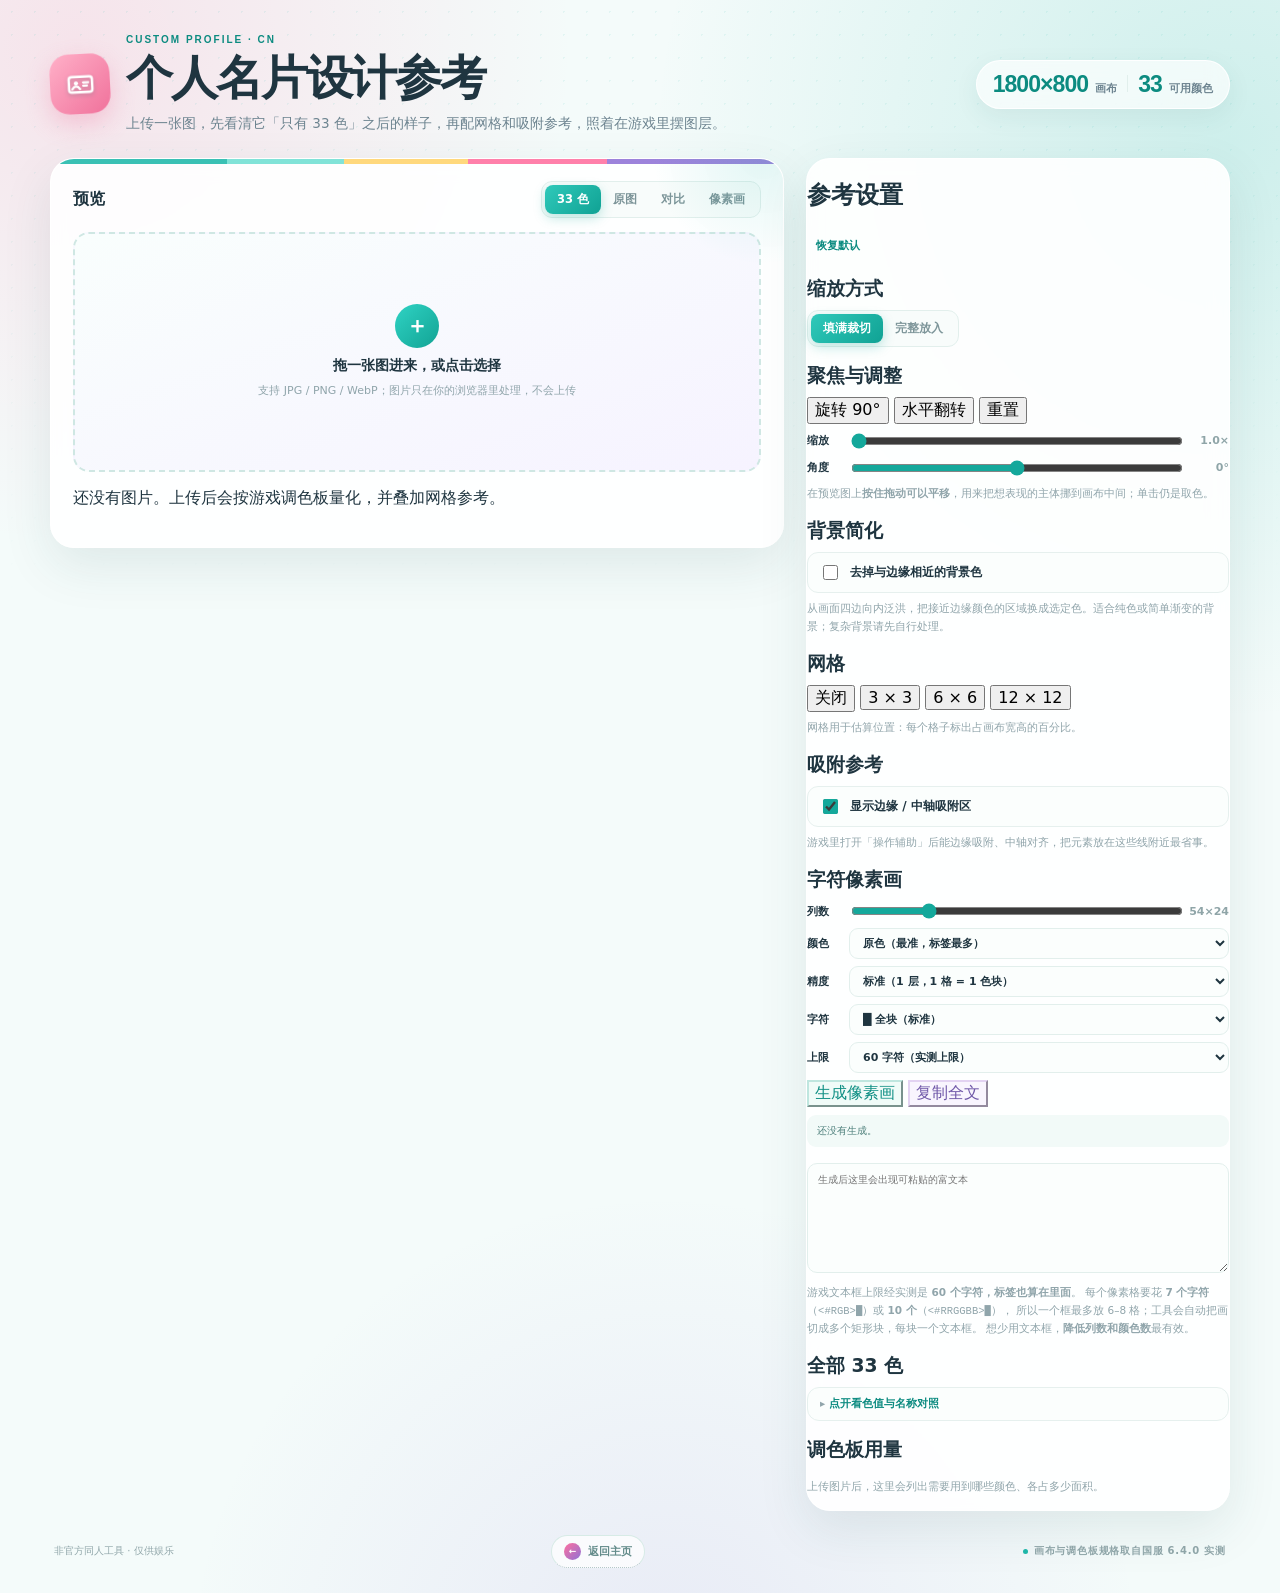
<file: profile.html>
<!doctype html>
<html lang="zh-CN">
<head>
  <meta charset="utf-8">
  <meta name="viewport" content="width=device-width, initial-scale=1">
  <meta name="theme-color" content="#f4fbfa">
  <meta name="description" content="PJSK 国服个人资料卡（搓名片）参考图工具：把图片映射到游戏内 33 色调色板，叠加网格与吸附参考。">
  <title>个人名片设计参考｜PJSK 国服工具箱</title>
  <link rel="icon" href="data:image/svg+xml,%3Csvg xmlns='http://www.w3.org/2000/svg' viewBox='0 0 64 64'%3E%3Crect width='64' height='64' rx='18' fill='%23f0719b'/%3E%3Crect x='12' y='20' width='40' height='24' rx='5' stroke='white' stroke-width='4' fill='none'/%3E%3Ccircle cx='24' cy='30' r='3.5' fill='white'/%3E%3C/svg%3E">
  <style>
/* ============ PJSK 舞台随机抽签 · 样式 ============ */
:root {
  color-scheme: light;
  --bg: #f4fbfa;
  --paper: #ffffff;
  --ink: #1f3540;
  --muted: #6d8490;
  --faint: #90a5ab;
  --line: #e1efec;
  --teal: #1fb8aa;
  --teal-deep: #0c8b80;
  --pink: #ff6f9f;
  --yellow: #f4b942;
  --purple: #8f72d6;
  --shadow: 0 18px 50px rgba(29, 78, 81, 0.1);
  --shadow-soft: 0 8px 26px rgba(29, 78, 81, 0.07);
  --radius: 24px;
  --font: "Noto Sans SC", "PingFang SC", "Hiragino Sans GB", "Microsoft YaHei",
    system-ui, -apple-system, "Segoe UI", sans-serif;
  --display: "Trebuchet MS", "Arial Rounded MT Bold", "Noto Sans SC",
    "PingFang SC", "Microsoft YaHei", sans-serif;
}

* {
  box-sizing: border-box;
}

[hidden] {
  display: none !important;
}

html {
  min-height: 100%;
  scroll-behavior: smooth;
}

body {
  margin: 0;
  min-height: 100vh;
  color: var(--ink);
  font-family: var(--font);
  background:
    radial-gradient(circle at 6% 3%, rgba(255, 111, 159, 0.17), transparent 31rem),
    radial-gradient(circle at 96% 9%, rgba(31, 184, 170, 0.18), transparent 36rem),
    radial-gradient(circle at 52% 105%, rgba(143, 114, 214, 0.12), transparent 30rem),
    var(--bg);
  -webkit-font-smoothing: antialiased;
  text-rendering: optimizeLegibility;
}

body::before {
  content: "";
  position: fixed;
  inset: 0;
  pointer-events: none;
  z-index: 0;
  background-image: radial-gradient(rgba(31, 184, 170, 0.16) 1px, transparent 1px);
  background-size: 23px 23px;
  -webkit-mask-image: linear-gradient(to bottom, rgba(0, 0, 0, 0.55), transparent 68%);
  mask-image: linear-gradient(to bottom, rgba(0, 0, 0, 0.55), transparent 68%);
}

button,
input,
select {
  font: inherit;
}

button {
  -webkit-tap-highlight-color: transparent;
}

button:focus-visible,
input:focus-visible,
a:focus-visible {
  outline: 3px solid rgba(31, 184, 170, 0.45);
  outline-offset: 3px;
}

.app {
  position: relative;
  z-index: 1;
  width: min(1180px, calc(100% - 40px));
  margin: 0 auto;
  padding: 34px 0 26px;
}

/* ---------- 顶部 ---------- */
.hero {
  display: flex;
  align-items: center;
  justify-content: space-between;
  gap: 24px;
  flex-wrap: wrap;
  margin-bottom: 24px;
}

.brand {
  display: flex;
  align-items: center;
  gap: 16px;
  min-width: 0;
}

.brand-mark {
  width: 60px;
  height: 60px;
  flex: 0 0 auto;
  display: grid;
  place-items: center;
  border-radius: 19px;
  color: #fff;
  background:
    linear-gradient(135deg, rgba(255, 255, 255, 0.28), transparent 48%),
    linear-gradient(135deg, #1fc2b2 0%, #4fd6c6 48%, #ffd77a 100%);
  box-shadow:
    0 12px 26px rgba(31, 184, 170, 0.26),
    inset 0 0 0 1px rgba(255, 255, 255, 0.52);
  transform: rotate(-3deg);
}

.brand-mark svg {
  width: 31px;
  height: 31px;
  filter: drop-shadow(0 2px 2px rgba(13, 111, 103, 0.22));
}

.kicker {
  margin: 0 0 7px;
  color: var(--teal-deep);
  font: 800 10px/1.2 var(--display);
  letter-spacing: 0.2em;
  text-transform: uppercase;
}

.hero h1 {
  margin: 0;
  font-family: var(--display);
  font-size: clamp(30px, 4.4vw, 47px);
  line-height: 1.06;
  letter-spacing: -0.045em;
}

.lede {
  margin: 9px 0 0;
  color: var(--muted);
  font-size: 13.5px;
  line-height: 1.65;
}

.lib-badge {
  display: flex;
  align-items: baseline;
  gap: 7px;
  padding: 12px 16px;
  border: 1px solid rgba(255, 255, 255, 0.9);
  border-radius: 999px;
  background: rgba(255, 255, 255, 0.68);
  box-shadow: var(--shadow-soft);
  backdrop-filter: blur(10px);
  white-space: nowrap;
}

.lib-badge strong {
  color: var(--teal-deep);
  font: 800 23px/1 var(--display);
  letter-spacing: -0.04em;
}

.lib-badge span {
  color: var(--muted);
  font-size: 11px;
  font-weight: 700;
}

.lib-badge i {
  width: 1px;
  height: 17px;
  margin: 0 3px;
  background: var(--line);
}

/* ---------- 布局 ---------- */
.layout {
  display: grid;
  grid-template-columns: minmax(0, 1.42fr) minmax(320px, 0.82fr);
  gap: 22px;
  align-items: start;
}

.card {
  background: rgba(255, 255, 255, 0.9);
  border: 1px solid rgba(255, 255, 255, 0.96);
  border-radius: var(--radius);
  box-shadow: var(--shadow);
  backdrop-filter: blur(10px);
}

/* ---------- 抽签舞台 ---------- */
.stage {
  position: relative;
  overflow: hidden;
  padding: 22px;
}

.stage::before {
  content: "";
  position: absolute;
  inset: 0 0 auto;
  height: 5px;
  background: linear-gradient(
    90deg,
    var(--teal) 0 24%,
    #70dfd2 24% 40%,
    #ffd36b 40% 57%,
    var(--pink) 57% 76%,
    var(--purple) 76% 100%
  );
  opacity: 0.88;
}

.stage::after {
  content: "";
  position: absolute;
  width: 230px;
  height: 230px;
  right: -95px;
  top: -120px;
  border-radius: 50%;
  background: radial-gradient(circle, rgba(31, 184, 170, 0.13), transparent 68%);
  pointer-events: none;
}

.stage-top {
  position: relative;
  z-index: 1;
  display: flex;
  align-items: center;
  justify-content: space-between;
  gap: 12px;
  flex-wrap: wrap;
  margin-bottom: 14px;
}

.stage-label {
  display: inline-flex;
  align-items: center;
  gap: 8px;
  color: var(--teal-deep);
  font: 800 10px/1 var(--display);
  letter-spacing: 0.17em;
}

.stage-label::before {
  content: "";
  width: 7px;
  height: 7px;
  border-radius: 50%;
  background: var(--teal);
  box-shadow: 0 0 0 4px rgba(31, 184, 170, 0.12);
}

.segmented {
  display: inline-flex;
  padding: 3px;
  border: 1px solid var(--line);
  border-radius: 999px;
  background: #f7fcfb;
}

.segmented button {
  border: 0;
  border-radius: 999px;
  background: transparent;
  color: var(--faint);
  padding: 6px 10px;
  font-size: 11px;
  font-weight: 800;
  line-height: 1;
  cursor: pointer;
  transition: 0.18s ease;
}

.segmented button:hover {
  color: var(--teal-deep);
}

.segmented button[aria-pressed="true"] {
  color: #fff;
  background: var(--teal);
  box-shadow: 0 3px 9px rgba(31, 184, 170, 0.24);
}

/* 结果面板 */
.result {
  position: relative;
  min-height: 318px;
  display: flex;
  flex-direction: column;
  justify-content: center;
  padding: 23px;
  overflow: hidden;
  border: 1px solid #dceeea;
  border-radius: 20px;
  background:
    linear-gradient(135deg, rgba(255, 255, 255, 0.7), transparent 55%),
    linear-gradient(145deg, #f7fdfc 0%, #eefaf7 54%, #fbf6ff 100%);
}

.result::before {
  content: "";
  position: absolute;
  inset: 0;
  background-image:
    linear-gradient(rgba(31, 184, 170, 0.045) 1px, transparent 1px),
    linear-gradient(90deg, rgba(31, 184, 170, 0.045) 1px, transparent 1px);
  background-size: 36px 36px;
  -webkit-mask-image: radial-gradient(circle at 72% 30%, #000, transparent 76%);
  mask-image: radial-gradient(circle at 72% 30%, #000, transparent 76%);
  pointer-events: none;
}

.result::after {
  content: "♪";
  position: absolute;
  right: 1px;
  bottom: -53px;
  color: rgba(31, 184, 170, 0.075);
  font: 900 230px/1 var(--display);
  transform: rotate(-12deg);
  pointer-events: none;
}

.result-placeholder {
  position: relative;
  z-index: 1;
  display: flex;
  flex-direction: column;
  align-items: center;
  text-align: center;
  padding: 16px 8px;
}

.disc {
  position: relative;
  width: 92px;
  height: 92px;
  display: grid;
  place-items: center;
  border-radius: 50%;
  color: #fff;
  background:
    repeating-radial-gradient(circle at center, transparent 0 8px, rgba(255, 255, 255, 0.12) 8px 9px),
    linear-gradient(135deg, #26c4b5, #76ded2 62%, #ffd36b);
  box-shadow:
    0 18px 34px rgba(31, 184, 170, 0.22),
    inset 0 0 0 7px rgba(255, 255, 255, 0.3);
  animation: floaty 5s ease-in-out infinite;
}

.disc::after {
  content: "";
  position: absolute;
  width: 17px;
  height: 17px;
  border-radius: 50%;
  background: rgba(255, 255, 255, 0.92);
  box-shadow: inset 0 0 0 4px rgba(31, 184, 170, 0.16);
}

.disc svg {
  width: 34px;
  height: 34px;
  margin-top: -22px;
  filter: drop-shadow(0 2px 2px rgba(12, 111, 103, 0.2));
}

.placeholder-title {
  margin: 21px 0 6px;
  font: 800 20px/1.25 var(--display);
  letter-spacing: -0.025em;
}

.placeholder-sub {
  margin: 0;
  max-width: 330px;
  color: var(--muted);
  font-size: 12.5px;
  line-height: 1.8;
}

.placeholder-spark {
  display: flex;
  gap: 7px;
  margin-top: 15px;
}

.placeholder-spark i {
  width: 6px;
  height: 6px;
  border-radius: 50%;
  background: var(--teal);
  opacity: 0.45;
}

.placeholder-spark i:nth-child(2) {
  background: var(--pink);
  opacity: 0.62;
}

.placeholder-spark i:nth-child(3) {
  background: var(--yellow);
  opacity: 0.82;
}

.result-content {
  position: relative;
  z-index: 1;
}

.result-inner {
  display: flex;
  align-items: center;
  gap: 22px;
  min-width: 0;
}

.cover {
  position: relative;
  flex: 0 0 auto;
  width: 112px;
  aspect-ratio: 1;
  display: grid;
  place-items: center;
  overflow: hidden;
  border-radius: 22px;
  background: linear-gradient(135deg, var(--cover-a, #1fb8aa), var(--cover-b, #7de1d5));
  box-shadow:
    0 14px 30px rgba(31, 92, 88, 0.2),
    inset 0 0 0 1px rgba(255, 255, 255, 0.36);
}

.cover::before {
  content: "";
  position: absolute;
  inset: 9px;
  border: 1px solid rgba(255, 255, 255, 0.28);
  border-radius: 15px;
}

.cover::after {
  content: "";
  position: absolute;
  width: 150%;
  height: 34px;
  top: 12%;
  left: -24%;
  background: rgba(255, 255, 255, 0.14);
  transform: rotate(-25deg);
}

.cover-note {
  position: relative;
  z-index: 1;
  color: #fff;
  font: 900 49px/1 var(--display);
  text-shadow: 0 3px 12px rgba(20, 75, 72, 0.2);
}

.cover-append {
  position: absolute;
  z-index: 2;
  left: 50%;
  bottom: 7px;
  transform: translateX(-50%);
  padding: 3px 6px;
  border-radius: 5px;
  background: rgba(255, 255, 255, 0.88);
  color: #b23d78;
  font: 900 8px/1 var(--display);
  letter-spacing: 0.11em;
}

.result-copy {
  min-width: 0;
  flex: 1;
}

.result-kicker {
  display: flex;
  align-items: center;
  flex-wrap: wrap;
  gap: 8px;
  color: var(--faint);
  font-size: 10.5px;
  font-weight: 800;
  letter-spacing: 0.08em;
}

.result-kicker .dot-sep {
  width: 3px;
  height: 3px;
  border-radius: 50%;
  background: #b9cfcb;
}

.song-title {
  margin: 8px 0 5px;
  font-family: var(--display);
  font-size: clamp(24px, 3.7vw, 39px);
  line-height: 1.16;
  letter-spacing: -0.045em;
  overflow-wrap: anywhere;
}

.song-original {
  margin: 0;
  color: var(--muted);
  font-size: 12.5px;
  line-height: 1.6;
  overflow-wrap: anywhere;
}

.result-tags {
  display: flex;
  flex-wrap: wrap;
  align-items: center;
  gap: 7px;
  margin-top: 15px;
}

.diff-badge {
  display: inline-flex;
  align-items: center;
  gap: 8px;
  padding: 7px 11px;
  border: 1px solid var(--diff-bg);
  border-radius: 999px;
  color: var(--diff);
  background: var(--diff-bg);
  font: 900 10px/1 var(--display);
  letter-spacing: 0.08em;
}

.diff-badge b {
  font: 900 17px/1 var(--display);
  letter-spacing: -0.03em;
}

.diff-easy {
  --diff: #257f4f;
  --diff-bg: #e2f6ea;
}
.diff-normal {
  --diff: #286fb3;
  --diff-bg: #e3f0fd;
}
.diff-hard {
  --diff: #a96f12;
  --diff-bg: #fff2d8;
}
.diff-expert {
  --diff: #bd3f3f;
  --diff-bg: #fde8e8;
}
.diff-master {
  --diff: #7448b1;
  --diff-bg: #f0e8fc;
}
.diff-append {
  --diff: #ad3d72;
  --diff-bg: linear-gradient(120deg, #ffe6f1, #ece8ff 52%, #e4fbf7);
  border-color: #f1d4e4;
}

.tag {
  display: inline-flex;
  align-items: center;
  gap: 5px;
  padding: 6px 9px;
  border: 1px solid #e4efed;
  border-radius: 999px;
  color: #5c747c;
  background: rgba(255, 255, 255, 0.72);
  font-size: 10.5px;
  font-weight: 800;
  line-height: 1;
}

.tag::before {
  content: "";
  width: 5px;
  height: 5px;
  border-radius: 50%;
  background: var(--tag-color, var(--teal));
}

.result-foot {
  display: flex;
  align-items: center;
  justify-content: space-between;
  gap: 12px;
  flex-wrap: wrap;
  margin-top: 17px;
  padding-top: 13px;
  border-top: 1px dashed #d4e8e3;
  color: var(--faint);
  font-size: 10.5px;
}

.result-foot .mini-action {
  padding: 7px 10px;
  border: 1px solid #daebe7;
  border-radius: 9px;
  color: var(--teal-deep);
  background: rgba(255, 255, 255, 0.68);
  font-size: 11px;
  font-weight: 800;
  cursor: pointer;
  transition: 0.16s ease;
}

.result-foot .mini-action:hover {
  border-color: #9eddd4;
  background: #f0fbf8;
}

.result.reveal .result-inner {
  animation: reveal-up 0.52s cubic-bezier(0.2, 0.8, 0.2, 1) both;
}

.result.reveal .result-foot {
  animation: reveal-up 0.52s cubic-bezier(0.2, 0.8, 0.2, 1) 0.05s both;
}

/* 抽签按钮 */
.draw-btn {
  position: relative;
  z-index: 1;
  width: 100%;
  margin-top: 15px;
  padding: 17px 19px;
  display: flex;
  align-items: center;
  justify-content: center;
  gap: 11px;
  border: 0;
  border-radius: 18px;
  color: #fff;
  background:
    linear-gradient(135deg, rgba(255, 255, 255, 0.18), transparent 45%),
    linear-gradient(135deg, #20c3b4, #0b9488);
  box-shadow:
    0 14px 28px rgba(12, 143, 131, 0.26),
    inset 0 0 0 1px rgba(255, 255, 255, 0.18);
  font: 900 17px/1 var(--display);
  letter-spacing: 0.02em;
  cursor: pointer;
  transition:
    transform 0.18s ease,
    box-shadow 0.18s ease,
    filter 0.18s ease;
}

.draw-btn:hover:not(:disabled) {
  transform: translateY(-2px);
  box-shadow:
    0 18px 32px rgba(12, 143, 131, 0.31),
    inset 0 0 0 1px rgba(255, 255, 255, 0.22);
  filter: saturate(1.05);
}

.draw-btn:active:not(:disabled) {
  transform: translateY(0) scale(0.994);
  box-shadow: 0 9px 18px rgba(12, 143, 131, 0.23);
}

.draw-btn:disabled {
  cursor: not-allowed;
  opacity: 0.58;
  box-shadow: none;
  transform: none;
}

.draw-btn .btn-icon {
  display: grid;
  place-items: center;
  width: 24px;
  height: 24px;
  border-radius: 50%;
  background: rgba(255, 255, 255, 0.18);
  font-size: 14px;
}

.draw-btn .key {
  margin-left: 3px;
  padding: 4px 6px;
  border: 1px solid rgba(255, 255, 255, 0.42);
  border-radius: 6px;
  color: rgba(255, 255, 255, 0.82);
  font: 800 9px/1 var(--display);
  letter-spacing: 0.08em;
}

.draw-btn.is-drawing .btn-icon {
  animation: spin 0.9s linear infinite;
}

.draw-hint {
  position: relative;
  z-index: 1;
  min-height: 17px;
  margin: 9px 0 0;
  color: var(--faint);
  font-size: 10.5px;
  line-height: 1.55;
  text-align: center;
}

.actions-row {
  position: relative;
  z-index: 1;
  display: flex;
  align-items: center;
  justify-content: space-between;
  gap: 10px;
  flex-wrap: wrap;
  margin-top: 12px;
}

.switch {
  display: inline-flex;
  align-items: center;
  gap: 9px;
  color: var(--muted);
  font-size: 12px;
  font-weight: 700;
  cursor: pointer;
  user-select: none;
}

.switch input {
  position: absolute;
  width: 1px;
  height: 1px;
  opacity: 0;
}

.switch-track {
  position: relative;
  width: 38px;
  height: 22px;
  flex: 0 0 auto;
  border-radius: 999px;
  background: #dbe9e6;
  transition: 0.2s ease;
}

.switch-track::after {
  content: "";
  position: absolute;
  top: 3px;
  left: 3px;
  width: 16px;
  height: 16px;
  border-radius: 50%;
  background: #fff;
  box-shadow: 0 1px 4px rgba(20, 70, 66, 0.18);
  transition: 0.2s ease;
}

.switch input:checked + .switch-track {
  background: var(--teal);
}

.switch input:checked + .switch-track::after {
  transform: translateX(16px);
}

.switch input:focus-visible + .switch-track {
  outline: 3px solid rgba(31, 184, 170, 0.35);
  outline-offset: 2px;
}

.ghost-btn {
  border: 0;
  border-radius: 9px;
  padding: 7px 9px;
  color: var(--teal-deep);
  background: transparent;
  font-size: 11px;
  font-weight: 800;
  cursor: pointer;
  transition: 0.16s ease;
}

.ghost-btn:hover {
  background: #eafaf6;
}

.ghost-btn:disabled {
  color: #b4c7c4;
  cursor: not-allowed;
  background: transparent;
}

/* 历史 */
.history {
  position: relative;
  z-index: 1;
  margin-top: 17px;
  padding-top: 14px;
  border-top: 1px dashed #e2efec;
}

.history-head {
  display: flex;
  align-items: center;
  justify-content: space-between;
  gap: 12px;
  margin-bottom: 8px;
  color: var(--faint);
  font-size: 10px;
  font-weight: 800;
  letter-spacing: 0.08em;
}

.history-list {
  display: flex;
  gap: 8px;
  overflow-x: auto;
  padding: 1px 1px 5px;
  scrollbar-width: thin;
  scrollbar-color: #c6e4df transparent;
}

.history-list::-webkit-scrollbar {
  height: 5px;
}

.history-list::-webkit-scrollbar-thumb {
  border-radius: 999px;
  background: #c6e4df;
}

.history-empty {
  color: #a1b5b7;
  font-size: 11px;
  padding: 4px 0;
}

.history-item {
  flex: 0 0 auto;
  max-width: 245px;
  padding: 8px 10px;
  border: 1px solid #e2efec;
  border-radius: 11px;
  color: var(--ink);
  background: #fbfefd;
  text-align: left;
  cursor: pointer;
  transition: 0.16s ease;
}

.history-item:hover {
  border-color: #b9dfd7;
  background: #f4fcfa;
  transform: translateY(-1px);
}

.history-item strong {
  display: block;
  max-width: 220px;
  overflow: hidden;
  text-overflow: ellipsis;
  white-space: nowrap;
  font-size: 11.5px;
  font-weight: 800;
}

.history-item span {
  display: block;
  margin-top: 4px;
  color: var(--faint);
  font-size: 9.5px;
  font-weight: 700;
  letter-spacing: 0.02em;
}

/* ---------- 筛选面板 ---------- */
.filters {
  padding: 22px;
}

.filters-head {
  display: flex;
  align-items: flex-start;
  justify-content: space-between;
  gap: 12px;
  padding-bottom: 15px;
  border-bottom: 1px solid #edf5f3;
}

.filters-head h2 {
  margin: 0;
  font: 800 20px/1.2 var(--display);
  letter-spacing: -0.03em;
}

.filters-head p {
  margin: 5px 0 0;
  color: var(--faint);
  font-size: 10.5px;
}

.reset-link {
  flex: 0 0 auto;
  margin-top: 1px;
  padding: 6px 8px;
  border: 0;
  border-radius: 8px;
  color: var(--teal-deep);
  background: #eefaf7;
  font-size: 10.5px;
  font-weight: 800;
  cursor: pointer;
  transition: 0.16s ease;
}

.reset-link:hover {
  background: #def7f2;
}

.filter-group {
  padding-top: 17px;
}

.filter-group + .filter-group {
  margin-top: 16px;
  border-top: 1px dashed #e6f1ef;
}

.label-row {
  display: flex;
  align-items: baseline;
  justify-content: space-between;
  gap: 10px;
  margin-bottom: 9px;
}

.label-row h3 {
  margin: 0;
  color: #39545b;
  font-size: 12px;
  font-weight: 900;
  letter-spacing: 0.02em;
}

.label-row span {
  color: var(--faint);
  font-size: 10px;
}

.chips {
  display: flex;
  flex-wrap: wrap;
  gap: 7px;
}

.chip {
  display: inline-flex;
  align-items: center;
  gap: 6px;
  min-height: 31px;
  padding: 6px 9px;
  border: 1px solid #deece9;
  border-radius: 999px;
  color: #567078;
  background: #fbfefd;
  font-size: 11px;
  font-weight: 800;
  line-height: 1;
  cursor: pointer;
  transition:
    transform 0.15s ease,
    border-color 0.15s ease,
    background 0.15s ease,
    opacity 0.15s ease;
}

.chip:hover {
  transform: translateY(-1px);
  border-color: #b7ddd6;
}

.chip-dot {
  width: 6px;
  height: 6px;
  flex: 0 0 auto;
  border-radius: 50%;
  background: var(--accent, var(--teal));
}

.chip-count {
  color: #9ab0b1;
  font-size: 9.5px;
  font-weight: 700;
  font-variant-numeric: tabular-nums;
}

.chip[aria-pressed="false"] {
  opacity: 0.52;
  background: #ffffff;
}

.chip[aria-pressed="true"] {
  color: #176f68;
  border-color: #9adfd4;
  background: #ecfbf7;
  box-shadow: inset 0 0 0 1px rgba(255, 255, 255, 0.6);
}

.chip[aria-pressed="true"] .chip-dot {
  box-shadow: 0 0 0 3px color-mix(in srgb, var(--accent, var(--teal)) 18%, transparent);
}

.chip[aria-pressed="true"] .chip-count {
  color: #5f9b94;
}

/* 等级 */
.level-range {
  display: flex;
  align-items: center;
  gap: 8px;
}

.level-field {
  flex: 1;
  display: flex;
  align-items: center;
  gap: 6px;
  min-width: 0;
  padding: 6px 9px;
  border: 1px solid #deece9;
  border-radius: 11px;
  background: #fbfefd;
}

.level-field label {
  flex: 0 0 auto;
  color: var(--faint);
  font-size: 9.5px;
  font-weight: 800;
}

.level-field input {
  width: 100%;
  min-width: 0;
  padding: 0;
  border: 0;
  outline: 0;
  color: var(--ink);
  background: transparent;
  font: 900 17px/1.3 var(--display);
  text-align: center;
  font-variant-numeric: tabular-nums;
}

.level-field input::-webkit-inner-spin-button,
.level-field input::-webkit-outer-spin-button {
  opacity: 0.45;
}

.level-tilde {
  color: #adc0c1;
  font-size: 11px;
  font-weight: 800;
}

.all-level {
  display: block;
  margin: 7px 0 0 auto;
  padding: 4px 0;
  border: 0;
  color: var(--teal-deep);
  background: transparent;
  font-size: 10px;
  font-weight: 800;
  cursor: pointer;
}

.all-level:hover {
  text-decoration: underline;
}

/* 曲池摘要 */
.pool-box {
  margin-top: 18px;
  padding: 14px;
  border: 1px solid #daeeea;
  border-radius: 15px;
  background:
    radial-gradient(circle at 100% 0%, rgba(255, 111, 159, 0.09), transparent 9rem),
    linear-gradient(135deg, #f1fbf8, #f8f5ff);
}

.pool-label {
  display: flex;
  align-items: center;
  gap: 6px;
  color: var(--teal-deep);
  font-size: 9.5px;
  font-weight: 900;
  letter-spacing: 0.12em;
}

.pool-label::before {
  content: "";
  width: 5px;
  height: 5px;
  border-radius: 50%;
  background: var(--pink);
}

.pool-line {
  display: flex;
  align-items: baseline;
  gap: 5px;
  margin-top: 5px;
}

.pool-count {
  color: var(--teal-deep);
  font: 900 31px/1 var(--display);
  letter-spacing: -0.05em;
  font-variant-numeric: tabular-nums;
}

.pool-chart {
  color: #7d6bb5;
  font-size: 20px;
  letter-spacing: -0.04em;
}

.sr-only {
  position: absolute !important;
  width: 1px !important;
  height: 1px !important;
  padding: 0 !important;
  margin: -1px !important;
  overflow: hidden !important;
  clip: rect(0, 0, 0, 0) !important;
  white-space: nowrap !important;
  border: 0 !important;
}

.pool-unit {
  color: #5f7b80;
  font-size: 11px;
  font-weight: 800;
}

.pool-slash {
  margin: 0 3px;
  color: #c1d3d0;
}

.pool-sub {
  margin: 5px 0 0;
  color: var(--faint);
  font-size: 10px;
  line-height: 1.55;
}

.pool-sub b {
  color: #5f7b80;
  font-weight: 800;
  font-variant-numeric: tabular-nums;
}

.view-pool {
  width: 100%;
  margin-top: 9px;
  padding: 9px 11px;
  border: 1px solid #d6eae5;
  border-radius: 10px;
  color: var(--teal-deep);
  background: rgba(255, 255, 255, 0.64);
  font-size: 10.5px;
  font-weight: 900;
  cursor: pointer;
  transition: 0.16s ease;
}

.view-pool:hover {
  border-color: #9fdcd2;
  background: #fff;
}

.note {
  margin: 13px 0 0;
  color: #8fa5a8;
  font-size: 10px;
  line-height: 1.75;
}

.note b {
  color: #5d7b80;
  font-weight: 800;
}

/* ---------- 页脚 ---------- */
.footer {
  display: flex;
  align-items: center;
  justify-content: space-between;
  gap: 12px;
  flex-wrap: wrap;
  padding: 24px 4px 0;
  color: #91a7aa;
  font-size: 10px;
  line-height: 1.65;
}

.footer a {
  color: #638b8a;
  text-decoration: none;
  border-bottom: 1px dotted rgba(99, 139, 138, 0.45);
}

.footer a:hover {
  color: var(--teal-deep);
}

.sibling-link {
  display: inline-flex;
  align-items: center;
  gap: 7px;
  padding: 7px 12px;
  border: 1px solid #d7ebe6;
  border-radius: 999px;
  color: var(--teal-deep);
  background: rgba(255, 255, 255, 0.72);
  font-size: 10.5px;
  font-weight: 800;
  text-decoration: none;
  border-bottom: 1px solid #d7ebe6;
  transition: 0.16s ease;
}

.sibling-link:hover {
  border-color: #9adfd4;
  background: #fff;
  transform: translateY(-1px);
}

.sibling-icon {
  display: grid;
  place-items: center;
  width: 17px;
  height: 17px;
  border-radius: 50%;
  color: #fff;
  background: linear-gradient(135deg, var(--pink), var(--purple));
  font-size: 9px;
}

.footer .footer-mark {
  display: inline-flex;
  align-items: center;
  gap: 6px;
  font-weight: 800;
  letter-spacing: 0.08em;
}

.footer .footer-mark i {
  width: 5px;
  height: 5px;
  border-radius: 50%;
  background: var(--teal);
}

/* ---------- 曲池弹窗 ---------- */
dialog {
  width: min(900px, calc(100% - 28px));
  max-height: min(84vh, 900px);
  padding: 0;
  border: 0;
  border-radius: 24px;
  color: var(--ink);
  background: #fff;
  box-shadow: 0 30px 90px rgba(16, 52, 55, 0.3);
  overflow: hidden;
}

dialog::backdrop {
  background: rgba(15, 40, 43, 0.4);
  backdrop-filter: blur(5px);
}

.dialog-shell {
  display: flex;
  flex-direction: column;
  max-height: min(84vh, 900px);
}

.dialog-head {
  display: flex;
  align-items: flex-start;
  justify-content: space-between;
  gap: 16px;
  padding: 21px 23px 14px;
  border-bottom: 1px solid #edf5f3;
  background: #fff;
}

.dialog-head h2 {
  margin: 0;
  font: 900 25px/1.15 var(--display);
  letter-spacing: -0.035em;
}

.dialog-head p:not(.kicker) {
  margin: 6px 0 0;
  color: var(--faint);
  font-size: 10.5px;
}

.dialog-close {
  display: grid;
  place-items: center;
  width: 34px;
  height: 34px;
  flex: 0 0 auto;
  border: 1px solid #e1efec;
  border-radius: 50%;
  color: #678184;
  background: #f9fdfc;
  font-size: 20px;
  line-height: 1;
  cursor: pointer;
  transition: 0.16s ease;
}

.dialog-close:hover {
  border-color: #b8ddd6;
  color: var(--teal-deep);
  background: #eefaf7;
}

.dialog-tools {
  padding: 12px 23px;
  border-bottom: 1px solid #f0f6f5;
}

.dialog-tools input {
  width: 100%;
  padding: 10px 13px;
  border: 1px solid #dfedeb;
  border-radius: 11px;
  color: var(--ink);
  background: #fbfefd;
  font-size: 12px;
  outline: 0;
  transition: 0.16s ease;
}

.dialog-tools input:focus {
  border-color: #9adfd4;
  box-shadow: 0 0 0 3px rgba(31, 184, 170, 0.1);
}

.pool-list {
  overflow-y: auto;
  padding: 3px 23px 22px;
  scrollbar-width: thin;
  scrollbar-color: #c6e4df transparent;
}

.pool-list::-webkit-scrollbar {
  width: 7px;
}

.pool-list::-webkit-scrollbar-thumb {
  border-radius: 999px;
  background: #c6e4df;
}

.pool-row {
  display: grid;
  grid-template-columns: minmax(0, 1.6fr) minmax(120px, 0.9fr) auto;
  gap: 14px;
  align-items: center;
  padding: 12px 0;
  border-bottom: 1px solid #f0f6f5;
}

.pool-row:last-child {
  border-bottom: 0;
}

.pool-main {
  min-width: 0;
}

.pool-main h3 {
  margin: 0;
  overflow: hidden;
  color: #2b444c;
  font-size: 12.5px;
  font-weight: 800;
  line-height: 1.4;
  text-overflow: ellipsis;
  white-space: nowrap;
}

.pool-main p {
  margin: 3px 0 0;
  overflow: hidden;
  color: #9aafb2;
  font-size: 10px;
  line-height: 1.4;
  text-overflow: ellipsis;
  white-space: nowrap;
}

.pool-groups {
  display: flex;
  flex-wrap: wrap;
  gap: 4px;
}

.pool-group {
  display: inline-flex;
  align-items: center;
  gap: 4px;
  padding: 4px 6px;
  border-radius: 5px;
  color: #6b8185;
  background: #f6fbfa;
  font-size: 8.5px;
  font-weight: 800;
  line-height: 1;
  white-space: nowrap;
}

.pool-group::before {
  content: "";
  width: 4px;
  height: 4px;
  border-radius: 50%;
  background: var(--tag-color, var(--teal));
}

.pool-diffs {
  display: flex;
  flex-wrap: wrap;
  justify-content: flex-end;
  gap: 4px;
  max-width: 190px;
}

.mini-diff {
  min-width: 30px;
  padding: 3px 4px;
  border-radius: 5px;
  color: var(--diff);
  background: var(--diff-bg);
  font: 900 8px/1 var(--display);
  text-align: center;
  letter-spacing: 0.02em;
}

.pool-empty {
  padding: 44px 10px;
  color: #9aafb2;
  font-size: 12px;
  text-align: center;
}

/* ---------- Toast ---------- */
.toast {
  position: fixed;
  z-index: 10;
  left: 50%;
  bottom: 26px;
  max-width: calc(100% - 32px);
  padding: 10px 15px;
  border: 1px solid rgba(255, 255, 255, 0.2);
  border-radius: 999px;
  color: #fff;
  background: rgba(26, 54, 60, 0.92);
  box-shadow: 0 10px 30px rgba(18, 45, 48, 0.22);
  font-size: 11.5px;
  font-weight: 700;
  line-height: 1.4;
  opacity: 0;
  pointer-events: none;
  transform: translate(-50%, 12px);
  transition:
    opacity 0.22s ease,
    transform 0.22s ease;
  backdrop-filter: blur(8px);
}

.toast.show {
  opacity: 1;
  transform: translate(-50%, 0);
}

/* ---------- 动画 ---------- */
@keyframes floaty {
  0%,
  100% {
    transform: translateY(0) rotate(-2deg);
  }
  50% {
    transform: translateY(-7px) rotate(2deg);
  }
}

@keyframes spin {
  to {
    transform: rotate(360deg);
  }
}

@keyframes reveal-up {
  from {
    opacity: 0;
    transform: translateY(10px) scale(0.985);
  }
  to {
    opacity: 1;
    transform: translateY(0) scale(1);
  }
}

/* ---------- 响应式 ---------- */
@media (max-width: 920px) {
  .layout {
    grid-template-columns: 1fr;
  }

  .filters {
    padding: 20px;
  }

  .stage {
    padding: 19px;
  }

  .result {
    min-height: 300px;
  }
}

@media (max-width: 620px) {
  .app {
    width: min(100% - 24px, 1180px);
    padding-top: 22px;
  }

  .hero {
    gap: 15px;
    margin-bottom: 17px;
  }

  .brand {
    gap: 12px;
  }

  .brand-mark {
    width: 48px;
    height: 48px;
    border-radius: 15px;
  }

  .brand-mark svg {
    width: 25px;
    height: 25px;
  }

  .kicker {
    font-size: 8.5px;
    letter-spacing: 0.16em;
  }

  .hero h1 {
    font-size: 30px;
  }

  .lede {
    margin-top: 6px;
    font-size: 11.5px;
  }

  .lib-badge {
    padding: 8px 11px;
  }

  .lib-badge strong {
    font-size: 19px;
  }

  .lib-badge span {
    font-size: 10px;
  }

  .stage {
    padding: 15px;
    border-radius: 20px;
  }

  .result {
    min-height: 290px;
    padding: 17px;
    border-radius: 16px;
  }

  .result-inner {
    flex-direction: column;
    align-items: flex-start;
    gap: 15px;
  }

  .cover {
    width: 80px;
    border-radius: 16px;
  }

  .cover-note {
    font-size: 35px;
  }

  .cover::before {
    inset: 7px;
    border-radius: 11px;
  }

  .cover-append {
    bottom: 5px;
    font-size: 6.5px;
  }

  .song-title {
    margin-top: 6px;
    font-size: clamp(23px, 7.2vw, 32px);
  }

  .song-original {
    font-size: 11px;
  }

  .result-tags {
    margin-top: 12px;
  }

  .diff-badge {
    padding: 6px 9px;
    font-size: 9px;
  }

  .diff-badge b {
    font-size: 15px;
  }

  .tag {
    font-size: 9.5px;
    padding: 5px 7px;
  }

  .result-foot {
    margin-top: 13px;
    padding-top: 11px;
  }

  .draw-btn {
    padding: 15px;
    border-radius: 15px;
    font-size: 15.5px;
  }

  .draw-btn .key {
    display: none;
  }

  .actions-row {
    margin-top: 10px;
  }

  .filters {
    padding: 16px;
    border-radius: 20px;
  }

  .filters-head h2 {
    font-size: 18px;
  }

  .chip {
    min-height: 30px;
    font-size: 10.5px;
  }

  .pool-row {
    grid-template-columns: minmax(0, 1fr);
    gap: 6px;
    padding: 11px 0;
  }

  .pool-diffs {
    max-width: none;
    justify-content: flex-start;
  }

  .dialog-head {
    padding: 17px 16px 12px;
  }

  .dialog-tools {
    padding: 10px 16px;
  }

  .pool-list {
    padding: 2px 16px 18px;
  }

  .dialog-head h2 {
    font-size: 21px;
  }

  .footer {
    padding-top: 18px;
    font-size: 9px;
  }
}

@media (prefers-reduced-motion: reduce) {
  *,
  *::before,
  *::after {
    scroll-behavior: auto !important;
    animation-duration: 0.001ms !important;
    animation-iteration-count: 1 !important;
    transition-duration: 0.001ms !important;
  }
}


/* ---------- 曲目封面 ---------- */
.cover-img {
  position: absolute;
  inset: 0;
  width: 100%;
  height: 100%;
  object-fit: cover;
  border-radius: inherit;
}

.cover.has-img .cover-note {
  opacity: 0;
}

.cover-img[hidden] {
  display: none;
}

/* 封面就位后，APPEND 角标仍浮在上层 */
.cover.has-img .cover-append {
  z-index: 2;
}

/* ============ 个人名片设计参考 ============ */
.brand-mark-profile {
  background: linear-gradient(135deg, #ffb0c8, #f0719b);
  box-shadow: 0 10px 24px rgba(240, 113, 155, 0.3);
}

.profile-layout {
  align-items: start;
}

.stage-head {
  display: flex;
  align-items: center;
  justify-content: space-between;
  gap: 12px;
  margin-bottom: 14px;
}

.stage-head h2 {
  margin: 0;
  color: var(--ink);
  font: 900 16px/1.3 var(--display);
}

/* 上传区 */
.profile-drop {
  position: relative;
  display: grid;
  place-items: center;
  min-height: 240px;
  padding: 26px 20px;
  border: 2px dashed #cfe7e3;
  border-radius: 16px;
  background: linear-gradient(160deg, #f9fefd, #f6f3ff);
  cursor: pointer;
  transition: 0.18s ease;
}

.profile-drop:hover,
.profile-drop.is-over {
  border-color: #7fd8ca;
  background: linear-gradient(160deg, #f0fcfa, #f3eeff);
}

.profile-drop.is-over {
  border-style: solid;
}

.profile-drop-inner {
  display: grid;
  justify-items: center;
  gap: 7px;
  text-align: center;
}

.profile-drop-icon {
  display: grid;
  place-items: center;
  width: 44px;
  height: 44px;
  margin-bottom: 2px;
  border-radius: 50%;
  color: #fff;
  background: linear-gradient(135deg, #2fd3c4, #12a394);
  font-size: 22px;
  font-weight: 700;
  line-height: 1;
}

.profile-drop strong {
  color: var(--ink);
  font-size: 13.5px;
  font-weight: 800;
}

.profile-drop small {
  color: var(--faint);
  font-size: 11px;
  line-height: 1.6;
}

/* 画布 */
.profile-canvas-wrap {
  overflow: hidden;
  border: 1px solid #e2efec;
  border-radius: 14px;
  background: #fff;
  box-shadow: 0 10px 26px rgba(29, 78, 81, 0.07);
}

.profile-canvas-wrap canvas {
  display: block;
  width: 100%;
  height: auto;
}

.profile-actions {
  display: flex;
  flex-wrap: wrap;
  gap: 10px;
  margin-top: 14px;
}

/* 分段按钮通用 */
.seg {
  display: inline-flex;
  padding: 3px;
  border: 1px solid #e2efec;
  border-radius: 11px;
  background: #f8fcfb;
}

.seg button {
  padding: 7px 12px;
  border: 0;
  border-radius: 8px;
  color: #7d9599;
  background: transparent;
  font-size: 11.5px;
  font-weight: 800;
  cursor: pointer;
  transition: 0.15s ease;
}

.seg button.is-on {
  color: #fff;
  background: linear-gradient(135deg, #2fc9ba, #10a294);
  box-shadow: 0 4px 12px rgba(16, 162, 148, 0.26);
}

.seg button:hover:not(.is-on) {
  color: var(--teal-deep);
}

/* 调色板用量 */
.palette-usage {
  display: grid;
  gap: 6px;
  margin-top: 4px;
}

.palette-row {
  display: grid;
  grid-template-columns: 14px 62px 1fr 42px;
  align-items: center;
  gap: 8px;
  font-size: 10.5px;
}

.palette-dot {
  width: 14px;
  height: 14px;
  border: 1px solid rgba(0, 0, 0, 0.1);
  border-radius: 4px;
}

.palette-row code {
  color: #6d858a;
  font: 700 10px/1 ui-monospace, Consolas, monospace;
}

.palette-bar {
  overflow: hidden;
  height: 7px;
  border-radius: 999px;
  background: #eef4f3;
}

.palette-bar b {
  display: block;
  height: 100%;
  border-radius: inherit;
  opacity: 0.85;
}

.palette-row em {
  color: #8fa5a8;
  font-style: normal;
  text-align: right;
  font-variant-numeric: tabular-nums;
}

.switch-row {
  display: flex;
  align-items: center;
  gap: 9px;
  padding: 9px 11px;
  border: 1px solid #e6f0ee;
  border-radius: 11px;
  background: #fbfefd;
  color: var(--ink);
  font-size: 12px;
  font-weight: 700;
  cursor: pointer;
}

.switch-row input {
  width: 15px;
  height: 15px;
  accent-color: #14a89b;
}

.settings .field-note {
  margin: 7px 0 14px;
  color: var(--faint);
  font-size: 10.5px;
  line-height: 1.65;
}

.settings h3 {
  margin: 16px 0 8px;
}

@media (max-width: 720px) {
  .palette-row {
    grid-template-columns: 12px 54px 1fr 38px;
  }

  .stage-head {
    flex-wrap: wrap;
  }
}


/* ---------- 颜色定位 ---------- */
.pick-readout {
  display: flex;
  align-items: center;
  flex-wrap: wrap;
  gap: 8px;
  margin-top: 12px;
  padding: 10px 13px;
  border: 1px solid #e2efec;
  border-radius: 12px;
  background: #fbfefd;
}

.pick-readout i {
  width: 18px;
  height: 18px;
  border: 1px solid rgba(0, 0, 0, 0.12);
  border-radius: 5px;
}

.pick-readout strong {
  color: var(--ink);
  font-size: 12.5px;
  font-weight: 900;
}

.pick-readout span {
  color: var(--faint);
  font-size: 10.5px;
}

.pick-readout em {
  margin-left: auto;
  color: #b3c4c6;
  font-size: 10px;
  font-style: normal;
}

.palette-legend {
  border: 1px solid #e6f0ee;
  border-radius: 12px;
  background: #fbfefd;
}

.palette-legend summary {
  padding: 9px 12px;
  color: var(--teal-deep);
  font-size: 10.5px;
  font-weight: 800;
  cursor: pointer;
  list-style: none;
}

.palette-legend summary::-webkit-details-marker {
  display: none;
}

.palette-legend summary::before {
  content: "▸ ";
  color: var(--faint);
}

.palette-legend[open] summary::before {
  content: "▾ ";
}

.legend-grid {
  display: grid;
  grid-template-columns: repeat(2, minmax(0, 1fr));
  gap: 4px;
  padding: 0 10px 10px;
}

.legend-item {
  display: flex;
  align-items: center;
  gap: 6px;
  padding: 5px 7px;
  border: 1px solid transparent;
  border-radius: 8px;
  background: rgba(255, 255, 255, 0.7);
  color: #55707a;
  font-size: 10.5px;
  font-weight: 700;
  text-align: left;
  cursor: pointer;
  transition: 0.14s ease;
}

.legend-item:hover {
  border-color: #bfe6df;
  background: #fff;
}

.legend-item i {
  flex: 0 0 auto;
  width: 12px;
  height: 12px;
  border: 1px solid rgba(0, 0, 0, 0.12);
  border-radius: 3px;
}

.legend-item span {
  overflow: hidden;
  white-space: nowrap;
  text-overflow: ellipsis;
}

.palette-row {
  cursor: pointer;
  border-radius: 7px;
  transition: 0.14s ease;
}

.palette-row:hover {
  background: #f1faf8;
}

.palette-row.is-focus {
  background: #e6f7f3;
  box-shadow: inset 0 0 0 1px #9adfd4;
}


/* ---------- 聚焦与背景简化 ---------- */
.slider-row,
.select-row {
  display: grid;
  grid-template-columns: 34px 1fr 40px;
  align-items: center;
  gap: 8px;
  margin: 7px 0;
  color: var(--ink);
  font-size: 11px;
  font-weight: 700;
}

.select-row {
  grid-template-columns: 34px 1fr;
}

.slider-row input[type="range"] {
  width: 100%;
  accent-color: #14a89b;
}

.slider-row em {
  color: #8fa5a8;
  font-style: normal;
  text-align: right;
  font-variant-numeric: tabular-nums;
}

.select-row select {
  width: 100%;
  padding: 7px 9px;
  border: 1px solid #e2efec;
  border-radius: 9px;
  background: #fbfefd;
  color: var(--ink);
  font-size: 11px;
}

#bgColorRow {
  padding: 4px 10px 8px;
  border: 1px solid #eaf3f1;
  border-radius: 10px;
  background: #fbfefd;
}

.profile-canvas-wrap canvas {
  cursor: grab;
  touch-action: none;
}

.profile-canvas-wrap canvas.is-panning {
  cursor: grabbing;
}


/* ---------- 字符像素画 ---------- */
.pixel-meta {
  margin: 8px 0;
  padding: 8px 10px;
  border-radius: 9px;
  background: #f2faf8;
  color: #4f807c;
  font-size: 10px;
  line-height: 1.6;
  word-break: break-all;
}

.pixel-output {
  width: 100%;
  padding: 9px 10px;
  border: 1px solid #e2efec;
  border-radius: 10px;
  background: #fbfefd;
  color: #4c6669;
  font: 10px/1.5 ui-monospace, Consolas, monospace;
  resize: vertical;
}

#pixelBuild {
  border-color: #bfe6df;
  color: #0f8f84;
  background: #f0fbf8;
}

#pixelBuild:hover {
  background: #e4f7f3;
}

#pixelCopy {
  border-color: #e3d3f2;
  color: #6f57a8;
  background: #f9f5fe;
}

#pixelCopy:hover {
  background: #f1eafd;
}


/* ---------- 分段复制 ---------- */
.pixel-chunks {
  display: grid;
  gap: 4px;
  margin: 6px 0 8px;
}

.chunk-head {
  margin: 0 0 4px;
  color: #7d9599;
  font-size: 10px;
  line-height: 1.6;
}

.chunk-row {
  display: flex;
  align-items: center;
  justify-content: space-between;
  gap: 8px;
  padding: 6px 9px;
  border: 1px solid #e8f2f0;
  border-radius: 8px;
  background: #fbfefd;
  color: #55707a;
  font-size: 10px;
}

.chunk-copy {
  flex: 0 0 auto;
  padding: 4px 10px;
  border: 1px solid #bfe6df;
  border-radius: 7px;
  color: #0f8f84;
  background: #f0fbf8;
  font-size: 10px;
  font-weight: 800;
  cursor: pointer;
}

.chunk-copy:hover {
  background: #e4f7f3;
}

  </style>
</head>
<body>
  <div class="app">
    <header class="hero">
      <div class="brand">
        <div class="brand-mark brand-mark-profile" aria-hidden="true">
          <svg viewBox="0 0 24 24" fill="none">
            <rect x="3" y="6" width="18" height="12" rx="2.2" stroke="currentColor" stroke-width="1.9"/>
            <circle cx="8.5" cy="11" r="1.6" fill="currentColor"/>
            <path d="M5.5 15.6c.9-1.5 2.1-2.2 3-2.2s2.1.7 3 2.2" stroke="currentColor" stroke-width="1.7" stroke-linecap="round"/>
            <path d="M14 10.5h4M14 13h3" stroke="currentColor" stroke-width="1.7" stroke-linecap="round"/>
          </svg>
        </div>
        <div>
          <p class="kicker">CUSTOM PROFILE · CN</p>
          <h1>个人名片设计参考</h1>
          <p class="lede">上传一张图，先看清它「只有 33 色」之后的样子，再配网格和吸附参考，照着在游戏里摆图层。</p>
        </div>
      </div>
      <div class="lib-badge" aria-label="画布规格">
        <strong id="canvasSize">1800×800</strong><span>画布</span>
        <i aria-hidden="true"></i>
        <strong>33</strong><span>可用颜色</span>
      </div>
    </header>

    <main class="layout profile-layout">
      <section class="card stage">
        <div class="stage-head">
          <h2>预览</h2>
          <div class="seg" id="viewMode" role="group" aria-label="预览模式">
            <button type="button" data-view="mapped" class="is-on">33 色</button>
            <button type="button" data-view="original">原图</button>
            <button type="button" data-view="split">对比</button>
            <button type="button" data-view="pixel">像素画</button>
          </div>
        </div>

        <div class="profile-drop" id="dropZone">
          <div class="profile-drop-inner">
            <span class="profile-drop-icon" aria-hidden="true">＋</span>
            <strong>拖一张图进来，或点击选择</strong>
            <small>支持 JPG / PNG / WebP；图片只在你的浏览器里处理，不会上传</small>
          </div>
          <input type="file" id="fileInput" accept="image/*" hidden>
        </div>

        <div class="profile-canvas-wrap" id="canvasWrap" hidden>
          <canvas id="preview" aria-label="名片预览"></canvas>
        </div>

        <div class="pick-readout" id="pickReadout" hidden></div>

        <div class="profile-actions" id="actions" hidden>
          <button type="button" class="draw-btn" id="exportBtn"><span>导出参考图 PNG</span></button>
          <button type="button" class="ghost-btn" id="resetBtn">换一张图</button>
        </div>

        <p class="stage-hint" id="statusHint">还没有图片。上传后会按游戏调色板量化，并叠加网格参考。</p>
      </section>

      <aside class="card settings" aria-labelledby="settingsTitle">
        <div class="settings-head">
          <h2 id="settingsTitle">参考设置</h2>
          <button type="button" class="ghost-btn" id="resetSettings">恢复默认</button>
        </div>

        <h3>缩放方式</h3>
        <div class="seg" id="fitMode" role="group" aria-label="缩放方式">
          <button type="button" data-fit="cover" class="is-on">填满裁切</button>
          <button type="button" data-fit="contain">完整放入</button>
        </div>

        <h3>聚焦与调整</h3>
        <div class="chip-row">
          <button type="button" id="rotateBtn">旋转 90°</button>
          <button type="button" id="flipBtn">水平翻转</button>
          <button type="button" id="resetTransform">重置</button>
        </div>
        <label class="slider-row">
          <span>缩放</span>
          <input type="range" id="zoomRange" min="1" max="4" step="0.05" value="1">
          <em id="zoomValue">1.0×</em>
        </label>
        <label class="slider-row">
          <span>角度</span>
          <input type="range" id="rotateRange" min="-180" max="180" step="1" value="0">
          <em id="rotateValue">0°</em>
        </label>
        <p class="field-note">在预览图上<strong>按住拖动可以平移</strong>，用来把想表现的主体挪到画布中间；单击仍是取色。</p>

        <h3>背景简化</h3>
        <label class="switch-row">
          <input type="checkbox" id="bgSimplify">
          <span>去掉与边缘相近的背景色</span>
        </label>
        <div id="bgColorRow" hidden>
          <label class="slider-row">
            <span>容差</span>
            <input type="range" id="bgTolerance" min="4" max="80" step="1" value="26">
            <em id="bgToleranceValue">26</em>
          </label>
          <label class="select-row">
            <span>替换为</span>
            <select id="bgColorSelect"></select>
          </label>
        </div>
        <p class="field-note">从画面四边向内泛洪，把接近边缘颜色的区域换成选定色。适合纯色或简单渐变的背景；复杂背景请先自行处理。</p>

        <h3>网格</h3>
        <div class="chip-row" id="gridMode" role="group" aria-label="网格密度">
          <button type="button" data-grid="0">关闭</button>
          <button type="button" data-grid="3">3 × 3</button>
          <button type="button" data-grid="6" class="is-on">6 × 6</button>
          <button type="button" data-grid="12">12 × 12</button>
        </div>
        <p class="field-note">网格用于估算位置：每个格子标出占画布宽高的百分比。</p>

        <h3>吸附参考</h3>
        <label class="switch-row">
          <input type="checkbox" id="guidesToggle" checked>
          <span>显示边缘 / 中轴吸附区</span>
        </label>
        <p class="field-note">游戏里打开「操作辅助」后能边缘吸附、中轴对齐，把元素放在这些线附近最省事。</p>

        <h3>字符像素画</h3>
        <label class="slider-row">
          <span>列数</span>
          <input type="range" id="pixelCols" min="36" max="117" step="9" value="54">
          <em id="pixelColsValue">54×24</em>
        </label>
        <label class="select-row">
          <span>颜色</span>
          <select id="pixelColors">
            <option value="0">原色（最准，标签最多）</option>
            <option value="16">16 色</option>
            <option value="24">24 色</option>
            <option value="33">33 色（对齐游戏调色板）</option>
          </select>
        </label>
        <label class="select-row">
          <span>精度</span>
          <select id="pixelMode">
            <option value="block">标准（1 层，1 格 = 1 色块）</option>
            <option value="half">半块（2 层，纵向精度 ×2）</option>
          </select>
        </label>
        <label class="select-row">
          <span>字符</span>
          <select id="pixelChar">
            <option value="█">█ 全块（标准）</option>
            <option value="▓">▓ 密纹（次级纹理）</option>
            <option value="■">■ 小方块</option>
          </select>
        </label>
        <label class="select-row">
          <span>上限</span>
          <select id="pixelBudget">
            <option value="48">48 字符（保守）</option>
            <option value="60" selected>60 字符（实测上限）</option>
            <option value="0">不限制（会粘贴失败）</option>
          </select>
        </label>
        <div class="chip-row">
          <button type="button" id="pixelBuild">生成像素画</button>
          <button type="button" id="pixelCopy">复制全文</button>
        </div>
        <p class="pixel-meta" id="pixelMeta">还没有生成。</p>
        <div class="pixel-chunks" id="pixelChunks"></div>
        <textarea id="pixelOutput" class="pixel-output" readonly rows="6" spellcheck="false" placeholder="生成后这里会出现可粘贴的富文本"></textarea>
        <p class="field-note">
          游戏文本框上限经实测是 <strong>60 个字符，标签也算在里面</strong>。
          每个像素格要花 <strong>7 个字符</strong>（<code>&lt;#RGB&gt;█</code>）或 <strong>10 个</strong>（<code>&lt;#RRGGBB&gt;█</code>），
          所以一个框最多放 6–8 格；工具会自动把画切成多个矩形块，每块一个文本框。
          想少用文本框，<strong>降低列数和颜色数</strong>最有效。
        </p>

        <h3>全部 33 色</h3>
        <details class="palette-legend" id="paletteLegend">
          <summary>点开看色值与名称对照</summary>
          <div class="legend-grid" id="legendGrid"></div>
        </details>

        <h3>调色板用量</h3>
        <div class="palette-usage" id="paletteUsage">
          <p class="field-note">上传图片后，这里会列出需要用到哪些颜色、各占多少面积。</p>
        </div>
      </aside>
    </main>

    <footer class="footer">
      <span>非官方同人工具 · 仅供娱乐</span>
      <a class="sibling-link" href="index.html">
        <span class="sibling-icon" aria-hidden="true">←</span>
        <span>返回主页</span>
      </a>
      <span class="footer-mark"><i aria-hidden="true"></i> 画布与调色板规格取自国服 6.4.0 实测</span>
    </footer>
  </div>

  <script type="application/json" id="paletteNames">{"source":"sekai-master-db-cn-diff: gameCharacters / gameCharacterUnits / unitProfiles","note":"33 色 = 20 位原创角色代表色 + 6 位虚拟歌手代表色 + 5 个组合代表色 + 纯白 + 近黑","colors":[{"idx":0,"hex":"#FFFFFF","label":"白","sub":"White","source":"neutral","note":"纯白，同时也是「虚拟歌手」组合色"},{"idx":1,"hex":"#33CCBB","label":"初音未来","sub":"Miku","source":"virtual_singer","characterId":21},{"idx":2,"hex":"#FFCC11","label":"镜音铃","sub":"Rin","source":"virtual_singer","characterId":22},{"idx":3,"hex":"#4455DD","label":"Leo/need","sub":"Leo/need","source":"unit","unit":"light_sound"},{"idx":4,"hex":"#BBDD22","label":"日野森志步","sub":"Shiho","source":"character","characterId":4,"unit":"light_sound","unitShort":"Leo/need"},{"idx":5,"hex":"#FFAACC","label":"桃井爱莉","sub":"Airi","source":"character","characterId":7,"unit":"idol","unitShort":"MMJ！"},{"idx":6,"hex":"#00BBDD","label":"白石杏","sub":"An","source":"character","characterId":10,"unit":"street","unitShort":"VBS"},{"idx":7,"hex":"#FFBB00","label":"天马司","sub":"Tsukasa","source":"character","characterId":13,"unit":"theme_park","unitShort":"W×S"},{"idx":8,"hex":"#884499","label":"25点，Nightcord见。","sub":"25时","source":"unit","unit":"school_refusal"},{"idx":9,"hex":"#DDAACC","label":"晓山瑞希","sub":"Mizuki","source":"character","characterId":20,"unit":"school_refusal","unitShort":"25时"},{"idx":10,"hex":"#444466","label":"近黑","sub":"Dark navy","source":"neutral","note":"唯一的深色，接近黑但不是纯黑"},{"idx":11,"hex":"#FFEE11","label":"镜音连","sub":"Len","source":"virtual_singer","characterId":23},{"idx":12,"hex":"#33AAEE","label":"星乃一歌","sub":"Ichika","source":"character","characterId":1,"unit":"light_sound","unitShort":"Leo/need"},{"idx":13,"hex":"#88DD44","label":"MORE MORE JUMP！","sub":"MMJ！","source":"unit","unit":"idol"},{"idx":14,"hex":"#99EEDD","label":"日野森雫","sub":"Shizuku","source":"character","characterId":8,"unit":"idol","unitShort":"MMJ！"},{"idx":15,"hex":"#FF7722","label":"东云彰人","sub":"Akito","source":"character","characterId":11,"unit":"street","unitShort":"VBS"},{"idx":16,"hex":"#FF66BB","label":"凤笑梦","sub":"Emu","source":"character","characterId":14,"unit":"theme_park","unitShort":"W×S"},{"idx":17,"hex":"#BB6688","label":"宵崎奏","sub":"Kanade","source":"character","characterId":17,"unit":"school_refusal","unitShort":"25时"},{"idx":18,"hex":"#FFBBCC","label":"巡音流歌","sub":"Luka","source":"virtual_singer","characterId":24},{"idx":19,"hex":"#FFDD44","label":"天马咲希","sub":"Saki","source":"character","characterId":2,"unit":"light_sound","unitShort":"Leo/need"},{"idx":20,"hex":"#FFCCAA","label":"花里实乃理","sub":"Minori","source":"character","characterId":5,"unit":"idol","unitShort":"MMJ！"},{"idx":21,"hex":"#EE1166","label":"Vivid BAD SQUAD","sub":"VBS","source":"unit","unit":"street"},{"idx":22,"hex":"#0077DD","label":"青柳冬弥","sub":"Toya","source":"character","characterId":12,"unit":"street","unitShort":"VBS"},{"idx":23,"hex":"#33DD99","label":"草薙宁宁","sub":"Nene","source":"character","characterId":15,"unit":"theme_park","unitShort":"W×S"},{"idx":24,"hex":"#8888CC","label":"朝比奈真冬","sub":"Mafuyu","source":"character","characterId":18,"unit":"school_refusal","unitShort":"25时"},{"idx":25,"hex":"#3366CC","label":"KAITO","sub":"Kaito","source":"virtual_singer","characterId":26},{"idx":26,"hex":"#DD4444","label":"MEIKO","sub":"Meiko","source":"virtual_singer","characterId":25},{"idx":27,"hex":"#EE6666","label":"望月穗波","sub":"Honami","source":"character","characterId":3,"unit":"light_sound","unitShort":"Leo/need"},{"idx":28,"hex":"#99CCFF","label":"桐谷遥","sub":"Haruka","source":"character","characterId":6,"unit":"idol","unitShort":"MMJ！"},{"idx":29,"hex":"#FF6699","label":"小豆泽心羽","sub":"Kohane","source":"character","characterId":9,"unit":"street","unitShort":"VBS"},{"idx":30,"hex":"#FF9900","label":"Wonderlands×Showtime","sub":"W×S","source":"unit","unit":"theme_park"},{"idx":31,"hex":"#BB88EE","label":"神代类","sub":"Rui","source":"character","characterId":16,"unit":"theme_park","unitShort":"W×S"},{"idx":32,"hex":"#CCAA88","label":"东云绘名","sub":"Ena","source":"character","characterId":19,"unit":"school_refusal","unitShort":"25时"}]}</script>
  <script>
(() => {
  "use strict";

  const $ = (id) => document.getElementById(id);

  /* ---------- 规格（来源：data/profile-spec.json，国服 6.4.0 实测） ---------- */
  const CANVAS_W = 1800;
  const CANVAS_H = 800;
  const CANVAS_RADIUS = 18;

  const PALETTE = [
    "#FFFFFF",
    "#33CCBB", "#FFCC11", "#4455DD", "#BBDD22", "#FFAACC", "#00BBDD", "#FFBB00", "#884499", "#DDAACC",
    "#444466", "#FFEE11", "#33AAEE", "#88DD44", "#99EEDD", "#FF7722", "#FF66BB", "#BB6688",
    "#FFBBCC", "#FFDD44", "#FFCCAA", "#EE1166", "#0077DD", "#33DD99", "#8888CC",
    "#3366CC", "#DD4444", "#EE6666", "#99CCFF", "#FF6699", "#FF9900", "#BB88EE", "#CCAA88",
  ];

  // 颜色名称：33 格 = 20 角色 + 6 虚拟歌手 + 5 组合 + 白 + 近黑（数据见 data/palette-names.json）
  const PALETTE_NAMES = (() => {
    try {
      const raw = document.getElementById("paletteNames");
      const data = raw ? JSON.parse(raw.textContent) : null;
      if (data && Array.isArray(data.colors) && data.colors.length === PALETTE.length) {
        return data.colors;
      }
    } catch {
      /* 忽略，回退到纯色值显示 */
    }
    return PALETTE.map((hex) => ({ hex, label: hex, sub: "", source: "none" }));
  })();

  const PALETTE_RGB = PALETTE.map((hex) => [
    parseInt(hex.slice(1, 3), 16),
    parseInt(hex.slice(3, 5), 16),
    parseInt(hex.slice(5, 7), 16),
  ]);

  const state = {
    image: null,
    imageName: "",
    fit: "cover",
    grid: 6,
    guides: true,
    view: "mapped",
    focus: null,
    lastUsage: null,
    zoom: 1,
    panX: 0,
    panY: 0,
    rotate: 0,
    flip: false,
    bgSimplify: false,
    bgTolerance: 26,
    bgColor: "#FFFFFF",
    pixelCols: 54,
    pixelColors: 0,
    pixelChar: "█",
    pixelText: "",
    pixelBudget: 60,
    pixelChunks: [],
    pixelMode: "block",
  };

  const els = {
    dropZone: $("dropZone"),
    fileInput: $("fileInput"),
    canvasWrap: $("canvasWrap"),
    canvas: $("preview"),
    actions: $("actions"),
    statusHint: $("statusHint"),
    paletteUsage: $("paletteUsage"),
    exportBtn: $("exportBtn"),
    resetBtn: $("resetBtn"),
    resetSettings: $("resetSettings"),
    viewMode: $("viewMode"),
    fitMode: $("fitMode"),
    gridMode: $("gridMode"),
    guidesToggle: $("guidesToggle"),
    canvasSize: $("canvasSize"),
    pickReadout: $("pickReadout"),
    legendGrid: $("legendGrid"),
  };

  const ctx = els.canvas.getContext("2d", { willReadFrequently: true });

  // 32 级 RGB 归并缓存：同一 (r,g,b) 只算一次最近色，避免逐像素做 33 次距离比较
  let colorCache = new Map();

  function nearestPaletteIndex(r, g, b) {
    const key = ((r >> 3) << 10) | ((g >> 3) << 5) | (b >> 3);
    const cached = colorCache.get(key);
    if (cached !== undefined) return cached;
    let best = 0;
    let bestDist = Infinity;
    for (let i = 0; i < PALETTE_RGB.length; i += 1) {
      const [pr, pg, pb] = PALETTE_RGB[i];
      // 加权欧氏距离，更贴近人眼对绿色更敏感的特性
      const dr = r - pr;
      const dg = g - pg;
      const db = b - pb;
      const dist = 2 * dr * dr + 4 * dg * dg + 3 * db * db;
      if (dist < bestDist) {
        bestDist = dist;
        best = i;
      }
    }
    colorCache.set(key, best);
    return best;
  }

  /* ---------- 绘制 ---------- */
  function drawRoundedRect(context, x, y, w, h, r) {
    context.beginPath();
    context.moveTo(x + r, y);
    context.arcTo(x + w, y, x + w, y + h, r);
    context.arcTo(x + w, y + h, x, y + h, r);
    context.arcTo(x, y + h, x, y, r);
    context.arcTo(x, y, x + w, y, r);
    context.closePath();
  }

  // 按「缩放方式 × 用户缩放 × 平移 × 旋转 × 翻转」把图画进画布
  function drawImageCover(context) {
    const img = state.image;
    if (!img) return;
    const cover = Math.max(CANVAS_W / img.width, CANVAS_H / img.height);
    const contain = Math.min(CANVAS_W / img.width, CANVAS_H / img.height);
    const scale = (state.fit === "cover" ? cover : contain) * state.zoom;
    context.save();
    context.translate(CANVAS_W / 2 + state.panX, CANVAS_H / 2 + state.panY);
    context.rotate((state.rotate * Math.PI) / 180);
    context.scale(state.flip ? -scale : scale, scale);
    context.imageSmoothingEnabled = true;
    context.imageSmoothingQuality = "high";
    context.drawImage(img, -img.width / 2, -img.height / 2);
    context.restore();
  }

  /* ---------- 背景简化：从四边泛洪，去掉与画面边缘相近的颜色 ---------- */
  function simplifyBackground(canvas) {
    if (!state.bgSimplify) return canvas;
    const context = canvas.getContext("2d", { willReadFrequently: true });
    const image = context.getImageData(0, 0, CANVAS_W, CANVAS_H);
    const px = image.data;
    const W = CANVAS_W;
    const H = CANVAS_H;

    // 四角与四边中点作为「背景种子色」
    const seeds = [];
    const sample = (x, y) => {
      const i = (y * W + x) * 4;
      seeds.push([px[i], px[i + 1], px[i + 2]]);
    };
    sample(2, 2); sample(W - 3, 2); sample(2, H - 3); sample(W - 3, H - 3);
    sample(W >> 1, 2); sample(W >> 1, H - 3); sample(2, H >> 1); sample(W - 3, H >> 1);

    const target = [
      parseInt(state.bgColor.slice(1, 3), 16),
      parseInt(state.bgColor.slice(3, 5), 16),
      parseInt(state.bgColor.slice(5, 7), 16),
    ];
    const tol = state.bgTolerance;

    const isBg = (i) => {
      const r = px[i], g = px[i + 1], b = px[i + 2];
      for (const [sr, sg, sb] of seeds) {
        if (Math.abs(r - sr) <= tol && Math.abs(g - sg) <= tol && Math.abs(b - sb) <= tol) return true;
      }
      return false;
    };

    const visited = new Uint8Array(W * H);
    const queue = new Int32Array(W * H);
    let head = 0;
    let tail = 0;
    const push = (x, y) => {
      const idx = y * W + x;
      if (visited[idx]) return;
      visited[idx] = 1;
      if (!isBg(idx * 4)) return;
      queue[tail++] = idx;
    };
    for (let x = 0; x < W; x += 1) { push(x, 0); push(x, H - 1); }
    for (let y = 0; y < H; y += 1) { push(0, y); push(W - 1, y); }

    while (head < tail) {
      const idx = queue[head++];
      const x = idx % W;
      const y = (idx - x) / W;
      const i = idx * 4;
      px[i] = target[0]; px[i + 1] = target[1]; px[i + 2] = target[2]; px[i + 3] = 255;
      if (x > 0) push(x - 1, y);
      if (x < W - 1) push(x + 1, y);
      if (y > 0) push(x, y - 1);
      if (y < H - 1) push(x, y + 1);
    }
    context.putImageData(image, 0, 0);
    return canvas;
  }

  // 基础图层（原图 + 变换 + 背景简化），按参数缓存
  let baseCache = { key: null, canvas: null };

  function baseKey() {
    return [
      state.imageName, state.fit, state.zoom.toFixed(3), state.panX, state.panY,
      state.rotate, state.flip, state.bgSimplify, state.bgTolerance, state.bgColor,
    ].join("|");
  }

  function buildBase() {
    const key = baseKey();
    if (baseCache.key === key && baseCache.canvas) return baseCache.canvas;
    const canvas = document.createElement("canvas");
    canvas.width = CANVAS_W;
    canvas.height = CANVAS_H;
    const context = canvas.getContext("2d", { willReadFrequently: true });
    context.fillStyle = "#FFFFFF";
    context.fillRect(0, 0, CANVAS_W, CANVAS_H);
    drawImageCover(context);
    simplifyBackground(canvas);
    baseCache = { key, canvas };
    return canvas;
  }

  let mappedByFit = new Map();

  function mappedImageData() {
    const key = baseKey();
    const cached = mappedByFit.get(key);
    if (cached) return cached;
    const fresh = computeMapped();
    mappedByFit.set(key, fresh);
    return fresh;
  }

  function computeMapped() {
    // 先离屏渲染原图，再逐像素映射到 33 色
    const base = buildBase();
    const data = base.getContext("2d", { willReadFrequently: true }).getImageData(0, 0, CANVAS_W, CANVAS_H);
    const px = data.data;
    const usage = new Array(PALETTE.length).fill(0);

    for (let i = 0; i < px.length; i += 4) {
      if (px[i + 3] < 128) {
        // 半透明处按白底处理
        px[i] = 255; px[i + 1] = 255; px[i + 2] = 255; px[i + 3] = 255;
      }
      const idx = nearestPaletteIndex(px[i], px[i + 1], px[i + 2]);
      const [r, g, b] = PALETTE_RGB[idx];
      px[i] = r; px[i + 1] = g; px[i + 2] = b; px[i + 3] = 255;
      usage[idx] += 1;
    }
    return { data, usage };
  }

  function drawGuides(context) {
    context.save();
    context.strokeStyle = "rgba(255, 90, 140, 0.55)";
    context.lineWidth = 1.5;
    context.setLineDash([8, 6]);
    // 中轴
    context.beginPath();
    context.moveTo(CANVAS_W / 2, 0);
    context.lineTo(CANVAS_W / 2, CANVAS_H);
    context.moveTo(0, CANVAS_H / 2);
    context.lineTo(CANVAS_W, CANVAS_H / 2);
    context.stroke();

    // 边缘吸附区（约占画布宽高的 3%）
    const m = 0.03;
    context.strokeStyle = "rgba(60, 170, 210, 0.55)";
    context.beginPath();
    context.moveTo(CANVAS_W * m, 0);
    context.lineTo(CANVAS_W * m, CANVAS_H);
    context.moveTo(CANVAS_W * (1 - m), 0);
    context.lineTo(CANVAS_W * (1 - m), CANVAS_H);
    context.moveTo(0, CANVAS_H * m);
    context.lineTo(CANVAS_W, CANVAS_H * m);
    context.moveTo(0, CANVAS_H * (1 - m));
    context.lineTo(CANVAS_W, CANVAS_H * (1 - m));
    context.stroke();
    context.restore();
  }

  function drawGrid(context) {
    const n = state.grid;
    if (!n) return;
    const stepX = CANVAS_W / n;
    const stepY = CANVAS_H / n;
    context.save();
    context.strokeStyle = "rgba(90, 110, 130, 0.28)";
    context.lineWidth = 1;
    context.beginPath();
    for (let i = 1; i < n; i += 1) {
      context.moveTo(i * stepX, 0);
      context.lineTo(i * stepX, CANVAS_H);
      context.moveTo(0, i * stepY);
      context.lineTo(CANVAS_W, i * stepY);
    }
    context.stroke();

    // 顶部/左侧百分比标注：白描边 + 深色字，深浅底图都能读
    context.font = "700 20px system-ui, sans-serif";
    context.lineWidth = 4;
    context.strokeStyle = "rgba(255, 255, 255, 0.92)";
    context.fillStyle = "rgba(40, 58, 76, 0.92)";
    context.textBaseline = "top";
    context.textAlign = "center";
    for (let i = 1; i < n; i += 1) {
      const pct = Math.round((i / n) * 100);
      const label = `${pct}%`;
      context.strokeText(label, i * stepX, 7);
      context.fillText(label, i * stepX, 7);
    }
    context.textAlign = "left";
    context.textBaseline = "middle";
    for (let i = 1; i < n; i += 1) {
      const pct = Math.round((i / n) * 100);
      const label = `${pct}%`;
      context.strokeText(label, 7, i * stepY);
      context.fillText(label, 7, i * stepY);
    }
    context.restore();
  }

  function render() {
    const img = state.image;
    if (!img) return;

    els.canvasWrap.hidden = false;
    els.actions.hidden = false;
    els.canvas.width = CANVAS_W;
    els.canvas.height = CANVAS_H;

    const mapped = mappedImageData();
    const original = buildBase();

    ctx.save();
    drawRoundedRect(ctx, 0, 0, CANVAS_W, CANVAS_H, CANVAS_RADIUS);
    ctx.clip();
    if (state.view === "pixel") {
      if (!state.pixelGridCache) buildPixelArt();
      renderPixelPreview(ctx);
    } else if (state.view === "original") {
      ctx.drawImage(original, 0, 0);
    } else if (state.view === "split") {
      ctx.drawImage(mapped.canvas || drawMapped(mapped), 0, 0);
      ctx.drawImage(original, CANVAS_W / 2, 0, CANVAS_W / 2, CANVAS_H, CANVAS_W / 2, 0, CANVAS_W / 2, CANVAS_H);
      ctx.strokeStyle = "rgba(255,255,255,0.9)";
      ctx.lineWidth = 4;
      ctx.beginPath();
      ctx.moveTo(CANVAS_W / 2, 0);
      ctx.lineTo(CANVAS_W / 2, CANVAS_H);
      ctx.stroke();
    } else if (state.focus !== null) {
      ctx.drawImage(focusOverlay(mapped), 0, 0);
    } else {
      ctx.drawImage(drawMapped(mapped), 0, 0);
    }
    if (state.guides) drawGuides(ctx);
    if (state.grid) drawGrid(ctx);
    ctx.restore();

    state.lastUsage = mapped.usage;
    renderPaletteUsage(mapped.usage);
  }

  // 只显示选中的颜色，其余压成浅灰，方便定位「这块到底是哪个色」
  let focusCache = { key: null, canvas: null };
  function focusOverlay(mapped) {
    const key = `${state.focus}|${baseKey()}`;
    if (focusCache.key === key) return focusCache.canvas;
    const canvas = document.createElement("canvas");
    canvas.width = CANVAS_W;
    canvas.height = CANVAS_H;
    const context = canvas.getContext("2d");
    const img = context.createImageData(CANVAS_W, CANVAS_H);
    const src = mapped.data.data;
    const dst = img.data;
    const [fr, fg, fb] = PALETTE_RGB[state.focus];
    for (let i = 0; i < src.length; i += 4) {
      const match = src[i] === fr && src[i + 1] === fg && src[i + 2] === fb;
      if (match) {
        dst[i] = src[i]; dst[i + 1] = src[i + 1]; dst[i + 2] = src[i + 2];
      } else {
        dst[i] = 235; dst[i + 1] = 240; dst[i + 2] = 240;
      }
      dst[i + 3] = 255;
    }
    context.putImageData(img, 0, 0);
    focusCache = { key, canvas };
    return canvas;
  }

  let mappedCache = null;
  function drawMapped(mapped) {
    if (mappedCache && mappedCache.source === mapped.data) return mappedCache.canvas;
    const canvas = document.createElement("canvas");
    canvas.width = CANVAS_W;
    canvas.height = CANVAS_H;
    canvas.getContext("2d").putImageData(mapped.data, 0, 0);
    mappedCache = { source: mapped.data, canvas };
    return canvas;
  }

  function renderPaletteUsage(usage) {
    const total = usage.reduce((a, b) => a + b, 0) || 1;
    const rows = usage
      .map((count, index) => ({ index, count, pct: (count / total) * 100 }))
      .filter((row) => row.pct >= 0.15)
      .sort((a, b) => b.count - a.count)
      .slice(0, 12);

    if (!rows.length) return;
    els.paletteUsage.replaceChildren();
    for (const row of rows) {
      const line = document.createElement("div");
      line.className = "palette-row";
      const info = PALETTE_NAMES[row.index] || { label: PALETTE[row.index], sub: "" };
      line.dataset.index = String(row.index);
      line.title = `${info.label}${info.sub ? ` / ${info.sub}` : ""}　${PALETTE[row.index]}`;
      line.classList.toggle("is-focus", state.focus === row.index);
      line.addEventListener("click", () => {
        state.focus = state.focus === row.index ? null : row.index;
        render();
      });
      const swatch = document.createElement("i");
      swatch.className = "palette-dot";
      swatch.style.background = PALETTE[row.index];
      const name = document.createElement("code");
      name.textContent = info.label || PALETTE[row.index];
      const bar = document.createElement("span");
      bar.className = "palette-bar";
      const fill = document.createElement("b");
      fill.style.width = `${Math.min(100, row.pct)}%`;
      fill.style.background = PALETTE[row.index];
      bar.append(fill);
      const num = document.createElement("em");
      num.textContent = `${row.pct.toFixed(1)}%`;
      line.append(swatch, name, bar, num);
      els.paletteUsage.append(line);
    }
    const note = document.createElement("p");
    note.className = "field-note";
    note.textContent = `共用到 ${usage.filter((c) => c > 0).length} 种颜色。占比越高越适合用大图形铺，占比低的零碎色块建议用文字拼。`;
    els.paletteUsage.append(note);
  }

  /* ---------- 字符像素画 ---------- */
  // 画布 1800×800 = 9:4，方块字符是 1:1，
  // 所以列数取 9 的倍数时，行数 = 列数 × 4/9，格子正好是正方形、且铺满画布。
  const PIXEL_STEP = 9;

  function pixelGrid(cols) {
    const c = Math.max(PIXEL_STEP, Math.round(cols / PIXEL_STEP) * PIXEL_STEP);
    return { cols: c, rows: Math.round((c * 4) / 9) };
  }

  function sampleGrid(cols, rows) {
    const base = buildBase();
    const context = base.getContext("2d", { willReadFrequently: true });
    const data = context.getImageData(0, 0, CANVAS_W, CANVAS_H).data;
    const cellW = CANVAS_W / cols;
    const cellH = CANVAS_H / rows;
    const out = [];
    for (let ry = 0; ry < rows; ry += 1) {
      for (let rx = 0; rx < cols; rx += 1) {
        // 只取格子中心 60% 的区域，避免相邻格互相污染
        const x0 = Math.floor(rx * cellW + cellW * 0.2);
        const x1 = Math.max(x0 + 1, Math.floor(rx * cellW + cellW * 0.8));
        const y0 = Math.floor(ry * cellH + cellH * 0.2);
        const y1 = Math.max(y0 + 1, Math.floor(ry * cellH + cellH * 0.8));
        let r = 0, g = 0, b = 0, n = 0;
        const stepX = Math.max(1, Math.floor((x1 - x0) / 6));
        const stepY = Math.max(1, Math.floor((y1 - y0) / 6));
        for (let y = y0; y < y1; y += stepY) {
          for (let x = x0; x < x1; x += stepX) {
            const i = (y * CANVAS_W + x) * 4;
            r += data[i]; g += data[i + 1]; b += data[i + 2]; n += 1;
          }
        }
        out.push([Math.round(r / n), Math.round(g / n), Math.round(b / n)]);
      }
    }
    return out;
  }

  // k-means 减色：颜色越少，同色连续段越长，标签也越省
  function kmeansColors(points, k, iterations = 8) {
    if (k >= points.length) return points.slice();
    // 均匀取初始中心
    const centers = [];
    for (let i = 0; i < k; i += 1) {
      centers.push(points[Math.floor((i + 0.5) * points.length / k)].slice());
    }
    const assign = new Array(points.length).fill(0);
    for (let it = 0; it < iterations; it += 1) {
      for (let i = 0; i < points.length; i += 1) {
        const [r, g, b] = points[i];
        let best = 0, bestD = Infinity;
        for (let c = 0; c < centers.length; c += 1) {
          const [cr, cg, cb] = centers[c];
          const d = (r - cr) ** 2 + (g - cg) ** 2 + (b - cb) ** 2;
          if (d < bestD) { bestD = d; best = c; }
        }
        assign[i] = best;
      }
      const sums = centers.map(() => [0, 0, 0, 0]);
      for (let i = 0; i < points.length; i += 1) {
        const a = assign[i];
        sums[a][0] += points[i][0];
        sums[a][1] += points[i][1];
        sums[a][2] += points[i][2];
        sums[a][3] += 1;
      }
      for (let c = 0; c < centers.length; c += 1) {
        if (sums[c][3]) {
          centers[c] = [
            Math.round(sums[c][0] / sums[c][3]),
            Math.round(sums[c][1] / sums[c][3]),
            Math.round(sums[c][2] / sums[c][3]),
          ];
        }
      }
    }
    return centers;
  }

  function toHex(rgb) {
    return "#" + rgb.map((v) => Math.max(0, Math.min(255, v)).toString(16).padStart(2, "0")).join("");
  }

  // TMP 支持三位简写：<#fca> = <#ffccaa>。只有当三通道都是 17 的倍数时才能无损简写，
  // 而游戏内 33 色恰好都满足这个条件，所以能省掉近一半标签字符。
  function tagFor(rgb) {
    const hex = toHex(rgb);
    const r = rgb[0], g = rgb[1], b = rgb[2];
    const ok = r % 17 === 0 && g % 17 === 0 && b % 17 === 0;
    if (ok) {
      const short = [r / 17, g / 17, b / 17]
        .map((v) => Math.round(v).toString(16))
        .join("");
      return `<#${short}>`;
    }
    return `<${hex}>`;
  }

  // 生成富文本。
  // 标准模式：1 个文本框，1 个字符 = 1 个色块。
  // 半块模式：2 个文本框叠合 —— 上层用 ▀（上半实心、下半透明），下层用 ▄（下半实心），
  //           每个文本行因此能表现上下两个色块，纵向精度翻倍。
  function buildPixelArt() {
    const { cols, rows } = pixelGrid(state.pixelCols);
    const half = state.pixelMode === "half";
    const gridRows = half ? rows * 2 : rows;
    const cells = sampleGrid(cols, gridRows);

    let palette = null;
    if (state.pixelColors > 0) palette = kmeansColors(cells, state.pixelColors);
    const rgbGrid = cells.map((rgb) => {
      if (!palette) return rgb;
      let best = palette[0], bestD = Infinity;
      for (const c of palette) {
        const d = (rgb[0] - c[0]) ** 2 + (rgb[1] - c[1]) ** 2 + (rgb[2] - c[2]) ** 2;
        if (d < bestD) { bestD = d; best = c; }
      }
      return best;
    });

    const char0 = state.pixelChar || "█";
    const budget = state.pixelBudget > 0 ? state.pixelBudget : Infinity;

    // 一行里从 c0 到 c1 的富文本，并返回长度
    function lineOf(rowRgb, c0, c1, glyph) {
      let line = "";
      let i = c0;
      while (i < c1) {
        const tag = tagFor(rowRgb[i]);
        let j = i;
        while (j < c1 && tagFor(rowRgb[j]) === tag) j += 1;
        line += tag + glyph.repeat(j - i);
        i = j;
      }
      return line;
    }

    // 一个「砖块」= r0..r1 行 × c0..c1 列
    function tileText(rowsRgb, r0, r1, c0, c1, glyph) {
      const lines = [];
      for (let r = r0; r < r1; r += 1) lines.push(lineOf(rowsRgb[r], c0, c1, glyph));
      return lines.join("\n");
    }

    // 先在预算内定出「一块砖最多能放几列」，再逐行带切块
    function tileLayer(name, rowsRgb, glyph, order) {
      // 单行一列也要能放下，否则至少给 1 列
      let tileCols = 1;
      for (let c = cols; c >= 1; c -= 1) {
        const len = lineOf(rowsRgb[0], 0, c, glyph).length;
        if (len <= budget) { tileCols = c; break; }
      }

      const tiles = [];
      let bandStart = 0;
      while (bandStart < rowsRgb.length) {
        // 在预算内定出这一行带最多能放几行
        let best = 1;
        for (let h = rowsRgb.length - bandStart; h >= 1; h -= 1) {
          const len = tileText(rowsRgb, bandStart, bandStart + h, 0, tileCols, glyph).length;
          if (len <= budget) { best = h; break; }
        }
        const bandEnd = bandStart + best;
        for (let c0 = 0; c0 < cols; c0 += tileCols) {
          const c1 = Math.min(cols, c0 + tileCols);
          const text = tileText(rowsRgb, bandStart, bandEnd, c0, c1, glyph);
          tiles.push({
            text,
            chars: text.length,
            rowFrom: bandStart + 1,
            rowTo: bandEnd,
            colFrom: c0 + 1,
            colTo: c1,
            band: Math.floor(bandStart / Math.max(1, best)),
          });
        }
        bandStart = bandEnd;
      }
      const text = tiles.map((t) => t.text).join("\n");
      return { name, tiles, chunks: tiles, text, order, tileCols };
    }

    const rowOf = (r) => rgbGrid.slice(r * cols, (r + 1) * cols);
    let layers;
    if (half) {
      const bottomRows = [];
      const topRows = [];
      for (let k = 0; k < rows; k += 1) {
        bottomRows.push(rowOf(k * 2 + 1));
        topRows.push(rowOf(k * 2));
      }
      layers = [
        tileLayer("下层（▄ 下半实心）", bottomRows, "▄", 1),
        tileLayer("上层（▀ 上半实心）", topRows, "▀", 2),
      ];
    } else {
      const allRows = [];
      for (let k = 0; k < rows; k += 1) allRows.push(rowOf(k));
      layers = [tileLayer("单层", allRows, char0, 1)];
    }

    const totalTiles = layers.reduce((n, l) => n + l.tiles.length, 0);
    const totalChars = layers.reduce((n, l) => n + l.text.length, 0);
    const runs = layers.reduce(
      (n, l) => n + l.tiles.reduce((m, t) => m + (t.text.match(/<#/g) || []).length, 0),
      0,
    );

    const cellH = CANVAS_H / gridRows;
    const info = {
      cols, rows, gridRows, half, layers,
      cells: cols * gridRows,
      runs,
      chars: totalChars,
      totalTiles,
      tileCols: layers[0].tileCols,
      tilesPerBand: Math.ceil(cols / layers[0].tileCols),
      cellPx: Math.round(cellH * 10) / 10,
      fontSize: Math.round(cellH),
      sizePct: Math.round((cellH / 174) * 100),
      colors: palette ? palette.length : new Set(rgbGrid.map((c) => c.join(","))).size,
    };
    state.pixelText = layers.map((l) => l.text).join("\n\n");
    state.pixelTiles = layers.flatMap((l) => l.tiles.map((t) => ({ ...t, layer: l.name })));
    state.pixelInfo = info;
    state.pixelGridCache = { rgbGrid, hexes: rgbGrid.map((c) => toHex(c)), cols, rows: gridRows };
    return info;
  }

  function copyText(text, button) {
    const done = () => {
      const old = button.textContent;
      button.textContent = "已复制 ✓";
      window.setTimeout(() => { button.textContent = old || "复制"; }, 1600);
    };
    const fallback = () => {
      const ta = document.createElement("textarea");
      ta.value = text;
      ta.style.position = "fixed";
      ta.style.opacity = "0";
      document.body.append(ta);
      ta.select();
      try {
        document.execCommand("copy");
        done();
      } catch {
        /* 忽略 */
      }
      ta.remove();
    };
    if (navigator.clipboard && navigator.clipboard.writeText) {
      navigator.clipboard.writeText(text).then(done).catch(fallback);
    } else {
      fallback();
    }
  }

  function renderChunks(info) {
    const box = $("pixelChunks");
    if (!box) return;
    box.replaceChildren();
    const layers = info && info.layers ? info.layers : [];
    if (!layers.length) {
      const p = document.createElement("p");
      p.className = "field-note";
      p.textContent = "生成后这里会列出每层、每块的复制按钮。";
      box.append(p);
      return;
    }
    if (info.half) {
      const tip = document.createElement("p");
      tip.className = "chunk-head";
      tip.textContent =
        "半块模式：先摆好「下层」，再把「上层」叠在同一位置（上层下半透明，会透出下层）。两层字号、行距、位置必须完全一致。";
      box.append(tip);
    }

    for (const layer of layers) {
      const title = document.createElement("p");
      title.className = "chunk-head";
      const n = layer.tiles.length;
      title.textContent =
        `${layer.name} · 共 ${n} 块（每块 ${layer.tileCols} 列）` +
        (n > 1 ? "：从上到下按行带、每带内从左到右摆放。" : "：可一次粘贴。");
      box.append(title);
      layer.tiles.forEach((tile, index) => {
        const row = document.createElement("div");
        row.className = "chunk-row";
        const label = document.createElement("span");
        label.textContent =
          `第 ${index + 1} 块 · 行 ${tile.rowFrom}–${tile.rowTo} · 列 ${tile.colFrom}–${tile.colTo} · ${tile.chars} 字符`;
        const btn = document.createElement("button");
        btn.type = "button";
        btn.className = "chunk-copy";
        btn.textContent = "复制";
        btn.addEventListener("click", () => copyText(tile.text, btn));
        row.append(label, btn);
        box.append(row);
      });
    }
  }

  function renderPixelPreview(context) {
    const cache = state.pixelGridCache;
    if (!cache) return;
    const { hexes, cols, rows } = cache;
    const cellW = CANVAS_W / cols;
    const cellH = CANVAS_H / rows;
    for (let ry = 0; ry < rows; ry += 1) {
      for (let rx = 0; rx < cols; rx += 1) {
        context.fillStyle = hexes[ry * cols + rx];
        context.fillRect(rx * cellW, ry * cellH, Math.ceil(cellW), Math.ceil(cellH));
      }
    }
    // 分块分隔线：提示需要多少个文本框、怎么摆
    const tiles = state.pixelTiles;
    if (tiles && tiles.length > 1) {
      const layerName = tiles[0].layer;
      const same = tiles.filter((t) => t.layer === layerName);
      context.save();
      context.strokeStyle = "rgba(255, 255, 255, 0.95)";
      context.lineWidth = 3;
      context.setLineDash([14, 10]);
      for (const t of same) {
        if (t.colFrom > 1 || t.colTo < cols) {
          if (t.rowFrom > 1) {
            const y = (t.rowFrom - 1) * cellH;
            context.beginPath();
            context.moveTo((t.colFrom - 1) * cellW, y);
            context.lineTo(t.colTo * cellW, y);
            context.stroke();
          }
          if (t.colTo < cols) {
            const x = t.colTo * cellW;
            context.beginPath();
            context.moveTo(x, (t.rowFrom - 1) * cellH);
            context.lineTo(x, t.rowTo * cellH);
            context.stroke();
          }
        }
      }
      context.restore();
    }
  }

  /* ---------- 颜色定位 ---------- */
  function showPick(index, pct) {
    const info = PALETTE_NAMES[index] || { label: PALETTE[index], sub: "" };
    els.pickReadout.hidden = false;
    els.pickReadout.replaceChildren();
    const dot = document.createElement("i");
    dot.style.background = PALETTE[index];
    const main = document.createElement("strong");
    main.textContent = info.label || PALETTE[index];
    const meta = document.createElement("span");
    meta.textContent = `${info.sub ? info.sub + " · " : ""}${PALETTE[index]}${pct != null ? `　占 ${pct.toFixed(1)}%` : ""}`;
    const hint = document.createElement("em");
    hint.textContent = "再点一次画布取消高亮";
    els.pickReadout.append(dot, main, meta, hint);
  }

  function buildLegend() {
    if (!els.legendGrid) return;
    els.legendGrid.replaceChildren();
    PALETTE_NAMES.forEach((info, index) => {
      const item = document.createElement("button");
      item.type = "button";
      item.className = "legend-item";
      item.title = `${info.label}　${PALETTE[index]}`;
      const dot = document.createElement("i");
      dot.style.background = PALETTE[index];
      const label = document.createElement("span");
      label.textContent = info.label || PALETTE[index];
      item.append(dot, label);
      item.addEventListener("click", () => {
        state.focus = state.focus === index ? null : index;
        if (state.focus !== null) showPick(index, usagePct(index));
        else els.pickReadout.hidden = true;
        if (state.image) render();
      });
      els.legendGrid.append(item);
    });
  }

  function usagePct(index) {
    const usage = state.lastUsage;
    if (!usage) return null;
    const total = usage.reduce((a, b) => a + b, 0) || 1;
    return (usage[index] / total) * 100;
  }

  // 拖拽 = 平移，单击 = 取色；用位移阈值区分
  let drag = null;
  function onPointerDown(event) {
    if (!state.image) return;
    drag = { x: event.clientX, y: event.clientY, panX: state.panX, panY: state.panY, moved: false };
    els.canvas.setPointerCapture(event.pointerId);
    els.canvas.addEventListener("pointermove", onPointerMove);
    els.canvas.addEventListener("pointerup", onPointerUp);
    els.canvas.addEventListener("pointercancel", onPointerUp);
  }

  function onPointerMove(event) {
    if (!drag) return;
    const dx = event.clientX - drag.x;
    const dy = event.clientY - drag.y;
    if (!drag.moved && Math.hypot(dx, dy) < 5) return;
    drag.moved = true;
    els.canvas.classList.add("is-panning");
    const rect = els.canvas.getBoundingClientRect();
    const k = CANVAS_W / rect.width;
    state.panX = drag.panX + dx * k;
    state.panY = drag.panY + dy * k;
    if (state.image) render();
  }

  function onPointerUp(event) {
    els.canvas.classList.remove("is-panning");
    els.canvas.removeEventListener("pointermove", onPointerMove);
    els.canvas.removeEventListener("pointerup", onPointerUp);
    els.canvas.removeEventListener("pointercancel", onPointerUp);
    const wasDrag = drag && drag.moved;
    drag = null;
    if (!wasDrag) pickAt(event);
  }

  function pickAt(event) {
    if (!state.image) return;
    const rect = els.canvas.getBoundingClientRect();
    const x = Math.floor(((event.clientX - rect.left) / rect.width) * CANVAS_W);
    const y = Math.floor(((event.clientY - rect.top) / rect.height) * CANVAS_H);
    if (x < 0 || y < 0 || x >= CANVAS_W || y >= CANVAS_H) return;
    const mapped = mappedImageData();
    const offset = (y * CANVAS_W + x) * 4;
    const data = mapped.data.data;
    const target = [data[offset], data[offset + 1], data[offset + 2]];
    const index = PALETTE_RGB.findIndex(([r, g, b]) => r === target[0] && g === target[1] && b === target[2]);
    if (index < 0) return;
    state.focus = state.focus === index ? null : index;
    if (state.focus === null) {
      els.pickReadout.hidden = true;
    } else {
      showPick(index, usagePct(index));
    }
    render();
  }

  /* ---------- 文件读取 ---------- */
  function loadFile(file) {
    if (!file || !file.type.startsWith("image/")) {
      els.statusHint.textContent = "这个文件不是图片，换一个试试。";
      return;
    }
    const reader = new FileReader();
    reader.onload = () => {
      const img = new Image();
      img.onload = () => {
        state.image = img;
        state.imageName = file.name || "image";
        mappedCache = null;
        mappedByFit = new Map();
        baseCache = { key: null, canvas: null };
        state.zoom = 1; state.panX = 0; state.panY = 0; state.rotate = 0; state.flip = false;
        const zr0 = $("zoomRange"); if (zr0) zr0.value = "1";
        const zv0 = $("zoomValue"); if (zv0) zv0.textContent = "1.0×";
        els.dropZone.hidden = true;
        els.statusHint.textContent =
          `已载入 ${file.name}（${img.width}×${img.height}）。网格数字是占画布宽高的百分比，摆元素时对着网格估位置即可。`;
        render();
      };
      img.onerror = () => {
        els.statusHint.textContent = "这张图读不出来，换一张试试。";
      };
      img.src = reader.result;
    };
    reader.readAsDataURL(file);
  }

  /* ---------- 事件 ---------- */
  function bindSeg(container, attr, onPick) {
    container.addEventListener("click", (event) => {
      const btn = event.target.closest("button");
      if (!btn || !container.contains(btn)) return;
      container.querySelectorAll("button").forEach((b) => b.classList.toggle("is-on", b === btn));
      onPick(btn.dataset[attr]);
    });
  }

  function bindEvents() {
    els.dropZone.addEventListener("click", () => els.fileInput.click());
    els.fileInput.addEventListener("change", () => {
      if (els.fileInput.files && els.fileInput.files[0]) loadFile(els.fileInput.files[0]);
    });

    ["dragenter", "dragover"].forEach((type) => {
      els.dropZone.addEventListener(type, (event) => {
        event.preventDefault();
        els.dropZone.classList.add("is-over");
      });
    });
    ["dragleave", "drop"].forEach((type) => {
      els.dropZone.addEventListener(type, (event) => {
        event.preventDefault();
        els.dropZone.classList.remove("is-over");
      });
    });
    els.dropZone.addEventListener("drop", (event) => {
      const file = event.dataTransfer?.files?.[0];
      if (file) loadFile(file);
    });

    // 直接 Ctrl+V 粘贴图片
    window.addEventListener("paste", (event) => {
      const items = event.clipboardData?.items || [];
      for (const item of items) {
        if (item.type.startsWith("image/")) {
          const file = item.getAsFile();
          if (file) {
            loadFile(file);
            break;
          }
        }
      }
    });

    bindSeg(els.viewMode, "view", (value) => {
      state.view = value;
      render();
    });
    bindSeg(els.fitMode, "fit", (value) => {
      state.fit = value;
      mappedCache = null;
      if (state.image) render();
    });
    bindSeg(els.gridMode, "grid", (value) => {
      state.grid = Number(value);
      if (state.image) render();
    });

    els.guidesToggle.addEventListener("change", () => {
      state.guides = els.guidesToggle.checked;
      if (state.image) render();
    });

    els.canvas.addEventListener("pointerdown", onPointerDown);

    // 像素画控件
    const pixelCols = $("pixelCols");
    const pixelColsValue = $("pixelColsValue");
    const pixelColors = $("pixelColors");
    const pixelChar = $("pixelChar");
    const pixelBuild = $("pixelBuild");
    const pixelCopy = $("pixelCopy");
    const pixelOutput = $("pixelOutput");
    const pixelMeta = $("pixelMeta");

    function refreshPixel(rebuild) {
      if (!state.image) return;
      if (rebuild) {
        const info = buildPixelArt();
            if (pixelOutput) pixelOutput.value = state.pixelText;
        renderChunks(info);
        if (pixelMeta) {
          const tips = [];
          if (info.colors > 60) tips.push("颜色偏多，降到 16–24 色能显著减少文本框数量");
          if (info.totalTiles > 20) {
        // 实测上限 60 字符/框，给出可直接照做的配置建议
        const alt = [];
        for (const c of [18, 27, 36]) {
          if (c >= info.cols) continue;
          alt.push(`${c} 列（${c}×${Math.round((c * 4) / 9)}）`);
        }
        tips.push(
          `文本框偏多（${info.totalTiles} 个）。实测每框仅 60 字符，建议降到 ${alt[0] || "更小"} 并把颜色压到 8–16 色`,
        );
      }
          if (tips.length) pixelMeta.dataset.tip = tips.join("；");
          else delete pixelMeta.dataset.tip;
          const gridText = info.half
            ? `${info.cols}×${info.gridRows} 像素（半块 2 层）`
            : `${info.cols}×${info.rows} 格`;
          pixelMeta.textContent =
            `${gridText} · ${info.colors} 色 · ${info.runs} 个颜色段 · ${info.chars} 字符　` +
            `字号 ≈ ${info.fontSize}px（<size=${info.sizePct}%>）· 行距「刚好不覆盖」` +
            (info.totalTiles > 1 ? ` · 需 ${info.totalTiles} 个文本框` : "") +
            (tips.length ? `　⚠ ${tips.join("；")}` : "");
        }
      }
      if (state.view === "pixel") render();
    }

    if (pixelCols) {
      pixelCols.addEventListener("input", () => {
        state.pixelCols = Number(pixelCols.value);
        const g = pixelGrid(state.pixelCols);
        if (pixelColsValue) pixelColsValue.textContent = `${g.cols}×${g.rows}`;
        state.pixelGridCache = null;
        refreshPixel(true);
      });
    }
    if (pixelColors) {
      pixelColors.addEventListener("change", () => {
        state.pixelColors = Number(pixelColors.value);
        refreshPixel(true);
      });
    }
    if (pixelChar) {
      pixelChar.addEventListener("change", () => {
        state.pixelChar = pixelChar.value;
        refreshPixel(true);
      });
    }
    if (pixelBuild) {
      pixelBuild.addEventListener("click", () => {
        if (!state.image) {
          els.statusHint.textContent = "先上传一张图片。";
          return;
        }
        state.view = "pixel";
        els.viewMode.querySelectorAll("button").forEach((b) => b.classList.toggle("is-on", b.dataset.view === "pixel"));
        state.pixelGridCache = null;
        refreshPixel(true);
      });
    }
    const pixelMode = $("pixelMode");
    if (pixelMode) {
      pixelMode.addEventListener("change", () => {
        state.pixelMode = pixelMode.value;
        state.pixelGridCache = null;
        refreshPixel(true);
      });
    }

    const pixelBudget = $("pixelBudget");
    if (pixelBudget) {
      pixelBudget.addEventListener("change", () => {
        state.pixelBudget = Number(pixelBudget.value);
        refreshPixel(true);
      });
    }

    if (pixelCopy) {
      pixelCopy.addEventListener("click", async () => {
        if (!state.pixelText) {
          els.statusHint.textContent = "先点「生成像素画」。";
          return;
        }
        const tiles = state.pixelTiles || [];
        if (tiles.length > 1 || (state.pixelInfo && state.pixelInfo.half)) {
          els.statusHint.textContent =
            `全文 ${state.pixelText.length} 字符，超过单段上限，请用下面的分段按钮逐段复制。`;
          return;
        }
        copyText(state.pixelText, pixelCopy, "复制富文本");
      });
    }

    // 变换控件
    const rotateBtn = $("rotateBtn");
    const flipBtn = $("flipBtn");
    const resetTransform = $("resetTransform");
    const zoomRange = $("zoomRange");
    const zoomValue = $("zoomValue");
    const bgSimplify = $("bgSimplify");
    const bgTolerance = $("bgTolerance");
    const bgToleranceValue = $("bgToleranceValue");
    const bgColorRow = $("bgColorRow");

    if (rotateBtn) {
      const rotateRange = $("rotateRange");
      const rotateValue = $("rotateValue");
      rotateBtn.addEventListener("click", () => {
        state.rotate = (state.rotate + 90) % 360;
        if (rotateRange) rotateRange.value = String(state.rotate);
        if (rotateValue) rotateValue.textContent = `${Math.round(state.rotate)}°`;
        if (state.image) render();
      });
      if (rotateRange) {
        rotateRange.addEventListener("input", () => {
          state.rotate = Number(rotateRange.value);
          if (rotateValue) rotateValue.textContent = `${state.rotate}°`;
          state.pixelGridCache = null;
          if (state.image) render();
        });
      }
    }
    if (flipBtn) {
      flipBtn.addEventListener("click", () => {
        state.flip = !state.flip;
        if (state.image) render();
      });
    }
    if (resetTransform) {
      resetTransform.addEventListener("click", () => {
        state.zoom = 1; state.panX = 0; state.panY = 0; state.rotate = 0; state.flip = false;
        if (zoomRange) zoomRange.value = "1";
        if (zoomValue) zoomValue.textContent = "1.0×";
        if (state.image) render();
      });
    }
    if (zoomRange) {
      zoomRange.addEventListener("input", () => {
        state.zoom = Number(zoomRange.value);
        if (zoomValue) zoomValue.textContent = `${state.zoom.toFixed(1)}×`;
        if (state.image) render();
      });
    }
    if (bgSimplify) {
      bgSimplify.addEventListener("change", () => {
        state.bgSimplify = bgSimplify.checked;
        if (bgColorRow) bgColorRow.hidden = !state.bgSimplify;
        if (state.image) render();
      });
    }
    if (bgTolerance) {
      bgTolerance.addEventListener("input", () => {
        state.bgTolerance = Number(bgTolerance.value);
        if (bgToleranceValue) bgToleranceValue.textContent = String(state.bgTolerance);
        if (state.image) render();
      });
    }
    const bgColorSelect = $("bgColorSelect");
    if (bgColorSelect) {
      PALETTE.forEach((hex, index) => {
        const opt = document.createElement("option");
        opt.value = hex;
        opt.textContent = `${PALETTE_NAMES[index].label} ${hex}`;
        bgColorSelect.append(opt);
      });
      bgColorSelect.addEventListener("change", () => {
        state.bgColor = bgColorSelect.value;
        if (state.image) render();
      });
    }

    els.exportBtn.addEventListener("click", () => {
      if (!state.image) return;
      els.canvas.toBlob((blob) => {
        if (!blob) return;
        const link = document.createElement("a");
        link.href = URL.createObjectURL(blob);
        link.download = `profile-reference-${state.grid}x${state.grid}.png`;
        link.click();
        window.setTimeout(() => URL.revokeObjectURL(link.href), 4000);
      }, "image/png");
    });

    els.resetBtn.addEventListener("click", () => {
      state.image = null;
      mappedCache = null;
      mappedByFit = new Map();
      colorCache = new Map();
      els.canvasWrap.hidden = true;
      els.actions.hidden = true;
      els.dropZone.hidden = false;
      els.fileInput.value = "";
      els.paletteUsage.innerHTML = '<p class="field-note">上传图片后，这里会列出需要用到哪些颜色、各占多少面积。</p>';
      els.statusHint.textContent = "还没有图片。上传后会按游戏调色板量化，并叠加网格参考。";
    });

    els.resetSettings.addEventListener("click", () => {
      state.fit = "cover";
      state.grid = 6;
      state.guides = true;
      state.view = "mapped";
      els.fitMode.querySelectorAll("button").forEach((b) => b.classList.toggle("is-on", b.dataset.fit === "cover"));
      els.gridMode.querySelectorAll("button").forEach((b) => b.classList.toggle("is-on", b.dataset.grid === "6"));
      els.viewMode.querySelectorAll("button").forEach((b) => b.classList.toggle("is-on", b.dataset.view === "mapped"));
      els.guidesToggle.checked = true;
      state.zoom = 1; state.panX = 0; state.panY = 0; state.rotate = 0; state.flip = false;
      state.bgSimplify = false;
      const zr = $("zoomRange"); if (zr) zr.value = "1";
      const zv = $("zoomValue"); if (zv) zv.textContent = "1.0×";
      const bs = $("bgSimplify"); if (bs) bs.checked = false;
      const bcr = $("bgColorRow"); if (bcr) bcr.hidden = true;
      mappedCache = null;
      mappedByFit = new Map();
      if (state.image) render();
    });
  }

  function main() {
    els.canvasSize.textContent = `${CANVAS_W}×${CANVAS_H}`;
    bindEvents();
    buildLegend();
  }

  if (document.readyState === "loading") {
    document.addEventListener("DOMContentLoaded", main);
  } else {
    main();
  }
})();

  </script>
</body>
</html>
</file>
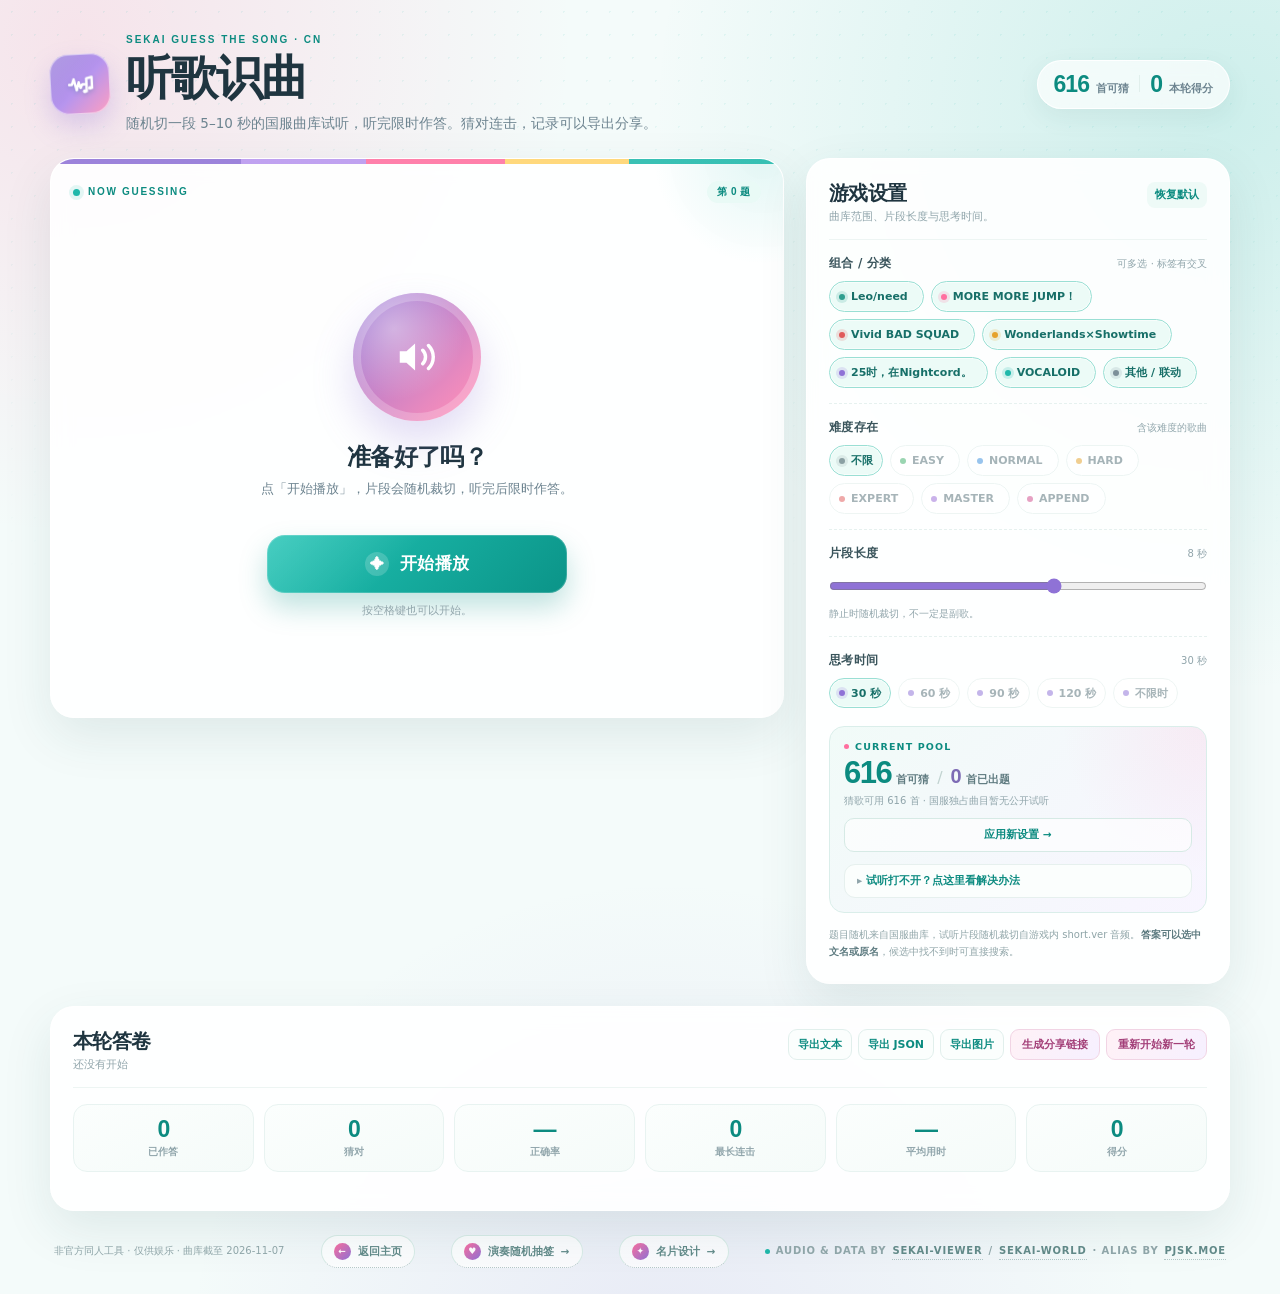
<file: quiz.html>
<!doctype html>
<html lang="zh-CN">
<head>
  <meta charset="utf-8">
  <meta name="viewport" content="width=device-width, initial-scale=1">
  <meta name="theme-color" content="#f4fbfa">
  <meta name="description" content="初音未来：缤纷舞台国服听歌识曲小游戏 — 随机切 5~10 秒试听片段，限时作答，支持自定义曲库范围、答题记录与结果导出。">
  <title>听歌识曲｜今天，演奏什么？· PJSK 国服</title>
  <link rel="icon" href="data:image/svg+xml,%3Csvg xmlns='http://www.w3.org/2000/svg' viewBox='0 0 64 64'%3E%3Crect width='64' height='64' rx='18' fill='%238f72d6'/%3E%3Cpath d='M25 40a8 8 0 1 1 6-14.5' stroke='white' stroke-width='5' fill='none' stroke-linecap='round'/%3E%3Ccircle cx='25' cy='42' r='6' fill='white'/%3E%3Cpath d='M42 22v18' stroke='white' stroke-width='5' stroke-linecap='round'/%3E%3Ccircle cx='42' cy='42' r='6' fill='white'/%3E%3C/svg%3E">
  <style>
/* ============ PJSK 舞台随机抽签 · 样式 ============ */
:root {
  color-scheme: light;
  --bg: #f4fbfa;
  --paper: #ffffff;
  --ink: #1f3540;
  --muted: #6d8490;
  --faint: #90a5ab;
  --line: #e1efec;
  --teal: #1fb8aa;
  --teal-deep: #0c8b80;
  --pink: #ff6f9f;
  --yellow: #f4b942;
  --purple: #8f72d6;
  --shadow: 0 18px 50px rgba(29, 78, 81, 0.1);
  --shadow-soft: 0 8px 26px rgba(29, 78, 81, 0.07);
  --radius: 24px;
  --font: "Noto Sans SC", "PingFang SC", "Hiragino Sans GB", "Microsoft YaHei",
    system-ui, -apple-system, "Segoe UI", sans-serif;
  --display: "Trebuchet MS", "Arial Rounded MT Bold", "Noto Sans SC",
    "PingFang SC", "Microsoft YaHei", sans-serif;
}

* {
  box-sizing: border-box;
}

[hidden] {
  display: none !important;
}

html {
  min-height: 100%;
  scroll-behavior: smooth;
}

body {
  margin: 0;
  min-height: 100vh;
  color: var(--ink);
  font-family: var(--font);
  background:
    radial-gradient(circle at 6% 3%, rgba(255, 111, 159, 0.17), transparent 31rem),
    radial-gradient(circle at 96% 9%, rgba(31, 184, 170, 0.18), transparent 36rem),
    radial-gradient(circle at 52% 105%, rgba(143, 114, 214, 0.12), transparent 30rem),
    var(--bg);
  -webkit-font-smoothing: antialiased;
  text-rendering: optimizeLegibility;
}

body::before {
  content: "";
  position: fixed;
  inset: 0;
  pointer-events: none;
  z-index: 0;
  background-image: radial-gradient(rgba(31, 184, 170, 0.16) 1px, transparent 1px);
  background-size: 23px 23px;
  -webkit-mask-image: linear-gradient(to bottom, rgba(0, 0, 0, 0.55), transparent 68%);
  mask-image: linear-gradient(to bottom, rgba(0, 0, 0, 0.55), transparent 68%);
}

button,
input,
select {
  font: inherit;
}

button {
  -webkit-tap-highlight-color: transparent;
}

button:focus-visible,
input:focus-visible,
a:focus-visible {
  outline: 3px solid rgba(31, 184, 170, 0.45);
  outline-offset: 3px;
}

.app {
  position: relative;
  z-index: 1;
  width: min(1180px, calc(100% - 40px));
  margin: 0 auto;
  padding: 34px 0 26px;
}

/* ---------- 顶部 ---------- */
.hero {
  display: flex;
  align-items: center;
  justify-content: space-between;
  gap: 24px;
  flex-wrap: wrap;
  margin-bottom: 24px;
}

.brand {
  display: flex;
  align-items: center;
  gap: 16px;
  min-width: 0;
}

.brand-mark {
  width: 60px;
  height: 60px;
  flex: 0 0 auto;
  display: grid;
  place-items: center;
  border-radius: 19px;
  color: #fff;
  background:
    linear-gradient(135deg, rgba(255, 255, 255, 0.28), transparent 48%),
    linear-gradient(135deg, #1fc2b2 0%, #4fd6c6 48%, #ffd77a 100%);
  box-shadow:
    0 12px 26px rgba(31, 184, 170, 0.26),
    inset 0 0 0 1px rgba(255, 255, 255, 0.52);
  transform: rotate(-3deg);
}

.brand-mark svg {
  width: 31px;
  height: 31px;
  filter: drop-shadow(0 2px 2px rgba(13, 111, 103, 0.22));
}

.kicker {
  margin: 0 0 7px;
  color: var(--teal-deep);
  font: 800 10px/1.2 var(--display);
  letter-spacing: 0.2em;
  text-transform: uppercase;
}

.hero h1 {
  margin: 0;
  font-family: var(--display);
  font-size: clamp(30px, 4.4vw, 47px);
  line-height: 1.06;
  letter-spacing: -0.045em;
}

.lede {
  margin: 9px 0 0;
  color: var(--muted);
  font-size: 13.5px;
  line-height: 1.65;
}

.lib-badge {
  display: flex;
  align-items: baseline;
  gap: 7px;
  padding: 12px 16px;
  border: 1px solid rgba(255, 255, 255, 0.9);
  border-radius: 999px;
  background: rgba(255, 255, 255, 0.68);
  box-shadow: var(--shadow-soft);
  backdrop-filter: blur(10px);
  white-space: nowrap;
}

.lib-badge strong {
  color: var(--teal-deep);
  font: 800 23px/1 var(--display);
  letter-spacing: -0.04em;
}

.lib-badge span {
  color: var(--muted);
  font-size: 11px;
  font-weight: 700;
}

.lib-badge i {
  width: 1px;
  height: 17px;
  margin: 0 3px;
  background: var(--line);
}

/* ---------- 布局 ---------- */
.layout {
  display: grid;
  grid-template-columns: minmax(0, 1.42fr) minmax(320px, 0.82fr);
  gap: 22px;
  align-items: start;
}

.card {
  background: rgba(255, 255, 255, 0.9);
  border: 1px solid rgba(255, 255, 255, 0.96);
  border-radius: var(--radius);
  box-shadow: var(--shadow);
  backdrop-filter: blur(10px);
}

/* ---------- 抽签舞台 ---------- */
.stage {
  position: relative;
  overflow: hidden;
  padding: 22px;
}

.stage::before {
  content: "";
  position: absolute;
  inset: 0 0 auto;
  height: 5px;
  background: linear-gradient(
    90deg,
    var(--teal) 0 24%,
    #70dfd2 24% 40%,
    #ffd36b 40% 57%,
    var(--pink) 57% 76%,
    var(--purple) 76% 100%
  );
  opacity: 0.88;
}

.stage::after {
  content: "";
  position: absolute;
  width: 230px;
  height: 230px;
  right: -95px;
  top: -120px;
  border-radius: 50%;
  background: radial-gradient(circle, rgba(31, 184, 170, 0.13), transparent 68%);
  pointer-events: none;
}

.stage-top {
  position: relative;
  z-index: 1;
  display: flex;
  align-items: center;
  justify-content: space-between;
  gap: 12px;
  flex-wrap: wrap;
  margin-bottom: 14px;
}

.stage-label {
  display: inline-flex;
  align-items: center;
  gap: 8px;
  color: var(--teal-deep);
  font: 800 10px/1 var(--display);
  letter-spacing: 0.17em;
}

.stage-label::before {
  content: "";
  width: 7px;
  height: 7px;
  border-radius: 50%;
  background: var(--teal);
  box-shadow: 0 0 0 4px rgba(31, 184, 170, 0.12);
}

.segmented {
  display: inline-flex;
  padding: 3px;
  border: 1px solid var(--line);
  border-radius: 999px;
  background: #f7fcfb;
}

.segmented button {
  border: 0;
  border-radius: 999px;
  background: transparent;
  color: var(--faint);
  padding: 6px 10px;
  font-size: 11px;
  font-weight: 800;
  line-height: 1;
  cursor: pointer;
  transition: 0.18s ease;
}

.segmented button:hover {
  color: var(--teal-deep);
}

.segmented button[aria-pressed="true"] {
  color: #fff;
  background: var(--teal);
  box-shadow: 0 3px 9px rgba(31, 184, 170, 0.24);
}

/* 结果面板 */
.result {
  position: relative;
  min-height: 318px;
  display: flex;
  flex-direction: column;
  justify-content: center;
  padding: 23px;
  overflow: hidden;
  border: 1px solid #dceeea;
  border-radius: 20px;
  background:
    linear-gradient(135deg, rgba(255, 255, 255, 0.7), transparent 55%),
    linear-gradient(145deg, #f7fdfc 0%, #eefaf7 54%, #fbf6ff 100%);
}

.result::before {
  content: "";
  position: absolute;
  inset: 0;
  background-image:
    linear-gradient(rgba(31, 184, 170, 0.045) 1px, transparent 1px),
    linear-gradient(90deg, rgba(31, 184, 170, 0.045) 1px, transparent 1px);
  background-size: 36px 36px;
  -webkit-mask-image: radial-gradient(circle at 72% 30%, #000, transparent 76%);
  mask-image: radial-gradient(circle at 72% 30%, #000, transparent 76%);
  pointer-events: none;
}

.result::after {
  content: "♪";
  position: absolute;
  right: 1px;
  bottom: -53px;
  color: rgba(31, 184, 170, 0.075);
  font: 900 230px/1 var(--display);
  transform: rotate(-12deg);
  pointer-events: none;
}

.result-placeholder {
  position: relative;
  z-index: 1;
  display: flex;
  flex-direction: column;
  align-items: center;
  text-align: center;
  padding: 16px 8px;
}

.disc {
  position: relative;
  width: 92px;
  height: 92px;
  display: grid;
  place-items: center;
  border-radius: 50%;
  color: #fff;
  background:
    repeating-radial-gradient(circle at center, transparent 0 8px, rgba(255, 255, 255, 0.12) 8px 9px),
    linear-gradient(135deg, #26c4b5, #76ded2 62%, #ffd36b);
  box-shadow:
    0 18px 34px rgba(31, 184, 170, 0.22),
    inset 0 0 0 7px rgba(255, 255, 255, 0.3);
  animation: floaty 5s ease-in-out infinite;
}

.disc::after {
  content: "";
  position: absolute;
  width: 17px;
  height: 17px;
  border-radius: 50%;
  background: rgba(255, 255, 255, 0.92);
  box-shadow: inset 0 0 0 4px rgba(31, 184, 170, 0.16);
}

.disc svg {
  width: 34px;
  height: 34px;
  margin-top: -22px;
  filter: drop-shadow(0 2px 2px rgba(12, 111, 103, 0.2));
}

.placeholder-title {
  margin: 21px 0 6px;
  font: 800 20px/1.25 var(--display);
  letter-spacing: -0.025em;
}

.placeholder-sub {
  margin: 0;
  max-width: 330px;
  color: var(--muted);
  font-size: 12.5px;
  line-height: 1.8;
}

.placeholder-spark {
  display: flex;
  gap: 7px;
  margin-top: 15px;
}

.placeholder-spark i {
  width: 6px;
  height: 6px;
  border-radius: 50%;
  background: var(--teal);
  opacity: 0.45;
}

.placeholder-spark i:nth-child(2) {
  background: var(--pink);
  opacity: 0.62;
}

.placeholder-spark i:nth-child(3) {
  background: var(--yellow);
  opacity: 0.82;
}

.result-content {
  position: relative;
  z-index: 1;
}

.result-inner {
  display: flex;
  align-items: center;
  gap: 22px;
  min-width: 0;
}

.cover {
  position: relative;
  flex: 0 0 auto;
  width: 112px;
  aspect-ratio: 1;
  display: grid;
  place-items: center;
  overflow: hidden;
  border-radius: 22px;
  background: linear-gradient(135deg, var(--cover-a, #1fb8aa), var(--cover-b, #7de1d5));
  box-shadow:
    0 14px 30px rgba(31, 92, 88, 0.2),
    inset 0 0 0 1px rgba(255, 255, 255, 0.36);
}

.cover::before {
  content: "";
  position: absolute;
  inset: 9px;
  border: 1px solid rgba(255, 255, 255, 0.28);
  border-radius: 15px;
}

.cover::after {
  content: "";
  position: absolute;
  width: 150%;
  height: 34px;
  top: 12%;
  left: -24%;
  background: rgba(255, 255, 255, 0.14);
  transform: rotate(-25deg);
}

.cover-note {
  position: relative;
  z-index: 1;
  color: #fff;
  font: 900 49px/1 var(--display);
  text-shadow: 0 3px 12px rgba(20, 75, 72, 0.2);
}

.cover-append {
  position: absolute;
  z-index: 2;
  left: 50%;
  bottom: 7px;
  transform: translateX(-50%);
  padding: 3px 6px;
  border-radius: 5px;
  background: rgba(255, 255, 255, 0.88);
  color: #b23d78;
  font: 900 8px/1 var(--display);
  letter-spacing: 0.11em;
}

.result-copy {
  min-width: 0;
  flex: 1;
}

.result-kicker {
  display: flex;
  align-items: center;
  flex-wrap: wrap;
  gap: 8px;
  color: var(--faint);
  font-size: 10.5px;
  font-weight: 800;
  letter-spacing: 0.08em;
}

.result-kicker .dot-sep {
  width: 3px;
  height: 3px;
  border-radius: 50%;
  background: #b9cfcb;
}

.song-title {
  margin: 8px 0 5px;
  font-family: var(--display);
  font-size: clamp(24px, 3.7vw, 39px);
  line-height: 1.16;
  letter-spacing: -0.045em;
  overflow-wrap: anywhere;
}

.song-original {
  margin: 0;
  color: var(--muted);
  font-size: 12.5px;
  line-height: 1.6;
  overflow-wrap: anywhere;
}

.result-tags {
  display: flex;
  flex-wrap: wrap;
  align-items: center;
  gap: 7px;
  margin-top: 15px;
}

.diff-badge {
  display: inline-flex;
  align-items: center;
  gap: 8px;
  padding: 7px 11px;
  border: 1px solid var(--diff-bg);
  border-radius: 999px;
  color: var(--diff);
  background: var(--diff-bg);
  font: 900 10px/1 var(--display);
  letter-spacing: 0.08em;
}

.diff-badge b {
  font: 900 17px/1 var(--display);
  letter-spacing: -0.03em;
}

.diff-easy {
  --diff: #257f4f;
  --diff-bg: #e2f6ea;
}
.diff-normal {
  --diff: #286fb3;
  --diff-bg: #e3f0fd;
}
.diff-hard {
  --diff: #a96f12;
  --diff-bg: #fff2d8;
}
.diff-expert {
  --diff: #bd3f3f;
  --diff-bg: #fde8e8;
}
.diff-master {
  --diff: #7448b1;
  --diff-bg: #f0e8fc;
}
.diff-append {
  --diff: #ad3d72;
  --diff-bg: linear-gradient(120deg, #ffe6f1, #ece8ff 52%, #e4fbf7);
  border-color: #f1d4e4;
}

.tag {
  display: inline-flex;
  align-items: center;
  gap: 5px;
  padding: 6px 9px;
  border: 1px solid #e4efed;
  border-radius: 999px;
  color: #5c747c;
  background: rgba(255, 255, 255, 0.72);
  font-size: 10.5px;
  font-weight: 800;
  line-height: 1;
}

.tag::before {
  content: "";
  width: 5px;
  height: 5px;
  border-radius: 50%;
  background: var(--tag-color, var(--teal));
}

.result-foot {
  display: flex;
  align-items: center;
  justify-content: space-between;
  gap: 12px;
  flex-wrap: wrap;
  margin-top: 17px;
  padding-top: 13px;
  border-top: 1px dashed #d4e8e3;
  color: var(--faint);
  font-size: 10.5px;
}

.result-foot .mini-action {
  padding: 7px 10px;
  border: 1px solid #daebe7;
  border-radius: 9px;
  color: var(--teal-deep);
  background: rgba(255, 255, 255, 0.68);
  font-size: 11px;
  font-weight: 800;
  cursor: pointer;
  transition: 0.16s ease;
}

.result-foot .mini-action:hover {
  border-color: #9eddd4;
  background: #f0fbf8;
}

.result.reveal .result-inner {
  animation: reveal-up 0.52s cubic-bezier(0.2, 0.8, 0.2, 1) both;
}

.result.reveal .result-foot {
  animation: reveal-up 0.52s cubic-bezier(0.2, 0.8, 0.2, 1) 0.05s both;
}

/* 抽签按钮 */
.draw-btn {
  position: relative;
  z-index: 1;
  width: 100%;
  margin-top: 15px;
  padding: 17px 19px;
  display: flex;
  align-items: center;
  justify-content: center;
  gap: 11px;
  border: 0;
  border-radius: 18px;
  color: #fff;
  background:
    linear-gradient(135deg, rgba(255, 255, 255, 0.18), transparent 45%),
    linear-gradient(135deg, #20c3b4, #0b9488);
  box-shadow:
    0 14px 28px rgba(12, 143, 131, 0.26),
    inset 0 0 0 1px rgba(255, 255, 255, 0.18);
  font: 900 17px/1 var(--display);
  letter-spacing: 0.02em;
  cursor: pointer;
  transition:
    transform 0.18s ease,
    box-shadow 0.18s ease,
    filter 0.18s ease;
}

.draw-btn:hover:not(:disabled) {
  transform: translateY(-2px);
  box-shadow:
    0 18px 32px rgba(12, 143, 131, 0.31),
    inset 0 0 0 1px rgba(255, 255, 255, 0.22);
  filter: saturate(1.05);
}

.draw-btn:active:not(:disabled) {
  transform: translateY(0) scale(0.994);
  box-shadow: 0 9px 18px rgba(12, 143, 131, 0.23);
}

.draw-btn:disabled {
  cursor: not-allowed;
  opacity: 0.58;
  box-shadow: none;
  transform: none;
}

.draw-btn .btn-icon {
  display: grid;
  place-items: center;
  width: 24px;
  height: 24px;
  border-radius: 50%;
  background: rgba(255, 255, 255, 0.18);
  font-size: 14px;
}

.draw-btn .key {
  margin-left: 3px;
  padding: 4px 6px;
  border: 1px solid rgba(255, 255, 255, 0.42);
  border-radius: 6px;
  color: rgba(255, 255, 255, 0.82);
  font: 800 9px/1 var(--display);
  letter-spacing: 0.08em;
}

.draw-btn.is-drawing .btn-icon {
  animation: spin 0.9s linear infinite;
}

.draw-hint {
  position: relative;
  z-index: 1;
  min-height: 17px;
  margin: 9px 0 0;
  color: var(--faint);
  font-size: 10.5px;
  line-height: 1.55;
  text-align: center;
}

.actions-row {
  position: relative;
  z-index: 1;
  display: flex;
  align-items: center;
  justify-content: space-between;
  gap: 10px;
  flex-wrap: wrap;
  margin-top: 12px;
}

.switch {
  display: inline-flex;
  align-items: center;
  gap: 9px;
  color: var(--muted);
  font-size: 12px;
  font-weight: 700;
  cursor: pointer;
  user-select: none;
}

.switch input {
  position: absolute;
  width: 1px;
  height: 1px;
  opacity: 0;
}

.switch-track {
  position: relative;
  width: 38px;
  height: 22px;
  flex: 0 0 auto;
  border-radius: 999px;
  background: #dbe9e6;
  transition: 0.2s ease;
}

.switch-track::after {
  content: "";
  position: absolute;
  top: 3px;
  left: 3px;
  width: 16px;
  height: 16px;
  border-radius: 50%;
  background: #fff;
  box-shadow: 0 1px 4px rgba(20, 70, 66, 0.18);
  transition: 0.2s ease;
}

.switch input:checked + .switch-track {
  background: var(--teal);
}

.switch input:checked + .switch-track::after {
  transform: translateX(16px);
}

.switch input:focus-visible + .switch-track {
  outline: 3px solid rgba(31, 184, 170, 0.35);
  outline-offset: 2px;
}

.ghost-btn {
  border: 0;
  border-radius: 9px;
  padding: 7px 9px;
  color: var(--teal-deep);
  background: transparent;
  font-size: 11px;
  font-weight: 800;
  cursor: pointer;
  transition: 0.16s ease;
}

.ghost-btn:hover {
  background: #eafaf6;
}

.ghost-btn:disabled {
  color: #b4c7c4;
  cursor: not-allowed;
  background: transparent;
}

/* 历史 */
.history {
  position: relative;
  z-index: 1;
  margin-top: 17px;
  padding-top: 14px;
  border-top: 1px dashed #e2efec;
}

.history-head {
  display: flex;
  align-items: center;
  justify-content: space-between;
  gap: 12px;
  margin-bottom: 8px;
  color: var(--faint);
  font-size: 10px;
  font-weight: 800;
  letter-spacing: 0.08em;
}

.history-list {
  display: flex;
  gap: 8px;
  overflow-x: auto;
  padding: 1px 1px 5px;
  scrollbar-width: thin;
  scrollbar-color: #c6e4df transparent;
}

.history-list::-webkit-scrollbar {
  height: 5px;
}

.history-list::-webkit-scrollbar-thumb {
  border-radius: 999px;
  background: #c6e4df;
}

.history-empty {
  color: #a1b5b7;
  font-size: 11px;
  padding: 4px 0;
}

.history-item {
  flex: 0 0 auto;
  max-width: 245px;
  padding: 8px 10px;
  border: 1px solid #e2efec;
  border-radius: 11px;
  color: var(--ink);
  background: #fbfefd;
  text-align: left;
  cursor: pointer;
  transition: 0.16s ease;
}

.history-item:hover {
  border-color: #b9dfd7;
  background: #f4fcfa;
  transform: translateY(-1px);
}

.history-item strong {
  display: block;
  max-width: 220px;
  overflow: hidden;
  text-overflow: ellipsis;
  white-space: nowrap;
  font-size: 11.5px;
  font-weight: 800;
}

.history-item span {
  display: block;
  margin-top: 4px;
  color: var(--faint);
  font-size: 9.5px;
  font-weight: 700;
  letter-spacing: 0.02em;
}

/* ---------- 筛选面板 ---------- */
.filters {
  padding: 22px;
}

.filters-head {
  display: flex;
  align-items: flex-start;
  justify-content: space-between;
  gap: 12px;
  padding-bottom: 15px;
  border-bottom: 1px solid #edf5f3;
}

.filters-head h2 {
  margin: 0;
  font: 800 20px/1.2 var(--display);
  letter-spacing: -0.03em;
}

.filters-head p {
  margin: 5px 0 0;
  color: var(--faint);
  font-size: 10.5px;
}

.reset-link {
  flex: 0 0 auto;
  margin-top: 1px;
  padding: 6px 8px;
  border: 0;
  border-radius: 8px;
  color: var(--teal-deep);
  background: #eefaf7;
  font-size: 10.5px;
  font-weight: 800;
  cursor: pointer;
  transition: 0.16s ease;
}

.reset-link:hover {
  background: #def7f2;
}

.filter-group {
  padding-top: 17px;
}

.filter-group + .filter-group {
  margin-top: 16px;
  border-top: 1px dashed #e6f1ef;
}

.label-row {
  display: flex;
  align-items: baseline;
  justify-content: space-between;
  gap: 10px;
  margin-bottom: 9px;
}

.label-row h3 {
  margin: 0;
  color: #39545b;
  font-size: 12px;
  font-weight: 900;
  letter-spacing: 0.02em;
}

.label-row span {
  color: var(--faint);
  font-size: 10px;
}

.chips {
  display: flex;
  flex-wrap: wrap;
  gap: 7px;
}

.chip {
  display: inline-flex;
  align-items: center;
  gap: 6px;
  min-height: 31px;
  padding: 6px 9px;
  border: 1px solid #deece9;
  border-radius: 999px;
  color: #567078;
  background: #fbfefd;
  font-size: 11px;
  font-weight: 800;
  line-height: 1;
  cursor: pointer;
  transition:
    transform 0.15s ease,
    border-color 0.15s ease,
    background 0.15s ease,
    opacity 0.15s ease;
}

.chip:hover {
  transform: translateY(-1px);
  border-color: #b7ddd6;
}

.chip-dot {
  width: 6px;
  height: 6px;
  flex: 0 0 auto;
  border-radius: 50%;
  background: var(--accent, var(--teal));
}

.chip-count {
  color: #9ab0b1;
  font-size: 9.5px;
  font-weight: 700;
  font-variant-numeric: tabular-nums;
}

.chip[aria-pressed="false"] {
  opacity: 0.52;
  background: #ffffff;
}

.chip[aria-pressed="true"] {
  color: #176f68;
  border-color: #9adfd4;
  background: #ecfbf7;
  box-shadow: inset 0 0 0 1px rgba(255, 255, 255, 0.6);
}

.chip[aria-pressed="true"] .chip-dot {
  box-shadow: 0 0 0 3px color-mix(in srgb, var(--accent, var(--teal)) 18%, transparent);
}

.chip[aria-pressed="true"] .chip-count {
  color: #5f9b94;
}

/* 等级 */
.level-range {
  display: flex;
  align-items: center;
  gap: 8px;
}

.level-field {
  flex: 1;
  display: flex;
  align-items: center;
  gap: 6px;
  min-width: 0;
  padding: 6px 9px;
  border: 1px solid #deece9;
  border-radius: 11px;
  background: #fbfefd;
}

.level-field label {
  flex: 0 0 auto;
  color: var(--faint);
  font-size: 9.5px;
  font-weight: 800;
}

.level-field input {
  width: 100%;
  min-width: 0;
  padding: 0;
  border: 0;
  outline: 0;
  color: var(--ink);
  background: transparent;
  font: 900 17px/1.3 var(--display);
  text-align: center;
  font-variant-numeric: tabular-nums;
}

.level-field input::-webkit-inner-spin-button,
.level-field input::-webkit-outer-spin-button {
  opacity: 0.45;
}

.level-tilde {
  color: #adc0c1;
  font-size: 11px;
  font-weight: 800;
}

.all-level {
  display: block;
  margin: 7px 0 0 auto;
  padding: 4px 0;
  border: 0;
  color: var(--teal-deep);
  background: transparent;
  font-size: 10px;
  font-weight: 800;
  cursor: pointer;
}

.all-level:hover {
  text-decoration: underline;
}

/* 曲池摘要 */
.pool-box {
  margin-top: 18px;
  padding: 14px;
  border: 1px solid #daeeea;
  border-radius: 15px;
  background:
    radial-gradient(circle at 100% 0%, rgba(255, 111, 159, 0.09), transparent 9rem),
    linear-gradient(135deg, #f1fbf8, #f8f5ff);
}

.pool-label {
  display: flex;
  align-items: center;
  gap: 6px;
  color: var(--teal-deep);
  font-size: 9.5px;
  font-weight: 900;
  letter-spacing: 0.12em;
}

.pool-label::before {
  content: "";
  width: 5px;
  height: 5px;
  border-radius: 50%;
  background: var(--pink);
}

.pool-line {
  display: flex;
  align-items: baseline;
  gap: 5px;
  margin-top: 5px;
}

.pool-count {
  color: var(--teal-deep);
  font: 900 31px/1 var(--display);
  letter-spacing: -0.05em;
  font-variant-numeric: tabular-nums;
}

.pool-chart {
  color: #7d6bb5;
  font-size: 20px;
  letter-spacing: -0.04em;
}

.sr-only {
  position: absolute !important;
  width: 1px !important;
  height: 1px !important;
  padding: 0 !important;
  margin: -1px !important;
  overflow: hidden !important;
  clip: rect(0, 0, 0, 0) !important;
  white-space: nowrap !important;
  border: 0 !important;
}

.pool-unit {
  color: #5f7b80;
  font-size: 11px;
  font-weight: 800;
}

.pool-slash {
  margin: 0 3px;
  color: #c1d3d0;
}

.pool-sub {
  margin: 5px 0 0;
  color: var(--faint);
  font-size: 10px;
  line-height: 1.55;
}

.pool-sub b {
  color: #5f7b80;
  font-weight: 800;
  font-variant-numeric: tabular-nums;
}

.view-pool {
  width: 100%;
  margin-top: 9px;
  padding: 9px 11px;
  border: 1px solid #d6eae5;
  border-radius: 10px;
  color: var(--teal-deep);
  background: rgba(255, 255, 255, 0.64);
  font-size: 10.5px;
  font-weight: 900;
  cursor: pointer;
  transition: 0.16s ease;
}

.view-pool:hover {
  border-color: #9fdcd2;
  background: #fff;
}

.note {
  margin: 13px 0 0;
  color: #8fa5a8;
  font-size: 10px;
  line-height: 1.75;
}

.note b {
  color: #5d7b80;
  font-weight: 800;
}

/* ---------- 页脚 ---------- */
.footer {
  display: flex;
  align-items: center;
  justify-content: space-between;
  gap: 12px;
  flex-wrap: wrap;
  padding: 24px 4px 0;
  color: #91a7aa;
  font-size: 10px;
  line-height: 1.65;
}

.footer a {
  color: #638b8a;
  text-decoration: none;
  border-bottom: 1px dotted rgba(99, 139, 138, 0.45);
}

.footer a:hover {
  color: var(--teal-deep);
}

.sibling-link {
  display: inline-flex;
  align-items: center;
  gap: 7px;
  padding: 7px 12px;
  border: 1px solid #d7ebe6;
  border-radius: 999px;
  color: var(--teal-deep);
  background: rgba(255, 255, 255, 0.72);
  font-size: 10.5px;
  font-weight: 800;
  text-decoration: none;
  border-bottom: 1px solid #d7ebe6;
  transition: 0.16s ease;
}

.sibling-link:hover {
  border-color: #9adfd4;
  background: #fff;
  transform: translateY(-1px);
}

.sibling-icon {
  display: grid;
  place-items: center;
  width: 17px;
  height: 17px;
  border-radius: 50%;
  color: #fff;
  background: linear-gradient(135deg, var(--pink), var(--purple));
  font-size: 9px;
}

.footer .footer-mark {
  display: inline-flex;
  align-items: center;
  gap: 6px;
  font-weight: 800;
  letter-spacing: 0.08em;
}

.footer .footer-mark i {
  width: 5px;
  height: 5px;
  border-radius: 50%;
  background: var(--teal);
}

/* ---------- 曲池弹窗 ---------- */
dialog {
  width: min(900px, calc(100% - 28px));
  max-height: min(84vh, 900px);
  padding: 0;
  border: 0;
  border-radius: 24px;
  color: var(--ink);
  background: #fff;
  box-shadow: 0 30px 90px rgba(16, 52, 55, 0.3);
  overflow: hidden;
}

dialog::backdrop {
  background: rgba(15, 40, 43, 0.4);
  backdrop-filter: blur(5px);
}

.dialog-shell {
  display: flex;
  flex-direction: column;
  max-height: min(84vh, 900px);
}

.dialog-head {
  display: flex;
  align-items: flex-start;
  justify-content: space-between;
  gap: 16px;
  padding: 21px 23px 14px;
  border-bottom: 1px solid #edf5f3;
  background: #fff;
}

.dialog-head h2 {
  margin: 0;
  font: 900 25px/1.15 var(--display);
  letter-spacing: -0.035em;
}

.dialog-head p:not(.kicker) {
  margin: 6px 0 0;
  color: var(--faint);
  font-size: 10.5px;
}

.dialog-close {
  display: grid;
  place-items: center;
  width: 34px;
  height: 34px;
  flex: 0 0 auto;
  border: 1px solid #e1efec;
  border-radius: 50%;
  color: #678184;
  background: #f9fdfc;
  font-size: 20px;
  line-height: 1;
  cursor: pointer;
  transition: 0.16s ease;
}

.dialog-close:hover {
  border-color: #b8ddd6;
  color: var(--teal-deep);
  background: #eefaf7;
}

.dialog-tools {
  padding: 12px 23px;
  border-bottom: 1px solid #f0f6f5;
}

.dialog-tools input {
  width: 100%;
  padding: 10px 13px;
  border: 1px solid #dfedeb;
  border-radius: 11px;
  color: var(--ink);
  background: #fbfefd;
  font-size: 12px;
  outline: 0;
  transition: 0.16s ease;
}

.dialog-tools input:focus {
  border-color: #9adfd4;
  box-shadow: 0 0 0 3px rgba(31, 184, 170, 0.1);
}

.pool-list {
  overflow-y: auto;
  padding: 3px 23px 22px;
  scrollbar-width: thin;
  scrollbar-color: #c6e4df transparent;
}

.pool-list::-webkit-scrollbar {
  width: 7px;
}

.pool-list::-webkit-scrollbar-thumb {
  border-radius: 999px;
  background: #c6e4df;
}

.pool-row {
  display: grid;
  grid-template-columns: minmax(0, 1.6fr) minmax(120px, 0.9fr) auto;
  gap: 14px;
  align-items: center;
  padding: 12px 0;
  border-bottom: 1px solid #f0f6f5;
}

.pool-row:last-child {
  border-bottom: 0;
}

.pool-main {
  min-width: 0;
}

.pool-main h3 {
  margin: 0;
  overflow: hidden;
  color: #2b444c;
  font-size: 12.5px;
  font-weight: 800;
  line-height: 1.4;
  text-overflow: ellipsis;
  white-space: nowrap;
}

.pool-main p {
  margin: 3px 0 0;
  overflow: hidden;
  color: #9aafb2;
  font-size: 10px;
  line-height: 1.4;
  text-overflow: ellipsis;
  white-space: nowrap;
}

.pool-groups {
  display: flex;
  flex-wrap: wrap;
  gap: 4px;
}

.pool-group {
  display: inline-flex;
  align-items: center;
  gap: 4px;
  padding: 4px 6px;
  border-radius: 5px;
  color: #6b8185;
  background: #f6fbfa;
  font-size: 8.5px;
  font-weight: 800;
  line-height: 1;
  white-space: nowrap;
}

.pool-group::before {
  content: "";
  width: 4px;
  height: 4px;
  border-radius: 50%;
  background: var(--tag-color, var(--teal));
}

.pool-diffs {
  display: flex;
  flex-wrap: wrap;
  justify-content: flex-end;
  gap: 4px;
  max-width: 190px;
}

.mini-diff {
  min-width: 30px;
  padding: 3px 4px;
  border-radius: 5px;
  color: var(--diff);
  background: var(--diff-bg);
  font: 900 8px/1 var(--display);
  text-align: center;
  letter-spacing: 0.02em;
}

.pool-empty {
  padding: 44px 10px;
  color: #9aafb2;
  font-size: 12px;
  text-align: center;
}

/* ---------- Toast ---------- */
.toast {
  position: fixed;
  z-index: 10;
  left: 50%;
  bottom: 26px;
  max-width: calc(100% - 32px);
  padding: 10px 15px;
  border: 1px solid rgba(255, 255, 255, 0.2);
  border-radius: 999px;
  color: #fff;
  background: rgba(26, 54, 60, 0.92);
  box-shadow: 0 10px 30px rgba(18, 45, 48, 0.22);
  font-size: 11.5px;
  font-weight: 700;
  line-height: 1.4;
  opacity: 0;
  pointer-events: none;
  transform: translate(-50%, 12px);
  transition:
    opacity 0.22s ease,
    transform 0.22s ease;
  backdrop-filter: blur(8px);
}

.toast.show {
  opacity: 1;
  transform: translate(-50%, 0);
}

/* ---------- 动画 ---------- */
@keyframes floaty {
  0%,
  100% {
    transform: translateY(0) rotate(-2deg);
  }
  50% {
    transform: translateY(-7px) rotate(2deg);
  }
}

@keyframes spin {
  to {
    transform: rotate(360deg);
  }
}

@keyframes reveal-up {
  from {
    opacity: 0;
    transform: translateY(10px) scale(0.985);
  }
  to {
    opacity: 1;
    transform: translateY(0) scale(1);
  }
}

/* ---------- 响应式 ---------- */
@media (max-width: 920px) {
  .layout {
    grid-template-columns: 1fr;
  }

  .filters {
    padding: 20px;
  }

  .stage {
    padding: 19px;
  }

  .result {
    min-height: 300px;
  }
}

@media (max-width: 620px) {
  .app {
    width: min(100% - 24px, 1180px);
    padding-top: 22px;
  }

  .hero {
    gap: 15px;
    margin-bottom: 17px;
  }

  .brand {
    gap: 12px;
  }

  .brand-mark {
    width: 48px;
    height: 48px;
    border-radius: 15px;
  }

  .brand-mark svg {
    width: 25px;
    height: 25px;
  }

  .kicker {
    font-size: 8.5px;
    letter-spacing: 0.16em;
  }

  .hero h1 {
    font-size: 30px;
  }

  .lede {
    margin-top: 6px;
    font-size: 11.5px;
  }

  .lib-badge {
    padding: 8px 11px;
  }

  .lib-badge strong {
    font-size: 19px;
  }

  .lib-badge span {
    font-size: 10px;
  }

  .stage {
    padding: 15px;
    border-radius: 20px;
  }

  .result {
    min-height: 290px;
    padding: 17px;
    border-radius: 16px;
  }

  .result-inner {
    flex-direction: column;
    align-items: flex-start;
    gap: 15px;
  }

  .cover {
    width: 80px;
    border-radius: 16px;
  }

  .cover-note {
    font-size: 35px;
  }

  .cover::before {
    inset: 7px;
    border-radius: 11px;
  }

  .cover-append {
    bottom: 5px;
    font-size: 6.5px;
  }

  .song-title {
    margin-top: 6px;
    font-size: clamp(23px, 7.2vw, 32px);
  }

  .song-original {
    font-size: 11px;
  }

  .result-tags {
    margin-top: 12px;
  }

  .diff-badge {
    padding: 6px 9px;
    font-size: 9px;
  }

  .diff-badge b {
    font-size: 15px;
  }

  .tag {
    font-size: 9.5px;
    padding: 5px 7px;
  }

  .result-foot {
    margin-top: 13px;
    padding-top: 11px;
  }

  .draw-btn {
    padding: 15px;
    border-radius: 15px;
    font-size: 15.5px;
  }

  .draw-btn .key {
    display: none;
  }

  .actions-row {
    margin-top: 10px;
  }

  .filters {
    padding: 16px;
    border-radius: 20px;
  }

  .filters-head h2 {
    font-size: 18px;
  }

  .chip {
    min-height: 30px;
    font-size: 10.5px;
  }

  .pool-row {
    grid-template-columns: minmax(0, 1fr);
    gap: 6px;
    padding: 11px 0;
  }

  .pool-diffs {
    max-width: none;
    justify-content: flex-start;
  }

  .dialog-head {
    padding: 17px 16px 12px;
  }

  .dialog-tools {
    padding: 10px 16px;
  }

  .pool-list {
    padding: 2px 16px 18px;
  }

  .dialog-head h2 {
    font-size: 21px;
  }

  .footer {
    padding-top: 18px;
    font-size: 9px;
  }
}

@media (prefers-reduced-motion: reduce) {
  *,
  *::before,
  *::after {
    scroll-behavior: auto !important;
    animation-duration: 0.001ms !important;
    animation-iteration-count: 1 !important;
    transition-duration: 0.001ms !important;
  }
}


/* ---------- 曲目封面 ---------- */
.cover-img {
  position: absolute;
  inset: 0;
  width: 100%;
  height: 100%;
  object-fit: cover;
  border-radius: inherit;
}

.cover.has-img .cover-note {
  opacity: 0;
}

.cover-img[hidden] {
  display: none;
}

/* 封面就位后，APPEND 角标仍浮在上层 */
.cover.has-img .cover-append {
  z-index: 2;
}

/* ============ PJSK 听歌识曲 · 追加样式 ============ */
.quiz-mark {
  background:
    linear-gradient(135deg, rgba(255, 255, 255, 0.3), transparent 48%),
    linear-gradient(135deg, #8f72d6 0%, #b795ee 52%, #ff9ec0 100%);
  box-shadow:
    0 12px 26px rgba(143, 114, 214, 0.28),
    inset 0 0 0 1px rgba(255, 255, 255, 0.52);
}

/* 猜歌页的筛选面板沿用 .filters 的排版，但组内底部留白更紧凑 */
.quiz-layout {
  margin-bottom: 22px;
}

.filters .filter-group {
  padding: 15px 0 0;
}

.filters .filter-group + .filter-group {
  margin-top: 15px;
}

.filters .chips:empty {
  display: none;
}

.quiz-stage {
  display: flex;
  flex-direction: column;
  min-height: 560px;
}

.quiz-stage::before {
  background: linear-gradient(
    90deg,
    var(--purple) 0 26%,
    #b795ee 26% 43%,
    var(--pink) 43% 62%,
    #ffd36b 62% 79%,
    var(--teal) 79% 100%
  );
}

.quiz-meta {
  display: flex;
  align-items: center;
  gap: 7px;
}

.round-pill,
.streak-pill {
  padding: 6px 10px;
  border-radius: 999px;
  font: 900 10px/1 var(--display);
  letter-spacing: 0.06em;
  white-space: nowrap;
}

.round-pill {
  color: var(--teal-deep);
  background: #e9faf6;
}

.streak-pill {
  color: #a33f78;
  background: linear-gradient(120deg, #ffe3ef, #f1e9ff);
}

/* 准备区 */
.quiz-intro,
.quiz-play {
  flex: 1;
  display: flex;
  flex-direction: column;
  align-items: center;
  justify-content: center;
  padding: 22px 18px;
  text-align: center;
}

.speaker {
  position: relative;
  width: 128px;
  height: 128px;
  display: grid;
  place-items: center;
  border-radius: 50%;
  color: #fff;
  background:
    radial-gradient(circle at 32% 28%, rgba(255, 255, 255, 0.42), transparent 56%),
    linear-gradient(135deg, #8f72d6, #ff8fb8 92%);
  box-shadow:
    0 20px 40px rgba(143, 114, 214, 0.26),
    inset 0 0 0 8px rgba(255, 255, 255, 0.22);
}

.speaker svg {
  position: relative;
  z-index: 1;
  width: 46px;
  height: 46px;
}

.speaker span {
  position: absolute;
  left: 50%;
  top: 50%;
  width: 100%;
  height: 100%;
  border: 2px solid rgba(255, 255, 255, 0.5);
  border-radius: 50%;
  transform: translate(-50%, -50%);
  opacity: 0;
}

.speaker.is-playing span {
  animation: ripple 2.4s ease-out infinite;
}

.speaker.is-playing span:nth-child(2) {
  animation-delay: 0.4s;
}
.speaker.is-playing span:nth-child(3) {
  animation-delay: 0.8s;
}
.speaker.is-playing span:nth-child(4) {
  animation-delay: 1.2s;
}
.speaker.is-playing span:nth-child(5) {
  animation-delay: 1.6s;
}
.speaker.is-playing span:nth-child(6) {
  animation-delay: 2s;
}

@keyframes ripple {
  0% {
    opacity: 0.55;
    transform: translate(-50%, -50%) scale(1);
  }
  100% {
    opacity: 0;
    transform: translate(-50%, -50%) scale(1.9);
  }
}

.intro-title {
  margin: 22px 0 6px;
  font: 800 24px/1.2 var(--display);
  letter-spacing: -0.03em;
}

.intro-sub {
  max-width: 380px;
  margin: 0 0 20px;
  color: var(--muted);
  font-size: 12.5px;
  line-height: 1.75;
}

.quiz-start {
  max-width: 300px;
}

.play-caption {
  margin: 20px 0 12px;
  color: var(--teal-deep);
  font-size: 12px;
  font-weight: 800;
  letter-spacing: 0.06em;
}

.wave {
  display: flex;
  align-items: center;
  gap: 5px;
  height: 64px;
}

.wave i {
  width: 6px;
  height: 12px;
  border-radius: 999px;
  background: linear-gradient(to top, var(--teal), #9fe6dc);
  animation: wavey 1.1s ease-in-out infinite;
}

.wave i:nth-child(3n) {
  background: linear-gradient(to top, var(--pink), #ffc4d8);
}

.wave i:nth-child(4n) {
  background: linear-gradient(to top, var(--purple), #d2c3f4);
}

@keyframes wavey {
  0%,
  100% {
    height: 10px;
    opacity: 0.6;
  }
  50% {
    height: 52px;
    opacity: 1;
  }
}

.play-timer {
  margin: 12px 0 16px;
  color: var(--faint);
  font: 800 12px/1 var(--display);
  font-variant-numeric: tabular-nums;
}

.ghost-draw {
  width: auto;
  min-width: 190px;
  margin-top: 0;
  padding: 13px 20px;
  font-size: 15px;
  background: linear-gradient(135deg, #ff7fae, #e45c93);
  box-shadow: 0 12px 24px rgba(228, 92, 147, 0.25);
}

/* 作答区 */
.quiz-answer {
  flex: 1;
  display: flex;
  flex-direction: column;
  justify-content: center;
  padding: 10px 6px;
}

.timer-row {
  display: flex;
  align-items: center;
  gap: 12px;
  margin-bottom: 16px;
}

.timer-label {
  color: var(--faint);
  font-size: 10.5px;
  font-weight: 800;
  white-space: nowrap;
}

.timer-bar {
  flex: 1;
  height: 10px;
  border-radius: 999px;
  background: #eaf4f2;
  overflow: hidden;
}

.timer-fill {
  height: 100%;
  width: 100%;
  border-radius: 999px;
  background: linear-gradient(90deg, #43cdbd, #1fb8aa);
  transition:
    width 0.25s linear,
    background 0.3s ease;
}

.timer-fill.is-low {
  background: linear-gradient(90deg, #ffb547, #ff7f5c);
}

.timer-fill.is-critical {
  background: linear-gradient(90deg, #ff6f8f, #e0445f);
  animation: pulse 0.9s ease-in-out infinite;
}

@keyframes pulse {
  50% {
    opacity: 0.62;
  }
}

.timer-num {
  min-width: 46px;
  color: var(--teal-deep);
  font: 900 18px/1 var(--display);
  font-variant-numeric: tabular-nums;
  text-align: right;
}

.answer-search {
  position: relative;
}

/* 候选 / 模糊匹配面板都占文档流：出现时整体下推，永远不遮住按钮 */
.quiz-answer .suggest {
  position: relative;
  max-height: 150px;
}

.guess-echo {
  margin-top: 7px;
  overflow: hidden;
  color: #9aafb2;
  font-size: 10.5px;
  line-height: 1.4;
  white-space: nowrap;
  text-overflow: ellipsis;
}

.guess-echo b {
  color: #5f7b80;
  font-weight: 800;
}

.fuzzy-box {
  margin-top: 8px;
  padding: 11px 13px;
  border: 1px solid #d9ece7;
  border-radius: 13px;
  background: linear-gradient(150deg, #f4fcfa, #f7f4ff);
  box-shadow: 0 12px 28px rgba(29, 78, 81, 0.12);
}

.fuzzy-title {
  display: flex;
  align-items: center;
  gap: 7px;
  color: var(--teal-deep);
  font-size: 9.5px;
  font-weight: 900;
  letter-spacing: 0.1em;
}

.fuzzy-title::before {
  content: "";
  width: 6px;
  height: 6px;
  border-radius: 50%;
  background: var(--purple);
  box-shadow: 0 0 0 3px rgba(143, 114, 214, 0.16);
}

.fuzzy-item {
  display: flex;
  align-items: center;
  justify-content: space-between;
  gap: 10px;
  width: 100%;
  margin-top: 8px;
  padding: 9px 11px;
  border: 1px solid #e2f0ed;
  border-radius: 10px;
  color: var(--ink);
  background: rgba(255, 255, 255, 0.78);
  text-align: left;
  cursor: pointer;
  transition: 0.15s ease;
}

.fuzzy-item:hover,
.fuzzy-item[aria-selected="true"] {
  border-color: #9adfd4;
  background: #fff;
}

.fuzzy-item strong {
  display: block;
  font-size: 12.5px;
  font-weight: 800;
  line-height: 1.35;
}

.fuzzy-item small {
  display: block;
  margin-top: 2px;
  color: var(--faint);
  font-size: 10px;
}

.fuzzy-score {
  flex: 0 0 auto;
  padding: 3px 7px;
  border-radius: 999px;
  color: var(--teal-deep);
  background: #e9f9f5;
  font: 900 10px/1 var(--display);
  font-variant-numeric: tabular-nums;
}

.fuzzy-empty {
  margin: 8px 0 0;
  color: var(--faint);
  font-size: 11px;
  line-height: 1.6;
}

.fuzzy-actions {
  display: flex;
  align-items: center;
  justify-content: space-between;
  gap: 10px;
  margin-top: 10px;
}

.fuzzy-hint {
  color: #93aaad;
  font-size: 10px;
  line-height: 1.5;
}

.fuzzy-ok {
  flex: 0 0 auto;
  padding: 7px 12px;
  border: 0;
  border-radius: 9px;
  color: #fff;
  background: linear-gradient(135deg, #20c3b4, #0b9488);
  font-size: 11px;
  font-weight: 900;
  cursor: pointer;
}

.fuzzy-ok:hover {
  filter: saturate(1.08);
}

.reveal-note.is-fuzzy {
  color: #7a63b8;
  font-weight: 800;
}

.answer-search input {
  width: 100%;
  padding: 15px 16px;
  border: 1px solid #d9ebe7;
  border-radius: 14px;
  color: var(--ink);
  background: #fbfefd;
  font-size: 15px;
  outline: 0;
  transition: 0.16s ease;
}

.answer-search input:focus {
  border-color: #9adfd4;
  box-shadow: 0 0 0 4px rgba(31, 184, 170, 0.12);
}

.suggest {
  position: relative;
  max-height: 266px;
  margin-top: 8px;
  overflow-y: auto;
  border: 1px solid #e2efec;
  border-radius: 13px;
  background: #fff;
  box-shadow: 0 10px 26px rgba(29, 78, 81, 0.08);
}

.suggest-item {
  display: flex;
  align-items: center;
  justify-content: space-between;
  gap: 12px;
  width: 100%;
  padding: 10px 12px;
  border: 0;
  border-bottom: 1px solid #f2f8f7;
  color: var(--ink);
  background: transparent;
  text-align: left;
  cursor: pointer;
}

.suggest-item:last-child {
  border-bottom: 0;
}

.suggest-item:hover,
.suggest-item[aria-selected="true"] {
  background: #effbf8;
}

.suggest-item strong {
  display: block;
  font-size: 12.5px;
  font-weight: 800;
  line-height: 1.4;
}

.suggest-item small {
  display: block;
  margin-top: 2px;
  color: var(--faint);
  font-size: 10px;
}

.suggest-group {
  flex: 0 0 auto;
  padding: 4px 7px;
  border-radius: 999px;
  color: #6b8185;
  background: #f4faf9;
  font-size: 9px;
  font-weight: 800;
  white-space: nowrap;
}

.suggest-empty {
  padding: 16px;
  color: var(--faint);
  font-size: 11.5px;
  text-align: center;
}

.answer-meta {
  display: flex;
  align-items: center;
  justify-content: space-between;
  gap: 12px;
  flex-wrap: wrap;
  margin-top: 14px;
}

.answer-meta > span {
  color: var(--faint);
  font-size: 11px;
}

.answer-actions {
  display: flex;
  align-items: center;
  gap: 8px;
}

.submit-btn {
  width: auto;
  margin-top: 0;
  padding: 11px 18px;
  font-size: 14px;
  border-radius: 12px;
}

/* 揭晓区 */
.quiz-reveal {
  flex: 1;
  display: flex;
  flex-direction: column;
  justify-content: center;
  padding: 4px 2px;
}

.reveal-head {
  display: flex;
  align-items: center;
  gap: 10px;
  flex-wrap: wrap;
  margin-bottom: 12px;
}

.reveal-badge {
  padding: 7px 12px;
  border-radius: 999px;
  color: #fff;
  background: linear-gradient(135deg, #1fc2b2, #0b9488);
  font: 900 11px/1 var(--display);
  letter-spacing: 0.08em;
}

.reveal-badge.is-wrong {
  background: linear-gradient(135deg, #ff8aa5, #df4a6b);
}

.reveal-badge.is-skip {
  background: linear-gradient(135deg, #a3b4b8, #7d8f99);
}

.reveal-note {
  color: var(--faint);
  font-size: 11px;
}

.quiz-reveal .cover {
  width: 88px;
  border-radius: 18px;
}

.quiz-reveal .cover-note {
  font-size: 38px;
}

.quiz-reveal .result-inner,
.reveal-actions {
  display: flex;
  align-items: center;
  gap: 14px;
  flex-wrap: wrap;
  margin-top: 6px;
}

.next-btn {
  width: auto;
  min-width: 200px;
  margin-top: 0;
  padding: 13px 20px;
  font-size: 15px;
  border-radius: 14px;
  background: linear-gradient(135deg, #8f72d6, #b795ee 62%, #ff9ec0);
  box-shadow: 0 12px 26px rgba(143, 114, 214, 0.26);
}

.quiz-stage .result-inner {
  gap: 20px;
}

.quiz-stage .result-copy {
  flex: 1;
}

.quiz-underline {
  border-top: 1px dashed #e2efec;
  padding-top: 12px;
  margin-top: 6px;
}

/* 设置面板补充 */
input[type="range"] {
  width: 100%;
  height: 26px;
  margin: 2px 0 0;
  accent-color: var(--purple);
  cursor: pointer;
}

.range-note {
  margin: 4px 0 0;
  color: var(--faint);
  font-size: 10px;
}

.think-chips .chip {
  min-height: 30px;
}

/* 统计卡 */
.stats-card {
  padding: 22px;
}

.stats-head {
  display: flex;
  align-items: flex-start;
  justify-content: space-between;
  gap: 14px;
  flex-wrap: wrap;
  padding-bottom: 15px;
  border-bottom: 1px solid #edf5f3;
}

.stats-head h2 {
  margin: 0;
  font: 800 20px/1.2 var(--display);
  letter-spacing: -0.03em;
}

.stats-head p {
  margin: 5px 0 0;
  color: var(--faint);
  font-size: 10.5px;
}

.stats-actions {
  display: flex;
  align-items: center;
  gap: 6px;
  flex-wrap: wrap;
}

.stats-actions .ghost-btn {
  border: 1px solid #e1efec;
  background: #fbfefd;
}

.stats-actions .mini-action {
  padding: 7px 11px;
  border: 1px solid #f1d4e4;
  border-radius: 9px;
  color: #a33f78;
  background: linear-gradient(120deg, #fff1f6, #f6f0ff);
  font-size: 11px;
  font-weight: 800;
  cursor: pointer;
}

.stats-grid {
  display: grid;
  grid-template-columns: repeat(6, minmax(0, 1fr));
  gap: 10px;
  margin: 16px 0;
}

.stat {
  padding: 12px;
  border: 1px solid #e8f3f1;
  border-radius: 14px;
  background: linear-gradient(160deg, #fbfefd, #f5fbf9);
  text-align: center;
}

.stat strong {
  display: block;
  color: var(--teal-deep);
  font: 900 23px/1.1 var(--display);
  letter-spacing: -0.04em;
  font-variant-numeric: tabular-nums;
}

.stat span {
  display: block;
  margin-top: 4px;
  color: var(--faint);
  font-size: 9.5px;
  font-weight: 800;
}

.rounds {
  display: grid;
  gap: 8px;
}

.rounds-empty {
  padding: 26px 10px;
  color: #9aafb2;
  font-size: 12px;
  text-align: center;
}

.round-row {
  display: grid;
  grid-template-columns: 34px minmax(0, 1fr) minmax(0, 1fr) 76px 62px;
  gap: 10px;
  align-items: center;
  padding: 10px 12px;
  border: 1px solid #ecf4f2;
  border-radius: 12px;
  background: #fcfefd;
  font-size: 11.5px;
}

.round-row.is-correct {
  border-color: #cdeee6;
  background: #f4fcf9;
}

.round-row.is-wrong {
  border-color: #f6dbe3;
  background: #fffaFB;
}

.round-index {
  color: var(--faint);
  font: 900 11px/1 var(--display);
}

.round-answer {
  min-width: 0;
  font-weight: 800;
  overflow: hidden;
  text-overflow: ellipsis;
  white-space: nowrap;
}

.round-guess {
  min-width: 0;
  color: var(--muted);
  overflow: hidden;
  text-overflow: ellipsis;
  white-space: nowrap;
}

.round-guess b {
  color: #c25574;
  font-weight: 800;
}

.round-time {
  color: var(--faint);
  font-variant-numeric: tabular-nums;
  text-align: right;
}

.round-score {
  font: 900 12px/1 var(--display);
  text-align: right;
}

.round-row.is-correct .round-score {
  color: #159a8a;
}

.round-row.is-wrong .round-score {
  color: #cf5476;
}

/* 分享卡（渲染用，不显示） */
.share-card {
  position: fixed;
  left: -10000px;
  top: 0;
  width: 1080px;
  min-height: 1500px;
  padding: 64px;
  box-sizing: border-box;
  background:
    radial-gradient(circle at 8% 4%, rgba(255, 111, 159, 0.2), transparent 30rem),
    radial-gradient(circle at 96% 8%, rgba(31, 184, 170, 0.22), transparent 34rem),
    linear-gradient(160deg, #f6fdfc, #f7f3ff);
  color: var(--ink);
  font-family: var(--font);
}

/* 响应式 */
@media (max-width: 920px) {
  .quiz-stage {
    min-height: 0;
  }

  .stats-grid {
    grid-template-columns: repeat(3, minmax(0, 1fr));
  }
}

@media (max-width: 620px) {
  .speaker {
    width: 104px;
    height: 104px;
  }

  .speaker svg {
    width: 36px;
    height: 36px;
  }

  .wave {
    height: 48px;
  }

  .quiz-intro {
    padding: 14px 4px;
  }

  .intro-title {
    font-size: 20px;
  }

  .answer-meta {
    flex-direction: column;
    align-items: stretch;
  }

  .answer-actions {
    justify-content: space-between;
  }

  .submit-btn,
  .next-btn {
    flex: 1;
    justify-content: center;
  }

  .round-row {
    grid-template-columns: 28px minmax(0, 1fr) 64px;
    row-gap: 4px;
  }

  .round-guess {
    grid-column: 2 / 3;
  }

  .round-time {
    grid-column: 3 / 4;
    grid-row: 1 / 2;
  }

  .round-score {
    display: none;
  }

  .stats-card {
    padding: 16px;
  }

  .stats-actions {
    width: 100%;
  }

  .stats-actions {
    display: grid;
    grid-template-columns: repeat(4, minmax(0, 1fr));
    gap: 6px;
  }

  .stats-actions .ghost-btn,
  .stats-actions .mini-action {
    min-width: 0;
    padding: 7px 4px;
    text-align: center;
    white-space: nowrap;
    font-size: 10.5px;
  }
}

@media (prefers-reduced-motion: reduce) {
  .wave i,
  .speaker span {
    animation: none !important;
  }
}


/* ---------- 无音频 / 音频帮助 ---------- */
.audio-fallback-bar {
  position: relative;
  z-index: 2;
  display: flex;
  align-items: center;
  gap: 10px;
  margin-bottom: 14px;
  padding: 10px 12px;
  border: 1px solid #f3ddae;
  border-radius: 12px;
  background: linear-gradient(120deg, #fff8e8, #fff3f6);
  cursor: pointer;
  transition: 0.16s ease;
}

.audio-fallback-bar:hover {
  border-color: #e8c47f;
  background: linear-gradient(120deg, #fff4dc, #ffedf2);
}

.audio-fallback-icon {
  font-size: 16px;
  line-height: 1;
}

.audio-fallback-text {
  display: flex;
  flex-direction: column;
  gap: 2px;
  min-width: 0;
  flex: 1;
}

.audio-fallback-text strong {
  color: #9a6a12;
  font-size: 11.5px;
  font-weight: 900;
}

.audio-fallback-text span {
  color: #8a7a5c;
  font-size: 10.5px;
  line-height: 1.5;
}

.audio-fallback-close {
  flex: 0 0 auto;
  width: 24px;
  height: 24px;
  border: 0;
  border-radius: 50%;
  color: #a08a63;
  background: rgba(255, 255, 255, 0.7);
  font-size: 15px;
  line-height: 1;
  cursor: pointer;
}

.quiz-no-audio .speaker-play svg,
.quiz-no-audio .wave i {
  opacity: 0.45;
}

.audio-help {
  margin-top: 12px;
  border: 1px solid #e6f0ee;
  border-radius: 11px;
  background: #fbfefd;
}

.audio-help summary {
  padding: 9px 12px;
  color: var(--teal-deep);
  font-size: 10.5px;
  font-weight: 800;
  cursor: pointer;
  list-style: none;
}

.audio-help summary::-webkit-details-marker {
  display: none;
}

.audio-help summary::before {
  content: "▸ ";
  color: var(--faint);
}

.audio-help[open] summary::before {
  content: "▾ ";
}

.audio-help-body {
  padding: 0 12px 11px;
  color: var(--muted);
  font-size: 10.5px;
  line-height: 1.75;
}

.audio-help-body p {
  margin: 0 0 7px;
}

.audio-help-body ol {
  margin: 0 0 7px;
  padding-left: 17px;
}

.audio-help-body code {
  padding: 1px 4px;
  border-radius: 4px;
  background: #eef7f5;
  color: #2f6f68;
  font-size: 9.5px;
  word-break: break-all;
}

.audio-help-note {
  color: #9aafb2;
}


.audio-diag {
  margin-top: 10px;
}

.audio-diag-btn {
  padding: 7px 12px;
  border: 1px solid #bfe6df;
  border-radius: 9px;
  color: var(--teal-deep);
  background: #f0fbf8;
  font-size: 10.5px;
  font-weight: 800;
  cursor: pointer;
}

.audio-diag-btn:hover {
  border-color: #8fd9cd;
  background: #e7f8f4;
}

.audio-reset-btn {
  margin-left: 6px;
  border-color: #e3d3f2;
  color: #6f57a8;
  background: #f9f5fe;
}

.audio-reset-btn:hover {
  border-color: #cbb4e8;
  background: #f2ebfd;
}

.audio-diag-out {
  margin: 9px 0 0;
  padding: 10px 11px;
  border-radius: 9px;
  background: #f5fafa;
  color: #4c6669;
  font: 10px/1.65 ui-monospace, "Cascadia Code", Consolas, monospace;
  white-space: pre-wrap;
  word-break: break-all;
  max-height: 220px;
  overflow: auto;
}


/* ---------- 重新开始新一轮 ---------- */
.new-run-btn {
  border-color: #f0d7dd;
  color: #a8526a;
  background: #fff7f9;
}

.new-run-btn:hover {
  border-color: #e7bcc7;
  background: #ffeef2;
}

.new-run-btn.is-armed {
  border-color: #e0919f;
  color: #fff;
  background: linear-gradient(135deg, #e0708a, #c94f6d);
  animation: new-run-pulse 1.1s ease-in-out infinite;
}

@keyframes new-run-pulse {
  0%, 100% { box-shadow: 0 0 0 0 rgba(201, 79, 109, 0.32); }
  50% { box-shadow: 0 0 0 5px rgba(201, 79, 109, 0.12); }
}

  </style>
</head>
<body>
  <div class="app">
    <header class="hero">
      <div class="brand">
        <div class="brand-mark quiz-mark" aria-hidden="true">
          <svg viewBox="0 0 24 24" fill="none">
            <path d="M3.2 12h2.1l1.5-4.2 2.1 8.6 1.7-6.1 1.4 4.4 1.3-2.7h2.1" stroke="currentColor" stroke-width="1.9" stroke-linecap="round" stroke-linejoin="round"/>
            <path d="M16.6 17.4V7.6l4.2-1v8.4" stroke="currentColor" stroke-width="1.9" stroke-linecap="round" stroke-linejoin="round"/>
            <circle cx="15.1" cy="17.4" r="1.5" fill="currentColor"/>
            <circle cx="19.3" cy="15" r="1.5" fill="currentColor"/>
          </svg>
        </div>
        <div>
          <p class="kicker">SEKAI GUESS THE SONG · CN</p>
          <h1>听歌识曲</h1>
          <p class="lede">随机切一段 5–10 秒的国服曲库试听，听完限时作答。猜对连击，记录可以导出分享。</p>
        </div>
      </div>
      <div class="lib-badge" aria-label="猜歌曲库规模">
        <strong id="heroSongCount">616</strong><span>首可猜</span>
        <i aria-hidden="true"></i>
        <strong id="heroRoundCount">0</strong><span>本轮得分</span>
      </div>
    </header>

    <main class="layout quiz-layout">
      <section class="card stage quiz-stage" id="quizStage" aria-labelledby="quizStageTitle">
        <div class="stage-top">
          <span class="stage-label" id="quizStageTitle">NOW GUESSING</span>
          <div class="quiz-meta">
            <span class="round-pill" id="roundPill">第 0 题</span>
            <span class="streak-pill" id="streakPill" hidden>连击 0</span>
          </div>
        </div>

        <!-- 准备 / 暂停 -->
        <div class="quiz-intro" id="quizIntro">
          <div class="speaker" aria-hidden="true" id="speakerArt">
            <span></span><span></span><span></span><span></span><span></span><span></span>
            <svg viewBox="0 0 24 24" fill="none"><path d="M11 5 6.5 9H3v6h3.5L11 19V5z" fill="currentColor"/><path d="M15 8.5a5 5 0 0 1 0 7M18 6a8.5 8.5 0 0 1 0 12" stroke="currentColor" stroke-width="1.8" stroke-linecap="round"/></svg>
          </div>
          <h2 class="intro-title" id="introTitle">准备好了吗？</h2>
          <p class="intro-sub" id="introSub">点「开始播放」，片段会随机裁切，听完后限时作答。</p>
          <button type="button" class="draw-btn quiz-start" id="startBtn">
            <span class="btn-icon" aria-hidden="true">✦</span><span id="startBtnLabel">开始播放</span>
          </button>
          <p class="draw-hint" id="introHint">按空格键也可以开始。</p>
        </div>

        <!-- 播放中 -->
        <div class="quiz-play" id="quizPlay" hidden>
          <div class="speaker is-playing" id="speakerPlay" aria-hidden="true">
            <span></span><span></span><span></span><span></span><span></span><span></span>
            <svg viewBox="0 0 24 24" fill="none"><path d="M11 5 6.5 9H3v6h3.5L11 19V5z" fill="currentColor"/><path d="M15 8.5a5 5 0 0 1 0 7M18 6a8.5 8.5 0 0 1 0 12" stroke="currentColor" stroke-width="1.8" stroke-linecap="round"/></svg>
          </div>
          <p class="play-caption">片段播放中…</p>
          <div class="wave" id="wave" aria-hidden="true"></div>
          <p class="play-timer" id="playTimer">0.0 / 8.0 s</p>
          <button type="button" class="draw-btn ghost-draw" id="stopBtn"><span class="btn-icon" aria-hidden="true">■</span><span>立即作答</span></button>
        </div>

        <!-- 作答 -->
        <div class="quiz-answer" id="quizAnswer" hidden>
          <div class="timer-row">
            <span class="timer-label">思考时间</span>
            <div class="timer-bar"><div class="timer-fill" id="timerFill"></div></div>
            <span class="timer-num" id="timerNum">30s</span>
          </div>
          <div class="answer-search">
            <input type="search" id="answerInput" autocomplete="off" spellcheck="false" placeholder="输入歌名搜索（中文名 / 原名）" aria-label="选择答案">
            <div class="suggest" id="suggest" hidden></div>
            <div class="guess-echo" id="guessEcho" hidden></div>
            <div class="fuzzy-box" id="fuzzyBox" hidden></div>
          </div>
          <div class="answer-meta">
            <span id="pickInfo">候选里没有？直接输入歌名搜索</span>
            <div class="answer-actions">
              <button type="button" class="ghost-btn" id="skipBtn">放弃这题</button>
              <button type="button" class="draw-btn submit-btn" id="submitBtn" disabled><span class="btn-icon" aria-hidden="true">✓</span><span>确认答案</span></button>
            </div>
          </div>
          <p class="draw-hint" id="answerHint">打错字、拼错、只用一两个关键字也可以：输入后按 Enter 直接提交，系统会帮你模糊匹配。方向键选候选，Esc 收起。</p>
        </div>

        <!-- 揭晓 -->
        <div class="quiz-reveal" id="quizReveal" hidden>
          <div class="reveal-head">
            <span class="reveal-badge" id="revealBadge">猜对了</span>
            <span class="reveal-note" id="revealNote"></span>
          </div>
          <div class="result-inner">
            <div class="cover" id="cover" aria-hidden="true">
              <img class="cover-img" id="coverImg" alt="" hidden>
              <span class="cover-note" id="coverNote">♪</span>
              <span class="cover-append" id="coverAppend" hidden>APPEND</span>
            </div>
            <div class="result-copy">
              <div class="result-kicker">
                <span id="revealDate">2026-11-07</span>
                <span class="dot-sep" aria-hidden="true"></span>
                <span id="revealFragment" hidden>片段 12.0 – 19.0 s</span>
              </div>
              <h2 class="song-title" id="songTitle">曲名</h2>
              <p class="song-original" id="songOriginal"></p>
              <div class="result-tags" id="resultTags"></div>
            </div>
          </div>
          <div class="reveal-actions">
            <button type="button" class="draw-btn next-btn" id="nextBtn"><span class="btn-icon" aria-hidden="true">✦</span><span>下一题</span><span class="key" aria-hidden="true">SPACE</span></button>
            <button type="button" class="mini-action" id="replayBtn">重听这一段</button>
          </div>
        </div>

        <div class="actions-row quiz-underline" id="quizUnderline" hidden>
          <label class="switch">
            <input type="checkbox" id="hardcore">
            <span class="switch-track" aria-hidden="true"></span>
            <span>极限模式（一次机会 · 不显示进度）</span>
          </label>
          <button type="button" class="ghost-btn" id="stopGame">结束本轮</button>
        </div>
      </section>

      <aside class="card filters" aria-labelledby="quizFiltersTitle">
        <div class="filters-head">
          <div>
            <h2 id="quizFiltersTitle">游戏设置</h2>
            <p>曲库范围、片段长度与思考时间。</p>
          </div>
          <button type="button" class="reset-link" id="resetAll">恢复默认</button>
        </div>

        <div class="filter-group">
          <div class="label-row"><h3>组合 / 分类</h3><span id="groupHint">可多选 · 标签有交叉</span></div>
          <div class="chips" id="groupChips" role="group" aria-label="组合筛选"></div>
        </div>

        <div class="filter-group">
          <div class="label-row"><h3>难度存在</h3><span>含该难度的歌曲</span></div>
          <div class="chips" id="difficultyChips" role="group" aria-label="难度筛选"></div>
        </div>

        <div class="filter-group">
          <div class="label-row"><h3>片段长度</h3><span id="clipValue">8 秒</span></div>
          <input type="range" id="clipRange" min="5" max="10" value="8" step="1" aria-label="片段长度">
          <p class="range-note">静止时随机裁切，不一定是副歌。</p>
        </div>

        <div class="filter-group">
          <div class="label-row"><h3>思考时间</h3><span id="thinkValue">30 秒</span></div>
          <div class="chips think-chips" id="thinkChips" role="group" aria-label="思考时间"></div>
        </div>

        <div class="pool-box">
          <div class="pool-label">CURRENT POOL</div>
          <div class="pool-line">
            <span class="pool-count" id="poolCount">616</span>
            <span class="pool-unit">首可猜</span>
            <span class="pool-slash">/</span>
            <span class="pool-count pool-chart" id="playedCount">0</span>
            <span class="pool-unit">首已出题</span>
          </div>
          <p class="pool-sub" id="poolSub">猜歌可用 616 首 · 国服独占曲目暂无公开试听</p>
          <button type="button" class="view-pool" id="changeSettings">应用新设置 <span aria-hidden="true">→</span></button>
          <details class="audio-help" id="audioHelp">
            <summary id="openAudioHelp">试听打不开？点这里看解决办法</summary>
            <div class="audio-help-body">
              <p>试听音频托管在 <code>storage.sekai.best</code>，它会按来源站拦截浏览器请求：<b>本地打开、同名来源</b>能播，<code>github.io</code> / <code>pages.dev</code> 这类公开托管常被拒绝。</p>
              <ol>
                <li><b>自己搭个反代</b>（Cloudflare Worker / 自己的服务器），把请求转发到 <code>https://storage.sekai.best/sekai-jp-assets/music/short/</code>，然后在本页网址加上 <code>?audio=你的反代地址</code>。多个地址用英文逗号分隔，会按顺序尝试。</li>
                <li><b>把页面下载到本地</b>双击打开，实测可以直接播放。</li>
              </ol>
              <p class="audio-help-note">音频拿不到时页面会自动切到「无音频出题模式」，不会影响猜歌、计分和记录。</p>
              <div class="audio-diag">
                <button type="button" class="audio-diag-btn" id="audioDiagBtn">运行音频自检</button>
                <button type="button" class="audio-diag-btn audio-reset-btn" id="audioResetBtn">重置音频设置</button>
                <pre class="audio-diag-out" id="audioDiagOut" hidden></pre>
              </div>
            </div>
          </details>
        </div>
        <p class="note">题目随机来自国服曲库，试听片段随机裁切自游戏内 short.ver 音频。<b>答案可以选中文名或原名</b>，候选中找不到时可直接搜索。</p>
      </aside>
    </main>

    <section class="card stats-card" aria-labelledby="statsTitle">
      <div class="stats-head">
        <div>
          <h2 id="statsTitle">本轮答卷</h2>
          <p id="statsMeta">还没有开始</p>
        </div>
        <div class="stats-actions">
          <button type="button" class="ghost-btn" data-export="text">导出文本</button>
          <button type="button" class="ghost-btn" data-export="json">导出 JSON</button>
          <button type="button" class="ghost-btn" data-export="image">导出图片</button>
          <button type="button" class="mini-action" id="shareBtn">生成分享链接</button>
          <button type="button" class="mini-action new-run-btn" id="newRunBtn">重新开始新一轮</button>
        </div>
      </div>
      <div class="stats-grid">
        <div class="stat"><strong id="statAnswered">0</strong><span>已作答</span></div>
        <div class="stat"><strong id="statCorrect">0</strong><span>猜对</span></div>
        <div class="stat"><strong id="statRate">—</strong><span>正确率</span></div>
        <div class="stat"><strong id="statStreak">0</strong><span>最长连击</span></div>
        <div class="stat"><strong id="statAvg">—</strong><span>平均用时</span></div>
        <div class="stat"><strong id="statScore">0</strong><span>得分</span></div>
      </div>
      <div class="rounds" id="rounds"></div>
      <canvas id="shareCanvas" width="1080" height="1500" hidden></canvas>
    </section>

    <footer class="footer">
      <span>非官方同人工具 · 仅供娱乐 · 曲库截至 <span id="dataDate">2026-11-07</span></span>
      <a class="sibling-link" href="index.html"><span class="sibling-icon" aria-hidden="true">←</span><span>返回主页</span></a>
      <a class="sibling-link" href="draw.html"><span class="sibling-icon" aria-hidden="true">♥</span><span>演奏随机抽签</span><span aria-hidden="true">→</span></a>
      <a class="sibling-link" href="profile.html"><span class="sibling-icon" aria-hidden="true">✦</span><span>名片设计</span><span aria-hidden="true">→</span></a>
      <span class="footer-mark"><i aria-hidden="true"></i> AUDIO &amp; DATA BY <a href="https://github.com/Sekai-World/sekai-viewer" target="_blank" rel="noreferrer">SEKAI-VIEWER</a> / <a href="https://github.com/Sekai-World/sekai-master-db-cn-diff" target="_blank" rel="noreferrer">SEKAI-WORLD</a> · ALIAS BY <a href="https://pjsk.moe/zh-cn/" target="_blank" rel="noreferrer">PJSK.MOE</a></span>
    </footer>
  </div>

  <audio id="audio" preload="auto" crossorigin="anonymous"></audio>
  <div id="shareCard" class="share-card" hidden aria-hidden="true"></div>
  <div class="toast" id="toast" role="status" aria-live="polite"></div>
  <p id="liveSummary" class="sr-only" aria-live="polite"></p>

  <script type="application/json" id="libraryData">{"asOf":"2026-11-07","source":"https://github.com/Sekai-World/sekai-master-db-cn-diff","count":638,"songs":[{"i":601,"t":"ルマ","c":"Ruma","g":["idol"],"d":{"easy":7,"normal":12,"hard":18,"expert":26,"master":30},"p":"2026-11-03","av":["se_0601_01","vs_0601_01"],"qc":1},{"i":726,"t":"アルカリレットウセイ","c":"碱性劣等生","g":["vocaloid","other"],"d":{"easy":7,"normal":12,"hard":17,"expert":24,"master":30},"p":"2026-10-27","av":["vs_0726_01"],"qc":1},{"i":723,"t":"ラヴィ","c":"Lavie","g":["school_refusal","other"],"d":{"easy":8,"normal":13,"hard":19,"expert":26,"master":30},"p":"2026-10-26","av":["se_0723_01","vs_0723_01"],"qc":1},{"i":703,"t":"バイオレンストリガー","c":"暴力扳机","g":["street","other"],"d":{"easy":8,"normal":13,"hard":18,"expert":27,"master":31},"p":"2026-10-25","av":["se_0703_01","vs_0703_01"],"qc":1},{"i":659,"t":"あなたの空が泣くのなら","c":"あなたの空が泣くのなら","g":["idol"],"d":{"easy":5,"normal":11,"hard":15,"expert":21,"master":25},"p":"2026-10-21","av":["se_0659_01","vs_0659_01"],"qc":1},{"i":570,"t":"スター","c":"星光","g":["light_music_club"],"d":{"easy":7,"normal":12,"hard":18,"expert":25,"master":29},"p":"2026-10-19","av":["se_0570_01","vs_0570_01"],"qc":1},{"i":668,"t":"ネクラチューンサーカス","c":"阴暗音调马戏团","g":["vocaloid"],"d":{"easy":9,"normal":15,"hard":24,"expert":31,"master":34,"append":37},"p":"2026-10-10","av":["vs_0668_01"],"qc":1},{"i":677,"t":"アベリア","c":"Abelia","g":["vocaloid"],"d":{"easy":8,"normal":13,"hard":18,"expert":24,"master":31},"p":"2026-10-09","av":["vs_0677_01"],"qc":1},{"i":551,"t":"ロストアンブレラ","c":"Lost Umbrella","g":["school_refusal"],"d":{"easy":7,"normal":12,"hard":18,"expert":24,"master":30},"p":"2026-10-08","av":["se_0551_01","vs_0551_01"],"qc":1},{"i":666,"t":"少女A","c":"少女A","g":["vocaloid"],"d":{"easy":8,"normal":12,"hard":17,"expert":24,"master":30},"p":"2026-10-07","av":["vs_0666_01"],"qc":1},{"i":667,"t":"㋰責任集合体","c":"无责任集合体","g":["vocaloid"],"d":{"easy":6,"normal":13,"hard":17,"expert":24,"master":29},"p":"2026-10-06","av":["vs_0667_01"],"qc":1},{"i":664,"t":"人マニア","c":"人狂热者","g":["theme_park"],"d":{"easy":8,"normal":13,"hard":18,"expert":26,"master":30},"p":"2026-10-05","av":["se_0664_01","vs_0664_01"],"qc":1},{"i":669,"t":"げんてん","c":"原点","g":["vocaloid"],"d":{"easy":6,"normal":12,"hard":19,"expert":26,"master":31},"p":"2026-10-04","av":["vs_0669_01"],"qc":1},{"i":652,"t":"カレシのジュード","c":"カレシのジュード","g":["vocaloid"],"d":{"easy":7,"normal":12,"hard":17,"expert":26,"master":30},"p":"2026-10-03","av":["vs_0652_01"],"qc":1},{"i":637,"t":"笑えたらえーやん！","c":"笑口常开好运来！","g":["vocaloid"],"d":{"easy":8,"normal":13,"hard":17,"expert":25,"master":30},"p":"2026-10-02","av":["vs_0637_01"],"qc":1},{"i":798,"t":"When Enemies Collapse","c":"When Enemies Collapse","g":["other"],"d":{"easy":7,"normal":13,"hard":18,"expert":27,"master":32},"p":"2026-10-01","av":["in_0798_01"],"qc":0},{"i":800,"t":"Remnath","c":"Remnath","g":["other"],"d":{"easy":8,"normal":14,"hard":22,"expert":27,"master":33},"p":"2026-09-30","av":["in_0800_01"],"qc":0},{"i":801,"t":"ln(guis·tics)","c":"ln(guis·tics)","g":["other"],"d":{"easy":7,"normal":13,"hard":21,"expert":28,"master":33},"p":"2026-09-29","av":["in_0801_01"],"qc":0},{"i":799,"t":"The Encounter Code","c":"The Encounter Code","g":["other"],"d":{"easy":9,"normal":13,"hard":23,"expert":28,"master":32},"p":"2026-09-28","av":["in_0799_01"],"qc":0},{"i":11018,"t":"絶景","c":"四时风华","g":["vocaloid"],"d":{"easy":7,"normal":12,"hard":17,"expert":25,"master":30},"p":"2026-09-26","av":["vs_11018_01"],"qc":0},{"i":585,"t":"ペンタトニック","c":"Pentatonic","g":["light_music_club","idol","street","theme_park","school_refusal","vocaloid","other"],"d":{"easy":7,"normal":14,"hard":18,"expert":25,"master":30,"append":31},"p":"2026-09-24","av":["se_0585_01","se_0585_03","se_0585_04"],"qc":1},{"i":651,"t":"ホワイトハッピー","c":"ホワイトハッピー","g":["vocaloid"],"d":{"easy":7,"normal":12,"hard":18,"expert":26,"master":30},"p":"2026-09-20","av":["vs_0651_01"],"qc":1},{"i":672,"t":"ハウトゥー世界征服","c":"How to 征服世界","g":["street"],"d":{"easy":8,"normal":13,"hard":17,"expert":24,"master":29},"p":"2026-09-15","av":["se_0672_01","vs_0672_01"],"qc":1},{"i":644,"t":"生きる","c":"生","g":["school_refusal"],"d":{"easy":5,"normal":11,"hard":16,"expert":22,"master":27,"append":32},"p":"2026-09-10","av":["se_0644_01","vs_0644_01"],"qc":1},{"i":663,"t":"ヴィーナス","c":"维纳斯","g":["vocaloid"],"d":{"easy":8,"normal":13,"hard":18,"expert":26,"master":30},"p":"2026-09-05","av":["vs_0663_01"],"qc":1},{"i":629,"t":"8.32","c":"8.32","g":["idol"],"d":{"easy":5,"normal":12,"hard":17,"expert":24,"master":28},"p":"2026-09-01","av":["se_0629_01","vs_0629_01","an_0629_01"],"qc":1},{"i":699,"t":"Catch the Wave","c":"Catch the Wave","g":["vocaloid"],"d":{"easy":7,"normal":12,"hard":18,"expert":23,"master":27},"p":"2026-08-31","av":["vs_0699_01"],"qc":1},{"i":649,"t":"サヨナラ天国また来て地獄","c":"天堂再见，地狱再会","g":["theme_park"],"d":{"easy":6,"normal":11,"hard":17,"expert":26,"master":30},"p":"2026-08-30","av":["se_0649_01"],"qc":1},{"i":572,"t":"飾って","c":"装饰","g":["school_refusal"],"d":{"easy":5,"normal":10,"hard":16,"expert":22,"master":27},"p":"2026-08-28","av":["se_0572_01","vs_0572_01","an_0572_01"],"qc":1},{"i":803,"t":"空に免じて","c":"念及长空","g":["vocaloid"],"d":{"easy":5,"normal":12,"hard":16,"expert":22,"master":26},"p":"2026-08-28","av":["vs_0803_01"],"qc":1},{"i":632,"t":"Surges","c":"Surges","g":["street"],"d":{"easy":6,"normal":12,"hard":18,"expert":26,"master":29},"p":"2026-08-23","av":["se_0632_01","vs_0632_01"],"qc":1},{"i":653,"t":"パメラ","c":"Pamela","g":["vocaloid"],"d":{"easy":7,"normal":12,"hard":17,"expert":25,"master":30},"p":"2026-08-19","av":["vs_0653_01"],"qc":1},{"i":650,"t":"あの夏が飽和する。","c":"那个夏日已然饱和","g":["school_refusal"],"d":{"easy":5,"normal":12,"hard":18,"expert":24,"master":28},"p":"2026-08-17","av":["se_0650_01","vs_0650_01"],"qc":1},{"i":621,"t":"東京サマーセッション","c":"东京SUMMER SESSION","g":["idol"],"d":{"easy":8,"normal":13,"hard":18,"expert":24,"master":30},"p":"2026-08-13","av":["se_0621_01","vs_0621_01"],"qc":1},{"i":559,"t":"おどりゃんせ","c":"来起舞吧","g":["light_music_club"],"d":{"easy":7,"normal":13,"hard":18,"expert":27,"master":32},"p":"2026-08-10","av":["se_0559_01","vs_0559_01"],"qc":1},{"i":583,"t":"アクセラレイト","c":"加速","g":["street"],"d":{"easy":7,"normal":13,"hard":18,"expert":26,"master":31,"append":32},"p":"2026-08-06","av":["se_0583_01","vs_0583_01","an_0583_01"],"qc":1},{"i":571,"t":"偽物人間40号","c":"冒牌人类40号","g":["street"],"d":{"easy":5,"normal":12,"hard":17,"expert":25,"master":29},"p":"2026-08-01","av":["se_0571_01","vs_0571_01"],"qc":1},{"i":622,"t":"超ナイト・オブ・ナイツ","c":"超ナイト・オブ・ナイツ","g":["other"],"d":{"easy":8,"normal":13,"hard":20,"expert":27,"master":33,"append":36},"p":"2026-07-27","av":["in_0622_01"],"qc":1},{"i":623,"t":"とうほう☆ワンダーランド","c":"とうほう☆ワンダーランド","g":["theme_park","other"],"d":{"easy":9,"normal":13,"hard":18,"expert":26,"master":31,"append":32},"p":"2026-07-26","av":["se_0623_01","vs_0623_01"],"qc":1},{"i":624,"t":"チルノのパーフェクトさんすう学園","c":"チルノのパーフェクトさんすう学園","g":["vocaloid","other"],"d":{"easy":9,"normal":13,"hard":18,"expert":26,"master":31,"append":33},"p":"2026-07-25","av":["vs_0624_01"],"qc":1},{"i":635,"t":"ありのままのストーリーを","c":"编织最纯粹的故事","g":["idol"],"d":{"easy":8,"normal":13,"hard":17,"expert":24,"master":28,"append":28},"p":"2026-07-23","av":["se_0635_01","vs_0635_01","an_0635_01"],"qc":1},{"i":638,"t":"花弁、それにまつわる音声","c":"花弁、それにまつわる音声","g":["vocaloid"],"d":{"easy":6,"normal":12,"hard":17,"expert":24,"master":29},"p":"2026-07-21","av":["vs_0638_01"],"qc":1},{"i":639,"t":"マリオネットダンサー","c":"木偶舞者","g":["vocaloid"],"d":{"easy":5,"normal":12,"hard":18,"expert":25,"master":29},"p":"2026-07-19","av":["vs_0639_01"],"qc":1},{"i":646,"t":"透明なパレット","c":"透明调色板","g":["light_music_club"],"d":{"easy":9,"normal":13,"hard":17,"expert":25,"master":29},"p":"2026-07-15","av":["se_0646_01","vs_0646_01"],"qc":1},{"i":464,"t":"Intergalactic Bound","c":"Intergalactic Bound","g":["vocaloid"],"d":{"easy":6,"normal":12,"hard":17,"expert":23,"master":26},"p":"2026-07-09","av":["vs_0464_01"],"qc":1},{"i":420,"t":"imaginary love story","c":"imaginary love story","g":["vocaloid"],"d":{"easy":8,"normal":12,"hard":18,"expert":25,"master":31},"p":"2026-07-08","av":["vs_0420_01"],"qc":1},{"i":387,"t":"Hello Builder","c":"Hello Builder","g":["vocaloid"],"d":{"easy":7,"normal":13,"hard":18,"expert":24,"master":29},"p":"2026-07-06","av":["vs_0387_01"],"qc":1},{"i":552,"t":"M@GICAL☆CURE! LOVE ♥ SHOT!","c":"M@GICAL☆CURE! LOVE ♥ SHOT!","g":["vocaloid"],"d":{"easy":8,"normal":14,"hard":20,"expert":28,"master":30},"p":"2026-07-05","av":["vs_0552_01"],"qc":1},{"i":560,"t":"アイリッド","c":"眼睑","g":["theme_park"],"d":{"easy":6,"normal":12,"hard":17,"expert":25,"master":29},"p":"2026-07-04","av":["se_0560_01","an_0560_01","an_0560_02"],"qc":1},{"i":445,"t":"Twilight Melody","c":"Twilight Melody","g":["vocaloid"],"d":{"easy":7,"normal":12,"hard":17,"expert":25,"master":28},"p":"2026-07-04","av":["vs_0445_01"],"qc":1},{"i":656,"t":"ブラッドドール","c":"BLOOD DOLL","g":["vocaloid"],"d":{"easy":7,"normal":12,"hard":18,"expert":25,"master":30},"p":"2026-06-30","av":["vs_0656_01"],"qc":1},{"i":746,"t":"Masquerade","c":"Masquerade","g":["other"],"d":{"easy":6,"normal":12,"hard":18,"expert":25,"master":30,"append":31},"p":"2026-06-25","av":["in_0746_01"],"qc":1},{"i":745,"t":"ANiMA","c":"ANiMA","g":["other"],"d":{"easy":9,"normal":14,"hard":21,"expert":29,"master":33,"append":36},"p":"2026-06-24","av":["in_0745_01"],"qc":1},{"i":749,"t":"99 Glooms","c":"99 Glooms","g":["other"],"d":{"easy":8,"normal":13,"hard":18,"expert":27,"master":31},"p":"2026-06-23","av":["in_0749_01"],"qc":1},{"i":748,"t":"Saika","c":"Saika","g":["other"],"d":{"easy":6,"normal":12,"hard":17,"expert":24,"master":28},"p":"2026-06-22","av":["in_0748_01"],"qc":1},{"i":744,"t":"CHAOS","c":"CHAOS","g":["other"],"d":{"easy":7,"normal":14,"hard":21,"expert":27,"master":33,"append":35},"p":"2026-06-21","av":["in_0744_01"],"qc":1},{"i":747,"t":"SAIRAI","c":"SAIRAI","g":["other"],"d":{"easy":5,"normal":11,"hard":16,"expert":22,"master":27},"p":"2026-06-20","av":["in_0747_01"],"qc":1},{"i":647,"t":"SAN値直葬","c":"SAN值直葬","g":["vocaloid"],"d":{"easy":8,"normal":13,"hard":21,"expert":28,"master":33,"append":36},"p":"2026-06-17","av":["vs_0647_01"],"qc":1},{"i":655,"t":"リリィララ","c":"lily-lala","g":["vocaloid"],"d":{"easy":6,"normal":12,"hard":17,"expert":24,"master":29},"p":"2026-06-12","av":["vs_0655_01"],"qc":1},{"i":645,"t":"深海シティアンダーグラウンド","c":"深海地下都市","g":["light_music_club"],"d":{"easy":7,"normal":14,"hard":17,"expert":25,"master":29},"p":"2026-06-08","av":["se_0645_01","vs_0645_01"],"qc":1},{"i":636,"t":"エクスプロウル","c":"Explore","g":["vocaloid"],"d":{"easy":7,"normal":12,"hard":19,"expert":26,"master":30},"p":"2026-06-03","av":["vs_0636_01"],"qc":1},{"i":634,"t":"光線歌","c":"光线歌","g":["street"],"d":{"easy":6,"normal":12,"hard":17,"expert":24,"master":28},"p":"2026-05-31","av":["se_0634_01","vs_0634_01"],"qc":1},{"i":633,"t":"庭師のおはなしによると","c":"据园丁所言","g":["vocaloid"],"d":{"easy":9,"normal":13,"hard":18,"expert":26,"master":31},"p":"2026-05-28","av":["vs_0633_01"],"qc":1},{"i":628,"t":"モニタリング","c":"Monitoring","g":["vocaloid"],"d":{"easy":8,"normal":13,"hard":18,"expert":26,"master":29},"p":"2026-05-25","av":["vs_0628_01"],"qc":1},{"i":625,"t":"このふざけた素晴らしき世界は、僕の為にある","c":"このふざけた素晴らしき世界は、僕の為にある","g":["theme_park"],"d":{"easy":7,"normal":14,"hard":17,"expert":25,"master":29},"p":"2026-05-22","av":["se_0625_01","vs_0625_01"],"qc":1},{"i":539,"t":"イレヴンス","c":"Eleventh","g":["idol"],"d":{"easy":6,"normal":12,"hard":16,"expert":23,"master":27},"p":"2026-05-20","av":["se_0539_01","vs_0539_01"],"qc":1},{"i":627,"t":"テトリス","c":"俄罗斯方块","g":["vocaloid"],"d":{"easy":7,"normal":13,"hard":19,"expert":25,"master":29,"append":29},"p":"2026-05-18","av":["vs_0627_01"],"qc":1},{"i":595,"t":"エンヴィキャットウォーク","c":"嫉妒猫步","g":["light_music_club"],"d":{"easy":8,"normal":12,"hard":18,"expert":26,"master":30},"p":"2026-05-14","av":["se_0595_01","vs_0595_01","af_0595_01"],"qc":1},{"i":619,"t":"Connecting","c":"Connecting","g":["vocaloid"],"d":{"easy":6,"normal":12,"hard":16,"expert":23,"master":27},"p":"2026-05-11","av":["vs_0619_01"],"qc":1},{"i":540,"t":"虚無さん","c":"虚无人士","g":["school_refusal"],"d":{"easy":5,"normal":13,"hard":18,"expert":24,"master":29},"p":"2026-05-07","av":["se_0540_01","vs_0540_01","an_0540_01"],"qc":1},{"i":348,"t":"悪徳のジャッジメント","c":"恶德的法官","g":["vocaloid"],"d":{"easy":6,"normal":12,"hard":17,"expert":24,"master":28},"p":"2026-05-07","av":["vs_0348_01"],"qc":1},{"i":347,"t":"円尾坂の仕立屋","c":"圆尾坂的裁缝店","g":["vocaloid"],"d":{"easy":8,"normal":12,"hard":16,"expert":24,"master":28},"p":"2026-05-06","av":["vs_0347_01"],"qc":1},{"i":350,"t":"眠らせ姫からの贈り物","c":"安眠公主的赠礼","g":["vocaloid"],"d":{"easy":6,"normal":12,"hard":18,"expert":24,"master":27},"p":"2026-05-05","av":["vs_0350_01"],"qc":1},{"i":349,"t":"悪食娘コンチータ","c":"恶食娘空琪塔","g":["vocaloid"],"d":{"easy":7,"normal":13,"hard":19,"expert":26,"master":29},"p":"2026-05-04","av":["vs_0349_01"],"qc":1},{"i":192,"t":"去り人達のワルツ","c":"离别者们的华尔兹","g":["vocaloid"],"d":{"easy":8,"normal":13,"hard":17,"expert":23,"master":28},"p":"2026-05-03","av":["vs_0192_01"],"qc":1},{"i":191,"t":"悪ノ召使","c":"恶之侍从","g":["vocaloid"],"d":{"easy":6,"normal":12,"hard":17,"expert":24,"master":27},"p":"2026-05-02","av":["vs_0191_01"],"qc":1},{"i":190,"t":"悪ノ娘","c":"恶之娘","g":["vocaloid"],"d":{"easy":6,"normal":12,"hard":17,"expert":24,"master":27},"p":"2026-05-01","av":["vs_0190_01"],"qc":1},{"i":538,"t":"オールセーブチャレンジ","c":"All-Save Challenge","g":["theme_park"],"d":{"easy":7,"normal":13,"hard":19,"expert":26,"master":30},"p":"2026-04-28","av":["se_0538_01","vs_0538_01","an_0538_01"],"qc":1},{"i":11016,"t":"Mag1c","c":"Mag1c","g":["vocaloid"],"d":{"easy":6,"normal":12,"hard":17,"expert":24,"master":29},"p":"2026-04-24","av":["vs_11016_01"],"qc":0},{"i":510,"t":"失敗作少女","c":"失敗作少女","g":["school_refusal"],"d":{"easy":5,"normal":12,"hard":18,"expert":25,"master":29},"p":"2026-04-21","av":["se_0510_01","vs_0510_01","an_0510_01"],"qc":1},{"i":11015,"t":"まいまいまい","c":"买买买","g":["vocaloid"],"d":{"easy":7,"normal":12,"hard":17,"expert":24,"master":29},"p":"2026-04-16","av":["vs_11015_01"],"qc":0},{"i":607,"t":"回る空うさぎ","c":"月兔回旋于空中","g":["idol"],"d":{"easy":5,"normal":12,"hard":16,"expert":21,"master":26},"p":"2026-04-13","av":["se_0607_01","vs_0607_01","an_0607_01"],"qc":1},{"i":608,"t":"星宙メランコリア","c":"星宙メランコリア","g":["vocaloid"],"d":{"easy":8,"normal":13,"hard":18,"expert":26,"master":30},"p":"2026-04-10","av":["vs_0608_01"],"qc":1},{"i":590,"t":"マンハッタン","c":"Manhattan","g":["vocaloid"],"d":{"easy":6,"normal":14,"hard":18,"expert":27,"master":32},"p":"2026-04-07","av":["vs_0590_01"],"qc":1},{"i":626,"t":"フィッシュアンドTips","c":"Fish and Tips","g":["vocaloid"],"d":{"easy":7,"normal":13,"hard":19,"expert":26,"master":30},"p":"2026-04-05","av":["vs_0626_01"],"qc":1},{"i":620,"t":"紗痲","c":"Shama","g":["street"],"d":{"easy":8,"normal":13,"hard":18,"expert":26,"master":30},"p":"2026-04-04","av":["se_0620_01","vs_0620_01","an_0620_01"],"qc":1},{"i":591,"t":"吉原ラメント 再来盤","c":"吉原哀歌-再来盘-","g":["vocaloid"],"d":{"easy":8,"normal":13,"hard":17,"expert":25,"master":29},"p":"2026-04-03","av":["vs_0591_01"],"qc":1},{"i":594,"t":"Call!!","c":"Call!!","g":["vocaloid"],"d":{"easy":5,"normal":12,"hard":17,"expert":25,"master":28},"p":"2026-04-02","av":["vs_0594_01"],"qc":1},{"i":588,"t":"プラネットヒーロー","c":"Planet Hero","g":["vocaloid"],"d":{"easy":9,"normal":13,"hard":19,"expert":28,"master":33},"p":"2026-04-01","av":["vs_0588_01"],"qc":1},{"i":565,"t":"夏に透明","c":"夏日透明","g":["vocaloid"],"d":{"easy":6,"normal":13,"hard":17,"expert":24,"master":28},"p":"2026-03-31","av":["vs_0565_01"],"qc":1},{"i":11013,"t":"ヒマン=ヒダイ焦燥曲","c":"肥肥焦躁曲","g":["vocaloid"],"d":{"easy":8,"normal":13,"hard":19,"expert":26,"master":31},"p":"2026-03-30","av":["vs_11013_01"],"qc":0},{"i":605,"t":"Sympathy","c":"Sympathy","g":["light_music_club"],"d":{"easy":8,"normal":13,"hard":17,"expert":24,"master":28,"append":29},"p":"2026-03-30","av":["se_0605_01","vs_0605_01"],"qc":1},{"i":11014,"t":"月西江·春雷","c":"月西江·春雷","g":["vocaloid"],"d":{"easy":5,"normal":10,"hard":15,"expert":21,"master":26},"p":"2026-03-29","av":["vs_11014_01"],"qc":0},{"i":11010,"t":"越过海岸线","c":"越过海岸线","g":["vocaloid"],"d":{"easy":6,"normal":12,"hard":17,"expert":23,"master":28},"p":"2026-03-28","av":["vs_11010_01"],"qc":0},{"i":11017,"t":"Hype Dive","c":"Hype Dive","g":["vocaloid"],"d":{"easy":7,"normal":12,"hard":16,"expert":24,"master":29},"p":"2026-03-26","av":["vs_11017_01"],"qc":0},{"i":603,"t":"ドレミファロンド","c":"DO RE MI FA Rondo","g":["theme_park"],"d":{"easy":6,"normal":12,"hard":17,"expert":23,"master":27},"p":"2026-03-24","av":["se_0603_01","vs_0603_01","an_0603_01"],"qc":1},{"i":596,"t":"D/N/A","c":"D/N/A","g":["school_refusal"],"d":{"easy":7,"normal":12,"hard":18,"expert":26,"master":31},"p":"2026-03-20","av":["se_0596_01","vs_0596_01"],"qc":1},{"i":509,"t":"ライアーダンサー","c":"Liar Dancer","g":["theme_park"],"d":{"easy":7,"normal":12,"hard":18,"expert":26,"master":31},"p":"2026-03-17","av":["se_0509_01","vs_0509_01","an_0509_01"],"qc":1},{"i":589,"t":"バレリーコ","c":"芭蕾舞者","g":["vocaloid"],"d":{"easy":7,"normal":13,"hard":17,"expert":25,"master":29},"p":"2026-03-14","av":["vs_0589_01"],"qc":1},{"i":567,"t":"結ンデ開イテ羅刹ト骸","c":"結ンデ開イテ羅刹ト骸","g":["vocaloid"],"d":{"easy":7,"normal":13,"hard":18,"expert":24,"master":29},"p":"2026-03-11","av":["vs_0567_01"],"qc":1},{"i":566,"t":"パンダヒーロー","c":"パンダヒーロー","g":["vocaloid"],"d":{"easy":8,"normal":13,"hard":18,"expert":24,"master":30},"p":"2026-03-10","av":["vs_0566_01"],"qc":1},{"i":604,"t":"Packaged","c":"Packaged","g":["vocaloid"],"d":{"easy":6,"normal":12,"hard":16,"expert":22,"master":26},"p":"2026-03-09","av":["vs_0604_01"],"qc":1},{"i":580,"t":"三日月ステップ","c":"Step for a Crescent","g":["street"],"d":{"easy":7,"normal":12,"hard":17,"expert":25,"master":28},"p":"2026-03-05","av":["se_0580_01","vs_0580_01"],"qc":1},{"i":719,"t":"SHIAWASE FOR YOU!","c":"SHIAWASE FOR YOU!","g":["vocaloid"],"d":{"easy":8,"normal":13,"hard":19,"expert":25,"master":30},"p":"2026-03-04","av":["vs_0719_01"],"qc":1},{"i":618,"t":"Fondant Step","c":"Fondant Step","g":["vocaloid"],"d":{"easy":6,"normal":12,"hard":16,"expert":23,"master":26},"p":"2026-03-03","av":["vs_0618_01"],"qc":1},{"i":617,"t":"ぽかぽかの星","c":"暖暖的星","g":["vocaloid"],"d":{"easy":6,"normal":13,"hard":16,"expert":23,"master":27},"p":"2026-03-02","av":["vs_0617_01"],"qc":1},{"i":616,"t":"アイ","c":"AI","g":["vocaloid"],"d":{"easy":9,"normal":14,"hard":17,"expert":25,"master":29},"p":"2026-03-01","av":["vs_0616_01"],"qc":1},{"i":615,"t":"四角い地球を丸くする","c":"把方方的地球变圆","g":["vocaloid"],"d":{"easy":6,"normal":12,"hard":18,"expert":24,"master":28},"p":"2026-02-28","av":["vs_0615_01"],"qc":1},{"i":614,"t":"スターナイトスノウ","c":"Star Night Snow","g":["vocaloid"],"d":{"easy":8,"normal":14,"hard":18,"expert":25,"master":29},"p":"2026-02-27","av":["vs_0614_01"],"qc":1},{"i":613,"t":"雪がとける前に","c":"雪融之前","g":["vocaloid"],"d":{"easy":7,"normal":12,"hard":18,"expert":23,"master":28},"p":"2026-02-26","av":["vs_0613_01"],"qc":1},{"i":612,"t":"Snow Fairy Story","c":"Snow Fairy Story","g":["vocaloid"],"d":{"easy":6,"normal":13,"hard":17,"expert":24,"master":28},"p":"2026-02-25","av":["vs_0612_01"],"qc":1},{"i":611,"t":"好き！雪！本気マジック","c":"喜欢！雪！真实的魔法","g":["vocaloid"],"d":{"easy":7,"normal":13,"hard":18,"expert":25,"master":29},"p":"2026-02-24","av":["vs_0611_01"],"qc":1},{"i":547,"t":"終焉逃避行","c":"终焉逃避行","g":["light_music_club"],"d":{"easy":6,"normal":12,"hard":18,"expert":25,"master":29},"p":"2026-02-23","av":["se_0547_01","vs_0547_01"],"qc":1},{"i":521,"t":"オーバーライド","c":"Override","g":["idol"],"d":{"easy":9,"normal":14,"hard":18,"expert":26,"master":31},"p":"2026-02-22","av":["se_0521_01","vs_0521_01","an_0521_01"],"qc":1},{"i":490,"t":"ルーマー","c":"Rumor","g":["street"],"d":{"easy":6,"normal":12,"hard":16,"expert":24,"master":28},"p":"2026-02-21","av":["se_0490_01","vs_0490_01"],"qc":1},{"i":581,"t":"厨病激発ボーイ","c":"厨病激发男孩","g":["theme_park"],"d":{"easy":9,"normal":13,"hard":19,"expert":27,"master":32},"p":"2026-02-20","av":["se_0581_01","vs_0581_01","an_0581_01"],"qc":1},{"i":606,"t":"スーサイドパレヱド","c":"Suicide Parade","g":["school_refusal"],"d":{"easy":8,"normal":13,"hard":19,"expert":26,"master":31,"append":32},"p":"2026-02-19","av":["se_0606_01","vs_0606_01","an_0606_01"],"qc":1},{"i":11012,"t":"前ノハナシ","c":"来都来了","g":["vocaloid"],"d":{"easy":7,"normal":12,"hard":18,"expert":24,"master":30},"p":"2026-02-18","av":["vs_11012_01"],"qc":0},{"i":587,"t":"ルルブ","c":"规则书","g":["vocaloid"],"d":{"easy":9,"normal":14,"hard":18,"expert":27,"master":31},"p":"2026-02-17","av":["vs_0587_01"],"qc":1},{"i":11011,"t":"ハオ","c":"好","g":["vocaloid"],"d":{"easy":8,"normal":13,"hard":18,"expert":25,"master":29},"p":"2026-02-16","av":["vs_11011_01"],"qc":0},{"i":592,"t":"クイーンオブハート","c":"クイーンオブハート","g":["vocaloid"],"d":{"easy":9,"normal":13,"hard":17,"expert":25,"master":31},"p":"2026-02-15","av":["vs_0592_01"],"qc":1},{"i":556,"t":"サイハテ","c":"サイハテ","g":["school_refusal"],"d":{"easy":6,"normal":12,"hard":17,"expert":23,"master":28},"p":"2026-02-14","av":["se_0556_01","vs_0556_01"],"qc":1},{"i":582,"t":"アンチユー","c":"アンチユー","g":["idol"],"d":{"easy":6,"normal":12,"hard":17,"expert":24,"master":28},"p":"2026-02-10","av":["se_0582_01","vs_0582_01","an_0582_01"],"qc":1},{"i":537,"t":"花に風","c":"风拂花","g":["street"],"d":{"easy":6,"normal":13,"hard":17,"expert":24,"master":28},"p":"2026-02-04","av":["se_0537_01","vs_0537_01"],"qc":1},{"i":558,"t":"のだ","c":"喏哒","g":["vocaloid"],"d":{"easy":6,"normal":12,"hard":18,"expert":25,"master":30,"append":33},"p":"2026-01-29","av":["vs_0558_01"],"qc":1},{"i":561,"t":"プロトディスコ","c":"Protodisco","g":["vocaloid"],"d":{"easy":6,"normal":12,"hard":18,"expert":26,"master":32,"append":34},"p":"2026-01-23","av":["vs_0561_01"],"qc":1},{"i":508,"t":"ヘイヴン","c":"HAVEN","g":["street"],"d":{"easy":7,"normal":12,"hard":19,"expert":26,"master":30},"p":"2026-01-19","av":["se_0508_01","vs_0508_01","an_0508_01"],"qc":1},{"i":562,"t":"アンヘル","c":"天使","g":["vocaloid"],"d":{"easy":8,"normal":12,"hard":19,"expert":27,"master":31,"append":33},"p":"2026-01-14","av":["vs_0562_01"],"qc":1},{"i":569,"t":"シークレット・シーカー","c":"シークレット・シーカー","g":["vocaloid"],"d":{"easy":8,"normal":13,"hard":18,"expert":26,"master":30},"p":"2026-01-08","av":["vs_0569_01"],"qc":1},{"i":536,"t":"Fire◎Flower (Rerec)","c":"Fire◎Flower (Rerec)","g":["other"],"d":{"easy":8,"normal":13,"hard":17,"expert":25,"master":29},"p":"2026-01-03","av":["se_0536_01","vs_0536_01"],"qc":1},{"i":554,"t":"snooze","c":"snooze","g":["idol"],"d":{"easy":7,"normal":13,"hard":19,"expert":26,"master":32,"append":33},"p":"2026-01-02","av":["se_0554_01","vs_0554_01"],"qc":1},{"i":513,"t":"CH4NGE","c":"CH4NGE","g":["street"],"d":{"easy":6,"normal":11,"hard":17,"expert":24,"master":28},"p":"2026-01-01","av":["se_0513_01","vs_0513_01"],"qc":1},{"i":520,"t":"透明エレジー","c":"透明哀歌","g":["light_music_club"],"d":{"easy":9,"normal":12,"hard":17,"expert":25,"master":30},"p":"2025-12-31","av":["se_0520_01","vs_0520_01"],"qc":1},{"i":593,"t":"クリスタルスノウ","c":"CrystalSnow","g":["vocaloid"],"d":{"easy":6,"normal":12,"hard":17,"expert":23,"master":26},"p":"2025-12-25","av":["vs_0593_01"],"qc":1},{"i":498,"t":"はしる! とおく! とどく!","c":"奔跑！抵达！远方！","g":["idol"],"d":{"easy":8,"normal":13,"hard":17,"expert":25,"master":29},"p":"2025-12-19","av":["se_0498_01","vs_0498_01","an_0498_01"],"qc":1},{"i":555,"t":"フュージョン","c":"Fusion","g":["other"],"d":{"easy":8,"normal":13,"hard":18,"expert":27,"master":30,"append":34},"p":"2025-12-19","av":["se_0555_01","vs_0555_01"],"qc":1},{"i":518,"t":"みかぼし","c":"瓮星","g":["vocaloid"],"d":{"easy":7,"normal":12,"hard":17,"expert":24,"master":30},"p":"2025-12-15","av":["vs_0518_01"],"qc":1},{"i":500,"t":"余花にみとれて","c":"心醉余花","g":["school_refusal"],"d":{"easy":5,"normal":11,"hard":15,"expert":21,"master":25},"p":"2025-12-09","av":["se_0500_01","vs_0500_01","an_0500_01"],"qc":1},{"i":449,"t":"MarbleBlue.","c":"MarbleBlue.","g":["other"],"d":{"easy":9,"normal":14,"hard":21,"expert":30,"master":33,"append":37},"p":"2025-12-09","av":["in_0449_01"],"qc":1},{"i":448,"t":"Sage","c":"Sage","g":["other"],"d":{"easy":9,"normal":13,"hard":21,"expert":29,"master":32,"append":36},"p":"2025-12-08","av":["in_0448_01"],"qc":1},{"i":447,"t":"folern","c":"folern","g":["other"],"d":{"easy":9,"normal":12,"hard":21,"expert":30,"master":32,"append":35},"p":"2025-12-07","av":["in_0447_01"],"qc":1},{"i":164,"t":"Don't Fight The Music","c":"Don't Fight The Music","g":["other"],"d":{"easy":9,"normal":15,"hard":23,"expert":30,"master":35},"p":"2025-12-06","av":["in_0164_01"],"qc":1},{"i":163,"t":"the EmpErroR","c":"the EmpErroR","g":["other"],"d":{"easy":9,"normal":15,"hard":23,"expert":31,"master":36},"p":"2025-12-05","av":["in_0163_01"],"qc":1},{"i":162,"t":"エンドマークに希望と涙を添えて","c":"为结局添上希望与泪水","g":["other"],"d":{"easy":9,"normal":15,"hard":23,"expert":31,"master":35},"p":"2025-12-04","av":["in_0162_01"],"qc":1},{"i":553,"t":"パリィ","c":"パリィ","g":["vocaloid"],"d":{"easy":6,"normal":12,"hard":18,"expert":27,"master":31},"p":"2025-12-01","av":["vs_0553_01"],"qc":1},{"i":544,"t":"妄想アスパルテーム","c":"妄想阿斯巴甜","g":["idol"],"d":{"easy":7,"normal":12,"hard":17,"expert":25,"master":30},"p":"2025-11-27","av":["se_0544_01","vs_0544_01","an_0544_01"],"qc":1},{"i":545,"t":"脳天","c":"脳天","g":["vocaloid"],"d":{"easy":7,"normal":12,"hard":17,"expert":23,"master":27},"p":"2025-11-24","av":["vs_0545_01"],"qc":1},{"i":548,"t":"ぼくのかみさま","c":"Bokuno Kamisama","g":["theme_park"],"d":{"easy":6,"normal":13,"hard":17,"expert":24,"master":28,"append":27},"p":"2025-11-20","av":["se_0548_01","vs_0548_01","an_0548_01"],"qc":1},{"i":564,"t":"そこに在る、光。","c":"光芒，就在那里。","g":["school_refusal"],"d":{"easy":6,"normal":12,"hard":16,"expert":22,"master":27},"p":"2025-11-13","av":["se_0564_01","vs_0564_01"],"qc":1},{"i":577,"t":"スマイル*シンフォニー","c":"Smile*Symphony","g":["theme_park"],"d":{"easy":5,"normal":12,"hard":17,"expert":24,"master":28},"p":"2025-11-10","av":["se_0577_01","vs_0577_01"],"qc":1},{"i":576,"t":"ファイアダンス","c":"Fire Dance","g":["street"],"d":{"easy":6,"normal":12,"hard":18,"expert":25,"master":29},"p":"2025-11-07","av":["se_0576_01","vs_0576_01"],"qc":1},{"i":575,"t":"FUN!!","c":"FUN!!","g":["idol"],"d":{"easy":8,"normal":13,"hard":17,"expert":25,"master":29},"p":"2025-11-04","av":["se_0575_01","vs_0575_01"],"qc":1},{"i":574,"t":"SToRY","c":"SToRY","g":["light_music_club"],"d":{"easy":8,"normal":13,"hard":18,"expert":25,"master":29},"p":"2025-11-01","av":["se_0574_01","vs_0574_01"],"qc":1},{"i":546,"t":"その音が鳴るなら","c":"倘若那个音符响起","g":["light_music_club"],"d":{"easy":9,"normal":13,"hard":18,"expert":25,"master":29},"p":"2025-10-31","av":["se_0546_01","vs_0546_01","an_0546_01"],"qc":1},{"i":172,"t":"Happy Halloween","c":"Happy Halloween","g":["idol","vocaloid"],"d":{"easy":5,"normal":12,"hard":16,"expert":25,"master":31,"append":26},"p":"2025-10-30","av":["se_0172_01","an_0172_01","an_0172_02"],"qc":1},{"i":578,"t":"ハローセカイ","c":"Hello,SEKAI","g":["vocaloid"],"d":{"easy":7,"normal":12,"hard":17,"expert":24,"master":28},"p":"2025-10-29","av":["vs_0578_01","se_0578_01"],"qc":1},{"i":478,"t":"フューエル","c":"FUEL","g":["street"],"d":{"easy":7,"normal":13,"hard":17,"expert":25,"master":29},"p":"2025-10-29","av":["se_0478_01","vs_0478_01","an_0478_01"],"qc":1},{"i":579,"t":"Worlders","c":"Worlders","g":["light_music_club","idol","street","theme_park","school_refusal","vocaloid","other"],"d":{"easy":7,"normal":13,"hard":18,"expert":24,"master":28},"p":"2025-10-25","av":["se_0579_01","vs_0579_01"],"qc":1},{"i":184,"t":"Hello,world!","c":"Hello,world!","g":["light_music_club","vocaloid"],"d":{"easy":9,"normal":13,"hard":17,"expert":25,"master":29},"p":"2025-10-24","av":["se_0184_01","vs_0184_01"],"qc":1},{"i":573,"t":"はじまりの未来","c":"初始的未来","g":["vocaloid"],"d":{"easy":7,"normal":12,"hard":17,"expert":24,"master":28},"p":"2025-10-18","av":["vs_0573_01"],"qc":1},{"i":488,"t":"メモリア","c":"Memoria","g":["vocaloid"],"d":{"easy":9,"normal":15,"hard":23,"expert":31,"master":34,"append":37},"p":"2025-10-14","av":["vs_0488_01"],"qc":1},{"i":549,"t":"化けの花","c":"诡化之花","g":["school_refusal"],"d":{"easy":8,"normal":13,"hard":18,"expert":27,"master":31},"p":"2025-10-11","av":["se_0549_01","vs_0549_01","an_0549_01"],"qc":1},{"i":484,"t":"Henceforth","c":"Henceforth","g":["light_music_club"],"d":{"easy":7,"normal":12,"hard":18,"expert":25,"master":29},"p":"2025-10-07","av":["se_0484_01","vs_0484_01","an_0484_01"],"qc":1},{"i":491,"t":"キャットラビング","c":"キャットラビング","g":["school_refusal"],"d":{"easy":7,"normal":12,"hard":17,"expert":25,"master":30},"p":"2025-10-03","av":["se_0491_01","vs_0491_01"],"qc":1},{"i":499,"t":"混沌ブギ","c":"Konton Boogie","g":["theme_park"],"d":{"easy":9,"normal":14,"hard":19,"expert":25,"master":30,"append":33},"p":"2025-10-02","av":["se_0499_01","vs_0499_01"],"qc":1},{"i":557,"t":"花溺れ","c":"沉溺于花中","g":["street"],"d":{"easy":6,"normal":12,"hard":17,"expert":26,"master":29},"p":"2025-10-01","av":["se_0557_01","vs_0557_01"],"qc":1},{"i":530,"t":"キャットフード","c":"Cat Food","g":["idol"],"d":{"easy":7,"normal":12,"hard":17,"expert":24,"master":28},"p":"2025-09-30","av":["se_0530_01","vs_0530_01"],"qc":1},{"i":534,"t":"ワールド・ランプシェード [reunion]","c":"ワールド・ランプシェード [reunion]","g":["light_music_club"],"d":{"easy":8,"normal":14,"hard":18,"expert":25,"master":30},"p":"2025-09-29","av":["se_0534_01","vs_0534_01","an_0534_01"],"qc":1},{"i":543,"t":"生命性シンドロウム","c":"生命性综合征","g":["vocaloid"],"d":{"easy":9,"normal":14,"hard":20,"expert":29,"master":33,"append":36},"p":"2025-09-28","av":["vs_0543_01"],"qc":1},{"i":489,"t":"熱風","c":"热风","g":["light_music_club","idol","street","theme_park","school_refusal","vocaloid","other"],"d":{"easy":8,"normal":13,"hard":16,"expert":23,"master":29,"append":31},"p":"2025-09-26","av":["se_0489_01","vs_0489_01","an_0489_01"],"qc":1},{"i":524,"t":"それでも僕らは歌うことをやめない","c":"即便如此我们也不会放弃歌唱","g":["light_music_club"],"d":{"easy":8,"normal":13,"hard":18,"expert":26,"master":30},"p":"2025-09-22","av":["se_0524_01","vs_0524_01","an_0524_01"],"qc":1},{"i":542,"t":"Blackjack","c":"Blackjack","g":["vocaloid"],"d":{"easy":6,"normal":13,"hard":17,"expert":25,"master":31},"p":"2025-09-19","av":["vs_0542_01"],"qc":1},{"i":533,"t":"転生林檎","c":"转生苹果","g":["theme_park"],"d":{"easy":6,"normal":12,"hard":20,"expert":25,"master":29},"p":"2025-09-15","av":["se_0533_01","vs_0533_01","an_0533_01"],"qc":1},{"i":523,"t":"きみとぼくのレゾナンス","c":"你我之间的共鸣","g":["vocaloid"],"d":{"easy":7,"normal":13,"hard":16,"expert":24,"master":28},"p":"2025-09-10","av":["vs_0523_01"],"qc":1},{"i":309,"t":"Afterglow","c":"Afterglow","g":["vocaloid"],"d":{"easy":8,"normal":11,"hard":16,"expert":23,"master":27},"p":"2025-09-06","av":["vs_0309_01"],"qc":1},{"i":331,"t":"39","c":"39","g":["vocaloid"],"d":{"easy":9,"normal":13,"hard":18,"expert":24,"master":29},"p":"2025-09-02","av":["vs_0331_01"],"qc":1},{"i":153,"t":"Miku","c":"Miku","g":["vocaloid"],"d":{"easy":6,"normal":12,"hard":17,"expert":24,"master":29},"p":"2025-09-01","av":["vs_0153_01"],"qc":1},{"i":470,"t":"ハジメテノオト","c":"最初的声音","g":["vocaloid"],"d":{"easy":5,"normal":12,"hard":16,"expert":23,"master":26},"p":"2025-08-30","av":["vs_0470_01"],"qc":1},{"i":301,"t":"私の恋はヘルファイア","c":"我的爱是地狱业火","g":["vocaloid"],"d":{"easy":9,"normal":13,"hard":18,"expert":27,"master":31},"p":"2025-08-29","av":["vs_0301_01"],"qc":1},{"i":654,"t":"ラストラス","c":"ラストラス","g":["vocaloid"],"d":{"easy":7,"normal":12,"hard":17,"expert":23,"master":28},"p":"2025-08-29","av":["vs_0654_01"],"qc":1},{"i":505,"t":"コールボーイ","c":"CallBoy","g":["street"],"d":{"easy":6,"normal":13,"hard":17,"expert":25,"master":29},"p":"2025-08-26","av":["se_0505_01","vs_0505_01"],"qc":1},{"i":155,"t":"心拍数♯0822","c":"心跳数♯0822","g":["light_music_club","vocaloid"],"d":{"easy":5,"normal":11,"hard":16,"expert":23,"master":27},"p":"2025-08-22","av":["se_0155_01","vs_0155_01","an_0155_01"],"qc":1},{"i":541,"t":"メインキャラクター","c":"Main Character","g":["vocaloid"],"d":{"easy":8,"normal":12,"hard":17,"expert":25,"master":29},"p":"2025-08-17","av":["vs_0541_01"],"qc":1},{"i":511,"t":"如月アテンション","c":"如月attention","g":["idol"],"d":{"easy":8,"normal":13,"hard":18,"expert":25,"master":29},"p":"2025-08-16","av":["se_0511_01","vs_0511_01","an_0511_01"],"qc":1},{"i":531,"t":"メズマライザー","c":"Mesmerizer","g":["vocaloid"],"d":{"easy":8,"normal":13,"hard":20,"expert":26,"master":31},"p":"2025-08-15","av":["vs_0531_01"],"qc":1},{"i":477,"t":"モザイクロール (Reloaded)","c":"モザイクロール (Reloaded)","g":["light_music_club"],"d":{"easy":6,"normal":13,"hard":17,"expert":24,"master":29},"p":"2025-08-14","av":["se_0477_01","vs_0477_01","an_0477_01"],"qc":1},{"i":527,"t":"Unpoison","c":"Unpoison","g":["vocaloid"],"d":{"easy":5,"normal":12,"hard":17,"expert":23,"master":28},"p":"2025-08-13","av":["vs_0527_01"],"qc":1},{"i":532,"t":"レイヤーノート","c":"レイヤーノート","g":["vocaloid"],"d":{"easy":5,"normal":11,"hard":16,"expert":21,"master":27},"p":"2025-08-12","av":["vs_0532_01"],"qc":1},{"i":529,"t":"カルチャ","c":"culture","g":["vocaloid"],"d":{"easy":7,"normal":13,"hard":17,"expert":25,"master":28},"p":"2025-08-11","av":["vs_0529_01"],"qc":1},{"i":495,"t":"スーパーヒーロー","c":"Superhero","g":["idol"],"d":{"easy":6,"normal":13,"hard":20,"expert":25,"master":29},"p":"2025-08-10","av":["se_0495_01","vs_0495_01","an_0495_01"],"qc":1},{"i":475,"t":"ちがう!!!","c":"不对的！！！","g":["theme_park"],"d":{"easy":8,"normal":13,"hard":18,"expert":26,"master":31},"p":"2025-08-09","av":["se_0475_01","vs_0475_01"],"qc":1},{"i":525,"t":"アンテナ39","c":"Antenna 39","g":["vocaloid"],"d":{"easy":6,"normal":13,"hard":18,"expert":25,"master":30},"p":"2025-08-08","av":["vs_0525_01"],"qc":1},{"i":506,"t":"QUEEN","c":"QUEEN","g":["theme_park"],"d":{"easy":8,"normal":13,"hard":18,"expert":25,"master":29},"p":"2025-08-07","av":["se_0506_01","vs_0506_01","an_0506_03"],"qc":1},{"i":328,"t":"星界ちゃんと可不ちゃんのおつかい合騒曲","c":"星界酱和可不酱的采购合奏曲","g":["vocaloid"],"d":{"easy":9,"normal":14,"hard":20,"expert":29,"master":32},"p":"2025-08-06","av":["vs_0328_01"],"qc":1},{"i":526,"t":"彗星ノ銀河","c":"彗星的银河","g":["vocaloid"],"d":{"easy":5,"normal":11,"hard":16,"expert":21,"master":26},"p":"2025-08-05","av":["vs_0526_01"],"qc":1},{"i":522,"t":"WAVE","c":"WAVE","g":["street"],"d":{"easy":6,"normal":12,"hard":17,"expert":24,"master":28,"append":30},"p":"2025-08-04","av":["se_0522_01","vs_0522_01"],"qc":1},{"i":648,"t":"Life Will Change","c":"Life Will Change","g":["vocaloid","other"],"d":{"easy":7,"normal":13,"hard":18,"expert":26,"master":31},"p":"2025-08-04","av":["vs_0648_01"],"qc":1},{"i":474,"t":"キラー","c":"KILLER","g":["idol"],"d":{"easy":8,"normal":13,"hard":19,"expert":27,"master":31,"append":33},"p":"2025-08-04","av":["se_0474_01","vs_0474_01","an_0474_01"],"qc":1},{"i":516,"t":"あちこちデートさん","c":"到处约会的人","g":["vocaloid"],"d":{"easy":5,"normal":11,"hard":16,"expert":22,"master":30},"p":"2025-08-03","av":["vs_0516_01"],"qc":1},{"i":515,"t":"イガク","c":"医学","g":["vocaloid"],"d":{"easy":7,"normal":14,"hard":20,"expert":25,"master":31},"p":"2025-08-02","av":["vs_0515_01"],"qc":1},{"i":473,"t":"マインドブランド","c":"Mind Brand","g":["school_refusal"],"d":{"easy":7,"normal":13,"hard":17,"expert":24,"master":28},"p":"2025-08-01","av":["se_0473_01","vs_0473_01"],"qc":1},{"i":517,"t":"メリーゴーラウンド","c":"旋转木马","g":["vocaloid"],"d":{"easy":5,"normal":12,"hard":18,"expert":26,"master":29},"p":"2025-07-31","av":["vs_0517_01"],"qc":1},{"i":443,"t":"林檎売りの泡沫少女","c":"卖苹果的泡沫少女","g":["light_music_club"],"d":{"easy":8,"normal":13,"hard":17,"expert":24,"master":28},"p":"2025-07-30","av":["se_0443_01","vs_0443_01"],"qc":1},{"i":487,"t":"ダイジョブですか？","c":"你没事吧？","g":["vocaloid"],"d":{"easy":9,"normal":15,"hard":23,"expert":31,"master":34,"append":37},"p":"2025-07-29","av":["vs_0487_01"],"qc":1},{"i":494,"t":"ポッピンキャンディ☆フィーバー！","c":"Poppin' Candy☆Fever！","g":["idol"],"d":{"easy":8,"normal":13,"hard":19,"expert":26,"master":31},"p":"2025-07-28","av":["se_0494_01","vs_0494_01"],"qc":1},{"i":460,"t":"LEADER","c":"LEADER","g":["vocaloid"],"d":{"easy":6,"normal":12,"hard":17,"expert":24,"master":28},"p":"2025-07-27","av":["vs_0460_01"],"qc":1},{"i":512,"t":"合成するミライ","c":"Synthesize You","g":["vocaloid"],"d":{"easy":7,"normal":12,"hard":19,"expert":25,"master":30},"p":"2025-07-26","av":["vs_0512_01"],"qc":1},{"i":493,"t":"きょうもハレバレ","c":"今天也是晴空万里","g":["theme_park"],"d":{"easy":6,"normal":13,"hard":17,"expert":24,"master":28},"p":"2025-07-25","av":["se_0493_01","vs_0493_01","an_0493_01"],"qc":1},{"i":458,"t":"抜錨","c":"拔锚","g":["light_music_club"],"d":{"easy":6,"normal":12,"hard":17,"expert":24,"master":28},"p":"2025-07-24","av":["se_0458_01","an_0458_01","vs_0458_01"],"qc":1},{"i":482,"t":"だめにんげんだ!","c":"废柴人类！","g":["idol"],"d":{"easy":8,"normal":13,"hard":19,"expert":26,"master":30},"p":"2025-07-23","av":["se_0482_01","vs_0482_01"],"qc":1},{"i":504,"t":"I know 愛脳.","c":"I know I know.","g":["vocaloid"],"d":{"easy":7,"normal":14,"hard":20,"expert":26,"master":31},"p":"2025-07-22","av":["vs_0504_01"],"qc":1},{"i":451,"t":"熱異常","c":"热异常","g":["school_refusal"],"d":{"easy":8,"normal":13,"hard":18,"expert":27,"master":32},"p":"2025-07-21","av":["se_0451_01","af_0451_01","vs_0451_01"],"qc":1},{"i":396,"t":"東京テディベア","c":"东京泰迪熊","g":["light_music_club"],"d":{"easy":9,"normal":13,"hard":18,"expert":28,"master":31,"append":34},"p":"2025-07-20","av":["se_0396_01","an_0396_01","an_0396_02"],"qc":1},{"i":428,"t":"ときめきジェットコースター","c":"心跳过山车","g":["vocaloid"],"d":{"easy":8,"normal":13,"hard":19,"expert":27,"master":31},"p":"2025-07-19","av":["vs_0428_01"],"qc":1},{"i":472,"t":"成敗いたAAAAAす！","c":"降下诛罚AAAAA！","g":["theme_park"],"d":{"easy":8,"normal":14,"hard":18,"expert":25,"master":31},"p":"2025-07-18","av":["se_0472_01","vs_0472_01","an_0472_01"],"qc":1},{"i":480,"t":"おちゃめ機能","c":"天真烂漫功能","g":["theme_park"],"d":{"easy":7,"normal":13,"hard":18,"expert":24,"master":30},"p":"2025-07-18","av":["se_0480_01","an_0480_01","an_0480_02"],"qc":1},{"i":496,"t":"シルバーコレクター","c":"シルバーコレクター","g":["vocaloid"],"d":{"easy":8,"normal":13,"hard":19,"expert":26,"master":32},"p":"2025-07-17","av":["vs_0496_01"],"qc":1},{"i":486,"t":"おぎゃりないざー","c":"Ogyarinizer","g":["vocaloid"],"d":{"easy":9,"normal":15,"hard":23,"expert":31,"master":34,"append":37},"p":"2025-07-16","av":["vs_0486_01"],"qc":1},{"i":441,"t":"酔いどれ知らず","c":"不知醉","g":["street"],"d":{"easy":6,"normal":13,"hard":18,"expert":24,"master":28,"append":29},"p":"2025-07-15","av":["se_0441_01","an_0441_01","an_0441_02"],"qc":1},{"i":476,"t":"Shadow Shadow","c":"Shadow Shadow","g":["school_refusal"],"d":{"easy":6,"normal":12,"hard":16,"expert":23,"master":27},"p":"2025-07-14","av":["se_0476_01","vs_0476_01","an_0476_01"],"qc":1},{"i":466,"t":"ガーネットの涙","c":"石榴石之泪","g":["vocaloid"],"d":{"easy":6,"normal":12,"hard":16,"expert":25,"master":28},"p":"2025-07-13","av":["vs_0466_01"],"qc":1},{"i":467,"t":"あいのうた","c":"あいのうた","g":["vocaloid"],"d":{"easy":6,"normal":12,"hard":16,"expert":25,"master":29},"p":"2025-07-12","av":["vs_0467_01"],"qc":1},{"i":471,"t":"ULTRA C","c":"ULTRA C","g":["street"],"d":{"easy":6,"normal":12,"hard":18,"expert":25,"master":28},"p":"2025-07-11","av":["se_0471_01","vs_0471_01","an_0471_01"],"qc":1},{"i":462,"t":"レッドランドマーカー","c":"Red Land Marker","g":["vocaloid"],"d":{"easy":7,"normal":13,"hard":18,"expert":26,"master":29},"p":"2025-07-11","av":["vs_0462_01"],"qc":1},{"i":454,"t":"えれくとりっく・えんじぇぅ","c":"Electric Angel","g":["vocaloid"],"d":{"easy":7,"normal":12,"hard":17,"expert":24,"master":29},"p":"2025-07-10","av":["vs_0454_01"],"qc":1},{"i":418,"t":"金木犀","c":"金木犀","g":["street"],"d":{"easy":6,"normal":12,"hard":17,"expert":26,"master":29},"p":"2025-07-09","av":["se_0418_01","an_0418_01","an_0418_02"],"qc":1},{"i":461,"t":"おどロボ","c":"舞蹈机器人","g":["vocaloid"],"d":{"easy":6,"normal":13,"hard":18,"expert":24,"master":29},"p":"2025-07-09","av":["vs_0461_01"],"qc":1},{"i":433,"t":"ヒアソビ","c":"玩火","g":["vocaloid"],"d":{"easy":9,"normal":13,"hard":18,"expert":27,"master":31},"p":"2025-07-09","av":["vs_0433_01"],"qc":1},{"i":481,"t":"明鏡止水","c":"明镜止水","g":["vocaloid"],"d":{"easy":7,"normal":12,"hard":18,"expert":23,"master":28},"p":"2025-07-09","av":["vs_0481_01"],"qc":1},{"i":417,"t":"くうになる","c":"放空","g":["idol"],"d":{"easy":7,"normal":13,"hard":18,"expert":24,"master":29},"p":"2025-07-09","av":["se_0417_01","an_0417_01","an_0417_02"],"qc":1},{"i":367,"t":"すきなことだけでいいです","c":"我只要我喜欢的事物","g":["theme_park"],"d":{"easy":6,"normal":12,"hard":18,"expert":26,"master":31},"p":"2025-07-09","av":["se_0367_01","an_0367_01","an_0367_02"],"qc":1},{"i":444,"t":"心泥夢(syndrome)","c":"心泥梦(syndrome)","g":["vocaloid"],"d":{"easy":7,"normal":12,"hard":19,"expert":27,"master":31},"p":"2025-07-09","av":["vs_0444_01"],"qc":1},{"i":432,"t":"強風オールバック","c":"强风大背头","g":["theme_park"],"d":{"easy":6,"normal":13,"hard":17,"expert":24,"master":28},"p":"2025-07-09","av":["se_0432_01","af_0432_01","an_0432_01"],"qc":1},{"i":427,"t":"幽光、1/fのゆらめき","c":"幽光，1/f的波动","g":["vocaloid"],"d":{"easy":8,"normal":13,"hard":18,"expert":25,"master":29},"p":"2025-07-09","av":["vs_0427_01"],"qc":1},{"i":434,"t":"1000年生きてる","c":"存活千年","g":["theme_park"],"d":{"easy":5,"normal":13,"hard":18,"expert":23,"master":28},"p":"2025-07-09","av":["se_0434_01","an_0434_01","an_0434_02"],"qc":1},{"i":465,"t":"嬢王","c":"嬢王","g":["vocaloid"],"d":{"easy":9,"normal":15,"hard":24,"expert":31,"master":33,"append":36},"p":"2025-07-09","av":["vs_0465_01"],"qc":1},{"i":455,"t":"ド屑","c":"大人渣","g":["school_refusal"],"d":{"easy":5,"normal":12,"hard":18,"expert":25,"master":28},"p":"2025-07-09","av":["se_0455_01","an_0455_01","an_0455_02"],"qc":1},{"i":519,"t":"夏夜ノ唄","c":"夏夜ノ唄","g":["vocaloid"],"d":{"easy":5,"normal":13,"hard":16,"expert":23,"master":28},"p":"2025-07-09","av":["vs_0519_01"],"qc":1},{"i":341,"t":"難聴系男子が倒せない","c":"听障系男子无法攻陷","g":["vocaloid"],"d":{"easy":7,"normal":12,"hard":17,"expert":25,"master":30},"p":"2025-07-09","av":["vs_0341_01"],"qc":1},{"i":391,"t":"キュートなカノジョ","c":"可爱的女朋友","g":["school_refusal"],"d":{"easy":7,"normal":13,"hard":17,"expert":26,"master":30},"p":"2025-07-09","av":["se_0391_01","an_0391_01","vs_0391_01"],"qc":1},{"i":436,"t":"古書屋敷殺人事件","c":"古书宅邸杀人事件","g":["theme_park"],"d":{"easy":6,"normal":12,"hard":18,"expert":24,"master":28},"p":"2025-07-09","av":["se_0436_01","vs_0436_01"],"qc":1},{"i":468,"t":"十六歳の心臓","c":"十六岁的心脏","g":["vocaloid"],"d":{"easy":8,"normal":14,"hard":20,"expert":27,"master":31},"p":"2025-07-09","av":["vs_0468_01"],"qc":1},{"i":407,"t":"初めての恋が終わる時","c":"初恋终结之时","g":["light_music_club"],"d":{"easy":8,"normal":12,"hard":17,"expert":25,"master":29},"p":"2025-07-09","av":["se_0407_01","vs_0407_01"],"qc":1},{"i":456,"t":"幾望の月","c":"几望之月","g":["light_music_club"],"d":{"easy":6,"normal":14,"hard":19,"expert":26,"master":29},"p":"2025-07-09","av":["se_0456_01","an_0456_01","an_0456_02"],"qc":1},{"i":413,"t":"さよならプリンセス","c":"再见公主","g":["idol"],"d":{"easy":8,"normal":14,"hard":19,"expert":26,"master":30},"p":"2025-07-09","av":["se_0413_01","an_0413_01","an_0413_02"],"qc":1},{"i":439,"t":"一千光年","c":"一千光年","g":["vocaloid"],"d":{"easy":8,"normal":13,"hard":18,"expert":25,"master":30,"append":31},"p":"2025-07-09","av":["vs_0439_01"],"qc":1},{"i":437,"t":"え？あぁ、そう。","c":"え？あぁ、そう。","g":["street"],"d":{"easy":8,"normal":12,"hard":18,"expert":25,"master":30},"p":"2025-07-09","av":["se_0437_01","af_0437_01","vs_0437_01"],"qc":1},{"i":430,"t":"『んっあっあっ。』","c":"“嗯啊啊。”","g":["vocaloid"],"d":{"easy":6,"normal":13,"hard":18,"expert":24,"master":28},"p":"2025-07-09","av":["vs_0430_01"],"qc":1},{"i":416,"t":"limbo","c":"limbo","g":["vocaloid"],"d":{"easy":8,"normal":13,"hard":19,"expert":26,"master":31},"p":"2025-07-09","av":["vs_0416_01"],"qc":1},{"i":438,"t":"ハイドアンド・シーク","c":"hide and seek","g":["light_music_club"],"d":{"easy":7,"normal":12,"hard":17,"expert":24,"master":28},"p":"2025-07-09","av":["se_0438_01","an_0438_01","vs_0438_01"],"qc":1},{"i":431,"t":"flos","c":"flos","g":["idol"],"d":{"easy":6,"normal":12,"hard":18,"expert":23,"master":27},"p":"2025-07-09","av":["se_0431_01","an_0431_01","an_0431_02"],"qc":1},{"i":378,"t":"スロウダウナー","c":"SlowDowner","g":["school_refusal"],"d":{"easy":8,"normal":13,"hard":18,"expert":26,"master":30},"p":"2025-07-09","av":["se_0378_01","an_0378_01","vs_0378_01"],"qc":1},{"i":440,"t":"ショウタイム×オーディエンス","c":"Showtime×Audience","g":["vocaloid"],"d":{"easy":9,"normal":14,"hard":18,"expert":25,"master":30},"p":"2025-07-09","av":["vs_0440_01"],"qc":1},{"i":435,"t":"リレイアウター","c":"Relayouter","g":["vocaloid"],"d":{"easy":7,"normal":13,"hard":18,"expert":26,"master":30},"p":"2025-07-09","av":["vs_0435_01"],"qc":1},{"i":426,"t":"On&On","c":"On&On","g":["vocaloid"],"d":{"easy":6,"normal":12,"hard":18,"expert":23,"master":27},"p":"2025-07-09","av":["vs_0426_01"],"qc":1},{"i":446,"t":"オーバーコード","c":"O-Barcode","g":["vocaloid"],"d":{"easy":5,"normal":12,"hard":18,"expert":26,"master":30},"p":"2025-07-09","av":["vs_0446_01"],"qc":1},{"i":410,"t":"マーシャル・マキシマイザー","c":"Marshall Maximizer","g":["street"],"d":{"easy":9,"normal":14,"hard":18,"expert":26,"master":29},"p":"2025-07-09","av":["se_0410_01","af_0410_01","an_0410_01"],"qc":1},{"i":469,"t":"ラグトレイン","c":"Lagtrain","g":["school_refusal"],"d":{"easy":6,"normal":13,"hard":16,"expert":23,"master":27,"append":25},"p":"2025-07-09","av":["se_0469_01","an_0469_01","vs_0469_01"],"qc":1},{"i":377,"t":"悪役にキスシーンを","c":"Kiss the Villain","g":["idol"],"d":{"easy":6,"normal":12,"hard":18,"expert":25,"master":29},"p":"2025-07-09","av":["se_0377_01","vs_0377_01"],"qc":1},{"i":463,"t":"ハッピーチートデー","c":"Happy Cheat Day","g":["vocaloid"],"d":{"easy":5,"normal":12,"hard":17,"expert":23,"master":26},"p":"2025-07-09","av":["vs_0463_01"],"qc":1},{"i":402,"t":"エンヴィーベイビー","c":"Envy Baby","g":["school_refusal"],"d":{"easy":7,"normal":13,"hard":17,"expert":23,"master":28},"p":"2025-07-09","av":["se_0402_01","af_0402_01","an_0402_01"],"qc":1},{"i":425,"t":"Cool Me Down","c":"Cool Me Down","g":["vocaloid"],"d":{"easy":7,"normal":13,"hard":19,"expert":25,"master":29},"p":"2025-07-09","av":["vs_0425_01"],"qc":1},{"i":406,"t":"ARQETYPE","c":"ARQETYPE","g":["vocaloid"],"d":{"easy":9,"normal":14,"hard":21,"expert":27,"master":31},"p":"2025-07-09","av":["vs_0406_01"],"qc":1},{"i":483,"t":"アコトバ","c":"A Word","g":["vocaloid"],"d":{"easy":6,"normal":12,"hard":19,"expert":24,"master":29},"p":"2025-07-09","av":["vs_0483_01"],"qc":1},{"i":412,"t":"デビルじゃないもん","c":"才不是恶魔呢","g":["vocaloid"],"d":{"easy":7,"normal":12,"hard":19,"expert":26,"master":29},"p":"2025-07-05","av":["vs_0412_01"],"qc":1},{"i":11009,"t":"低彩度记事","c":"低彩度记事","g":["vocaloid"],"d":{"easy":6,"normal":12,"hard":17,"expert":24,"master":30},"p":"2025-07-01","av":["vs_11009_01"],"qc":0},{"i":507,"t":"エンパープル","c":"Empurple","g":["school_refusal"],"d":{"easy":6,"normal":12,"hard":17,"expert":24,"master":29,"append":30},"p":"2025-06-29","av":["se_0507_01","vs_0507_01","an_0507_01"],"qc":1},{"i":457,"t":"Supernova","c":"Supernova","g":["idol"],"d":{"easy":5,"normal":13,"hard":17,"expert":24,"master":28,"append":27},"p":"2025-06-27","av":["se_0457_01","vs_0457_01","an_0457_01"],"qc":1},{"i":325,"t":"豚になってyeah yeah","c":"变成猪，耶耶","g":["vocaloid"],"d":{"easy":5,"normal":12,"hard":17,"expert":24,"master":28},"p":"2025-06-21","av":["vs_0325_01"],"qc":1},{"i":369,"t":"メランコリック","c":"Melancholic","g":["idol"],"d":{"easy":6,"normal":13,"hard":16,"expert":24,"master":27},"p":"2025-06-16","av":["se_0369_01","an_0369_01","vs_0369_01"],"qc":1},{"i":372,"t":"天樂","c":"天乐","g":["light_music_club"],"d":{"easy":9,"normal":13,"hard":18,"expert":25,"master":29},"p":"2025-06-11","av":["se_0372_01","an_0372_01","vs_0372_01"],"qc":1},{"i":376,"t":"我儘姫","c":"任性公主","g":["theme_park"],"d":{"easy":6,"normal":11,"hard":18,"expert":26,"master":30},"p":"2025-06-06","av":["se_0376_01","vs_0376_01"],"qc":1},{"i":450,"t":"オペラ！スペースオペラ！","c":"Opera！Space Opera！","g":["theme_park"],"d":{"easy":9,"normal":13,"hard":19,"expert":26,"master":30,"append":31},"p":"2025-06-03","av":["se_0450_01","vs_0450_01","an_0450_01"],"qc":1},{"i":502,"t":"Help me, ERINNNNNN!!","c":"Help me, ERINNNNNN!!","g":["vocaloid","other"],"d":{"easy":8,"normal":13,"hard":19,"expert":26,"master":30,"append":32},"p":"2025-06-02","av":["vs_0502_01"],"qc":1},{"i":501,"t":"Bad Apple!! feat.SEKAI","c":"Bad Apple!!","g":["school_refusal","other"],"d":{"easy":7,"normal":11,"hard":18,"expert":24,"master":29,"append":31},"p":"2025-06-01","av":["se_0501_01","vs_0501_01"],"qc":1},{"i":503,"t":"超最終鬼畜妹フランドール・Ｓ","c":"超最终鬼畜妹芙兰朵露・S","g":["other"],"d":{"easy":9,"normal":14,"hard":20,"expert":28,"master":32,"append":35},"p":"2025-05-31","av":["in_0503_01"],"qc":1},{"i":315,"t":"What's up? Pop!","c":"What's up? Pop!","g":["vocaloid"],"d":{"easy":9,"normal":14,"hard":22,"expert":31,"master":37},"p":"2025-05-26","av":["vs_0315_01"],"qc":1},{"i":365,"t":"恋は戦争","c":"恋爱即战争","g":["street"],"d":{"easy":8,"normal":12,"hard":16,"expert":23,"master":27},"p":"2025-05-20","av":["se_0365_01","vs_0365_01"],"qc":1},{"i":392,"t":"春嵐","c":"春岚","g":["street"],"d":{"easy":6,"normal":14,"hard":20,"expert":27,"master":30},"p":"2025-05-16","av":["se_0392_01","an_0392_01","vs_0392_01"],"qc":1},{"i":497,"t":"烈火","c":"烈火","g":["street"],"d":{"easy":6,"normal":12,"hard":16,"expert":23,"master":27},"p":"2025-05-12","av":["se_0497_01","an_0497_01","an_0497_02"],"qc":1},{"i":442,"t":"すれすれ","c":"若即若离","g":["light_music_club"],"d":{"easy":6,"normal":11,"hard":16,"expert":23,"master":26},"p":"2025-05-10","av":["se_0442_01","vs_0442_01","an_0442_01"],"qc":1},{"i":245,"t":"阿吽のビーツ","c":"阿吽的节奏","g":["street","vocaloid"],"d":{"easy":6,"normal":13,"hard":18,"expert":23,"master":29},"p":"2025-05-05","av":["se_0245_01","vs_0245_01"],"qc":1},{"i":344,"t":"脳内革命ガール","c":"脑内革命女孩","g":["street"],"d":{"easy":9,"normal":13,"hard":18,"expert":27,"master":31},"p":"2025-05-05","av":["se_0344_01","an_0344_01","an_0344_02"],"qc":1},{"i":298,"t":"ネトゲ廃人シュプレヒコール","c":"网游废人齐颂曲","g":["theme_park"],"d":{"easy":8,"normal":13,"hard":18,"expert":25,"master":31},"p":"2025-05-05","av":["se_0298_01","an_0298_01","an_0298_02"],"qc":1},{"i":201,"t":"神のまにまに","c":"神的随波逐流","g":["theme_park","vocaloid"],"d":{"easy":6,"normal":13,"hard":18,"expert":25,"master":29},"p":"2025-05-05","av":["se_0201_01","vs_0201_01","an_0201_01"],"qc":1},{"i":125,"t":"ボッカデラベリタ","c":"真理之口","g":["school_refusal","vocaloid"],"d":{"easy":7,"normal":13,"hard":18,"expert":25,"master":29},"p":"2025-05-05","av":["se_0125_01","vs_0125_01"],"qc":1},{"i":355,"t":"白い雪のプリンセスは","c":"白如雪的公主啊","g":["idol"],"d":{"easy":9,"normal":14,"hard":17,"expert":24,"master":29},"p":"2025-05-05","av":["se_0355_01","an_0355_01","an_0355_02"],"qc":1},{"i":181,"t":"愛して愛して愛して","c":"爱我吧爱我吧爱我吧","g":["school_refusal","vocaloid"],"d":{"easy":5,"normal":12,"hard":16,"expert":25,"master":28},"p":"2025-05-05","av":["se_0181_01","vs_0181_01","an_0181_01"],"qc":1},{"i":158,"t":"ナンセンス文学","c":"无意义文学","g":["theme_park","vocaloid"],"d":{"easy":7,"normal":11,"hard":18,"expert":25,"master":29},"p":"2025-05-05","av":["se_0158_01","vs_0158_01","an_0158_01"],"qc":1},{"i":400,"t":"我らステインバスターズ！","c":"我们是牙渍克星","g":["idol","other"],"d":{"easy":6,"normal":12,"hard":17,"expert":24,"master":28},"p":"2025-05-05","av":["se_0400_01","vs_0400_01"],"qc":1},{"i":102,"t":"幽霊東京","c":"幽灵东京","g":["street","vocaloid"],"d":{"easy":7,"normal":13,"hard":17,"expert":24,"master":27},"p":"2025-05-05","av":["se_0102_01","vs_0102_01","an_0102_01"],"qc":1},{"i":262,"t":"帝国少女","c":"帝国少女","g":["street","vocaloid"],"d":{"easy":5,"normal":11,"hard":17,"expert":24,"master":28},"p":"2025-05-05","av":["se_0262_01","vs_0262_01","an_0262_01"],"qc":1},{"i":275,"t":"パラジクロロベンゼン","c":"对二氯苯","g":["vocaloid"],"d":{"easy":6,"normal":13,"hard":18,"expert":24,"master":28},"p":"2025-05-05","av":["vs_0275_01"],"qc":1},{"i":307,"t":"おこちゃま戦争","c":"孩子气的战争","g":["theme_park","vocaloid"],"d":{"easy":8,"normal":13,"hard":18,"expert":27,"master":31},"p":"2025-05-05","av":["se_0307_01","an_0307_01","vs_0307_01"],"qc":1},{"i":194,"t":"妄想感傷代償連盟","c":"妄想感伤代偿联盟","g":["school_refusal","vocaloid"],"d":{"easy":7,"normal":12,"hard":16,"expert":23,"master":27,"append":26},"p":"2025-05-05","av":["se_0194_01","an_0194_01","an_0194_02"],"qc":1},{"i":289,"t":"天ノ弱","c":"天之弱","g":["light_music_club","vocaloid"],"d":{"easy":8,"normal":12,"hard":17,"expert":25,"master":29},"p":"2025-05-05","av":["se_0289_01","an_0289_01","an_0289_02"],"qc":1},{"i":352,"t":"命ばっかり","c":"只为生命","g":["school_refusal","vocaloid"],"d":{"easy":6,"normal":14,"hard":18,"expert":25,"master":28},"p":"2025-05-05","av":["se_0352_01","an_0352_01","an_0352_02"],"qc":1},{"i":198,"t":"グッバイ宣言","c":"グッバイ宣言","g":["theme_park","vocaloid"],"d":{"easy":7,"normal":12,"hard":17,"expert":26,"master":30,"append":27},"p":"2025-05-05","av":["se_0198_01","an_0198_01","vs_0198_01"],"qc":1},{"i":401,"t":"まにまに","c":"まにまに","g":["vocaloid"],"d":{"easy":7,"normal":13,"hard":19,"expert":25,"master":29},"p":"2025-05-05","av":["vs_0401_01"],"qc":1},{"i":86,"t":"on the rocks","c":"on the rocks","g":["vocaloid"],"d":{"easy":7,"normal":11,"hard":16,"expert":23,"master":27},"p":"2025-05-05","av":["0086_01"],"qc":1},{"i":84,"t":"ジャンキーナイトタウンオーケストラ","c":"junky nighttown orchestra","g":["vocaloid"],"d":{"easy":6,"normal":13,"hard":18,"expert":26,"master":31},"p":"2025-05-05","av":["vs_0084_01"],"qc":1},{"i":288,"t":"アンハッピーリフレイン","c":"Unhappy Refrain","g":["vocaloid"],"d":{"easy":9,"normal":13,"hard":19,"expert":26,"master":31},"p":"2025-05-05","av":["vs_0288_01"],"qc":1},{"i":393,"t":"Un-Lock","c":"Un-Lock","g":["vocaloid"],"d":{"easy":6,"normal":12,"hard":18,"expert":24,"master":28},"p":"2025-05-05","av":["vs_0393_01"],"qc":1},{"i":202,"t":"Q","c":"Q","g":["vocaloid"],"d":{"easy":5,"normal":12,"hard":17,"expert":24,"master":28},"p":"2025-05-05","av":["vs_0202_01"],"qc":1},{"i":291,"t":"フェレス","c":"Pheles","g":["street"],"d":{"easy":9,"normal":13,"hard":18,"expert":26,"master":30,"append":31},"p":"2025-05-05","av":["se_0291_01","vs_0291_01"],"qc":1},{"i":415,"t":"ラッキー☆オーブ","c":"Lucky☆Orb","g":["vocaloid"],"d":{"easy":6,"normal":11,"hard":17,"expert":24,"master":28},"p":"2025-05-05","av":["vs_0415_01"],"qc":1},{"i":226,"t":"ロストエンファウンド","c":"Lost and Found","g":["light_music_club","vocaloid"],"d":{"easy":9,"normal":13,"hard":18,"expert":25,"master":29},"p":"2025-05-05","av":["se_0226_01","an_0226_01","an_0226_02"],"qc":1},{"i":269,"t":"ロンリーユニバース","c":"Lonely Universe","g":["idol","vocaloid"],"d":{"easy":5,"normal":12,"hard":17,"expert":23,"master":27},"p":"2025-05-05","av":["se_0269_01","vs_0269_01"],"qc":1},{"i":414,"t":"HERO","c":"HERO","g":["vocaloid"],"d":{"easy":8,"normal":13,"hard":19,"expert":26,"master":31},"p":"2025-05-05","av":["vs_0414_01"],"qc":1},{"i":199,"t":"ゴーストルール","c":"Ghost Rule","g":["light_music_club","vocaloid"],"d":{"easy":9,"normal":14,"hard":19,"expert":27,"master":33},"p":"2025-05-05","av":["se_0199_01","vs_0199_01","an_0199_01"],"qc":1},{"i":272,"t":"ジェヘナ","c":"Gehenna","g":["school_refusal","vocaloid"],"d":{"easy":6,"normal":13,"hard":18,"expert":25,"master":31,"append":31},"p":"2025-05-05","av":["se_0272_01","an_0272_01","vs_0272_01"],"qc":1},{"i":225,"t":"エゴロック","c":"Ego rock","g":["theme_park","vocaloid"],"d":{"easy":9,"normal":13,"hard":18,"expert":25,"master":31},"p":"2025-05-05","av":["se_0225_01","an_0225_01","an_0225_02"],"qc":1},{"i":299,"t":"エゴイスト","c":"EGOIST","g":["street","vocaloid"],"d":{"easy":8,"normal":14,"hard":18,"expert":26,"master":31},"p":"2025-05-05","av":["se_0299_01","an_0299_01","vs_0299_01"],"qc":1},{"i":100,"t":"ECHO","c":"ECHO","g":["street","vocaloid"],"d":{"easy":6,"normal":12,"hard":16,"expert":23,"master":26,"append":29},"p":"2025-05-05","av":["se_0100_01","vs_0100_01","an_0100_01"],"qc":1},{"i":399,"t":"Disco No.39","c":"Disco No.39","g":["vocaloid"],"d":{"easy":6,"normal":13,"hard":19,"expert":26,"master":30},"p":"2025-05-05","av":["vs_0399_01"],"qc":1},{"i":243,"t":"Calc.","c":"Calc.","g":["light_music_club","vocaloid"],"d":{"easy":7,"normal":13,"hard":18,"expert":25,"master":30},"p":"2025-05-05","av":["se_0243_01","an_0243_01","an_0243_02"],"qc":1},{"i":408,"t":"CIRCUS PANIC!!!","c":"CIRCUS PANIC!!!","g":["vocaloid"],"d":{"easy":6,"normal":13,"hard":19,"expert":27,"master":32},"p":"2025-05-05","av":["vs_0408_01"],"qc":1},{"i":229,"t":"脳漿炸裂ガール","c":"Brain Fluid Explosion Girl","g":["vocaloid"],"d":{"easy":7,"normal":13,"hard":18,"expert":28,"master":32},"p":"2025-05-05","av":["vs_0229_01"],"qc":1},{"i":357,"t":"ブループラネット","c":"Blue Planet","g":["vocaloid"],"d":{"easy":8,"normal":13,"hard":19,"expert":26,"master":30},"p":"2025-05-05","av":["vs_0357_01"],"qc":1},{"i":278,"t":"Bad ∞ End ∞ Night","c":"Bad ∞ End ∞ Night","g":["vocaloid"],"d":{"easy":9,"normal":14,"hard":18,"expert":25,"master":29},"p":"2025-05-05","av":["vs_0278_01"],"qc":1},{"i":258,"t":"深海少女","c":"深海少女","g":["idol","vocaloid"],"d":{"easy":6,"normal":12,"hard":16,"expert":23,"master":27},"p":"2025-05-04","av":["se_0258_01","an_0258_05","an_0258_06"],"qc":1},{"i":179,"t":"炉心融解","c":"炉心融解","g":["vocaloid"],"d":{"easy":7,"normal":12,"hard":17,"expert":24,"master":27},"p":"2025-05-03","av":["vs_0179_01"],"qc":1},{"i":139,"t":"夜に駆ける","c":"向夜晚奔去","g":["light_music_club","idol","street","theme_park","school_refusal","vocaloid"],"d":{"easy":6,"normal":11,"hard":18,"expert":25,"master":30},"p":"2025-05-02","av":["se_0139_01","an_0139_01","an_0139_02"],"qc":1},{"i":286,"t":"Hello, Worker","c":"Hello, Worker","g":["light_music_club","vocaloid"],"d":{"easy":7,"normal":12,"hard":17,"expert":25,"master":28},"p":"2025-05-01","av":["se_0286_01","an_0286_01","vs_0286_01"],"qc":1},{"i":121,"t":"ロミオとシンデレラ","c":"罗密欧与辛德瑞拉","g":["idol","vocaloid"],"d":{"easy":7,"normal":12,"hard":17,"expert":24,"master":28},"p":"2025-04-30","av":["se_0121_01","vs_0121_01","an_0121_01"],"qc":1},{"i":98,"t":"ロストワンの号哭","c":"Lost One的号哭","g":["light_music_club","vocaloid"],"d":{"easy":7,"normal":14,"hard":19,"expert":26,"master":33},"p":"2025-04-29","av":["se_0098_01","vs_0098_01","an_0098_01"],"qc":1},{"i":492,"t":"私は雨","c":"我是雨","g":["school_refusal"],"d":{"easy":6,"normal":12,"hard":18,"expert":24,"master":28},"p":"2025-04-28","av":["se_0492_01","vs_0492_01","an_0492_01"],"qc":1},{"i":120,"t":"いかないで","c":"不要走","g":["light_music_club","vocaloid"],"d":{"easy":8,"normal":13,"hard":18,"expert":25,"master":29,"append":27},"p":"2025-04-27","av":["se_0120_01","an_0120_01","vs_0120_01"],"qc":1},{"i":338,"t":"Where shall we go?","c":"Where shall we go?","g":["vocaloid"],"d":{"easy":6,"normal":11,"hard":16,"expert":21,"master":26},"p":"2025-04-26","av":["vs_0338_01"],"qc":1},{"i":249,"t":"ぼくらの16bit戦争","c":"我们的16bit战争","g":["vocaloid"],"d":{"easy":6,"normal":13,"hard":17,"expert":28,"master":33},"p":"2025-04-25","av":["vs_0249_01"],"qc":1},{"i":204,"t":"うっせぇわ","c":"烦死了","g":["school_refusal","vocaloid"],"d":{"easy":8,"normal":12,"hard":17,"expert":24,"master":28},"p":"2025-04-24","av":["se_0204_01","vs_0204_01","an_0204_01"],"qc":1},{"i":279,"t":"こちら、幸福安心委員会です。","c":"这里是，幸福安心委员会。","g":["vocaloid"],"d":{"easy":6,"normal":12,"hard":18,"expert":24,"master":28},"p":"2025-04-23","av":["vs_0279_01"],"qc":1},{"i":154,"t":"地球最後の告白を","c":"地球最后的告白","g":["idol","vocaloid"],"d":{"easy":8,"normal":13,"hard":18,"expert":25,"master":31,"append":32},"p":"2025-04-22","av":["se_0154_01","vs_0154_01","an_0154_01"],"qc":1},{"i":138,"t":"KING","c":"KING","g":["theme_park","vocaloid"],"d":{"easy":7,"normal":14,"hard":19,"expert":25,"master":30,"append":28},"p":"2025-04-21","av":["collabo_es_138_01","se_0138_01","vs_0138_01"],"qc":1},{"i":221,"t":"マトリョシカ","c":"Matoryoshka","g":["vocaloid"],"d":{"easy":9,"normal":13,"hard":18,"expert":25,"master":30},"p":"2025-04-20","av":["vs_0221_01"],"qc":1},{"i":81,"t":"夜咄ディセイブ","c":"夜谈DECEIVE","g":["street","vocaloid"],"d":{"easy":8,"normal":14,"hard":19,"expert":26,"master":30},"p":"2025-04-19","av":["se_0081_01","0081_01","an_0081_01"],"qc":1},{"i":175,"t":"拝啓ドッペルゲンガー","c":"敬启 我的分身","g":["vocaloid"],"d":{"easy":9,"normal":13,"hard":19,"expert":28,"master":32},"p":"2025-04-18","av":["vs_0175_01"],"qc":1},{"i":87,"t":"恋愛裁判","c":"恋爱裁判","g":["idol","vocaloid"],"d":{"easy":6,"normal":12,"hard":17,"expert":22,"master":28},"p":"2025-04-17","av":["se_0087_01","0087_01","an_0087_01"],"qc":1},{"i":115,"t":"アンノウン・マザーグース","c":"Unknown Mother-Goose","g":["vocaloid"],"d":{"easy":8,"normal":12,"hard":17,"expert":26,"master":30},"p":"2025-04-16","av":["vs_0115_01"],"qc":1},{"i":92,"t":"乙女解剖","c":"少女解剖","g":["school_refusal","vocaloid"],"d":{"easy":5,"normal":12,"hard":16,"expert":24,"master":28},"p":"2025-04-15","av":["se_0092_01","vs_0092_01","an_0092_01"],"qc":1},{"i":124,"t":"みくみくにしてあげる♪【してやんよ】","c":"将你MIKUMIKU掉♪【MIKU掉喔~】","g":["vocaloid"],"d":{"easy":7,"normal":12,"hard":17,"expert":24,"master":28,"append":29},"p":"2025-04-14","av":["vs_0124_01"],"qc":1},{"i":219,"t":"砂の惑星","c":"砂の惑星","g":["vocaloid"],"d":{"easy":5,"normal":11,"hard":16,"expert":23,"master":27},"p":"2025-04-13","av":["vs_0219_01"],"qc":1},{"i":119,"t":"ワールズエンド・ダンスホール","c":"World’s End Dancehall","g":["vocaloid"],"d":{"easy":7,"normal":12,"hard":18,"expert":26,"master":30},"p":"2025-04-12","av":["vs_0119_01"],"qc":1},{"i":21,"t":"脱法ロック","c":"逃避法律摇滚","g":["theme_park","vocaloid"],"d":{"easy":7,"normal":13,"hard":18,"expert":26,"master":31},"p":"2025-04-11","av":["0021_02","0021_01","an_0021_01"],"qc":1},{"i":114,"t":"裏表ラバーズ","c":"里表Lovers","g":["vocaloid"],"d":{"easy":8,"normal":12,"hard":18,"expert":26,"master":30},"p":"2025-04-10","av":["vs_0114_01"],"qc":1},{"i":404,"t":"blender","c":"blender","g":["street"],"d":{"easy":5,"normal":12,"hard":16,"expert":23,"master":27},"p":"2025-04-09","av":["se_0404_01","an_0404_01","vs_0404_01"],"qc":1},{"i":113,"t":"ローリンガール","c":"Rollin Girl","g":["vocaloid"],"d":{"easy":8,"normal":12,"hard":18,"expert":26,"master":31},"p":"2025-04-08","av":["vs_0113_01"],"qc":1},{"i":44,"t":"Hand in Hand","c":"Hand in Hand","g":["vocaloid"],"d":{"easy":6,"normal":13,"hard":16,"expert":23,"master":28,"append":28},"p":"2025-04-07","av":["0044_01"],"qc":1},{"i":11,"t":"ビバハピ","c":"快乐万岁","g":["idol","vocaloid"],"d":{"easy":6,"normal":12,"hard":17,"expert":24,"master":29,"append":31},"p":"2025-04-06","av":["0011_02","0011_01","an_0011_01"],"qc":1},{"i":48,"t":"ワールドイズマイン","c":"World is Mine","g":["vocaloid"],"d":{"easy":7,"normal":13,"hard":17,"expert":24,"master":29},"p":"2025-04-05","av":["0048_01"],"qc":1},{"i":18,"t":"アスノヨゾラ哨戒班","c":"明日的夜空哨戒班","g":["light_music_club"],"d":{"easy":8,"normal":12,"hard":17,"expert":25,"master":29},"p":"2025-04-04","av":["0018_02"],"qc":1},{"i":485,"t":"だんだん早くなる","c":"Getting Faster and Faster","g":["vocaloid"],"d":{"easy":7,"normal":13,"hard":18,"expert":24,"master":28},"p":"2025-04-04","av":["vs_0485_01"],"qc":1},{"i":205,"t":"踊","c":"起舞","g":["street","vocaloid"],"d":{"easy":6,"normal":13,"hard":18,"expert":26,"master":29},"p":"2025-04-03","av":["se_0205_01","vs_0205_01","an_0205_01"],"qc":1},{"i":250,"t":"腐れ外道とチョコレゐト","c":"该死的异端及巧克力","g":["vocaloid"],"d":{"easy":9,"normal":14,"hard":21,"expert":30,"master":35},"p":"2025-04-03","av":["vs_0250_01"],"qc":1},{"i":106,"t":"お気に召すまま","c":"皆大欢喜","g":["theme_park","vocaloid"],"d":{"easy":6,"normal":12,"hard":18,"expert":24,"master":29},"p":"2025-04-03","av":["se_0106_01","vs_0106_01","an_0106_01"],"qc":1},{"i":94,"t":"とても痛い痛がりたい","c":"痛并渴痛","g":["school_refusal","vocaloid"],"d":{"easy":6,"normal":13,"hard":18,"expert":23,"master":28,"append":30},"p":"2025-04-03","av":["se_0094_01","vs_0094_01"],"qc":1},{"i":75,"t":"ウミユリ海底譚","c":"海百合海底谭","g":["light_music_club","vocaloid"],"d":{"easy":6,"normal":13,"hard":17,"expert":23,"master":28},"p":"2025-04-03","av":["se_0075_01","0075_01","an_0075_01"],"qc":1},{"i":147,"t":"からくりピエロ","c":"活动小丑","g":["idol","vocaloid"],"d":{"easy":5,"normal":11,"hard":16,"expert":23,"master":27},"p":"2025-04-03","av":["se_0147_01","an_0147_01","an_0147_02"],"qc":1},{"i":11007,"t":"梦色星球","c":"梦色星球","g":["vocaloid"],"d":{"easy":7,"normal":12,"hard":15,"expert":25,"master":30},"p":"2025-04-03","av":["vs_11007_01"],"qc":0},{"i":381,"t":"新人類","c":"新人类","g":["vocaloid"],"d":{"easy":6,"normal":13,"hard":19,"expert":27,"master":31},"p":"2025-04-03","av":["vs_0381_01"],"qc":1},{"i":292,"t":"いちにのさんで","c":"数着一二三","g":["vocaloid"],"d":{"easy":5,"normal":11,"hard":15,"expert":22,"master":26,"append":24},"p":"2025-04-03","av":["vs_0292_01"],"qc":1},{"i":208,"t":"僕らまだアンダーグラウンド","c":"我们仍在地面之下","g":["light_music_club","vocaloid"],"d":{"easy":7,"normal":12,"hard":18,"expert":25,"master":28},"p":"2025-04-03","av":["se_0208_01","vs_0208_01","an_0208_02"],"qc":1},{"i":358,"t":"心做し","c":"心理作用","g":["school_refusal"],"d":{"easy":5,"normal":12,"hard":16,"expert":22,"master":26},"p":"2025-04-03","av":["se_0358_01","an_0358_01","an_0358_02"],"qc":1},{"i":152,"t":"だれかの心臓になれたなら","c":"如果能成为谁的心脏的话","g":["vocaloid"],"d":{"easy":7,"normal":12,"hard":18,"expert":25,"master":29},"p":"2025-04-03","av":["vs_0152_01"],"qc":1},{"i":326,"t":"天使の翼。","c":"天使之翼。","g":["vocaloid"],"d":{"easy":6,"normal":12,"hard":18,"expert":24,"master":28},"p":"2025-04-03","av":["vs_0326_01"],"qc":1},{"i":88,"t":"チュルリラ・チュルリラ・ダッダッダ！","c":"啾噜哩啦·啾噜哩啦·哒哒哒！","g":["theme_park"],"d":{"easy":9,"normal":13,"hard":18,"expert":26,"master":31},"p":"2025-04-03","av":["se_0088_01","an_0088_01"],"qc":1},{"i":137,"t":"花を唄う","c":"咏花之歌","g":["vocaloid"],"d":{"easy":6,"normal":12,"hard":19,"expert":25,"master":30},"p":"2025-04-03","av":["vs_0137_01"],"qc":1},{"i":213,"t":"ヴァンパイア","c":"吸血鬼","g":["idol","vocaloid"],"d":{"easy":7,"normal":12,"hard":18,"expert":25,"master":30,"append":27},"p":"2025-04-03","av":["se_0213_01","vs_0213_01","af_0213_01"],"qc":1},{"i":314,"t":"陽だまりのセツナ","c":"向阳处的刹那","g":["vocaloid"],"d":{"easy":8,"normal":12,"hard":17,"expert":23,"master":28},"p":"2025-04-03","av":["vs_0314_01"],"qc":1},{"i":274,"t":"それでもいいんだよ","c":"即使如此也没关系哦","g":["vocaloid"],"d":{"easy":6,"normal":12,"hard":17,"expert":24,"master":29},"p":"2025-04-03","av":["vs_0274_01"],"qc":1},{"i":379,"t":"ずんだパーリナイ","c":"俊达派对之夜","g":["vocaloid"],"d":{"easy":7,"normal":13,"hard":19,"expert":27,"master":31},"p":"2025-04-03","av":["vs_0379_01"],"qc":1},{"i":206,"t":"君色マリンスノウ","c":"你的颜色Marine Snow","g":["vocaloid"],"d":{"easy":9,"normal":14,"hard":19,"expert":28,"master":31},"p":"2025-04-03","av":["vs_0206_01"],"qc":1},{"i":270,"t":"泥中に咲く","c":"于泥中绽放","g":["school_refusal","vocaloid"],"d":{"easy":5,"normal":11,"hard":17,"expert":22,"master":26},"p":"2025-04-03","av":["se_0270_01","vs_0270_01"],"qc":1},{"i":297,"t":"p.h.","c":"p.h.","g":["vocaloid"],"d":{"easy":6,"normal":12,"hard":18,"expert":24,"master":29},"p":"2025-04-03","av":["vs_0297_01"],"qc":1},{"i":183,"t":"フィクサー","c":"fixer","g":["theme_park","vocaloid"],"d":{"easy":6,"normal":12,"hard":19,"expert":26,"master":32},"p":"2025-04-03","av":["se_0183_01","vs_0183_01","an_0183_01"],"qc":1},{"i":242,"t":"トリノコシティ","c":"Torinoko City","g":["idol","vocaloid"],"d":{"easy":6,"normal":11,"hard":17,"expert":23,"master":27},"p":"2025-04-03","av":["se_0242_01","an_0242_01","an_0242_02"],"qc":1},{"i":134,"t":"テレキャスタービーボーイ","c":"Telecaster b boy","g":["theme_park","vocaloid"],"d":{"easy":8,"normal":13,"hard":18,"expert":25,"master":29,"append":31},"p":"2025-04-03","av":["se_0134_01","vs_0134_01","an_0134_01"],"qc":1},{"i":395,"t":"サマータイムレコード","c":"Summertime Record","g":["light_music_club"],"d":{"easy":9,"normal":13,"hard":19,"expert":24,"master":28},"p":"2025-04-03","av":["se_0395_01","an_0395_01","an_0395_02"],"qc":1},{"i":185,"t":"しっくおぶはうす！","c":"Sick of House!","g":["vocaloid"],"d":{"easy":7,"normal":13,"hard":17,"expert":26,"master":30},"p":"2025-04-03","av":["vs_0185_01"],"qc":1},{"i":305,"t":"ストロボラスト","c":"STROBE LAST","g":["vocaloid"],"d":{"easy":5,"normal":12,"hard":16,"expert":23,"master":28},"p":"2025-04-03","av":["vs_0305_01"],"qc":1},{"i":222,"t":"ピアノ×フォルテ×スキャンダル","c":"Piano × Forte × Scandal","g":["vocaloid"],"d":{"easy":6,"normal":11,"hard":18,"expert":26,"master":30},"p":"2025-04-03","av":["vs_0222_01"],"qc":1},{"i":85,"t":"Leia - Remind","c":"Leia - Remind","g":["vocaloid"],"d":{"easy":9,"normal":13,"hard":18,"expert":25,"master":29},"p":"2025-04-03","av":["vs_0085_01"],"qc":1},{"i":171,"t":"カゲロウデイズ","c":"Kagerou Daze","g":["light_music_club","vocaloid"],"d":{"easy":9,"normal":14,"hard":19,"expert":27,"master":31,"append":33},"p":"2025-04-03","av":["se_0171_01","an_0171_01","an_0171_02"],"qc":1},{"i":284,"t":"インビジブル","c":"Invisible","g":["vocaloid"],"d":{"easy":8,"normal":13,"hard":19,"expert":28,"master":32},"p":"2025-04-03","av":["vs_0284_01"],"qc":1},{"i":228,"t":"Goodbye","c":"Goodbye","g":["vocaloid"],"d":{"easy":6,"normal":12,"hard":17,"expert":23,"master":26},"p":"2025-04-03","av":["vs_0228_01"],"qc":1},{"i":319,"t":"Decade","c":"Decade","g":["vocaloid"],"d":{"easy":6,"normal":11,"hard":16,"expert":24,"master":30},"p":"2025-04-03","av":["vs_0319_01"],"qc":1},{"i":168,"t":"ダーリンダンス","c":"DarlingDance","g":["idol","vocaloid"],"d":{"easy":7,"normal":12,"hard":17,"expert":25,"master":30},"p":"2025-04-03","av":["se_0168_01","vs_0168_01"],"qc":1},{"i":253,"t":"DAYBREAK FRONTLINE","c":"DAYBREAK FRONTLINE","g":["street","vocaloid"],"d":{"easy":6,"normal":12,"hard":19,"expert":25,"master":29,"append":29},"p":"2025-04-03","av":["se_0253_01","an_0253_01","vs_0253_01"],"qc":1},{"i":136,"t":"チルドレンレコード","c":"Children Record","g":["street","vocaloid"],"d":{"easy":9,"normal":14,"hard":19,"expert":27,"master":32},"p":"2025-04-03","av":["se_0136_01","vs_0136_01","an_0136_01"],"qc":1},{"i":265,"t":"Change me","c":"Change me","g":["vocaloid"],"d":{"easy":6,"normal":12,"hard":17,"expert":23,"master":28},"p":"2025-04-03","av":["vs_0265_01"],"qc":1},{"i":296,"t":"カンタレラ","c":"Cantarella","g":["vocaloid"],"d":{"easy":6,"normal":12,"hard":17,"expert":24,"master":29},"p":"2025-04-03","av":["vs_0296_01"],"qc":1},{"i":11005,"t":"We Leave The World Together","c":"We Leave The World Together","g":["vocaloid"],"d":{"easy":5,"normal":11,"hard":16,"expert":22,"master":29},"p":"2025-04-02","av":["vs_11005_01"],"qc":0},{"i":11002,"t":"My Stage With You","c":"My Stage With You","g":["vocaloid"],"d":{"easy":7,"normal":13,"hard":18,"expert":25,"master":29},"p":"2025-04-01","av":["vs_11002_01"],"qc":0},{"i":11003,"t":"踏步、出发","c":"踏步、出发","g":["vocaloid"],"d":{"easy":6,"normal":11,"hard":16,"expert":21,"master":26},"p":"2025-03-31","av":["vs_11003_01"],"qc":0},{"i":336,"t":"Be The MUSIC!","c":"Be The MUSIC!","g":["other"],"d":{"easy":6,"normal":12,"hard":20,"expert":26,"master":29},"p":"2025-03-31","av":["se_0336_01","vs_0336_01"],"qc":1},{"i":11001,"t":"Pick Me Up","c":"Pick Me Up","g":["vocaloid"],"d":{"easy":6,"normal":11,"hard":17,"expert":23,"master":28},"p":"2025-03-30","av":["vs_11001_01"],"qc":0},{"i":11006,"t":"镜中少女","c":"镜中少女","g":["vocaloid"],"d":{"easy":5,"normal":11,"hard":16,"expert":22,"master":27},"p":"2025-03-29","av":["vs_11006_01"],"qc":0},{"i":11004,"t":"初岚","c":"初岚","g":["vocaloid"],"d":{"easy":8,"normal":13,"hard":17,"expert":27,"master":31},"p":"2025-03-28","av":["vs_11004_01"],"qc":0},{"i":424,"t":"インテグラル","c":"Integral","g":["light_music_club"],"d":{"easy":8,"normal":12,"hard":16,"expert":24,"master":28,"append":29},"p":"2025-02-28","av":["se_0424_01","vs_0424_01"],"qc":1},{"i":423,"t":"レグルス","c":"Regulus","g":["light_music_club"],"d":{"easy":6,"normal":12,"hard":18,"expert":26,"master":29,"append":30},"p":"2025-02-17","av":["se_0423_01","an_0423_01","an_0423_02"],"qc":1},{"i":411,"t":"世界を照らすテトラッド","c":"照亮世界的四和音","g":["theme_park"],"d":{"easy":7,"normal":13,"hard":20,"expert":27,"master":31,"append":30},"p":"2025-02-08","av":["se_0411_01","vs_0411_01"],"qc":1},{"i":452,"t":"サイバーパンクデッドボーイ","c":"CYBER PUNK DEAD BOY","g":["theme_park"],"d":{"easy":7,"normal":13,"hard":19,"expert":27,"master":30},"p":"2025-01-22","av":["se_0452_01","vs_0452_01","an_0452_01"],"qc":1},{"i":405,"t":"MOTTO!!!","c":"MOTTO！！！","g":["idol"],"d":{"easy":6,"normal":11,"hard":16,"expert":23,"master":27,"append":29},"p":"2025-01-14","av":["se_0405_01","an_0405_01"],"qc":1},{"i":67,"t":"自傷無色","c":"自伤无色","g":["school_refusal","vocaloid"],"d":{"easy":5,"normal":10,"hard":17,"expert":22,"master":26},"p":"2025-01-01","av":["0067_02","0067_01"],"qc":1},{"i":10,"t":"ハッピーシンセサイザ","c":"快乐合成器","g":["idol","vocaloid"],"d":{"easy":6,"normal":11,"hard":18,"expert":24,"master":28,"append":29},"p":"2025-01-01","av":["0010_02","0010_01","af_0010_01"],"qc":1},{"i":77,"t":"ワーワーワールド","c":"哇哇世界","g":["vocaloid","other"],"d":{"easy":7,"normal":12,"hard":17,"expert":24,"master":29,"append":29},"p":"2025-01-01","av":["se_0077_01","0077_01"],"qc":1},{"i":26,"t":"劣等上等","c":"劣等上等","g":["street","vocaloid"],"d":{"easy":7,"normal":12,"hard":18,"expert":25,"master":30,"append":30},"p":"2025-01-01","av":["0026_02","0026_01"],"qc":1},{"i":60,"t":"悔やむと書いてミライ","c":"写作悔恨的未来","g":["school_refusal"],"d":{"easy":8,"normal":13,"hard":17,"expert":26,"master":30},"p":"2025-01-01","av":["0060_01","an_0060_01","an_0060_02"],"qc":1},{"i":57,"t":"アイドル新鋭隊","c":"偶像新锐队","g":["idol","vocaloid"],"d":{"easy":8,"normal":12,"hard":17,"expert":24,"master":29},"p":"2025-01-01","av":["0057_01","vs_0057_01"],"qc":1},{"i":76,"t":"セカイ","c":"世界","g":["vocaloid","other"],"d":{"easy":6,"normal":12,"hard":18,"expert":23,"master":27,"append":28},"p":"2025-01-01","av":["se_0076_01","0076_01","0076_02"],"qc":1},{"i":11008,"t":"一样","c":"一样","g":["vocaloid"],"d":{"easy":7,"normal":13,"hard":18,"expert":25,"master":30},"p":"2025-01-01","av":["vs_11008_01"],"qc":0},{"i":51,"t":"セカイはまだ始まってすらいない","c":"“世界”还没开始","g":["theme_park","vocaloid"],"d":{"easy":6,"normal":13,"hard":16,"expert":24,"master":29},"p":"2025-01-01","av":["0051_01","an_0051_01","an_0051_02"],"qc":1},{"i":63,"t":"needLe","c":"needLe","g":["light_music_club","vocaloid"],"d":{"easy":7,"normal":12,"hard":17,"expert":25,"master":29},"p":"2025-01-01","av":["0063_01","an_0063_01","an_0063_02"],"qc":1},{"i":1,"t":"Tell Your World","c":"Tell Your World","g":["vocaloid"],"d":{"easy":5,"normal":10,"hard":16,"expert":22,"master":26,"append":25},"p":"2025-01-01","av":["0001_01"],"qc":1},{"i":41,"t":"スイートマジック","c":"Sweet Magic","g":["theme_park","vocaloid"],"d":{"easy":5,"normal":12,"hard":18,"expert":24,"master":27,"append":25},"p":"2025-01-01","av":["0041_02","0041_01","an_0041_01"],"qc":1},{"i":54,"t":"Ready Steady","c":"Ready Steady","g":["street","vocaloid"],"d":{"easy":5,"normal":10,"hard":16,"expert":25,"master":29},"p":"2025-01-01","av":["0054_01","vs_0054_01"],"qc":1},{"i":2,"t":"ロキ","c":"ROKI","g":["light_music_club","vocaloid"],"d":{"easy":7,"normal":11,"hard":17,"expert":24,"master":29,"append":28},"p":"2025-01-01","av":["0002_02","0002_01","an_0002_01"],"qc":1},{"i":50,"t":"Blessing","c":"Blessing","g":["vocaloid"],"d":{"easy":5,"normal":11,"hard":16,"expert":23,"master":27},"p":"2025-01-01","av":["0050_01"],"qc":1},{"i":409,"t":"25時の情熱","c":"25点的热情","g":["school_refusal"],"d":{"easy":5,"normal":11,"hard":17,"expert":22,"master":25},"p":"2024-12-28","av":["se_0409_01","vs_0409_01","an_0409_01"],"qc":1},{"i":398,"t":"Beyond the way","c":"Beyond the way","g":["street"],"d":{"easy":7,"normal":13,"hard":17,"expert":25,"master":28,"append":29},"p":"2024-12-07","av":["se_0398_01","vs_0398_01"],"qc":1},{"i":397,"t":"フィラメントフィーバー","c":"filament fever","g":["theme_park"],"d":{"easy":6,"normal":13,"hard":18,"expert":25,"master":29},"p":"2024-11-27","av":["se_0397_01","an_0397_01","an_0397_02"],"qc":1},{"i":384,"t":"トワイライトライト","c":"Twilight Light","g":["school_refusal"],"d":{"easy":8,"normal":13,"hard":17,"expert":22,"master":26,"append":27},"p":"2024-10-31","av":["se_0384_01","vs_0384_01"],"qc":1},{"i":429,"t":"はぐ","c":"Hug","g":["idol"],"d":{"easy":6,"normal":13,"hard":18,"expert":24,"master":29},"p":"2024-10-30","av":["se_0429_01","vs_0429_01","an_0429_01"],"qc":1},{"i":383,"t":"purpose","c":"purpose","g":["light_music_club"],"d":{"easy":6,"normal":12,"hard":18,"expert":24,"master":28},"p":"2024-10-28","av":["se_0383_01","an_0383_01","an_0383_02"],"qc":1},{"i":390,"t":"Dear","c":"Dear","g":["vocaloid"],"d":{"easy":6,"normal":12,"hard":17,"expert":23,"master":28},"p":"2024-10-11","av":["vs_0390_01"],"qc":1},{"i":421,"t":"CR詠ZY","c":"CRAZY","g":["street"],"d":{"easy":5,"normal":13,"hard":19,"expert":24,"master":28},"p":"2024-10-11","av":["se_0421_01","an_0421_01","vs_0421_01"],"qc":1},{"i":385,"t":"神っぽいな","c":"像神一样呐","g":["school_refusal"],"d":{"easy":6,"normal":13,"hard":18,"expert":25,"master":29},"p":"2024-10-10","av":["se_0385_01","an_0385_01","an_0385_02"],"qc":1},{"i":403,"t":"番凩","c":"落叶秋风","g":["vocaloid"],"d":{"easy":6,"normal":12,"hard":17,"expert":24,"master":27},"p":"2024-10-09","av":["vs_0403_01"],"qc":1},{"i":368,"t":"アイムマイン","c":"I'm Mine","g":["vocaloid"],"d":{"easy":6,"normal":13,"hard":19,"expert":25,"master":29,"append":26},"p":"2024-09-30","av":["vs_0368_01"],"qc":1},{"i":366,"t":"NEO","c":"NEO","g":["light_music_club","idol","street","theme_park","school_refusal","other"],"d":{"easy":8,"normal":13,"hard":19,"expert":25,"master":29,"append":32},"p":"2024-09-29","av":["se_0366_01","an_0366_01","an_0366_02"],"qc":1},{"i":394,"t":"ボトルケーキ","c":"Bottle Cake","g":["vocaloid"],"d":{"easy":5,"normal":11,"hard":16,"expert":24,"master":28},"p":"2024-08-24","av":["vs_0394_01"],"qc":1},{"i":386,"t":"キラピピ★キラピカ","c":"Kirapipi★Kirapika","g":["theme_park"],"d":{"easy":7,"normal":11,"hard":16,"expert":23,"master":27},"p":"2024-08-20","av":["se_0386_01","vs_0386_01"],"qc":1},{"i":356,"t":"リアライズ","c":"Realize","g":["street"],"d":{"easy":7,"normal":13,"hard":19,"expert":25,"master":29},"p":"2024-08-18","av":["se_0356_01","an_0356_01","vs_0356_01"],"qc":1},{"i":375,"t":"星を繋ぐ","c":"连接繁星","g":["light_music_club"],"d":{"easy":7,"normal":12,"hard":18,"expert":24,"master":28,"append":27},"p":"2024-07-20","av":["se_0375_01","an_0375_01","vs_0375_01"],"qc":1},{"i":345,"t":"演劇","c":"戏剧","g":["school_refusal"],"d":{"easy":8,"normal":11,"hard":17,"expert":24,"master":28},"p":"2024-07-18","av":["se_0345_01","an_0345_01","vs_0345_01"],"qc":1},{"i":382,"t":"心拍ペアリング","c":"心跳配对","g":["vocaloid"],"d":{"easy":6,"normal":11,"hard":17,"expert":23,"master":28},"p":"2024-07-13","av":["vs_0382_01"],"qc":1},{"i":360,"t":"太陽系デスコ","c":"太阳系disco","g":["theme_park"],"d":{"easy":7,"normal":13,"hard":17,"expert":23,"master":28},"p":"2024-07-11","av":["se_0360_01","vs_0360_01"],"qc":1},{"i":361,"t":"きゅうくらりん","c":"Kyu-kurarin","g":["idol"],"d":{"easy":9,"normal":14,"hard":20,"expert":27,"master":31},"p":"2024-07-02","av":["se_0361_01","af_0361_01","an_0361_01"],"qc":1},{"i":363,"t":"UNDERWATER","c":"UNDERWATER","g":["vocaloid"],"d":{"easy":6,"normal":11,"hard":16,"expert":24,"master":29},"p":"2024-06-27","av":["vs_0363_01"],"qc":1},{"i":340,"t":"とても素敵な六月でした","c":"这是个多么美好的六月啊","g":["school_refusal"],"d":{"easy":9,"normal":12,"hard":18,"expert":24,"master":29},"p":"2024-06-25","av":["se_0340_01","an_0340_05","an_0340_06"],"qc":1},{"i":339,"t":"glow","c":"glow","g":["light_music_club"],"d":{"easy":5,"normal":11,"hard":17,"expert":22,"master":26,"append":25},"p":"2024-06-22","av":["se_0339_01","an_0339_01","an_0339_02"],"qc":1},{"i":374,"t":"チームメイト","c":"Teammate","g":["idol"],"d":{"easy":8,"normal":12,"hard":18,"expert":24,"master":30},"p":"2024-06-19","av":["se_0374_01","an_0374_01","an_0374_02"],"qc":1},{"i":380,"t":"スターダストメドレー","c":"Stardust Medley","g":["vocaloid"],"d":{"easy":7,"normal":13,"hard":20,"expert":26,"master":30},"p":"2024-06-15","av":["vs_0380_01"],"qc":1},{"i":346,"t":"嗚呼、素晴らしきニャン生","c":"啊啊，美妙的喵生","g":["theme_park"],"d":{"easy":8,"normal":13,"hard":18,"expert":24,"master":29},"p":"2024-06-11","av":["se_0346_01","vs_0346_01"],"qc":1},{"i":373,"t":"下剋上","c":"下克上","g":["street"],"d":{"easy":8,"normal":12,"hard":18,"expert":25,"master":30},"p":"2024-06-09","av":["se_0373_01","an_0373_01","an_0373_02"],"qc":1},{"i":362,"t":"Wonder Style","c":"Wonder Style","g":["vocaloid"],"d":{"easy":6,"normal":11,"hard":18,"expert":24,"master":28},"p":"2024-06-06","av":["vs_0362_01"],"qc":1},{"i":370,"t":"人生","c":"人生","g":["vocaloid"],"d":{"easy":9,"normal":14,"hard":23,"expert":31,"master":37},"p":"2024-06-01","av":["vs_0370_01"],"qc":1},{"i":324,"t":"箱庭のコラル","c":"箱庭中的珊瑚","g":["theme_park"],"d":{"easy":6,"normal":12,"hard":17,"expert":23,"master":27,"append":29},"p":"2024-05-28","av":["se_0324_01","an_0324_01","an_0324_02"],"qc":1},{"i":342,"t":"Blue Star","c":"Blue Star","g":["vocaloid"],"d":{"easy":6,"normal":12,"hard":17,"expert":25,"master":29},"p":"2024-05-25","av":["vs_0342_01"],"qc":1},{"i":364,"t":"エターナルアリア","c":"Eternal Aria","g":["vocaloid"],"d":{"easy":8,"normal":14,"hard":19,"expert":27,"master":30},"p":"2024-05-21","av":["vs_0364_01"],"qc":1},{"i":276,"t":"シャンティ","c":"SHANTI","g":["street"],"d":{"easy":6,"normal":13,"hard":18,"expert":25,"master":30},"p":"2024-05-18","av":["se_0276_01","an_0276_01","an_0276_02"],"qc":1},{"i":354,"t":"セツナトリップ","c":"刹那旅程","g":["idol"],"d":{"easy":6,"normal":12,"hard":20,"expert":27,"master":32},"p":"2024-05-14","av":["se_0354_01","af_0354_01","an_0354_01"],"qc":1},{"i":318,"t":"Sharing The World","c":"Sharing The World","g":["vocaloid"],"d":{"easy":6,"normal":11,"hard":17,"expert":23,"master":27},"p":"2024-05-11","av":["vs_0318_01"],"qc":1},{"i":323,"t":"快晴","c":"快晴","g":["light_music_club"],"d":{"easy":7,"normal":13,"hard":17,"expert":25,"master":29},"p":"2024-04-30","av":["se_0323_01","an_0323_01","an_0323_03"],"qc":1},{"i":353,"t":"キティ","c":"kitty","g":["school_refusal"],"d":{"easy":6,"normal":13,"hard":20,"expert":28,"master":31},"p":"2024-04-29","av":["se_0353_01","an_0353_01","an_0353_02"],"qc":1},{"i":308,"t":"ももいろの鍵","c":"桃粉色钥匙","g":["idol"],"d":{"easy":7,"normal":13,"hard":19,"expert":26,"master":31},"p":"2024-04-27","av":["se_0308_01","an_0308_01","an_0308_02"],"qc":1},{"i":322,"t":"絶え間なく藍色","c":"无尽之蓝","g":["street","vocaloid"],"d":{"easy":6,"normal":12,"hard":17,"expert":24,"master":28},"p":"2024-04-20","av":["se_0322_01","an_0322_01","an_0322_02"],"qc":1},{"i":359,"t":"名も無き革命","c":"无名革命","g":["vocaloid"],"d":{"easy":8,"normal":12,"hard":18,"expert":24,"master":29},"p":"2024-04-13","av":["vs_0359_01"],"qc":1},{"i":351,"t":"相生","c":"相生","g":["light_music_club"],"d":{"easy":6,"normal":13,"hard":18,"expert":22,"master":26},"p":"2024-04-10","av":["se_0351_01","an_0351_01","an_0351_02"],"qc":1},{"i":317,"t":"魔法みたいなミュージック！","c":"魔法みたいなミュージック！","g":["vocaloid"],"d":{"easy":9,"normal":12,"hard":18,"expert":25,"master":31},"p":"2024-04-09","av":["vs_0317_01"],"qc":1},{"i":343,"t":"スノーマン","c":"Snowman","g":["vocaloid"],"d":{"easy":6,"normal":12,"hard":18,"expert":24,"master":29},"p":"2024-04-03","av":["vs_0343_01"],"qc":1},{"i":330,"t":"インタビュア","c":"Interviewer","g":["vocaloid"],"d":{"easy":6,"normal":12,"hard":16,"expert":23,"master":26},"p":"2024-04-01","av":["vs_0330_01"],"qc":1},{"i":337,"t":"METEOR","c":"METEOR","g":["vocaloid"],"d":{"easy":7,"normal":14,"hard":19,"expert":25,"master":30},"p":"2024-03-31","av":["vs_0337_01"],"qc":1},{"i":334,"t":"Vampire's ∞ pathoS","c":"Vampire's ∞ pathoS","g":["vocaloid"],"d":{"easy":8,"normal":13,"hard":19,"expert":27,"master":31},"p":"2024-03-30","av":["vs_0334_01"],"qc":1},{"i":335,"t":"トラッシュ・アンド・トラッシュ！","c":"TRASH and TRASH","g":["vocaloid"],"d":{"easy":9,"normal":13,"hard":19,"expert":27,"master":31},"p":"2024-03-29","av":["vs_0335_01"],"qc":1},{"i":300,"t":"ザムザ","c":"Samsa","g":["school_refusal","vocaloid"],"d":{"easy":5,"normal":13,"hard":18,"expert":25,"master":30,"append":30},"p":"2024-03-27","av":["se_0300_01","an_0300_01","an_0300_02"],"qc":1},{"i":321,"t":"アトラクトライト","c":"Attract Light","g":["light_music_club","vocaloid"],"d":{"easy":8,"normal":14,"hard":17,"expert":25,"master":30},"p":"2024-03-23","av":["se_0321_01","an_0321_01","an_0321_02"],"qc":1},{"i":263,"t":"Highlight","c":"Highlight","g":["vocaloid"],"d":{"easy":5,"normal":11,"hard":16,"expert":23,"master":28},"p":"2024-03-19","av":["vs_0263_01"],"qc":1},{"i":332,"t":"エピローグに君はいない","c":"终幕时你已不在","g":["vocaloid"],"d":{"easy":5,"normal":11,"hard":16,"expert":23,"master":26},"p":"2024-03-15","av":["vs_0332_01"],"qc":1},{"i":333,"t":"Mr. Showtime","c":"Mr. Showtime","g":["theme_park"],"d":{"easy":9,"normal":14,"hard":19,"expert":26,"master":31},"p":"2024-03-10","av":["se_0333_01","an_0333_01","vs_0333_01"],"qc":1},{"i":320,"t":"Booo!","c":"Booo！","g":["idol","vocaloid"],"d":{"easy":9,"normal":14,"hard":18,"expert":25,"master":29},"p":"2024-03-06","av":["se_0320_01","af_0320_01","an_0320_01"],"qc":1},{"i":329,"t":"ヤミナベ!!!!","c":"黑暗火锅!!!!","g":["vocaloid"],"d":{"easy":9,"normal":15,"hard":23,"expert":31,"master":37},"p":"2024-03-03","av":["vs_0329_01"],"qc":1},{"i":214,"t":"パレットには君がいっぱい","c":"盛满你的调色盘","g":["vocaloid"],"d":{"easy":5,"normal":11,"hard":17,"expert":25,"master":28},"p":"2024-02-29","av":["vs_0214_01"],"qc":1},{"i":422,"t":"JUMPIN’ OVER !","c":"JUMPIN’ OVER !","g":["idol"],"d":{"easy":7,"normal":12,"hard":17,"expert":24,"master":28},"p":"2024-02-27","av":["se_0422_01","vs_0422_01"],"qc":1},{"i":312,"t":"ココロ","c":"心","g":["vocaloid"],"d":{"easy":6,"normal":12,"hard":16,"expert":24,"master":28},"p":"2024-02-26","av":["vs_0312_01"],"qc":1},{"i":316,"t":"ひつじがいっぴき","c":"孤羊一匹","g":["street","vocaloid"],"d":{"easy":9,"normal":13,"hard":17,"expert":25,"master":28},"p":"2024-02-18","av":["se_0316_01","an_0316_01","an_0316_02"],"qc":1},{"i":287,"t":"私は、私達は","c":"我是，我们是","g":["idol"],"d":{"easy":7,"normal":12,"hard":18,"expert":24,"master":27},"p":"2024-02-16","av":["se_0287_01","an_0287_01","an_0287_02"],"qc":1},{"i":306,"t":"1925","c":"1925","g":["theme_park","vocaloid"],"d":{"easy":6,"normal":11,"hard":17,"expert":24,"master":28},"p":"2024-02-14","av":["se_0306_01","an_0306_01","an_0306_02"],"qc":1},{"i":293,"t":"アイロニ","c":"Irony","g":["school_refusal"],"d":{"easy":5,"normal":11,"hard":17,"expert":23,"master":28},"p":"2024-02-12","av":["se_0293_01","an_0293_01","an_0293_02"],"qc":1},{"i":283,"t":"レイニースノードロップ","c":"Rainy Snowdrop","g":["vocaloid"],"d":{"easy":8,"normal":14,"hard":17,"expert":25,"master":30},"p":"2024-02-10","av":["vs_0283_01"],"qc":1},{"i":247,"t":"Copycat","c":"Copycat","g":["vocaloid"],"d":{"easy":5,"normal":11,"hard":16,"expert":23,"master":26},"p":"2024-02-09","av":["vs_0247_01"],"qc":1},{"i":327,"t":"SnowMix♪","c":"SnowMix♪","g":["vocaloid"],"d":{"easy":8,"normal":12,"hard":18,"expert":27,"master":30},"p":"2024-02-03","av":["vs_0327_01"],"qc":1},{"i":310,"t":"Flyway","c":"Flyway","g":["light_music_club"],"d":{"easy":8,"normal":12,"hard":17,"expert":24,"master":29,"append":30},"p":"2024-01-20","av":["se_0310_01","an_0310_01","vs_0310_01"],"qc":1},{"i":282,"t":"星空オーケストラ","c":"星空管弦乐","g":["theme_park"],"d":{"easy":9,"normal":12,"hard":17,"expert":23,"master":29},"p":"2024-01-18","av":["se_0282_01","an_0282_01","an_0282_02"],"qc":1},{"i":311,"t":"夜明けと蛍","c":"黎明与萤火","g":["vocaloid"],"d":{"easy":5,"normal":10,"hard":15,"expert":22,"master":26,"append":25},"p":"2024-01-09","av":["vs_0311_01"],"qc":1},{"i":303,"t":"リンちゃんなう！","c":"铃酱NOW！","g":["vocaloid"],"d":{"easy":9,"normal":12,"hard":18,"expert":25,"master":30},"p":"2024-01-03","av":["vs_0303_01"],"qc":1},{"i":294,"t":"それがあなたの幸せとしても","c":"即使那就是你的幸福","g":["school_refusal"],"d":{"easy":5,"normal":11,"hard":16,"expert":22,"master":26},"p":"2024-01-02","av":["se_0294_01","an_0294_01","an_0294_02"],"qc":1},{"i":281,"t":"気まぐれメルシィ","c":"随心所欲Mercy","g":["idol"],"d":{"easy":7,"normal":12,"hard":18,"expert":25,"master":31},"p":"2024-01-01","av":["se_0281_01","an_0281_01","vs_0281_01"],"qc":1},{"i":313,"t":"FREELY TOMORROW","c":"FREELY TOMORROW","g":["vocaloid"],"d":{"easy":6,"normal":11,"hard":16,"expert":24,"master":29},"p":"2023-12-31","av":["vs_0313_01"],"qc":1},{"i":255,"t":"夜もすがら君想ふ","c":"夜里亦始终思念着你","g":["light_music_club","vocaloid"],"d":{"easy":6,"normal":12,"hard":16,"expert":24,"master":28},"p":"2023-12-28","av":["se_0255_01","af_0255_01","an_0255_01"],"qc":1},{"i":267,"t":"仮死化","c":"假死化","g":["street","vocaloid"],"d":{"easy":8,"normal":13,"hard":17,"expert":23,"master":28,"append":28},"p":"2023-12-18","av":["se_0267_01","vs_0267_01"],"qc":1},{"i":268,"t":"ノンブレス・オブリージュ","c":"无呼吸义务","g":["school_refusal","vocaloid"],"d":{"easy":6,"normal":12,"hard":18,"expert":26,"master":31},"p":"2023-12-04","av":["se_0268_01","vs_0268_01"],"qc":1},{"i":295,"t":"フロート・プランナー","c":"Float Planner","g":["idol"],"d":{"easy":6,"normal":13,"hard":17,"expert":23,"master":27},"p":"2023-11-29","av":["se_0295_01","an_0295_01","an_0295_02"],"qc":1},{"i":271,"t":"あったかいと","c":"AttaKAITO","g":["vocaloid"],"d":{"easy":8,"normal":13,"hard":18,"expert":24,"master":29},"p":"2023-11-27","av":["vs_0271_01"],"qc":1},{"i":302,"t":"フレー","c":"Hurray","g":["light_music_club","vocaloid","other"],"d":{"easy":7,"normal":13,"hard":17,"expert":26,"master":30},"p":"2023-11-25","av":["se_0302_01","vs_0302_01"],"qc":1},{"i":261,"t":"星屑ユートピア","c":"星尘乌托邦","g":["vocaloid"],"d":{"easy":9,"normal":12,"hard":17,"expert":25,"master":30},"p":"2023-11-24","av":["vs_0261_01"],"qc":1},{"i":304,"t":"Iなんです","c":"就是I呀","g":["school_refusal","vocaloid"],"d":{"easy":8,"normal":13,"hard":18,"expert":26,"master":31,"append":33},"p":"2023-11-19","av":["se_0304_01","an_0304_01","vs_0304_01"],"qc":1},{"i":259,"t":"the WALL","c":"the WALL","g":["light_music_club","vocaloid"],"d":{"easy":8,"normal":13,"hard":17,"expert":25,"master":30},"p":"2023-11-17","av":["se_0259_01","an_0259_01","vs_0259_01"],"qc":1},{"i":260,"t":"ラブカ？","c":"Love Ka？","g":["theme_park","vocaloid"],"d":{"easy":6,"normal":12,"hard":17,"expert":25,"master":29},"p":"2023-11-13","av":["se_0260_01","an_0260_01","an_0260_02"],"qc":1},{"i":252,"t":"DREAM PLACE","c":"DREAM PLACE","g":["idol","vocaloid"],"d":{"easy":6,"normal":12,"hard":17,"expert":25,"master":29},"p":"2023-10-18","av":["se_0252_01","vs_0252_01","an_0252_01"],"qc":1},{"i":285,"t":"ÅMARA(大未来電脳)","c":"ÅMARA(大未来电脑)","g":["vocaloid"],"d":{"easy":8,"normal":14,"hard":19,"expert":28,"master":34},"p":"2023-10-10","av":["vs_0285_01"],"qc":1},{"i":256,"t":"ダブルラリアット","c":"Double Lariat","g":["vocaloid"],"d":{"easy":6,"normal":11,"hard":16,"expert":23,"master":27,"append":28},"p":"2023-10-03","av":["vs_0256_01"],"qc":1},{"i":277,"t":"フォニイ","c":"phony","g":["school_refusal","vocaloid"],"d":{"easy":7,"normal":13,"hard":18,"expert":24,"master":29},"p":"2023-10-02","av":["se_0277_01","af_0277_01","an_0277_01"],"qc":1},{"i":235,"t":"Journey","c":"Journey","g":["light_music_club","idol","street","theme_park","school_refusal","vocaloid","other"],"d":{"easy":6,"normal":12,"hard":18,"expert":25,"master":29,"append":32},"p":"2023-09-29","av":["se_0235_01","vs_0235_01","an_0235_01"],"qc":1},{"i":280,"t":"虚ろを扇ぐ","c":"煽动虚无","g":["street","vocaloid"],"d":{"easy":5,"normal":11,"hard":17,"expert":23,"master":27,"append":30},"p":"2023-09-19","av":["se_0280_01","an_0280_01","vs_0280_01"],"qc":1},{"i":236,"t":"Voices","c":"Voices","g":["light_music_club","vocaloid"],"d":{"easy":8,"normal":13,"hard":18,"expert":25,"master":30},"p":"2023-09-06","av":["se_0236_01","vs_0236_01","an_0236_01"],"qc":1},{"i":273,"t":"フューチャー・イヴ","c":"FUTURE EVE","g":["vocaloid"],"d":{"easy":9,"normal":13,"hard":19,"expert":27,"master":32},"p":"2023-09-01","av":["vs_0273_01"],"qc":1},{"i":237,"t":"君の夜をくれ","c":"予我你的长夜","g":["school_refusal","vocaloid"],"d":{"easy":5,"normal":11,"hard":15,"expert":21,"master":26},"p":"2023-08-28","av":["se_0237_01","vs_0237_01","an_0237_01"],"qc":1},{"i":266,"t":"YY","c":"YY","g":["street","vocaloid"],"d":{"easy":7,"normal":12,"hard":17,"expert":25,"master":29,"append":29},"p":"2023-08-21","av":["se_0266_01","vs_0266_01","an_0266_01"],"qc":1},{"i":264,"t":"パラソルサイダー","c":"遮阳伞汽水","g":["idol","vocaloid"],"d":{"easy":8,"normal":13,"hard":17,"expert":25,"master":30},"p":"2023-08-09","av":["se_0264_01","vs_0264_01","an_0264_01"],"qc":1},{"i":240,"t":"踊れオーケストラ","c":"随管弦乐起舞","g":["theme_park","vocaloid"],"d":{"easy":8,"normal":12,"hard":17,"expert":24,"master":28},"p":"2023-08-07","av":["se_0240_01","an_0240_02","an_0240_03"],"qc":1},{"i":251,"t":"フロイライン＝ビブリォチカ","c":"Fräulein=библиотека","g":["vocaloid"],"d":{"easy":9,"normal":14,"hard":18,"expert":27,"master":31},"p":"2023-07-29","av":["vs_0251_01"],"qc":1},{"i":257,"t":"てらてら","c":"忒啦忒啦","g":["light_music_club","vocaloid"],"d":{"easy":8,"normal":13,"hard":18,"expert":24,"master":30,"append":31},"p":"2023-07-20","av":["se_0257_01","an_0257_01","vs_0257_01"],"qc":1},{"i":217,"t":"街","c":"街","g":["street","vocaloid"],"d":{"easy":6,"normal":12,"hard":16,"expert":23,"master":27},"p":"2023-07-18","av":["se_0217_01","vs_0217_01","an_0217_01"],"qc":1},{"i":246,"t":"エイリアンエイリアン","c":"Alien Alien","g":["theme_park","vocaloid"],"d":{"easy":7,"normal":12,"hard":18,"expert":25,"master":29},"p":"2023-07-10","av":["se_0246_01","af_0246_01","an_0246_01"],"qc":1},{"i":218,"t":"メリュー","c":"Meru","g":["school_refusal","vocaloid"],"d":{"easy":6,"normal":11,"hard":15,"expert":22,"master":26},"p":"2023-07-03","av":["se_0218_01","af_0218_01","an_0218_01"],"qc":1},{"i":212,"t":"星空のメロディー","c":"星空的旋律","g":["theme_park"],"d":{"easy":5,"normal":11,"hard":16,"expert":24,"master":27},"p":"2023-06-27","av":["se_0212_01","vs_0212_01","an_0212_01"],"qc":1},{"i":254,"t":"未完成讃歌","c":"未完成赞歌","g":["vocaloid"],"d":{"easy":8,"normal":12,"hard":18,"expert":27,"master":31},"p":"2023-06-23","av":["vs_0254_01"],"qc":1},{"i":248,"t":"バグ","c":"bug","g":["school_refusal","vocaloid"],"d":{"easy":9,"normal":13,"hard":19,"expert":26,"master":32,"append":31},"p":"2023-06-09","av":["se_0248_01","vs_0248_01","an_0248_01"],"qc":1},{"i":244,"t":"Awake Now","c":"Awake Now","g":["street"],"d":{"easy":6,"normal":12,"hard":17,"expert":24,"master":30,"append":29},"p":"2023-05-30","av":["se_0244_01","vs_0244_01","an_0244_01"],"qc":1},{"i":239,"t":"月光","c":"月光","g":["street"],"d":{"easy":5,"normal":12,"hard":18,"expert":25,"master":29},"p":"2023-05-19","av":["se_0239_01","vs_0239_01","an_0239_01"],"qc":1},{"i":146,"t":"リモコン","c":"遥控器","g":["theme_park","vocaloid"],"d":{"easy":7,"normal":12,"hard":17,"expert":24,"master":29},"p":"2023-05-15","av":["se_0146_01","vs_0146_01"],"qc":1},{"i":238,"t":"ブラック★ロックシューター","c":"Black★Rock Shooter","g":["vocaloid"],"d":{"easy":7,"normal":12,"hard":16,"expert":24,"master":27},"p":"2023-05-09","av":["vs_0238_01"],"qc":1},{"i":211,"t":"イフ","c":"IF","g":["idol","vocaloid"],"d":{"easy":6,"normal":12,"hard":18,"expert":23,"master":27,"append":29},"p":"2023-05-07","av":["se_0211_01","vs_0211_01","an_0211_01"],"qc":1},{"i":230,"t":"サラマンダー","c":"Salamander","g":["vocaloid","other"],"d":{"easy":8,"normal":12,"hard":18,"expert":25,"master":30},"p":"2023-05-04","av":["se_0230_01","vs_0230_01"],"qc":1},{"i":234,"t":"徳川カップヌードル禁止令","c":"德川杯面禁令","g":["other"],"d":{"easy":8,"normal":13,"hard":19,"expert":27,"master":31},"p":"2023-05-03","av":["se_0234_01"],"qc":1},{"i":233,"t":"コスモスパイス","c":"宇宙香料","g":["vocaloid","other"],"d":{"easy":7,"normal":12,"hard":17,"expert":25,"master":31},"p":"2023-05-02","av":["se_0233_01","vs_0233_01"],"qc":1},{"i":232,"t":"青色絵具","c":"蓝色颜料","g":["vocaloid","other"],"d":{"easy":6,"normal":12,"hard":16,"expert":24,"master":27},"p":"2023-05-01","av":["se_0232_01","vs_0232_01"],"qc":1},{"i":231,"t":"アイデンティティ","c":"Identity","g":["vocaloid","other"],"d":{"easy":9,"normal":13,"hard":18,"expert":26,"master":31},"p":"2023-04-30","av":["se_0231_01","vs_0231_01"],"qc":1},{"i":196,"t":"オーダーメイド","c":"定制品","g":["light_music_club"],"d":{"easy":5,"normal":11,"hard":16,"expert":21,"master":26,"append":24},"p":"2023-04-27","av":["se_0196_01","an_0196_01","an_0196_02"],"qc":1},{"i":195,"t":"PaⅢ.SENSATION","c":"PaⅢ.SENSATION","g":["street","vocaloid"],"d":{"easy":8,"normal":12,"hard":17,"expert":24,"master":29},"p":"2023-04-17","av":["se_0195_01","vs_0195_01","an_0195_01"],"qc":1},{"i":227,"t":"ONESELF","c":"ONESELF","g":["vocaloid"],"d":{"easy":7,"normal":14,"hard":18,"expert":27,"master":30,"append":33},"p":"2023-04-14","av":["vs_0227_01"],"qc":1},{"i":224,"t":"88☆彡","c":"88☆彡","g":["theme_park","vocaloid"],"d":{"easy":9,"normal":13,"hard":18,"expert":26,"master":29,"append":32},"p":"2023-04-10","av":["se_0224_01","an_0224_01","an_0224_02"],"qc":1},{"i":223,"t":"千年の独奏歌","c":"千年的独奏歌","g":["vocaloid"],"d":{"easy":5,"normal":11,"hard":16,"expert":23,"master":27},"p":"2023-04-03","av":["vs_0223_01"],"qc":1},{"i":216,"t":"ルカルカ★ナイトフィーバー","c":"Luka Luka★Night Fever","g":["vocaloid"],"d":{"easy":7,"normal":13,"hard":18,"expert":25,"master":29},"p":"2023-04-01","av":["vs_0216_01"],"qc":1},{"i":220,"t":"ドーナツホール 2024","c":"DONUT HOLE 2024","g":["vocaloid"],"d":{"easy":9,"normal":14,"hard":18,"expert":25,"master":29,"append":33},"p":"2023-03-30","av":["vs_0220_01"],"qc":1},{"i":189,"t":"ノマド","c":"Nomad","g":["school_refusal","vocaloid"],"d":{"easy":5,"normal":11,"hard":16,"expert":23,"master":26,"append":25},"p":"2023-03-27","av":["se_0189_01","vs_0189_01","an_0189_01"],"qc":1},{"i":210,"t":"雨とペトラ","c":"雨与佩特拉","g":["street","vocaloid"],"d":{"easy":9,"normal":12,"hard":18,"expert":25,"master":29},"p":"2023-03-21","av":["se_0210_01","vs_0210_01","an_0210_01"],"qc":1},{"i":174,"t":"いーあるふぁんくらぶ","c":"1,2, FanClub","g":["theme_park","vocaloid"],"d":{"easy":6,"normal":12,"hard":17,"expert":24,"master":28,"append":26},"p":"2023-03-13","av":["se_0174_01","vs_0174_01","af_0174_01"],"qc":1},{"i":209,"t":"メタモリボン","c":"变身重生","g":["idol","vocaloid"],"d":{"easy":5,"normal":11,"hard":16,"expert":23,"master":26},"p":"2023-03-10","av":["se_0209_01","vs_0209_01","an_0209_01"],"qc":1},{"i":188,"t":"心予報","c":"心情预报","g":["idol","vocaloid"],"d":{"easy":6,"normal":12,"hard":18,"expert":24,"master":28,"append":28},"p":"2023-03-01","av":["se_0188_01","vs_0188_01","an_0188_01"],"qc":1},{"i":215,"t":"ジウダス","c":"Judas","g":["vocaloid"],"d":{"easy":7,"normal":12,"hard":18,"expert":25,"master":28},"p":"2023-02-20","av":["vs_0215_01"],"qc":1},{"i":207,"t":"Peaky Peaky","c":"Peaky Peaky","g":["light_music_club","vocaloid"],"d":{"easy":6,"normal":12,"hard":18,"expert":25,"master":28},"p":"2023-02-17","av":["se_0207_01","vs_0207_01","an_0207_01"],"qc":1},{"i":182,"t":"Flyer!","c":"Flyer!","g":["street","vocaloid"],"d":{"easy":9,"normal":12,"hard":18,"expert":24,"master":29,"append":30},"p":"2023-02-15","av":["se_0182_01","vs_0182_01","an_0182_01"],"qc":1},{"i":178,"t":"にっこり^^調査隊のテーマ","c":"微笑^^调查队","g":["theme_park","vocaloid"],"d":{"easy":8,"normal":12,"hard":18,"expert":27,"master":31},"p":"2023-01-18","av":["se_0178_01","vs_0178_01","an_0178_01"],"qc":1},{"i":200,"t":"ガランド","c":"Airhead","g":["street","vocaloid"],"d":{"easy":7,"normal":13,"hard":18,"expert":24,"master":28},"p":"2023-01-02","av":["se_0200_01","vs_0200_01","an_0200_01"],"qc":1},{"i":169,"t":"少女レイ","c":"少女Rei","g":["idol","vocaloid"],"d":{"easy":7,"normal":14,"hard":17,"expert":24,"master":27,"append":27},"p":"2023-01-01","av":["se_0169_01","an_0169_01","an_0169_02"],"qc":1},{"i":104,"t":"サンドリヨン 10th Anniversary","c":"Cendrillon 10th Anniversary","g":["vocaloid"],"d":{"easy":6,"normal":12,"hard":17,"expert":25,"master":29},"p":"2022-12-31","av":["vs_0104_01"],"qc":1},{"i":170,"t":"ヴィラン","c":"villain","g":["school_refusal","vocaloid"],"d":{"easy":6,"normal":13,"hard":18,"expert":25,"master":29},"p":"2022-12-30","av":["se_0170_01","vs_0170_01","an_0170_01"],"qc":1},{"i":180,"t":"ミライ","c":"未来","g":["street","vocaloid"],"d":{"easy":6,"normal":12,"hard":18,"expert":24,"master":28},"p":"2022-12-28","av":["se_0180_01","vs_0180_01","an_0180_01"],"qc":1},{"i":197,"t":"ラストスコア","c":"Last Score","g":["vocaloid"],"d":{"easy":7,"normal":13,"hard":18,"expert":26,"master":30},"p":"2022-12-19","av":["vs_0197_01"],"qc":1},{"i":193,"t":"ワールドワイドワンダー","c":"Worldwide Wander","g":["idol","vocaloid"],"d":{"easy":6,"normal":13,"hard":18,"expert":24,"master":28,"append":29},"p":"2022-12-09","av":["se_0193_01","vs_0193_01","an_0193_01"],"qc":1},{"i":159,"t":"STAGE OF SEKAI","c":"STAGE OF SEKAI","g":["light_music_club"],"d":{"easy":8,"normal":12,"hard":17,"expert":25,"master":30},"p":"2022-11-17","av":["se_0159_01","an_0159_01","an_0159_02"],"qc":1},{"i":167,"t":"オルターエゴ","c":"Alter Ego","g":["street","vocaloid"],"d":{"easy":8,"normal":12,"hard":17,"expert":26,"master":31},"p":"2022-11-09","av":["se_0167_01","vs_0167_01","an_0167_01"],"qc":1},{"i":186,"t":"初音天地開闢神話","c":"初音天地开辟神话","g":["vocaloid"],"d":{"easy":9,"normal":14,"hard":20,"expert":28,"master":33},"p":"2022-11-04","av":["vs_0186_01"],"qc":1},{"i":160,"t":"ショウタイム・ルーラー","c":"Showtime Ruler","g":["theme_park","vocaloid"],"d":{"easy":9,"normal":13,"hard":19,"expert":25,"master":31,"append":31},"p":"2022-10-28","av":["se_0160_01","vs_0160_01","an_0160_01"],"qc":1},{"i":148,"t":"ray","c":"ray","g":["light_music_club","vocaloid"],"d":{"easy":6,"normal":12,"hard":16,"expert":24,"master":26},"p":"2022-10-11","av":["se_0148_01","vs_0148_01"],"qc":1},{"i":177,"t":"右肩の蝶","c":"右肩の蝶","g":["vocaloid"],"d":{"easy":6,"normal":12,"hard":18,"expert":25,"master":31},"p":"2022-10-10","av":["vs_0177_01"],"qc":1},{"i":157,"t":"マシュマリー","c":"Marshmary","g":["idol","vocaloid"],"d":{"easy":8,"normal":11,"hard":18,"expert":26,"master":29},"p":"2022-10-09","av":["se_0157_01","vs_0157_01","an_0157_02"],"qc":1},{"i":133,"t":"悪魔の踊り方","c":"恶魔的舞蹈方式","g":["street","vocaloid"],"d":{"easy":5,"normal":12,"hard":19,"expert":26,"master":31},"p":"2022-10-07","av":["se_0133_01","vs_0133_01","af_0133_01"],"qc":1},{"i":150,"t":"トキヲ・ファンカ","c":"TOKIO FUNKA","g":["vocaloid"],"d":{"easy":6,"normal":11,"hard":18,"expert":25,"master":28,"append":29},"p":"2022-10-06","av":["vs_0150_01"],"qc":1},{"i":145,"t":"ベノム","c":"Venom（猛毒）","g":["school_refusal","vocaloid"],"d":{"easy":7,"normal":13,"hard":18,"expert":26,"master":29},"p":"2022-10-03","av":["se_0145_01","vs_0145_01","af_0145_01"],"qc":1},{"i":176,"t":"マシンガンポエムドール","c":"MACHINEGUN POEM DOLL","g":["vocaloid"],"d":{"easy":9,"normal":14,"hard":23,"expert":31,"master":35},"p":"2022-10-02","av":["vs_0176_01"],"qc":1},{"i":141,"t":"群青讃歌","c":"群青赞歌","g":["light_music_club","idol","street","theme_park","school_refusal","vocaloid","other"],"d":{"easy":7,"normal":13,"hard":17,"expert":24,"master":27,"append":29},"p":"2022-09-29","av":["cinema_0141_01","se_0141_01","vs_0141_01"],"qc":1},{"i":142,"t":"再生","c":"再生","g":["school_refusal","vocaloid"],"d":{"easy":5,"normal":11,"hard":15,"expert":22,"master":26},"p":"2022-09-28","av":["se_0142_01","vs_0142_01","an_0142_01"],"qc":1},{"i":111,"t":"カトラリー","c":"Cutlery","g":["school_refusal","vocaloid"],"d":{"easy":5,"normal":12,"hard":18,"expert":25,"master":29},"p":"2022-09-20","av":["se_0111_01","vs_0111_01","an_0111_01"],"qc":1},{"i":161,"t":"magic number","c":"magic number","g":["vocaloid"],"d":{"easy":6,"normal":11,"hard":18,"expert":25,"master":30},"p":"2022-08-31","av":["vs_0161_01"],"qc":1},{"i":166,"t":"Glory Steady Go!","c":"Glory Steady Go!","g":["theme_park","vocaloid"],"d":{"easy":7,"normal":12,"hard":18,"expert":25,"master":30},"p":"2022-08-19","av":["se_0166_01","vs_0166_01"],"qc":1},{"i":140,"t":"アイスドロップ","c":"icedrop","g":["idol","vocaloid"],"d":{"easy":7,"normal":12,"hard":18,"expert":24,"master":27},"p":"2022-08-17","av":["se_0140_01","an_0140_01","vs_0140_01"],"qc":1},{"i":165,"t":"そうだった！！","c":"对了对了！！","g":["vocaloid"],"d":{"easy":8,"normal":14,"hard":19,"expert":27,"master":31},"p":"2022-08-05","av":["vs_0165_01"],"qc":1},{"i":129,"t":"ビターチョコデコレーション","c":"苦巧克力装饰","g":["school_refusal","vocaloid"],"d":{"easy":7,"normal":12,"hard":19,"expert":25,"master":32},"p":"2022-07-27","av":["se_0129_01","vs_0129_01","an_0129_01"],"qc":1},{"i":135,"t":"六兆年と一夜物語","c":"六兆年零一夜物语","g":["light_music_club","vocaloid"],"d":{"easy":9,"normal":14,"hard":20,"expert":29,"master":35,"append":35},"p":"2022-07-11","av":["se_0135_01","vs_0135_01","af_0135_01"],"qc":1},{"i":156,"t":"Beat Eater","c":"Beat Eater","g":["street","vocaloid"],"d":{"easy":6,"normal":11,"hard":17,"expert":25,"master":29,"append":28},"p":"2022-07-08","av":["se_0156_01","vs_0156_01","an_0156_01"],"qc":1},{"i":130,"t":"フロムトーキョー","c":"From Tokyo","g":["light_music_club","vocaloid"],"d":{"easy":6,"normal":12,"hard":18,"expert":24,"master":28},"p":"2022-07-06","av":["se_0130_01","vs_0130_01","an_0130_01"],"qc":1},{"i":143,"t":"トラフィック・ジャム","c":"Traffic jam","g":["street","vocaloid"],"d":{"easy":6,"normal":13,"hard":18,"expert":24,"master":28},"p":"2022-06-29","av":["se_0143_01","vs_0143_01","an_0143_01"],"qc":1},{"i":149,"t":"カナデトモスソラ","c":"奏明天空","g":["school_refusal","vocaloid"],"d":{"easy":6,"normal":11,"hard":15,"expert":22,"master":26,"append":24},"p":"2022-06-20","av":["se_0149_01","vs_0149_01","an_0149_01"],"qc":1},{"i":127,"t":"トンデモワンダーズ","c":"Tondemo-Wonderz","g":["theme_park","vocaloid"],"d":{"easy":9,"normal":14,"hard":19,"expert":27,"master":32,"append":33},"p":"2022-06-18","av":["se_0127_01","an_0127_01","an_0127_02"],"qc":1},{"i":151,"t":"泡沫未来","c":"泡沫未来","g":["vocaloid"],"d":{"easy":8,"normal":12,"hard":17,"expert":25,"master":30,"append":30},"p":"2022-06-13","av":["vs_0151_01"],"qc":1},{"i":144,"t":"アイノマテリアル","c":"爱的素材","g":["idol","vocaloid"],"d":{"easy":6,"normal":11,"hard":16,"expert":22,"master":26},"p":"2022-05-20","av":["se_0144_01","an_0144_01","vs_0144_01"],"qc":1},{"i":126,"t":"シネマ","c":"Cinema","g":["street","vocaloid"],"d":{"easy":6,"normal":12,"hard":18,"expert":24,"master":29,"append":29},"p":"2022-05-07","av":["se_0126_01","an_0126_02","an_0126_03"],"qc":1},{"i":132,"t":"「１」","c":"「1」","g":["light_music_club","vocaloid"],"d":{"easy":8,"normal":13,"hard":16,"expert":23,"master":27,"append":28},"p":"2022-04-20","av":["se_0132_01","vs_0132_01","an_0132_01"],"qc":1},{"i":116,"t":"アイディスマイル","c":"IDSMILE","g":["school_refusal","vocaloid"],"d":{"easy":7,"normal":12,"hard":17,"expert":25,"master":28,"append":26},"p":"2022-04-18","av":["se_0116_01","an_0116_01","an_0116_02"],"qc":1},{"i":123,"t":"どりーみんチュチュ","c":"dreamin chuchu","g":["idol","vocaloid"],"d":{"easy":6,"normal":13,"hard":17,"expert":23,"master":27},"p":"2022-04-11","av":["se_0123_01","vs_0123_01","an_0123_01"],"qc":1},{"i":112,"t":"天使のクローバー","c":"天使的幸运草","g":["idol","vocaloid"],"d":{"easy":9,"normal":13,"hard":17,"expert":27,"master":31},"p":"2022-03-29","av":["se_0112_01","vs_0112_01","an_0112_01"],"qc":1},{"i":131,"t":"初音ミクの激唱","c":"初音未来的激唱","g":["vocaloid"],"d":{"easy":9,"normal":14,"hard":20,"expert":30,"master":34},"p":"2022-03-29","av":["vs_0131_01"],"qc":1},{"i":96,"t":"from Y to Y","c":"from Y to Y","g":["light_music_club","vocaloid"],"d":{"easy":5,"normal":11,"hard":16,"expert":24,"master":27},"p":"2022-03-21","av":["se_0096_01","vs_0096_01","an_0096_01"],"qc":1},{"i":95,"t":"威風堂々","c":"威风堂堂","g":["street","vocaloid"],"d":{"easy":6,"normal":12,"hard":17,"expert":24,"master":28,"append":29},"p":"2022-03-14","av":["se_0095_01","vs_0095_01","af_0095_01"],"qc":1},{"i":105,"t":"ワンスアポンアドリーム","c":"once upon a dream","g":["theme_park","vocaloid"],"d":{"easy":6,"normal":11,"hard":16,"expert":22,"master":28,"append":28},"p":"2022-02-27","av":["se_0105_01","an_0105_01","an_0105_02"],"qc":1},{"i":128,"t":"Brand New Day","c":"Brand New Day","g":["vocaloid"],"d":{"easy":9,"normal":14,"hard":19,"expert":28,"master":32,"append":35},"p":"2022-02-21","av":["vs_0128_01"],"qc":1},{"i":122,"t":"ポジティブ☆ダンスタイム","c":"Positive☆Dance Time","g":["theme_park","vocaloid"],"d":{"easy":9,"normal":14,"hard":18,"expert":26,"master":31},"p":"2022-02-18","av":["se_0122_01","vs_0122_01","af_0122_01"],"qc":1},{"i":15,"t":"drop pop candy","c":"drop pop candy","g":["street","vocaloid"],"d":{"easy":6,"normal":12,"hard":17,"expert":25,"master":29},"p":"2022-02-14","av":["0015_02","0015_01","an_0015_01"],"qc":1},{"i":8,"t":"タイムマシン","c":"Time Machine","g":["light_music_club","vocaloid"],"d":{"easy":6,"normal":11,"hard":16,"expert":23,"master":27},"p":"2022-02-09","av":["0008_02","0008_01","an_0008_01"],"qc":1},{"i":107,"t":"ミルククラウン・オン・ソーネチカ","c":"Milk Crown on Sonechka","g":["idol","vocaloid"],"d":{"easy":7,"normal":13,"hard":18,"expert":26,"master":30},"p":"2022-02-05","av":["se_0107_01","vs_0107_01","an_0107_01"],"qc":1},{"i":101,"t":"RAD DOGS","c":"RAD DOGS","g":["street","vocaloid"],"d":{"easy":6,"normal":12,"hard":18,"expert":26,"master":30,"append":32},"p":"2022-01-30","av":["se_0101_01","vs_0101_01","an_0101_01"],"qc":1},{"i":89,"t":"Color of Drops","c":"Color of Drops","g":["idol","vocaloid"],"d":{"easy":6,"normal":12,"hard":16,"expert":23,"master":28,"append":26},"p":"2022-01-28","av":["se_0089_01","vs_0089_01","an_0089_01"],"qc":1},{"i":203,"t":"トリコロージュ","c":"Tricologe","g":["school_refusal","vocaloid"],"d":{"easy":7,"normal":13,"hard":18,"expert":24,"master":28},"p":"2022-01-21","av":["se_0203_01","vs_0203_01","an_0203_01"],"qc":1},{"i":109,"t":"ヒビカセ","c":"让其响彻","g":["vocaloid"],"d":{"easy":7,"normal":12,"hard":17,"expert":25,"master":28},"p":"2022-01-17","av":["vs_0109_01"],"qc":1},{"i":97,"t":"霽れを待つ","c":"等待雨晴","g":["light_music_club","vocaloid"],"d":{"easy":7,"normal":12,"hard":17,"expert":26,"master":31},"p":"2022-01-09","av":["se_0097_01","vs_0097_01","an_0097_01"],"qc":1},{"i":72,"t":"ブレス・ユア・ブレス","c":"Bless Your Breath","g":["vocaloid"],"d":{"easy":7,"normal":13,"hard":17,"expert":24,"master":29},"p":"2022-01-03","av":["0072_01"],"qc":1},{"i":118,"t":"＊ハロー、プラネット。","c":"Hello, Planet","g":["vocaloid"],"d":{"easy":6,"normal":10,"hard":17,"expert":24,"master":29},"p":"2021-12-30","av":["vs_0118_01"],"qc":1},{"i":46,"t":"グリーンライツ・セレナーデ","c":"Greenlights Serenade","g":["vocaloid"],"d":{"easy":9,"normal":14,"hard":19,"expert":27,"master":31},"p":"2021-12-28","av":["0046_01"],"qc":1},{"i":91,"t":"ドラマツルギー","c":"Dramaturgy","g":["light_music_club","vocaloid"],"d":{"easy":7,"normal":12,"hard":17,"expert":25,"master":29,"append":30},"p":"2021-12-27","av":["se_0091_01","vs_0091_01","an_0091_01"],"qc":1},{"i":117,"t":"ODDS＆ENDS","c":"ODDS&ENDS","g":["vocaloid"],"d":{"easy":8,"normal":12,"hard":18,"expert":24,"master":29},"p":"2021-12-23","av":["vs_0117_01"],"qc":1},{"i":103,"t":"ニジイロストーリーズ","c":"虹色物语","g":["theme_park","vocaloid"],"d":{"easy":9,"normal":13,"hard":18,"expert":25,"master":29},"p":"2021-12-19","av":["se_0103_01","vs_0103_01","an_0103_01"],"qc":1},{"i":74,"t":"独りんぼエンヴィー","c":"孑然妒火","g":["school_refusal","vocaloid"],"d":{"easy":6,"normal":11,"hard":16,"expert":22,"master":26},"p":"2021-12-13","av":["se_0074_01","vs_0074_01","an_0074_01"],"qc":1},{"i":55,"t":"Forward","c":"Forward","g":["street","vocaloid"],"d":{"easy":6,"normal":11,"hard":16,"expert":24,"master":28},"p":"2021-12-07","av":["0055_01","vs_0055_01","an_0055_01"],"qc":1},{"i":108,"t":"愛されなくても君がいる","c":"就算没有爱 只要有你就好","g":["vocaloid"],"d":{"easy":7,"normal":12,"hard":16,"expert":23,"master":27},"p":"2021-11-29","av":["vs_0108_01"],"qc":1},{"i":99,"t":"モア！ジャンプ！モア！","c":"MORE！JUMP！MORE！","g":["idol"],"d":{"easy":9,"normal":13,"hard":18,"expert":26,"master":31,"append":30},"p":"2021-11-18","av":["se_0099_01","vs_0099_01"],"qc":1},{"i":52,"t":"potatoになっていく","c":"变身土豆","g":["theme_park","vocaloid"],"d":{"easy":5,"normal":11,"hard":17,"expert":24,"master":29,"append":25},"p":"2021-11-06","av":["0052_01","vs_0052_01","vs_0052_02"],"qc":1},{"i":187,"t":"ロウワー","c":"Lower one's eyes","g":["school_refusal","vocaloid"],"d":{"easy":6,"normal":12,"hard":17,"expert":26,"master":31,"append":30},"p":"2021-10-31","av":["se_0187_01","vs_0187_01","an_0187_01"],"qc":1},{"i":70,"t":"メルティランドナイトメア","c":"Melty Land Nightmare","g":["idol","vocaloid"],"d":{"easy":6,"normal":12,"hard":17,"expert":24,"master":27},"p":"2021-10-24","av":["se_0070_01","0070_01"],"qc":1},{"i":62,"t":"ジャックポットサッドガール","c":"Jack Pot Sad Girl","g":["school_refusal","vocaloid"],"d":{"easy":9,"normal":13,"hard":18,"expert":26,"master":29},"p":"2021-10-19","av":["0062_01","vs_0062_01","an_0062_01"],"qc":1},{"i":64,"t":"ステラ","c":"Stella","g":["light_music_club"],"d":{"easy":8,"normal":13,"hard":17,"expert":26,"master":30,"append":31},"p":"2021-10-17","av":["0064_01","vs_0064_01","an_0064_01"],"qc":1},{"i":93,"t":"青く駆けろ！","c":"奔向蓝天！","g":["light_music_club"],"d":{"easy":8,"normal":13,"hard":17,"expert":24,"master":27,"append":30},"p":"2021-10-16","av":["se_0093_01","af_0093_01","vs_0093_01"],"qc":1},{"i":45,"t":"39みゅーじっく！","c":"39Music!","g":["vocaloid"],"d":{"easy":6,"normal":11,"hard":16,"expert":23,"master":28,"append":27},"p":"2021-10-15","av":["0045_01"],"qc":1},{"i":36,"t":"ミラクルペイント","c":"魔法笔刷","g":["theme_park","vocaloid"],"d":{"easy":9,"normal":12,"hard":18,"expert":25,"master":30},"p":"2021-10-12","av":["0036_02","0036_01"],"qc":1},{"i":83,"t":"Gimme×Gimme","c":"Gimme×Gimme","g":["vocaloid"],"d":{"easy":6,"normal":11,"hard":18,"expert":26,"master":29},"p":"2021-10-09","av":["0083_01"],"qc":1},{"i":68,"t":"ダンスロボットダンス","c":"Dance Robot Dance","g":["theme_park","vocaloid"],"d":{"easy":8,"normal":13,"hard":18,"expert":26,"master":30},"p":"2021-10-06","av":["se_0068_01","0068_01","an_0068_01"],"qc":1},{"i":22,"t":"命に嫌われている","c":"被生命所厌恶","g":["school_refusal","vocaloid"],"d":{"easy":9,"normal":14,"hard":18,"expert":26,"master":30},"p":"2021-10-04","av":["0022_02","0022_01","an_0022_01"],"qc":1},{"i":27,"t":"Just Be Friends","c":"Just Be friends","g":["street","vocaloid"],"d":{"easy":6,"normal":11,"hard":17,"expert":23,"master":28},"p":"2021-10-02","av":["0027_02","0027_01","an_0027_01"],"qc":1},{"i":73,"t":"ニア","c":"NEAR","g":["idol","vocaloid"],"d":{"easy":6,"normal":11,"hard":16,"expert":22,"master":27},"p":"2021-10-01","av":["se_0073_01","0073_01","an_0073_01"],"qc":1},{"i":173,"t":"流星のパルス","c":"流星的脉动","g":["light_music_club","vocaloid"],"d":{"easy":8,"normal":13,"hard":17,"expert":25,"master":31},"p":"2021-09-10","av":["se_0173_01","vs_0173_01","an_0173_01"],"qc":1},{"i":90,"t":"限りなく灰色へ","c":"限りなく灰色へ","g":["school_refusal","vocaloid"],"d":{"easy":6,"normal":12,"hard":18,"expert":26,"master":31},"p":"2021-02-26","av":["se_0090_01","vs_0090_01","an_0090_01"],"qc":1},{"i":61,"t":"携帯恋話","c":"移动恋话","g":["school_refusal"],"d":{"easy":8,"normal":12,"hard":18,"expert":25,"master":29},"p":"2020-10-14","av":["0061_01","an_0061_01","an_0061_02"],"qc":1},{"i":82,"t":"alive","c":"alive","g":["vocaloid"],"d":{"easy":6,"normal":11,"hard":16,"expert":23,"master":27},"p":"2020-09-29","av":["0082_01"],"qc":1},{"i":38,"t":"ブリキノダンス","c":"马口铁之舞","g":["theme_park","vocaloid"],"d":{"easy":8,"normal":13,"hard":18,"expert":25,"master":30},"p":"2020-06-09","av":["0038_02","0038_01","an_0038_01"],"qc":1},{"i":6,"t":"ヒバナ -Reloaded-","c":"火花 -Reloaded-","g":["light_music_club","vocaloid"],"d":{"easy":9,"normal":14,"hard":19,"expert":28,"master":32,"append":34},"p":"2020-06-09","av":["0006_02","0006_01","an_0006_01"],"qc":1},{"i":71,"t":"ツギハギスタッカート","c":"拼凑的断音","g":["idol","vocaloid"],"d":{"easy":6,"normal":11,"hard":16,"expert":24,"master":28},"p":"2020-06-09","av":["0071_02","0071_01","vs_0071_02"],"qc":1},{"i":3,"t":"テオ","c":"将手","g":["light_music_club","vocaloid"],"d":{"easy":9,"normal":14,"hard":19,"expert":27,"master":32},"p":"2020-06-09","av":["0003_02","0003_01","an_0003_01"],"qc":1},{"i":49,"t":"初音ミクの消失","c":"初音未来的消失","g":["vocaloid"],"d":{"easy":9,"normal":15,"hard":22,"expert":30,"master":35},"p":"2020-06-09","av":["0049_01"],"qc":1},{"i":78,"t":"ぼうけんのしょがきえました！","c":"冒险书消失了！","g":["theme_park","vocaloid"],"d":{"easy":8,"normal":13,"hard":19,"expert":26,"master":31},"p":"2020-06-09","av":["se_0078_01","0078_01"],"qc":1},{"i":13,"t":"Nostalogic","c":"Nostalogic","g":["idol","vocaloid"],"d":{"easy":6,"normal":12,"hard":17,"expert":23,"master":29},"p":"2020-06-09","av":["0013_02","0013_01","an_0013_01"],"qc":1},{"i":43,"t":"ネクストネスト","c":"NEXT NEST","g":["vocaloid"],"d":{"easy":6,"normal":13,"hard":18,"expert":27,"master":30},"p":"2020-06-09","av":["0043_01"],"qc":1},{"i":47,"t":"メルト","c":"Melt","g":["vocaloid"],"d":{"easy":7,"normal":12,"hard":17,"expert":25,"master":29},"p":"2020-06-09","av":["0047_01"],"qc":1},{"i":66,"t":"ハロ／ハワユ","c":"Hello/How are you","g":["school_refusal","vocaloid"],"d":{"easy":5,"normal":10,"hard":15,"expert":22,"master":27},"p":"2020-06-09","av":["0066_02","0066_01"],"qc":1},{"i":69,"t":"フラジール","c":"Fragile","g":["street","vocaloid"],"d":{"easy":6,"normal":11,"hard":17,"expert":24,"master":28,"append":28},"p":"2020-06-09","av":["0069_02","collabo_es_69_01","0069_01"],"qc":1},{"i":28,"t":"ドクター＝ファンクビート","c":"Doctor=Funk Beat","g":["street","vocaloid"],"d":{"easy":8,"normal":13,"hard":19,"expert":27,"master":32},"p":"2020-06-09","av":["0028_02","0028_01","an_0028_01"],"qc":1},{"i":19,"t":"シャルル","c":"Charles","g":["school_refusal","vocaloid"],"d":{"easy":6,"normal":11,"hard":17,"expert":23,"master":28,"append":28},"p":"2020-06-09","av":["0019_02","0019_01","an_0019_01"],"qc":1}]}</script>
  <script type="application/json" id="titlePairs">[{"c":"Ruma","t":"ルマ"},{"c":"碱性劣等生","t":"アルカリレットウセイ"},{"c":"Lavie","t":"ラヴィ"},{"c":"暴力扳机","t":"バイオレンストリガー"},{"c":"星光","t":"スター"},{"c":"阴暗音调马戏团","t":"ネクラチューンサーカス"},{"c":"Abelia","t":"アベリア"},{"c":"Lost Umbrella","t":"ロストアンブレラ"},{"c":"无责任集合体","t":"㋰責任集合体"},{"c":"人狂热者","t":"人マニア"},{"c":"原点","t":"げんてん"},{"c":"笑口常开好运来！","t":"笑えたらえーやん！"},{"c":"四时风华","t":"絶景"},{"c":"Pentatonic","t":"ペンタトニック"},{"c":"How to 征服世界","t":"ハウトゥー世界征服"},{"c":"生","t":"生きる"},{"c":"维纳斯","t":"ヴィーナス"},{"c":"天堂再见，地狱再会","t":"サヨナラ天国また来て地獄"},{"c":"装饰","t":"飾って"},{"c":"念及长空","t":"空に免じて"},{"c":"Pamela","t":"パメラ"},{"c":"那个夏日已然饱和","t":"あの夏が飽和する。"},{"c":"东京SUMMER SESSION","t":"東京サマーセッション"},{"c":"来起舞吧","t":"おどりゃんせ"},{"c":"加速","t":"アクセラレイト"},{"c":"冒牌人类40号","t":"偽物人間40号"},{"c":"编织最纯粹的故事","t":"ありのままのストーリーを"},{"c":"木偶舞者","t":"マリオネットダンサー"},{"c":"透明调色板","t":"透明なパレット"},{"c":"眼睑","t":"アイリッド"},{"c":"BLOOD DOLL","t":"ブラッドドール"},{"c":"SAN值直葬","t":"SAN値直葬"},{"c":"lily-lala","t":"リリィララ"},{"c":"深海地下都市","t":"深海シティアンダーグラウンド"},{"c":"Explore","t":"エクスプロウル"},{"c":"光线歌","t":"光線歌"},{"c":"据园丁所言","t":"庭師のおはなしによると"},{"c":"Monitoring","t":"モニタリング"},{"c":"Eleventh","t":"イレヴンス"},{"c":"俄罗斯方块","t":"テトリス"},{"c":"嫉妒猫步","t":"エンヴィキャットウォーク"},{"c":"虚无人士","t":"虚無さん"},{"c":"恶德的法官","t":"悪徳のジャッジメント"},{"c":"圆尾坂的裁缝店","t":"円尾坂の仕立屋"},{"c":"安眠公主的赠礼","t":"眠らせ姫からの贈り物"},{"c":"恶食娘空琪塔","t":"悪食娘コンチータ"},{"c":"离别者们的华尔兹","t":"去り人達のワルツ"},{"c":"恶之侍从","t":"悪ノ召使"},{"c":"恶之娘","t":"悪ノ娘"},{"c":"All-Save Challenge","t":"オールセーブチャレンジ"},{"c":"买买买","t":"まいまいまい"},{"c":"月兔回旋于空中","t":"回る空うさぎ"},{"c":"Manhattan","t":"マンハッタン"},{"c":"Fish and Tips","t":"フィッシュアンドTips"},{"c":"Shama","t":"紗痲"},{"c":"吉原哀歌-再来盘-","t":"吉原ラメント 再来盤"},{"c":"Planet Hero","t":"プラネットヒーロー"},{"c":"夏日透明","t":"夏に透明"},{"c":"肥肥焦躁曲","t":"ヒマン=ヒダイ焦燥曲"},{"c":"DO RE MI FA Rondo","t":"ドレミファロンド"},{"c":"Liar Dancer","t":"ライアーダンサー"},{"c":"芭蕾舞者","t":"バレリーコ"},{"c":"Step for a Crescent","t":"三日月ステップ"},{"c":"暖暖的星","t":"ぽかぽかの星"},{"c":"AI","t":"アイ"},{"c":"把方方的地球变圆","t":"四角い地球を丸くする"},{"c":"Star Night Snow","t":"スターナイトスノウ"},{"c":"雪融之前","t":"雪がとける前に"},{"c":"喜欢！雪！真实的魔法","t":"好き！雪！本気マジック"},{"c":"终焉逃避行","t":"終焉逃避行"},{"c":"Override","t":"オーバーライド"},{"c":"Rumor","t":"ルーマー"},{"c":"厨病激发男孩","t":"厨病激発ボーイ"},{"c":"Suicide Parade","t":"スーサイドパレヱド"},{"c":"来都来了","t":"前ノハナシ"},{"c":"规则书","t":"ルルブ"},{"c":"好","t":"ハオ"},{"c":"风拂花","t":"花に風"},{"c":"喏哒","t":"のだ"},{"c":"Protodisco","t":"プロトディスコ"},{"c":"HAVEN","t":"ヘイヴン"},{"c":"天使","t":"アンヘル"},{"c":"透明哀歌","t":"透明エレジー"},{"c":"CrystalSnow","t":"クリスタルスノウ"},{"c":"奔跑！抵达！远方！","t":"はしる! とおく! とどく!"},{"c":"Fusion","t":"フュージョン"},{"c":"瓮星","t":"みかぼし"},{"c":"心醉余花","t":"余花にみとれて"},{"c":"为结局添上希望与泪水","t":"エンドマークに希望と涙を添えて"},{"c":"妄想阿斯巴甜","t":"妄想アスパルテーム"},{"c":"Bokuno Kamisama","t":"ぼくのかみさま"},{"c":"光芒，就在那里。","t":"そこに在る、光。"},{"c":"Smile*Symphony","t":"スマイル*シンフォニー"},{"c":"Fire Dance","t":"ファイアダンス"},{"c":"倘若那个音符响起","t":"その音が鳴るなら"},{"c":"Hello,SEKAI","t":"ハローセカイ"},{"c":"FUEL","t":"フューエル"},{"c":"初始的未来","t":"はじまりの未来"},{"c":"Memoria","t":"メモリア"},{"c":"诡化之花","t":"化けの花"},{"c":"Konton Boogie","t":"混沌ブギ"},{"c":"沉溺于花中","t":"花溺れ"},{"c":"Cat Food","t":"キャットフード"},{"c":"生命性综合征","t":"生命性シンドロウム"},{"c":"热风","t":"熱風"},{"c":"即便如此我们也不会放弃歌唱","t":"それでも僕らは歌うことをやめない"},{"c":"转生苹果","t":"転生林檎"},{"c":"你我之间的共鸣","t":"きみとぼくのレゾナンス"},{"c":"最初的声音","t":"ハジメテノオト"},{"c":"我的爱是地狱业火","t":"私の恋はヘルファイア"},{"c":"CallBoy","t":"コールボーイ"},{"c":"心跳数♯0822","t":"心拍数♯0822"},{"c":"Main Character","t":"メインキャラクター"},{"c":"如月attention","t":"如月アテンション"},{"c":"Mesmerizer","t":"メズマライザー"},{"c":"culture","t":"カルチャ"},{"c":"Superhero","t":"スーパーヒーロー"},{"c":"不对的！！！","t":"ちがう!!!"},{"c":"Antenna 39","t":"アンテナ39"},{"c":"星界酱和可不酱的采购合奏曲","t":"星界ちゃんと可不ちゃんのおつかい合騒曲"},{"c":"彗星的银河","t":"彗星ノ銀河"},{"c":"KILLER","t":"キラー"},{"c":"到处约会的人","t":"あちこちデートさん"},{"c":"医学","t":"イガク"},{"c":"Mind Brand","t":"マインドブランド"},{"c":"旋转木马","t":"メリーゴーラウンド"},{"c":"卖苹果的泡沫少女","t":"林檎売りの泡沫少女"},{"c":"你没事吧？","t":"ダイジョブですか？"},{"c":"Poppin' Candy☆Fever！","t":"ポッピンキャンディ☆フィーバー！"},{"c":"Synthesize You","t":"合成するミライ"},{"c":"今天也是晴空万里","t":"きょうもハレバレ"},{"c":"拔锚","t":"抜錨"},{"c":"废柴人类！","t":"だめにんげんだ!"},{"c":"I know I know.","t":"I know 愛脳."},{"c":"热异常","t":"熱異常"},{"c":"东京泰迪熊","t":"東京テディベア"},{"c":"心跳过山车","t":"ときめきジェットコースター"},{"c":"降下诛罚AAAAA！","t":"成敗いたAAAAAす！"},{"c":"天真烂漫功能","t":"おちゃめ機能"},{"c":"Ogyarinizer","t":"おぎゃりないざー"},{"c":"不知醉","t":"酔いどれ知らず"},{"c":"石榴石之泪","t":"ガーネットの涙"},{"c":"Red Land Marker","t":"レッドランドマーカー"},{"c":"Electric Angel","t":"えれくとりっく・えんじぇぅ"},{"c":"舞蹈机器人","t":"おどロボ"},{"c":"玩火","t":"ヒアソビ"},{"c":"明镜止水","t":"明鏡止水"},{"c":"放空","t":"くうになる"},{"c":"我只要我喜欢的事物","t":"すきなことだけでいいです"},{"c":"心泥梦(syndrome)","t":"心泥夢(syndrome)"},{"c":"强风大背头","t":"強風オールバック"},{"c":"幽光，1/f的波动","t":"幽光、1/fのゆらめき"},{"c":"存活千年","t":"1000年生きてる"},{"c":"大人渣","t":"ド屑"},{"c":"听障系男子无法攻陷","t":"難聴系男子が倒せない"},{"c":"可爱的女朋友","t":"キュートなカノジョ"},{"c":"古书宅邸杀人事件","t":"古書屋敷殺人事件"},{"c":"十六岁的心脏","t":"十六歳の心臓"},{"c":"初恋终结之时","t":"初めての恋が終わる時"},{"c":"几望之月","t":"幾望の月"},{"c":"再见公主","t":"さよならプリンセス"},{"c":"“嗯啊啊。”","t":"『んっあっあっ。』"},{"c":"hide and seek","t":"ハイドアンド・シーク"},{"c":"SlowDowner","t":"スロウダウナー"},{"c":"Showtime×Audience","t":"ショウタイム×オーディエンス"},{"c":"Relayouter","t":"リレイアウター"},{"c":"O-Barcode","t":"オーバーコード"},{"c":"Marshall Maximizer","t":"マーシャル・マキシマイザー"},{"c":"Lagtrain","t":"ラグトレイン"},{"c":"Kiss the Villain","t":"悪役にキスシーンを"},{"c":"Happy Cheat Day","t":"ハッピーチートデー"},{"c":"Envy Baby","t":"エンヴィーベイビー"},{"c":"A Word","t":"アコトバ"},{"c":"才不是恶魔呢","t":"デビルじゃないもん"},{"c":"Empurple","t":"エンパープル"},{"c":"变成猪，耶耶","t":"豚になってyeah yeah"},{"c":"Melancholic","t":"メランコリック"},{"c":"天乐","t":"天樂"},{"c":"任性公主","t":"我儘姫"},{"c":"Opera！Space Opera！","t":"オペラ！スペースオペラ！"},{"c":"Bad Apple!!","t":"Bad Apple!! feat.SEKAI"},{"c":"超最终鬼畜妹芙兰朵露・S","t":"超最終鬼畜妹フランドール・Ｓ"},{"c":"恋爱即战争","t":"恋は戦争"},{"c":"春岚","t":"春嵐"},{"c":"若即若离","t":"すれすれ"},{"c":"阿吽的节奏","t":"阿吽のビーツ"},{"c":"脑内革命女孩","t":"脳内革命ガール"},{"c":"网游废人齐颂曲","t":"ネトゲ廃人シュプレヒコール"},{"c":"神的随波逐流","t":"神のまにまに"},{"c":"真理之口","t":"ボッカデラベリタ"},{"c":"白如雪的公主啊","t":"白い雪のプリンセスは"},{"c":"爱我吧爱我吧爱我吧","t":"愛して愛して愛して"},{"c":"无意义文学","t":"ナンセンス文学"},{"c":"我们是牙渍克星","t":"我らステインバスターズ！"},{"c":"幽灵东京","t":"幽霊東京"},{"c":"对二氯苯","t":"パラジクロロベンゼン"},{"c":"孩子气的战争","t":"おこちゃま戦争"},{"c":"妄想感伤代偿联盟","t":"妄想感傷代償連盟"},{"c":"天之弱","t":"天ノ弱"},{"c":"只为生命","t":"命ばっかり"},{"c":"junky nighttown orchestra","t":"ジャンキーナイトタウンオーケストラ"},{"c":"Unhappy Refrain","t":"アンハッピーリフレイン"},{"c":"Pheles","t":"フェレス"},{"c":"Lucky☆Orb","t":"ラッキー☆オーブ"},{"c":"Lost and Found","t":"ロストエンファウンド"},{"c":"Lonely Universe","t":"ロンリーユニバース"},{"c":"Ghost Rule","t":"ゴーストルール"},{"c":"Gehenna","t":"ジェヘナ"},{"c":"Ego rock","t":"エゴロック"},{"c":"EGOIST","t":"エゴイスト"},{"c":"Brain Fluid Explosion Girl","t":"脳漿炸裂ガール"},{"c":"Blue Planet","t":"ブループラネット"},{"c":"向夜晚奔去","t":"夜に駆ける"},{"c":"罗密欧与辛德瑞拉","t":"ロミオとシンデレラ"},{"c":"Lost One的号哭","t":"ロストワンの号哭"},{"c":"我是雨","t":"私は雨"},{"c":"不要走","t":"いかないで"},{"c":"我们的16bit战争","t":"ぼくらの16bit戦争"},{"c":"烦死了","t":"うっせぇわ"},{"c":"这里是，幸福安心委员会。","t":"こちら、幸福安心委員会です。"},{"c":"地球最后的告白","t":"地球最後の告白を"},{"c":"Matoryoshka","t":"マトリョシカ"},{"c":"夜谈DECEIVE","t":"夜咄ディセイブ"},{"c":"敬启 我的分身","t":"拝啓ドッペルゲンガー"},{"c":"恋爱裁判","t":"恋愛裁判"},{"c":"Unknown Mother-Goose","t":"アンノウン・マザーグース"},{"c":"少女解剖","t":"乙女解剖"},{"c":"将你MIKUMIKU掉♪【MIKU掉喔~】","t":"みくみくにしてあげる♪【してやんよ】"},{"c":"World’s End Dancehall","t":"ワールズエンド・ダンスホール"},{"c":"逃避法律摇滚","t":"脱法ロック"},{"c":"里表Lovers","t":"裏表ラバーズ"},{"c":"Rollin Girl","t":"ローリンガール"},{"c":"快乐万岁","t":"ビバハピ"},{"c":"World is Mine","t":"ワールドイズマイン"},{"c":"明日的夜空哨戒班","t":"アスノヨゾラ哨戒班"},{"c":"Getting Faster and Faster","t":"だんだん早くなる"},{"c":"起舞","t":"踊"},{"c":"该死的异端及巧克力","t":"腐れ外道とチョコレゐト"},{"c":"皆大欢喜","t":"お気に召すまま"},{"c":"痛并渴痛","t":"とても痛い痛がりたい"},{"c":"海百合海底谭","t":"ウミユリ海底譚"},{"c":"活动小丑","t":"からくりピエロ"},{"c":"新人类","t":"新人類"},{"c":"数着一二三","t":"いちにのさんで"},{"c":"我们仍在地面之下","t":"僕らまだアンダーグラウンド"},{"c":"心理作用","t":"心做し"},{"c":"如果能成为谁的心脏的话","t":"だれかの心臓になれたなら"},{"c":"天使之翼。","t":"天使の翼。"},{"c":"啾噜哩啦·啾噜哩啦·哒哒哒！","t":"チュルリラ・チュルリラ・ダッダッダ！"},{"c":"咏花之歌","t":"花を唄う"},{"c":"吸血鬼","t":"ヴァンパイア"},{"c":"向阳处的刹那","t":"陽だまりのセツナ"},{"c":"即使如此也没关系哦","t":"それでもいいんだよ"},{"c":"俊达派对之夜","t":"ずんだパーリナイ"},{"c":"你的颜色Marine Snow","t":"君色マリンスノウ"},{"c":"于泥中绽放","t":"泥中に咲く"},{"c":"fixer","t":"フィクサー"},{"c":"Torinoko City","t":"トリノコシティ"},{"c":"Telecaster b boy","t":"テレキャスタービーボーイ"},{"c":"Summertime Record","t":"サマータイムレコード"},{"c":"Sick of House!","t":"しっくおぶはうす！"},{"c":"STROBE LAST","t":"ストロボラスト"},{"c":"Piano × Forte × Scandal","t":"ピアノ×フォルテ×スキャンダル"},{"c":"Kagerou Daze","t":"カゲロウデイズ"},{"c":"Invisible","t":"インビジブル"},{"c":"DarlingDance","t":"ダーリンダンス"},{"c":"Children Record","t":"チルドレンレコード"},{"c":"Cantarella","t":"カンタレラ"},{"c":"Integral","t":"インテグラル"},{"c":"Regulus","t":"レグルス"},{"c":"照亮世界的四和音","t":"世界を照らすテトラッド"},{"c":"CYBER PUNK DEAD BOY","t":"サイバーパンクデッドボーイ"},{"c":"MOTTO！！！","t":"MOTTO!!!"},{"c":"自伤无色","t":"自傷無色"},{"c":"快乐合成器","t":"ハッピーシンセサイザ"},{"c":"哇哇世界","t":"ワーワーワールド"},{"c":"写作悔恨的未来","t":"悔やむと書いてミライ"},{"c":"偶像新锐队","t":"アイドル新鋭隊"},{"c":"世界","t":"セカイ"},{"c":"“世界”还没开始","t":"セカイはまだ始まってすらいない"},{"c":"Sweet Magic","t":"スイートマジック"},{"c":"ROKI","t":"ロキ"},{"c":"25点的热情","t":"25時の情熱"},{"c":"filament fever","t":"フィラメントフィーバー"},{"c":"Twilight Light","t":"トワイライトライト"},{"c":"Hug","t":"はぐ"},{"c":"CRAZY","t":"CR詠ZY"},{"c":"像神一样呐","t":"神っぽいな"},{"c":"落叶秋风","t":"番凩"},{"c":"I'm Mine","t":"アイムマイン"},{"c":"Bottle Cake","t":"ボトルケーキ"},{"c":"Kirapipi★Kirapika","t":"キラピピ★キラピカ"},{"c":"Realize","t":"リアライズ"},{"c":"连接繁星","t":"星を繋ぐ"},{"c":"戏剧","t":"演劇"},{"c":"心跳配对","t":"心拍ペアリング"},{"c":"太阳系disco","t":"太陽系デスコ"},{"c":"Kyu-kurarin","t":"きゅうくらりん"},{"c":"这是个多么美好的六月啊","t":"とても素敵な六月でした"},{"c":"Teammate","t":"チームメイト"},{"c":"Stardust Medley","t":"スターダストメドレー"},{"c":"啊啊，美妙的喵生","t":"嗚呼、素晴らしきニャン生"},{"c":"下克上","t":"下剋上"},{"c":"箱庭中的珊瑚","t":"箱庭のコラル"},{"c":"Eternal Aria","t":"エターナルアリア"},{"c":"SHANTI","t":"シャンティ"},{"c":"刹那旅程","t":"セツナトリップ"},{"c":"kitty","t":"キティ"},{"c":"桃粉色钥匙","t":"ももいろの鍵"},{"c":"无尽之蓝","t":"絶え間なく藍色"},{"c":"无名革命","t":"名も無き革命"},{"c":"Snowman","t":"スノーマン"},{"c":"Interviewer","t":"インタビュア"},{"c":"TRASH and TRASH","t":"トラッシュ・アンド・トラッシュ！"},{"c":"Samsa","t":"ザムザ"},{"c":"Attract Light","t":"アトラクトライト"},{"c":"终幕时你已不在","t":"エピローグに君はいない"},{"c":"Booo！","t":"Booo!"},{"c":"黑暗火锅!!!!","t":"ヤミナベ!!!!"},{"c":"盛满你的调色盘","t":"パレットには君がいっぱい"},{"c":"心","t":"ココロ"},{"c":"孤羊一匹","t":"ひつじがいっぴき"},{"c":"我是，我们是","t":"私は、私達は"},{"c":"Irony","t":"アイロニ"},{"c":"Rainy Snowdrop","t":"レイニースノードロップ"},{"c":"星空管弦乐","t":"星空オーケストラ"},{"c":"黎明与萤火","t":"夜明けと蛍"},{"c":"铃酱NOW！","t":"リンちゃんなう！"},{"c":"即使那就是你的幸福","t":"それがあなたの幸せとしても"},{"c":"随心所欲Mercy","t":"気まぐれメルシィ"},{"c":"夜里亦始终思念着你","t":"夜もすがら君想ふ"},{"c":"假死化","t":"仮死化"},{"c":"无呼吸义务","t":"ノンブレス・オブリージュ"},{"c":"Float Planner","t":"フロート・プランナー"},{"c":"AttaKAITO","t":"あったかいと"},{"c":"Hurray","t":"フレー"},{"c":"星尘乌托邦","t":"星屑ユートピア"},{"c":"就是I呀","t":"Iなんです"},{"c":"Love Ka？","t":"ラブカ？"},{"c":"ÅMARA(大未来电脑)","t":"ÅMARA(大未来電脳)"},{"c":"Double Lariat","t":"ダブルラリアット"},{"c":"phony","t":"フォニイ"},{"c":"煽动虚无","t":"虚ろを扇ぐ"},{"c":"FUTURE EVE","t":"フューチャー・イヴ"},{"c":"予我你的长夜","t":"君の夜をくれ"},{"c":"遮阳伞汽水","t":"パラソルサイダー"},{"c":"随管弦乐起舞","t":"踊れオーケストラ"},{"c":"Fräulein=библиотека","t":"フロイライン＝ビブリォチカ"},{"c":"忒啦忒啦","t":"てらてら"},{"c":"Alien Alien","t":"エイリアンエイリアン"},{"c":"Meru","t":"メリュー"},{"c":"星空的旋律","t":"星空のメロディー"},{"c":"未完成赞歌","t":"未完成讃歌"},{"c":"bug","t":"バグ"},{"c":"遥控器","t":"リモコン"},{"c":"Black★Rock Shooter","t":"ブラック★ロックシューター"},{"c":"IF","t":"イフ"},{"c":"Salamander","t":"サラマンダー"},{"c":"德川杯面禁令","t":"徳川カップヌードル禁止令"},{"c":"宇宙香料","t":"コスモスパイス"},{"c":"蓝色颜料","t":"青色絵具"},{"c":"Identity","t":"アイデンティティ"},{"c":"定制品","t":"オーダーメイド"},{"c":"千年的独奏歌","t":"千年の独奏歌"},{"c":"Luka Luka★Night Fever","t":"ルカルカ★ナイトフィーバー"},{"c":"DONUT HOLE 2024","t":"ドーナツホール 2024"},{"c":"Nomad","t":"ノマド"},{"c":"雨与佩特拉","t":"雨とペトラ"},{"c":"1,2, FanClub","t":"いーあるふぁんくらぶ"},{"c":"变身重生","t":"メタモリボン"},{"c":"心情预报","t":"心予報"},{"c":"Judas","t":"ジウダス"},{"c":"微笑^^调查队","t":"にっこり^^調査隊のテーマ"},{"c":"Airhead","t":"ガランド"},{"c":"少女Rei","t":"少女レイ"},{"c":"Cendrillon 10th Anniversary","t":"サンドリヨン 10th Anniversary"},{"c":"villain","t":"ヴィラン"},{"c":"未来","t":"ミライ"},{"c":"Last Score","t":"ラストスコア"},{"c":"Worldwide Wander","t":"ワールドワイドワンダー"},{"c":"Alter Ego","t":"オルターエゴ"},{"c":"初音天地开辟神话","t":"初音天地開闢神話"},{"c":"Showtime Ruler","t":"ショウタイム・ルーラー"},{"c":"Marshmary","t":"マシュマリー"},{"c":"恶魔的舞蹈方式","t":"悪魔の踊り方"},{"c":"TOKIO FUNKA","t":"トキヲ・ファンカ"},{"c":"Venom（猛毒）","t":"ベノム"},{"c":"MACHINEGUN POEM DOLL","t":"マシンガンポエムドール"},{"c":"群青赞歌","t":"群青讃歌"},{"c":"Cutlery","t":"カトラリー"},{"c":"icedrop","t":"アイスドロップ"},{"c":"对了对了！！","t":"そうだった！！"},{"c":"苦巧克力装饰","t":"ビターチョコデコレーション"},{"c":"六兆年零一夜物语","t":"六兆年と一夜物語"},{"c":"From Tokyo","t":"フロムトーキョー"},{"c":"Traffic jam","t":"トラフィック・ジャム"},{"c":"奏明天空","t":"カナデトモスソラ"},{"c":"Tondemo-Wonderz","t":"トンデモワンダーズ"},{"c":"爱的素材","t":"アイノマテリアル"},{"c":"Cinema","t":"シネマ"},{"c":"「1」","t":"「１」"},{"c":"IDSMILE","t":"アイディスマイル"},{"c":"dreamin chuchu","t":"どりーみんチュチュ"},{"c":"天使的幸运草","t":"天使のクローバー"},{"c":"初音未来的激唱","t":"初音ミクの激唱"},{"c":"威风堂堂","t":"威風堂々"},{"c":"once upon a dream","t":"ワンスアポンアドリーム"},{"c":"Positive☆Dance Time","t":"ポジティブ☆ダンスタイム"},{"c":"Time Machine","t":"タイムマシン"},{"c":"Milk Crown on Sonechka","t":"ミルククラウン・オン・ソーネチカ"},{"c":"Tricologe","t":"トリコロージュ"},{"c":"让其响彻","t":"ヒビカセ"},{"c":"等待雨晴","t":"霽れを待つ"},{"c":"Bless Your Breath","t":"ブレス・ユア・ブレス"},{"c":"Hello, Planet","t":"＊ハロー、プラネット。"},{"c":"Greenlights Serenade","t":"グリーンライツ・セレナーデ"},{"c":"Dramaturgy","t":"ドラマツルギー"},{"c":"ODDS&ENDS","t":"ODDS＆ENDS"},{"c":"虹色物语","t":"ニジイロストーリーズ"},{"c":"孑然妒火","t":"独りんぼエンヴィー"},{"c":"就算没有爱 只要有你就好","t":"愛されなくても君がいる"},{"c":"MORE！JUMP！MORE！","t":"モア！ジャンプ！モア！"},{"c":"变身土豆","t":"potatoになっていく"},{"c":"Lower one's eyes","t":"ロウワー"},{"c":"Melty Land Nightmare","t":"メルティランドナイトメア"},{"c":"Jack Pot Sad Girl","t":"ジャックポットサッドガール"},{"c":"Stella","t":"ステラ"},{"c":"奔向蓝天！","t":"青く駆けろ！"},{"c":"39Music!","t":"39みゅーじっく！"},{"c":"魔法笔刷","t":"ミラクルペイント"},{"c":"Dance Robot Dance","t":"ダンスロボットダンス"},{"c":"被生命所厌恶","t":"命に嫌われている"},{"c":"Just Be friends","t":"Just Be Friends"},{"c":"NEAR","t":"ニア"},{"c":"流星的脉动","t":"流星のパルス"},{"c":"移动恋话","t":"携帯恋話"},{"c":"马口铁之舞","t":"ブリキノダンス"},{"c":"火花 -Reloaded-","t":"ヒバナ -Reloaded-"},{"c":"拼凑的断音","t":"ツギハギスタッカート"},{"c":"将手","t":"テオ"},{"c":"初音未来的消失","t":"初音ミクの消失"},{"c":"冒险书消失了！","t":"ぼうけんのしょがきえました！"},{"c":"NEXT NEST","t":"ネクストネスト"},{"c":"Melt","t":"メルト"},{"c":"Hello/How are you","t":"ハロ／ハワユ"},{"c":"Fragile","t":"フラジール"},{"c":"Doctor=Funk Beat","t":"ドクター＝ファンクビート"},{"c":"Charles","t":"シャルル"}]</script>
  <script type="application/json" id="titleAliases">{"452":["赛博","赛博朋克","赛博朋克死男孩","类四","deadboy","anvo偷跑","bullshit","cdb","cpdb","cyber punk dead boy","cyberslug2","laur","rui4","sdl4","ws神跡3","マイキP","嘉豪来喽","天马司超绝怒音","天马司超绝高音","意义不知道","意味わかんねぇ","意味不明","朋克","死亡","死男孩","电击小子","神代類超絕高音","第一首没MV的书下（日服除外）","类4","类类类类","紫谱大小纵连死了","紫谱大小键纵连死了","红谱简单的不像27","网络喷子","网络爆胎男孩","薏米瓦岗奶","賽博sekai","賽博男孩因為吃蔬菜死亡","赛13死人","赛β死人","赛博尸体","赛博庞客死亡男孩","赛博朋克死亡男孩","赛博死亡男孩","赛博死人","赛博死男孩","赛朋死男","사이버펑크","사이버펑크 데드 보이","사펑"],"6":["hibana","033","780","7810","deco3","hardest 32","hbn","hi banana","miku你马尾呢","miku狙击","reloaded","soul33","spark","ty28","wdnmd又白给","ヒバナ","ヒバナ -reloaded-","七八十","丝绒","中路对狙","匕810","匕八十","大眼","幽灵法则2","开幕雷击4","开转","板26","火化","火花","火花 -削减版-","爆头初音未来","狙击","狙击初音","狙击初音未来","狙击小日本","狙击镜","瞄中间架两边","花火","迷窟狙击怕过谁","野口感谢祭","불꽃","히바나"],"1":["append教学关","chrome","google chrome","kz","tell","tyw","初音3D","告诉你的世界","夢開始的地方","太原王","宝宝金曲","新手","新手教程2","梦开始的地方","第一首歌","萌新ap的第一首紫谱","谷歌","量子力学","텔유월"],"2":["rk","ro","rock-'n'-roll","roki","ロキ","口≠","口丰","口串","吃烧烤","新家","汉堡","汉堡包","洛基","罗辑","过敏原36","로키"],"3":["1221","31最上","32之耻","kira26","omoi","teo","π才","テオ","丢脸32","亍才","亏才","天才","将手","把手","炸厕所2","炸图书馆","碲o","碲氧","讲授","踢欧","霾儿歌","손을","테오"],"8":["1640","1641","bu","metamo re","time machine","tm","《MASTER26》","タイムマシン","下面風景真好","初音为什么这么大","初音修模型","初音未来修模型","因果链结局","大miku","大mk","大初音","大葱","女巨人","山东miku","巨人初音","巨大初音","巨蔥","您终于27了","时光只因","时光坤","时光机","时间机器","時光機","蓋塔","贼大初音","超大型巨人","蹲坑","蹲着的Miku","타임 머신"],"10":["Happy Synthesizer","hs","idolknd","rainbow heart","ハッピーシンセサイザ","合成","合成器","快乐","快乐合成器","快乐断手","快乐断手器","快樂","快樂合成器","快樂生成器","我能做的事","断手","断手器","斷手器","猛男合成器","痛苦合成器","选手器","신디사이저","해피 신디사이저","햎신사"],"11":["7887","bbbs","mic ok, ikuyou!","viva","viva happy","ビバハピ","七七八八","七八八七","匕八八匕","孙悟空出世","快乐万岁","救护车","比八","比巴","比巴哈皮","比巴巴比","琵琶","西八八西","비바","비바해피","씨발발씨"],"13":["24分偷袭","M-E-I-K-O","meiko2","meiko29","no","nos","nost","nosta","nostalogic","yuukiss","乡愁","乡愁逻辑","闹死他","闹死他罗辑","闹死他逻辑","노스탈","노스탈로직"],"15":["candy","dpc","drop pop candy","giga6","reol","丢掉糖果","变星星","大白菜","大篷车","夫妻对拜","女同5","掉糖","掉落流行糖果","电瓶车","袋泡茶","드롭 팝 캔디","드롭팝"],"18":["nsp","sjb","stella but 29","アスノヨゾラ哨戒班","只因班","哨戒班","明日的夜空哨戒班","橙星","橙星双传","火烧云","烧鸡","烧鸡班","烧鸡饭","生煎包","내밤초","내일의 밤하늘 초계반","초계반"],"19":["/ 儿儿","charles","fuee","ruru","sbga你要不听听你调的什么大哥和连","xll","シャルル","加鲁鲁","呼诶诶","夏尔","夏路路","夏露露","大哥和连这什么b动静","拿黑","斗也儿儿","查尔斯","查爾斯","气球","水力儿儿","汁儿儿","洗呀噜噜","百合花","纸花","花花","花音","露露2","샤를"],"21":["1145","FUCK","dappou","dappou rock","neru","rock","tf","⚠️flick","周刊四大流氓1","安心安全","摇滚","放送","最臭物量","法外狂徒","脫法","脱发","脱发flick","脱口","脱法","脱法rock","脱法ロック","脱法摇滚","逃避法律摇滚","탈법","탈법 록"],"22":["Hated by Life","你怎么上30的啊","别似","命に嫌われている","命嫌","奏葱","嫌命","嫌命长","开学","想死","我们都在努力的活着","未成年保护法","比赛35","活腻了","生厌","网抑云","被生命所厌恶","被这个世界抛弃了?","这你都不急","这就是能拯救他人的曲子吗2","黑柿子","黑柿子1","생명미움","생명에게","생명에게 미움받고 있어"],"26":["bio","bring it on","giga3","ldsd","this should be a 29 wdym","别在意那个葱绿的家伙","劣上","劣等","劣等上等","劣质上等","来点","绿色的家伙","音游王","열등상등"],"27":["friendzone","in what world is this a 28","jbf","just be friends","vbs鱼","vovo","《bpm128，塞1920分》","仅友如此","你是个好人","你是好人","几把飞","加班费","发卡歌","只做朋友","只是朋友","女同2","女同落泪","好人卡","朋友","歌曲内容与演唱者无关","泪眼luka","热恋姛曲","真的只是朋友？","绿条眼泪露卡","花圈","音宝飞","저비프"],"28":["dfb","doct0r funk beat","doctor","dr funk","dtc","genius","↖️↗️↖️↖️↗️↗️↖️↑","ドクターファンクビート","不幸愈医恐惧击败","不是我","刀客塔","刀客塔放个屁","医生","医生胆小鬼","坏狗高音放送","大天才","大天才P","大头菜","大聪明","奶奶的","小脑残","小脑瘫","带天才","打副本","核污染","核輻射","每天一苹果","热烈欢迎奶奶的","电饭煲","粉键瀑布","青柳冬弥是风筝","青柳冬弥的激唱","닥터 펑크 비트","닥펑빗","닥펑빝"],"36":["2009","OSTER","miracle","miracle paint","mp","ミラクルペイント","京中有善口技者","假面骑士ea","刷子","水彩","画笔","笔刷","筆刷","米拉库鲁配停","蜜蜡咕噜喷嚏","贼船","魔法画笔","魔法笔刷","魔法筆刷","魔法菜比","미라클 페인트"],"38":["layer唱不上去","mkt","tinplate's dance","ブリキノダンス","日向小姐","日向电工","日向電工","电工","累死","还没结束","铁皮","電工","馬口鐵","馬口鐵之舞","马克兔","马口铁","马口铁之舞","브리키","브리키노 댄스","브리키의 댄스"],"41":["sm","sw","sweet","sweet magic","スイートマジック","亚达亚达","做餅乾","叭叭叭啦","怎么还没结束","斯威特魔术","点心","甜蜜魔法","类跳的最高的一次","餅乾","스위트 매직"],"43":["14mm","2014","arcaea联动","kusanagi nene","nekusutonesuto","next","next nest","nn","ネクストネスト","下嵌套","下巢","初音拿话筒往左边看","初音未来唱电音","妮娜","弓绿条","绿条","节奏大师","这是arc还是sdvx","阴间绿条","電音","魔法未来2014","麦克风2","點點綠條","넥네","넥스트 네스트"],"44":["15mm","2015","hand in hand","hands","hih","哈尼哈","我们术力口也有自己的难忘今宵","手中手","手在手","手在手里面","手拉手","手牵手","手里手","给你来一拳","邯郸in邯郸","难忘今宵","魔法未来2015","麦克风","한인한","핸인핸"],"45":["16mm","2016","39 뮤직","392","39m","39music","39みゅーじっく！","39音乐！","daisapi","dsp","fight the music","marenol","大热唱","带•撒↓p↑oh yeah","新39","魔法未来2016"],"46":["18mm","green","greenlight","greenlight serenade","gs","↑↓","グリーンライツ・セレナーデ","喇叭","小夜曲","小绿","小绿灯","炸厕所","爱是一道光","绿光","绿光小夜曲","绿光炸厕所","绿灯","绿灯小夜曲","说话说话↑↓","魔法未来2018","그린라이츠","그린라이츠 세레나데"],"47":["AUTO HELL 2","PLEASE CUT THE SONG","knd晒太阳","melt","ryo","tiering hell 2","x儿卜","メルト","ㄨㄦ卜","㍍","乂儿卜","什么年代了还在打传统效率曲","你游最长曲","儿卜","十儿卜","协力金曲","叉儿卜","啦啦啦","啦～啦啦啦，啦，啦啦～","四舍五入三分钟","彩虹键盘","彩键","松弛感","梅露特","煤炉拖","眉头","米老头","纵连爬","结尾纵连","萌新无穷","融化","跳车","键盘","멜트"],"48":["27变29","mc","minecraft","rozeou","ryo2","wim","world is mine","ワールドイズマイン","世界公主","世界属于我","世界是地雷","世界是我的","世界是矿","世界第一","世界第一公主殿下","世界第一的公主殿下","公主","公主殿下","团歌","地雷2","我去！初音未来","我的世界","皇冠","红玫瑰","월드 이즈 마인"],"49":["133","1666","dkdk","shou","shoushitsu","teohm","xs","ミク","交互天堂","你可以六秒说出八句英文吗","你可以用鸟嗦出八句硬文吗","你能六秒说出八句英文吗","促销","初代新手教程","初代魔王","初音ミクの消失","初音未来の寄","初音未来的消失","咪啪","大宇宙","好似","小时","我的消失","手的消失","早教","暴揍p","消失","消失的一歌","消逝","笑死","过敏原儿简送","过敏原得意曲目","소실","하츠네 미쿠의 소실"],"50":["6根蜡烛","ble","blessing","bls","halyosy","生日","生日快乐","祝福","蜡烛","블레싱"],"51":["it's showtime","party押","ws","ws团歌","ws團歌","“世界”还没开始","セカイはまだ始まってすらいない","世界2","世界别开始了","世界尚未开始","世界尚未開始","世界开始不了","世界未始","世界未开始","世界还未开始","地马司","天马司你不要倒下啊——","天马司倒了","奇妙幻境演出秀","开始","没开","没开始","马达马达","세상은 아직 시작조차 하지 않았어","세카마다"],"52":["5v5","616服务器","ea服务器","glados","neru2","neruyyds","pain2ap","potatoになっていく","ptt","rui","rui1","sbga服务器","sega服务器","下午两点","世嘉服务器","你打apd像打arc","冰川日菜诱捕器","冰川纱夜捕获器","变色土豆","变身","变身土豆","土豆","土豆儿","土豆地雷","土豆泡烂了","带道具的mv","晓山瑞希诱捕器","服务器","破忒头","类1","类一","绅士土豆","育碧","薯条","食堂","馬鈴薯","马铃薯","감자"],"54":["giga","i want more！","ready","ready steady","rs","vbs","vbs团曲","vbs团歌","准备就绪","合成大giga","妈妈","炫狂小队","电音gayga 电死我了","这个妈妈","레디 스테디"],"55":["an1","bad dog失声","fd","forward","fw","fwd","rsd1","前行","前进","向前","正演","男子组和声","转发","포와드","포워드"],"57":["idol","idol shin'eitai","idol shinetai","mmj","mmj团曲","mmj团歌","shineitai","snt","アイドル新鋭隊","五位男士","偶像","偶像新锐队","可劲儿蹦哒","尖的偶像","广濑大介","摸啊摸啊","摸蛙摸蛙","新銳","新銳隊","新锐偶像","新锐队","爱抖露","男子组的快乐","신예대","아이돌 신예대"],"60":["25h","25团歌","25團歌","25时团曲","25点，夜音见","mfmf1","yukki亲爹","まふまふ1","写下后悔","写作悔恨的未来","凌晨1点想要抛开一切","半夜一点在qq电话","半夜一点在sekai约架","寫作後悔讀作未來","悔やむと書いてミライ","悔书","悔書","悔未来","细腻带","老马呀，老马","这就是能拯救人的曲子吗","这就是能拯救他人的曲子吗","후회미래","후회한다 쓰고 미래"],"61":["cls","iPhone 12","iPhone 15 Pro","iphone13","iphone14promax","keitairenwa","ktrw","mfmf2","mzen","ws攜帶戀話","まふまふ2","一代手机","心碎","心脏4","恋活","恋话","我的手机状态","手机","手机恋爱故事","手机爱情故事","手机的爱情故事","携带","携带恋话","携帯","携帯恋話","攜帶","攜戀","炼化","瑞绘","电话","电话爱情故事","移动恋话","网恋","诈骗电话","鞋带","鞋带电话","휴대연화"],"62":["jackpot","jackpot sad girl","jjj","jpsg","jsg","mfy","mfy1","sadgirl","syudou","zzd","ジャックポットサッドガール","ッッッ","二短效率","人偶","傀儡少女","头奖伤心女","头奖女孩","夹克火锅自闭少女","巴拉巴拉6","悲哀赌注女孩","挑战赛必打","提线木偶","搅屎棍","朝比奈麻油","杰克波特足球女孩","杰克破特伤心女孩","段位地獄","赵真冬","面具","馬忽悠","马1","잭팟","잭팟 새드 걸"],"63":["DonnaKetsu","deco1","ee","ln","ln团曲","ln团歌","nd","needle","nl","nl2","noodle","你的","吴签","四个人的歌x→hnm专属曲（？）√","容嬷嬷","泥豆","狮子座/需要","狮雨星盼","狮雨星绊","獅子流星麵條","看看你的","穗波妈妈致命鼓点","絕對","自然对数","面条","니들","바늘"],"64":["jin1","saki","saki1","ste","stella","stl","str","sutera","ステラ","一个环里面有三个日文字符","一环有三日文字","史黛拉","咲希","大英雄","小西","故事的开始","斯特拉","斯黛拉","流星一条","流星四条","特斯拉","老头环","钢琴乐奏师的开始","스텔라"],"66":["au","hay","hello","hello how are you","hhay","hhy","hlhru","how","how are you","ハロ","ハロ／ハワユ","你哪过啊?","你好","你好你吃了吗","你好你好吗","你好吗","光晕/哈瓦尤","兔子","八口","八口/八71","好你吗","怎么是你","怎么老是你","近来如何","采错音了","雨女","하로 하와유","하와유"],"67":["emo","knmf","zsws","三无","下期什么色","下期颜色3","博库郭","夜枭","早死晚死","智商","最简单26","猫菠萝","破产结局","笔记本","自伤无色","自傷無色","自杀未遂","自称無職","자상무색"],"68":["alien dance","dance robot","dance robot dance","drd","robot","robot dance","tga年度最佳","voidoll","ダンスロボットダンス","世界名曲","单丝罗波特","奶油糖","小v","机器人","机器人之舞","机器人舞","機器人","舞动机器人之舞","舞蹈机器人舞蹈","舞蹈萝卜舞蹈","萝卜舞","蛋死萝卜蛋","跳舞機器人","逼死翻跳","댄로댄","댄스 로봇 댄스"],"69":["fragile","gumi失恋曲","nulut1","paper","“失恋曲”","ぬゆり1","フラジール","一岁","中等教育","兄弟你好香","南通","占道经营","对立","易碎","最低价呀","有被给到","楠铜来了","火速与我击剑?","男同双人舞","男生跳舞","男酮","男铜","真的急用","碎碎平安","稀碎","脆弱","蓝髮女孩","蓝髮女生","蓝髮妹子","这是bad dogs 他们可以互相指出谁是南通","重大交易","프래질"],"70":["melty","melty land nightmare","meltyland","mln","nightmare","o_o","ナイトメア","メルティランドナイトメア","ㄨㄦ","吃饭","哭，都给我哭","噩梦","小粉","惡夢","春卷","春卷桃子人","春卷飯","春卷饭","春卷饭1","梦魇","泡泡","粉人","粉毛","粉毛1","粉紅人","粉紅泡泡妹妹","粉红泡泡","青蛙","饭饭","멜티 랜드 나이트메어","멜티랜드"],"71":["patch","patchwork","ps","toa1","✂️","とあ","ツギハギスタッカート","你干脆消失吧","剪刀","密集恐惧症","小键","小键地狱","拼凑的小键","拼凑的断音","断奏","断音","斷音","紅線","针线活","누덕누덕 스타카토","스타카토"],"72":["19mm","19魔法","2019","2019魔未","2019魔法未来","2miku","bless your breath","bsb","byb","hello hello hello","miku2","ブレス・ユア・ブレス","两个miku","两个初音","两个葱","俩miku","俩初音","俩米库","和田2","哈喽哈喽哈喽","月球","祝福2","祝福你的呼吸","魔法未来2019","魔法水母","블레스 유어 브레스","블유블"],"73":["nea","near","nia","にあ","ニア","二丫","二了","二厂","二啊","亲爱的nya","你丫","你呀","你啊","凳子1","夏代孝明","尼亚","尼尔","椅子","红凳子","谁家椅子3","附近","니아"],"74":["160小时","25时，在冲榜","ebi","koyori1","saa anyo anyo kocchi oide","shrimp","tiering hell","t西库西库","エビ","一个人的独角戏","一個人的捉迷藏","不是，哥们","仰泳","你又在冲哦，休息一下好不好","你就冲吧","充满嫉妒的一人捉迷藏","冲榜","别再来了","只会这个","哎呦哎呦","哎哟哎哟","唱和声的初女士","妒火","孑然","孑然妒火","孑然神","孜然","孜然火烧","孜然火锅","孜然炉火","孜然烤驴","孜然驴火","孜然驴肉","孤獨的一人躲貓貓","尸体","屍體","已解散","恩维","我去你别选了","我要拍虾","效率","效率曲","最短效率曲","杏哟杏哟","海老","炉火","热度之神","独りんぼエンヴィー","独树一帜","独轮舞","球球你别再来了","电线杆","真虾头","给大忙人打的歌","羡妒的独角戏","虾头男","虾头男别冲了","虾虾","蝦子","西库西库","让我再打一次","躲貓貓","野人","魔王曲","사아 앙요 앙요 콧치오이데","엔비","혼자 놀기 엔비","혼자 놀이 엔비","👆🤓","🦐🦐🦐"],"75":["4dan大叠","deep sea","hdt","nbn","sosinair","umiyuri","umyr","ウミユリ海底譚","你星星全绿了","女人心","总裁，别海底谭了","拿不拿","波库哇","海底捞","海底潭","海底譚","海底谭","海底谭你学不会","海底谭说画质好","海百合","海百合海底谭","海百合说画质好","猫抓板","画质好","皇帝谭","皇帝青春版","迷你皇帝","错位","错位星星","鱼缸","갯나리","갯나리 해저담","해저담"],"76":["deco2","sekai","sk","world","セカイ","七力亻","七力千","世界","也力人","也力亻","二长效率","国歌","梦的开始","红黄绿蓝紫","色开","虹色s","难忘今宵1","세카이"],"77":["giga2","wah","wah wah world","wawasekai","wawaworld","www","ワワワ","ワーワーワールド","万维网","二号国歌","你是gg还是mm","卡卡世界","呜呜呜","哇哇","哇哇world","哇哇世界","哇哇哇","大地球","夹子","小小世界ed","挖挖挖","汪汪汪","環保","米米世界","蛙蛙世界","难忘今宵2","와 와 월드"],"78":["bouken","log","mxs","《 卡 带 丢 失 》","ぼうけんのしょがきえました","保存数据中，请勿切断电源","兵：lv.8","冒险","冒险书","冒险书消失了！","冒險","冒險書","勇者","存档没了","属性","打游戏死掉了","王：lv5","遊戲","遊戲機","電玩","電玩機","모험서","모험의 서","모험의 서가 사라졌습니다!"],"81":["30 for fc 32 for ap","kano","night tales deceive","夜出","夜口出","夜咄","夜咄ディセイブ","夜談","夜谈","夜谈怪话","夜谈欺骗","目欺","阳炎2","鹿野修哉","야화","야화 디세이브"],"82":["NEXT0","alive","vivo","小bnd","얼라이브"],"83":["(gimme)²","gg","giga4","gimme","gimme×gimme","gm","gmgm","gxg","为八王子妹妹的恋爱感到担忧","初音未来和镜音铃搞女酮","女同4","感冒","朝你大胯捏一把","橘葱","百合ntr","眼影广告","红比紫难2","给我","给我给我","给米","给米给米","自由飞翔","集美集美","김미김미"],"84":["jno","jntο","ju","junky","junky night","mkm","yzzc","哒→哒↗哒↘哒↗湾→兎↘稅↺","城镇乐队","护士","玛奇玛","瘾乐队","瘾城","瘾夜城","瘾者","瘾者之城","瘾者之夜","瘾者之夜城镇乐队","瘾者城","癮者","粉毛2","腐食33","藥丸","護士","设备+2","释放忍术","马骑马","정키","정키 나이트 타운 오케스트라","정키나이트"],"85":["le","leiAAAAA","leia","liella","luka2","reia","soraru cover <3","打耳光","白脸","累呀","累啊","累啊-人民的","花丛中的头","裂了","雷人","레이아"],"86":["OSTER2","on","on the rocks","otr","冰酒","冰酒结婚曲","在石头上","大哥大姐","大哥大姐过年好","大黄歌","往冰块里加酒","时雨好","石上","온더락","온더락스"],"87":["lacp","love trial","ren'ai saiban","中岛由贵","恋愛裁判","恋爱","恋爱审判","恋爱裁判","戀愛裁判","有罪","泥砖菜盘","绿条滚出摸摸酱","菜盘","裁判","逆转裁判","锤子","연애재판"],"88":["CCDDD","churira","churro","dadada","ddd","emu走错了学校","gashakori2","qlll","yukari","チュルリラ","チュルリラ・チュルリラ・ダッダッダ！","㊙️","全杀光","吃鸡","告密","告密曲","告密者","告状","告狀","告老师","周刊四大流氓2","和田1","哒哒哒","啾哩啾哩","啾噜哩啦","啾噜哩啦·啾噜哩啦·哒哒哒！","噠噠噠","塔诺喜一内asahina前辈","干掉老师同学","我结月缘呢","打小报告","打报告","拉大大","撒撒李狗蛋","暗杀教室","杀杀杀杀杀杀杀","杀老师","歪比哇卜","水母","炸学校","猹叶","真高兴呢真冬学姐","秋丽丽","记名砍人","風紀股長","高老师","츄루리라","츄루리라 츄루리라 땃땃따!"],"89":["cod","color","color of drops","szk","szk1","使命召唤","使命打来的电话","时代垃圾桶","水滴","水色","泪滴","淚滴","瞪你","色滴","컬옵드"],"90":["25时 在大小键","byebyebyebye","close tο gay","close tο gray","ctg","ena","ena1","gray","grey","infinitely gray","⛲️","三哥终于写长曲","东云绘名教你跳拍","东云绘名高音掀飞天花板事件","你点的大小键","再见I'm东云绘名这个25时是一秒也待不下去了","再见im东云绘名","向着无尽之灰","和这个世界说再见","大小键","大小键地狱","对这个世界说bye bye bye bye","慧明姐就是女王","才能","拜拜拜拜","掉了色的绝间蓝","掉帧喷泉","掉帧喷泉毁我青春","接近灰色","无尽灰","无限","无限叠","无限灰","无限跳绳","暗色","灰色","电影女同版","跟再见宣言和自我摇滚一起和这个世界说拜拜拜拜","跟这个世界说拜拜拜拜","跳绳","限りなく灰色へ","限灰","限灰色","随地大小变","黑心喷泉","끝없이 잿빛으로","잿빛"],"91":["dramaturgy","drm","eve1","njl","ドラマツルギー","一歌再次歌单被盗","下北泽","你巨轮","你锯抡","偽人","博士帽","圈圈臉","带土","拟剧论","拟论据","擬劇論","无脸","无限灰低配版","没脸见人","筆叫男","蚊香","面罩","靶心","鸟加了","드라마트루기","드트"],"92":["DECO*27","The Dissecting of a Girl","b超","deco4","ynjp","乙女","乙女解剖","乙解","你真的是27吗？","拍片子","甲男縫合","解剖","露骨","소녀해부"],"93":["ak","ln葱加入原创mv","run in the blue","向蓝天奔去","奔向蓝天","奔跑吧","奔跑吧兄弟","好听","宝矿力1","情趣","触手猴2","跑蓝","青く駆けろ","青跑","青驅","青驱","푸달","푸르게 달려라!"],"94":["ezfg","vy2","とても痛い痛がりたい","一代一代一代","世界以痛吻我，我直接痛死","你真的是28吗？","口內炎","口内炎","口腔溃疡","太痛苦了","好痛","痛并渴望","痛并渴望痛","痛并渴痛","痛痛","痛痛痛","破败之王","腱鞘炎","被电瓶创","非常疼","구내염","너무 아파 아프고 싶어"],"95":["4+到16+","Fantasista SQUAD","abcc","b站过不了审","cum notes","ifdd","ifuudoudou","iranai subete wa iranai","pomp and circumstance","r18曲目","wftt","下期活动什么色","不能唱出來","东云彰人你好骚啊","今晚我想來點燙男人們","保核战术","冬弥无感情啊啊","冬弥爸高血压住院","冬彌淫叫","千年等一回","啊→啊→啊→啊→","啊啊","啊啊啊","啊啊啊啊","国服会过审吗","大哥你被绑架了就眨眨眼","大哥连夜爬上崆峒山","好给的曲","威風堂々","威風堂堂","娇喘","小黄歌","崆峒山","微风糖糖","愚人节四保一","我放糖糖","打拳","扭动的绿条","搓衣服","梅とら","梅拖拉","梅绅士","梅绅士你还是那么骚","沈大雷你分明唱的很开心对吧","没头p","男生宿舍","神高F4热情好客","稿件中发现2个问题","绅士","色即是空","衣服豆豆","谢谢你今井文也","过审神曲","당당","위풍","위풍당당"],"96":["FUTURE WISH","anvy29","from y to y","fyty","y2y","yty","从y到y","从拐到拐","从葱到葱","女同7","小fixer","戒指","未来 心愿","源你于你"],"97":["hnm","hnm1","pjsk教我识字","丈育","不识字","云霄","云龙","勇氣","哈雷我吗粗","天气之子","寄待","晴れを待つ","橙星2","汉字难度33","等待","等待天晴","等待雨晴","等死","雨晴","霁待","霄待","霽れを待つ","霽待","鼓起勇气的开始","날이 개길 기다려","하레오마츠"],"98":["1lost","ktv","lost one","lost one的号哭","lost1的号哭","low","neru3","neru的嘲笑","sbga复活赛也没保住他?","ロストワンの号哭","中岛yukki的假哭","中岛由贵的号哭","也是美竹兰的号哭","佐仓绫音的号哭","你性了","变成0的号哭","号哭","呜呜","垃圾混音","失去1的号哭","好苦","好酷","学渣的呐喊","廖笋","志步假哭","您arc性了","我滴贵贵","扣1开除煞笔混音","教育之敌","星乃一歌的号哭","星野一歌的号哭","期末考试寄了","没有1我要哭了","混音947","理科生","真男人就是要硬抗","禁音铃","管管邦邦，救救佐仓","號哭","虽然国文不好但是喜欢数学","谁家椅子","超级16分乱炖","野口琉璃子的号哭","铃副歌假唱","静音铃","高中生","로스트 원의 호곡","로스트원","로원호","묵뽓","묵뿟","호곡","（°ο°）","（一阵劲爆的电吉他）"],"99":["Aire Momo","Moa!Janpu!Moa!","Moon of Noon","airi","airi1","dakara mottO","easiest 31","mjm","moa","more","more! jump! more!","world's end［跳］","だ↑か↓ら↑も↓っ↑と↓","モア！ジャンプ！モア！","元气少女蹦蹦蹦","元气摇","古希腊掌管摩托的神","多跳多","奶油糖2","奶油糖你的术版什么时候投","奶油糖你终于肯投术版了","打卡","打卡啦摩托","摩多","摸酱摸","桃井爱莉","爱莉","王宝强","线虫","莫尔！跳跃！莫尔","萌萌飞跃少女团","萌飞跃萌","跳再跳一会儿","跳多跳","蹦蹦跳高高","酱！酱！摸摸酱！","铃原希实","모어 점프 모어","모점모"],"100":["100","5A风景区2","a狗","b站","echo","hardest 26","idk","luka你不是会英语吗？为什么假唱？","luka吃东西","luka英文","六只手也打不烂你这电视机","千手观音","唱跳rap","回声","回音","恶臭","挨扣","擦屏幕","擦玻璃","欧美精选","歌姬假唱","烧房子","爱口","电视","电视头","电视机","铁山靠","에코"],"101":["101","5A风景区","Toya","dog","drb","hater","miku摸鱼","qldm","rad dogs","rd","toya1","ty1","vbs蘑菇","丁泽仁","你是我的aibo是我唯一的aibo","你的手","八王子p","冬1","冬弥","冬弥1","又好又坏狗","发型","坏狗","夜曲","好狗","张仁的新发型","弧度狗","弧狗","彰人君，终于是活成了自己最讨厌的样子","拉狗","拉的狗","新发型","炫狗","热狗","疯狗","看姐的新发型","看姐的新口型","精彩的狗","紅狗","红狗","纵连狗","绝佳群犬","观音坂冬弥和伊弉冉彰人","辐射狗","迷人的新发型","迷人的新口型","迷人的新头型","酷狗","问蘑菇老师为什么是神3","青柳独步","龙哥就是龙!","랟독"],"102":["ayase2","gct","hardest 27","ick喜欢的歌","yldj","东京","京东","从小唱到大","啥笔楼梯","幽灵","幽灵东京","幽灵坐牢","幽霊","幽霊东京","幽霊東京","我从小喝到大","椰树","椰树椰汁","椰树牌","椰树牌椰汁","椰汁","椰汁东京","砰砰砰","유령 도쿄"],"103":["103","16強","OSTER3","nene","nene1","nn1","ニジイロストーリーズ","下期什么颜色","下期真是这个颜色","下期颜色","二元序贯","司和emu完全不唱是吗","圣诞","圣诞节","好像少了点什么","宁1","宁一","无语","炎上神曲","红色无语","聖誕","聖誕節","虫工","虹色","虹色passions","虹色stоries","虹色故事","虹色物语","踢人","踢人神曲","雪地","니지이로","니지이로 스토리즈","무지갯빛 스토리즈"],"104":["10th","10周年","21个圈","cendrillion","cendrillon","サンドリヨン","サンドリヨン 10th anniversary","仙度瑞拉","冰葱","冰蔥","前奏浮夸","十周年","千本樱青春版","回溯昔日幻境","水晶鞋","灰姑娘","灰姑娘十周年","经典再现","상드리용"],"105":["105","26升27升28","26变28","9/09","diediedie","emu","emu1","honk shoo","knd die die die","kndddd","knddie","knd不妙曲","once upon a dream","ouad","wds青春版","ws27","ws28","zzz3","ワンスアポンアドリーム","一个梦","不再有梦","假26","几何画板","卧龙","奏宝叹气","奏宝处刑曲","奏宝快乐小曲","姆1","姆一","康宽","康宽27","您终于28了","摩天轮","曾梦","曾经上了梦","曾经有一个梦","曾经有梦","曾经的 27","曾经的26","曾经的梦","曾经的梦想","没有梦","游乐园","游乐场","糖葫芦","糖葫芦串","跟emu语一样抽象的绿条","遊樂園","阴间27","원스 어폰 어 드림","원스어폰"],"106":["106","as you like it","emu你的音高得能飞天了","eve5","jdhx","nene不知道哦","okini","okinimesumama","お気に召すまま","你媽","升天","喜大普奔","好耶","宁宁我不明白啊","宁宁我不道啊","宁宁：那我走？","放假","气召","氣召","沼气","沼气妈妈","皆大欢喜","皆大歡喜","群青但是镜音铃","草薙寧々的消失","니맘대로","마음에 드시는 대로"],"107":["107","127.4567","eimy自闭曲","milk","milk crown","milk crown on sonechka","milk crown on sonnetica","mmj婚紗","oshama scramble","xdx","ミルク","ミルククラウン・オン・ソーネチカ","女帝头上的牛奶花冠","曾根千佳","曾根千佳的牛奶冠","有史味但不多","每天一杯奶自信音游人","牛奶","牛奶皇冠","牛奶花冠","牛奶黄瓜","硬抗爽谱","索涅奇卡头上的牛奶皇冠","黄瓜","밀크 크라운 온 소네치카","소네치카"],"108":["108","2020","20mm","byh","kira33","匹老板","匹诺曹","即使不被爱","君爱","就算没有爱","就算没有爱只要有你就好","愛され","愛されなくても君がいる","愛君","无爱","没人爱我有你呢","没人爱我还有你","没有爱","没爱","没爱你也在","爱君","败犬","魔法未来2020","사랑받지 못해도 네가 있어","사못너"],"109":["109","hbk","hbks","hibikase","rqxc","ヒビカセ","七七","七七力","七七力也","匕匕力乜","匕匕力也","响彻","喝白开水","比力","比力也","比比力也","河北考生","蓝眼","让其响彻","響徹","울려퍼져라","히비카세"],"111":["cutlery","kk26","mfkn","カトラリー","伊娃","刀叉","削苹果","力卜","卡头拉力","卡特里","叉子","呱呱洗碗","嘴对风扇唱的","大小餐具","女同knmf","抖音神曲","无限灰初级版","无限灰青春版","有機酸","杯具","洗碗","茶具","青春灰","餐具","커틀러리"],"112":["112","4/14","Angel'sClover","LeaF","clover","mnr","mnr1","mnr打拳歌","peak2","tenshi no clover","三叶草","全?身?全?力?more?more?jump","大便のクローバー","天使のクローバー","天使四叶草","天使幸运草","天使的三叶草","天使的四叶草","天使的幸运草","天使的翅膀","实乃理","实乃里","幸运草","无碰撞箱的不完整方块","米诺利","翅膀","萌女人","천사의 클로버","천클"],"113":["113","kira12","rg","rolling girl","wowaka1","wwk海浪","もう一回","ローリンガール","丨女","内卷少女","回转少女","女低音","弱0girl","摸一概","摸一该","某一开","毛概","毛衣该","洗衣机","滚女","滚滚女孩","滾女","罗琳哥","翻滚少女","迴轉少女","롤링 걸"],"114":["114","alias表里","lovers","uol","wowaka2","wwk裡表","双面胶","在2023.8.11 02.23时达成神话","李彪","正反面橡胶","表里","裏表","裏表ラバーズ","里表","里表lovers","里表情人","阴阳人","겉과 속","겉과 속의","겉과 속의 러버즈","겉속","겉속러","겉속러버즈","표리 러버즈"],"115":["115","emm","um","umg","un","unknown mother-goose","wowaka","wowaka4","wowaka最终曲","wwk愛心","アンノウン・マザーグース","不为人知的?妈妈童谣","不为人知的鹅妈妈童谣","无人知晓的鹅妈妈童谣","无名母鹅","未知的母鹅","火锅狙八 ，wwk在后","王妃の回归","鵝媽媽","鹅妈妈","鹅妈妈童谣","마더구스","언노운 마더 구스","언마구"],"116":["116","enana你和大姐长得好像啊","id","id smile","ids","id笑","is","mzk","mzk1","toa2","とあ2","アイディスマイル","イィイ","一袋一袋诺阔几大","奇迹暖暖","小日向我的神","幂幂距离","微笑身份证","心情","恐龙妈妈爹","搅拌烧杯","爱迪生","牵丝戏","米子","艾迪丝麦露","艾迪微笑","身份证微笑","阿珩","阿珩1","아이디 스마일"],"117":["&amp;","117","o&e","oae","odd","odds","odds ends","ryo3","おでん","小东西","桃李结局","梦想碎片","零星碎片","오즈엔드"],"118":["*hello, planet.","*헬로, 플래닛.","118","8bit","GMHMF","hp","planet","sskr","sskr1","sskr唯一的善良","ハロー","你好地球","你好星球","你好行星","假冒险书","像素","像素miku","像素人","八口一","半条命","半格血初音","哈囉","哦哈哟","啦啦啦终论2","彩虹咪哭","快乐星球","接雨点","断音plus","断音暗黑版","早教歌曲","游戏机","滴滴滴","細綠條","蝦球","＊ハロー、プラネット。"],"119":["119","I II","World's End Dancehall","smwt","wed","wowaka3","wwk門","ダンスホール","ワールズエンドダンスホール","世末","世末舞厅","世界末日","世界終末","兩扇門","吴婷","末世舞厅","石墨","舞厅","舞廳","鱼葱","黑白门","댄스홀","월즈 엔드 댄스홀"],"120":["dng","do not go","zoule","一卡那一跌","不要去","不要走","冬の花","別走","别肘","别走","别走[bq9]","哼，想逃？","快滚","快爬","想太","星乃一歌吹口哨","歌爱雪","灼热小太阳","爪巴","送別","速爬","麥造","가지마","이카나이데"],"121":["Cinderella","daisuke","doriko","miku：那我走？","r&c","romeo","ロミオとシンデレラ","关掉浴霸","初音未来撮合女同","口三才","吃苹果","吃蘋果","啃苹果","多丽炭","女同","女酮","小苹果","快把浴霸关上","爬山","罗密欧","罗密欧与尊尼获加","罗密欧与朱丽叶","罗密欧与灰姑娘","罗密欧与辛德瑞拉","羅密歐","羅朱","蘋果","蛤溜33","辛德瑞拉","로미신","로미오와 신데렐라"],"122":["122","3d宁宁萝卜","8切","dance time","dancingtime","emu乱叫","emu尖叫","knst1","mfy笑的最开心的一次","pdt","po","positive","positive dance time","“真快乐呢，凤同学”","ポジティブ☆ダンスタイム","判断题","嗨害嗨","尖叫","楽しいね鳳さん","橘鳗","正面跳舞时间","真开心呢，凤同学","秦舞阳","积极的跳舞时间","积极舞","积极舞蹈时间","蝴蝶","阳性舞蹈时间","阳性跳舞时间","音街","音街鳗","포댄타","포지티브☆댄스 타임"],"123":["chu2","chuchu","dc","dcc","dmcc","dreamin chuchu","latatatata","どりーみんチュチュ","亲亲","伽古拉哒哒哒哒","啾啾","夺你命舅舅","夺命楚平方","明明就是","梦幻亲亲","梦见楚楚","椎名舅舅","楚平方","楚萍芳","泥鳅","珠手知由","舅舅","드리밍 츄츄"],"124":["124","2021年39日","3939","heartsnative","i'll miku miku you (for reals)","mikumiku","mikumiku掉","mikusolo1","miku掉","mkmk","this append should be a 28","みくみくにしてあげる♪【してやんよ】","ミクミク","做吧","党歌","把你","把你miku","把你mikumiku掉","把你miku掉","把你给mikumiku掉","把你给mikumiku掉♪【miku掉】","把你给miku掉","米库米库","让你尝尝","黨歌","미쿠미쿠","미쿠미쿠하게 해줄게♪","미쿠미쿠하게 해줄게♪【해줄거야】"],"125":["125","I heat you","bdv","bocca della verità","hate u","i hate you","iiihateyou","mzmf","na na na","nanananan","the mouth of truth","ボッカデラベリタ","口嗨","啊咿呀","我恨你","柊キライ","柊式口吃","爱喝酒","真理","真理之口","紫色","说的道理","보델베","보카 델라 베리타"],"126":["akiTo","akt","akt1","ayase","cine","cinema","cnm","シネマ","主役","主役は僕だけだろ","吸捏马","大哥甩面条","大哥端水辛苦了","小无限灰","影院","快速远离男铜","悉尼吗","我才是主角","我是主角","扭秧歌","拉面师傅","方向滑键去似","无限灰男同版","测你吗","炎拳","甩面条","电影","电影院","神山跑男","聚光燈","自古彰箱出神曲の起源","谁在舞台上乱贴啊","这b绿条到底怎么打","远离男酮","電影","시네마"],"127":["1224","32強","TOMATO","Tondemo-wonderz","everybody解体","pain","sskr2","tdm","tks","tks1","tms","tsukasa tenma","uni26","wds","wonder","wonderhoi","wonders","wonderz","ws32","まてま天馬司","セカイ解体10秒前待て待て待て","トンデモ","トンデモワンダーズ","万达","不可思議","不可思议","不可思议的27","不可思议的wonders","不可思议的奇迹","单双地狱","司1","司一箱","司活","吨演示一打","喜欢我小键纵连吗","国王司","天马司活那首sasa","好他妈","好他妈汪大吼","微波炉","意想不到的wonders","我们是亲友","星球","烤肉27","狄利克雷谱面","菜就多练","通德莫奇观","터무니없는 원더즈","톤데모","톤데모 원더즈"],"128":["128","3932","NEXT1","SDVX谱师生的","bnd","boynextdoor","brand new day","irucaice表示很无辜","全新的一天","必恩第","挺简单的就是太难了","让气氛活跃起来的歌","青丘","브뉴데","브랜뉴"],"129":["bcd","bitter choco decoration","daiki","kuqo","syudou2","ビターチョコデコレーション","比特秋裤累多累身","牙拔一一牙","盘子","祭祀","老婆p教你社会生存法则","苦巧","苦巧克力","苦巧克力装饰","苦荞","荔枝","让人幸福的曲子","还是算了吧","邪教仪式","铸币","비초데","비터 초코 데코레이션","비터초코"],"130":["SORE WAAAAAAAAAAAAAAAAAA","from tokyo","ft","saki2","フロムトーキョー","ーョー","一扫一","东京2","东京来","东京来的","來自東京","咲希希","弗洛姆东京","扔伞","来自东京","老家东京","雨伞","飞鱼","프롬 도쿄"],"131":["0+0+0","0+0+0=主","0+0+0＝6","131","233","33note","4k中的粪谱","6gr","6great","append至尊","geki","gekishou","gks","intense voice","tivohm","ttkr得意曲目","一只大鸟","主=0","初音ミクの号哭","初音ミクの激唱","初音未来の号哭","初音未来的嘴炮","初音未来的激唱","初音未来的激唱全曲版","刺球","勾子","协力选他","协力选它","四千五百","坐标老婆","夜刀的机场","大兴机场","大鸟","得意曲目","拇指抽筋曲","暴走p2","机场","激唱","烤肉32","非REN哉","飞机场","饶舌金曲","鸡场","鸡肠","黑丝","격창","하츠네 미쿠의 격창"],"132":["11/(45-1)*4","132","1642","gr 1","gr xxx","sh","shiho","shiho1","一期故事的结尾","彩云","有0吗","有1","耐炸王"],"133":["5A风景区4","Devil’s Manner","akuma","devilboo2","how the devil dances","thu","vbs和椅子","两只恶魔爱跳舞","恶舞","恶魔","恶魔的舞蹈方式","恶魔舞","恶魔跳舞","恶魔踊","恶魔踊方","悪魔の踊り方","惡魔","无限灰2.0","无限灰全黑版","无限黑","舞立方，舞方","踊方","악마가 춤추는 법","악춤"],"134":["1234","b boy","blanoir","boy","b哥","b崽子","b男","j解收收味","ma","tb","tbb","tbboy","telecaster b-boy","βlαnoir","❤️","ウオーアイニー","テレキャスタービーボーイ","三哥","俩人比心","兔宝","兔宝宝","别惦记你那兔宝宝了","合體","吉他b崽子","小情侣","少女变成鸟","广播员蜜蜂男孩","开头必炸","我爱你","摆爱心","杀鸟案","比愛心","爱心","田边步","电吉他摇滚男孩","电吉他说唱男孩","电波男孩","电视广播员","电视广播员蜜蜂男孩","男女搭配","텔레캐스터 비보이","텔캐비"],"135":["1288","333","6000000000000","60000000000000年","6000000000000Y+1D","6Ma","6e12years","6m","Roku chou","VI","aiai","bangdream","bugre","bugremaster","dna缺失","easiest 35","kalismindgiga","ln34","ln35","lzn","rokuchounen","shiranai shiranai","six","special29","special35","一夜","不知道","五亿年","你给我把前奏加回来！","儿童节","六兆夜","六兆年","六兆年と一夜物語","凑友希那","刺球2","刺球nb","刺球椰叶ap六兆年ma导致b站服务器崩溃","古希腊掌管奶的神","司说再见","好冷","安慕希","小学生","少年曾想成为人类","希腊奶","希臘奶","晚上好","最优秀双指谱","月亮","活不过一夜的六兆年","火花开头","炸厕所6","真的好冷啊","谱师在pjsk画画","육조 년과 하룻밤 이야기","육조년"],"136":["1501/1502","TruE","children","children record","cr","jxy最爱","vbs紅色曲繪","おぎゃりないざ一","チルドレンレコード","乌蒙大爹","二代唱片","兒時記憶","冷藏记录","南村群童欺我老无力","孩童","孩童记录","小孩","少年少女","少年少女向前冲","少年烧酒","尾杀是个坏文明","张仁风火轮","热可乐","男生女生向前冲","還同濟路","阳炎3","陈睿","칠드런 레코드","칠레","칠레코"],"137":["NEXT2","alipay","华北","可不呲牙","咏花","咏花之歌","岚33","想加的","想在春天听的歌","支付宝","新名字","松原花音","歌颂花束","自定义歌名","花を唄う","花呗","花唄","记得还花呗","课题曲fixer","马云","马云你听我说","꽃노래","꽃을 노래하다"],"138":["LEFT SIDE RIGHT SIDE","kanaria","king","knr别摸鱼了好不好","ruikasa","urk","←→","一十一","你姓王","你是","你群群主","全曲放送","剔牙","哈哈你是王","左边右边","无名指抠牙","烤牛肉","獠牙仔","财阀结局","跟着我左手右手一个慢动作","青春修炼手册"],"139":["TOBIREI","ayase3","ayase的断气之旅","ick亲友团","ynk","yoasobi","yorukake","you are so big","yq","东海帝王晚锻炼","入夜狂飙","半夜跑路","半夜逃跑","向夜晚奔去","向夜晚爬去","向晚","向音游爬去","夜1二馬区1十为","夜に駆ける","夜之蛆","夜奔","夜润","夜爬","夜跑","夜里跑","夜駆","夜驅","夜驱","天堂に駆ける","天堂に驱ける","天堂驱","奔夜","小白葱带着奏宝晚上训练","抓着女朋友的小手","晚上跑","耶稣打碟","试图把我激怒","跑到晚上","밤달","밤을 달리다"],"140":["airi2","airi嘟嘴","aqu3ra","connecting with you","ice","ice drop","id2","アイスドロップ","冰心","冰滴","冰珠","半心","大钻心","爱心装水","爱死大老婆","爱莉2","爱莉莉","玻璃心","粉紅愛心","结尾双押","裝飲料","郵差","阿夸","아이스 드롭"],"141":["1st","eve6","gnj","gunjou sanka","pjsk最速传说","pjsk版难忘今宵","qqzg","ultramarine hymn","一周年","周年","天马司美丽高音","奏：“这些人都寄吧谁啊”","救救knd","群青","群青讃歌","群青赞歌","赞歌","难忘今宵5","难忘今宵（sk版本）","군청찬가"],"142":["25时，在紫禁城","knd快乐曲","mfy2","reborn","regeneration","resurrection","rm","saisei","什么?绿条","假死化七彩阳光版","全曲最少运动量","再生","出生","勾酱","又细又长还多弯的绿条","后宫斗争的sekai","国窖1573","复活","宫斗剧","对奏宝极度友好的编舞","播放","播放量","新贵妃醉酒","清朝25故事","爱恨就在一瞬间","神秘仪式","绿33","绿条又断了吧2","绿条活动量比25大","萌新28","贵妃醉酒","重开","钢丝滚出sekai","长条扭腰","阴间绿条2","马妈","马妈生的","马贵妃","재생"],"143":["5A风景区3","deuce","deuce deuce deuce","jam","tj","traffic jam","トラフィックジャム","交通","交通事故","交通堵塞","交通拥堵","交通果酱","倒霉","倒霉倒霉倒霉","堵车","塞車","塞车","大波浪薯片","治安不良vbs","网暴","调教","트래픽 잼"],"144":["I no idol","ai no","ai no material","hrk","hrk1","lm","material","penguin","アイノマテリアル","企鵝","企鵝咖啡廳","企鹅","合成材料","干巴露呦↗","心把","心把心","恋爱材料","愛的材料","新八新","新的","材料","爱材","爱的material","爱的心把","爱的材料","爱诺爱诺新吧唧","花环","遥1","사랑의 마테리얼","사랑의 머테리얼","아이노 마테리얼","아이노 머테리얼"],"145":["Twitter","bnm","md","mzk你好会扭","ve","venom","vnm","めっ","ベノム","不可以涩涩","剧毒","哼歌永远会窜到达令","噜噜噜","怪力熊","怪力熊我喜欢你","怪力熊永远的神","毒2","求愛性","爱爱哀哀","猛毒","花花终于穿裙子了","达咩","鳖鳖鳖no墓","베놈"],"146":["29双子","abab","lr","rc","remocon","remote control","rimokon","ykq","リモコン","丝袜路","双子4","遙控","遙控器","遥控","遥控器","金属vr先辈","리모컨","리모콘"],"147":["ero","garakuta doll play","gdp","kp","minemine","mmj人偶活","wo","yukki24","おぎゃりな","からくりピエロ","ピエロ","一笔画","吗哇爹","小丑","工口","我们","操线小丑","放鸽子","活动小丑","狼来了","米娜桑","马化腾","꼭두각시","꼭두각시 피에로","피에로"],"148":["close","fracture ray","ray","上海池子","削除射线","对立老婆","射线","镭钇"],"149":["2526","25h26","25蘑菇","Kanade Tomosu Sora","canada","kanade","knd","knd1","melody-lit sky","カナデトモスソラ","你头像","假山羊座","奏响天空","奏明","奏明天空","奏鸣","宵崎奏","康乃馨","我的楠木灯","接近一年才出v版","楠木灯","猫菠萝2","金丝雀","问蘑菇为什么是神4","연주하여 밝히는 하늘","카나데토모스소라","카나소라","카나토모"],"150":["TOKIO FUNKA","fanka","fk","funk","t-f","tf2","トキヲファンカ","不夜城","东京funk","东京不夜城","东京房卡","东京放克","东京饭卡","口蘑口蘑","夜明32","妖怪","百鬼","百鬼夜行","饭卡","토키오","토키오 펑카","펑카"],"151":["NEXT3","The Bubble Future","bf","fuck this chart","melt青春版","pmwl","tbf","加贺","劲爆交互尾杀","叠键未来","泡沫","泡沫未來","泡沫未来","泡面未来","泡馍","海草","答辩未来","거품미래"],"152":["rino角色曲","だれかの心臓になれたなら","如果能成为谁的心脏","如果能成为谁的心脏的话","心脏","心脏移植","心臟","月詠み主线","瘾者青春版","红雨伞","누군가의 심장이 될 수 있다면"],"153":["2022年39日","515","TBA","UIU","ffbt","mikey","miku miku 5v5","mikumiku515","mizook","mk","oo ee oo","弥苦","星云","米库","缓慢的走向你","미쿠"],"154":["chikyuu","kimi ga suki datte","你真的是31吗？？？","告白地球","地告","地球告白","地球最后告白","地球最后的告白","地球最後の告白を","少年曾有想说的话","炸厕所5","玉足","지구 최후의 고백을","지최고","키미가스키닷테"],"155":["#0822","hb","heartbeat","papiyon","pch28","xps","心拍","心拍数","心拍数#0822","心拍數","心脏乱跳0822次","心跳","蝶々","蝶々P","蝶蝶","蝶蝶p","심박수","심박수#0822"],"156":["be","beat","beat eater","eee","khn","khn1","仓鼠","仓鼠锤","倉鼠","击败食客","华为","吃拍人","吃音","吃音人","吃音者","夜店仓鼠","小豆泽心羽","殴打吃货","比特伊特","系动词","豆1","豆一","达令达令","비트 이터"],"157":["marsh mally","marshmary","mht","mimi","mm","msmr","マシュマリー","坠落少女","墮落少女","拉面2","棉花糖","海底捞2","猕猴桃","玛丽","玛莉","练习曲","马苏马丽","麻薯麻里","마슈마리"],"158":["511","Nonsense Bungaku","eve3","latata","litnon","nnb","nonsense","nonsense文学","ws只要是你所说我就愿意任由你试试看","wx","wyy","ナンセンス文学","一只眼先生","孤独的爱","废话文学","搁这搁这","文学","文學","无意义文学","没用文学","网易云","舞王与路障","谢谢你给了我改变的契机","那也是因为你自己愿意回应","넌센스","넌센스 문학"],"159":["cyanine","hnm2","l a n o t a 第 二 章 魔 王 曲","lnlen","sos","stage","stage of sekai","vs25","世界大舞台","世界舞台","二硫化氧","国际通用摩斯电码求救讯号","天体仪","救命","硫锇","空中散步的sos","花青","스오세","스테이지 오브 세카이"],"160":["rui2","ruler","showtime","showtime ruler","showtime2","sr","ショウタイム・ルーラー","上海尺子","乌屋茶房","噜啦","國際服沒活动","城堡","尤娜尤娜","尺子","幽默2D","开演时刻的支配者","撸了","支配者","炫光隧道","炼金","炼金术士","煉金","类2","类2书下","类二","类类","草薙捏捏奏你一拳","表演尺子","表演时间尺子","被國際服歧視啦","룰러룰러룰러","쇼타임 룰러"],"161":["111","21世纪p","OSTER4","how was this ever a 29","magic","magic number","mn","とっと","下期百线","伊东健人","伊東健人","冬彌","哈利波特","幻数","数学考试","法术","谢谢你21世纪观音坂冬弥","霍格华兹魔法学院","青柳p","青柳冬弥","高数","魔数","魔术","魔法号码","魔法数字","魔法數字","매직 넘버"],"162":["257","257bpm十六分交互","Last Piece","chunithm","em","endmark","hatatem","hope and tears at the endmark","xwl","エンドマ","エンドマーク","エンドマークに希望と涙を添えて","エンドマークに絶望と汗を添えて","エンドマークに绝望と涙を添えて","ラストピースに祝福と栄光を","中二1","中二2","为结尾添上绝望与体力不支","为结局添上希望与泪水","为结局添上泪水","为结算添上miss和great","傲娇girlairi","儿歌4","全是泪水","全是泪没有希望","厨泥字母","吉他扫弦曲","天神下凡","太白金星","女神","希望","希望rui","希望泪","希望涙","希望类","希望累","我有抑郁症","提包儿歌","暴走p再次滚出音游圈","梦之泪伤帅气的脸庞","牛奶皇冠pro","甜甜圈pro","白石双指p","第三次sekai大战开始原因","筋肉女神","绝望の汗水","绝望泪","绝望的namida","群主什么时候杀希望淚","耐力初级训练","肌肉女神","超高校級の絶望","阿斯特蕾亚","엔드마크","엔드마크에 희망과 눈물을 더하며","엔맠"],"163":["404","833","M36","RaiTo","door the cool","emp","emperror","error","ex13","finale","jerry最爱2","kohane","kohanenenene","kohanenenenene","kohanenenenenenenenene","lex","maimai","maimai1","my醤油ペイペイ二元論","sskr3","sskr你坏事做尽","the emperror","エンペラー","中国第六代战斗机","儿歌1111","儿歌中的儿歌","六代机","农夫山泉","创作灵感洗衣机","协力杀手","口哈内","口哈内内","口哈内内内","口哈内内内内","哈哈红谱终于滚去13了","喜欢我4k楼梯夹红键吗","嘶----噗噗噗噗噗噗噗噗噗噗噗噗噗噗噗噗嘶----","国际象棋","大b圈","宝宝巴士","帝王","我6","我的苦愛給誰really狗歪奶奶咧咧咧咧咧","打mai的煞笔嘛喽","打过就是音游皇帝","摇篮曲","敌方电磁脉冲炸弹已部署","數學課本","昏君","杀马红键4k","来头","歪歪歪","水15","洗衣机坏了","洗衣机甩干","海底潭remaster","海底谭re","海底谭remaster","烤批大战舞萌痴","牛马进行曲","电子脉冲装置错误","电磁脉冲错误","电磁错误","白海底谭","白皇帝","白魔王","皇帝","皇族","真男人就是要双指硬抗","红谱滚去13","舞萌","舞萌1","買醬油","路灯","跳棋","엠페러"],"164":["005得意曲目","1888","34→36→35","36反手谱","4+游戏4岁就能收","?️?️??","?️?️✋?","And Revive The Melody","Don't Be the music","Don't Fight","Don't Fight The knd","Don't Fight The 宵崎奏","Don't Fight The 雾切响子","chroma","dfm","dftm","don't fight the music","donfai","hardest 35","hpsnb","ongeki","ren：俺も人間だよ","why did this get downrated","「絶望を知るがいい！」","ドンファイ","三田鬼叫","不好，导弹来袭","不要和音乐大师作对","不要打歌","不要打音乐","与刹那共迈王道之人","你不准打了","你不准玩PJSK","你不准玩了","你不许打了","冒牌宵崎奏","冰箱","别和音乐对抗","别大哥","别打","别打儿歌","别打引诱","别打歌","别打这歌","别打音乐","别打音游","刹那你坏事做尽","刹那踩我?","吐司","唐突关灯","奔向","孤狼少女的栖身之地","孤高的改革者","宵崎奏导弹来袭","小气走","少打歌","少打音游多读书","我姐姐是剎那","我是有栖","拉大弓","无所谓反正我会跳车","期中周","江江","江江，我是有栖，我姐姐是刹那","洞洞五专属曲","狗都不打","用游客模式吗","皇城カナデ","皇城刹那","红谱小小小消失","绝望","绿条当摇杆是吧","要越就越这个","队伍已解散","防沉迷","音击","音击knd","音辞","高雅小曲","黑魔","黑魔王","돈파","돈파뮤"],"165":["NEXT4","addd","nsdd","ok","sdd","sdt","seyana","sodayo","soga","sononda","soudatta","soudayo","that's right","yes","↘↗→","そうだった！！","不好说","丸子頭","你说得对","你说的对","印度","印度神曲","原来如此","原来是这样啊！！","啊对对","啊对对对","大丸子头还是一边一个","对了对了！！","对哥","对，我就搞挑染","就事啊","就是啊","就是这样","废话","弹簧绿条","我不好说","挑染丸子头","搜大大","是的","是的是的","泰姬陵","索大大","这就开摆","这样啊","送大包","그랬지!!","소닷타"],"166":["fishie","glory","glory steady go","go","gsg","kinoshita","knst2","nene2","tks你说句话啊","wonderhoi！！！！！！！","ws30","人鱼","哈粽最爱","团魂好爽","头宝25","宁2","宁二","捏捏","美人鱼","荣耀稳定发挥","荣耀稳扎稳打","高三狗","글스고"],"167":["5A风景区5","Arcana Eden","ae","akt向前冲","alter ego","asro","eg","etr11.2","joker","luse luse","misumi","msm","other hardest 31","vbs31","vbs和椅子2.0","vbs葱火花","オルターエゴ","不是那我是谁啊","东云彰人向前冲","五角大楼","他人格","另我","张仁向前冲","张仁给你一水管子","才儿夕","才儿夕一工口","治安混乱vvbs","火花2.0","熊 小丑 狐狸","狐狸","电锯","电锯人","电锯惊魂","第二自我","紅白面具","结尾什么@%*","老烟枪","骷髏","얼터 에고"],"168":["darling dance","dd","dldc","ma谱隐藏比心","ダーリンダンス","东云绘名","亲爱舞","地雷","地雷女","大蝴蝶結","大零蛋","大龄单车","宝贝舞蹈","怪力熊2","怪力熊在哪发财","斯大林","無い無い無い","爱跳舞","花栗","达令","达令但丝","达令单丝","达令舞","达令起舞","达达达啊令","迫害萌新素材曲","달링 댄스"],"169":["ghost girl","kuroshiro2","rei","sjr","女同3","少女","少女0","少女ray","少女レイ","少女小丽","少女灵","少女零","少女靈","岛根县滨田市JR西日本山阴线折居站上行方向踏切","星乃三姐妹","漂移绿条","烧酒类","燒酒螺","电车三杀","电车创人","电车难题","百合","绿条少女","義大利","铼碘","소녀 레이"],"170":["LGBT","mister crazy","txl有错吗","villain","viran","vl","v蓝","xy","ヴィラン","不想钓鱼了","兔子跳","助词","反派","反派角色","坏人","壞旦","弹舌","微辣","微辣微辣","恶棍","恶派","暴徒","比脸","比连","碧浪","碧蓝","米兰","糜烂","糜爛","罪犯","蓝头发抱头","蓝眼泪","蓝色頭髮","빌런"],"171":["648combo","8/15","8月15","8月15日","8月15日ln被创日","?‍⬛","daze","kage","kagerou daze","ln31","ln被创日","ln阳炎","カゲロウデイズ","卡盖洛戴斯","局外人","我创死你","揚言","时间回溯","朝比奈日和","极品飞车","漫无止境的八月","蜉蝣days","車禍","车祸","车祸曲","阳炎","阳炎days","阳炎日","阳炎眩乱","陽炎","雨宫响也","黑猫","黑貓","아지랑이","아지랑이 데이즈","카게로우","카게로우 데이즈"],"172":["card","creigisgiga","halloween","happy","happy halloween","hh","hhw","wsj","万圣","万圣节","万圣节快乐","萬聖","萬聖節","해피 할로윈"],"173":["*Luna","ick","ick1","potm","pulse","一歌","大哥上楼梯","大哥爬梯子","星乃一歌","楼梯","流星","流星pulse","流星のパルス","流星的楼梯","流星的脉动","流星的脉弱","流星的脉搏","流星脉冲","硫锌","脉冲","脉动","脉弱","脉搏","軍裝","유성의 펄스","유펄"],"174":["12fanclub","12fc","12funclub","12俱乐部","12粉丝俱乐部","china","wlh","ws在国际化2","いーあるふぁんくらぶ","一二","中国话","中文部","中日友好","中日友好名曲","中日友好大使米奇头","中日友好曲","你爸爸喜欢吃什么","俱乐部","功夫熊猫","周杰伦","咯咯鸡","嗨嗨China","嗨嗨宅男 求求你们搞搞基","天翔戦隊ZOOレンジャー！","她说她爱我","宁宁妈妈","张国荣","我↗爱↘你↗","我愛你","我爱你2","横枪萌果","橘萝贴贴","熊猫头","熊貓","王力宏","王力宏你对得起米奇头吗","称呼","米奇头","给您拜年了！","臺南","跟着米奇头学中文","원 투 팬클럽","하나 둘 팬클럽"],"175":["1号你快跑我有双重人格","CL12138","Week End","doppelgänger","kemu32","不是那我是谁啊2","分身","分身绝活哥","吓我一跳释放影分身之术","喂?️","喜欢我高bpm交互吗","寄1.0","对立37","少年失去了少年","希儿","影分身十字斩","您哪位","拜启","拜咎","拜啓","拜啟","拜托了另一个我","拝啓","拝啓ドッペルゲンガー","撸啪啪","敬启","敬启分身","敬启我的分身","炸厕所3","耿鬼","谁家椅子2","黑丝2","도플갱어","친애하는 도플갱어에게"],"176":["433","gun","i hate this song","kira23","machine gun","machine gun poem doll","mega","mgpd","mixxion","mpd","poem","シンガポール","マシンガンポエムドール","全曲放送11","加特林","哒哒哒滴哒哒","嘟哒哒哒哒哒滴嗒","妄想感伤代偿联盟re","新人类养成计划","新加坡","暴走P的机关枪","机光枪","机关枪","机关枪诗文人偶","机枪","机枪射手","枪之恶魔","機關槍","海豚最爱5","突突突","第二次sekai大战","阿酱nb","雌小鬼","马兴刚","马性感","高速縱连","魔王版妄想感伤代偿联盟","黑葱","머신 건 포엠 돌"],"177":["boyrs","rin酱惨遭下台","一行瑠璃","不协和音","右肩","右肩の蝶","右肩之蝶","右肩的蝶","右肩蝶","有间谍","绘2","邮件碟","酒醉的蝴蝶","우견","우견의 나비"],"178":["25时复健新曲","5只镜音","egao","emu2","emu31","full天马司跳出屏幕","fu↑","nico","niconi","niconico","niconiconi","rap歌","ws31","ws今天有翻唱了吗","ws在国际化","◠‿◠","にっこり","にっこり^^調査隊のテーマ","东西忘记拿了","五只镜音","千客万来","咖哩咖哩","哈哈哈！","天马司没带内裤","天马司飞了","天马司飞出屏幕","妮可","姆2","姆姆","宁宁：绝不调","微笑","微笑游击队","微笑调查队","微笑跳车队","扑灵扑灵","探險隊","日本新说唱","最强3d","汪大吼","王大猴","王道结局","百闻不如一见","笑容^^调查队的主题曲","笑容调查队","笑笑","草薙宁宁—天马司全否定bot","调查队","香菜","馬司的胖次","닛코리","빙그레","빙그레^^조사대의 테마"],"179":["iroha","lxrj","meltdown","rinの尖叫","rin神话","ry","ぎゃあああ","核电站","溶解","炉心","炉心融解","爐心","爐心熔解","融解","노심","노심융해"],"180":["Toya2","chirn","future","minorinrin","mirai","qldm2","stardust u","tresillo","ty2","tya2","vbs雪花玻璃球","ミライ","一个波浪圈里面有三个日文字符","三亍亻","不是那么悔恨的未来","冬2","冬冬","冬弥2","冬弥高音杀人事件","切辣椒","南多摩","囊多么","奏明未来","最美不过夕阳红","有机酸","未來","未来","没来","神山羊","米来","试驾别打腮红了","远离男酮2号","野营曲","难多磨","露營","미라이","미래"],"181":["181","3爱","aishite","kikuo","三爱","三（温日）爱","光敏癫痫病症患者请勿观看pv","八宝粥","哭路西一","对我爱不完","崩坏","愛*3","拯救他人的曲子","教主","松坂砂糖","深爱","深爱着","爱³","爱一洗蝶","爱你妈不爱了","爱吸铁","爱因斯坦","爱我","爱我吧","爱我爱我爱我","爱洗爹","爱爱","爱爱爱","爱老子","爱老子吧","番茄酱","病娇","砂糖结局","绿条不爱我","缺愛了多給我點愛","蛊死我了","请爱我","谱师：不爱我是吧，不爱我我就在谱面里画图","邪教仪式2号","阿姨洗地耶","阿姨洗爹","사랑해줘 사랑해줘 사랑해줘","사랑해줘x3","사랑해줘×3","아이시테 아이시테 아이시테","아이시테x3","아이시테×3"],"182":["fly","flyer","freedom dive","fy","khn2","khn跺脚","下课","令人发纸","传单","傳單","刘翔","卖aj的","卖鞋","张仁给你一拳2.0","张仁飞起来给你一拳","旅客","梦梦飞跃书下","炮爷出击","福来儿","脚印","苍蝇","豆2","豆二","足力健","运动鞋广告","鞋印","飞人","飞儿","플라이어"],"183":["3d海底潭","fixer","nulut3","ぬゆり3","フィクサー","丸山彩","修人","修理工","叠键天堂","恶魔餐桌","惡魔餐桌","手指劈叉曲","神射手","羊头","西子枚西子枚","请去看舞台谢谢","错位2","黑手","黑暗海底谭","픽서"],"184":["1024","c语言","hello world","hw","你好世界","嗨世界","瑠璃","砸瓦鲁多","秃子","程序员","良界","血界","血界战线","血界战线op","헬로 월드"],"185":["30双子","31 NOW","NEXT5","house","hso","other hardest 30","sick of house","soh","sosa","しっくおぶはうす！","厌倦房子","厌屋","双子","双子公募","双子吵架","居家隔离","恶心房子","有速度感的歌","病在家","病房","硫氧氢","蕉橘","镜音双子","雙子","马29","식 오브 하우스!","식오하"],"186":["2021","2021魔法未来","21mm","AUTO HELL","ez734combo","hcm","longest song","melt2","mm21","underrated tiering song","ちくわ","你管这叫28","初音天地开辟神话","初音天地法海神话","初音天地海法神话","初音天地開闢神話","初音开天辟地神话","初音未来劈死你妈","初音未来开天辟地","初音未来比泰森都NB","初音未来秒天秒地","初音毁天灭地神话","初音盘古","初音盘古说","初音秒天秒地神话","劈開","协力金曲2","夜刀开天辟地","天地","天地交互开癖神话","天地开癖","天地开辟","开天辟地","扑棱蛾子","排骨","最长效率曲","毁天灭地","法海","海豚随手p","盘古","神初音","神話","神话","腱鞘炎开辟神话","花初音","開闢神話","魔法未来2021","천지개벽","하츠네 천지개벽 신화"],"187":["+夕口口一","0771","Lower one's eyes","iphoneshower","jitterbug","lower","lw","mizuena","mzk2","nulut2","nulut供曲居然用flower","ω4","ぬゆり2","二代手机","低下","低功率","口77一","周刊小三元1","堕落眼界","塔罗牌","大家的得意曲目","小大键","幽默白谱13","得意曲","手机洗澡","手机进水","无限灰pro","无限灰升级版","无限灰手机版","无限灰暗黑版","晓山瑞希","暗黑版无限灰","泡手机","滑键地狱","瑞希哥教你跳拍","瑞希哥的跳拍之力","米米","老二","老挝","萌p","降低","隐士逆位","隐者","音zure","로우어","로워"],"188":["48763","eve2","kkryh","kokoroyohou","lotte","xyb","信誉宝","只是巧克力广告而已（","好粉","心2","心予報","心予报","心情预报","心羽抱","心预报","恋爱的季节","星爆","星爆气流斩","白情","粉底白毛","마음 예보"],"189":["25时，在鱼缸里跳舞","cru","ena2","nmd","xqc","ノマド","不要发疯","再生2.0","再生青春版","夜に食べる","孤勇者","宵崎买买提","小fyty","小再生","气球4","沙发吞人事件","流浪者","浪人","游人","游牧民","游牧民族","灵魂升天","留声机","畫布","遊牧民族","노마드","노매드"],"190":["360","Aku no Musume","ma难度ex","riliane","rin","ufufufufu","三六燐","傲慢","傲慢·罪","善之爹","喜之糖","坏女人","坏姑娘","大罪1","大罪rin","恶之娘","恶娘","悪ノ娘","惡之娘","桃夜","点心时间","王女","等待者","绿皆体验卡2","莉莉丝","莉莉安娜","转世邮差","首先是","악딸","악의 딸"],"191":["Aku no Meshitsukai","allen","len","servant","亚连","仆从","使徒","傲慢·罚","召使","喜之郎","坏男人","大罪2","大罪len","天界之主","小黄毛","恶之召使","恶召","悪ノ召使","惡之召使","找事","绿皆体验卡","连殿","饿了找事","饿死","饿着","香蕉","악의 하인"],"192":["waltz","人去楼空","华尔兹","去り人達のワルツ","去人","去人达","去离人","离去之人的华尔兹","离去人们的华尔兹","绿皆体验卡3","華爾滋","铃查","雷米","떠나간 사람들의 왈츠","떠나는 사람들의 왈츠"],"193":["checkmate","escort","kirakira2","mmj圣诞曲","mmj聖誕","mmj蘑菇","mnr2","wander","world wide wander","ww","www2","xmas","ワールドワイドワンダー","世界大战","世界漫游","全世界漫游","全世界的漫游","全世界瞎jb楼梯","全世界瞎几把逛","全世界瞎逛","原来还没结束5","哇哇哇2","实2","实乃理理","将军","尘世闲游","很綠","漫游","漫游世界","环游世界","瞎几把逛","瞎寄吧逛","蘑菇为什么是神5","西沢p","西洋棋","高跟鞋","월드 와이드 원더"],"194":["21212","deco5","dscf","ena追星","enkn","knen","lol","mai错位入门","mkdr","wgdl","wxgsdclm","一般感情对象年龄","人杂汤","代偿","古希腊掌管失恋的神","哎咿呀咿呀","多想重生后变成那张脸啊","大小键认知","妄想","妄想感伤代偿联盟","妄想感傷代償連盟","愚者","愚者的melody","我们仨","我像只鱼儿在你的荷塘","机关枪青春版","痛痛青春版","盲肠","盲肠肝肠大肠联盟","盲肠肝脏","盲肠肝脏大肠年龄","盲肠肝脏大肠联盟","盲肠肝脏大肠黏膜","网贷","美丽红裙2d","荷塘月色","超绝曲绘","错位4","阿姨压一压","阿姨阿姨呀","망감대연","망상감상대상연맹"],"195":["iii","melt弱化版","pa","pa iii","pa3","palll","paⅲ.sensation","ps2","sensation","ss","sss","sst","vbs葱摸腿杀人事件","vbs蔥摸腿殺人事件","夜店","夜店蹦迪","山西省","感觉","摸腿杀","是雄","杏豆橘葱","森森修","森森朽","森森秀","真骨頂","羅蔥橘","萝葱橘","萝葱铃","陕西省","雄之助","雄式启膊器","雄式老方","雄氏老方","센세이션"],"196":["ick2","om","ordermade","オーダーメイド","一堆黃鍵","伞村","伞村家合唱","定制之吻","定制品","星乃二歌","火车ick","車站","达咩哟达咩你","다레노 타메니","오더 메이드"],"197":["24变26","NEXT6","ex标错了","last stairs","ls","ryo四葉草","uni29","ラストスコア","咪哭幸運草","咳嗽饭","四叶草","四叶草2","四叶草葱","四葉草","大哥上楼梯.jpg","大哥上楼梯2","幸运葱","得分","最后得分","最后的乐章","最后的乐谱","最后的得分","最后的楼梯","期末考试","胖脸初音","라스트 스코어"],"198":["aircer28","bye","chinozo翻身之作","gb2","gbs","goodbye宣言","i'm 草薙宁宁，这个ws我是一秒也待不下去了","sengen","✌️?","グッバイ宣言","你遊端水大師","再見宣言","再见","宣言","家里蹲宣言","开摆","混了个寂寞","电风扇","跟无限灰一起跟这个世界说拜拜拜拜","跟无限灰和自我摇滚一起和这个世界说拜拜拜拜","굿바이 선언"],"199":["deco6","ghost rule","gr","gstll","max combo1100","n.ex.t","pch儿歌","ylfz","ゴーストルール","五月天","你真的是32吗？","发展","周刊四大流氓3","幽灵2","幽灵法则","幽灵露露","幽靈","幽靈法則","新手写谱人员","新手自制谱谱师","法则","火花2","火锅神话×2","狗斯特","狗斯特入了","狗斯特露露","猫可26","璐璐","百事可乐","见鬼","重影规则","闹鬼","闹鬼法则","露露","露露小姐","高丝头露露","鬼则","鬼法","고룰","고스트 룰"],"200":["10884","ah","fish","garand","garando","grd","picon","sakana","ガランド","今晚吃炸鱼","克苏鲁","八爪鱼","卡在瓶颈里的我","小餐具","巡音流歌","时空之影","死鱼眼","洗剂","瓶子里的八爪鱼","盆栽","破罐子","空气头","空气脑子","空脑壳","章鱼","罐子里的八爪鱼","触手","触手怪","觸手","请你吃鱼","鐵鋁罐","钓鱼","鹿头","黑樹枝","龙梨","갈란드"],"201":["at god's mercy","kaminomanimani","mani","mnmn","money","moneymoney","tactiqilin","れるりり","仿照神的旨意","漂流","神のまにまに","神侧","神的$","神的穗波逐流","神的钱钱","神的随波逐流","神随","穗波逐流","线虫2","莉莉","阿姨洗铁路","随波逐流","随波逐流女孩","雪櫻我的神","신의 뜻대로","카미노 마니마니"],"202":["parapapapara","女王卡片儿","椎名3","正方形","皮蛋","证明之歌","证毕."],"203":["999","jackeylove","jkl","knd2","lady","mayday","tes","tricologe","トリコロージュ","三九胃泰","三弦管","三色寶石","三角学","三重奏","人上人俘虏","俘虏","俘虜","出列","堇青石","奏2","宝石","寶石","感冒灵","感冒灵颗粒","水晶腐乳","滔博","煮儿果实","煮煮果实","特大","特殊俘虏","特等","特等俘虏","特等俘虜","特等腐乳","生活","石头","石頭","礦物","絕望","绝望底","腐乳","这个名字","高级特工","트리콜로주","트리콜로쥬"],"204":["25时，但是耳膜破裂","25时，嫌自家sekai太吵","ado","ado1","ch","shut up","syudou3","ussewa","うっせぇわ","别bb","吵死了","啊?你是术曲","大嘴","好你妈烦","好吵","好寄吧烦","性歌的你","无路塞","无路赛","晃死了","烤批精神状态","烦内","烦死了","空无一人的sekai太吵了","篮球","请保持安静","闷着","시끄러워","웃세와"],"205":["ado2","dance","deco7","der","giga7","khn和an打拳击对拼","ko","odo","say no","东云绘名代弟从vbs","东云绘名在画画","唔哇↑唔哇↑","啊?你也是术曲","水印之王","汉堡拿来ko","电音仓鼠","靓女吐舌","오도"],"206":["12分","22雪","AHOY","cms","marine snow","so ran","你的颜色","六魁首","冰墩墩","北极熊","君色","君色marine snow","君色マリンスノウ","海洋雪","海賊王","海贼音","海雪","碧蓝航线","索兰","舰音","螃蟹","袴田","袴田?一位著名坨坨脸画师罢了","雪31","雪miku","雪初音","雪未来","雪未来2022","雪海","너의 색깔 마린 스노우","마린스노우"],"207":["d4dj","freaky freaky","kk","not peak","peaky","peaky peaky","pk","pkpk","pp","sh2","shiho2","this is NOT peak","yukki","佩奇","佩奇佩奇","吸吸","哈↑","피키","피키피키"],"208":["Bokura mada","DARIN DARIN AISHITEOKURE","bkmdun","bokuramadaunderground","daringdaring","eve4","event91","underground","地下","地底","地面","地面之下","大眼萌","我们仍在地面之下","我们还在地下球场","来自深渊","经费最足的2dmv","给我爱","蕃茄","请爱我吧","请给我爱吧","负一","达令达令2","언더그라운드","우리들 아직 언더그라운드"],"209":["changechangechange","damedame","metamo","mr2","szk2","szk二","メタモリボン","丝带","变身2","变身缎带","变身重生","换衣服","洋裝","爱与和平","玲姐","缎带","衣服","裁縫","雫雫","领结","魔女","메타모","메타모 리본"],"210":["rain and petra","下雨了！","今天也是晴空万里（反转）","佩特拉","我们的雨色协议","气球1","气球3","雨とペトラ","雨伞2","雨弟","비와 페트라","페트라"],"211":["hrk2","if","mmj书下真神","あしたは死ぬことにした桐谷遥版","イフ","人七","伊芙","凳子2","塑料难降解","如果","明明就","月詠","月詠み完结作","椅子2","碘氟","花月越打越菜","若宫伊芙","遥2","이프"],"212":["ne3","nene3","neverend","nn3","ssm","wsrap","yaouri","内八诶内八诶","卡祖笛大姐","宁3","宁三箱","捏捏捏","无人岛","星空","星空melody","星空のメロディー","星空旋律","星空的melody","星空的旋律","星空的马老弟","草裙舞","马老弟","별하늘 멜로디","별하늘의 멜로디"],"213":["billieeilish","deco8","dio","honamelon","miku做核酸","mmj做核酸","nuclear acid","vampire","ヴァンパイア","做核酸","吸血鬼","干哈那","板板鸭","核酸","棒棒鸭","玩牌儿","蚊子","资本家","뱀파","뱀파이어"],"214":["CMYK","colorful palette","dakala","三原色","上色","下期什么颜色2","下期真是这个颜色2","下期颜色2","不看不听不说","彩盘","椎名2","椎名蓝","盛满你的调色盘","红绿灯","红黄蓝","结束乐队","蓝红黄","調色盤","调色盘","隐喻人生遭遇","팔레트에는 네가 가득"],"215":["NEXT7","judas","kait○","ジウダス","大哥","大哥二郎腿","大哥坐椅子","大哥念经","大哥数钱","大哥的椅子","大哥穿黑丝","大哥翹腳拋錢","大圣堂","家徒四壁","家徒四壁的大哥","沮丧的歌","犹大","犹大哥","猶大","黑丝大哥","주다스","쥬다스"],"216":["Luka Luka☆Night Fever","av1","dame","damedameyo","jiafei","lk","lklk","llnf","luka","lukaluka","luka发烧","ルカルカ★ナイトフィーバー","不行","不行不行哦","儿力","儿力儿力","半夜发烧","发烧","哒咩","哒咩哒咩哟","封杀","巡音","巡音流歌一米八一","打咩打咩哟","把你lukaluka掉","河蟹你全家","流歌之夜","流歌流歌晚上發燒","绿坝娘","绿坝绿坝★河蟹你全家","蓮子","达咩达咩呦","银趴","露卡露卡半夜发烧","鱼鱼","鹿↘岗↘↘鹿↘岗↘↘","루카 루카 나이트 피버","루카루카"],"217":["Evie","akt打排球","an3","an酱变魔术","gai","guy","j2","machi","nagi","street","sunflower","一拳打穿草帽","向日葵","徒手变麦克风","杏三","杏杏杏","水彩画","穿模帽子不戴了","穿模的草帽","거리","마치"],"218":["kndfes","knmf喊你睡觉啦","mairieux","me","meru","ml","nbn2","nbuna2","メリュー","么乳","光方块","哭哭","天燈","拿不拿2","拿不拿我滴神没有你我怎么办???","메류"],"219":["17mm","2017","DUNE","byebyebye","“老师我说你不是笨蛋吗”","八爷","八爷3","压力给到了jsg这边","惑星","拜拜拜","沙之惑星","沙星","沙漠","沙漠行星","王の回归","砂の惑星","砂之惑星","砂星","米津玄师","行星","魔法未来2017","그 행성","모래 행성","모래의 행성"],"220":["30 confirmed","dh","donut hole","doughnuts hole","kk31","ドーナツホール","八爷2","原来还没结束？","圈圈","小希望泪","甜甜圈","甜甜圈洞","米津2","绿人","绿巨人","邊緣人","도넛 홀"],"221":["1gr噩梦","524","matry","matryoshka","mtsk","pjskalias套娃","russian doll","матрёшка","マトリョシカ","一绿一红","俄套","俄罗斯","俄罗斯套娃","俄羅斯","八爷1","基质","套娃","数一数二的剪歌","死亡剪歌","葱萝","마트료시카","（ぐ・ω・）ぐ   ゞ（・ω・ゞ）"],"222":["OSTER5","forte","meiko30","meiko4","pfs","piano","piano forte","piano forte scandal","xxx","ピアノ","ピアノ×フォルテ×スキャンダル","丑闻","大姐solo","强音","惡之大姊","惡之大姐","批发商","珠宝大盗","邪惡大姊","邪惡大姐","鋼琴","钢琴","钢琴 强音 丑闻","피아노 포르테 스캔들","피포스"],"223":["dzg","千年","千年の独奏歌","千年独奏歌","千年獨奏","坐牢千年歌","大哥千年有期徒刑","大哥吹笛子","大哥喊你睡觉啦","大哥随地大小键","大悲咒","時鐘","独2","独奏曲","独奏歌","诗歌朗诵","천 년의 독주가"],"224":["88 stars","883","88☆彡","88⭐","88个ick6箱","88号流星","88星","88별미","8行","??⭐️彡","DANTORU","sega混音师炸厕所","snowmix青春版","tks2","ws神跡1","世界上最难的88颗星星这怎么打","什么时候把混音开了","你好星球2.0","全曲放送9","八八星三","司2","団トル","大明星闪现","小鸡啄米","把把性","流星大明星","爸爸","钢琴流星","钢琴键"],"225":["ego rock","123花q","45°","45度","ego","ego2","er","nonsense2","二周年ws","哇嘎漏可","孤独摇滚","对未来说再见","我润了","我滚","我爬","我爬了","摇滚2","散弹是可以说的吗","波奇","独自摇滚","自我","自我搖滾","自我摇滚","自锁","花Q","跟无限灰和再见宣言一起和这个世界说拜拜拜拜","连滚带爬","에고 록"],"226":["2D大臉","L&amp;F","Lost and Found","big face","dragon","kimino","l&f","laf","lnf","lost &amp; found","mv闪光弹","royal match","square face","sskr5","tiering hell 3","ロスエン","ロストエンファウンド","一个大碧莲","一睹芳容","丢失加重","协力金曲3","君の君の君の","君の君の君の君の","大旋风电棍","大脸","大臉","大臉哭哭","失与得","失物招領處","失物招领","失而复得","奥黛丽赫本","小龙女","帝王之征","得失","憋不不憋","救赎感表情包","新一代效益曲","螺丝","豆包","龙哥","龙哥就是龙","龙图","로스트 앤 파운드","로앤파","🐲龙"],"227":["EDM","NEXT8","one","oneself","os","sdvx","sdvx完美复刻进pjsk","watashi","yui37","反身代词","地铁","帅歌","弓蛇","玩小夫","玩蛇吧你","自己","超高の旋钮技术","还可以再塞","원셀프"],"228":["gb","gdb","why was this ever a 27","《ma25》","再见2","古德拜","拜拜","掰掰","最簡單27","现在是26了","绿皆体验卡4","굿바이","히키코모리젯따이저스티스"],"229":["2022春季赛事故曲目","2022春季赛神秘曲目","LAYER姐的激唱","WaterQ29","bfeg","noushou","yui","れるりり2","地狱型人间动物园","应该是五连音才对","异世相遇，尽想交互","您拨打的号码是空号","我的精神状态","敞篷车女孩","火花后续","炸了","脑子有病女孩","脑浆","脑浆子","脑浆炸裂","脑浆炸裂girl","脑浆炸裂力一儿","脑浆炸裂少女","脑裂","脑酱","脳漿炸裂ガール","莉莉2","马卡龙","鸟加","뇌장","뇌장작렬 걸"],"230":["H O T","deco9","ena大战akt","sala","salamander","saramanda","slmd","srmd","サラマンダー","东云","东云姐弟","东云姐弟打架死的是我","东云家的合唱","东云张仁我的芝士蛋糕呢","全曲放送3","勇者大战恶龙","勇者斗恶龙","喷火龙","姐弟","小火龙进化的进化","最高更新中","東雲姐弟","沙拉","沙拉曼德","沙拉曼达","沙拉曼達","沙罗曼蛇","沙羅曼蒂","沙羅曼達","泡面5","火恐龙进化","火蜥蜴","炎蜥蜴","爱增炎蜥蜴","番茄拉麵","番茄杯麵","萨拉曼达","萨拉曼达啊啊啊啊啊","董张仁大战董慧明","薩拉曼達","蜥蜴","超级无敌暴龙兽哥斯拉战士","辣味拉麵","辣味番茄拉麵","辣番茄味和辣味","辣辣辣","金刚akt大战哥斯拉ena","麻辣泡麵","黃字","사라만다","샐러맨더"],"231":["31？29！","id3","identity","idtt","idy","kanaria2","アイデンティティ","什锦原味","你报身份证号得了","你真的是31吗？","全曲放送2","原味拉麵","大套娃","奏宝快乐歌","奏宝有手了","快说谢谢日清","日清原味杯面","楠木蹬","泡面1","泡面奏","烤牛肉2","爱登踢踢","矮凳提提","矮凳踢踢","第五人格","自我認同","艾登","艾登提提","艾登踢踢","艾登踢踢1","身份","아덴","아이덴티티"],"232":["qshj","くじら","吸你嗓子还好吧","日野森","日野森姐妹","泡面2","海鮮拉麵","海鲜","海鲜味和烟熏鸡肉味","繪具","绘具","蓝色颜料","青2","青绘","青色","青色絵具","青色绘具","청색 물감","푸른색 물감"],"233":["cos","cosmospice","cosmo暴走sPice","cs","spice","yzxl","コスモスパイス","你真是30？","兄妹","咖哩拉麵","咖喱","咖喱芝士味","哥斯魔斯拉～～","大波斯菊","天马","天马兄妹","天马泡面","宇宙答辩","宇宙香料","开干","开眼","开饭","斯巴拉西","新疆双子","新疆烤肉","日清","泡面3","泡麵","海鸥37","烤版推子","第六感第六感","绿色的家伙变成了黄色的家伙","起司拉麵","香料","黄色三夕","코스모 스파이스"],"234":["MAKE THE HOLDS LONGER","U MA I ZOOOOOOOOOOOOOOOOOO","anu尾杀同款配置","bot","cupnoodle","knd狂响曲","miso","misomiso","miso↑miso↑","oil","uma","↖↖↖↖↖↖↖↖↖↖↖↖↖","うまいぞ","うまうま","ねねじゃん和みくじゃんの杯面狂想曲","一个人吃面四个人看着","一人吃面四人看","会员制泡面","兰州拉面","别吃面了，挚爱","到底为什么要杯面配饭团","合味道","味噌","味噌拉麵","味噌汤味和豚骨味","味增","嗦面","大哥吃金条","大哥吃面条","大哥吃黄条","大哥吃黄键","大哥嗦面","大哥嗦面条","大哥教你搓黄键","奏↖↖↖↖↖↖↖↖↖↖↖","宁宁你唱啊","徳川カップヌードル禁止令","德川","德川我修院","德川拉面","德川杯面","德川杯面禁止令","德州扑克","德州板面","拉面","捏捏萝卜","搓面条","无码一搜","杯面","杯面禁止","泡面","泡面4","第1位","第一位","米库打油&宁宁萝卜","荷官发牌","豚骨拉麵","迫害大哥","迷肉","雪川杯面禁止令","饿之召使","饿德的法官","도쿠가와","도쿠가와 컵누들 금지령"],"235":["2nd","800w","800米","deco10","early","nm真敢放全曲啊","sbga的任务罢了","じゃじゃじゃじゃに","ジャーニー","两周年","二周年","二週年","你怎么这么长","全曲放送4","兩週年","加你","加加加加你","加尼","协力金曲5","又快又慢","又长又短","司你穿的好像厨师啊","大号断手器","大眼之歌","夹你","夹夹夹夹你","奏：我为什么要陪着这群陌生人跳两分多钟","家里","就爱做任务","我➕不上你可以➕我一下嗎","扎你","撅你","旅行","旅途","有人在演唱会上快跳晕了我不说是谁","没有对比就没有伤害","真nm长","要不是为了奖励","谁在摸鱼我不说","超級長","酱尼","酱酱酱酿尼","长跑比赛","难忘今宵4","저니","져니"],"236":["bunch","sh3","shiho3","动静","吸3","吸吸吸","声音","보이스"],"237":["250001","25时零一秒","mzk3","ruimizu","一夜情","予夜","予我你的夜晚","予我你的长夜","予我长夜","你今晚有空吗","你夜予我","关喆","冷掉的咖啡","古川","古川本舗","古川本铺","君夜","君夜予我","夜里想你","子夜予我","恶魔青春版","无限灰之子","睡了","米米米","給我你的夜晚","给我你的夜","给我你的夜晚","长夜","너밤줘","너의 밤을 줘"],"238":["brs","hyss","ryo4","ブラック★ロックシューター","大炮","黑岩","黑岩射手","黑色锁定投篮","블랙 록 슈터","블록슈"],"239":["aakt","akt2","gekkou","moonlight","yg","小lower","彰彰","德彪西","无限灰暗黑-青春版","春卷饭2","月光","月底烤人的钱包","熊猫人吃饼纪念回","白石杏艾登踢踢","白色月牙","谷田稻香","谷田饭","谷田饭好听都给我去听谷田饭","谷饭99","贝多芬","这个月没钱了","逆天卡手配置","饭2","월광"],"240":["odo2","oo","orchestra","康宽2","指揮","管弦乐","起舞吧管弦乐团","起舞吧管弦樂團","超常现象","跳舞","跳舞交响乐","踊2","踊才","随管弦乐起舞","오도레 오케스트라","춤춰라 오케스트라"],"242":["2周年mmj","514","Torinoko City","gcs","left-behind city","tc","你干嘛","十个字之内回答我","后会有期结局","女坐紙","女坐纸","孤独症","孤雏市","小英","桃鹅","眼鏡女","眼镜","眼镜女","醒醒你稿子还没画完","雇厨师","鸟2","남겨진 도시","토리노코시티"],"243":["3b1b","calc","calculate","cock","decade青春版","原来还没结束11","微积分","擦了擦","程序员的恋爱之歌","绿码","芒果","计算","计算器","칼크"],"244":["AwakeNow","an","an2","asleep later","你醒啦","八个月","再不起来就给你一拳","刚醒","别打歌青春版","哇塞怎么八点四十五了快起床","啊未克闹","坦率地走向那椅子","安2","延期八个月","张仁给你一拳","快起床！","怀民亦未寝","拳擊","杏2","杏杏","现在苏醒","现在醒","現在醒來","睡你xx起来嗨","觉醒就是现在","谢谢你jiena","起床","起床了","雄氏老方2","어윀 나우"],"245":["25时，在vivid street","??⚫️??","ah2","beats","dk阿达西","melody","口牛","合气道的啤酒","含气道的啤酒","啊唔嗯","大家好这个字读hong","契合","契合的节奏","小卖部开门啦","抽象小卖部","无限灰青春版2","牛牛","羽入","脑梗的节奏","节拍","阝可口牛","阿口牛","阿吽","阿吽のビーツ","阿吽的节奏","阿哞","阿牛","阿红","아훔","아훔의 비트","호흡의 비트"],"246":["aa","ala","alien","shuomisama","spls","エイリアン","エイリアンエイリアン","你们","分身叠","卷饼","吸批","周刊四大流氓4","外星人","外星人外星人","外星人结局","奶油糖3","星人","红眼特效","群友","群友群友","艾伦艾伦","萌新","除了我","音游大佬","鸡灰","에일리언","에일리언 에일리언"],"247":["AP難度25","cc","copycat","gumi打舞萌","√12138","复制猫","复制者","抄猫","拷贝猫","模仿者","烤批","烤批猫","複製貓","카피캣"],"248":["25连来咯","888古","Goog↘le ↗","bagu","bg","bug","bye world","easiest 32","google","hell world","len：mfy妈你给我小心点哦","mfy3","pjsk","pjsk3.0.0","sega服务器2","バグ","世界计划","两个月拿下油管播放量第一的毒曲","任冲","八个","八夕","八姑","八股","六兆年青春版","初见：？我曹开头窜出来什么b东西","咕噜","咕噜咕噜","咕噜咕噜→miss+1","咿呀咿呀","咿呀咿呀咿呀咿呀咿呀咿呀咿呀咿呀咿呀","大哥吃绿条","妄想代偿感伤联盟青春版","妄想代偿无爱版","嫌嫌嫌","怪力熊3","我想跳舞","故障","无病呻吟","查询25时精神状态","漏洞","熊3","爸爸的雷达","紫皮糖","给姐逗笑了","育碧2","臭虫","虫子","蚆蛒","错误","马马疯了我也疯了","骷颅骷颅","버그"],"249":["1521","16b","16bit","16비트","Arcaea","arc","arc玩家","gumi打架","hardest 33","sskr4","ぼくらの16bit戦争","前面儿歌后面？？","十六","啦啦啦终末论","地狱级换手交互","很酷不聊天","我们的16bit战争","战争","拽姐","男无加特林GUMI菩萨","石榴彼忑","魔王曲分界线","우리들의 16비트 전쟁"],"250":["2022秋季赛神秘曲目","260bpm","bpm260","fwd2","kusare","rotten heresy","下雨了","匹34","外道","外道巧克力","大哥吃金条s","大哥绣花针","小腐","巧克力","巧克力2","异端","异端巧克力","手速疯谱","流言","異端","腐之外道","腐外","腐外道","腐巧","腐敗巧克力","腐道","虚拟主播结局","该死的异端与巧克力","该死的异端和巧克力","这游戏完蛋了","黄21","龙须面","썩외초","썩은 외도와 초콜릿"],"251":["a women's library","fb","fraulein","fräulein biblioteca","meiko3","xtc","young girl's library","二天才","咩口版大天才","图书馆","图书馆大小姐","大天才2","大天才P2","大天才大姐","大小姐","女大天才","小天才","小天才电话手表","小姐图书馆","德语俄语","电话手表","花青素＝颤音","蝴蝶標本","프로일라인","프로일라인=비블리오테카"],"252":["dp","dream","fol最爱","mnr3","mnr出道曲","信號燈組","做梦地方","动态规划","夢想地","大哥你在女生宿舍干什么","女生宿舍","实3","实乃理理理","幻想乡","梦之地","梦幻之地","梦想地","电瓶","男团狂喜3.0","드림 플레이스"],"253":["2周年vbs","2周年宝宝巴士","DBFL","daybreak","df","knd最喜欢的一首","wu～wuwuwuwu","wu～wu↓wu↑wu↓wu↑～","乡下人进城","人在车上","前线","城乡结合部","大卡车","干什么！","拂晓前线","橙星3","破晓","破曉","車車","进城","黎明","黎明前線","黎明前线","데이브레이크","데이프론","새벽전선"],"254":["NEXT9","wwc","刚珠","娃娃菜","未完","未完成","未完成讃歌","未完成赞歌","蜜柑星","赞歌2","미완성찬가"],"255":["2023新年ln","TOKOTOKO","i love you2","i miss you","monkey","nakashira","书架","于夜忆君","军饷","君想","夜2","夜君想","夜想","夜里亦始终想念着你","想你的夜","想你的夜2","我在夜里很想你","猴和gumi","终夜思君归","黑猴","黑猴子","黑神话悟空","밤널생","밤새도록 널 생각해"],"256":["?Luka","dl","luca","luka单人曲","像素luka","像素卢卡","像素巡音","半径","半徑","双套索","双重套索","小朋友流歌","小流歌","巡音小朋友","流歌小朋友","流歌轉","炒饭歌","转圈","转圈圈","转圈歌","馬賽克巡音","馬賽克流歌","黑塔","더블 래리어트"],"257":["2525","67期","7575","NBNB","aabc","ln之光","ln神曲","ln蘑菇","saki3","saki泡浴缸","shimmering","show off","so","tera","teratera","trtr","tt","乙5乙5","光污染","发亮","和田","和田3","咲希希希","問蘑菇老師為什麼是神","妈妈去哪儿","寺田てら","忒啦忒啦","忒啦忒拉","忒拉忒啦","忒拉忒拉","椎名汐珀","水母2","沒聽過的永別了","油光锃亮","熠熠闪光","牛逼牛逼","特辣特辣","美甲大师","贴啦贴啦","贴贴","闪光","顺便","顺便，顺便","번질번질","테라테라"],"258":["DeepSeek","deep-sea girl","merking2","shsn","sksj","wonders ex尾杀强化版","yuuyu","ゆうゆ","姓KAI烧酒","少女3","心海烧酒","性感烧酒","悲海沉私","洗衣机fufu","海豚","深海","深海Miku","深海烧酒","深海阿姨","滚筒洗衣机","目开亿劫","终于等到你","老婆与海","辛亥烧酒","심해소녀"],"259":["139","139深情对视","ick3","ln围成圈","the ceiling","the floor","the roof","thewall","tw","wall","za warudo","墙壁","把子鸡","星乃三歌","罗密欧2.0","菠萝菠萝","菠萝菠萝のmelody","그벽","더 월","자 와루도"],"260":["ado3","fesknight","gura","loveca","loveka","love？","rabuka","rbk","《mas28》","卡痰","卡痰咩","大脸妹","拉姆噶","拉布卡","拉母嘎","是愛嗎","柊キライ2","渡我","潘丽娟","爱吗","皱鳃鲨","皺鰓鯊","神代類超絕尾音","问号","鲨鱼","라브카"],"261":["su","乌托邦","你真的是29吗？","屑乌托邦","开幕雷击3","星尘的乌托邦","星屑","星屑乌托邦","星屑牛的批啊","谱面离谱","별가루 유토피아"],"262":["28塞32分叠键","dgsn","rsd2","原来还没结束3","啼哭少女","女版阿吽","少女2","帝国","帝国少女同","帝国烧酒","帝少国女","怎么还有啊2","想不到吧我还有2.0","无限灰青春版3","烧酒","画星星","结尾诈骗2","花呗青春版","제국소녀"],"263":["27地雷","EXPO2021","glitched offset","hl","hl2","vvr","why 28","荧光","阿米娅","高光","黑人牙膏","하이라이트"],"264":["airi3","cider","parasol","parasol cider","pc","七星","嚕塞大","因为短所以30","天地换手交互","太阳伞","帕拉搜路赛达","开幕雷击","怕拉縮魯塞打","打个交先","桃3","汽水","泳装箱活","海灘","爱莉3","爱莉莉莉","现在开始打交","芭拉锁路赛达","苹果酒","遮阳伞","遮阳伞汽水","阳伞","阳伞汽水","阳伞苹果酒","陽傘","香蕉船","파라솔","파라솔 사이다"],"265":["cm","meiko","meiko28","メイコ","唱歌大姐","大姊","大姐","改变我","改變我","超大熊meiko","체인지 미"],"266":["23.exe","2Y","KAN PA--I！！！","Y2","ab","akt的美妙高音","hardest 29","ohyeah","pv几何图形葱","sunshine⬆️⬆️⬆️","vbs过山车","whywhy","y平方","ㄚㄚ","一眼","不正不正","丫丫","乾杯","嘿阿璃","小miku","歪歪","葱葱","青柳冬弥放风筝","와이와이"],"267":["I want you","aaakt","akt3","akt绝美高音","dyzr3","ksk","no me gusta the song","sekai好声音","suspended motivation","this should be a 27","世界杯","东云彰人世界杯夺冠","中国好声音","俺们工人有力量","假四","假死","假死化","全明星阵容","再死","再生Promax","再生暗黑版","再生暗黑版再死","勾指起誓","去油成功","咱们工人有力量","大再生","好声音","尊死化","张三","彰3","彰彰彰","没死","没死透","涩谷好声音","犬只禁入","真死了","着火地下室","紫砂","给吧着火","装尸体","装死","豪华和声团阵容","贾思华","足球","遼遼","钟离","陆万","가사화","ｲ反ﾀﾋｲﾋ"],"268":["25时肺活量之最","25的激唱","i love you","knd：不能呼吸","nbo","non","non breath","non-breath oblige","ノンブレス","上不来气","不喘气","不能呼吸","交互练习","似了","呼吸","呼吸困难","喘不上气","喘不过气","奏宝最喜欢的一集","宵崎奏 窒息了","息が詰まる","息を止める","憋憋","提示你可以呼吸","断气","断气的美感","斯别克","无呼吸","无呼吸义务","无呼吸社会义务","无语子","无限五连音","沒有呼吸義務","测完800米的knd","無呼吸","無法呼吸","社会义务","空降沙发","窒息","贵族义务","运动后的knd","透不过气","防翻唱","논브레스 오블리주","논블"],"269":["9992","aqu3ra2","lonely","lonely universe","lu","天王星","孤單宇宙","孤独","孤独宇宙","孤獨","小仓唯天使嗓音","流浪地球","海王星","葱花","阿夸2","론리 유니버스"],"270":["jacket girl","knmz","tactihina","你忠孝","你笑","在泥中绽放","布施明","泥中","泥中咲","泥咲","泥巴开花","泥歌","花出淤泥","진흙 속에 피다"],"271":["halyosy4","kaitο","ohohohohoh","oh→oh↑oh↓oh↑oh↓","你咋还不笑","大公鸡","大哥甜心","暖kai","暖冰","暖暖","暖暖KAITO","暖暖kai","暖暖大哥","暖男","温暖KAITO","温暖大哥","热冰","热热的冰","따뜻하다고","아따카이토","앗따카이토","앗타카이토"],"272":["Gehenna","WHY IS THERE A BREAK FUCK YOU","dayo","ghn","mv诈骗","sbga的归属","sbga的结局","wotaku","wtk","上学","原来还没结束2","地狱","地獄","妍酱","学校","小键天堂","开幕雷击2","想不到吧我还有","想活着","我他酷の地狱","指曲绘","斗工八十","新津中学","无限灰加长版","早八","杰海娜","格赫娜","死亡四连","炼狱","电信诈骗","结尾诈骗","缅北","这工作不干了但我好想活着","게헨나"],"273":["2022","22mm","Eve","fe","fufu","future eve","sskr6","yui 2","前夕","未來前夜","未来前夕","未来前夜","要相信魔法","魔法を信じていた","魔法未来2022","퓨처 이브"],"274":["NEXT10","Sukina Ko","even so, it's ok","ponchi","ponchii","soredemo","srdm","不也挺好吗","不也挺好的吗","如此便好","如此甚好","彩虹","彩虹miku","彩虹女人手","彩虹小发卡","挺好","这不也挺好的吗","这不挺好","这样也好","那也好","那也挺好","그래도 괜찮아","소레데모 이이다요","소레데모 이인다요"],"275":["1,4-dichlorobenzene","1,4-二氯苯","106-46-7","203-400-5","2cl","C6H4Cl2","chemistry","paradichlorobenzene","化学","化學","化學连","完犊子P","完蛋p早期作品","对二氯苯","绿眼连","罗密欧pjsk版","连困擦嘴","连跳針","遮臉连","그 긴거","파라디","파라디클로로벤젠"],"276":["happy happy happy","shanti","st","the world","wotaku2","wtk2","शान्ती","三体","傻踢","变速3","吓一大跳","和平","唐人街","唐人街探案","宁静（梵文）","山体","心脏病","我要钱","打手枪","时停","时停1","死亡停顿","沙田","爱如shanti滑坡","玻璃碎了","禁毒宣传曲","红色狂笑b","语法错误","闪t","高中生收保护费","黄金之风","샨티"],"277":["2周年25","7才二亻","kafu","phohq","phony","py","人造花","伪物","佛你","佛泥","佛泥↗佛泥↘","假花","偽物","凤梨","可不","否你","否尼","呱呱呱","呱呱呱呱呱呱呱呱呱","安踢怕西哇","新周刊四大流氓1","泼你","火泥","福泥","积木","立定跳远三点水单人旁","简单","赝品","辣卤辣卤啦","麻花条","포니"],"278":["442","bad","bad end","bad end night","ben","galapie","一滴","坏结局之夜","大本钟","性歌","배드 엔드 나이트","배엔나"],"279":["+想要添加的暱稱+","AI结局","tithapomc","为什么没有报菜名","反手玩蛇","嗨咦嗨","嗨嗨","因为是4+游戏所以删除了报菜名","委员会","委員會","安心","幸安","幸安会","幸福","幸福安心委员会","幸福安息委员会","幸福是义务","我的报菜名呢","报菜名没了","盘古绿条青春版","義務ですよ","选似法","露背初音","여기는, 행복안심위원회입니다.","행복안심위원회","행안위"],"280":["1112","4444","Toya3","c社你调的什么","hollow","looking up at the void","qldm3","qldmの模仿秀","ssss","ssssp","ty3","しししし","你在鸟叫什么","冬3","冬三","冬冬冬","冬弥3","凤鸣","嘻嘻嘻嘻","大逼黄条加小绿条","孜然代餐","山东虚无","扇动虚空","扇動虛空","推特","煽动虚无","狮子志司","白石杏艾登踢踢2.0","算命先生","艾登踢踢2","董秘3","蓝鸟","虚动煽情","虚扇","虚无","虚空","虛扇","超级无敌好听","这凯头真寄吧难听","闪许","雀魂","青柳冬弥模仿秀","青柳冬彌一人四役","青鸟","鸟笼","공허부추","공허함을 부추기다"],"281":["2023新年mmj","300flick","3D大臉","3d大脸","big face 2","capricious mercy","maybe melty","mer","mercy","miku召唤女同","mmj五人突然出现","mmj大臉","mnr烈车拳","伤不起","八王子p2","反复无常","反复无常mercy","反复无常的梅西","召唤女同","召唤男同","召唤铜骑士团","大哥召唤男同","女同召唤术","怎么全是滑键","我喜欢滑键","朝三暮四mercy","梅西","梅露西","牵手成功","瑞希哥召唤男同","蓝髮小女孩","铜召唤曲","随心所欲","随心所欲mercy","隨心所欲","메르시","변덕쟁이 메르시"],"282":["emu3","ho","starry sky orchestra","凤雏","姆3","姆三","恶魔青春版2","星空2","星空交响乐","星空交响乐团","星空才","星空的管弦乐","星空管弦乐","星空管弦乐团","星空管弦樂","水野","爆淚","空弦","管弦乐2","花呗2.0","별하늘 오케스트라"],"283":["15kai","15周年","Rainy Snowdrop","kai15","kai单人MV","rainy","reng","rs2","rsd","snowdrop","大哥15周年纪念曲","大哥30","大哥3d","大哥3dmv","大哥solo","大哥十五周年","帅哥","帥哥","开服两年sbga你终于开始实装vs的单人3d了","报春花","蓝髮帥哥","雨夹雪","雨雪","雨雪花","雪滴","雪花莲","雪铃花","靴子","레이니 스노우 드롭"],"284":["gumi馬路三寶","invisible","ringumi","rin和gumi炸厕所","rupapa","tmr","不可见的","噜啪啪","夜鹰","少年曾想成为夜鹰","建筑工地","炸厕所4","破丝袜","破絲襪","破裤袜","萝橘","透明","透明人","透明人間","透明人间","隐形人","隱形","인비저블"],"285":["amara","amr","best commissioned song ever","big computer","computer","sskr7","三带二","中现在平板","二周年那首sasa","你游服务器现状","儿歌5","创新谱面","后现代野性美","大16bit","大小键电脑","大抽象","大抽象电脑","大未來","大未来","大未来电脑","大未来電脳","大来来电脑","大电脑","大电脑未来","大逆天","大键洗脸","妈妈生的","小kaito手机","小过去手机","带电脑","抽象老祖","未来大电脑","未来电脑","电脑","脑批","自制谱","谱师画画","阿玛拉","阿玛莱","飒飒酷热","高级儿歌4","魔王青春版","대미래전뇌","아마라"],"286":["hw2","worker","你好工作","你好打工人","你好社畜","劳工","工人","工作","工作人","工作狂","帕鲁","打工","打工人","打工仔","早安打工人","最原终一","社畜","证件照","高马尾鱼","헬로 워커"],"287":["guiano","nananana","nanananananananannanana","szk3","watashiwa、watashitachiwa","wwww","你是职业偶像吗","可不11","呐呐呐","呐呐呐呐呐呐呐呐呐呐呐呐呐","大家好啊，我是","怎么一直在nanana","我与我们","我我","我我们","我是","我是，我们是","拇指姑娘","瓦塔西","私私","私私达","雫3","雫雫雫","雫雫雫雫雫雫雫雫雫雫雫雫雫","雫雫雫雫雫雫雫雫雫雫雫雫雫雫","나는 우리는"],"288":["UR","refrain","uf","uhp","unhappy","unhappy refrain","wowaka5","wwk五首收录就你没神话","不开心","不高兴","和路雪","心脏3","抑止不快","散弹枪","雙愛心","霰弹","언해피 리프레인"],"289":["1643","2周年ln","a born coward","tzr","一歌嗓子保护协会","佐仓","地之强","天?弱","天之弱","天之强","天邪鬼","天马司太弱","狂拽酷炫吊炸天","真的弱","管管pjsk，救救野口","编曲邦邦化","野口嗓子保护协会","천성의 약함","천약"],"291":["2023新年vbs","23新年vbs","8em","Booth of Fighters","WHAT DO YOU MEAN APPEND 30","atm","feresu","lmg","pheles","rumor go","入马够","全是字母","咩葱","哒哒哒青春版","干什么","撒币","灰底黄字","菲勒斯","葱酒","葱酒vivids","蜂屋","谣言四起","那那西","钞票","鹿馬口","鹿马沟","黑白黄","펠레스"],"292":["123","NEXT11","Roku-chou Nen","nogumi","with a one two","一位先生","数着123","数着一二三","數到三","最棒的抒情曲！！！","琪露诺的完美算术教室","看夕阳","绿条又断了吧","하나 둘 하고 셋에"],"293":["10884同分异构体","Halloween青春版","irony","lower青春版","scop","了口仁","人口二","厂亻口二","反胃","反语","大小键入门","大粽32","姐两个开夹了","小火车","无限灰青春版4","爱萝莉","终之舞姬giga","老二生的","諷刺","아이러니","아이로니"],"294":["2023新年25","anata","あなたが","不要死","你幸","你幸福","你怎麼那麼喜歡日服","你的幸福","别死","即使这就是你的幸福","君幸","幸福2","祝好","走画鱼","辛一","逆行","그것이 당신의 행복이라 할지라도","그당행"],"295":["bpm","float","float planner","fp","hrk3","mmj开飞机","mmj航空有限公司","planner","soda","✈️","你xx","你叉叉","关晓彤","开飞机","機長","空军","空姐","策划飞天","绿汽水","绿色汽水","美乐蒂","芜湖","芜湖起飞","莱特兄弟","造飞机","遥3","飛機","飞天策划","飞机","플로트 플래너"],"296":["Cantarella","下毒不成反被推","坎特雷拉","大哥下西洋棋","大哥弹钢琴","大哥玩棋","大哥鋼琴","大哥钢琴","波羅蜜","游乐王子","禁断之毒","老歌曲再放送","西泽尔·波尔金","칸타렐라"],"297":["SEVENTHLINKS","ph","seventhlink","催吐","吃吃吃吃吃炸鸡","吃吃吃吃吃烧饼","吃烧饼","啊啊啊好崩溃我4⃣️了","注射器","潘慧","酸碱","酸碱度","黄泉水"],"298":["2023新年ws","30？31！","PSO2联动曲","chouyou","mmpk","mpk","neet","nettO geemu sekai","rmt","中指","中指歌","也是我","二次元","你们这是什么群","你真的是30吗？？？？？","初音竖中指","叶青","呐喊","宅女结局","尼特盖废人施普雷希科尔","废人","廢人","我2","我的齐颂曲","效率厨","显示屏","網遊","网游废人","网游废人的呐喊","网游废人齐颂曲","网络fw","网络废人","网络废人齐颂曲","群友们","蓬莱山辉夜","还是我","里面没人别敲了","雪川","颜艺喵","馄饨","넷게임","넷게임 폐인","넷게임 폐인 슈프레히코어","넷겜","슈프레히코어","온라인 게임 폐인","온라인 게임 폐인 슈프레히코어"],"299":["ego3","egoist","ei","ljzyz","pch26","京东白条","利己","利己主义","利己主义者","利己主義者","利己花呗","压死你","哦呀斯密","大学生","大沼","当代年轻人道德素质现状","念经","恶狗","我7","我压死你","早退","消失的东云彰人","私以外は私","空无一人的街道","给自个烧香","脑门崩橙汁","自我主义","自我主义者","自杀2","花呗2","花呗3.0","花呗promax","花呗暗黑版","花呗进阶版","花呗黑化版","超大個人差31","超级花呗","超级马云","跳拍点滑两小时练习","遗照","遺照","里脊","里脊猪鱼虴","闪电五连鞭","黄叉叉","에고이스트"],"300":["25kai","knd3","samsa","the metamorphosis","zamuza","zazazazazamuza","zmz","zuki","zukizukizuki","π△π","سامسا","てにをは","ズキズキズキ","你也爬楼梯","你哥來嘍","你哥来咯","刺痛","助词2","咋咋咋咋咋木咋","咋木咋","奏宝终于有3dmv了","宵崎奏用脸杀人事件","开头哥毁天灭地","杂木咋","次ki↘次ki↘次ki↘","烤包子","砸木砸","砸母砸","砸砸砸母砸","绝区零魔怔","花苹果","萨姆撒","萨姆沙","萨姆萨","薩姆薩","阿萨姆","자무자","잠자"],"301":["1111","111大哥真送吗","2.5meiko","Hell Fire","meiko17","meiko31","meiko3d","meiko姐教你撮粉键","一辣～一辣～奶～","业火","你家水开了","啊哈哈","啊啊啊2","啊！啊！啊！","地狱业火","地狱火","地狱火姐","地獄火","大姐3D","大姐也想恋爱","心在跳是爱情如烈火","恋情","愛如火","我的划键是地狱业火","我的恋情是SuperFlick","我的恋情是hellfire","我的恋情是地狱业火","我的恋爱是业火","我的爱是Hell Fire","我的爱是地狱火","扣1","扣1送","扣1送地狱火","扣一","扣一送主播","火2","烧起来了","爱如火","私の恋はスーパーフリック","私恋","私戀","隐退p","高音","鬼叫","내 사랑은 헬파이어","와캬퍄","헬파이어"],"302":["7L","7L一","Hooray","hardest 30","how is this only a 30","hurray","ick你喘的好涩","你真的是30吗？","假人生","傅雷","加油","宝矿力","宝矿力2","宝矿力水特","寶礦力","干巴爹","服嘞","电解水","矿泉水","福瑞","逃げて","逃げて逃げて あ——","후레","후레이"],"303":["18r","18禁","now","r18","r18押","r18谱面","rcn","rin chan","rin酱","rin酱now","rin酱贴贴","stalker miku","世界名画<rin酱在闹>","你不得不承认有些歌更适合目押","你游谱师终于善良了一回","你长胖","原来还没结束4","完蛋P2","完蛋p晚期作品","我的两个痴汉姐姐","我还俩键哪掉的","爱铃队","猫猫令酱","生草程度仅次于德川","精神污染","葱鱼对rin性骚扰","金色传说","鈴醬","鈴醬now","鈴醬鬧","铃废","铃酱","铃酱now","铃酱r18","铃酱闹","镜音铃R-18","黄谱","린짱 나우","린쨩 나우","피자빵","（＾ω＾ ≡ ＾ω＾）"],"304":["I난데스","I랍니다","I입니다","bug2.0","bug青春版","ena3","enadesu","enanadesu","enanana","enanandesu","exp(πi/2)","i am you","imu","ina","inan","inandesu","it's me","i什么","sqrt(-1)","れるりり3","人生みんな❤️バカ可愛い","人生みんな，バカ可愛い?","你姐","你姐就是你姐","你姐就这个样","姐3","姐就是1","姐就是女王","姐的第一首2d","姐真可爱","就是我呀","就是爱呀","就是老子","巴卡卡哇伊","张杰","恶娜娜","我就是你","我是你姐","我绘我名","无相之雷","粉塊塊","莉莉3","这就是1","这就是你姐董慧敏","这就是姐","这就是姐的爱","这就是我","这就是爱","马妈扣肉","아이난데스"],"305":["2/28","Strobe last","miku龇牙","sl","一闪而过","引退","椎名","椎名1","绿毛","葛优躺","野兽先辈","频闪闪光灯","스트로보 라스트"],"306":["T-POCKET","一九二五","双关","大正","女車掌","旧时代的爱情观","水神2","笔刷青春版"],"307":["cw","giga8","ギガP","一秒30great","双子3","孩子","孩子戰爭","孩子气","孩子气战争","孩子气的战争","孩子氣","孩子王","小孩子闹着玩","战争2","未来星","草薙宁宁做噩梦","餐具2","어린이 전쟁"],"308":["8bit战争","B榜狙掉大背头","The Peachy Key","airi4","milking this song dry","mmir","mnk","peach-coloured key","五門","五门地插","吃个桃桃好凉凉","地狱天堂之门","大哥上楼梯3","女生宿舍2.0","开门","开门大吉","桃4","桃井ろの鍵","桃色","桃色之键","桃色玛巴","桃色钥匙","桃色键","桃键","桃门","爱莉4","爱莉之旅","爱莉莉莉莉","绿粉色","胃弱","胃弱书下","萝莉控saki","钥匙","陶氏","모모이로노 카기","복숭아빛 열쇠","복숭아색 열쇠","분홍빛 열쇠","분홍색 열쇠","아이리의 문단속"],"309":["ag","luka3D","luka单人曲2","余晖","夕阳","夕阳红","巡音单人","扫把","没煮烂","美竹兰","黑板","애프터글로우","앱글"],"310":["blessing青春版","fw2","halyosy3","hnm3","v版冰蕉厨过年","v版蕉冰厨过年","你们两个什么时候结婚","候鸟","反复无常mercy青春版","大比兜","大比兜里","大比兜里哟","奥特曼","您终于29了","旅鸟","浪迹最爱","短裤","蕉冰速速结婚","迁徙","随心所欲青春版","随风旅鸟与梦之町","随风飘飘游","飞走","飞路","플라이웨이"],"311":["nbn3","夜明","夜明与萤火","夜明萤","夜明萤火","夜萤","夜螢","拿不拿3","玉足3","耳机坏了","萤火","萤火虫","黎明与萤火","새벽과 반딧불이"],"312":["gogoro","hakapega","kkr","kokoro","こころ","ㄷㄷㅁ","不会剪可以别剪","光屏","口口罗","可可萝","哪有16分后接32分的啊","哪有16分里塞32分的啊","心，心","我的阿里嘎多呢","死亡纵连","阔阔落","코코로"],"313":["( ノ°Д °)ノ( ノ°Д °)ノ","(╯°口°)╯​","2023春晚","Spring Festival ver.意外流出","freely","ft2","ftt","什么时候关服","免費的明天","免费","免费明天","喘息神曲","当神兽遇见神兽","明天","明天有空","春晚","春晚1","春晚前瞻","春晚抄袭","春节前瞻","最速殿堂","神兽","紅白","自在明日","自由明天","艾伦耶格尔","프릴리 투마로우"],"314":["NEXT12","himadari","raisemeup","youraisemeup","刹那","向日葵的刹那","向阳","向阳处的刹那","向陽","大草原","小刹那","绿色草地","草2","赤乃","阳光","阳光之下的刹那","陽光","青青草原","鱼葱2","양지의 찰나"],"315":["中二","房间已解散","三岁小孩都能p","有手就行","what's up pop","pop","我擦，pop！","what","pjsk的第一个多押谱","wup","官方自制谱","《所有的谱都能用双指打》","MASTER14+","ma37","音游人清除计划","wocpop","我草pop","CHUNITHM ULTIMATE MOBILE","《高难曲募集33-36难度》","卧槽","新手教程","近藤","近藤裕一郎","这游戏完了","这游戏完蛋了2.0","6k","arc4.0","《双指就能玩》","welcome tο chunithm​","welcome2pjsk","在家出勤","有一种5dan的美","op","wc","我草，p！","劲爆多押","我超op","紫谱红14+","这首和新冠都打不过我","capchii","卧槽，破谱","三本指？六本指！","卧槽？跑！","sega教你写自制谱","005:这首和新冠都打不过我","poop","卧槽流行","wcop","我草","我草，poo","假卡nb","假卡26","我草？破谱！","给pjsk带来一点小小的假卡震撼","卧槽？OP！","我草破譜","我草跑","poo","What's up?op!","初音比耶","Miku比耶","假卡","中二节奏","REN得意曲目","我们这个中二体积小易携带","答辩王","破谱","哇擦破","我超炮","32分不要钱","依托答辩","三岁小孩都能收","我超","什么这不是饼干","这谱我会打的只有谱师","樱吹雪giga","破譜","我超跑","371","美味食材","压缩答辩","ULTIMATE1","2362","我擦跑","我擦！破谱！跑了","wcp","终极答辩","全曲放送5","怎么了？流行！","わつあぽ","와츠업팝","와썹팝","史1","擦炮","我草汽水","雪碧","欢迎来到啤酒烧烤","woc爆！","古希腊掌管擦炮的神","双指游戏","ワツアポ","渔网","潮未来","儿歌","我擦炮","新手1"],"316":["hitsuji ga ippiki","khn3","peg","一只羊","一只龙羊","中文123","别看我只是一只羊","只羊","咿呀散","喜羊羊","小羊","小豆沢3","数羊","数羊催眠","灯泡羊","独羊","电灯泡","綿羊很棒","红眼绵羊","绵羊","羊羔","羊羔一匹","羊蜜","蒲松龄p","豆3","阳2","양이 한 마리","양한마리"],"317":["OSTER6","Straciy快乐曲","mlm","music like magic","this is the true music","哒哒哒青春版4","国际服30","大键地狱","魔法","魔法miku","魔法music","魔法一样的音乐","魔法咪哭","魔法葱","魔法音乐","마법 같은 뮤직!"],"318":["sharing","stw","分享","分享世界","彩球"],"319":["51个减速带","MIKUEXPO2018","dcd","全游最粪谱面","十周年2","十年","国际服谱师别写了","国际服逆天曲","大粪","小明哥","帝骑","我只是个路过的假面骑士","手癖只有零次和无数次","神曲不懂欣赏","神谱，我懂得欣赏","答辩2","蓝星暗黑版","马桶","디케이드"],"320":["8000","boom","booo","devilboo1","mo～希腊奶","pheles青春版","中起3k转4k","今天我生日","哒哒哒青春版2","炸弹","音街鳗2"],"321":["*Luna2","al","attract light","ligh","lunana","再生和stella杂交产物","吸引","吸引光","矮矮帥哥","蓝丝带","青金石","어트랙트 라이트"],"322":["44442","bomb has been planned","c4","cs：go","嘻嘻嘻嘻2","无尽的蓝色","无尽蓝","无限蓝","没掉色的无限灰","無間蓝","無限蓝","絕蓝色","絕間蓝","绝区蓝","绝间","绝间蓝","绝间蓝色","蓝色","赛博海底谭","错位3","끊임없는 남빛","남빛"],"323":["520","I♥U","clear weather","gw","kq","ks","六指","六指大姐","弹簧脖","无弦吉他","无影手","晴朗无云","橙の尬舞","橙星4","超长前奏","透明人青春版","马路上唱歌","쾌청"],"324":["The Boxed Garden's Coral","koyori2","ne4","nene4","nn4","一拳打穿草帽2","孑然妒水","孜然妒水","宁4","宁四","宁宁4","捏捏捏捏","汓然泸水","珊瑚","电线杆2","盆景珊瑚","穿模的草帽2","箱庭","箱庭的珊瑚","모형정원의 코랄"],"325":["len3D","neru4","像隻豬","原来还没结束9","变成猪","变成猪耶耶","变猪","变猪爷爷","土豆同分异构体","我4","我是猪","无限灰青春版5","群友4","说，你是猪","连3D"],"326":["3g","I Can Fly","a4","emoji","hardest 28","sbga你是怎么想着剪掉副歌之间的部分的","shoes","vccl2022秋新人榜TOP1","《自杀既遂》","ゲキヤク","信仰之跃","剧药","副歌剪你爹呢","可不3","天使2","天使之翼","天使翅膀","天翼","天翼3G就是快","天翼3g","媲美melt的时长","戛然而止的结尾","试驾似了","跳楼","达芬奇的告白","천사의 날개"],"327":["16分下雪","2023雪","2023雪未来","23雪","88星plus","88星同款交互","Chu Chu ru～Chu Chu ru～Chu Chu","chu","chuchuchuchuchuchu","chuchuru","marasy","mix","sm2","snowmix","劲爆交互等你来","大雪","小鸡啄米plus","白火娃","紫香水","蜜雪冰城","触手猴","超级八八星","雪2023","雪23","雪miku2023","雪初音2","雪崩","雪未来2023","雪未来23","雪混","雪混合","雪融","스노믹스","스노우믹스"],"328":["YOU LOSE","errand ensemble","kop5名曲","segasega","seikai","sekai chan","sekaseka","sksk","vccl2022秋TOP2","wasuredeta被wasuredeta了","wasureteta被wasureteta了","wa↑su↓re↑de↓ta","↖↗↖↗↖↗↖↗↖↖↖↖↖↖↖","↗️↖️↖️↗️↗️↖️↖️↗️↗️↖️","↗️↗️↗️↗️↖️↖️↖️↖️↗️↗️↗️↗️","∩∪∩","☆ WA ☆SU ☆RE ☆TE ☆TA ☆","せか","せかせかせかせか","一般通过哈次捏米库","东北切蒲英","停不下来的可不.bb","别催","别急","南ノ南","南丿南","南南","南撇南","可不2","可不32","可不敢笑","史4","合骚","合骚曲","听可不不听南南就像看四大名著不看红楼梦后面忘了","咖喱2","咖喱乌冬","咖喱乌冬2","咖喱乌冬什么时候上","咖喱乌冬精神续作","四个大碧莲","大Flick時代","大型⚠️現場","大碧莲","嬉皮笑脸","将手黑化版","德川plus","德川promax+","德川杯面2.0","急急国王","急急急","我先急","我出了布喔","我出的是布","我的wasureteta呢","我知道你很急，但是你先别急","插头","星界","星界kafu","星界可不","星界可不合骚曲","星界可不啥啥啥","星界可不狂想曲","星界和可不的16bit战争","星界和可不的激唱","星界和可不酱的狂想曲","星界累累","星界酱和可不酱的狂想曲","星界酱和可不酱的跑腿合奏曲","星界酱和可不酱的采购合奏曲","暴雨梨花针","狂想曲","能不能别急","自我摇滚暗黑版","蔚蓝檔案","谢谢你再也不吃咖喱乌冬了","谢谢你可不酱","购物曲","迫真小雨","采购","金针菇","黄金小雨","세카세카","세카이 짱과 카후 짱의 장보기 합소곡","세카이 쨩과 카후 쨩의 장보기 합소곡"],"329":["九转大肠","儿简送","黑暗火锅","vbs葱","变速","黑锅","儿歌2","有手就行2","三岁小孩都能p2","火锅","街葱火锅","黑火锅","300","儿简送2","我只会打谱师2","暴走p滚出音游4","这游戏完了2.0","“好きなものを全部詰め込め”","372","yaminabe","暴走p6","真正意义的变速","中二没有的傻卵配置","rape眼睛","华卡音舞","注意前方加速带","未来的我会出手","wacca","划卡","ヤミナベ","300bpm","然后才是真正的最后一击","暴走p做deco","一人一口，假卡先吃","亚米那贝","黑暗deco27","变速黑锅创飞你的双手","小时候看这集被吓哭了","暴走37","最后一击","card603","真不能怪暴走P","让人会心一笑的好谱","87期书下","event87","deco","依托答辩2","东方弹幕","摩西开海","大肠","cosMo@暴走P、あいつは本当に暴走してる。","最高難易度の譜面にぜひ挑戦してみてください","最高難易度の答辩にぜひ挑戦してみてください","card393后续成果","wup还是太年轻了","四字母速杀","Pentiment","隐居","Seclusion","光速神授說","摩西&#91;开海之奇迹&#93;","九转暗锅","变速答辩","古筝计划","《但暴走P这小子真的在暴走》","二指是指每只手用二根指","vbs蔥","我澄清一下，中二沒有這樣的傻卵配置","吃了很烈的锅","凹岸侵蚀凸岸堆积","巴拿马运河","压缩变速","我们中二没有这样的配置","左手切力大考核","DECO*37","闇鍋","ヤべェ!!","123678910","享年四小时","假卡倒了","大运河","星光大道","ULTIMATE2","我超街葱进厨房了快跑","我超街葱进厨房了不跑人生要结束了","人生重來鍋","这游戏完蛋了3.0","SEGA火箭发射中心","街葱下厨,人生陌路","不得腱鞘炎挑战","中二火锅","HPS","黑暗料理","街葱","学校食堂","是故意的还是不小心的","中二we","暴走pの复仇","速ければいいってもんじゃない","白情书下曲","激发食物本味","中极答辩","黑鍋","暗鍋","黑暗锅","全曲放送6","ymnb","真好吃呀真好吃?","大娘上菜","我曹我直接跳车我曹","雪櫻最愛的鍋","야미나베!!!!","잡탕","快点端上来罢","對對火鍋","史2","雌小鬼2","初音做饭","神谱，我懂得欣赏2","好吃","麻辣香锅","dark hot pot","let him cook","miku can't cook","hotpot","三次复刻","锅未来","暗锅"],"330":["2.5luka","interviewer","iv","luka is sleeping","luka睡觉","大美女","好きな食べ物はナンですか","心境探访​","我床现状","採訪","採訪者","躺床","躺着的luka","躺着的鱼","采访","采访者","인터뷰어"],"331":["2023年39日","3q","deco11","sankyuu","sskr8","thank you","双马尾","听我说谢谢你","谢谢"],"332":["NEXT13b","U2","epi","epilogue","佐藤","佐藤原材料","你不在","你不在结语中","后记","后记里没有你的身影","尾声","深夜看电影","爆米花","电影院2","結局裡沒有你","结语","電影院","電影院2","에필로그에 넌 없어"],"333":["1497combo","PATATO2：赌王天马司","former hardest 30","itsshowtime","miss秀他","mr","mrst","ms","pheles同分异构体","tks3","ws蘑菇","一滴2","上帝黑猫蘑菇双手","二滴","你没事吧先生","你这30有问题啊","兄弟我恨你","全服首黑有什么头绪吗","司3","司司司","哒哒哒青春版3","大天使加长版土豆","开演时刻先生","手台","无限灰同分异构体2","神のmv","秀先生","秀泰","秀泰先生","虹色土豆","表演先生","跳拍地狱","问蘑菇老师为什么是神2","飞马","미스터 쇼타임"],"334":["2.5len","fixer和lower生下的孩子","len大义灭亲","pathos","vampire2","vampire一滴","vp","vs","一滴3","吸血鬼2","吸血鬼猎人","吸血鬼的∞怜悯","无限大","蚊子2","连门","阿门","파토스"],"335":["2.5rin","<@306196933242781699>","rin31","tat","trash","trash and trash","丢垃圾","他拉屎","倒垃圾","和田4","和田铃","哒哒哒同分异构体","垃圾","垃圾和垃圾","垃圾桶","我3","我和我","扔垃圾","拉機","拉進垃圾車","捡垃圾","虚无结局","轩阿巴阿巴","辣子鸡","辣鸡","트래시 앤 트래시!","트래시 앤드 트래시!","트앤트"],"336":["btm","knst3","下个混活人选","下期banner","下期ban是谁","下期人选","下期什么角色","下期是谁","全员","冬弥的wonderhoy","愚人节","校歌","真正的周年曲","비더뮤직"],"337":["2.5miku","39气球","DIVELA2","mt","ミーティア","原来还没结束6","喇叭2","大喇叭","流星2","陨石","隕石","미티아","미티어"],"338":["NEXT13a","an＝5n+1","fesdog","wswg","下午茶","去哪","去哪里","双子2","双子喝茶","双子约会","咱去哪","哪里","小情侣约会","我们去哪","我们去哪儿","我们该去哪儿？","早上好我的咲希","橘蕉","等差数列","該睡覺了"],"339":["keeno","发光","阁楼","글로우"],"340":["114514月对我好一点","25时3dmv运动量巅峰","6月","June","eight","七月上","为了符合歌名改时间的sega","六月","六月对我好一点","关爱空巢白葱人人有责","好六月","小白葱迷茫","白葱的消失","管25救葱","美好六月","美好的六月","薰风","这是个多么美好的六月啊","非常棒的六月","정말 멋진 6월이었습니다","정멋6","정멋육"],"341":["I can't win against dense guys","lamaze","lmz","pineapple","rin3D","拉马子","男子","空囊空囊空囊空囊","耳聋系男子不能倒下","辣妈子","这男的怎么这么难攻略","迟钝","铃3D","难听2","难听系","难听系男子不会倒下","難聽"],"342":["EXPO2016","bs","荒野乱斗","蓝星","蓝色之星","蓝色的星星","블루 스타"],"343":["2.5kai","halyosy2","sm3","snowman","⛄️","俩大哥","兩大哥","时隔10年的投稿","逆天剪歌第二则","雪中帥哥","雪人","雪大哥","雪男","雪花押","雪開頭","스노맨","스노우맨"],"344":["brg","maretu","mrt","nngm","→刀片←","刀片","哒哒哒同分异构体2","土哥","地狱型人间动物园2","白石杏把摄像头拍飞","白石杏转音杀人事件","脑内","脑内革命","脑内革命少女","脑革","脳內革命","腦內","腦內革命","腦革","革命2","马热土","뇌내","뇌내혁명","뇌내혁명 걸"],"345":["Yuki","engeki","k雪","k雪幸终","mfy4","nanou","theatre","下yuki了","原来还没结束7","怨击","演剧","演劇","盐焗","眼距","赛马娘","阿珩2","马马4","马马马马","연극"],"346":["321","nyanyanya","tks车祸曲","ニャン生","两只猫","全爆fuck","呜呼","呜喵","哒哒哒青春版5","啊啊美妙的生","啊啊，美妙的喵生","喵不出来","喵喵喵","喵生","嗚呼、素晴らしきニャン生","地狱火青春版","就想憋死你","我们一起学猫叫","止寸剪歌","猫塑","猫生","硬抗地狱","素晴","绝望剪歌","냥생","아아, 훌륭한 고양이의 삶"],"347":["luka mothy","圆尾坂","圆尾坂的裁缝店","大罪luka","大罪鱼","嫉妒","忌妒","裁缝","裁缝店","首藤祸世","엔비자카","엔비자카의 재봉사"],"348":["Mammon's Court","伽雷利安","伽雷利安·马隆","大罪kai","恶德","恶德法官","恶德的法官","恶贯满盈的法官","惡德","法官","貪婪","贪婪","贪财老头","锤子2","악덕의 저지먼트","저지먼트"],"349":["Meiko吃人","光盘行动主题曲","大罪mei","大罪meiko","康琪塔巴尼卡","异食癖","恶食","恶食娘","悪食娘","惡食娘","暴食","暴食娘空琪塔","狂人日记","空琪塔","食人","악식녀 콘치타","잠재우는 공주로부터의 선물","콘치타"],"350":["fuchi sunao","gift","sunao","大罪miku","大罪葱","安眠公主","安眠公主的赠礼","怠惰","懒惰","棉織機","沉睡","玛格丽塔","眠之姬","眠姬","睡美人","睡觉","赠礼"],"351":["2151","<@1190659721926037614>","<@1226830490837716992>","aioi","growing up tOgether","peakest song ever","saki4","sk4","twins","やいり","偕行","出生3","协力金曲4","咲希希希希","喜之郎2","天宿相生","宇宙人研究日记","宇航员","相声","상생"],"352":["a6","avogado6andnulut","ib","nothing but life","nulut4","nulut没有你我怎么活啊","ぬゆり4","净是命","动不了","动弹不得","只为沙发","只为生命","只有生命","只為生命","命2","忘掉动弹不得的我吧","沙发","목숨뿐"],"353":["card1135","kitty","kt","mfy人机","mzk4","mzk四","phony暗黑版","we love mizuki","一个洞里有三个日文字符","你可以逃","凯蒂猫","凱蒂","刀削面师傅","哈基米","基蒂","小未来电脑","小猫","小猫咪","我们的生存出逃","瑞希猫猫","积木2","积木，我术版呢","米米米米","貓貓","踩到猫儿","逃走也沒關係哦","逃走也没关系哦","키티"],"354":["12bit战争","16bit青春版","2023CS","2023春季赛神秘曲目","Last Note","dantalion","mmj32","mmj和rin旅行","pch31","szn","trip","册那","刹那2","刹那旅程","刹那旅行","刹那旅途","变速2","唯三在正式公开前改谱的歌","啊摸吉他","回来吧我的33","我姐姐是","旅程","春季赛神秘曲目","江江，我是有栖，我姐姐是","筋肉32","薄荷姐姐","蛋挞林","세츠나","세츠나 트립","순간 여행"],"355":["KonoDioDa","brx","card284","the snow white princess is","のぼる","三个月后就再见的公主","上升P","你发如雪凄美了离别","公主2","初见杀变速","发如雪","变速6","吉他短条交互","时停3","時が止まる（物理）","漸停","白如雪","白如雪的公主","白如雪的公主啊","白雪","白雪公主","白雪歌送五判官","白雪歌送武判官归京","하얀눈의 프린세스는"],"356":["FC25","khn4","mm1","realize","rl","rz","双层蛋糕1","号哭青春版","实现","新概念滑條2","柊マグネタイト","柊磁铁","理解","磁铁","街葱的消失","谱师别惦记你那交叉面条了","豆4","豆四","重叠长条","리얼라이즈"],"357":["16th","16周年","blue planet","bp","deco12","初音未来16周年","椰叶椰叶","米库十六岁生日快乐","老登","蓝星2","蓝球","蓝色星球","蓝色行星","蔚蓝星球","블루 플래닛"],"358":["2018","kokoronashi","mfy快唱不上去了","somehow","xlzy","こころなし","一带一呦","一袋油","太过分了","心3","心做","心做L","心理作用","我要黑化","无心","无门！","求求你别用NT连","蝶々P2","蝶蝶2","蝶蝶P2","黑化","마음짓기","마음탓"],"359":["Cyan·Kino","NEXT14A","alias无限的交互","running","wmgm","シアン・キノ","无名","无名革命","無名","無名革命","革命","이름 없는 혁명"],"360":["disco","sega答辩降调","solar system disco","tyx","tyxdsk","一等星为什么不给我家司司","侵光系","呐呐呐呐呐","哦哦哦哦哦","啪啪","太阳系","太阳系disco","太阳系死亡","太阳系迪斯科","奶油糖4","星ッ！","星人2","迪斯科","태양계 디스코"],"361":["ddlc","dokidoki","hanging in the air","kk2","kkll","kkrr","kyu","kyu-kurarin","kyuu","light-headed","sayori","云南蘑菇","可不7","周刊流氓","四大流氓2","多多理财","小鹿亂撞","心动","心动不已","心动不止","心動","心跳不已","心跳不止","心跳文学部","我浮在半空中","手捧臉","新周刊四大流氓2","晴天娃娃","浮在空中","纱世里","胃弱2","致癌物音乐","複製人","두근 어질","큐우쿠라린","큐쿠라린","큐큐라린"],"362":["colate","miku马尾飞天","style","ws2","哈哈哈这下国寄服没活动就算了还没先行了","원더 스타일"],"363":["Hylen","MRI","UNDERWATER","digital stars2023","easiest 29","inst3.5","melt尾杀专项练习","uw","三大纵连","下水","下水道","不要笑挑战2","什么玩意儿","前卫风格","地下水","大逼纵","我爱听uw","抽象2","施工曲","无糖可乐","最后还要吓我一下","有害垃圾","机关枪ex+刹那旅途青春版","核磁共振","水下","水货","爛歌","疑似Phigros在逃曲","神曲我懂得欣赏","神曲，你不懂欣赏","答辩青春版","致癌物","装修","解构俱乐部","难听","鬼叫3","언더워터"],"364":["Adeliae","NEXT14B","area","ea","eternal aria","乙醛烯丙基","傻逼滑條","吉他女孩","咏叹调","教室蔥","新概念滑条","朱自清","永叹调","永恒的咏叹调","永遠的aria","背影","背影吉他","背着吉他","艺电","藏逼滑条","詠嘆調","重生","이터널 아리아"],"365":["easiest 27","hajimeru no yo kore wa sensou","liw","ryo5","三周年vbs","小豆沢こはね","恋战","恋爱即战争","恋爱战争","恋爱是战争","戀爭","战争3","扩音器","黑喇叭","사랑은 전쟁"],"366":["3rd","3周年","lost内存号哭","三周年","呢哦","天马司绝赞高音","正方体里面有个球","氖氧","没有出口的奥利奥","没有出口的猎户座","难忘jin宵","难忘今宵3"],"367":["3周年ws","UFO","UFO激推","suki","ws匹","ws版无呼吸","zio","三周年ws","事物","再见I'm外星人","再见im外星人这个地球我再也呆不下去了","再见了ws今晚我们就要远航","初音上太空","只要","向UFO奔去","和这个世界说byebyebyebye","喜欢","喜欢的事物","喜歡","喜物","地球","太空人","太空人结局","我只要我喜欢的事物","我喜欢的事物","无呼吸复活赛","暧昧酱","暧昧酱飞出地球","梦想家","神代类不想吃蔬菜的小曲","米其林史","超级好听","这个地球是一秒也呆不下去了","逃离地球","雪櫻的寶貝鍋"],"368":["blessing2","halyosy5","hz","i2","im","imm","mine","vswl","vs团歌","今日方知","全家福","六子","六子书下","六子团歌","地雷3","大音符","我就是我","我我2","我是地雷","我是我","我是我的","我是矿","我是矿物","抽象","言言言言言","音符","鲁智深"],"369":["why was this ever a 28","三周年mmj","忧郁","忧郁症","忧郁的心情","怎么会呢","憂鬱","玉玉","玉玉症"],"370":["remake","anu","不要笑挑战","大哥上楼梯4","ULTIMATE3","键盘批狂喜谱","儿歌3","疑似流星的脉搏曲绘楼梯谱面流出","流星脉搏封面","一坨","373","烤批的人生","依托答辩3","出生2","中二起码能搓","豆腐人の人生","变速4","这游戏完蛋了4.0","pop还是太保守了","这不是我们屁股肉的配置吗","新手教程3","普师对自己人生的态度","富哥儿歌","希望你对你的人生也是这个态度","兄弟，我恨你人生","人牲","相对失败的人生","众所周知，啤酒烧烤不能扫单键","人参","飞龙一般的","打到哪里都想重开","不愧是人生啊，打到哪里都想重开","谱面预览给哥们儿看笑了","全pjsk各种意义上最难的歌","张杰炜加入PJSK谱师组","不愧是人生啊，打到哪里都想重开​","什么我们这个中二promax体积小方便携带","玩中二玩的","你们除你字母真的是…","谱师看到大雨淹东京有感而发","原本以为是答辩，结果是勾事","kemuvoxx:你需要人生重启键","快说谢谢大哥","谱师拉得到处都是","拉的比暗锅好笑","人生FAILED","worlds end难度实装","中二，启动！","PJSK 6K DAN V1","homeeee vs b-wing","谱师的想象力已经超过凤笑梦了","音游的数值膨胀","CHUNITHM MOBILE","人生world's end 37","音游大杂烩","gcmstyle","worlds end 招 人生 master37","三岁小孩都能p三","三岁小孩都能p.ver3","烂番出燃曲","ren生","中二音击混合产物","瘆人","希望你对你的人生也是这种态度","愚人节谱面怎么六一才放出来","畜生","南十字星","人生疑似抄袭南十字星","红米 vs b翅膀","招安翠楼屋","回复术士的重启人生","羡慕","你的人生ap/fc/clear/fail了","每个都有独门绝技，秘密武器更给你意外惊喜啊","低级答辩","世畫，啟動！","世画，启动！","十二岁的都能P","你游完了","世界计划，卸载！","我认为这是翠楼屋写的","中二节奏new","全曲放送7","这是你自己的人生，你自己可以决定","c社六子团建曲","c社六子带着谱师来帮你们这群豆腐人定好人生啦","来一块啤酒烧烤吧","谱师你傻逼吧","谱师你炸了吗","인생","史3","答辯","地球online","我歇逼了，兄弟","初心者绝活歌","三岁小孩都能p3","白南十字星","神谱，我懂得欣赏3","jinsei","高贵的红谱32分","六人转","南十字Re：Master 31","我的失败经历","2242","人生，易如反掌","新手2","无畏契约","人生"],"372":["music of heavens","red rin","song of the heavens","yuuyu2","三周年ln","可口可乐","天乐","천악"],"373":["akt吐舌调戏","akt大的要来了","an4","an哭哭","gkj","gkk","misumi2","xks","↓↑","下克上","为什么迫害阳角","亚达","全曲放送12","可不6","可不乱叫","惹哭an酱","无辣嘎鹅子拌面","时停2","杏杏杏杏","街alter","讨厌","讨厌讨厌讨厌讨厌讨厌","谱师别惦记你那小键了","鬼人正邪","黑街","하극상"],"374":["honeyworks","minori is the best","mnr4","peak","teammate","tm2","ㄙㄨ人卜","同伴","实4","实乃理理理理","小手拉大手","毕业","粉笔","队友","隊友","黑板爱心","팀메이트"],"375":["12340","12340mp","12340p","4920mp","arc入门教程","connecting the stars","ht","ichi4","ick4","一二三","出张楼梯","星乃四歌","星之歌","星系","星繁","星繋","星繫","星结","星连星","星降家族","楼梯2","樓梯","界lower","繁星","联结繁星","连接星星","连接繁星","별을 잇다"],"376":["NEXT4复活赛","NT的奇迹","fujiwo","rozeou2","wagamama","wagamamahime","wgmm","wjj","ふじを","任性公主","公主3","复活赛","复活赛冠军","开头","我姫","我尽","我尽姬","报菜名2","报菜名没了2","第四回next落榜复活赛","超好听"],"377":["40mp魔王曲","billford","ktv2","sorcevalier","与villain的吻戏","与二五仔对啵","与反派的吻戏","与近藤的吻戏","与马妈的吻戏","反派2","吻戏","吻马妈","恶役","恶役2","情侣对视","惡役","我与二五仔打啵","악역에게 키스신을"],"378":["696","696的939","Slow Downer","sd","slow","减速","减速器","减速者","慢下来","慢点","慢速","慢速器","慢速者","放缓悲哀","減速","病葱患恋上帅医萝曲","节流阀","醫生","降速"],"379":["1860","jdm","moci moci","ndddd","roki捏他","vccl2023春新人榜TOP2","zd","zpn","zunda","zzz2","のだだだだ","ㅁㅉㅁㅉㅈㄷ","一富士二鹰三俊达","万俟子琅","五个女人跳舞","五个小人","五人转","五只俊达萌","五小只","人生青春版","俊达","俊达派对之夜","俊达萌","全曲放送10","变速5","喏哒哒哒哒","杯面战争","毛豆","毛豆精","海沟p","磨叽磨叽子那","磨叽磨叽尊哒","豌豆","모찌모찌즌다","즌다 파티 나잇"],"380":["KIRA","NEXT15A","kirakira","kirakirakira","kisala","krkr","krkrkr","ksr","sdm","sm4","stardust medley","きさら","你到底叫啥","初音张开双手底下是粉字","星尘","星尘组曲","星屑组曲","星野爱","睡衣","终于入选了","落榜p","落选p","落选p终于不是落选p了","赛璐璐","閃亮亮☆","闪亮miku","스타 더스트 메들리"],"381":["2023VCCL春TOP1","NewType","U-12部门","new human race","sjr2","vccl2023春TOP1","xrl","你2","全明星阵容2","全曲放送8","吗喽","大猩猩","新人类","新人類","椰叶","比十年好看","爷进化喽","猴哥","猴子","猴子进化","猿神","管理员","群友2","进化不带我","신인류"],"382":["ABC","NEXT15B","heartbeat pairing","heartrate pairing","pairing","初音比心","心拍2","心拍pairing","心拍配对","心跳配对","比心","配对","雪乃","심박 페어링"],"383":["doriko2","pp2","sh4","shiho4","吸4","吸吸吸吸","目标","目的","船頭"],"384":["252","25wl","25worldlink","25团曲2","25团歌2","25时团曲2","IDsmile2","tl","tll","toa3","track lost","twilight","twilight light","とあ3","卡车丢失","喉咙疼","彩色绝赞","微光","微明暮光","暮光","暮色之光","笑一个吧","紫悦灯","绝赞","维明","黄昏之光"],"385":["god-like","kamippoina","oh my god","三周年25","你3","像神","像神一样","像神一样呐","像神一样呢","像神一样啊","像群友一样呐","新周刊四大流氓3","烟瘾姐","神2","神呐","群友3","신같네"],"386":["archaeochef","emu4","kirapika","kirapipi","kirapipikirapika","kk3","klbb","krpk","krpp","krppkrpk","xxtc","キラピカ","キラピピ","三天才","三连909","前往崭新的世界","双层蛋糕2","大天才P3","奇拉皮皮★奇拉皮卡","姆4","姆四","小小天才","搞笑长条","皮卡","皮卡丘","皮卡皮","谁家女同在舞台上手牵手","遊樂場","酷拉皮卡","长条会说话","闪亮皮皮★闪亮批卡","闪光屁屁","香澄语20级","키라피카","키라피피","키라피피★키라피카"],"387":["你好建筑工"],"390":["19's","亲爱的","戒指2","换手乐"],"391":["5dan tech","syudou4","云喵喵","你没有","偷摸0","剪刀2","可不5","可爱女友","可爱的女朋友","女友","女朋友","女朋友愛吃杯麵會作曲拯救他人","女朋友會畫畫","女朋友用剪刀完成单杀","好可怕你女朋友","彼女","我妻由乃","海鸥","病娇女友","群主2"],"392":["john","shunran","spring stOrm","sr3","stand by me,but I'm a hamburger","tempestissimo","不可能","刹那旅途青春版","春天的暴风雨","春天的毛毛雨","春岚","春日风暴","标谱","混音师稳定发挥","蓝玫瑰","춘람"],"393":["lnluka","ln印象曲2","ln鱼书下","powerless","ul","unlock","不锁","守护甜心","开锁","无力","无力P","楼梯3","没锁","解锁"],"394":["Mr.LIVE","bc","bottlecake","mmjrin","mmj印象曲2","mmj铃书下","ライブP","杯子蛋糕","杯糕","橘子","橘子蛋糕","湯匙","瓶子","瓶子蛋糕","瓶装","瓶装蛋糕","盒子蛋糕","罐装蛋糕","蛋糕","보틀 케이크"],"395":["icsk2","sr2","st2","「この夏の物语は、終わらない。」","原来还没结束8","夏令时","夏令时记录","夏令時紀錄","快晴2","蓝天白云书页","逐火十一英桀","阳炎4","飞纸","서머 타임 레코드","섬타레","여름 시간 기록"],"396":["2024春季赛神秘曲目","LN降調","neru5","tdb","tdx","ttb","东京3","东京泰迪熊","东京迪士尼","东京迪拉熊","奶奶都会打","泰迪熊","도쿄 테디베어","도테베"],"397":["bpm变化比我四星持有还多","ff","filament","filament fever","firament fever","tks4","tms4","yeah~","伟大的前奏","偶然的命运","单边耳坠2","发烧2","变速N","司4","司四","司四箱","司的checkcheck~","无限灰青春版6","栗山夕璃2","灯丝","灯丝发烧","灯丝烧了","灯丝热","灯丝送料器","灯泡丝","灯芯狂热","电灯泡2","葱酒2","蜂屋2","銀河電灯2","鎢絲發燒","钨丝狂热"],"398":["btw","byd","byd的路","byd街","byd路","byw","giga9","vbs2","vbswl","vbs团曲2","世嘉你做了个寄吧特殊镜头","催眠麦克风","坏狗变魔术","徒手变麦克风2","必养的胃","必阳的痿","是郎給的誘惑","比亚迪","比养的胃","比样的路","路上面","逼样的喂","阳痿"],"399":["39d","39disco","39号迪斯科","DJmiku","NEXT16A","Rulmry.","d39","disco2","disco39","dn","miku打碟","初音蹦迪","打碟","迪斯科2","迪斯科39"],"400":["84消毒液","Ora me","Ora²","Stain Busters！","busters","s赛冠军","uzi","uzi不行","yyds","伢牙乐","刷牙","刷牙曲","威猛先生","我们是污渍克星","本來白","污渍","污渍不行","污渍克星","汰渍","牙刷","牙牙乐","牙牙乐儿童营养牙膏","牙膏","牙膏歌","皓乐齿","红眼镜","致敬传奇台服短曲高pt刷牙歌","龙虾私生子","스테인 버스터즈","우리들 스테인 버스터즈!"],"401":["906","at the mercy","mani2","manimani","mnmn2","nimamima","r-906","r-9061","sbga一定是疯了吧","sega remix","szrz","vccl2022春TOP1","射箭","弓箭","弓道","拉弓","椿首","玛尼玛尼","錢錢","钱钱","随之","随之任之"],"402":["24新年25","baby","eb","envy","envy2","kanaria3","pdd","全曲放送13","公主，该玩啤酒烧烤了","嫉妒宝贝","嫉妒贝贝","季度","季度贝贝","安慰宝贝","宝贝","拼夕夕","拼多多","烤牛肉3","红牛肉","虾2","虾堡","虾宝宝","虾宝贝"],"403":["hinayukki","pair of wintry winds","winds","冰酒2","反目","干活p","潘凤","無可超越的完美","番风","秋風","落叶秋风"],"404":["Toya4","food processor","ty4","冬4","冬冬冬冬","冬弥4","冬弥写了500多天的歌","好听死我了呜呜呜","绞肉机","花衬衫","董秘处女作","调和者"],"405":["MOTTO","junky5","mmj2","mmjwl","mmj团曲2","中号电棍","偶像摩托队","摩托","摸头","格言","男子组的快乐2","神级运镜","茅台"],"406":["QTE","archetype","arqe","at","sohbana","vbsmeiko","vbs印象曲2","修机校准","典型","原型","彩键散光版","集美这不是我们车万吗下次借鉴记得标明出处"],"407":["24新年ln","When the First Love Ends","ryo6","初恋","初恋终结","初恋终结之时","失恋","恋终","첫사랑"],"408":["32跳拍","NEXT16B","circus","circus panic","cp","higher","lower×fixer杂交","lower进阶版","lower金刚芭比版","lowest","panic","ringjest","satsuki","サツキ","一miku带俩fu","异瞳miku","恐慌","无限灰非人类版","汝投特写","这下听懂了","馬戲團","馬戲團恐懼","马戏团","马戏团恐怖","马戏团恐慌","서커스 패닉"],"409":["25时","25时就是要所有难度整整齐齐25","25时的情热","25时的清热","25時的熱情","25的情熱","enana","k4","knd4","ma25","master25","ma首个25","nijyuugojinojyounetsu","全员玉足","刷新master下限","奏4","奏四","康乃馨2","情热","情热25","最好哭的一集","热情","爱情公寓","紫25","莫言","难度是25哦","黑柿子2"],"410":["AT立场","marshall maximizer","maximizer","mm2","军体拳","凯南开大化","可不9","可不戴耳机","周刊小三元2","开大啊","思噪过载","最大化","最大化者","最大化音响","柊マグネタイト2","柊磁铁2","磁铁2","绿幕素材","超大化","这才是真正的音乐","音响","馬歇爾最大化器","马戏买杂","马歇尔","马歇尔·氧化硅","马歇尔最大化器","麻吉","마셜 맥시마이저"],"411":["OSTER7","tetrad","ws3","wswl","ws²","ws团曲2","世界3","世界照","四分染色体","四合音","四和弦","四和音","照亮世界","照亮世界的tetrad","照亮世界的四和音","虹彩物語2.0"],"412":["devil","devil janai mon","gashakori","不是恶魔","中门对狙","啊洗加大洗加大","天使惡魔","小人打架","开头自制谱","德匹","德匹婚曲","德匹对狙","恶魔2","悲報","悲报","惡魔2","才不是恶魔","才不是恶魔呢","谱师：这游戏怎么还不实装倒轴","黑白"],"413":["kuroshiro","pjsk星野爱","sayonara princess","公主4","公用曲绘","再見公主","再见3","再见公主","再见地雷","啤酒烧烤星野爱","就当了三个月","拜拜公主","掰掰公主","星野爱2","糖糖","跳楼2","项圈"],"414":["2023","2023魔法未来","23mm","ayase4","英雄","魔法未来2023","히로"],"415":["909","DX","EXPO2019","Lucky☆Orb","hey2","lo","lucky","luky orb","orb","幸运","幸运天体","幸运宝珠","幸運"],"416":["25时印象曲1","lb","停滞不前","双押地狱","地狱边界","小明","李明博","林泊","林波","椎乃味醂","求b0的极限","求bo的极限","白葱书下1","边狱"],"417":["24新年mmj","be2","kuu ni naru","mimi3","变成空","可不10","成为空","放空","观音pusa听什么歌","텅 비어가"],"418":["24新年vbs","ado4","jmx","kms","くじら2","桂花","金桂","鲸2","금목서"],"420":["MIKU EXPO23","ils","想象中的爱情故事"],"421":["Burn My Server","CRえいZY","akt4","bug2","crazy","crzy","hey","hey！hey！hey！","vivo50","we stan akitO","↑→↓","东云彰人火烧服务器","东云彰人的衣柜","亏贼","你啊你","哇撒歐豆豆困你好痞","啦哩啦哩啦啦 啦哩啦","啦哩啦哩啦啦啦里啦","彰4","彰彰彰彰","忘写fever起始点","无限橙","梅とら2","梅拖拉2","浪里个浪","浪里浪里浪","浪里浪里浪浪","疯了","疯狂","疯狂星期四","紧急维护中","肯德基","肯德基CR咏ZY星期四","观音坂冬弥","谱师","铺地砖"],"422":["9062","jo","mnr5","r-9062","フロム東京 but better","伞2","姜萍完了","姜萍完蛋了","实5","实乃理理理理理","花车","跳伞","跳过","雨伞3","雨过天晴"],"423":["Regulus","hnm4","in what world is this apd29","ln神曲2","maimai3","rgls","this append should be a 30","yuuyu3","ゆうゆ2","ゆうゆ3","一等星","兽带斗神“王者”","唱片公司","天界3","天界区域3","妈妈4","星乃一歌超绝高音","星锑","热咕噜","热咕噜死","狮子座","狮子座α","狮子座一等星","白法院","粗金属","调节器","轩辕十四","金属渣","雷古勒斯","雷古鲁斯","레굴루스"],"424":["*Luna3","integral","ln2","lnwl","ln团曲2","summa","不可或缺","积分","積分","缺1book","缺一不可"],"425":["NEXT17A","cmd","commend","mwk","你先别急","冷我下","冷静","冷静点","冻我","别给我火","千早爱音","命令提示符","泄火","泰安二中","清火","知道你很急你先别急","让我冷静一下"],"426":["26 when","MEIKO開車車","NEXT17B","meiko27","meiko开车","meiko飙车","oao","on and on","on&amp;on","on2","onon","oo2","大姐兜风","大姐开敞篷","大姐开车","谱面开车"],"427":["1/f","ln印象曲1","ln葱书下","云摇","卯花","幽光","幽光，1/f的云摇","火龙果"],"428":["Toki","card322","jetcoaster","mmj印象曲1","mmj葱","mmj葱书下","picco","tjc","tkmk","云霄飞车","偶像葱","心跳不已2","心跳不已的过山车","心跳过山车","过山车","过山车2","두근두근 제트코스터"],"429":["Rosey","hagu","hug","mimi2","szk4","ハ ハ ハグ さぁハグハグ","可不12","哈股","姐妹抱一下","我们背对背拥抱","抱抱","抱抱你","拥抱","维尔汀","花束2.0","覺得不好聽的都沒品","雫4","雫雫雫雫","허그"],"430":["NEXT3复活赛","ah ah","eaa","enaa","ena啊","naa","っっっ","举手","原来还没结束10","哇袄","啊嗯","嗯啊啊","嗯嘛啊","复活赛3","复活赛季军","好歹毒的绿键","报告老师，我要上厕所","拍桌","时停4","隐退p2"],"431":["flos","rsd3","报花名","报菜名","数花名","花2","花儿们","试驾不会调别调"],"432":["2023年最大周刊流氓","24新年ws","kyoufuu","recorder","yukopi","ハトハトハトハト大乱斗","你别砍了","八卜","六兆年大乱斗","切卷心菜","卷心菜","台风和秃头","大背头","小鸟帮我打歌","强风","强风全倒","强风大背头","歌爱雪3","沈大雷憋笑快憋不住了","疯狂大贝塔","神谱烂歌","谱师开始做动画了","青柳冬弥一限发型","风最大的一集","鸽子","鸽子大乱斗"],"433":["NEXT9复活赛","hasb","pwf","复活赛2","复活赛亚军","山茶花","山茶花1","摇摆爵士","摇晃的红酒杯","玩火","米浴","透明质","불장난"],"434":["10003","1000y","chqn","merking","ホワ↗イ↘ト","千年2","存活","存活千年","活了一千年突然似了","画框","红壁虎","老师我家天马司怎么一直在给人当贝斯啊","老师我家神代类怎么一直在给人当贝斯啊","胃弱4","超越窗"],"435":["inabakumori1","relayouter","ro2","vccl2023夏TOP1","中出","中继","中继输出者","小辫子酱1","歌爱雪4","稲葉曇","稻1","稻叶昙","稻子","红石中继器","继电器外壳","输出"],"436":["sbga你截的到底要不要结束！？","助词3","古书","古书屋敷","垫音12","杀人","杀人事件","男子组的15秒solo","男生组真的唱了吗","贝斯12","这应该是女子组翻唱吧"],"437":["e a so","eas","hm ah yes","hmm? ah, yes","えあぁそう","伊阿宋","嗯嗯呃啊","欸啊哦","蝶3","蝶p3","蝶蝶p3","誒啊啊嗯","诶啊哦","诶啊嗖","诶啊搜","诶？啊啊、是吗。","诶？啊，嗦"],"438":["19SF2","has","hide and seek","捉迷藏","捉迷藏2","电子天使2"],"439":["10002","1000ly","TECHNOPOLIS1000","best append chart","daat","kly","parvorbital","thou","光年","军火展示","劲爆双押48连","好多人啊","歌爱雪2","绿条长度一千光年","胃弱3","长达一千光年的绿条","일천광년"],"440":["Showtime Audience","sa","showtime3","sxa","wsmiku","ws印象曲","ws印象曲1","开演时间观众","濑名航","猫葱","猫葱书下","觀眾","观众","貓蔥書下"],"441":["easiest apd29 wtf","kanaria4","yoidore shirazu","不知醉","宝宝巴士不喝酒","新周刊四大流氓4","烟瘾妹","烤牛肉4","취한줄을 모르고"],"442":["on the verge","saki5","scop2","sk5","srsr","suresure","スレスレ","咲希希希希希","擦肩而过","若即若离","贪吃蛇","闹别扭","아슬아슬"],"443":["卖苹果","卖苹果的小女孩","卖苹果的泡沫少女","卖苹果的萝","林檎2","泡沫2","泡沫少女"],"444":["Heartfelt Dreams (syndrome)","NEXT18B","scout粉丝","sdr","xnm","宫守1","宫守文学","山泥若","心泥夢","心泥梦","综合症"],"445":["tm3","twilight2","暮光旋律","黎明旋律"],"446":["NEXT18A","barcode","oc","over cord","overcode","いえぬ","キティ降级版","休止符","卧槽真能扫啊","条形码","條碼","终止符","超限","超限代码","超限编码"],"447":["14.6","APD14+","chunithm 2","fl","nulut5","不要抬手挑战","中二节奏2","中二转谱","乐山大佛盖小被","佛冷","你的下一部中二何必是中二","大划","天键","手感佛冷","手感冰冷","滑梯粉键","菲伦"],"448":["2085","maimai 2","sage","sbga","sega","サゲ","乌蒙dx","你什么29我什么29","圣祈","天界5","奶妈","山茶花2","撒歌","撒该","水29","深渊","百合咲","舞萌2","舞萌飞升少女团百合咲","萌萌飞跃天界团","贤者","选手跳车"],"449":["2500","Marbleあお","cnt","marbleblue","mb","mbb","ongeki 2","pain append","ponchi2","あお","儿歌7","千夏","大理石蓝","妈宝男","妈宝蓝","妈布鲁布鲁","妈布鲁布鲁点儿","媽寶蓝","實乃理蓝","小千夏","抹布鲁布鲁","日向千夏","玉足4","蓝色弹珠","都给我记住妈宝蓝封面里的小女孩叫日向千夏","音击2","马宝蓝"],"450":["SPACE OPERA!!","cyberslug","emu5","opera","opera space opera","oso","你是30mjm就是28","你真的是30吗","加强版teammate","太空歌剧","太空舞劇","姆5","宇宙歌剧","欧佩拉","歌剧!太空歌剧!","오페라 스페이스 오페라"],"451":["42姐","Heat Abnormal","adachi rei","ha","ryc","冷普通","冷正常","好热","无呼吸promax","有什么要来了","热2","热异常","胃弱5","足立レイ","足立零","열이상"],"454":["ea2","electric·angel","ヤスオP","人形电脑天使心","我的天","液冷涂料我的天","电子天使"],"455":["dkz","earth's scum","nakiso","scum of the earth","人渣","卜屑","告诉你姐为什么","囊跌","大人渣","头屑","屑2","我5","개쓰레기"],"456":["几望之月","小缘","望月","激唱青春版","相月","结月缘","缘兔","缘神","铃仙"],"457":["hrk4","sn","华为2","大华为","微商女强人","春野","海澜之家","烟花fy烟花","苹果之爹","超新星","超级华为","超级新星","遥4","遥遥领先","雄氏老方3","슈퍼노바"],"458":["Weigh Anchor","anchor","batsubyou","hnm妈妈转鼓棒帅我一脸","七星2","八毛","安能辨我是酒鱼","把猫","拔毛","拔锚","拨猫","起航","발묘"],"460":["wsKAITO","ws印象曲2","牢大","王子kai","香椎2","香椎モイミ2","香椎毛人三2"],"461":["dance robo","jdm2","odorobo","odrb","party2","vccl2023夏新人榜TOP1","zunda2","三个女人跳舞","三个小人","俊达萌2","哦多萝卜","大机器人","春晚3","术口口术","机器人舞2","毛豆2","毛豆精2","海茶","海鲜市场","琴叶姐妹","舞蹈机器人","舞蹈机械人","萝卜舞2","跳舞机器人","跳舞萝卜","马自立","高仿海鲜"],"462":["Red land marker","meiko18周年","meiko5","oneself2","rlm","twinfield2","大熊meiko"],"463":["2024雪","2024雪初音","2024雪未来","24雪","24雪未来","happy cheat day","hcd","れるりり4","今天吃什么","作弊日快乐","快乐放松日","报菜名3","莉莉4","雪未来2024"],"464":["24expo","expo10th","星际之跃"],"465":["32分5连","3周年高难","P*Light","easiest 33","hard24","joou","jouou","p光","佳乐神","八王子5","初音未来2","大列巴","女王","女襄王","妈王","姐就是女王2","娘王","嬷王","孃王","核嗓","红色高跟鞋","群主3","阿酱nb2","양왕"],"466":["1610","garnet","噶内特","噶内特之泪","泪2","石榴石","石榴石之泪","香椎","香椎モイミ","香椎毛人三"],"467":["AI之歌","the song we keep getting","二人转","大漠波新","红钻头","钻头"],"468":["162","16岁","16岁的心脏","16心","16歲","NEXT19A","TakoyakiKZY","juurokusai","十六岁","十六岁的心脏","心脏2","搓碟","열여섯살","열여섯살의 심장"],"469":["inabakumori2","lagtrain","lt","ywlc","你好了吗吃饭了吗","列车","叮叮车","地上谭","小辫子酱","延误","延误列车","稲葉曇2","稻2","稻叶昙2","迟到"],"470":["2024年39日","hajimete","hajimete no otO","malo","master lvl 24","the first melody","waterpaint","二甲氧基苯","初めての音","初始之音","初聲","初音","初音未来","最初的声音","첫소리"],"471":["C2","URC","giga5","khn5","raise the bro","uc","ultimate chain","光敏性癫痫","吃菌","奥特c","电音仓鼠2","真正的赛博朋克","缝完了","董秘高音砂仁事件","豆5","超C","超级C","超级c位"],"472":["5A","5A级景区","AAAAA","JPhero","tks5","中国人不能打的歌","五个A","古风调查队","司5","司司司司司","天马司带了内裤","成败","成败五个a","日本英雄","杯面调查队","降下诸罚"],"473":["MARETU2","WELCOME TO MIND FXXK","mb2","mind brand","mrt2","下头","不知所云的降调","土2","心灵品牌","心灵烙印","心靈烙印","番茄蛋花汤","突脸哇袄","马热土2","黑化小孩"],"474":["airi5","killer","kira2","mmj33","基拉","夜神月","奇樂","最简单apd33","杀手","桃5","殺手","爱莉5","爱莉五","爱莉莉莉莉莉","迷人者","闪亮亮","闪耀","闪闪发光"],"475":["chigau","yoyoyo","yoyoyo神代类","ちがう","よよよ","不同的","不对","不对哦","不对的","又昔","对的对的，哦！不对！","对，对吗？","男子组高音爽","神代类yoyoyo","神代类的激唱"],"476":["sdsd","shadow","ss2","啥都啥都","影子","影子影子","恭喜25len喜提3d","恶魔五月哭","献祭仪式"],"477":["gumi厨恨你们一辈子","モザイクロール","德克士还我gumi","感觉不如原版","谁让你用鸭蛋炒蛋炒饭的","马赛克","马赛克卷"],"478":["akt5","fuel","kaito超绝鸭子叫","唐老鸭","嘎嘎嘎","彰5","彰彰彰彰彰","染料","燃料","闪闪发亮P","鬱P","鸭子大哥"],"480":["lamaze2","lmz2","tet","五月病","天真无邪机能","天真烂漫","天真烂漫机能","封面这角度怎么拍的","技能","机能","铜锣烧","장난기 기능"],"481":["NEXT19B","clear mirror, unmoving water","flowers","ms2","乱舞折镜","亂舞折镜","初期khn","旅路","這是心羽吧","명경지수"],"482":["Dame Ningen da!","I'm a Loser!","sbga技术工程师","sbga混音师","ダメ人間","哒咩人间","天呐这简直就是我","我8","指數","无用之人","根本我","没用","没用的","没用的人","破病女","薄盐指数","飞舞","답없는 인간이다"],"483":["ZZZ","a word","aw","あことば","一图流投稿祭","元神","原口","原口沙辅","原神","暗语","火花的子弹射中了","神金谱"],"484":["从今往后","橙星5"],"485":["40mp8","gai溜子","mobi","一笔画2","停不下来","变快","哈压库","当当哈压库那路","急2","早2","末白","末白是什么歌","渐渐变急","老登2","蛋氣加速","蛋蛋","蛋蛋儿歌","蛋蛋加快","蛋蛋加速","蛋蛋变快","蛋蛋早","蛋蛋歌","越来越快","逐渐加速","逐渐变快","逐渐变急","점점 빨라져"],"486":["10h and 37 mins","374","Ogyarinizer","To:Be Continued","ULTIMATE4","apd37","append37","baby2","easiest 34","oggy et les cafards","on3","organisateur","orgy","pamperer","ponchi3","你这小孩","儿歌6","初婴未来","反婴者","奶头乐","婴儿","婴儿化","孩小小孩","寶寶","小孩3","小孩姐","巨婴","我是小孩","我是小宝宝所以没办法","狼娃","狼宝宝","狼小孩","真儿歌","第二回ULTIMATE1","谁家小孩","返婴者","还婴者","这游戏楼梯不是不能搓吗"],"487":["2easist34","375","GAME OVER","ULTIMATE5","absolutely not","are you ok","are you okay","ayo","daijoubu","daijoubu desu ka","r u ok？","tnt溜溜梅","yet another cosmo 37","ダイジョブですか？","三梦奇缘","九转大肠2","你没事吧","你没逝吧","呆胶布","大丈夫","大丈夫desuka","您沒事兒吧？","您没事吧","我有事","摩西开海2","暴走p7","有事","杨幂","没受伤吧？","溜溜梅","爱的供养","絶対ない","雷军"],"488":["376","ULTIMATE6","memoria","mmra","内存","回忆","大鸟居","开幕雷击6","白丝","记忆"],"489":["4th","4周年纪念曲","hotwind","他说风雨中这点痛算什么","冷水","副热带高压","博库拉瓦","四周年","暖气","热3","热风","열풍"],"490":["rumor","rumour","传闻","谣传","谣言","那我呢？","鹿马"],"491":["cat loving","knd喊darling","可不8","爱猫","爱猫tv","香椎3"],"492":["25flos","25版szk1","akt担柴上街卖","ena4","enananana","ena出街着花袜","i am rain","iar","inabakumori3","mc裤袜","mi telo sewi","pluvia sum","pluvo mi estas","quit painting","もこ田めめめ","不是哥们","不是哥们袜子丑的牛逼","四月の雨","大花腿","姐4","姐就是雨","姐是雨","姐的雨","宋江","我下了","我在下雨","我是2","我是谁","我是雨","我鸡屎雨","水人波高","水神","特拉洛克","稲葉曇3","稻3","红秋裤","绘4","老娘是雨","芙宁娜","花格子裤袜","花秋裤","花鞋花袜花腰带","萧敬腾","落雨大水浸街","袜子好丑","裤袜","雨2","雨:我是繪名","雨姐","雨神乐","马赛克裤袜","나는 비"],"493":["hrbr","kyou mo harebare","tOday is also cheerful","今天也是晴空万里","晴空","晴空万里","晴空萬里","色块","色塊"],"494":["Popin'Party","knst4","pcf","pdt2","poppin candy fever","popping candy fever","吼拉","橘鳗2","糖发烧","音街2"],"495":["guiano2","superhero","ーーーー","漫威","菇2","菇菇","超级英雄","邓超"],"496":["NEXT20A","sc","shu","silver","silver collecTor","silver collecter","sliver collecTor","大空","希瓦柯莱塔","忍术教学班","搓碟2","收藏家","收银员","白银","白银收藏家","银牌收藏家","银色收藏家","银色收藏者"],"497":["FIRE","Rekka","Te\"rekka\"ster B-boy","an5","ananananan","inferno","niki","上海市某知名遊戲中心","上海市某著名游戏中心","上海市知名机厅","上海市知名街机厅","上海机厅","上海游戏中心","上海知名机厅","上海知名游戏街机厅","机厅","江宁路77号恒顺大楼4层","火3","致敬上海传奇机厅","逆天开头绿条"],"498":["byzs","gogogo出发咯","htt","mmj的号哭","szk5","勇敢勇敢我的朋友","哈西录多哦酷多多酷","奔跑吧szk","普信p","普通又自信的p主","薄塩指数2","薄盐指数2","走远届","跑男","跑蓝2","跑远届","重音","雫5","雫雫雫雫雫"],"499":["2025我踹死你","布吉","最累的一集","混沌","混沌布吉"],"500":["ena5","enanananana","ma252","master252","余华","余花","心醉余花","残花","活着","画5","绘名5","赠人玫瑰手有余香"],"501":["Bad Apple!! feat.25","WTF","ba","bad apple","good huawei","th2","东方2","坏苹果","壞蘋果","好华为","好安卓","林檎","烂苹果","碧蓝档案","苹果","蔚蓝档案","车万","나쁜사과"],"502":["6n","8e","C社六子团我们喜欢你","Help me, ERINNNNNN!!","help me","hme","im stuck in the dryer","irin","th3","东方3","东烤99","八意健身操","八意永琳","大炎上","帮帮我","救我","救救我！永琳","教我","欧派","永琳","竹取飞翔","艾琳","赤壁、大炎上！！","헬프미 알렌"],"503":["flandre-s","last brutal sister","th1","东方1","二妹","二小姐","凤笑梦","呋喃朵露","最终鬼畜妹","最终鬼畜蓝蓝路","芙兰","芙兰朵露","蓝蓝路","车万1","鬼畜妹","플랑도르"],"504":["I know I know.","NEXT20B","i know, love brain","吉田夜世","恋爱脑","我知道","我知道爱脑","我造","爱脑","神曲","神曲，我懂的欣赏"],"505":["callboy","cb","syudou5","もう一杯","侍应生"],"506":["king2.0","q2","买卖北鼻","女人唱歌男人烧开水","女桐","女王2","捏姆6","烤牛肉5","烧开水","王后","男人烧开水女人唱歌","皇后"],"507":["IntenseVoice","empurple","mfy5","华为紫","变紫","开幕雷击5","我是紫","打个交先2","斑马线唱歌","春卷饭3","染紫","浸染成紫","紫化","紫线","紫色是神秘","饭3","马5","马五","엠퍼플"],"508":["Toya5","haven","冬5","冬冬冬冬冬","避难所","避風塘","避风塘","避风港"],"509":["Liar Dancer","ld","和谎言起舞","开除混音师1/1","每周一绷之抽巧克力棒被剪了","玛莎拉达","蓝牙","蓝牙当撒","谎言舞者","骑上我心爱的小摩托"],"510":["大剪刀女士","失败","失败作","失败作少女","成功作少年"],"511":["attention","momo","如月","如月专注","如月桃","目夺","阳炎5"],"512":["NEXT21a","synthesizing the future","the synthetic future","合成2","合成未来","合成的未来","被合成的未来","阿修"],"513":["CH4","change","cigar","giga10","sitdown","可不4","坐下","甲烷","耶耶耶耶"],"515":["Igaku","Medicine","二次原","医学","原口2","原口沙辅2","原神2","原神启动","学医学疯了","打嗝","最纯的冰","玩原神玩的","醫學"],"516":["22-30","achikochi","atkt","到处约会","到处约会先生","到处约会的人","到处约会的先生","广撒网","海王","约会","这里那里到处约会先生"],"517":["Merry go round","NEXT21b","mgr","mygo","冰葱3","加贺2","旋轉木馬","旋转木马","美丽狗栏"],"518":["3106","mkbs","云母星","雲母星"],"519":["vbs印象曲","vbs印象曲1","夏夜","夏夜之歌","放烟花","烟花"],"520":["透明哀歌"],"521":["Override","复写","覆写"],"522":["lily1","niki2"],"523":["meiko大鹏展翅","resonance","你与我的共鸣","你我之间的共鸣"],"524":["ick5","不会放弃","僕歌","即使如此我们也不会放弃歌唱","即使这样","即使这样我们也不会停止歌唱","即便如此我们也不会停止歌唱","所以我放弃了音乐","星乃五歌","歌唱不止","葵木"],"525":["2024","202439","24mm","24魔法未来","393","39high","antenna 39","mm2024","天线","天线39","摸摸小猫","柊磁铁3","魔法未来2024"],"526":["Comet Galaxy","NEXT22a","彗星","彗星銀河","彗星银河"],"527":["解毒","解药"],"529":["culture","文化","积木3","红底ok"],"530":["catfood","doriko3","猫粮"],"531":["boringggg","pch26(2)","不愧是更新了性能的，就是耐抗（）","催眠","催眠术","催眠者","催眠術","昏睡红茶","耐催王重音","鬼叫2"],"532":["NEXT22b","layer","layer note","layer notes","ln3","图层注释"],"533":["てんせいりんご","卡车","暧昧酱磕头","林檎3","苹果3","蘋果好吃一直吃","轉生蘋果","转生","转生苹果","重开2"],"534":["buzzg","buzzg2","wl","worldlampshade","世界灯罩","巴子鸡","灯罩","碇真嗣"],"536":["fireflower","你游男的吃的最好的一次","火花3","烟花2","紫屏"],"537":["不要走2","梓川花枫","气球2","花风","风拂花"],"538":["all save challenge","asc","emu6","♦️Q","全部保存挑战","全部拯救","全部拯救挑战","全部拯救计划","姆6","姆姆姆姆姆姆","方块Q","深海ws","王牌对王牌"],"539":["11th","11点","airi6","eleventh","桃6","爱莉6","爱莉莉莉莉莉莉","第11","第十一","第十一刻"],"540":["DJ练习曲","dot","mfy6","低音大炮","朝比奈真冬的激唱","虚无san","虚无亲","虚无先生","虚无姐","虚无小姐","虚无桑","虚无酱","问号p","马6"],"541":["*Luna4","ENFJ","lunanana","main character","mc2","主人公","主角","成主角了"],"542":["21点","bj","黑杰克"],"543":["Birthright Syndrome","life syndrome","seimeisei","seimeisei syndrome","sms","四周年书下高难","山茶花3","生命性","生命性综合征"],"544":["aspartame","dd斩首","picco2","妄想2","妄想阿斯巴甜","阿斯巴甜"],"545":["头顶","脑天"],"546":["saki6","sakiiiiii","倘若那个音符响起","咲希希希希希希","石风吕","音鸣"],"547":["提桶跑路","柊磁铁4","终焉","逃避行"],"548":["ne5","nene5","nene五","ne五","omg","宁5","宁五","宁宁宁宁宁","对称美宁","我的神","我的神明","我的神明大人","捏5","捏捏5","捏捏捏捏捏","神明大人","额滴神啊"],"549":["+mopemope","+烘焙之花","+野花香世界计划版","BREaK! BREaK! BREaK!","Goodbye, Mizuki-Not-Found","Heavenly Blast","PANDORA PARADOXXX","Testify","World's End Loneliness","alone","bakenohana","flower of transformation","ghost flower","mfy吃鱿鱼","mzk5","nakiso2","テリトリーバトル","你瞅啥瞅","偽裝之花","全曲放送14","别看我","化2","化花","太鼓达人","微笑调查队暗黑版","怪物之花","怪花","晓山瑞希の消失","晓山瑞希对世界最后的祝福","晓山瑞希的号哭","晓山瑞希的消失","晓山瑞希的激唱","暁山瑞希の消失","消えた瑞希","瑞希的消失","甘き死よ、来たれ","男子生徒A","米米米米米","糖五","荆棘","莲浜专线","诡化之花","诡异之花","诡花","赛马","锅碗瓢盆一起响","锦山客运的消失","领土战争","风暴","鬼花"],"551":["lost umbrella","丢伞","丢失的雨伞","劲爆尾音","原来还没结束"],"552":["EXPO十周年优胜曲","MIKUEXPO24","Miku Miku Beam！！","beam","mcls","miku射线"],"553":["parry","宫守2","宫守文学2","弹刀","打架","招架"],"554":["wotaku3","小憩","枪2","稀音"],"555":["Fusion","bbbbbq9","es","es联动","八个男人","八个男人唱歌","哔哔哔哔哔","烤饿","烤饿联动","融合","饿烤","饿烤联动"],"556":["9993","斑马","最果","最果て","最终之所","最终之物"],"557":["世界计划学院","和金木犀一桌","沉溺于花中","溺花","花溺"],"558":["005","16993","noda","pch35","三人转","喏哒","大漠波新2","重音铁托的消失"],"559":["如果你是烤批就跳舞","来起舞吧","来跳舞吧"],"560":["el","eyelid","nulut7","rui5","眼睑","神代类5箱","类5","类五"],"561":["34跳拍","lower2","nulut6","pd","proTo disco","抗韩","迪斯科舞厅"],"562":["123223","angel","天使","天使3","生生生生","生生生生in"],"564":["25rap","25剧场团曲","25剧场版","25时剧场版","408","你游红紫物量新低","光2","光在这里","光就在此处","光就在那边","光就在那里","光芒就在那边","光芒就在那里","在光","此处有光"],"565":["夏2","夏透明"],"566":["Panda Hero","ph2","潘达英雄","熊猫","熊猫英雄"],"567":["罗刹","罗刹与骨骸","连起来又分开罗刹与骨骸","骨骸"],"569":["secret seeker","ss3","侦探"],"570":["ick6","star","星星"],"571":["40号","伪物人间"],"572":["kazatte","mzk6","糖6","装饰"],"573":["135600mP","sskr9","x葱","初始的未来","初音未来什么番","剧场版","剧场版op","剧场版主题曲","开始2","开始的未来","最初的未来"],"574":["ln剧场版","☀️","故事"],"575":["fun","mmj剧场版","乐活"],"576":["fd2","firedance","vbs剧场版","不知火舞","新时代效率曲","火之舞","火舞"],"577":["smile symphony","smiles symphony","ss4","ws剧场版","微笑2","微笑交响乐","微笑交响曲","笑容交响乐","笑容交响曲"],"578":["hello sekai","hs2","你好世界2","八口一2","八口一也力亻","烤言叶"],"579":["下期人选2","全员2","剧场版ed","剧场版片尾曲","片尾曲","难忘jin宵2"],"580":["r-9063","三日月","三日月Step","新月乱步"],"581":["中二男同","中二病","厨病","厨病激发","厨病激发术","厨病激发男孩","病男"],"582":["anti you","ay","chinozo3","hrk5","主人公2","俺踢你","反了你","反你","反对你","妈妈咪","妈妈咪呀","遥5"],"583":["accelerate","accelerator","an6","jsq","加速","加速器","绝赞定格帧"],"585":["5th","5周年","pentaTonic","五周年","五声音阶","五音阶"],"587":["rb","rule book","rurubu","儿儿7","藤原","规则书"],"588":["ph3","planet hero","小记忆","打打","行星英雄"],"589":["balleriko","芭蕾舞者"],"590":["Manhattan","meiko32","曼哈顿"],"591":["吉原哀歌","吉原拉面"],"592":["qoh","queen of heart","女王之心","红心皇后","红桃皇后"],"593":["25雪","水晶雪","雪2025","雪未来2025"],"594":["call","万吐碎","万吐碎佛","发牌","叫牌","大哥发牌","狂赌之渊"],"595":["ecw","envy cat walk","tohma","トーマ","令人嫉妒的猫步","嫉妒猫步","虾3","虾猫","虾猫走路"],"596":["dna","knd5","knd蹲坑","ルゼ","儿也","全曲放送15","变红","基因","奏5","宵崎奏手机","小气走电脑","拟态氢键","染色体（无蛋白质版）","浸染成红","浸染红色","生物必修一","细胞遗传物质","脱氧核糖核酸","请您读谱","遗传物质","陆泽","马妈1"],"601":["ruma"],"603":["1234圆舞曲","Doremifa Rondo","doremifa圆舞曲","奶粉歌","男子组合唱好可爱","社交的手腕","音阶圆舞曲"],"604":["包装"],"605":["shiho5","共鸣","同情","吸5"],"606":["sp","suicide parade","决死","决死行进","纵连行进"],"607":["hrk变成兔子去月球了","哈鲁卡啊","回空","小偶像哄我睡觉","月兔","月兔回旋于空中","橙星6","西八","飞在天上的西八","飞天西八"],"608":["星宙","星空忧郁"],"611":["14雪","sukiyuki","卧槽下雪了牛逼啊","喜欢！雪！真实的魔法","雪色魔法"],"612":["15雪","雪之童话"],"613":["16雪","在雪花融化之前","融雪之前"],"614":["17雪","star night snow","星夜之雪"],"615":["18雪","把地球盘圆","把方方的地球变圆"],"616":["19雪","AI"],"617":["20雪","暖暖的星"],"618":["21雪","翻糖台阶"],"620":["纱麻"],"621":["东京夏日相会"],"622":["night of knights","sakuya","th6","东方6","东方apd36","十六夜咲夜","咲夜","喝立顿的十六夜咲夜","夜骑","月时计","超夜骑"],"623":["gogogo出发喽","th5","touhou","touhou wonderland","东方5","东方★奇幻乐园","东方☆Wonderland","东方⭐️wonderland","东方乐园","小佛冷","幽灵乐团","幽灵乐园","开头妈妈说日落之前要回家哦","恋のはじまりさ！","汪汪汪大汪大蓝","汪汪汪汪汪大浪","这就是恋情的开始"],"624":["baka","①•②•⑨","チルノ","バカ","东方4","八嘎","八嘎八嘎","冰雪聪明","咕噜咕噜2","活泼的纯情小姑娘","琪露诺","琪露诺的完美算术学院","笨蛋","算术教室"],"625":["n.k","素晴2","素晴世界","这个愚蠢而美好的世界是为我准备的"],"626":["fat","fish and tips","鱼和提示"],"627":["TETORIS","teTo转圈圈","俄罗斯方块","重音转圈圈"],"628":["moni","monitoring","时间","毛二夕","监视","视奸","阿玛忒拉斯","👁️"],"632":["激浪"],"633":["原来还没结束12","哇~死给~在飞哦~","园丁","小鸽小鸽","庭师","据园丁所言","观鸟区必选","鸽子2"],"634":["guiano3","khn6","光线歌","水手","豆6","豆六"],"635":["mnr6","编织最纯粹的故事","这本色出演的故事"],"636":["explore","xprowl","探索","晴一番"],"637":["60sec","笑口常开好运来"],"638":["petals","花瓣","花瓣，与之相关的声音"],"639":["提线木偶舞者","木偶舞者"],"644":["ikiru","活下去","钢琴练习曲"],"645":["深海2","深海cityunderground","深海地下城市","深海地下都市","深海城市"],"646":["hnm5","啊噗噜派","苹果派","透明的调色板","透明调色板"],"647":["STEAKA","san值"],"648":["lwc","p5","p5r","p5联动","生命会改变","生活会改变"],"649":["tks6","再见天国再临地狱","司6","天国地狱","天天天国地狱国","永别天国再临地狱","永别天国再坠地狱"],"650":["夏饱","夏饱和","那个夏日已然饱和","黑柿子3"],"651":["white happy","白开心","白色幸福"],"652":["男友","男朋友"],"653":["Pamela","pamera","pmr","八十7","帕梅拉"],"654":["2025","25mm","Lustrous","mm2025","mm25","⭐️","初音未来放闪光弹","星汉灿烂","洛天依","究极光污染","魔法未来2025"],"655":["哩哩啦啦"],"656":["blood doll","白葱","血娃娃","血玩偶"],"659":["szk6","假若你的天空淆然雨落","如果你的天空在哭泣","当你的天空突然下起了大雨","雫6"],"663":["Venus","维纳斯"],"664":["ws鬼叫","人狂热","人狂热症","人狂热者","原口3","原口沙辅3","原神3","天马司鬼叫"],"666":["武器a"],"667":["不粘锅","关我啥事","无责","无责任集合体"],"668":["Nekuratune Circus","五周年高难","怪力熊的马戏团","玩具熊的午夜后宫","阴暗音调马戏团","马戏团2"],"669":["meiko20th","原点"],"672":["How to World Domination","世征","世界征服"],"677":["abelia","六道木","花3"],"699":["ctw","乘风破浪"],"703":["Violence Trigger","扳机","暴力扳机"],"719":["2026雪未来","26雪","sfy"],"723":["lavie","拉薇","拉薇之吻"],"726":["劣等生","碱性劣等生"],"744":["吵死","萝卜头","超市"],"745":["2212212222","Deemo招牌曲","阿尼玛"],"748":["彩华","彩華","菜花"],"749":["99G"],"803":["念及长空","看在天空的份上","空免","魔法未来2026"]}</script>
  <script>
/* ============ 多多益善的模糊匹配 ============ */
/* 依赖 quiz.js 内的 DOM helper（$）；这里只放判定与相似度计算。 */
(() => {
  "use strict";

  const PAIRS = (() => {
    try {
      const node = document.getElementById("titlePairs");
      return node ? JSON.parse(node.textContent) : [];
    } catch {
      return [];
    }
  })();

  // 社区惯用别名：{ "452": ["赛博", "类四"] }
  // 有些叫法无法从曲库数据推导（例如「类四」需要"活动主角"信息），只能人工维护。
  const ALIASES = (() => {
    try {
      const node = document.getElementById("titleAliases");
      return node ? JSON.parse(node.textContent) : {};
    } catch {
      return {};
    }
  })();

  const KANA_KATA = {
    "ぁ": "あ", "ぃ": "い", "ぅ": "う", "ぇ": "え", "ぉ": "お", "っ": "つ", "ゃ": "や",
    "ゅ": "ゆ", "ょ": "よ", "ゎ": "わ", "ゔ": "う", "ゕ": "か", "ゖ": "け", "わ゛": "わ",
    "を": "お", "ん": "ん", "ー": "",
  };

  function katakanaToHiragana(text) {
    return text.replace(/[\u30a1-\u30f6]/g, (ch) =>
      String.fromCharCode(ch.charCodeAt(0) - 0x60),
    );
  }

  function foldDigits(text) {
    return text
      .replace(/[０-９]/g, (d) => String.fromCharCode(d.charCodeAt(0) - 0xfee0))
      .replace(/[零一二三四五六七八九十]/g, (ch) => {
        const map = { 零: 0, 一: 1, 二: 2, 三: 3, 四: 4, 五: 5, 六: 6, 七: 7, 八: 8, 九: 9, 十: 10 };
        return String(map[ch] ?? ch);
      });
  }

  // 第一层：暴力清洗（空格、标点、符号、全半角、假名归一、去括号内容）。
  function clean(text) {
    return foldDigits(katakanaToHiragana(String(text || "").toLowerCase()))
      .replace(/[（(【\[「『《][^）)】\]」』》]*[）)】\]」』》]/g, "")
      .replace(
        /[\s\u3000\-–—_·・.,，。、!?！？'"“”‘’()（）\[\]【】「」『』<>《》♪♯♭#☆★×÷:：;；/／\\|~～`@\$%^&*+=]+/g,
        "",
      );
  }

  // 第二层：去掉版本后缀 / 副标题（-reloaded-、(feat. xxx) 之类）。
  function core(text) {
    return clean(text)
      .replace(/(feat|ft)\..*$/, "")
      .replace(/(ver|version|remix|miku|sekai|fullsize|short)\.?$/i, "")
      .replace(/[-~〜].*$/, "");
  }

  // 第三层：超宽匹配依据——清洗后只保留字母数字与假名。
  function loose(text) {
    return clean(text).replace(/[^\p{L}\p{N}]/gu, "");
  }

  function levenshtein(a, b) {
    if (a === b) return 0;
    if (!a.length) return b.length;
    if (!b.length) return a.length;
    let prev = new Array(b.length + 1);
    let curr = new Array(b.length + 1);
    for (let j = 0; j <= b.length; j += 1) prev[j] = j;
    for (let i = 1; i <= a.length; i += 1) {
      curr[0] = i;
      for (let j = 1; j <= b.length; j += 1) {
        const cost = a[i - 1] === b[j - 1] ? 0 : 1;
        curr[j] = Math.min(prev[j] + 1, curr[j - 1] + 1, prev[j - 1] + cost);
      }
      [prev, curr] = [curr, prev];
    }
    return prev[b.length];
  }

  // 0~100 的相似度，容忍错字、漏字、多字。
  // 判断是否纯拉丁/数字：这类输入短到 3 个字符就可能有意义（如 "relo" → Reloaded）
  function isLatinOnly(text) {
    return /^[a-z0-9]+$/.test(text);
  }

  // 「答对了一半」的判定：前缀 > 包含 > 反向包含。
  // 长度门槛用来压噪声——中文 2 字起、拉丁 3 字起才算数。
  function partialScore(q, t) {
    if (!q || !t) return 0;
    const latin = isLatinOnly(q);
    const minPrefix = latin ? 3 : 2;
    const minInner = latin ? 4 : 3;
    if (q.length >= minPrefix && t.startsWith(q)) return 0.955;
    if (q.length >= minInner && t.includes(q)) return 0.9;
    if (q.length >= minInner && q.includes(t)) return 0.88;
    return 0;
  }

  function similarity(query, target) {
    const q = clean(query);
    const t = clean(target);
    if (!q || !t) return 0;
    if (q === t) return 100;
    const max = Math.max(q.length, t.length);
    const d = levenshtein(q, t);
    const ratio = d >= max ? 0 : 1 - d / max;
    return Math.round(Math.max(ratio, partialScore(q, t)) * 100);
  }

  let pairsBySong = new Map();

  // 一首歌的全部"可被接受的写法"：中文名、原名、外加社区别名。
  function namesFor(song) {
    const list = [song.c, song.t];
    const extra = ALIASES[String(song.i)];
    if (Array.isArray(extra)) {
      for (const alias of extra) if (alias) list.push(alias);
    }
    return list.filter(Boolean);
  }

  function titlePairs(songId) {
    return pairsBySong.get(songId) || [];
  }

  function ensurePairIndex(songs) {
    if (pairsBySong.size) return;
    pairsBySong = new Map(songs.map((s) => [s.i, namesFor(s)]));
  }

  // 判定：模糊匹配。返回 {ok, how}，how 用来在页面上解释“算你过”的原因。
  function judge(guess, song, pairsFor) {
    if (!guess) return { ok: false, how: "none" };
    if (guess.i === song.i) return { ok: true, how: "exact" };
    // 注意：空数组在 JS 里是真值，不能写 `pairsFor(x) || 兜底`。
    // 用户直接手打文字时没有歌曲 id，查表会得到空数组，必须回退到文字本身。
    const namesOf = (entity) => {
      const viaPairs = pairsFor ? pairsFor(entity) : null;
      if (Array.isArray(viaPairs) && viaPairs.length) return viaPairs.filter(Boolean);
      return [entity && entity.c, entity && entity.t].filter(Boolean);
    };
    const guessNames = namesOf(guess);
    const answerNames = namesOf(song);
    for (const g of guessNames) {
      for (const a of answerNames) {
        if (!g || !a) continue;
        if (clean(g) === clean(a)) return { ok: true, how: "clean" };
        if (core(g) && core(g) === core(a)) return { ok: true, how: "core" };
        if (loose(g) && loose(g) === loose(a)) return { ok: true, how: "loose" };
      }
    }
    // 字面相似度兜底：正确曲名的另一个命名与猜测名称非常接近也算对。
    let best = 0;
    for (const g of guessNames) {
      for (const a of answerNames) best = Math.max(best, similarity(g, a));
    }
    if (best >= 86) return { ok: true, how: "fuzzy", score: best };
    return { ok: false, how: "none", score: best };
  }

  // 输入时的模糊推荐：返回 [{song, score}]，过滤掉 35 分以下的噪音。
  function suggestSongs(query, songs, limit = 5) {
    const q = clean(query);
    const qCore = core(query);
    if (!q || q.length < 2) return [];
    const scored = [];
    for (const song of songs) {
      const names = namesFor(song);
      let best = 0;
      for (const name of names) {
        if (!name) continue;
        const n = clean(name);
        if (!n) continue;
        if (n.startsWith(q) || n.includes(q)) best = Math.max(best, 96);
        else if (qCore && core(name).includes(qCore)) best = Math.max(best, 92);
        else best = Math.max(best, similarity(query, name) - 6);
      }
      if (best >= 45) scored.push({ song, score: best });
    }
    scored.sort((a, b) => b.score - a.score || a.song.c.length - b.song.c.length);
    const dedup = [];
    const seen = new Set();
    for (const item of scored) {
      if (seen.has(item.song.i)) continue;
      seen.add(item.song.i);
      dedup.push(item);
      if (dedup.length >= limit) break;
    }
    return dedup;
  }

  // 导出给页面脚本用（不挂在 window 上，避免污染全局命名）。
  window.PJSK_FUZZY = {
    PAIRS,
    clean,
    core,
    loose,
    similarity,
    judge,
    suggestSongs,
    ensurePairIndex,
    titlePairs,
  };
})();

(() => {
  "use strict";

  /* ============ 数据 ============ */
  const LIBRARY = JSON.parse(document.getElementById("libraryData").textContent);
  const FUZZY = window.PJSK_FUZZY || null;
  const ALL_SONGS = LIBRARY.songs;
  // 国服独占曲目没有公开试听音频，不进猜歌曲库。
  const QUIZ_SONGS = ALL_SONGS.filter((song) => song.qc === 1 && song.av && song.av.length);
  const SONG_BY_ID = new Map(ALL_SONGS.map((song) => [song.i, song]));

  const DIFFS = [
    { id: "easy", label: "EASY", short: "E", color: "#3fae6a" },
    { id: "normal", label: "NORMAL", short: "N", color: "#3d8fdd" },
    { id: "hard", label: "HARD", short: "H", color: "#e5a12b" },
    { id: "expert", label: "EXPERT", short: "EX", color: "#e05a5a" },
    { id: "master", label: "MASTER", short: "M", color: "#9a6bd6" },
    { id: "append", label: "APPEND", short: "AP", color: "#d24b8c" },
  ];
  const DIFF_BY_ID = Object.fromEntries(DIFFS.map((d) => [d.id, d]));

  const GROUPS = [
    { id: "light_music_club", label: "Leo/need", short: "Leo/need", color: "#2f9e8f", unit: true },
    { id: "idol", label: "MORE MORE JUMP！", short: "MMJ！", color: "#ff6f9f", unit: true },
    { id: "street", label: "Vivid BAD SQUAD", short: "VBS", color: "#e05a5a", unit: true },
    { id: "theme_park", label: "Wonderlands×Showtime", short: "W×S", color: "#e6a12b", unit: true },
    { id: "school_refusal", label: "25时，在Nightcord。", short: "25时", color: "#8f72d6", unit: true },
    { id: "vocaloid", label: "VOCALOID", short: "VOCALOID", color: "#1fb8aa", unit: false },
    { id: "other", label: "其他 / 联动", short: "其他", color: "#7d8f99", unit: false },
  ];
  const GROUP_BY_ID = Object.fromEntries(GROUPS.map((g) => [g.id, g]));
  const UNIT_IDS = GROUPS.filter((g) => g.unit).map((g) => g.id);
  const ALL_UNITS_GROUP = { id: "all_units", label: "全组合", short: "全组合", color: "#4e8f92" };

  const COVER_PAIRS = {
    light_music_club: ["#2f9e8f", "#87dcc8"],
    idol: ["#ff6f9f", "#ffc3d5"],
    street: ["#df5b5b", "#f5a27a"],
    theme_park: ["#e6a12b", "#ffe08a"],
    school_refusal: ["#8f72d6", "#c8baf0"],
    vocaloid: ["#1fb8aa", "#77e0d6"],
    other: ["#728a94", "#b5c6cc"],
    all_units: ["#1fb8aa", "#ff9ebd"],
  };

  const THINK_CHOICES = [30, 60, 90, 120, 0];
  const CLIP_MIN = 5;
  const CLIP_MAX = 10;
  // short.ver 片段从头播放一部分；素材里的前奏通常比较安静，跳过一点更容易听出旋律。
  const CLIP_START_MARGIN = 3;
  const CLIP_END_MARGIN = 12;
  const REMOTE_AUDIO_BASE = "https://storage.sekai.best/sekai-jp-assets/music/short/";
  // 默认走同域名下的 /audio/（由仓库根目录的 _worker.js 转发）。
  // 同域请求不受来源站白名单影响，也不用连 workers.dev，国内可直连。
  const DEFAULT_AUDIO_BASE = "/audio/";
  const AUDIO_BASE_KEY = "pjsk-quiz-audio-base";
  // 音频源可以在网址里指定，支持逗号分隔多个（从左到右依次尝试）：
  //   ?audio=/pjskaudio/,https://storage.sekai.best/sekai-jp-assets/music/short/
  // 选择会记在本机浏览器里。公共资产库会按来源站拦截，见 README「如果试听加载不出来」。
  function normalizeBase(raw) {
    const base = String(raw || "").trim();
    if (!base) return "";
    return base.includes("{v}") || base.endsWith("/") ? base : `${base}/`;
  }

  const AUDIO_SOURCES = (() => {
    // 同域 /audio/ 永远排第一：它不受来源站白名单影响，也不依赖任何外部域名。
    // 用户之前用 ?audio= 存下的地址只作为"额外候选"排在后面，不能压掉默认值。
    const list = [DEFAULT_AUDIO_BASE];
    const add = (raw) => {
      const base = normalizeBase(raw);
      if (base && !list.includes(base)) list.push(base);
    };
    try {
      const param = new URLSearchParams(window.location.search).get("audio");
      if (param) {
        param.split(",").forEach(add);
        window.localStorage.setItem(AUDIO_BASE_KEY, list.slice(1).join(","));
      } else {
        const saved = window.localStorage.getItem(AUDIO_BASE_KEY);
        if (saved) saved.split(",").forEach(add);
      }
    } catch {
      /* 隐私模式下 localStorage 可能不可用，忽略即可 */
    }
    add(REMOTE_AUDIO_BASE);
    return list;
  })();
  const AUDIO_BASE = AUDIO_SOURCES[0];
  // 供"音频自检"和排查使用：暴露当前实际使用的音频源顺序。
  try {
    window.__PJSK_AUDIO = { sources: AUDIO_SOURCES.slice(), base: AUDIO_BASE };
  } catch {
    /* ignore */
  }
  const STORAGE_KEY = "pjsk-quiz-v1";

  /* ============ DOM ============ */
  const $ = (id) => document.getElementById(id);
  const els = {
    quizStage: $("quizStage"),
    heroSongCount: $("heroSongCount"),
    heroRoundCount: $("heroRoundCount"),
    dataDate: $("dataDate"),
    roundPill: $("roundPill"),
    streakPill: $("streakPill"),
    quizIntro: $("quizIntro"),
    introTitle: $("introTitle"),
    introSub: $("introSub"),
    introHint: $("introHint"),
    startBtn: $("startBtn"),
    startBtnLabel: $("startBtnLabel"),
    quizPlay: $("quizPlay"),
    speakerPlay: $("speakerPlay"),
    bits: $("speakerPlay"),
    wave: $("wave"),
    playTimer: $("playTimer"),
    stopBtn: $("stopBtn"),
    quizAnswer: $("quizAnswer"),
    timerFill: $("timerFill"),
    timerNum: $("timerNum"),
    answerInput: $("answerInput"),
    suggest: $("suggest"),
    guessEcho: $("guessEcho"),
    fuzzyBox: $("fuzzyBox"),
    pickInfo: $("pickInfo"),
    skipBtn: $("skipBtn"),
    submitBtn: $("submitBtn"),
    answerHint: $("answerHint"),
    quizReveal: $("quizReveal"),
    revealBadge: $("revealBadge"),
    revealNote: $("revealNote"),
    revealDate: $("revealDate"),
    revealFragment: $("revealFragment"),
    cover: $("cover"),
    coverAppend: $("coverAppend"),
    coverImg: $("coverImg"),
    coverNote: $("coverNote"),
    songTitle: $("songTitle"),
    songOriginal: $("songOriginal"),
    resultTags: $("resultTags"),
    nextBtn: $("nextBtn"),
    replayBtn: $("replayBtn"),
    quizUnderline: $("quizUnderline"),
    hardcore: $("hardcore"),
    stopGame: $("stopGame"),
    newRunBtn: $("newRunBtn"),
    groupChips: $("groupChips"),
    difficultyChips: $("difficultyChips"),
    clipRange: $("clipRange"),
    clipValue: $("clipValue"),
    thinkChips: $("thinkChips"),
    thinkValue: $("thinkValue"),
    resetAll: $("resetAll"),
    poolCount: $("poolCount"),
    playedCount: $("playedCount"),
    poolSub: $("poolSub"),
    changeSettings: $("changeSettings"),
    statsMeta: $("statsMeta"),
    statAnswered: $("statAnswered"),
    statCorrect: $("statCorrect"),
    statRate: $("statRate"),
    statStreak: $("statStreak"),
    statAvg: $("statAvg"),
    statScore: $("statScore"),
    rounds: $("rounds"),
    shareCanvas: $("shareCanvas"),
    toast: $("toast"),
    liveSummary: $("liveSummary"),
    audio: $("audio"),
  };
  const exportButtons = Array.from(document.querySelectorAll("[data-export]"));

  /* ============ 通用 ============ */
  function shuffleIndex(length) {
    if (length <= 0) return 0;
    if (window.crypto && typeof window.crypto.getRandomValues === "function") {
      const limit = Math.floor(0x100000000 / length) * length;
      const buffer = new Uint32Array(1);
      do window.crypto.getRandomValues(buffer);
      while (buffer[0] >= limit);
      return buffer[0] % length;
    }
    return Math.floor(Math.random() * length);
  }

  function randomItem(list) {
    return list[shuffleIndex(list.length)];
  }

  function clamp(value, min, max) {
    return Math.min(max, Math.max(min, value));
  }

  function parseHashQuery() {
    const raw = window.location.hash.replace(/^#/, "");
    if (!raw) return {};
    const params = new URLSearchParams(raw);
    const pick = (key) => params.getAll(key).filter(Boolean);
    const num = (key) => {
      const value = Number.parseInt(params.get(key) || "", 10);
      return Number.isFinite(value) ? value : null;
    };
    return {
      groups: pick("g").filter((id) => GROUP_BY_ID[id]),
      diffs: pick("d").filter((id) => DIFF_BY_ID[id]),
      clip: num("clip"),
      think: num("think"),
      hard: params.get("hard") === "1",
    };
  }

  function toast(message, duration = 2400) {
    els.toast.textContent = message;
    els.toast.classList.add("show");
    window.clearTimeout(toast.timer);
    toast.timer = window.setTimeout(() => els.toast.classList.remove("show"), duration);
  }

  /* ============ 状态 ============ */
  const overlay = parseHashQuery();

  const defaultSettings = () => ({
    groups: (overlay.groups || []).length ? new Set(overlay.groups) : new Set(GROUPS.map((g) => g.id)),
    diffs: (overlay.diffs || []).length ? new Set(overlay.diffs) : new Set(),
    clip: overlay.clip && overlay.clip >= CLIP_MIN && overlay.clip <= CLIP_MAX ? overlay.clip : 8,
    think: overlay.think !== null && THINK_CHOICES.includes(overlay.think) ? overlay.think : 30,
    hard: Boolean(overlay.hard),
  });

  const defaultState = () => ({
    settings: defaultSettings(),
    score: 0,
    carousel: [],
    played: new Set(),
    answers: [],
  });

  let round = null; // 当前题目
  let saving = 0; // 本轮未写入 localStorage 的作答数据
  const ui = {
  phase: "idle",
  startedAt: 0,
  timer: 0,
  timerEnd: 0,
  selected: -1,
};
let state = defaultState();

  function loadState() {
    const fresh = defaultState();
    try {
      const raw = localStorage.getItem(STORAGE_KEY);
      if (!raw) return fresh;
      const saved = JSON.parse(raw);
      if (saved && saved.settings) {
        if (Array.isArray(saved.settings.groups)) {
          const groups = saved.settings.groups.filter((id) => GROUP_BY_ID[id]);
          if (groups.length) fresh.settings.groups = new Set(groups);
        }
        if (Array.isArray(saved.settings.diffs)) {
          fresh.settings.diffs = new Set(saved.settings.diffs.filter((id) => DIFF_BY_ID[id]));
        }
        if (Number.isFinite(saved.settings.clip)) {
          fresh.settings.clip = clamp(Math.round(saved.settings.clip), CLIP_MIN, CLIP_MAX);
        }
        if (THINK_CHOICES.includes(saved.settings.think)) fresh.settings.think = saved.settings.think;
        fresh.settings.hard = Boolean(saved.settings.hard);
      }
      if (saved && Array.isArray(saved.answers)) {
        fresh.answers = saved.answers.filter(
          (a) => a && SONG_BY_ID.has(a.i) && (a.m === 1 || a.m === 0 || a.m === -1),
        );
        fresh.score = fresh.answers.reduce((sum, a) => sum + (a.pts || 0), 0);
        fresh.played = new Set(fresh.answers.filter((a) => a.m !== -1).map((a) => a.i));
      }
    } catch {
      return defaultState();
    }
    return fresh;
  }

  function saveState() {
    try {
      localStorage.setItem(
        STORAGE_KEY,
        JSON.stringify({
          v: 1,
          settings: {
            groups: [...state.settings.groups],
            diffs: [...state.settings.diffs],
            clip: state.settings.clip,
            think: state.settings.think,
            hard: state.settings.hard,
          },
          answers: state.answers.slice(-400),
        }),
      );
    } catch {
      /* 隐私模式等场景静默失败 */
    }
  }

  /* ============ 音频 ============ */
  const audio = els.audio;
  let currentAudioSong = 0;

  function buildUrl(base, name) {
    return base.includes("{v}") || base.includes("{f}")
      ? base.replace("{v}", name).replace("{f}", "_short")
      : `${base}${name}/${name}_short.mp3`;
  }

  function clipsFor(song) {
    // 按歌曲变体 × 来源基址展开，去重后按顺序尝试；任一通路成功就能玩。
    const all = [];
    for (const base of AUDIO_SOURCES) {
      for (const name of song.av || []) all.push(buildUrl(base, name));
    }
    // 源站已在 AUDIO_SOURCES 末尾，这里无需重复追加。
    return [...new Set(all.filter(Boolean))];
  }

  audio.addEventListener("ended", () => {
    if (ui.phase === "playing") endSegment();
  });
  // 用 audio 自己的时钟收尾，别用 rAF：切到后台标签页时 rAF 会停。
  audio.addEventListener("timeupdate", () => {
    updatePlayTimer();
    if (ui.phase === "playing" && round && audio.currentTime >= round.end - 0.05) {
      endSegment();
    }
  });
  audio.addEventListener("error", () => {
    if (ui.phase === "playing") endSegment();
  });

  // 手机弱网下偶尔会 stall。这里先尝试自己恢复，恢复不了就提前进入作答，
  // 不让用户对着卡住的界面干等。
  let stallTimer = 0;
  const clearStall = () => {
    if (stallTimer) {
      window.clearTimeout(stallTimer);
      stallTimer = 0;
    }
  };
  audio.addEventListener("waiting", () => {
    if (ui.phase !== "playing") return;
    clearStall();
    stallTimer = window.setTimeout(() => {
      if (ui.phase !== "playing") return;
      audio.play().catch(() => {});
      window.setTimeout(() => {
        if (ui.phase !== "playing") return;
        if (audio.paused || audio.readyState < 3) {
          toast("网络不太稳定，片段提前结束", 2600);
          endSegment();
        }
      }, 1200);
    }, 1500);
  });
  audio.addEventListener("playing", clearStall);
  audio.addEventListener("canplay", clearStall);
  audio.addEventListener("ended", clearStall);

  function updatePlayTimer() {
    if (!round) return;
    const full = round.clip;
    const played = clamp(audio.currentTime - round.start, 0, full);
    els.playTimer.textContent = `${played.toFixed(1)} / ${full.toFixed(1)} s`;
  }

  // 预取缓存：答完一题就悄悄下载下一题的 short.ver，轮到它时秒开。
  const clipCache = new Map();
  const clipInflight = new Set();
  const CLIP_CACHE_LIMIT = 8;

  function rememberClip(url, blob) {
    if (clipCache.size >= CLIP_CACHE_LIMIT) {
      const oldest = clipCache.keys().next().value;
      if (oldest) clipCache.delete(oldest);
    }
    clipCache.set(url, blob);
  }

  function prefetchClip(song) {
    if (ui.phase === "playing") return; // 播放期间不抢带宽
    const urls = clipsFor(song).slice(0, 1); // 只预取最可能用到的那一路
    for (const url of urls) {
      if (clipCache.has(url) || clipInflight.has(url)) continue;
      clipInflight.add(url);
      fetch(url, { credentials: "omit", cache: "force-cache" })
        .then((response) => {
          if (!response.ok) throw new Error(`HTTP ${response.status}`);
          return response.blob();
        })
        .then((blob) => {
          if (!blob.size) return;
          rememberClip(url, blob);
          if (currentClipSong && currentClipSong.i === song.i) {
            // 当前题刚好缺音频，补上重试一次。
            retryCurrentClip();
          }
        })
        .catch(() => {})
        .finally(() => clipInflight.delete(url));
      break;
    }
  }

  let currentClipSong = null;
  let retriedClip = false;

  function retryCurrentClip() {
    if (retriedClip || !currentClipSong || ui.phase === "playing") return;
    retriedClip = true;
    els.startBtn.disabled = false;
    els.startBtnLabel.textContent = "音频就绪，开始播放";
    toast("试听已下载好，再点一次开始吧", 3000);
  }

  function warmNextClip() {
    const upcoming = state.carousel[0];
    if (upcoming) prefetchClip(upcoming);
  }

  // 每路音频最多等 4 秒；全部失败时返回 {ok:false, error:true}，
  // 和"这首歌没有试听"区分开，给出不同的提示。
  // 下载整首 short.ver 到内存再播放。
  // 边下边播在手机 / 弱网下很容易中途断流（表现就是音乐停住、动画停住），
  // 而整首只有几百 KB，先缓冲完再播最稳。
  async function fetchClipBlob(url) {
    const controller = typeof AbortController === "function" ? new AbortController() : null;
    const timer = controller
      ? window.setTimeout(() => controller.abort(), 15000)
      : 0;
    try {
      const response = await fetch(url, {
        cache: "force-cache",
        ...(controller ? { signal: controller.signal } : {}),
      });
      if (!response.ok && response.status !== 206) {
        throw new Error(`HTTP ${response.status}`);
      }
      const blob = await response.blob();
      if (!blob.size) throw new Error("empty body");
      return blob;
    } finally {
      if (timer) window.clearTimeout(timer);
    }
  }

  function loadClip(song, clip) {
    return new Promise((resolve) => {
      let source = 0;
      let settled = false;
      let timer = 0;
      let sawSource = false;
      const finish = (result) => {
        if (settled) return;
        settled = true;
        window.clearTimeout(timer);
        audio.onloadedmetadata = null;
        audio.onerror = null;
        resolve(result);
      };
      audio.pause();
      audio.removeAttribute("src");
      retriedClip = false;
      currentClipSong = song;
      const sources = clipsFor(song);

      const useBlob = (blob, url, cached) => {
        audio.src = URL.createObjectURL(blob);
        audio.load();
        audio.onloadedmetadata = () => {
          window.clearTimeout(timer);
          if (!Number.isFinite(audio.duration) || audio.duration < clip + 1) {
            source += 1;
            attempt();
            return;
          }
          currentAudioSong = song.i;
          finish({ ok: true, error: false, url, cached, buffered: true });
        };
        audio.onerror = () => {
          window.clearTimeout(timer);
          source += 1;
          attempt();
        };
      };

      const attempt = async () => {
        if (source >= sources.length) {
          finish({
            ok: false,
            error: true,
            reachable: sawSource,
            lastUrl: sources[sources.length - 1],
          });
          return;
        }
        const url = sources[source];

        // 1) 预取缓存命中
        const cached = clipCache.get(url);
        if (cached) {
          sawSource = true;
          useBlob(cached, url, true);
          return;
        }

        // 2) 先整段下载
        timer = window.setTimeout(() => {
          source += 1;
          attempt();
        }, 15000);
        try {
          const blob = await fetchClipBlob(url);
          window.clearTimeout(timer);
          sawSource = true;
          rememberClip(url, blob);
          if (settled) return;
          useBlob(blob, url, false);
        } catch {
          window.clearTimeout(timer);
          // 3) 下载失败时退回边下边播，至少还有机会出声
          if (settled) return;
          timer = window.setTimeout(() => {
            source += 1;
            attempt();
          }, 9000);
          audio.src = url;
          audio.load();
          audio.onloadedmetadata = () => {
            window.clearTimeout(timer);
            sawSource = true;
            if (!Number.isFinite(audio.duration) || audio.duration < clip + 1) {
              source += 1;
              attempt();
              return;
            }
            currentAudioSong = song.i;
            finish({ ok: true, error: false, url, buffered: false });
          };
          audio.onerror = () => {
            window.clearTimeout(timer);
            source += 1;
            attempt();
          };
        }
      };
      attempt();
    });
  }

  function pickSegment(song, clip) {
    const duration = Number.isFinite(audio.duration) ? audio.duration : 32;
    const maxStart = Math.max(0, duration - clip - 1);
    const lo = Math.min(CLIP_START_MARGIN, maxStart);
    const hi = Math.max(lo, Math.min(duration - clip - CLIP_END_MARGIN, maxStart));
    const start = Math.round((lo + Math.random() * (hi - lo)) * 10) / 10;
    return { start, end: Math.round((start + clip) * 10) / 10 };
  }

  function playClip(song) {
    if (currentAudioSong !== song.i) return false;
    audio.currentTime = round.start;
    audio.play().catch(() => {});
    return true;
  }

  /* ============ 曲池 ============ */
  function inRange(song) {
    if (!song.g.some((id) => state.settings.groups.has(id))) return false;
    if (state.settings.diffs.size === 0) return true;
    return [...state.settings.diffs].every((diff) => song.d[diff] != null);
  }

  function quizPool() {
    return QUIZ_SONGS.filter(inRange);
  }

  function buildCarousel() {
    const pool = quizPool();
    const fresh = pool.filter((song) => !state.played.has(song.i));
    const source = fresh.length ? fresh : pool;
    if (!source.length) {
      state.carousel = [];
      return;
    }
    state.carousel = source
      .map((song) => ({ song, order: Math.random() }))
      .sort((a, b) => a.order - b.order)
      .map((item) => item.song);
    if (!fresh.length && pool.length) toast("曲池里能出的歌都出过了，已重新洗牌");
  }

  function nextSong() {
    if (!state.carousel.length) buildCarousel();
    return state.carousel.shift();
  }

  /* ============ 渲染：结果与标签 ============ */
  function groupObjects(song) {
    const set = new Set(song.g);
    const units = GROUPS.filter((group) => group.unit && set.has(group.id));
    const result = [];
    if (units.length === UNIT_IDS.length) result.push(ALL_UNITS_GROUP);
    else result.push(...units);
    if (set.has("vocaloid")) result.push(GROUP_BY_ID.vocaloid);
    if (set.has("other")) result.push(GROUP_BY_ID.other);
    if (!result.length) result.push(GROUP_BY_ID.other);
    return result;
  }

  function coverColors(song) {
    const units = GROUPS.filter((group) => group.unit && song.g.includes(group.id));
    if (units.length === UNIT_IDS.length) return COVER_PAIRS.all_units;
    const key = units[0]?.id || (song.g.includes("vocaloid") ? "vocaloid" : "other");
    return COVER_PAIRS[key] || COVER_PAIRS.other;
  }

  function fillSong(song, fragmentText) {
    const colors = coverColors(song);
    els.songTitle.textContent = song.c;
    if (song.c !== song.t) {
      els.songOriginal.textContent = `原名 · ${song.t}`;
      els.songOriginal.hidden = false;
    } else {
      els.songOriginal.hidden = true;
    }
    els.revealDate.textContent = `国服上线 ${song.p}`;
    if (fragmentText) {
      els.revealFragment.textContent = fragmentText;
      els.revealFragment.hidden = false;
    } else {
      els.revealFragment.hidden = true;
    }
    els.cover.style.setProperty("--cover-a", colors[0]);
    els.cover.style.setProperty("--cover-b", colors[1]);
    els.coverAppend.hidden = true;

    els.resultTags.replaceChildren();
    GROUPS.forEach((group) => {
      const level = song.d[group.id];
      if (level == null) return;
      const tag = document.createElement("span");
      tag.className = "tag";
      tag.style.setProperty("--tag-color", group.color);
      tag.textContent = group.short;
      els.resultTags.append(tag);
    });
  }

  /* ============ 设置 UI ============ */
  function renderGroupChips() {
    els.groupChips.replaceChildren();
    GROUPS.forEach((group) => {
      const button = document.createElement("button");
      button.type = "button";
      button.className = "chip";
      button.dataset.id = group.id;
      button.style.setProperty("--accent", group.color);
      button.setAttribute("aria-pressed", String(state.settings.groups.has(group.id)));
      const dot = document.createElement("span");
      dot.className = "chip-dot";
      dot.setAttribute("aria-hidden", "true");
      const label = document.createElement("span");
      label.textContent = group.label;
      const count = document.createElement("span");
      count.className = "chip-count";
      button.append(dot, label, count);
      button.addEventListener("click", () => {
        // 题中也可以改范围，改动在「应用新设置」或下一题开始时生效。
        const set = state.settings.groups;
        if (set.has(group.id)) set.delete(group.id);
        else set.add(group.id);
        syncSettingsUI();
        saveState();
      });
      els.groupChips.append(button);
    });
  }

  function renderDiffChips() {
    els.difficultyChips.replaceChildren();
    const none = document.createElement("button");
    none.type = "button";
    none.className = "chip";
    none.dataset.id = "any";
    none.style.setProperty("--accent", "#8aa0a3");
    none.innerHTML = '<span class="chip-dot" aria-hidden="true"></span><span>不限</span>';
    none.setAttribute("aria-pressed", String(state.settings.diffs.size === 0));
    none.addEventListener("click", () => {
      state.settings.diffs.clear();
      syncSettingsUI();
      saveState();
    });
    els.difficultyChips.append(none);

    DIFFS.forEach((diff) => {
      const button = document.createElement("button");
      button.type = "button";
      button.className = "chip";
      button.dataset.id = diff.id;
      button.style.setProperty("--accent", diff.color);
      button.setAttribute("aria-pressed", String(state.settings.diffs.has(diff.id)));
      const dot = document.createElement("span");
      dot.className = "chip-dot";
      dot.setAttribute("aria-hidden", "true");
      const label = document.createElement("span");
      label.textContent = diff.label;
      const count = document.createElement("span");
      count.className = "chip-count";
      button.append(dot, label, count);
      button.addEventListener("click", () => {
        const set = state.settings.diffs;
        if (set.has(diff.id)) set.delete(diff.id);
        else set.add(diff.id);
        syncSettingsUI();
        saveState();
      });
      els.difficultyChips.append(button);
    });
  }

  function renderThinkChips() {
    els.thinkChips.replaceChildren();
    THINK_CHOICES.forEach((seconds) => {
      const button = document.createElement("button");
      button.type = "button";
      button.className = "chip";
      button.dataset.think = String(seconds);
      button.style.setProperty("--accent", "#8f72d6");
      button.setAttribute("aria-pressed", String(state.settings.think === seconds));
      button.innerHTML = `<span class="chip-dot" aria-hidden="true"></span><span>${
        seconds === 0 ? "不限时" : `${seconds} 秒`
      }</span>`;
      button.addEventListener("click", () => {
        state.settings.think = seconds;
        syncSettingsUI();
        saveState();
      });
      els.thinkChips.append(button);
    });
  }

  function syncSettingsUI() {
    const pool = quizPool();
    els.groupChips.querySelectorAll(".chip").forEach((button) => {
      const active = state.settings.groups.has(button.dataset.id);
      button.setAttribute("aria-pressed", String(active));
      const count = button.querySelector(".chip-count");
      if (count) {
        // 计数表示"加上这个分类后，曲池会多出多少首"。
        const others = [...state.settings.groups].filter((id) => id !== button.dataset.id);
        const added = QUIZ_SONGS.filter(
          (song) =>
            song.g.includes(button.dataset.id) &&
            (others.length === 0 || !others.some((id) => song.g.includes(id))),
        ).length;
        count.textContent = String(added);
      }
    });
    els.difficultyChips.querySelectorAll(".chip").forEach((button) => {
      const id = button.dataset.id;
      const active = id === "any" ? state.settings.diffs.size === 0 : state.settings.diffs.has(id);
      button.setAttribute("aria-pressed", String(active));
      const count = button.querySelector(".chip-count");
      if (count && id !== "any") {
        const others = [...state.settings.diffs].filter((d) => d !== id);
        count.textContent = String(
          QUIZ_SONGS.filter(
            (song) => song.d[id] != null && others.every((d) => song.d[d] != null),
          ).length,
        );
      }
    });
    els.thinkChips.querySelectorAll(".chip").forEach((button) => {
      button.setAttribute(
        "aria-pressed",
        String(Number(button.dataset.think) === state.settings.think),
      );
    });
    els.hardcore.checked = state.settings.hard;
    els.clipRange.value = String(state.settings.clip);
    els.clipValue.textContent = `${state.settings.clip} 秒`;
    els.thinkValue.textContent =
      state.settings.think === 0 ? "不限时" : `${state.settings.think} 秒`;
    els.poolCount.textContent = String(pool.length);
    els.playedCount.textContent = String(state.played.size);
    els.poolSub.textContent = `猜歌可用 ${QUIZ_SONGS.length} 首${
      pool.length === QUIZ_SONGS.length ? "" : ` · 当前范围 ${pool.length} 首`
    } · 国服独占曲目暂无公开试听`;
    els.changeSettings.disabled = pool.length === 0;
    els.startBtn.disabled = pool.length === 0;
    els.introHint.textContent = pool.length
      ? "按空格键也可以开始。"
      : "当前范围里没有可猜的歌，先放宽组合或难度。";
  }

  /* ============ 主流程 ============ */
  function showOnly(phase) {
    els.quizIntro.hidden = phase !== "intro";
    els.quizPlay.hidden = phase !== "playing";
    els.quizAnswer.hidden = phase !== "answering";
    els.quizReveal.hidden = phase !== "reveal";
    els.quizUnderline.hidden = phase !== "playing" && phase !== "answering";
  }

  function setIntro() {
    ui.phase = "intro";
    showOnly("intro");
    els.startBtn.disabled = quizPool().length === 0;
    if (round && round.resume) {
      els.introTitle.textContent = "继续这一题";
      els.introSub.textContent = "刚才的片段已经放完，准备好后点击显示答案。";
      els.startBtnLabel.textContent = "开始作答";
    } else {
      els.introTitle.textContent = "准备好了吗？";
      els.introSub.textContent = "点「开始播放」，片段会随机裁切，听完后限时作答。";
      els.startBtnLabel.textContent = "开始播放";
    }
    syncSettingsUI();
    renderStats();
  }

  async function startRound() {
    if (ui.phase === "playing") {
      endSegment();
      return;
    }
    if (round && round.resume) {
      beginAnswering();
      return;
    }
    const song = nextSong();
    if (!song) {
      toast("曲池为空，先放宽筛选吧");
      return;
    }
    const clip = state.settings.clip;
    els.startBtn.disabled = true;
    els.startBtnLabel.textContent = "载入片段…";
    round = { song, clip, start: 0, end: 0, resume: false };
    const loaded = FORCE_FAIL
      ? { ok: false, error: true, reachable: false }
      : await loadClip(song, clip);
    if (!loaded.ok) {
      els.startBtn.disabled = false;
      els.startBtnLabel.textContent = "重新开始";
      round = null;
      if (!loaded.reachable) {
        // 所有音频地址都没应答：先探测一次，判断是"网络连不上"还是"来源站拒绝"。
        const verdict = await diagnoseAudio();
        enterFallbackMode(verdict);
        beginFallbackRound(song, clip);
        return;
      }
      toast("这首的试听还没更新到，换下一题吧");
      // 顺手在后台预取这首歌，失败时用户再点一次就有机会秒开。
      if (song) prefetchClip(song);
      return;
    }
    const segment = pickSegment(song, clip);
    round.start = segment.start;
    round.end = segment.end;
    round.location = `${segment.start.toFixed(1)} – ${segment.end.toFixed(1)} s`;
    beginPlaying();
  }

  /* ---- 无音频备用模式：音频站按来源站拦截，浏览器拿不到音频时 ---- */
  // 探测一次，判定失败原因：网络不通 / 被来源站拒绝 / 其他
  async function diagnoseAudio() {
    const probeUrl = buildUrl(AUDIO_SOURCES[0], "0001_01");
    const started = performance.now();
    // 探测本身必须有超时：否则网络挂起时会把"进入作答"拖很久。
    const controller = typeof AbortController === "function" ? new AbortController() : null;
    const abortTimer = controller
      ? window.setTimeout(() => controller.abort(), 6000)
      : 0;
    try {
      const response = await fetch(probeUrl, {
        method: "GET",
        cache: "no-store",
        ...(controller ? { signal: controller.signal } : {}),
      });
      window.clearTimeout(abortTimer);
      const ms = Math.round(performance.now() - started);
      if (response.ok || response.status === 206) {
        return { kind: "ok", ms };
      }
      // 能拿到 HTTP 状态码 → 网络是通的，问题在服务端
      return { kind: "server", status: response.status, ms };
    } catch (error) {
      window.clearTimeout(abortTimer);
      const ms = Math.round(performance.now() - started);
      const offline = typeof navigator !== "undefined" && navigator.onLine === false;
      // 规则：请求压根没拿到响应（TypeError / 超时）都算"网络层失败"
      return { kind: offline ? "offline" : "network", ms, message: error && error.message };
    }
  }

  function enterFallbackMode(verdict) {
    ui.fallback = true;
    document.body.classList.add("quiz-no-audio");
    const reason = verdict && verdict.kind;
    if (reason === "network" || reason === "offline") {
      toast("试听音频连不上（网络或 CDN 可达性问题），已切换为「无音频出题」模式", 5000);
    } else if (reason === "server") {
      toast("试听音频被服务端拒绝，已切换为「无音频出题」模式；点条幅可看解决办法", 5000);
    } else {
      toast("试听音频未能加载，已切换为「无音频出题」模式；点条幅可看解决办法", 5000);
    }
    showFallbackBanner(verdict);
  }

  function showFallbackBanner(verdict) {
    const existing = document.getElementById("audioFallbackBar");
    if (existing) existing.remove();
    const bar = document.createElement("div");
    bar.id = "audioFallbackBar";
    bar.className = "audio-fallback-bar";
    const icon = document.createElement("span");
    icon.className = "audio-fallback-icon";
    icon.textContent = "🔇";
    const text = document.createElement("div");
    text.className = "audio-fallback-text";
    const title = document.createElement("strong");
    title.textContent = "无音频出题模式";
    const desc = document.createElement("span");
    const kind = verdict && verdict.kind;
    if (kind === "network" || kind === "offline") {
      desc.textContent = "浏览器连不上音频地址（网络 / CDN 可达性）。点这里看解决办法。";
    } else if (kind === "server") {
      desc.textContent = `音频服务回应了 ${verdict.status}，拒绝了这次请求。点这里看解决办法。`;
    } else {
      desc.textContent = "音频加载失败。点这里看解决办法。";
    }
    text.append(title, desc);
    const close = document.createElement("button");
    close.type = "button";
    close.className = "audio-fallback-close";
    close.setAttribute("aria-label", "关闭提示");
    close.textContent = "×";
    close.addEventListener("click", (event) => {
      event.stopPropagation();
      bar.remove();
    });
    bar.append(icon, text, close);
    bar.addEventListener("click", () => {
      document.getElementById("openAudioHelp").click();
    });
    els.quizStage.prepend(bar);
  }

  function beginFallbackRound(song, clip) {
    round = {
      song,
      clip,
      resume: false,
      fallback: true,
      start: 0,
      end: 0,
      location: "",
    };
    els.startBtn.disabled = false;
    els.startBtnLabel.textContent = "开始出题";
    ui.phase = "playing";
    showOnly("playing");
    els.speakerPlay.classList.remove("is-playing");
    els.playTimer.textContent = "本模式不播放音频";
    els.roundPill.textContent = `第 ${state.answers.length + 1} 题`;
    els.wave.replaceChildren();
    for (let i = 0; i < 22; i += 1) {
      const bar = document.createElement("i");
      bar.style.animationDelay = `${(i * 0.07).toFixed(2)}s`;
      bar.style.animationDuration = `${(0.8 + Math.random() * 0.7).toFixed(2)}s`;
      els.wave.append(bar);
    }
    els.stopBtn.querySelector("span:last-child").textContent = "开始作答";
    window.setTimeout(() => {
      if (ui.phase === "playing" && round && round.fallback) endSegment();
    }, 900);
  }

  // 用真实数据里的第一首构造一个"所有音频来源都失败"的场景，便于自检兜底流程。
  const FORCE_FAIL = new URLSearchParams(window.location.search).get("forceaudio") === "fail";

  function beginPlaying() {
    ui.phase = "playing";
    showOnly("playing");
    els.speakerPlay.classList.add("is-playing");
    els.roundPill.textContent = `第 ${state.answers.length + 1} 题`;
    els.wave.replaceChildren();
    for (let i = 0; i < 22; i += 1) {
      const bar = document.createElement("i");
      bar.style.animationDelay = `${(i * 0.07).toFixed(2)}s`;
      bar.style.animationDuration = `${(0.8 + Math.random() * 0.7).toFixed(2)}s`;
      els.wave.append(bar);
    }
    playClip(round.song);
    ui.startedAt = Date.now();
    updatePlayTimer();
    startPlayWatchdog(round.clip);
  }

  // 兜底：无论音频是否真的在走（自动播放被拦、解码失败、后台节流），
  // 到时间都必须进入作答，绝不能让用户卡在"片段播放中"。
  function startPlayWatchdog(clip) {
    window.clearTimeout(ui.playdog);
    // 完整缓冲过的情况下，正常在 clip 秒内结束；这里留足余量只作最后保险。
    const limit = (clip + 6) * 1000;
    ui.playdog = window.setTimeout(() => {
      if (ui.phase === "playing") endSegment();
    }, limit);
  }

  function endSegment() {
    if (ui.phase !== "playing") return;
    window.clearTimeout(ui.playdog);
    audio.pause();
    els.speakerPlay.classList.remove("is-playing");
    els.stopBtn.querySelector("span:last-child").textContent = "立即作答";
    beginAnswering();
  }

  function beginAnswering() {
    if (!round) return;
    round.answerStart = Date.now();
    ui.phase = "answering";
    showOnly("answering");
    els.answerInput.value = "";
    els.suggest.hidden = true;
    els.fuzzyBox.hidden = true;
    els.guessEcho.hidden = true;
    els.suggest.replaceChildren();
    els.fuzzyBox.replaceChildren();
    fuzzyList = [];
    els.pickInfo.textContent = "候选里没有？直接输入歌名搜索";
    els.submitBtn.disabled = true;
    els.submitBtn.querySelector("span:last-child").textContent = "确认答案";
    ui.selected = -1;
    els.liveSummary.textContent = "片段已结束，请作答。";

    // 干扰候选
    const pool = quizPool();
    const sameGroup = pool.filter(
      (song) => song.i !== round.song.i && song.g.some((id) => round.song.g.includes(id)),
    );
    const rest = pool.filter((song) => song.i !== round.song.i && !sameGroup.includes(song));
    const candidates = [round.song];
    for (let i = 0; i < 5 && sameGroup.length; i += 1) {
      candidates.push(sameGroup.splice(shuffleIndex(sameGroup.length), 1)[0]);
    }
    for (let i = 0; i < 3 && rest.length; i += 1) {
      candidates.push(rest.splice(shuffleIndex(rest.length), 1)[0]);
    }
    round.candidates = candidates
      .filter(Boolean)
      .map((song) => ({ song, key: Math.random() }))
      .sort((a, b) => a.key - b.key)
      .map((item) => item.song);
    round.selected = null;
    renderSuggest(round.candidates);

    if (state.settings.think > 0) {
      ui.timerEnd = Date.now() + state.settings.think * 1000;
      els.timerFill.classList.remove("is-low", "is-critical");
      tickTimer();
    } else {
      cancelAnimationFrame(ui.timer);
      els.timerFill.style.width = "100%";
      els.timerFill.classList.remove("is-low", "is-critical");
      els.timerNum.textContent = "∞";
    }
    els.answerInput.focus();
    warmNextClip();
  }

  function tickTimer() {
    cancelAnimationFrame(ui.timer);
    const total = state.settings.think * 1000;
    const tick = () => {
      if (ui.phase !== "answering") return;
      const left = Math.max(0, ui.timerEnd - Date.now());
      const ratio = total ? left / total : 1;
      els.timerFill.style.width = `${(ratio * 100).toFixed(1)}%`;
      els.timerNum.textContent = `${Math.ceil(left / 1000)}s`;
      els.timerFill.classList.toggle("is-low", ratio <= 0.34 && ratio > 0.15);
      els.timerFill.classList.toggle("is-critical", ratio <= 0.15);
      if (left <= 0) {
        submitAnswer(round && round.selected ? round.selected : null, els.answerInput.value.trim());
        return;
      }
      ui.timer = requestAnimationFrame(tick);
    };
    ui.timer = requestAnimationFrame(tick);
  }

  let fuzzyList = [];

  function chooseSong(song) {
    if (ui.phase !== "answering") return;
    round.selected = song;
    els.answerInput.value = song.c === song.t ? song.c : `${song.c} / ${song.t}`;
    els.pickInfo.textContent = `已选：${song.c}`;
    els.submitBtn.disabled = false;
    els.suggest.hidden = true;
    els.fuzzyBox.hidden = true;
    els.guessEcho.hidden = true;
    ui.selected = -1;
    renderStats();
  }

  function answerNames(song) {
    return FUZZY && FUZZY.PAIRS.length ? FUZZY.titlePairs(song.i) : [song.c, song.t];
  }

  function sameSong(guess, song) {
    if (!guess) return false;
    if (FUZZY) return FUZZY.judge(guess, song, answerNames).ok;
    return guess.i === song.i || guess.c === song.c || guess.t === song.t;
  }

  function suggestPool() {
    // 候选局限在当前曲池里：曲池太小时补上全部可猜曲目，避免搜不到干扰项。
    const pool = quizPool();
    return pool.length >= 20 ? pool : QUIZ_SONGS;
  }

  // 把输入当作"我的答案"：先尝试模糊命中正确答案，其次找高分候选。
  function resolvePicked(text) {
    const typed = String(text || "").trim();
    if (!typed) return null;
    const exact = matchTyped(typed);
    if (exact) return exact;
    if (FUZZY) {
      // 输入形如 "中文名 / 原名"，取其中一段看看是否是某首歌。
      const parts = typed.split(/[\/／|｜]/).map((part) => part.trim()).filter(Boolean);
      for (const part of parts) {
        const hit = matchTyped(part);
        if (hit) return hit;
      }
    }
    return null;
  }

  function matchTyped(text) {
    const q = String(text || "").trim().toLowerCase();
    if (!q) return null;
    const pool = suggestPool();
    for (const song of pool) {
      if (song.c.toLowerCase() === q || song.t.toLowerCase() === q) return song;
      if (`${song.c} / ${song.t}`.toLowerCase() === q) return song;
    }
    if (FUZZY) {
      // 精确等于某个别名时，直接认定是那首歌
      for (const song of pool) {
        const hit = answerNames(song).some((name) => {
          const n = String(name || "").trim().toLowerCase();
          return n && n === q;
        });
        if (hit) return song;
      }
      const fuzzy = FUZZY.suggestSongs(text, pool, 1);
      if (fuzzy.length && fuzzy[0].score >= 96) return fuzzy[0].song;
    }
    return null;
  }

  function resolveGuess(text) {
    const base = suggestPool();
    const guesses = FUZZY ? FUZZY.suggestSongs(text, base, 5) : [];
    if (FUZZY) {
      // 正确答案被模糊命中时，直接让它排在第一位。
      const direct = FUZZY.judge(
        { i: -1, c: text, t: text },
        round.song,
        answerNames,
      );
      if (direct.ok) {
        const idx = guesses.findIndex((item) => item.song.i === round.song.i);
        if (idx > 0) guesses.splice(idx, 1);
        guesses.unshift({ song: round.song, score: Math.max(90, direct.score || 90) });
      }
    }
    return guesses;
  }

  function renderFuzzy(text) {
    fuzzyList = [];
    els.fuzzyBox.hidden = true;
    els.fuzzyBox.replaceChildren();
    if (!FUZZY || !round || !text.trim()) return;
    const items = resolveGuess(text);
    if (!items.length) {
      els.fuzzyTitle = null;
      const hint = document.createElement("p");
      hint.className = "fuzzy-empty";
      hint.textContent = "没找到相近的曲名。可以只输入一两个关键字，或按 Backspace 继续挑候选。";
      const title = document.createElement("div");
      title.className = "fuzzy-title";
      title.textContent = "模糊匹配";
      els.fuzzyBox.append(title, hint);
      els.fuzzyBox.hidden = false;
      return;
    }
    fuzzyList = items;
    ui.selected = 0;
    els.fuzzyBox.append(buildFuzzyContent());
    els.fuzzyBox.hidden = false;
  }

  function buildFuzzyContent() {
    const wrap = document.createDocumentFragment();
    const title = document.createElement("div");
    title.className = "fuzzy-title";
    title.textContent = "模糊匹配 · 最接近的曲目";
    wrap.append(title);
    fuzzyList.forEach((item, index) => {
      const song = item.song;
      const button = document.createElement("button");
      button.type = "button";
      button.className = "fuzzy-item";
      button.setAttribute("aria-selected", String(index === ui.selected));
      const main = document.createElement("div");
      const strong = document.createElement("strong");
      strong.textContent = song.c;
      const small = document.createElement("small");
      small.textContent = song.c === song.t ? `${song.p} 上线` : `原名 · ${song.t}`;
      main.append(strong, small);
      const score = document.createElement("span");
      score.className = "fuzzy-score";
      const isAnswer = sameSong(song, round.song);
      score.textContent = `${item.score}%`;
      button.append(main, score);
      button.dataset.answer = String(isAnswer);
      button.addEventListener("mousedown", (event) => event.preventDefault());
      button.addEventListener("click", () => chooseSong(song));
      wrap.append(button);
    });
    const actions = document.createElement("div");
    actions.className = "fuzzy-actions";
    const hint = document.createElement("span");
    hint.className = "fuzzy-hint";
    hint.textContent = "不是它？按 Backspace 改字，或点选其他候选。";
    const ok = document.createElement("button");
    ok.type = "button";
    ok.className = "fuzzy-ok";
    ok.textContent = "就选第一个";
    ok.addEventListener("click", () => {
      const first = fuzzyList[0];
      if (first) chooseSong(first.song);
    });
    actions.append(hint, ok);
    wrap.append(actions);
    return wrap;
  }

  function highlightFuzzy() {
    els.fuzzyBox.querySelectorAll(".fuzzy-item").forEach((item, index) => {
      item.setAttribute("aria-selected", String(index === ui.selected));
      if (index === ui.selected) item.scrollIntoView({ block: "nearest" });
    });
  }

  function updateEcho() {
    const text = els.answerInput.value.trim();
    if (!text || !round) {
      els.guessEcho.hidden = true;
      return;
    }
    els.guessEcho.replaceChildren();
    const label = document.createElement("span");
    label.textContent = "你输入的是：";
    const value = document.createElement("b");
    value.textContent = text;
    els.guessEcho.append(label, value);
    els.guessEcho.hidden = false;
  }

  function searchSongs(query) {
    const base = suggestPool();
    const text = query.trim().toLowerCase();
    if (!text) return round.candidates.slice(0, 8);
    const scored = [];
    base.forEach((song) => {
      const c = song.c.toLowerCase();
      const t = song.t.toLowerCase();
      let rank = -1;
      if (c.startsWith(text) || t.startsWith(text)) rank = 0;
      else if (c.includes(text) || t.includes(text)) rank = 1;
      else if (FUZZY) {
        // 别名也要进候选：搜「类四」应该能直接看到 CYBER PUNK DEAD BOY
        const aliasHit = answerNames(song).some((name) => {
          const n = String(name || "").toLowerCase();
          return n && n !== c && n !== t && (n.includes(text) || text.includes(n));
        });
        if (aliasHit) rank = 1;
        else {
          const fuzzy = Math.max(
            FUZZY.similarity(query, song.c),
            ...answerNames(song).map((name) => FUZZY.similarity(query, name)),
          );
          if (fuzzy >= 60) rank = 2;
        }
      }
      if (rank >= 0) scored.push({ song, rank });
    });
    scored.sort((a, b) => a.rank - b.rank || a.song.c.length - b.song.c.length ||
      (a.song.c < b.song.c ? -1 : a.song.c > b.song.c ? 1 : 0));
    return scored.slice(0, 12).map((item) => item.song);
  }

  function renderSuggest(list) {
    els.suggest.replaceChildren();
    if (!list.length) {
      const empty = document.createElement("p");
      empty.className = "suggest-empty";
      empty.textContent = "没有匹配的歌曲，换个关键词试试。";
      els.suggest.append(empty);
      els.suggest.hidden = false;
      return;
    }
    list.forEach((song, index) => {
      const button = document.createElement("button");
      button.type = "button";
      button.className = "suggest-item";
      button.setAttribute("aria-selected", String(index === ui.selected));
      const main = document.createElement("span");
      const strong = document.createElement("strong");
      strong.textContent = song.c;
      const small = document.createElement("small");
      small.textContent = song.c === song.t ? `${song.p} 上线` : song.t;
      main.append(strong, small);
      const badge = document.createElement("span");
      badge.className = "suggest-group";
      badge.textContent = groupObjects(song)[0].short;
      button.append(main, badge);
      button.addEventListener("mousedown", (event) => event.preventDefault());
      button.addEventListener("click", () => chooseSong(song));
      els.suggest.append(button);
    });
    els.suggest.hidden = false;
    els.suggest.dataset.count = String(list.length);
  }

  function moveSelection(delta) {
    const count = Number(els.suggest.dataset.count || "0");
    if (!count) return;
    ui.selected = (ui.selected + delta + count) % count;
    els.suggest.querySelectorAll(".suggest-item").forEach((item, index) => {
      item.setAttribute("aria-selected", String(index === ui.selected));
      if (index === ui.selected) item.scrollIntoView({ block: "nearest" });
    });
  }

  /* ============ 判定（模糊匹配） ============ */
  function judgeGuess(guess, typed) {
    // guess: 选中的歌曲对象；typed: 用户实际敲的字（可能比 guess 更"野生"）。
    if (guess && guess.i === round.song.i) return { ok: true, how: "exact" };
    if (FUZZY) {
      const typedResult = typed ? FUZZY.judge({ i: -1, c: typed, t: typed }, round.song, answerNames) : null;
      if (typedResult && typedResult.ok) return typedResult;
      if (guess) return FUZZY.judge(guess, round.song, answerNames);
    }
    if (guess) {
      const names = [round.song.c, round.song.t];
      if (names.includes(guess.c) || names.includes(guess.t)) return { ok: true, how: "exact" };
    }
    return { ok: false, how: "none" };
  }

  function submitAnswer(guessSong, typedText) {
    if (ui.phase !== "answering" || !round) return;
    cancelAnimationFrame(ui.timer);
    els.suggest.hidden = true;
    els.fuzzyBox.hidden = true;
    els.guessEcho.hidden = true;
    audio.pause();
    const elapsed = Math.max(0.2, (Date.now() - round.answerStart) / 1000);
    const typedClean = String(typedText || "").trim();
    // 有输入就算作答（哪怕没匹配到候选），只有真正空着提交才是"放弃"。
    const hasAnswer = Boolean(guessSong) || typedClean.length > 0;
    let judged = hasAnswer ? judgeGuess(guessSong, typedClean) : { ok: false, how: "none" };
    if (hasAnswer && !judged.ok && FUZZY && typedClean) {
      // 兜底：用户敲的字本身足够接近答案，就按模糊匹配通过处理。
      const direct = FUZZY.judge({ i: -1, c: typedClean, t: typedClean }, round.song, answerNames);
      if (direct.ok) judged = direct;
    }
    const correct = judged.ok;
    // m 的含义：1 = 猜对，0 = 猜错，-1 = 放弃。三者互斥，记录和统计都按它来显示。
    const mode = !hasAnswer ? -1 : correct ? 1 : 0;
    const limit = state.settings.think || 999;
    const speedBonus = correct && limit > 0 ? Math.round(400 * clamp(1 - elapsed / limit, 0, 1)) : 0;
    const pts = correct ? 1000 + speedBonus : hasAnswer ? -100 : 0;

    state.answers.push({
      i: round.song.i,
      m: mode,
      g: hasAnswer && guessSong ? guessSong.i : null,
      v: hasAnswer && typedClean ? typedClean.slice(0, 60) : null,
      h: hasAnswer ? judged.how : null,
      s: judged.score || null,
      t: Math.round(elapsed * 10) / 10,
      pts,
    });
    state.played.add(round.song.i);
    state.score += pts;
    saving += 1;
    if (saving >= 3) {
      saving = 0;
      saveState();
    }

    reveal(correct, mode, elapsed, pts, judged);
  }


  /* ============ 曲目封面 ============ */
  // 封面走同域 /image/（由 _worker.js 转发），避免来源站拦截。
  function coverUrl(song) {
    const id = String(song.i).padStart(3, "0");
    const name = `jacket_s_${id}`;
    return `/image/${name}/${name}.webp`;
  }

  // 有封面就显示，加载失败就退回原来的渐变底，不出现裂图。
  function applyCover(song) {
    const img = els.coverImg;
    const note = els.coverNote;
    if (!img || !song) return;
    img.hidden = true;
    els.cover.classList.remove("has-img");
    if (note) note.hidden = false;
    img.onload = () => {
      img.hidden = false;
      els.cover.classList.add("has-img");
      if (note) note.hidden = true;
    };
    img.onerror = () => {
      img.hidden = true;
      els.cover.classList.remove("has-img");
      if (note) note.hidden = false;
    };
    img.alt = `${song.c} 封面`;
    // 不能用 loading="lazy"：img 初始是 hidden，懒加载不会启动，onload 永远不触发。
    img.loading = "eager";
    img.decoding = "async";
    img.src = coverUrl(song);
  }

  function reveal(correct, mode, elapsed, pts, judged = { how: "none" }) {
    ui.phase = "reveal";
    showOnly("reveal");
    if (round.song.d.append) els.coverAppend.hidden = false;
    applyCover(round.song);
    const showFragment = !state.settings.hard && !ui.fallback && !round.fallback && !!round.location;
    fillSong(round.song, showFragment ? `片段位置 ${round.location}` : "");

    els.revealBadge.className = "reveal-badge";
    els.revealNote.classList.remove("is-fuzzy");
    els.replayBtn.textContent = ui.fallback ? "查看音频解决办法" : "重听这一段";
    if (correct) {
      els.revealBadge.textContent = "猜对了！";
      els.revealBadge.style.background = "";
      const fuzzyFine = judged.how && judged.how !== "exact";
      if (fuzzyFine) els.revealNote.classList.add("is-fuzzy");
      const tail = fuzzyFine
        ? `模糊匹配通过${judged.score ? `（相似度 ${judged.score}%）` : ""}`
        : "完全命中";
      const shown = state.answers[state.answers.length - 1].v;
      const typedTail = shown ? ` · 你输入的是「${shown}」` : "";
      els.revealNote.textContent = `用时 ${elapsed.toFixed(1)} 秒 · +${pts} 分 · ${tail}${typedTail}`;
    } else if (mode === 0) {
      els.revealBadge.classList.add("is-wrong");
      els.revealBadge.textContent = "猜错了";
      const answer = state.answers[state.answers.length - 1];
      const guessSong = answer.g ? SONG_BY_ID.get(answer.g) : null;
      const typed = answer.v ? `「${answer.v}」` : null;
      const picked = sameSong(guessSong, round.song) ? null : guessSong ? `「${guessSong.c}」` : null;
      els.revealNote.textContent = [typed || picked, `${pts} 分`, "相似度没到线"]
        .filter(Boolean)
        .join(" · ");
    } else {
      els.revealBadge.classList.add("is-skip");
      els.revealBadge.textContent = "放弃了这题";
      els.revealNote.textContent = "看一下正确答案，下一题加油";
    }
    els.roundPill.textContent = `第 ${state.answers.length} 题`;
    saveState();
    renderStats();
    els.liveSummary.textContent = `正确答案是 ${round.song.c}。`;
  }

  function nextRound() {
    window.clearTimeout(ui.playdog);
    audio.pause();
    round = null;
    setIntro();
  }

  /* ============ 统计与导出 ============ */
  function statsSummary() {
    const answers = state.answers;
    const answered = answers.length;
    const correct = answers.filter((a) => a.m === 1).length;
    let streak = 0;
    let best = 0;
    answers.forEach((a) => {
      if (a.m === 1) {
        streak += 1;
        best = Math.max(best, streak);
      } else if (a.m === 0) {
        streak = 0;
      }
    });
    const timed = answers.filter((a) => a.m !== -1);
    const avg = timed.length ? timed.reduce((sum, a) => sum + a.t, 0) / timed.length : null;
    const attempted = answers.filter((a) => a.m !== -1).length;
    return {
      answered,
      correct,
      wrong: answers.filter((a) => a.m === 0).length,
      skipped: answers.filter((a) => a.m === -1).length,
      rate: attempted ? correct / attempted : null,
      best,
      avg,
      score: state.score,
    };
  }

  function renderStats() {
    const summary = statsSummary();
    els.heroRoundCount.textContent = String(summary.score);
    const label = state.settings.hard ? "极限" : "常规";
    els.statsMeta.textContent = summary.answered
      ? `${label}模式 · 共 ${summary.answered} 题 · ${state.settings.clip} 秒片段${
          state.settings.think ? ` · ${state.settings.think} 秒思考` : " · 不限时"
        }`
      : "还没有开始";
    els.statAnswered.textContent = String(summary.answered);
    els.statCorrect.textContent = String(summary.correct);
    els.statRate.textContent =
      summary.rate === null ? "—" : `${Math.round(summary.rate * 100)}%`;
    els.statStreak.textContent = String(summary.best);
    els.statAvg.textContent =
      summary.avg === null ? "—" : `${summary.avg.toFixed(1)}s`;
    els.statScore.textContent = String(summary.score);

    if (ui.phase === "answering" && round && round.selected) {
      els.pickInfo.textContent = `已选：${round.selected.c}`;
    }
    if (ui.phase === "intro" && round && round.resume) {
      els.startBtnLabel.textContent = "开始作答";
    }

    const streakNow = (() => {
      let n = 0;
      for (const a of state.answers) {
        if (a.m === 1) n += 1;
        else break;
      }
      return n;
    })();
    if (streakNow >= 2) {
      els.streakPill.hidden = false;
      els.streakPill.textContent = `连击 ${streakNow}`;
    } else {
      els.streakPill.hidden = true;
    }

    renderRounds();
  }

  function renderRounds() {
    if (!state.answers.length) {
      els.rounds.replaceChildren();
      const empty = document.createElement("p");
      empty.className = "rounds-empty";
      empty.textContent = "答完第一题后，这里会出现逐题记录。";
      els.rounds.append(empty);
      return;
    }
    const fragment = document.createDocumentFragment();
    state.answers.slice(-60).reverse().forEach((answer) => {
      const index = state.answers.indexOf(answer);
      const song = SONG_BY_ID.get(answer.i);
      if (!song) return;
      const row = document.createElement("div");
      row.className =
        "round-row " + (answer.m === 1 ? "is-correct" : answer.m === 0 ? "is-wrong" : "");
      const idx = document.createElement("span");
      idx.className = "round-index";
      idx.textContent = String(index + 1);
      const answerEl = document.createElement("span");
      answerEl.className = "round-answer";
      answerEl.textContent = song.c;
      const guessEl = document.createElement("span");
      guessEl.className = "round-guess";
      if (answer.m === 1) guessEl.textContent = "✓ 猜对";
      else if (answer.m === 0) {
        const guessSong = answer.g ? SONG_BY_ID.get(answer.g) : null;
        guessEl.innerHTML = "";
        guessEl.append(document.createTextNode("✗ "));
        const b = document.createElement("b");
        b.textContent = guessSong ? guessSong.c : "（放弃）";
        guessEl.append(b);
      } else guessEl.textContent = "－ 放弃";
      const time = document.createElement("span");
      time.className = "round-time";
      time.textContent = answer.m === -1 ? "—" : `${answer.t.toFixed(1)}s`;
      const score = document.createElement("span");
      score.className = "round-score";
      score.textContent = answer.pts > 0 ? `+${answer.pts}` : String(answer.pts);
      row.append(idx, answerEl, guessEl, time, score);
      fragment.append(row);
    });
    els.rounds.replaceChildren(fragment);
  }

  function settingsSummary() {
    const groups = GROUPS.filter((g) => state.settings.groups.has(g.id)).map((g) => g.short);
    const diffs = state.settings.diffs.size
      ? [...state.settings.diffs].map((id) => DIFF_BY_ID[id].label).join(" / ")
      : "不限";
    return {
      groups: groups.length === GROUPS.length ? "全部组合" : groups.join("、"),
      diffs,
    };
  }

  function exportPayload() {
    const summary = statsSummary();
    const settings = settingsSummary();
    return {
      app: "PJSK 国服听歌识曲",
      libraryAsOf: LIBRARY.asOf,
      exportedAt: new Date().toISOString(),
      mode: state.settings.hard ? "hardcore" : "normal",
      clipSeconds: state.settings.clip,
      thinkSeconds: state.settings.think,
      filter: settings,
      stats: summary,
      rounds: state.answers.map((answer, index) => {
        const song = SONG_BY_ID.get(answer.i);
        const guess = answer.g ? SONG_BY_ID.get(answer.g) : null;
        return {
          no: index + 1,
          songId: answer.i,
          title: song ? song.c : "?",
          original: song ? song.t : "?",
          result: answer.m === 1 ? "correct" : answer.m === 0 ? "wrong" : "skipped",
          guessId: answer.g,
          guess: guess ? guess.c : null,
          seconds: answer.t,
          points: answer.pts,
        };
      }),
    };
  }

  function exportText() {
    const payload = exportPayload();
    const lines = [
      "【PJSK 国服 · 听歌识曲】",
      `${payload.filter.groups} · 难度 ${payload.filter.diffs} · 片段 ${payload.clipSeconds}s · 思考 ${
        payload.thinkSeconds ? `${payload.thinkSeconds}s` : "不限时"
      }`,
      `得分 ${payload.stats.score} · 共 ${payload.stats.answered} 题 · 猜对 ${payload.stats.correct} · 最长连击 ${payload.stats.best}`,
      "",
    ];
    payload.rounds.forEach((item) => {
      const mark = item.result === "correct" ? "✓" : item.result === "wrong" ? "✗" : "－";
      const guess =
        item.result === "correct"
          ? ""
          : item.result === "wrong"
            ? `（你的选择：${item.guess || "—"}）`
            : "（放弃）";
      lines.push(
        `${String(item.no).padStart(2, "0")}. ${mark} ${item.title}${guess} · ${
          item.result === "skipped" ? "—" : `${item.seconds.toFixed(1)}s`
        } · ${item.points > 0 ? "+" : ""}${item.points}`,
      );
    });
    lines.push("", "曲库数据来自 Sekai-World · 国服曲库");
    return lines.join("\n");
  }

  function exportJson() {
    return JSON.stringify(exportPayload(), null, 2);
  }

  function settingsHash() {
    const params = new URLSearchParams();
    GROUPS.filter((g) => state.settings.groups.has(g.id)).forEach((g) => params.append("g", g.id));
    [...state.settings.diffs].forEach((id) => params.append("d", id));
    params.set("clip", String(state.settings.clip));
    params.set("think", String(state.settings.think));
    if (state.settings.hard) params.set("hard", "1");
    return params.toString();
  }

  function shareLink() {
    const base = window.location.href.split("#")[0];
    return `${base}#${settingsHash()}`;
  }

  function download(name, content, type) {
    const blob = new Blob([content], { type });
    const url = URL.createObjectURL(blob);
    const link = document.createElement("a");
    link.href = url;
    link.download = name;
    document.body.append(link);
    link.click();
    link.remove();
    window.setTimeout(() => URL.revokeObjectURL(url), 1500);
  }

  /* 分享图片：用 canvas 现画，不依赖第三方库 */
  function drawShareImage() {
    const canvas = els.shareCanvas;
    const ctx = canvas.getContext("2d");
    const W = canvas.width;
    const H = canvas.height;
    const payload = exportPayload();
    const rows = payload.rounds.slice(-12);

    const gradient = ctx.createLinearGradient(0, 0, W, H);
    gradient.addColorStop(0, "#f3fcfa");
    gradient.addColorStop(0.55, "#f8f6ff");
    gradient.addColorStop(1, "#fff4f8");
    ctx.fillStyle = gradient;
    ctx.fillRect(0, 0, W, H);

    const blobs = [
      [120, 90, 330, "rgba(255,111,159,0.16)"],
      [W - 130, 140, 360, "rgba(31,184,170,0.18)"],
      [W - 200, H - 120, 300, "rgba(143,114,214,0.14)"],
    ];
    blobs.forEach(([x, y, r, color]) => {
      const g = ctx.createRadialGradient(x, y, 0, x, y, r);
      g.addColorStop(0, color);
      g.addColorStop(1, "rgba(255,255,255,0)");
      ctx.fillStyle = g;
      ctx.beginPath();
      ctx.arc(x, y, r, 0, Math.PI * 2);
      ctx.fill();
    });

    ctx.fillStyle = "#1f3540";
    ctx.font = "900 60px 'Trebuchet MS', 'Microsoft YaHei', sans-serif";
    ctx.fillText("听歌识曲", 72, 152);
    ctx.fillStyle = "#0c8b80";
    ctx.font = "800 24px 'Trebuchet MS', 'Microsoft YaHei', sans-serif";
    ctx.fillText("PJSK 国服 · 猜歌答卷", 74, 96);
    ctx.fillStyle = "#6d8490";
    ctx.font = "400 24px 'Microsoft YaHei', sans-serif";
    ctx.fillText(
      `${payload.filter.groups} · 难度 ${payload.filter.diffs}`,
      74,
      208,
    );
    ctx.fillText(
      `片段 ${payload.clipSeconds}s · 思考 ${
        payload.thinkSeconds ? `${payload.thinkSeconds}s` : "不限时"
      } · ${payload.mode === "hardcore" ? "极限模式" : "常规模式"}`,
      74,
      246,
    );

    const cards = [
      ["得分", String(payload.stats.score), "#0c8b80"],
      ["猜对", `${payload.stats.correct}/${payload.stats.answered}`, "#a33f78"],
      ["正确率", payload.stats.rate === null ? "—" : `${Math.round(payload.stats.rate * 100)}%`, "#7d6bb5"],
      ["最长连击", String(payload.stats.best), "#0e7f74"],
    ];
    const cardW = (W - 144 - 3 * 22) / 4;
    cards.forEach(([label, value, color], index) => {
      const x = 72 + index * (cardW + 22);
      ctx.fillStyle = "rgba(255,255,255,0.86)";
      roundRect(ctx, x, 290, cardW, 150, 26);
      ctx.fill();
      ctx.strokeStyle = "rgba(31,184,170,0.18)";
      ctx.lineWidth = 2;
      roundRect(ctx, x, 290, cardW, 150, 26);
      ctx.stroke();
      ctx.fillStyle = color;
      ctx.font = "900 52px 'Trebuchet MS', 'Microsoft YaHei', sans-serif";
      ctx.fillText(value, x + 26, 388);
      ctx.fillStyle = "#7d9296";
      ctx.font = "800 20px 'Microsoft YaHei', sans-serif";
      ctx.fillText(label, x + 26, 420);
    });

    ctx.fillStyle = "rgba(255,255,255,0.9)";
    roundRect(ctx, 72, 480, W - 144, 850, 30);
    ctx.fill();
    ctx.fillStyle = "#39545b";
    ctx.font = "900 26px 'Microsoft YaHei', sans-serif";
    ctx.fillText("逐题记录", 104, 540);
    ctx.fillStyle = "#9aafb2";
    ctx.font = "400 20px 'Microsoft YaHei', sans-serif";
    ctx.fillText("✓ 猜对 / ✗ 猜错 / － 放弃", 260, 540);

    let y = 590;
    if (!rows.length) {
      ctx.fillStyle = "#9aafb2";
      ctx.font = "400 24px 'Microsoft YaHei', sans-serif";
      ctx.fillText("还没有作答记录", 104, y + 40);
    }
    rows.forEach((item) => {
      const mark = item.result === "correct" ? "✓" : item.result === "wrong" ? "✗" : "－";
      const markColor =
        item.result === "correct" ? "#1fb8aa" : item.result === "wrong" ? "#d24b6b" : "#9aafb2";
      ctx.fillStyle = "#c9dcda";
      ctx.font = "800 22px 'Trebuchet MS', sans-serif";
      ctx.fillText(String(item.no).padStart(2, "0"), 104, y + 30);
      ctx.fillStyle = markColor;
      ctx.font = "900 26px 'Trebuchet MS', sans-serif";
      ctx.fillText(mark, 156, y + 30);
      ctx.fillStyle = "#2b444c";
      ctx.font = "800 25px 'Microsoft YaHei', sans-serif";
      ctx.fillText(truncate(ctx, item.title, 480), 196, y + 30);
      ctx.fillStyle = "#9aafb2";
      ctx.font = "400 21px 'Microsoft YaHei', sans-serif";
      ctx.fillText(
        item.result === "skipped" ? "放弃" : `${item.seconds.toFixed(1)}s`,
        W - 330,
        y + 30,
      );
      ctx.fillStyle = item.points > 0 ? "#159a8a" : "#c9d6d5";
      ctx.font = "900 24px 'Trebuchet MS', sans-serif";
      ctx.textAlign = "right";
      ctx.fillText(item.points > 0 ? `+${item.points}` : String(item.points), W - 110, y + 30);
      ctx.textAlign = "left";
      y += 62;
      if (y > 1240) return;
    });

    ctx.fillStyle = "#8fa5a8";
    ctx.font = "400 20px 'Microsoft YaHei', sans-serif";
    ctx.fillText(
      `曲库截至 ${payload.libraryAsOf} · ${new Date(payload.exportedAt).toLocaleString("zh-CN")}`,
      74,
      H - 42,
    );

    return canvas;
  }

  function roundRect(ctx, x, y, w, h, r) {
    ctx.beginPath();
    ctx.moveTo(x + r, y);
    ctx.arcTo(x + w, y, x + w, y + h, r);
    ctx.arcTo(x + w, y + h, x, y + h, r);
    ctx.arcTo(x, y + h, x, y, r);
    ctx.arcTo(x, y, x + w, y, r);
    ctx.closePath();
  }

  function truncate(ctx, text, maxWidth) {
    if (ctx.measureText(text).width <= maxWidth) return text;
    let out = text;
    while (out.length > 1 && ctx.measureText(`${out}…`).width > maxWidth) {
      out = out.slice(0, -1);
    }
    return `${out}…`;
  }

  function exportImage() {
    const canvas = drawShareImage();
    canvas.toBlob((blob) => {
      if (!blob) {
        toast("图片生成失败");
        return;
      }
      const url = URL.createObjectURL(blob);
      const link = document.createElement("a");
      link.href = url;
      link.download = `pjsk-quiz-${new Date().toISOString().slice(0, 10)}.png`;
      document.body.append(link);
      link.click();
      link.remove();
      window.setTimeout(() => URL.revokeObjectURL(url), 1500);
      toast("答卷图片已保存");
    }, "image/png");
  }

  /* ============ 事件 ============ */
  function bindEvents() {
    els.startBtn.addEventListener("click", startRound);
    els.stopBtn.addEventListener("click", endSegment);
    els.submitBtn.addEventListener("click", () => {
      if (!round) return;
      const typed = els.answerInput.value.trim();
      // 以输入框里的内容为准重新解析：点按钮会让输入框失焦、电压候选列表被收起，
      // 不能依赖模糊列表的选中项。
      const pick =
        resolvePicked(typed) ||
        round.selected ||
        fuzzyList[ui.selected >= 0 ? ui.selected : 0] ||
        null;
      if (pick) {
        submitAnswer(pick, typed);
      } else if (typed) {
        // 没有定位到歌曲时把原文交给模糊匹配判定，而不是当成"放弃"。
        submitAnswer(null, typed);
      }
    });
    els.skipBtn.addEventListener("click", () => submitAnswer(null));
    els.nextBtn.addEventListener("click", nextRound);
    els.replayBtn.addEventListener("click", () => {
      if (!round) return;
      if (round.fallback || ui.fallback) {
        document.getElementById("openAudioHelp").click();
        return;
      }
      audio.currentTime = round.start;
      audio.play().catch(() => toast("重听失败，请再点一次"));
    });
    els.answerInput.addEventListener("input", () => {
      const typed = els.answerInput.value;
      const list = searchSongs(typed);
      ui.selected = -1;
      renderSuggest(list);
      updateEcho();
      renderFuzzy(typed);
      if (!typed.trim()) {
        els.pickInfo.textContent = "候选里没有？直接输入歌名搜索";
        els.submitBtn.disabled = true;
        round.selected = null;
        return;
      }
      // 输入内容直接对上了某首歌，就把它当作答案（模糊匹配在提交时再复核）。
      const hit = matchTyped(typed);
      if (hit) {
        round.selected = hit;
        els.submitBtn.disabled = false;
        els.pickInfo.textContent = `将按「${hit.c}」判定`;
      } else {
        round.selected = null;
        els.submitBtn.disabled = true;
        els.pickInfo.textContent = "还没定位到曲目，可从模糊匹配里选一个";
      }
    });
    els.answerInput.addEventListener("focus", () => {
      if (ui.phase === "answering") {
        renderSuggest(searchSongs(els.answerInput.value));
      }
    });
    els.answerInput.addEventListener("keydown", (event) => {
      const fuzzyOpen = !els.fuzzyBox.hidden;
      if (event.key === "ArrowDown") {
        event.preventDefault();
        if (fuzzyOpen && fuzzyList.length) {
          ui.selected = (ui.selected + 1) % fuzzyList.length;
          highlightFuzzy();
        } else {
          moveSelection(1);
        }
      } else if (event.key === "ArrowUp") {
        event.preventDefault();
        if (fuzzyOpen && fuzzyList.length) {
          ui.selected = (ui.selected - 1 + fuzzyList.length) % fuzzyList.length;
          highlightFuzzy();
        } else {
          moveSelection(-1);
        }
      } else if (event.key === "Enter") {
        event.preventDefault();
        const typed = els.answerInput.value.trim();
        if (round && round.selected) {
          // 已经是某首歌：提交时把原始输入一起带上，交给模糊判定复核。
          submitAnswer(round.selected, typed);
        } else if (fuzzyList.length) {
          const pick = fuzzyList[ui.selected >= 0 ? ui.selected : 0];
          if (pick) submitAnswer(pick.song, typed);
        } else if (typed) {
          // 没定位到任何歌也允许提交，让模糊匹配给出结论。
          submitAnswer(null, typed);
        }
      } else if (event.key === "Escape") {
        els.suggest.hidden = true;
        els.fuzzyBox.hidden = true;
        els.guessEcho.hidden = true;
      }
    });
    els.answerInput.addEventListener("blur", () => {
      window.setTimeout(() => {
        if (document.activeElement === els.answerInput) return;
        els.suggest.hidden = true;
      }, 120);
    });

    els.clipRange.addEventListener("input", () => {
      state.settings.clip = Number(els.clipRange.value);
      syncSettingsUI();
      saveState();
    });
    els.hardcore.addEventListener("change", () => {
      state.settings.hard = els.hardcore.checked;
      saveState();
      renderStats();
    });
    els.resetAll.addEventListener("click", () => {
      const answers = state.answers;
      const score = state.score;
      const played = state.played;
      state.settings = defaultSettings();
      state.answers = answers;
      state.score = score;
      state.played = played;
      syncSettingsUI();
      saveState();
      toast("已恢复默认设置");
    });
    const diagBtn = document.getElementById("audioDiagBtn");
    if (diagBtn) {
      diagBtn.addEventListener("click", async () => {
        const out = document.getElementById("audioDiagOut");
        out.hidden = false;
        out.textContent = "检测中…";
        const lines = [];
        lines.push(`页面地址：${location.origin}${location.pathname}`);
        lines.push(`在线状态：${navigator.onLine ? "online" : "offline"}`);
        for (const base of AUDIO_SOURCES) {
          const url = buildUrl(base, "0001_01");
          const t0 = performance.now();
          try {
            const r = await fetch(url, { method: "GET", cache: "no-store" });
            const ms = Math.round(performance.now() - t0);
            lines.push(`✅ ${url}\n   HTTP ${r.status} · ${ms}ms · ${r.headers.get("Content-Type") || "?"}`);
          } catch (error) {
            const ms = Math.round(performance.now() - t0);
            lines.push(`❌ ${url}\n   ${error.name}: ${error.message} · ${ms}ms`);
          }
        }
        const verdict = lines.some((line) => line.startsWith("✅"))
          ? "至少一个音频源可用，若仍无声请检查设备音量或浏览器自动播放限制。"
          : "所有音频源都不可用：说明是网络 / CDN 可达性问题，不是代码问题。";
        lines.push("", verdict);
        out.textContent = lines.join("\n");
      });
    }
    const resetAudio = document.getElementById("audioResetBtn");
    if (resetAudio) {
      resetAudio.addEventListener("click", () => {
        try {
          window.localStorage.removeItem(AUDIO_BASE_KEY);
        } catch {
          /* ignore */
        }
        const out = document.getElementById("audioDiagOut");
        if (out) {
          out.hidden = false;
          out.textContent = "已清除保存的音频地址。刷新页面后会自动使用同域 /audio/。";
        }
        toast("已重置音频设置，刷新后生效", 3000);
      });
    }
    els.changeSettings.addEventListener("click", () => {
      buildCarousel();
      round = null;
      setIntro();
      toast(`曲池已更新：${quizPool().length} 首`);
    });
    let newRunArmed = 0;
    const disarmNewRun = () => {
      if (newRunArmed) window.clearTimeout(newRunArmed);
      newRunArmed = 0;
      els.newRunBtn.textContent = "重新开始新一轮";
      els.newRunBtn.classList.remove("is-armed");
    };

    function startNewRun() {
      audio.pause();
      window.clearTimeout(ui.playdog);
      cancelAnimationFrame(ui.timer);
      round = null;
      ui.phase = "intro";
      fuzzyList = [];
      state.answers = [];
      state.score = 0;
      state.played = new Set();
      state.carousel = [];
      audio.removeAttribute("src");
      els.suggest.hidden = true;
      els.fuzzyBox.hidden = true;
      els.guessEcho.hidden = true;
      els.suggest.replaceChildren();
      els.fuzzyBox.replaceChildren();
      const banner = document.getElementById("audioFallbackBar");
      if (banner) banner.remove();
      setIntro();
      syncSettingsUI();
      saveState();
      renderStats();
      els.roundPill.textContent = "第 0 题";
      toast("已开始新一轮，历史记录已清空", 2600);
    }

    els.newRunBtn.addEventListener("click", () => {
      // 有记录时要求点两次，避免误触把成绩清掉。
      if (!state.answers.length) {
        disarmNewRun();
        startNewRun();
        return;
      }
      if (!newRunArmed) {
        els.newRunBtn.textContent = "再点一次确认清空";
        els.newRunBtn.classList.add("is-armed");
        newRunArmed = window.setTimeout(disarmNewRun, 4000);
        return;
      }
      disarmNewRun();
      startNewRun();
    });

    els.stopGame.addEventListener("click", () => {
      audio.pause();
      cancelAnimationFrame(ui.timer);
      round = null;
      setIntro();
      toast("本轮结束，成绩保留在下方答卷");
    });

    exportButtons.forEach((button) => {
      button.addEventListener("click", () => {
        if (!state.answers.length) {
          toast("还没有作答记录可以导出");
          return;
        }
        const kind = button.dataset.export;
        const stamp = new Date().toISOString().slice(0, 10);
        if (kind === "text") download(`pjsk-quiz-${stamp}.txt`, exportText(), "text/plain;charset=utf-8");
        else if (kind === "json") download(`pjsk-quiz-${stamp}.json`, exportJson(), "application/json");
        else exportImage();
      });
    });

    els.shareBtn.addEventListener("click", async () => {
      const link = shareLink();
      try {
        if (navigator.clipboard && window.isSecureContext) {
          await navigator.clipboard.writeText(link);
        } else {
          const helper = document.createElement("textarea");
          helper.value = link;
          helper.style.position = "fixed";
          helper.style.opacity = "0";
          document.body.append(helper);
          helper.select();
          document.execCommand("copy");
          helper.remove();
        }
        toast("已复制设置链接，发给朋友就能玩同一套规则");
      } catch {
        toast(`复制失败，链接：${link}`);
      }
    });

    document.addEventListener("keydown", (event) => {
      if (event.code !== "Space" && event.key !== " ") return;
      const tag = document.activeElement?.tagName;
      if (tag === "INPUT" || tag === "TEXTAREA" || tag === "BUTTON" || tag === "A") return;
      if (ui.phase === "intro") {
        event.preventDefault();
        startRound();
      } else if (ui.phase === "playing") {
        event.preventDefault();
        endSegment();
      } else if (ui.phase === "reveal") {
        event.preventDefault();
        nextRound();
      }
    });

    window.addEventListener("beforeunload", () => {
      if (saving) saveState();
    });
    document.addEventListener("visibilitychange", () => {
      if (document.hidden) audio.pause();
    });
  }

  /* ============ 初始化 ============ */
  function init() {
    state = loadState();
    if (FUZZY) FUZZY.ensurePairIndex(QUIZ_SONGS);
    els.heroSongCount.textContent = String(QUIZ_SONGS.length);
    els.dataDate.textContent = LIBRARY.asOf;
    renderGroupChips();
    renderDiffChips();
    renderThinkChips();
    els.clipRange.value = String(state.settings.clip);
    els.hardcore.checked = state.settings.hard;
    bindEvents();
    setIntro();
    if (state.answers.length) {
      toast("已恢复个人答题记录");
    }
  }

  init();
})();

  </script>
</body>
</html>
</file>
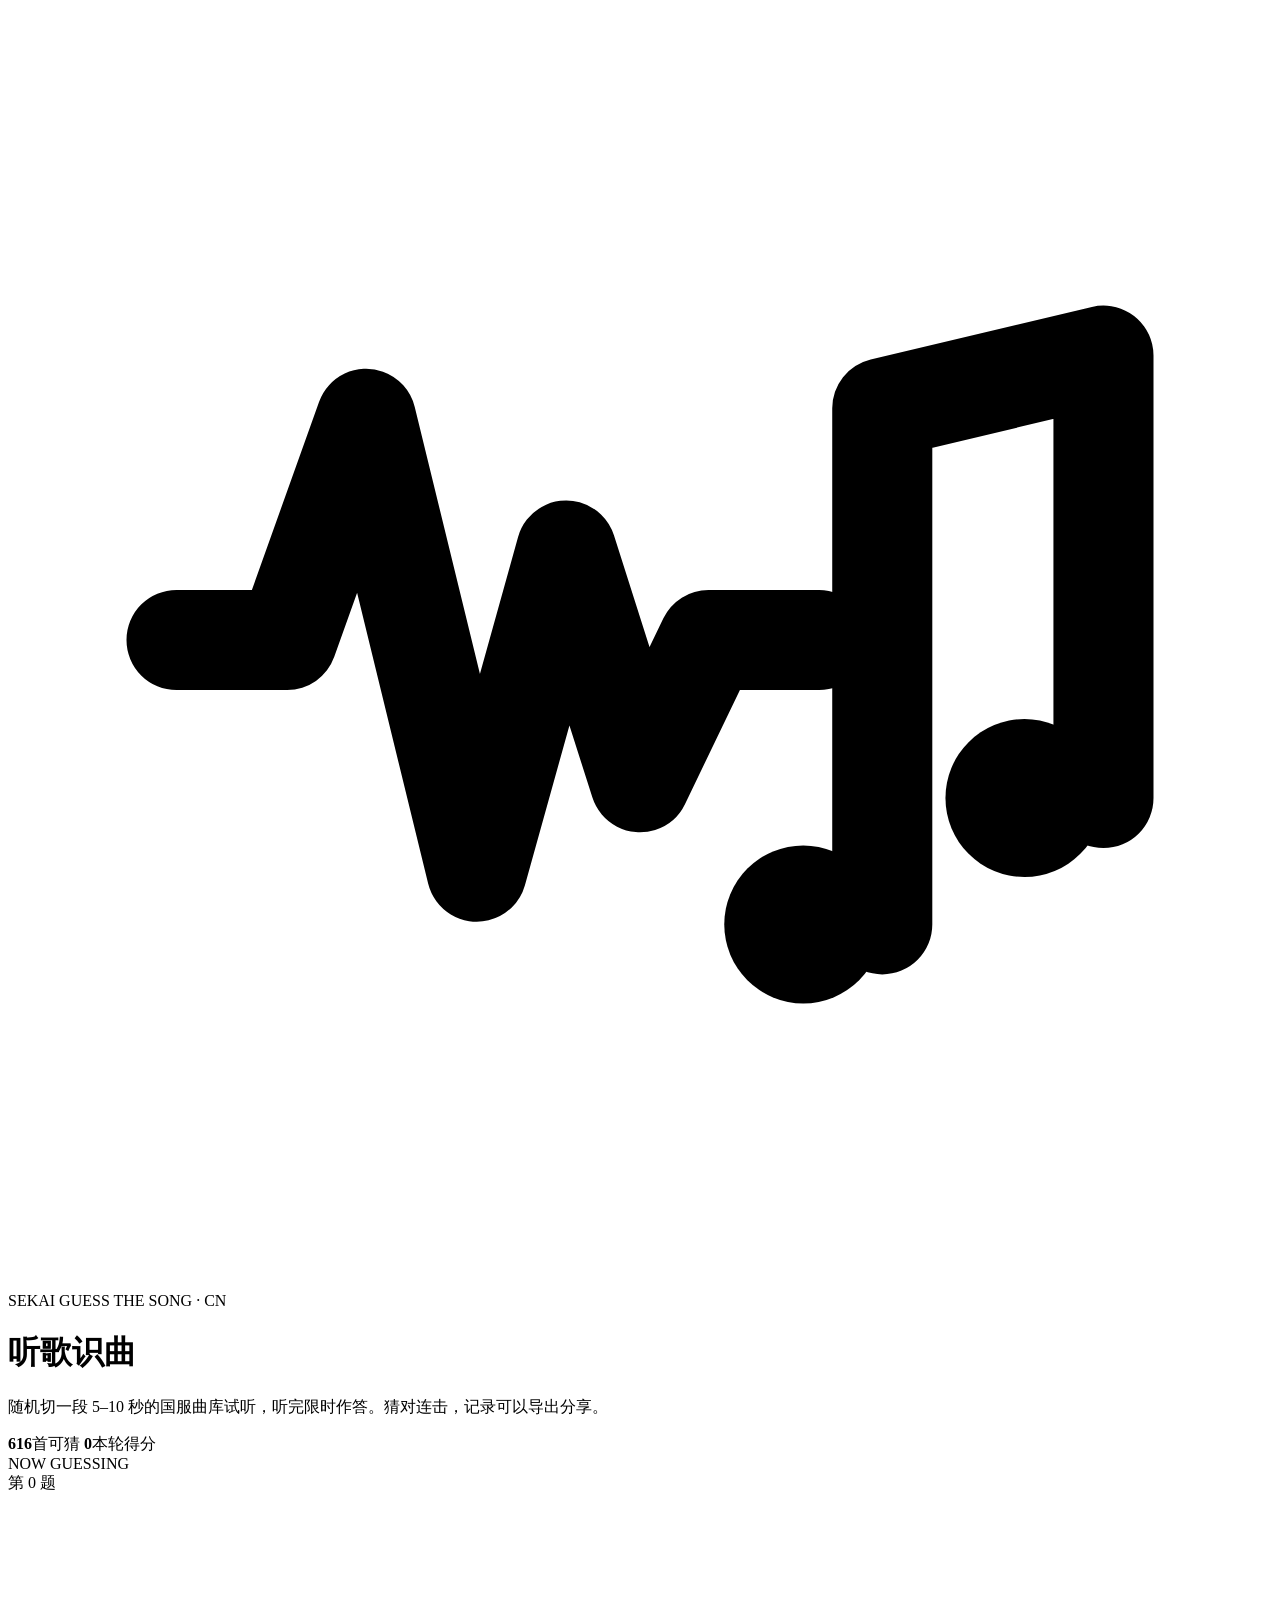
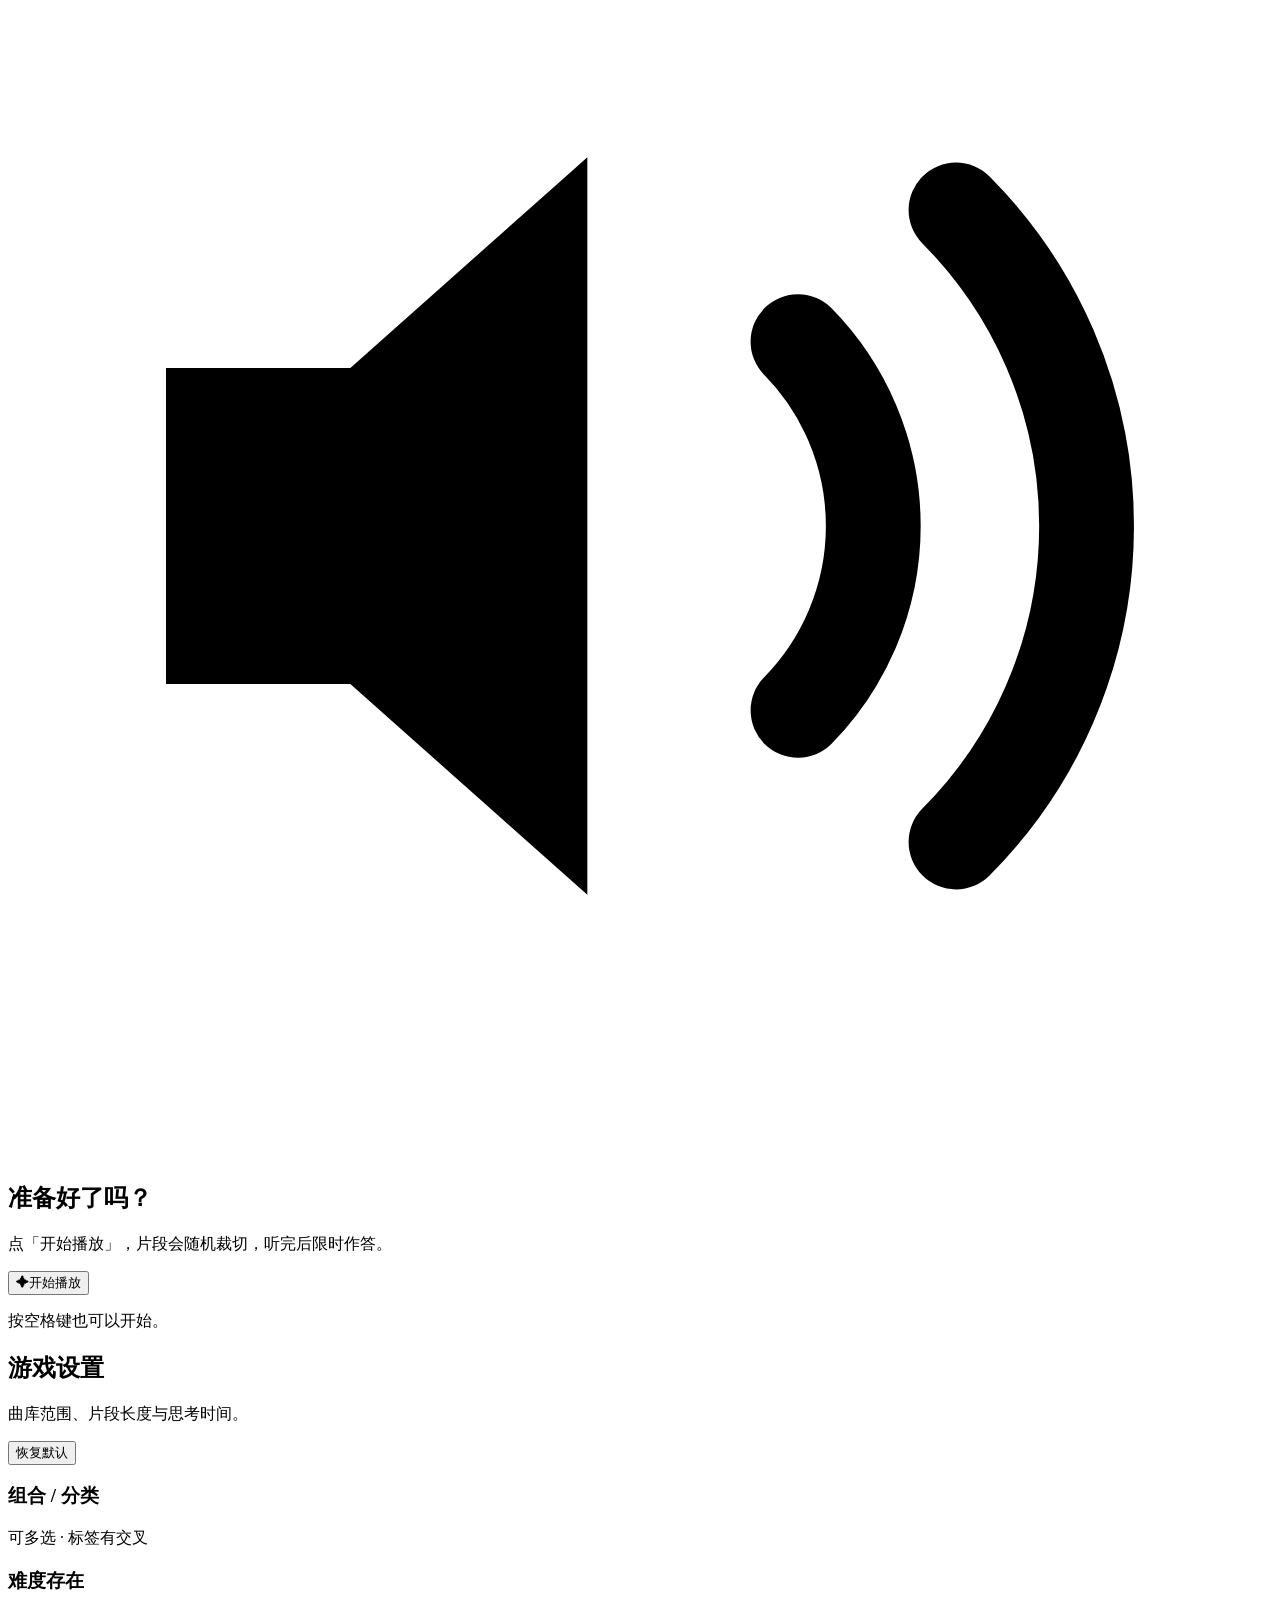
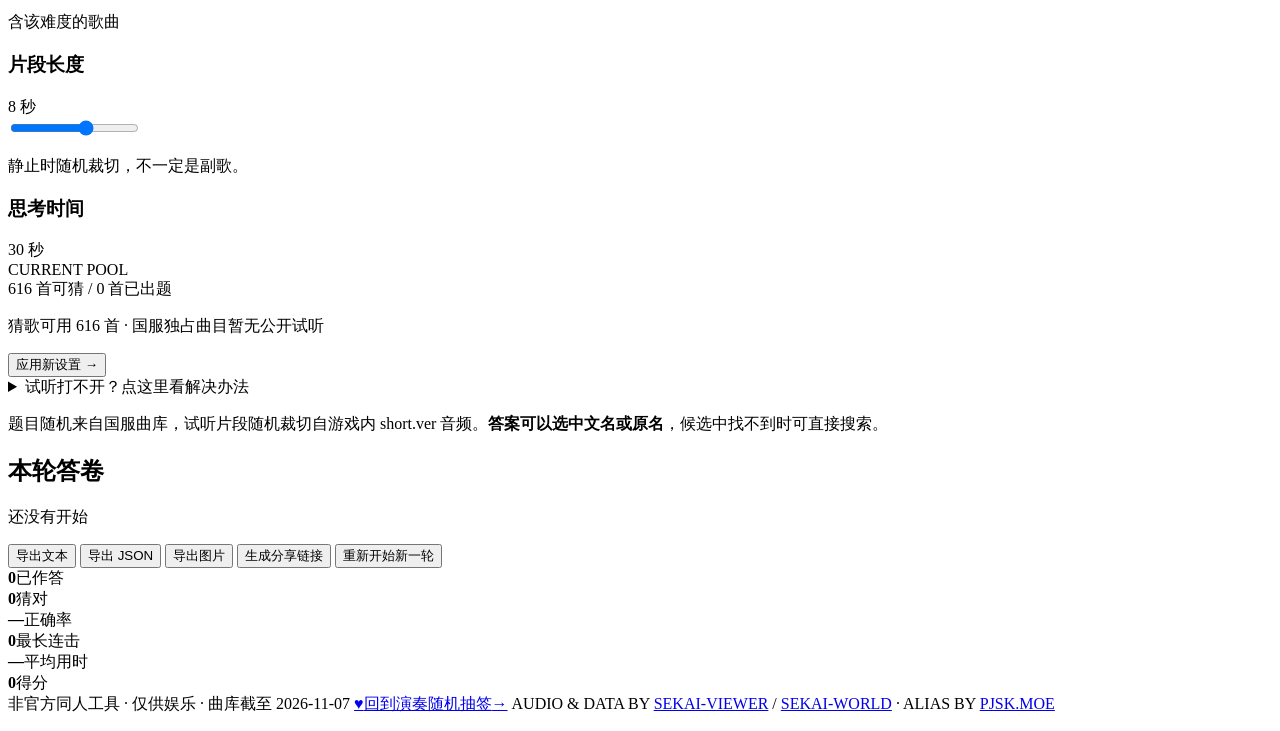
<file: src/quiz.template.html>
<!doctype html>
<html lang="zh-CN">
<head>
  <meta charset="utf-8">
  <meta name="viewport" content="width=device-width, initial-scale=1">
  <meta name="theme-color" content="#f4fbfa">
  <meta name="description" content="初音未来：缤纷舞台国服听歌识曲小游戏 — 随机切 5~10 秒试听片段，限时作答，支持自定义曲库范围、答题记录与结果导出。">
  <title>听歌识曲｜今天，演奏什么？· PJSK 国服</title>
  <link rel="icon" href="data:image/svg+xml,%3Csvg xmlns='http://www.w3.org/2000/svg' viewBox='0 0 64 64'%3E%3Crect width='64' height='64' rx='18' fill='%238f72d6'/%3E%3Cpath d='M25 40a8 8 0 1 1 6-14.5' stroke='white' stroke-width='5' fill='none' stroke-linecap='round'/%3E%3Ccircle cx='25' cy='42' r='6' fill='white'/%3E%3Cpath d='M42 22v18' stroke='white' stroke-width='5' stroke-linecap='round'/%3E%3Ccircle cx='42' cy='42' r='6' fill='white'/%3E%3C/svg%3E">
  <style>
/*__CSS__*/
  </style>
</head>
<body>
  <div class="app">
    <header class="hero">
      <div class="brand">
        <div class="brand-mark quiz-mark" aria-hidden="true">
          <svg viewBox="0 0 24 24" fill="none">
            <path d="M3.2 12h2.1l1.5-4.2 2.1 8.6 1.7-6.1 1.4 4.4 1.3-2.7h2.1" stroke="currentColor" stroke-width="1.9" stroke-linecap="round" stroke-linejoin="round"/>
            <path d="M16.6 17.4V7.6l4.2-1v8.4" stroke="currentColor" stroke-width="1.9" stroke-linecap="round" stroke-linejoin="round"/>
            <circle cx="15.1" cy="17.4" r="1.5" fill="currentColor"/>
            <circle cx="19.3" cy="15" r="1.5" fill="currentColor"/>
          </svg>
        </div>
        <div>
          <p class="kicker">SEKAI GUESS THE SONG · CN</p>
          <h1>听歌识曲</h1>
          <p class="lede">随机切一段 5–10 秒的国服曲库试听，听完限时作答。猜对连击，记录可以导出分享。</p>
        </div>
      </div>
      <div class="lib-badge" aria-label="猜歌曲库规模">
        <strong id="heroSongCount">616</strong><span>首可猜</span>
        <i aria-hidden="true"></i>
        <strong id="heroRoundCount">0</strong><span>本轮得分</span>
      </div>
    </header>

    <main class="layout quiz-layout">
      <section class="card stage quiz-stage" id="quizStage" aria-labelledby="quizStageTitle">
        <div class="stage-top">
          <span class="stage-label" id="quizStageTitle">NOW GUESSING</span>
          <div class="quiz-meta">
            <span class="round-pill" id="roundPill">第 0 题</span>
            <span class="streak-pill" id="streakPill" hidden>连击 0</span>
          </div>
        </div>

        <!-- 准备 / 暂停 -->
        <div class="quiz-intro" id="quizIntro">
          <div class="speaker" aria-hidden="true" id="speakerArt">
            <span></span><span></span><span></span><span></span><span></span><span></span>
            <svg viewBox="0 0 24 24" fill="none"><path d="M11 5 6.5 9H3v6h3.5L11 19V5z" fill="currentColor"/><path d="M15 8.5a5 5 0 0 1 0 7M18 6a8.5 8.5 0 0 1 0 12" stroke="currentColor" stroke-width="1.8" stroke-linecap="round"/></svg>
          </div>
          <h2 class="intro-title" id="introTitle">准备好了吗？</h2>
          <p class="intro-sub" id="introSub">点「开始播放」，片段会随机裁切，听完后限时作答。</p>
          <button type="button" class="draw-btn quiz-start" id="startBtn">
            <span class="btn-icon" aria-hidden="true">✦</span><span id="startBtnLabel">开始播放</span>
          </button>
          <p class="draw-hint" id="introHint">按空格键也可以开始。</p>
        </div>

        <!-- 播放中 -->
        <div class="quiz-play" id="quizPlay" hidden>
          <div class="speaker is-playing" id="speakerPlay" aria-hidden="true">
            <span></span><span></span><span></span><span></span><span></span><span></span>
            <svg viewBox="0 0 24 24" fill="none"><path d="M11 5 6.5 9H3v6h3.5L11 19V5z" fill="currentColor"/><path d="M15 8.5a5 5 0 0 1 0 7M18 6a8.5 8.5 0 0 1 0 12" stroke="currentColor" stroke-width="1.8" stroke-linecap="round"/></svg>
          </div>
          <p class="play-caption">片段播放中…</p>
          <div class="wave" id="wave" aria-hidden="true"></div>
          <p class="play-timer" id="playTimer">0.0 / 8.0 s</p>
          <button type="button" class="draw-btn ghost-draw" id="stopBtn"><span class="btn-icon" aria-hidden="true">■</span><span>立即作答</span></button>
        </div>

        <!-- 作答 -->
        <div class="quiz-answer" id="quizAnswer" hidden>
          <div class="timer-row">
            <span class="timer-label">思考时间</span>
            <div class="timer-bar"><div class="timer-fill" id="timerFill"></div></div>
            <span class="timer-num" id="timerNum">30s</span>
          </div>
          <div class="answer-search">
            <input type="search" id="answerInput" autocomplete="off" spellcheck="false" placeholder="输入歌名搜索（中文名 / 原名）" aria-label="选择答案">
            <div class="suggest" id="suggest" hidden></div>
            <div class="guess-echo" id="guessEcho" hidden></div>
            <div class="fuzzy-box" id="fuzzyBox" hidden></div>
          </div>
          <div class="answer-meta">
            <span id="pickInfo">候选里没有？直接输入歌名搜索</span>
            <div class="answer-actions">
              <button type="button" class="ghost-btn" id="skipBtn">放弃这题</button>
              <button type="button" class="draw-btn submit-btn" id="submitBtn" disabled><span class="btn-icon" aria-hidden="true">✓</span><span>确认答案</span></button>
            </div>
          </div>
          <p class="draw-hint" id="answerHint">打错字、拼错、只用一两个关键字也可以：输入后按 Enter 直接提交，系统会帮你模糊匹配。方向键选候选，Esc 收起。</p>
        </div>

        <!-- 揭晓 -->
        <div class="quiz-reveal" id="quizReveal" hidden>
          <div class="reveal-head">
            <span class="reveal-badge" id="revealBadge">猜对了</span>
            <span class="reveal-note" id="revealNote"></span>
          </div>
          <div class="result-inner">
            <div class="cover" id="cover" aria-hidden="true">
              <img class="cover-img" id="coverImg" alt="" hidden>
              <span class="cover-note" id="coverNote">♪</span>
              <span class="cover-append" id="coverAppend" hidden>APPEND</span>
            </div>
            <div class="result-copy">
              <div class="result-kicker">
                <span id="revealDate">2026-11-07</span>
                <span class="dot-sep" aria-hidden="true"></span>
                <span id="revealFragment" hidden>片段 12.0 – 19.0 s</span>
              </div>
              <h2 class="song-title" id="songTitle">曲名</h2>
              <p class="song-original" id="songOriginal"></p>
              <div class="result-tags" id="resultTags"></div>
            </div>
          </div>
          <div class="reveal-actions">
            <button type="button" class="draw-btn next-btn" id="nextBtn"><span class="btn-icon" aria-hidden="true">✦</span><span>下一题</span><span class="key" aria-hidden="true">SPACE</span></button>
            <button type="button" class="mini-action" id="replayBtn">重听这一段</button>
          </div>
        </div>

        <div class="actions-row quiz-underline" id="quizUnderline" hidden>
          <label class="switch">
            <input type="checkbox" id="hardcore">
            <span class="switch-track" aria-hidden="true"></span>
            <span>极限模式（一次机会 · 不显示进度）</span>
          </label>
          <button type="button" class="ghost-btn" id="stopGame">结束本轮</button>
        </div>
      </section>

      <aside class="card filters" aria-labelledby="quizFiltersTitle">
        <div class="filters-head">
          <div>
            <h2 id="quizFiltersTitle">游戏设置</h2>
            <p>曲库范围、片段长度与思考时间。</p>
          </div>
          <button type="button" class="reset-link" id="resetAll">恢复默认</button>
        </div>

        <div class="filter-group">
          <div class="label-row"><h3>组合 / 分类</h3><span id="groupHint">可多选 · 标签有交叉</span></div>
          <div class="chips" id="groupChips" role="group" aria-label="组合筛选"></div>
        </div>

        <div class="filter-group">
          <div class="label-row"><h3>难度存在</h3><span>含该难度的歌曲</span></div>
          <div class="chips" id="difficultyChips" role="group" aria-label="难度筛选"></div>
        </div>

        <div class="filter-group">
          <div class="label-row"><h3>片段长度</h3><span id="clipValue">8 秒</span></div>
          <input type="range" id="clipRange" min="5" max="10" value="8" step="1" aria-label="片段长度">
          <p class="range-note">静止时随机裁切，不一定是副歌。</p>
        </div>

        <div class="filter-group">
          <div class="label-row"><h3>思考时间</h3><span id="thinkValue">30 秒</span></div>
          <div class="chips think-chips" id="thinkChips" role="group" aria-label="思考时间"></div>
        </div>

        <div class="pool-box">
          <div class="pool-label">CURRENT POOL</div>
          <div class="pool-line">
            <span class="pool-count" id="poolCount">616</span>
            <span class="pool-unit">首可猜</span>
            <span class="pool-slash">/</span>
            <span class="pool-count pool-chart" id="playedCount">0</span>
            <span class="pool-unit">首已出题</span>
          </div>
          <p class="pool-sub" id="poolSub">猜歌可用 616 首 · 国服独占曲目暂无公开试听</p>
          <button type="button" class="view-pool" id="changeSettings">应用新设置 <span aria-hidden="true">→</span></button>
          <details class="audio-help" id="audioHelp">
            <summary id="openAudioHelp">试听打不开？点这里看解决办法</summary>
            <div class="audio-help-body">
              <p>试听音频托管在 <code>storage.sekai.best</code>，它会按来源站拦截浏览器请求：<b>本地打开、同名来源</b>能播，<code>github.io</code> / <code>pages.dev</code> 这类公开托管常被拒绝。</p>
              <ol>
                <li><b>自己搭个反代</b>（Cloudflare Worker / 自己的服务器），把请求转发到 <code>https://storage.sekai.best/sekai-jp-assets/music/short/</code>，然后在本页网址加上 <code>?audio=你的反代地址</code>。多个地址用英文逗号分隔，会按顺序尝试。</li>
                <li><b>把页面下载到本地</b>双击打开，实测可以直接播放。</li>
              </ol>
              <p class="audio-help-note">音频拿不到时页面会自动切到「无音频出题模式」，不会影响猜歌、计分和记录。</p>
              <div class="audio-diag">
                <button type="button" class="audio-diag-btn" id="audioDiagBtn">运行音频自检</button>
                <button type="button" class="audio-diag-btn audio-reset-btn" id="audioResetBtn">重置音频设置</button>
                <pre class="audio-diag-out" id="audioDiagOut" hidden></pre>
              </div>
            </div>
          </details>
        </div>
        <p class="note">题目随机来自国服曲库，试听片段随机裁切自游戏内 short.ver 音频。<b>答案可以选中文名或原名</b>，候选中找不到时可直接搜索。</p>
      </aside>
    </main>

    <section class="card stats-card" aria-labelledby="statsTitle">
      <div class="stats-head">
        <div>
          <h2 id="statsTitle">本轮答卷</h2>
          <p id="statsMeta">还没有开始</p>
        </div>
        <div class="stats-actions">
          <button type="button" class="ghost-btn" data-export="text">导出文本</button>
          <button type="button" class="ghost-btn" data-export="json">导出 JSON</button>
          <button type="button" class="ghost-btn" data-export="image">导出图片</button>
          <button type="button" class="mini-action" id="shareBtn">生成分享链接</button>
          <button type="button" class="mini-action new-run-btn" id="newRunBtn">重新开始新一轮</button>
        </div>
      </div>
      <div class="stats-grid">
        <div class="stat"><strong id="statAnswered">0</strong><span>已作答</span></div>
        <div class="stat"><strong id="statCorrect">0</strong><span>猜对</span></div>
        <div class="stat"><strong id="statRate">—</strong><span>正确率</span></div>
        <div class="stat"><strong id="statStreak">0</strong><span>最长连击</span></div>
        <div class="stat"><strong id="statAvg">—</strong><span>平均用时</span></div>
        <div class="stat"><strong id="statScore">0</strong><span>得分</span></div>
      </div>
      <div class="rounds" id="rounds"></div>
      <canvas id="shareCanvas" width="1080" height="1500" hidden></canvas>
    </section>

    <footer class="footer">
      <span>非官方同人工具 · 仅供娱乐 · 曲库截至 <span id="dataDate">2026-11-07</span></span>
      <a class="sibling-link" href="index.html"><span class="sibling-icon" aria-hidden="true">♥</span><span>回到演奏随机抽签</span><span aria-hidden="true">→</span></a>
      <span class="footer-mark"><i aria-hidden="true"></i> AUDIO &amp; DATA BY <a href="https://github.com/Sekai-World/sekai-viewer" target="_blank" rel="noreferrer">SEKAI-VIEWER</a> / <a href="https://github.com/Sekai-World/sekai-master-db-cn-diff" target="_blank" rel="noreferrer">SEKAI-WORLD</a> · ALIAS BY <a href="https://pjsk.moe/zh-cn/" target="_blank" rel="noreferrer">PJSK.MOE</a></span>
    </footer>
  </div>

  <audio id="audio" preload="auto" crossorigin="anonymous"></audio>
  <div id="shareCard" class="share-card" hidden aria-hidden="true"></div>
  <div class="toast" id="toast" role="status" aria-live="polite"></div>
  <p id="liveSummary" class="sr-only" aria-live="polite"></p>

  <script type="application/json" id="libraryData">__LIBRARY_JSON__</script>
  <script type="application/json" id="titlePairs">__TITLE_PAIRS__</script>
  <script type="application/json" id="titleAliases">__TITLE_ALIASES__</script>
  <script>
/*__JS__*/
  </script>
</body>
</html>
</file>
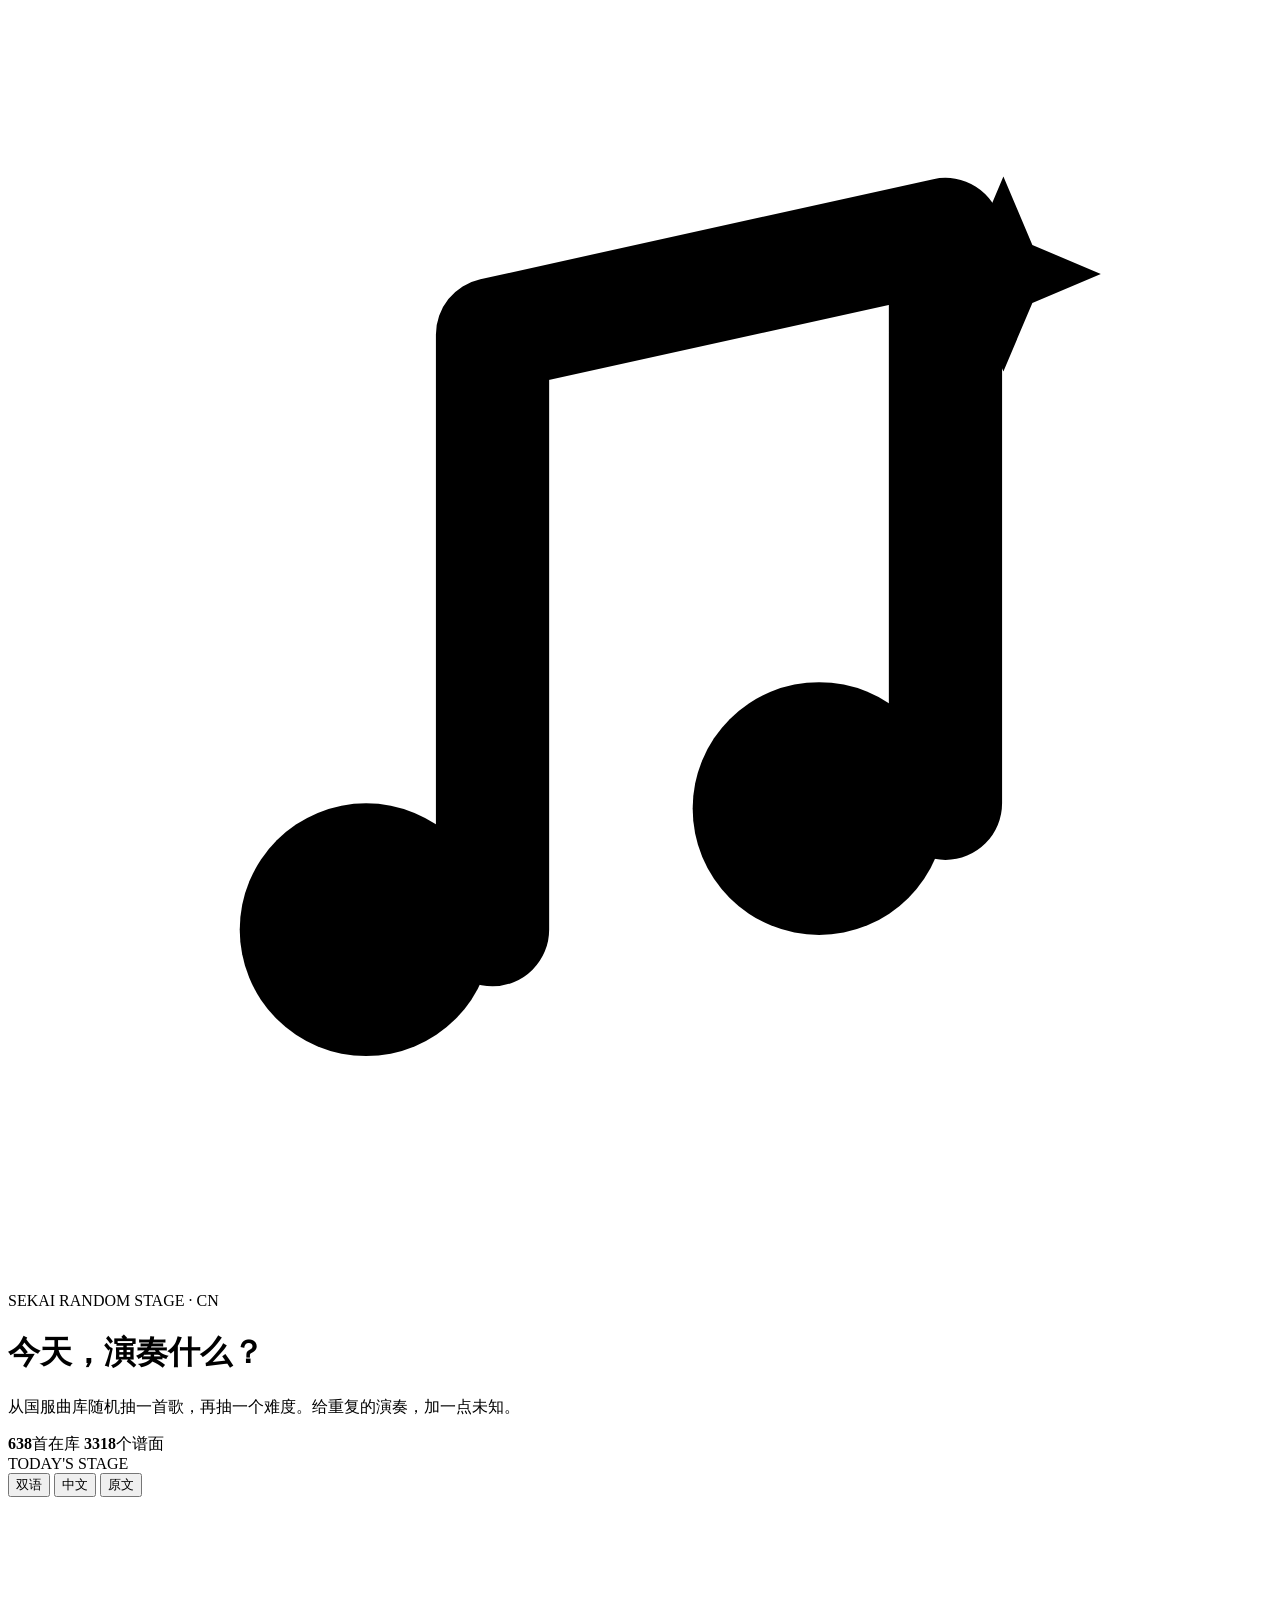
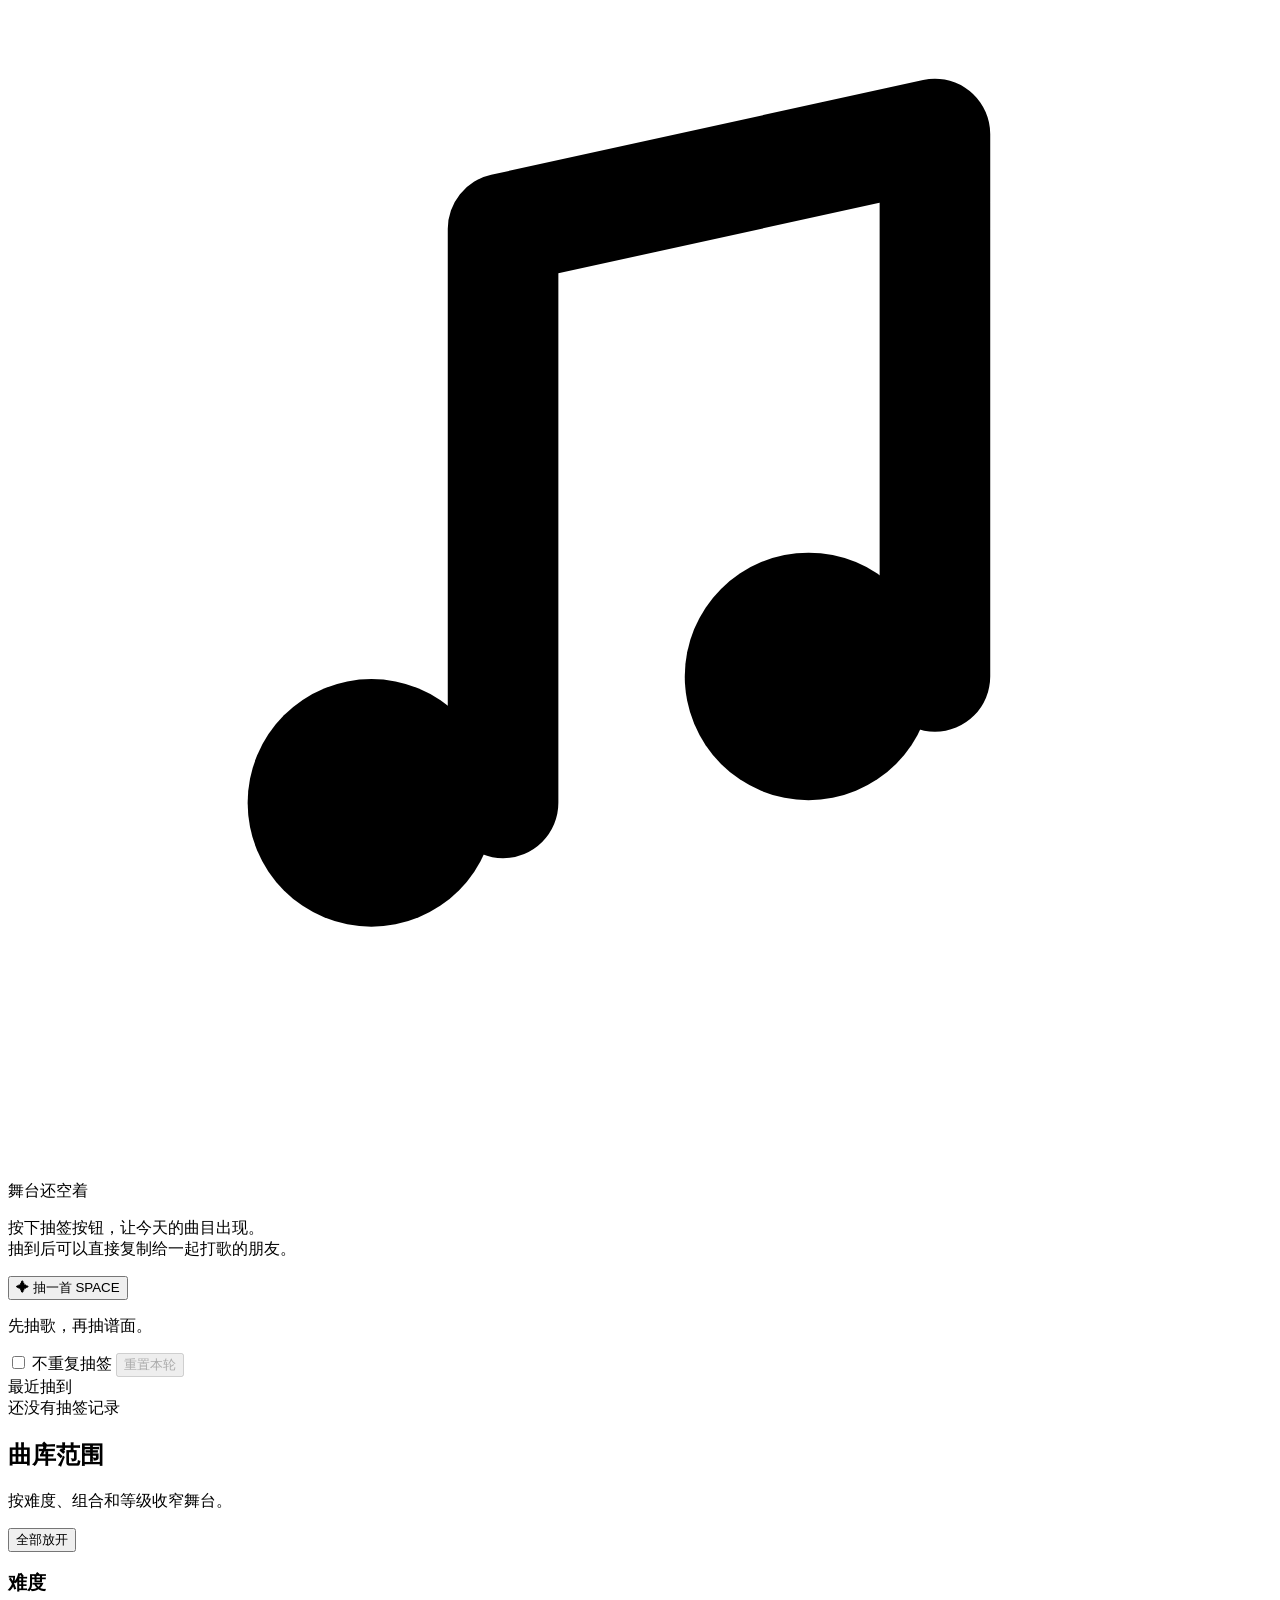
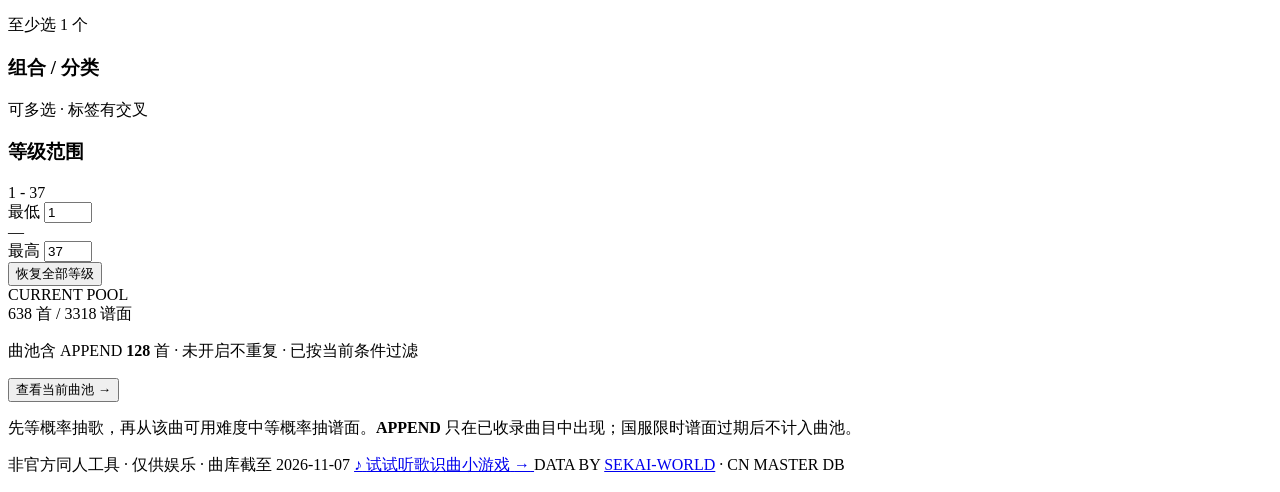
<file: src/template.html>
<!doctype html>
<html lang="zh-CN">
<head>
  <meta charset="utf-8">
  <meta name="viewport" content="width=device-width, initial-scale=1">
  <meta name="theme-color" content="#f4fbfa">
  <meta name="description" content="初音未来：缤纷舞台国服随机曲目抽签工具 — 638 首在库曲目，支持难度、组合、等级筛选与 APPEND。">
  <title>今天，演奏什么？｜PJSK 国服随机抽签</title>
  <link rel="icon" href="data:image/svg+xml,%3Csvg xmlns='http://www.w3.org/2000/svg' viewBox='0 0 64 64'%3E%3Crect width='64' height='64' rx='18' fill='%231fb8aa'/%3E%3Cpath d='M27 43V18l20-4v22' stroke='white' stroke-width='5' stroke-linecap='round' stroke-linejoin='round' fill='none'/%3E%3Ccircle cx='21' cy='44' r='6' fill='white'/%3E%3Ccircle cx='41' cy='37' r='6' fill='white'/%3E%3C/svg%3E">
  <style>
/*__CSS__*/
  </style>
</head>
<body>
  <div class="app">
    <header class="hero">
      <div class="brand">
        <div class="brand-mark" aria-hidden="true">
          <svg viewBox="0 0 24 24" fill="none">
            <path d="M9.2 17.5V6.2l8.6-1.9v10.8" stroke="currentColor" stroke-width="2.15" stroke-linecap="round" stroke-linejoin="round"/>
            <circle cx="6.8" cy="17.5" r="2.4" fill="currentColor"/>
            <circle cx="15.4" cy="15.2" r="2.4" fill="currentColor"/>
            <path d="M18.9 3.2l.55 1.3 1.3.55-1.3.55-.55 1.3-.55-1.3-1.3-.55 1.3-.55.55-1.3z" fill="currentColor"/>
          </svg>
        </div>
        <div>
          <p class="kicker">SEKAI RANDOM STAGE · CN</p>
          <h1>今天，演奏什么？</h1>
          <p class="lede">从国服曲库随机抽一首歌，再抽一个难度。给重复的演奏，加一点未知。</p>
        </div>
      </div>
      <div class="lib-badge" aria-label="当前曲库规模">
        <strong id="heroSongCount">638</strong><span>首在库</span>
        <i aria-hidden="true"></i>
        <strong id="heroChartCount">3318</strong><span>个谱面</span>
      </div>
    </header>

    <main class="layout">
      <section class="card stage" aria-labelledby="stageTitle">
        <div class="stage-top">
          <span class="stage-label" id="stageTitle">TODAY'S STAGE</span>
          <div class="segmented" role="group" aria-label="曲名显示方式">
            <button type="button" data-name-mode="both" aria-pressed="true">双语</button>
            <button type="button" data-name-mode="cn" aria-pressed="false">中文</button>
            <button type="button" data-name-mode="orig" aria-pressed="false">原文</button>
          </div>
        </div>

        <div class="result" id="resultCard">
          <div class="result-placeholder" id="resultPlaceholder">
            <div class="disc" aria-hidden="true">
              <svg viewBox="0 0 24 24" fill="none">
                <path d="M9.4 17.2V6.3l8.2-1.8v10.3" stroke="currentColor" stroke-width="2.1" stroke-linecap="round" stroke-linejoin="round"/>
                <circle cx="6.9" cy="17.2" r="2.35" fill="currentColor"/>
                <circle cx="15.2" cy="14.8" r="2.35" fill="currentColor"/>
              </svg>
            </div>
            <p class="placeholder-title">舞台还空着</p>
            <p class="placeholder-sub">按下抽签按钮，让今天的曲目出现。<br>抽到后可以直接复制给一起打歌的朋友。</p>
            <div class="placeholder-spark" aria-hidden="true"><i></i><i></i><i></i></div>
          </div>

          <div class="result-content" id="resultContent" hidden>
            <div class="result-inner">
              <div class="cover" id="cover" aria-hidden="true">
                <img class="cover-img" id="coverImg" alt="" hidden>
                <span class="cover-note" id="coverNote">♪</span>
                <span class="cover-append" id="coverAppend" hidden>APPEND</span>
              </div>
              <div class="result-copy">
                <div class="result-kicker">
                  <span id="resultNo">第 1 抽</span>
                  <span class="dot-sep" aria-hidden="true"></span>
                  <span id="resultDate">2026-11-03</span>
                </div>
                <h2 class="song-title" id="songTitle">曲名</h2>
                <p class="song-original" id="songOriginal"></p>
                <div class="result-tags" id="resultTags"></div>
              </div>
            </div>
            <div class="result-foot">
              <span id="releaseInfo"></span>
              <button type="button" class="mini-action" id="copyBtn">复制结果</button>
            </div>
          </div>
        </div>

        <button type="button" class="draw-btn" id="drawBtn">
          <span class="btn-icon" aria-hidden="true">✦</span>
          <span id="drawBtnLabel">抽一首</span>
          <span class="key" aria-hidden="true">SPACE</span>
        </button>
        <p class="draw-hint" id="drawHint">先抽歌，再抽谱面。</p>

        <div class="actions-row">
          <label class="switch">
            <input type="checkbox" id="noRepeat">
            <span class="switch-track" aria-hidden="true"></span>
            <span>不重复抽签</span>
          </label>
          <button type="button" class="ghost-btn" id="resetRound" disabled>重置本轮</button>
        </div>

        <div class="history">
          <div class="history-head">
            <span>最近抽到</span>
            <button type="button" class="ghost-btn" id="clearHistory" hidden>清空</button>
          </div>
          <div class="history-list" id="historyList">
            <span class="history-empty">还没有抽签记录</span>
          </div>
        </div>
      </section>

      <aside class="card filters" aria-labelledby="filtersTitle">
        <div class="filters-head">
          <div>
            <h2 id="filtersTitle">曲库范围</h2>
            <p>按难度、组合和等级收窄舞台。</p>
          </div>
          <button type="button" class="reset-link" id="resetFilters">全部放开</button>
        </div>

        <div class="filter-group">
          <div class="label-row">
            <h3>难度</h3>
            <span>至少选 1 个</span>
          </div>
          <div class="chips" id="difficultyChips" role="group" aria-label="难度筛选"></div>
        </div>

        <div class="filter-group">
          <div class="label-row">
            <h3>组合 / 分类</h3>
            <span>可多选 · 标签有交叉</span>
          </div>
          <div class="chips" id="groupChips" role="group" aria-label="组合筛选"></div>
        </div>

        <div class="filter-group">
          <div class="label-row">
            <h3>等级范围</h3>
            <span id="levelSummary">1 - 37</span>
          </div>
          <div class="level-range">
            <div class="level-field">
              <label for="minLevel">最低</label>
              <input type="number" id="minLevel" min="1" max="37" value="1" inputmode="numeric">
            </div>
            <span class="level-tilde" aria-hidden="true">—</span>
            <div class="level-field">
              <label for="maxLevel">最高</label>
              <input type="number" id="maxLevel" min="1" max="37" value="37" inputmode="numeric">
            </div>
          </div>
          <button type="button" class="all-level" id="allLevels">恢复全部等级</button>
        </div>

        <div class="pool-box">
          <div class="pool-label">CURRENT POOL</div>
          <div class="pool-line">
            <span class="pool-count" id="poolCount">638</span>
            <span class="pool-unit">首</span>
            <span class="pool-slash">/</span>
            <span class="pool-count pool-chart" id="chartCount">3318</span>
            <span class="pool-unit">谱面</span>
          </div>
          <p class="pool-sub" id="poolSub">曲池含 APPEND <b>128</b> 首 · 未开启不重复 · 已按当前条件过滤</p>
          <button type="button" class="view-pool" id="openPool">查看当前曲池 <span aria-hidden="true">→</span></button>
        </div>

        <p class="note">先等概率抽歌，再从该曲可用难度中等概率抽谱面。<b>APPEND</b> 只在已收录曲目中出现；国服限时谱面过期后不计入曲池。</p>
      </aside>
    </main>

    <footer class="footer">
      <span>非官方同人工具 · 仅供娱乐 · 曲库截至 <span id="dataDate">2026-11-07</span></span>
      <a class="sibling-link" href="quiz.html">
        <span class="sibling-icon" aria-hidden="true">♪</span>
        <span>试试听歌识曲小游戏</span>
        <span aria-hidden="true">→</span>
      </a>
      <span class="footer-mark"><i aria-hidden="true"></i> DATA BY <a href="https://github.com/Sekai-World/sekai-master-db-cn-diff" target="_blank" rel="noreferrer">SEKAI-WORLD</a> · CN MASTER DB</span>
    </footer>
  </div>

  <dialog id="poolDialog" aria-labelledby="poolDialogTitle">
    <div class="dialog-shell">
      <div class="dialog-head">
        <div>
          <p class="kicker">LIBRARY</p>
          <h2 id="poolDialogTitle">当前曲池</h2>
          <p id="poolDialogCount">638 首可抽</p>
        </div>
        <button type="button" class="dialog-close" id="closePool" aria-label="关闭曲池">×</button>
      </div>
      <div class="dialog-tools">
        <input type="search" id="poolSearch" placeholder="搜索中文名 / 原名 / 组合" aria-label="搜索曲池">
      </div>
      <div class="pool-list" id="poolList"></div>
    </div>
  </dialog>

  <div class="toast" id="toast" role="status" aria-live="polite"></div>
  <p id="liveSummary" class="sr-only" aria-live="polite"></p>

  <script type="application/json" id="libraryData">__LIBRARY_JSON__</script>
  <script>
/*__JS__*/
  </script>
</body>
</html>
</file>
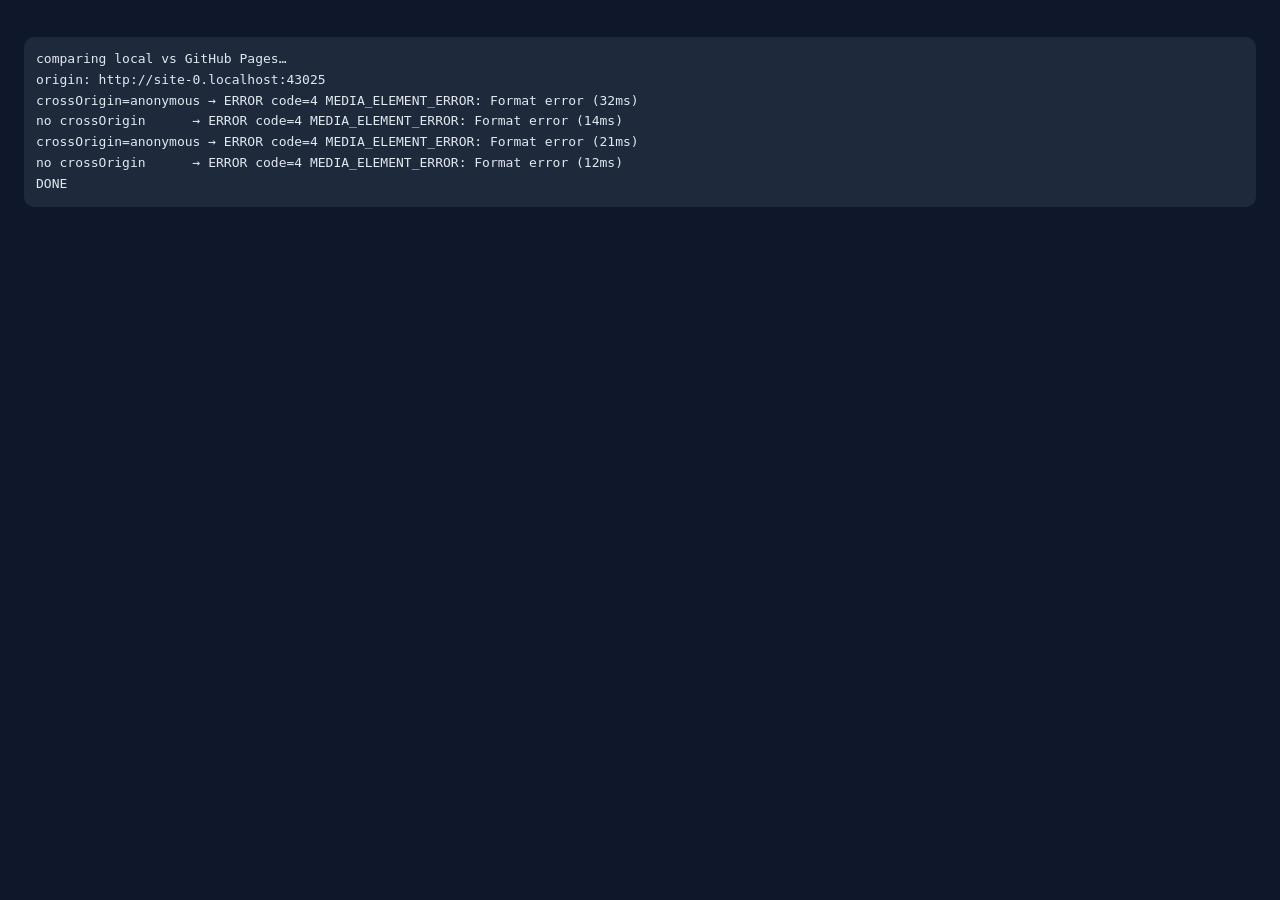
<file: tools/probe_cmp.html>
<!doctype html>
<html><head><meta charset="utf-8"><title>compare</title>
<style>body{font:13px/1.6 system-ui;background:#0f172a;color:#e2e8f0;padding:16px}
pre{white-space:pre-wrap;background:#1e293b;padding:12px;border-radius:10px}</style>
</head>
<body><pre id="out">comparing local vs GitHub Pages…</pre>
<script>
const out = (m) => { document.getElementById('out').textContent += '\n' + m; };
const URL_ = 'https://storage.sekai.best/sekai-jp-assets/music/short/0047_01/0047_01_short.mp3';
function testAudio(cross) {
  return new Promise((resolve) => {
    const a = new Audio();
    if (cross) a.crossOrigin = 'anonymous';
    const t0 = performance.now();
    let done = false;
    const finish = (m) => { if (done) return; done = true; out((cross ? 'crossOrigin=anonymous ' : 'no crossOrigin      ') + '→ ' + m + ' (' + Math.round(performance.now() - t0) + 'ms)'); resolve(); };
    a.addEventListener('loadedmetadata', () => finish('loaded duration=' + a.duration.toFixed(1)));
    a.addEventListener('error', () => finish('ERROR code=' + (a.error && a.error.code) + ' ' + (a.error && a.error.message)));
    setTimeout(() => finish('TIMEOUT networkState=' + a.networkState + ' readyState=' + a.readyState), 12000);
    a.src = URL_;
    a.load();
  });
}
(async () => {
  out('origin: ' + location.origin);
  for (let i = 0; i < 2; i += 1) {
    await testAudio(true);
    await testAudio(false);
  }
  out('DONE');
})();
</script>
</body></html>
</file>
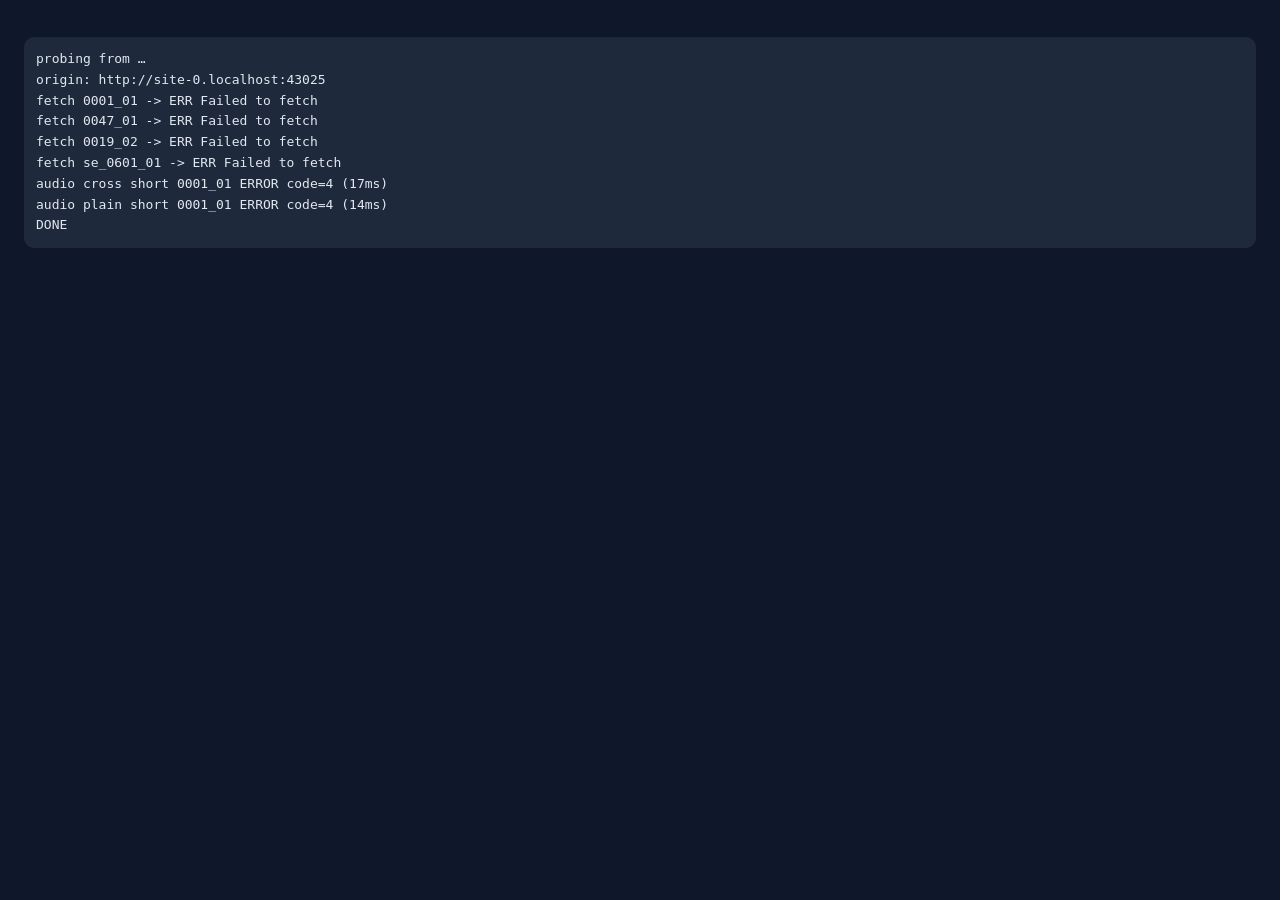
<file: tools/probe_ghp.html>
<!doctype html>
<html><head><meta charset="utf-8"><title>probe from github pages</title>
<style>body{font:13px/1.6 system-ui;background:#0f172a;color:#e2e8f0;padding:16px}
pre{white-space:pre-wrap;background:#1e293b;padding:12px;border-radius:10px}</style>
</head>
<body><pre id="out">probing from …</pre>
<script>
const out = (m) => { document.getElementById('out').textContent += '\n' + m; };
out('origin: ' + location.origin);
const BASE = 'https://storage.sekai.best/sekai-jp-assets/music/short/';
const IDS = ['0001_01', '0047_01', '0019_02', 'se_0601_01'];
(async () => {
  for (const id of IDS) {
    const url = BASE + id + '/' + id + '_short.mp3';
    try {
      const r = await fetch(url, { method: 'GET', headers: { Range: 'bytes=0-1' } });
      out('fetch ' + id + ' -> ' + r.status + ' ' + r.headers.get('content-type') + ' acao=' + (r.headers.get('access-control-allow-origin') || 'none'));
    } catch (e) {
      out('fetch ' + id + ' -> ERR ' + e.message);
    }
  }
  for (const cross of [true, false]) {
    await new Promise((resolve) => {
      const a = new Audio();
      if (cross) a.crossOrigin = 'anonymous';
      const t0 = performance.now();
      let done = false;
      const finish = (m) => { if (done) return; done = true; out('audio ' + (cross ? 'cross ' : 'plain ') + BASE.split('/').slice(-2, -1)[0] + ' 0001_01 ' + m + ' (' + Math.round(performance.now() - t0) + 'ms)'); resolve(); };
      a.addEventListener('loadedmetadata', () => finish('loaded ' + a.duration.toFixed(1) + 's'));
      a.addEventListener('error', () => finish('ERROR code=' + (a.error && a.error.code)));
      setTimeout(() => finish('TIMEOUT rs=' + a.readyState + ' ns=' + a.networkState), 12000);
      a.src = BASE + '0001_01/0001_01_short.mp3';
      a.load();
    });
  }
  out('DONE');
})();
</script>
</body></html>
</file>
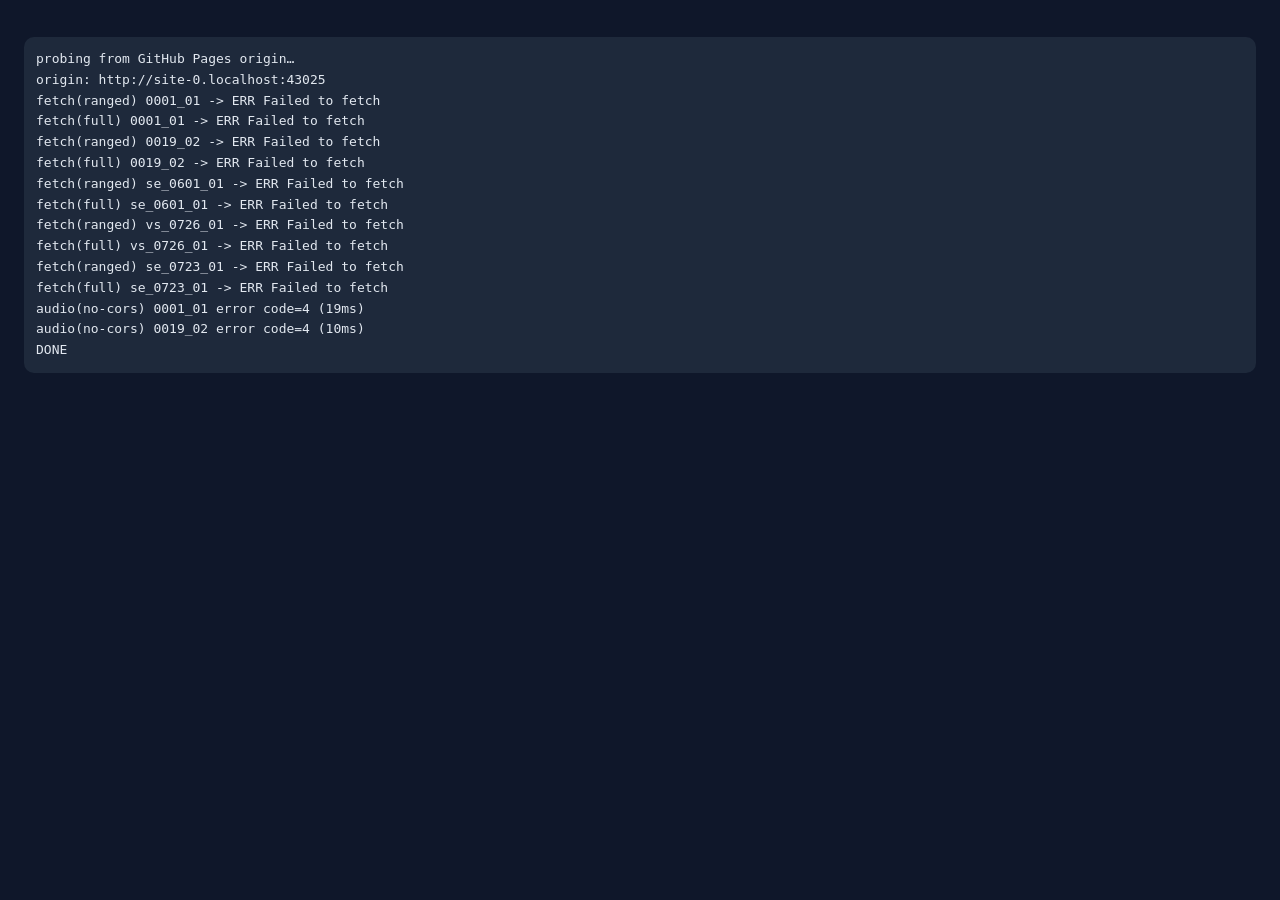
<file: tools/probe_pages.html>
<!doctype html>
<html><head><meta charset="utf-8"><title>cdn probe</title>
<style>body{font:13px/1.6 system-ui;background:#0f172a;color:#e2e8f0;padding:16px}
pre{white-space:pre-wrap;background:#1e293b;padding:12px;border-radius:10px}</style>
</head>
<body><pre id="out">probing from GitHub Pages origin…</pre>
<script>
const out = (m) => { document.getElementById('out').textContent += '\n' + m; };
const BASE = 'https://storage.sekai.best/sekai-jp-assets/music/short/';
const IDS = ['0001_01', '0019_02', 'se_0601_01', 'vs_0726_01', 'se_0723_01'];
(async () => {
  out('origin: ' + location.origin);
  for (const id of IDS) {
    const url = BASE + id + '/' + id + '_short.mp3';
    try {
      const r = await fetch(url, { method: 'GET', headers: { Range: 'bytes=0-1' } });
      out('fetch(ranged) ' + id + ' -> ' + r.status + ' type=' + r.headers.get('content-type'));
    } catch (e) {
      out('fetch(ranged) ' + id + ' -> ERR ' + e.message);
    }
    try {
      const r2 = await fetch(url);
      out('fetch(full) ' + id + ' -> ' + r2.status);
    } catch (e) {
      out('fetch(full) ' + id + ' -> ERR ' + e.message);
    }
  }
  // audio element test without crossOrigin
  for (const id of ['0001_01', '0019_02']) {
    await new Promise((resolve) => {
      const a = new Audio();
      const t0 = performance.now();
      const done = (m) => { out('audio(no-cors) ' + id + ' ' + m + ' (' + Math.round(performance.now() - t0) + 'ms)'); resolve(); };
      a.onloadedmetadata = () => done('loaded duration=' + a.duration.toFixed(1));
      a.onerror = () => done('error code=' + (a.error && a.error.code));
      setTimeout(() => done('timeout'), 8000);
      a.src = BASE + id + '/' + id + '_short.mp3';
      a.load();
    });
  }
  out('DONE');
})();
</script>
</body></html>
</file>
